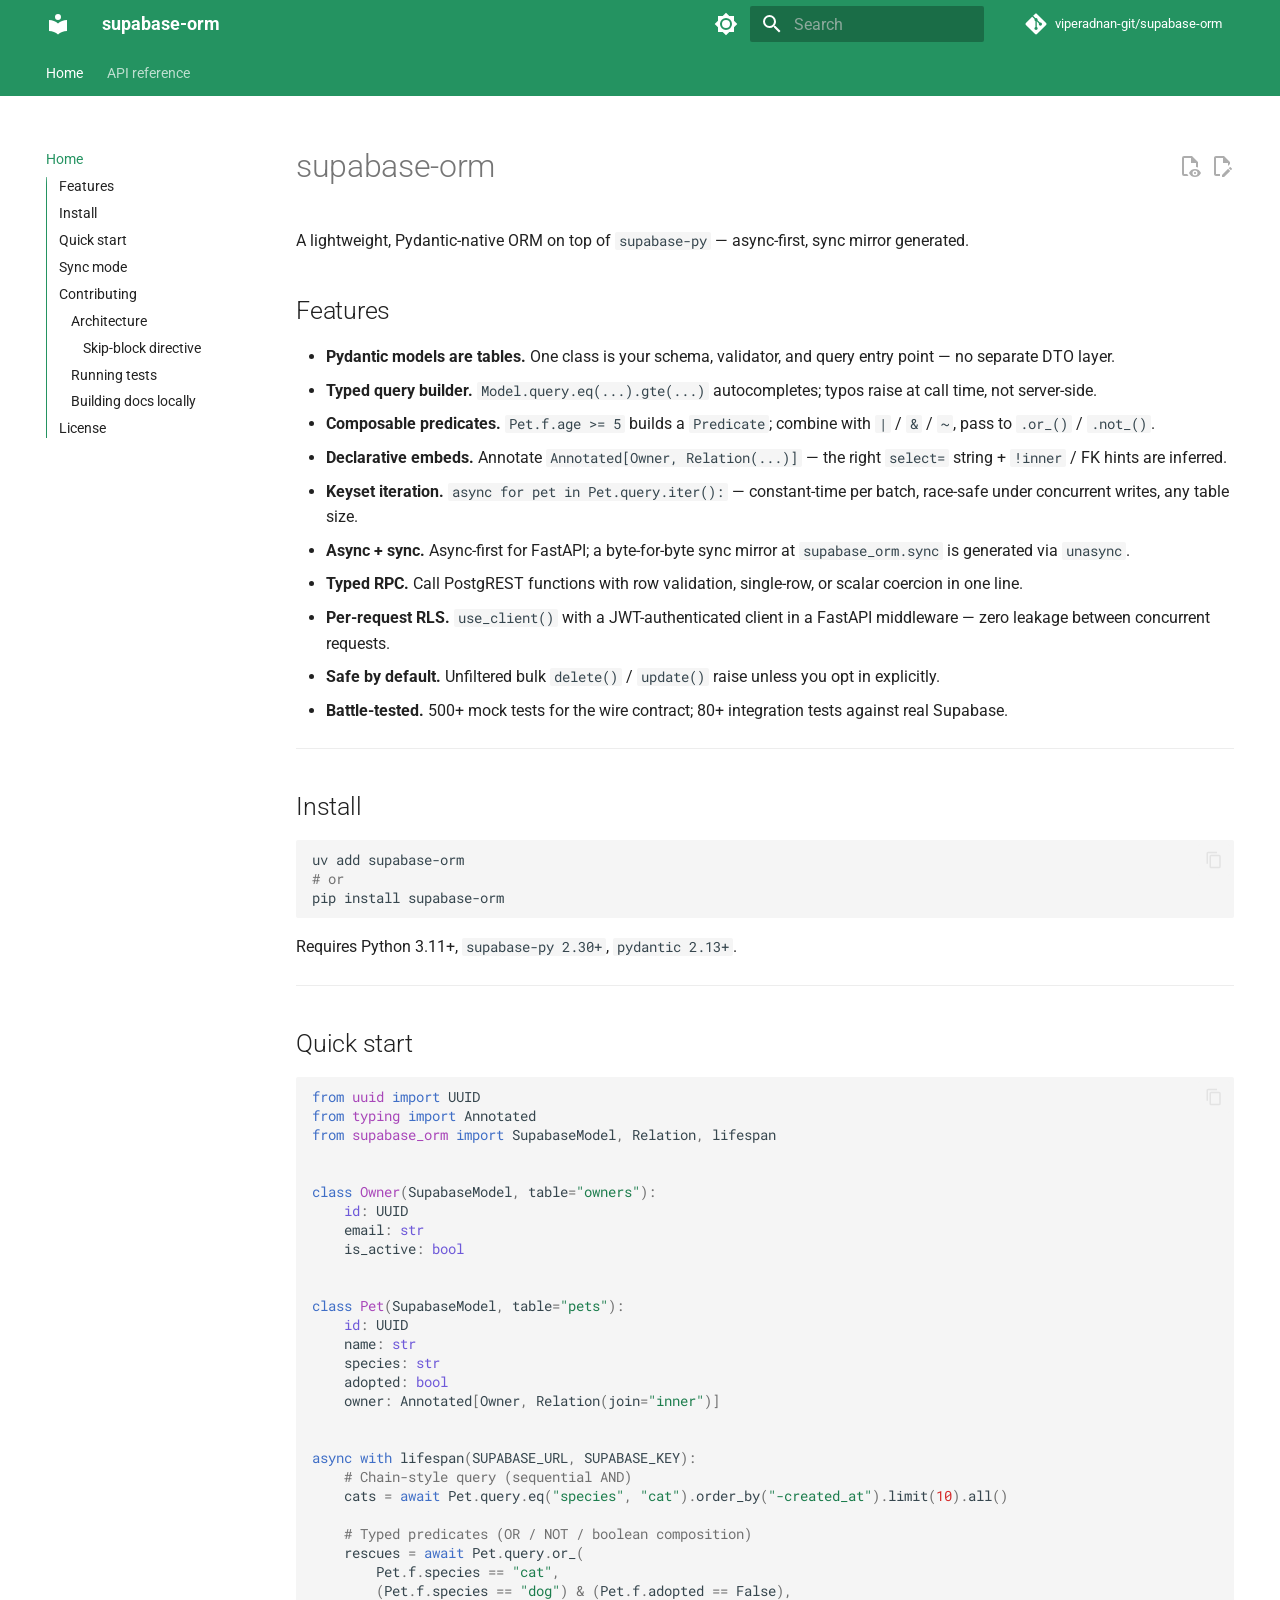
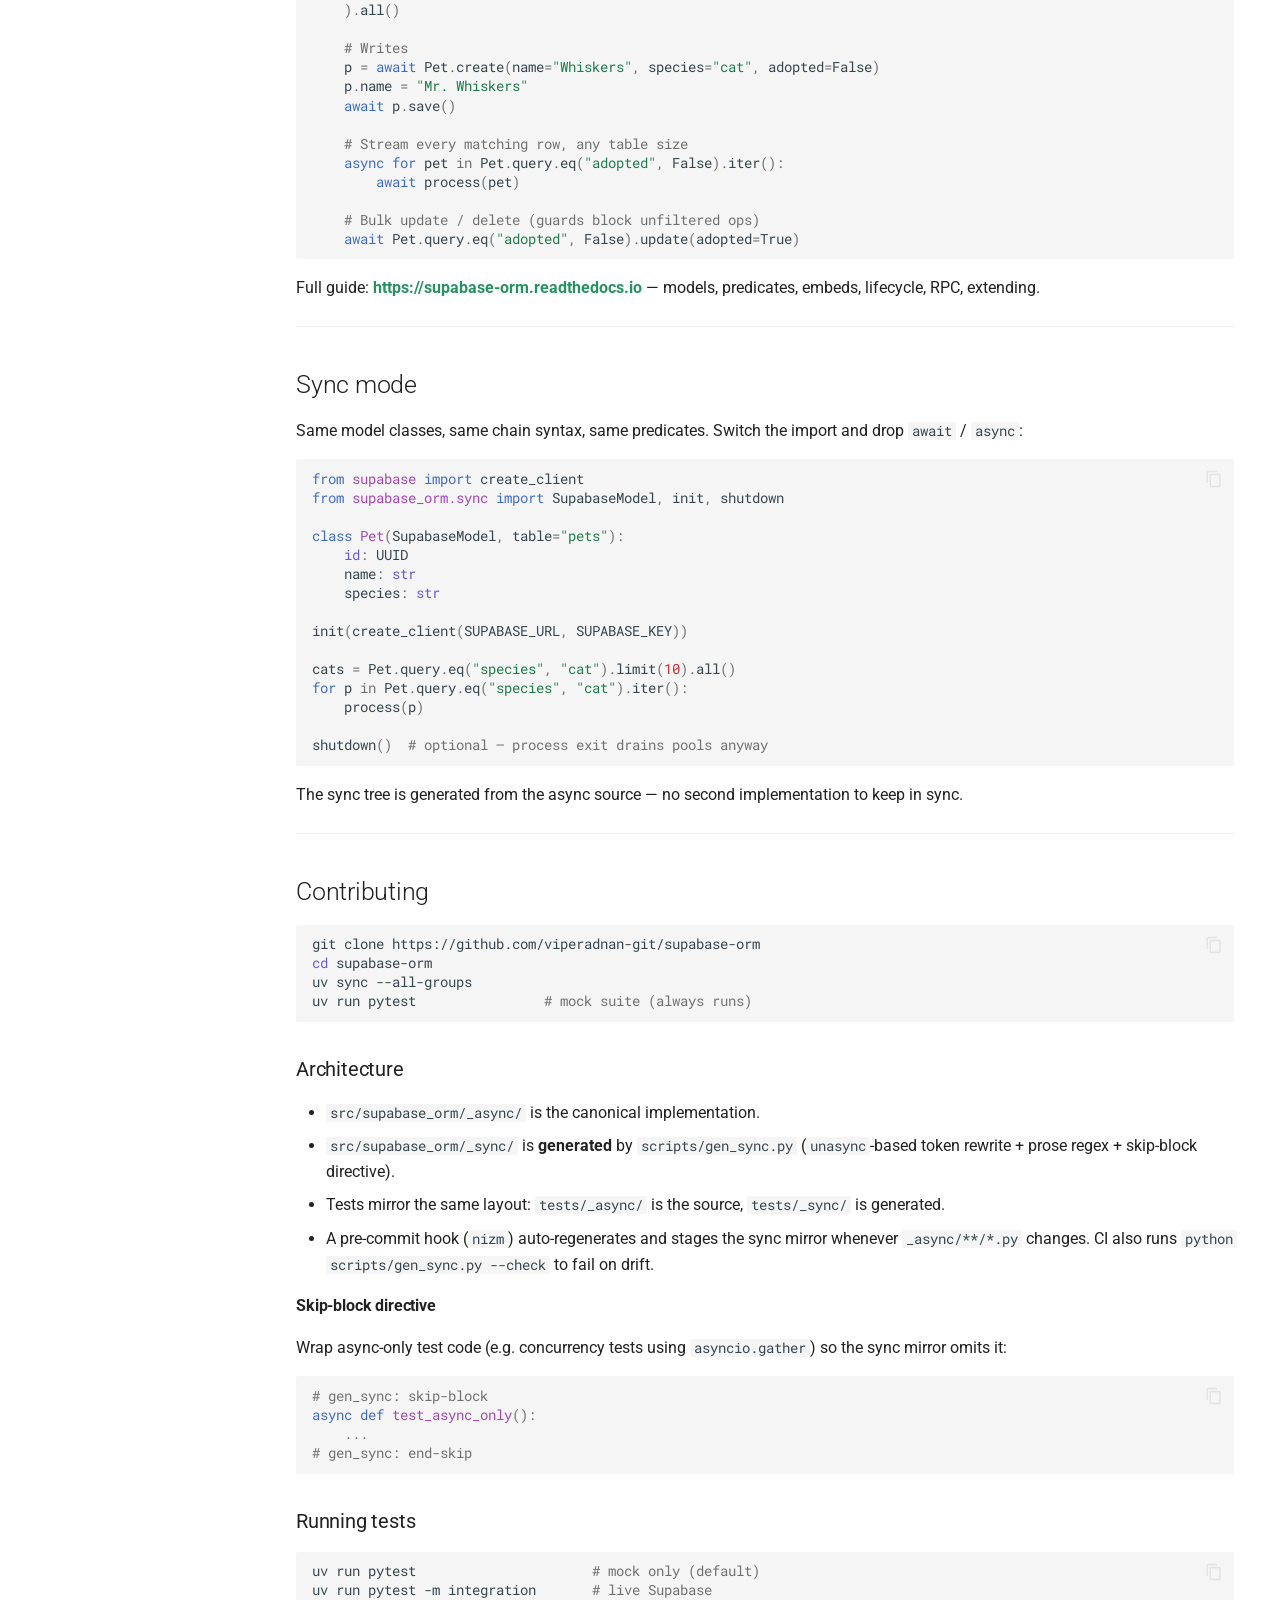
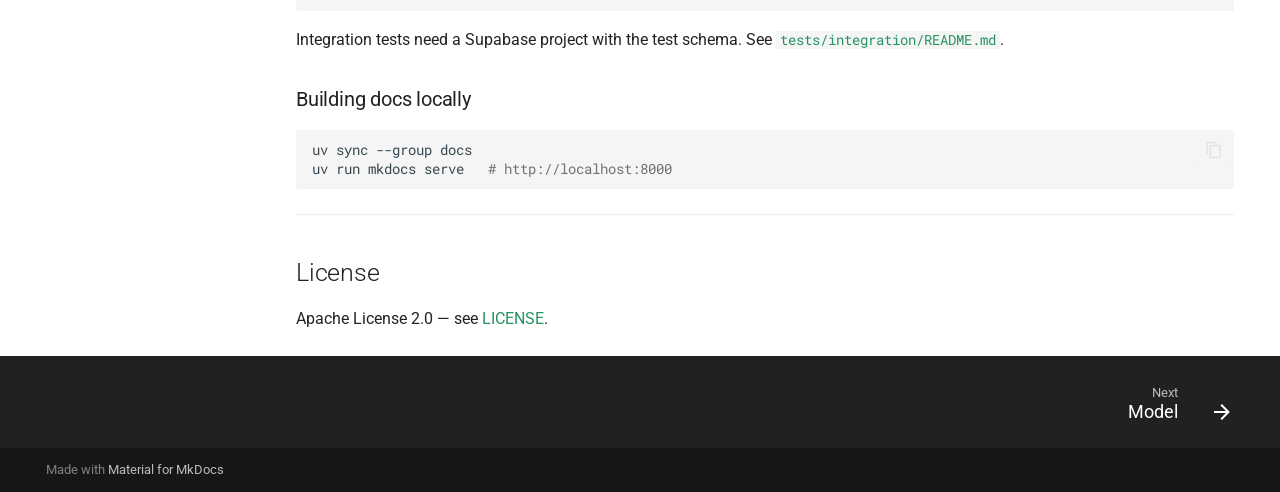
<file: index.html>
<!doctype html>
<html lang="en" class="no-js">
  <head>
    
      <meta charset="utf-8">
      <meta name="viewport" content="width=device-width,initial-scale=1">
      
        <meta name="description" content="Lightweight async ORM on top of supabase-py with Pydantic validation.">
      
      
      
        <link rel="canonical" href="https://viperadnan-git.github.io/supabase-orm/">
      
      
      
        <link rel="next" href="api/model/">
      
      
        
      
      
      <link rel="icon" href="assets/images/favicon.png">
      <meta name="generator" content="mkdocs-1.6.1, mkdocs-material-9.7.6">
    
    
      
        <title>supabase-orm</title>
      
    
    
      <link rel="stylesheet" href="assets/stylesheets/main.484c7ddc.min.css">
      
        
        <link rel="stylesheet" href="assets/stylesheets/palette.ab4e12ef.min.css">
      
      


    
    
      
    
    
      
        
        
        <link rel="preconnect" href="https://fonts.gstatic.com" crossorigin>
        <link rel="stylesheet" href="https://fonts.googleapis.com/css?family=Roboto:300,300i,400,400i,700,700i%7CRoboto+Mono:400,400i,700,700i&display=fallback">
        <style>:root{--md-text-font:"Roboto";--md-code-font:"Roboto Mono"}</style>
      
    
    
      <link rel="stylesheet" href="assets/_mkdocstrings.css">
    
      <link rel="stylesheet" href="stylesheets/extra.css">
    
    <script>__md_scope=new URL(".",location),__md_hash=e=>[...e].reduce(((e,_)=>(e<<5)-e+_.charCodeAt(0)),0),__md_get=(e,_=localStorage,t=__md_scope)=>JSON.parse(_.getItem(t.pathname+"."+e)),__md_set=(e,_,t=localStorage,a=__md_scope)=>{try{t.setItem(a.pathname+"."+e,JSON.stringify(_))}catch(e){}}</script>
    
      

    
    
  </head>
  
  
    
    
      
    
    
    
    
    <body dir="ltr" data-md-color-scheme="default" data-md-color-primary="custom" data-md-color-accent="custom">
  
    
    <input class="md-toggle" data-md-toggle="drawer" type="checkbox" id="__drawer" autocomplete="off">
    <input class="md-toggle" data-md-toggle="search" type="checkbox" id="__search" autocomplete="off">
    <label class="md-overlay" for="__drawer"></label>
    <div data-md-component="skip">
      
        
        <a href="#supabase-orm" class="md-skip">
          Skip to content
        </a>
      
    </div>
    <div data-md-component="announce">
      
    </div>
    
    
      

<header class="md-header" data-md-component="header">
  <nav class="md-header__inner md-grid" aria-label="Header">
    <a href="." title="supabase-orm" class="md-header__button md-logo" aria-label="supabase-orm" data-md-component="logo">
      
  
  <svg xmlns="http://www.w3.org/2000/svg" viewBox="0 0 24 24"><path d="M12 8a3 3 0 0 0 3-3 3 3 0 0 0-3-3 3 3 0 0 0-3 3 3 3 0 0 0 3 3m0 3.54C9.64 9.35 6.5 8 3 8v11c3.5 0 6.64 1.35 9 3.54 2.36-2.19 5.5-3.54 9-3.54V8c-3.5 0-6.64 1.35-9 3.54"/></svg>

    </a>
    <label class="md-header__button md-icon" for="__drawer">
      
      <svg xmlns="http://www.w3.org/2000/svg" viewBox="0 0 24 24"><path d="M3 6h18v2H3zm0 5h18v2H3zm0 5h18v2H3z"/></svg>
    </label>
    <div class="md-header__title" data-md-component="header-title">
      <div class="md-header__ellipsis">
        <div class="md-header__topic">
          <span class="md-ellipsis">
            supabase-orm
          </span>
        </div>
        <div class="md-header__topic" data-md-component="header-topic">
          <span class="md-ellipsis">
            
              Home
            
          </span>
        </div>
      </div>
    </div>
    
      
        <form class="md-header__option" data-md-component="palette">
  
    
    
    
    <input class="md-option" data-md-color-media="(prefers-color-scheme: light)" data-md-color-scheme="default" data-md-color-primary="custom" data-md-color-accent="custom"  aria-label="Switch to dark mode"  type="radio" name="__palette" id="__palette_0">
    
      <label class="md-header__button md-icon" title="Switch to dark mode" for="__palette_1" hidden>
        <svg xmlns="http://www.w3.org/2000/svg" viewBox="0 0 24 24"><path d="M12 8a4 4 0 0 0-4 4 4 4 0 0 0 4 4 4 4 0 0 0 4-4 4 4 0 0 0-4-4m0 10a6 6 0 0 1-6-6 6 6 0 0 1 6-6 6 6 0 0 1 6 6 6 6 0 0 1-6 6m8-9.31V4h-4.69L12 .69 8.69 4H4v4.69L.69 12 4 15.31V20h4.69L12 23.31 15.31 20H20v-4.69L23.31 12z"/></svg>
      </label>
    
  
    
    
    
    <input class="md-option" data-md-color-media="(prefers-color-scheme: dark)" data-md-color-scheme="slate" data-md-color-primary="custom" data-md-color-accent="custom"  aria-label="Switch to light mode"  type="radio" name="__palette" id="__palette_1">
    
      <label class="md-header__button md-icon" title="Switch to light mode" for="__palette_0" hidden>
        <svg xmlns="http://www.w3.org/2000/svg" viewBox="0 0 24 24"><path d="M12 18c-.89 0-1.74-.2-2.5-.55C11.56 16.5 13 14.42 13 12s-1.44-4.5-3.5-5.45C10.26 6.2 11.11 6 12 6a6 6 0 0 1 6 6 6 6 0 0 1-6 6m8-9.31V4h-4.69L12 .69 8.69 4H4v4.69L.69 12 4 15.31V20h4.69L12 23.31 15.31 20H20v-4.69L23.31 12z"/></svg>
      </label>
    
  
</form>
      
    
    
      <script>var palette=__md_get("__palette");if(palette&&palette.color){if("(prefers-color-scheme)"===palette.color.media){var media=matchMedia("(prefers-color-scheme: light)"),input=document.querySelector(media.matches?"[data-md-color-media='(prefers-color-scheme: light)']":"[data-md-color-media='(prefers-color-scheme: dark)']");palette.color.media=input.getAttribute("data-md-color-media"),palette.color.scheme=input.getAttribute("data-md-color-scheme"),palette.color.primary=input.getAttribute("data-md-color-primary"),palette.color.accent=input.getAttribute("data-md-color-accent")}for(var[key,value]of Object.entries(palette.color))document.body.setAttribute("data-md-color-"+key,value)}</script>
    
    
    
      
      
        <label class="md-header__button md-icon" for="__search">
          
          <svg xmlns="http://www.w3.org/2000/svg" viewBox="0 0 24 24"><path d="M9.5 3A6.5 6.5 0 0 1 16 9.5c0 1.61-.59 3.09-1.56 4.23l.27.27h.79l5 5-1.5 1.5-5-5v-.79l-.27-.27A6.52 6.52 0 0 1 9.5 16 6.5 6.5 0 0 1 3 9.5 6.5 6.5 0 0 1 9.5 3m0 2C7 5 5 7 5 9.5S7 14 9.5 14 14 12 14 9.5 12 5 9.5 5"/></svg>
        </label>
        <div class="md-search" data-md-component="search" role="dialog">
  <label class="md-search__overlay" for="__search"></label>
  <div class="md-search__inner" role="search">
    <form class="md-search__form" name="search">
      <input type="text" class="md-search__input" name="query" aria-label="Search" placeholder="Search" autocapitalize="off" autocorrect="off" autocomplete="off" spellcheck="false" data-md-component="search-query" required>
      <label class="md-search__icon md-icon" for="__search">
        
        <svg xmlns="http://www.w3.org/2000/svg" viewBox="0 0 24 24"><path d="M9.5 3A6.5 6.5 0 0 1 16 9.5c0 1.61-.59 3.09-1.56 4.23l.27.27h.79l5 5-1.5 1.5-5-5v-.79l-.27-.27A6.52 6.52 0 0 1 9.5 16 6.5 6.5 0 0 1 3 9.5 6.5 6.5 0 0 1 9.5 3m0 2C7 5 5 7 5 9.5S7 14 9.5 14 14 12 14 9.5 12 5 9.5 5"/></svg>
        
        <svg xmlns="http://www.w3.org/2000/svg" viewBox="0 0 24 24"><path d="M20 11v2H8l5.5 5.5-1.42 1.42L4.16 12l7.92-7.92L13.5 5.5 8 11z"/></svg>
      </label>
      <nav class="md-search__options" aria-label="Search">
        
        <button type="reset" class="md-search__icon md-icon" title="Clear" aria-label="Clear" tabindex="-1">
          
          <svg xmlns="http://www.w3.org/2000/svg" viewBox="0 0 24 24"><path d="M19 6.41 17.59 5 12 10.59 6.41 5 5 6.41 10.59 12 5 17.59 6.41 19 12 13.41 17.59 19 19 17.59 13.41 12z"/></svg>
        </button>
      </nav>
      
        <div class="md-search__suggest" data-md-component="search-suggest"></div>
      
    </form>
    <div class="md-search__output">
      <div class="md-search__scrollwrap" tabindex="0" data-md-scrollfix>
        <div class="md-search-result" data-md-component="search-result">
          <div class="md-search-result__meta">
            Initializing search
          </div>
          <ol class="md-search-result__list" role="presentation"></ol>
        </div>
      </div>
    </div>
  </div>
</div>
      
    
    
      <div class="md-header__source">
        <a href="https://github.com/viperadnan-git/supabase-orm" title="Go to repository" class="md-source" data-md-component="source">
  <div class="md-source__icon md-icon">
    
    <svg xmlns="http://www.w3.org/2000/svg" viewBox="0 0 448 512"><!--! Font Awesome Free 7.1.0 by @fontawesome - https://fontawesome.com License - https://fontawesome.com/license/free (Icons: CC BY 4.0, Fonts: SIL OFL 1.1, Code: MIT License) Copyright 2025 Fonticons, Inc.--><path d="M439.6 236.1 244 40.5c-5.4-5.5-12.8-8.5-20.4-8.5s-15 3-20.4 8.4L162.5 81l51.5 51.5c27.1-9.1 52.7 16.8 43.4 43.7l49.7 49.7c34.2-11.8 61.2 31 35.5 56.7-26.5 26.5-70.2-2.9-56-37.3L240.3 199v121.9c25.3 12.5 22.3 41.8 9.1 55-6.4 6.4-15.2 10.1-24.3 10.1s-17.8-3.6-24.3-10.1c-17.6-17.6-11.1-46.9 11.2-56v-123c-20.8-8.5-24.6-30.7-18.6-45L142.6 101 8.5 235.1C3 240.6 0 247.9 0 255.5s3 15 8.5 20.4l195.6 195.7c5.4 5.4 12.7 8.4 20.4 8.4s15-3 20.4-8.4l194.7-194.7c5.4-5.4 8.4-12.8 8.4-20.4s-3-15-8.4-20.4"/></svg>
  </div>
  <div class="md-source__repository">
    viperadnan-git/supabase-orm
  </div>
</a>
      </div>
    
  </nav>
  
</header>
    
    <div class="md-container" data-md-component="container">
      
      
        
          
            
<nav class="md-tabs" aria-label="Tabs" data-md-component="tabs">
  <div class="md-grid">
    <ul class="md-tabs__list">
      
        
  
  
  
    
  
  
    <li class="md-tabs__item md-tabs__item--active">
      <a href="." class="md-tabs__link">
        
  
  
    
  
  Home

      </a>
    </li>
  

      
        
  
  
  
  
    
    
      <li class="md-tabs__item">
        <a href="api/model/" class="md-tabs__link">
          
  
  
    
  
  API reference

        </a>
      </li>
    
  

      
    </ul>
  </div>
</nav>
          
        
      
      <main class="md-main" data-md-component="main">
        <div class="md-main__inner md-grid">
          
            
              
              <div class="md-sidebar md-sidebar--primary" data-md-component="sidebar" data-md-type="navigation" >
                <div class="md-sidebar__scrollwrap">
                  <div class="md-sidebar__inner">
                    


  


  

<nav class="md-nav md-nav--primary md-nav--lifted md-nav--integrated" aria-label="Navigation" data-md-level="0">
  <label class="md-nav__title" for="__drawer">
    <a href="." title="supabase-orm" class="md-nav__button md-logo" aria-label="supabase-orm" data-md-component="logo">
      
  
  <svg xmlns="http://www.w3.org/2000/svg" viewBox="0 0 24 24"><path d="M12 8a3 3 0 0 0 3-3 3 3 0 0 0-3-3 3 3 0 0 0-3 3 3 3 0 0 0 3 3m0 3.54C9.64 9.35 6.5 8 3 8v11c3.5 0 6.64 1.35 9 3.54 2.36-2.19 5.5-3.54 9-3.54V8c-3.5 0-6.64 1.35-9 3.54"/></svg>

    </a>
    supabase-orm
  </label>
  
    <div class="md-nav__source">
      <a href="https://github.com/viperadnan-git/supabase-orm" title="Go to repository" class="md-source" data-md-component="source">
  <div class="md-source__icon md-icon">
    
    <svg xmlns="http://www.w3.org/2000/svg" viewBox="0 0 448 512"><!--! Font Awesome Free 7.1.0 by @fontawesome - https://fontawesome.com License - https://fontawesome.com/license/free (Icons: CC BY 4.0, Fonts: SIL OFL 1.1, Code: MIT License) Copyright 2025 Fonticons, Inc.--><path d="M439.6 236.1 244 40.5c-5.4-5.5-12.8-8.5-20.4-8.5s-15 3-20.4 8.4L162.5 81l51.5 51.5c27.1-9.1 52.7 16.8 43.4 43.7l49.7 49.7c34.2-11.8 61.2 31 35.5 56.7-26.5 26.5-70.2-2.9-56-37.3L240.3 199v121.9c25.3 12.5 22.3 41.8 9.1 55-6.4 6.4-15.2 10.1-24.3 10.1s-17.8-3.6-24.3-10.1c-17.6-17.6-11.1-46.9 11.2-56v-123c-20.8-8.5-24.6-30.7-18.6-45L142.6 101 8.5 235.1C3 240.6 0 247.9 0 255.5s3 15 8.5 20.4l195.6 195.7c5.4 5.4 12.7 8.4 20.4 8.4s15-3 20.4-8.4l194.7-194.7c5.4-5.4 8.4-12.8 8.4-20.4s-3-15-8.4-20.4"/></svg>
  </div>
  <div class="md-source__repository">
    viperadnan-git/supabase-orm
  </div>
</a>
    </div>
  
  <ul class="md-nav__list" data-md-scrollfix>
    
      
      
  
  
    
  
  
  
    <li class="md-nav__item md-nav__item--active">
      
      <input class="md-nav__toggle md-toggle" type="checkbox" id="__toc">
      
      
        
      
      
        <label class="md-nav__link md-nav__link--active" for="__toc">
          
  
  
  <span class="md-ellipsis">
    
  
    Home
  

    
  </span>
  
  

          <span class="md-nav__icon md-icon"></span>
        </label>
      
      <a href="." class="md-nav__link md-nav__link--active">
        
  
  
  <span class="md-ellipsis">
    
  
    Home
  

    
  </span>
  
  

      </a>
      
        

<nav class="md-nav md-nav--secondary" aria-label="Table of contents">
  
  
  
    
  
  
    <label class="md-nav__title" for="__toc">
      <span class="md-nav__icon md-icon"></span>
      Table of contents
    </label>
    <ul class="md-nav__list" data-md-component="toc" data-md-scrollfix>
      
        <li class="md-nav__item">
  <a href="#features" class="md-nav__link">
    <span class="md-ellipsis">
      
        Features
      
    </span>
  </a>
  
</li>
      
        <li class="md-nav__item">
  <a href="#install" class="md-nav__link">
    <span class="md-ellipsis">
      
        Install
      
    </span>
  </a>
  
</li>
      
        <li class="md-nav__item">
  <a href="#quick-start" class="md-nav__link">
    <span class="md-ellipsis">
      
        Quick start
      
    </span>
  </a>
  
</li>
      
        <li class="md-nav__item">
  <a href="#sync-mode" class="md-nav__link">
    <span class="md-ellipsis">
      
        Sync mode
      
    </span>
  </a>
  
</li>
      
        <li class="md-nav__item">
  <a href="#contributing" class="md-nav__link">
    <span class="md-ellipsis">
      
        Contributing
      
    </span>
  </a>
  
    <nav class="md-nav" aria-label="Contributing">
      <ul class="md-nav__list">
        
          <li class="md-nav__item">
  <a href="#architecture" class="md-nav__link">
    <span class="md-ellipsis">
      
        Architecture
      
    </span>
  </a>
  
    <nav class="md-nav" aria-label="Architecture">
      <ul class="md-nav__list">
        
          <li class="md-nav__item">
  <a href="#skip-block-directive" class="md-nav__link">
    <span class="md-ellipsis">
      
        Skip-block directive
      
    </span>
  </a>
  
</li>
        
      </ul>
    </nav>
  
</li>
        
          <li class="md-nav__item">
  <a href="#running-tests" class="md-nav__link">
    <span class="md-ellipsis">
      
        Running tests
      
    </span>
  </a>
  
</li>
        
          <li class="md-nav__item">
  <a href="#building-docs-locally" class="md-nav__link">
    <span class="md-ellipsis">
      
        Building docs locally
      
    </span>
  </a>
  
</li>
        
      </ul>
    </nav>
  
</li>
      
        <li class="md-nav__item">
  <a href="#license" class="md-nav__link">
    <span class="md-ellipsis">
      
        License
      
    </span>
  </a>
  
</li>
      
    </ul>
  
</nav>
      
    </li>
  

    
      
      
  
  
  
  
    
    
      
        
      
        
      
        
      
        
      
        
      
        
      
        
      
        
      
        
      
    
    
    
      
      
        
      
    
    
    <li class="md-nav__item md-nav__item--nested">
      
        
        
          
        
        <input class="md-nav__toggle md-toggle md-toggle--indeterminate" type="checkbox" id="__nav_2" >
        
          
          <label class="md-nav__link" for="__nav_2" id="__nav_2_label" tabindex="0">
            
  
  
  <span class="md-ellipsis">
    
  
    API reference
  

    
  </span>
  
  

            <span class="md-nav__icon md-icon"></span>
          </label>
        
        <nav class="md-nav" data-md-level="1" aria-labelledby="__nav_2_label" aria-expanded="false">
          <label class="md-nav__title" for="__nav_2">
            <span class="md-nav__icon md-icon"></span>
            
  
    API reference
  

          </label>
          <ul class="md-nav__list" data-md-scrollfix>
            
              
                
  
  
  
  
    <li class="md-nav__item">
      <a href="api/model/" class="md-nav__link">
        
  
  
  <span class="md-ellipsis">
    
  
    Model
  

    
  </span>
  
  

      </a>
    </li>
  

              
            
              
                
  
  
  
  
    <li class="md-nav__item">
      <a href="api/query/" class="md-nav__link">
        
  
  
  <span class="md-ellipsis">
    
  
    QueryBuilder
  

    
  </span>
  
  

      </a>
    </li>
  

              
            
              
                
  
  
  
  
    <li class="md-nav__item">
      <a href="api/relations/" class="md-nav__link">
        
  
  
  <span class="md-ellipsis">
    
  
    Relations & embeds
  

    
  </span>
  
  

      </a>
    </li>
  

              
            
              
                
  
  
  
  
    <li class="md-nav__item">
      <a href="api/predicates/" class="md-nav__link">
        
  
  
  <span class="md-ellipsis">
    
  
    Predicates
  

    
  </span>
  
  

      </a>
    </li>
  

              
            
              
                
  
  
  
  
    <li class="md-nav__item">
      <a href="api/rpc/" class="md-nav__link">
        
  
  
  <span class="md-ellipsis">
    
  
    RPC
  

    
  </span>
  
  

      </a>
    </li>
  

              
            
              
                
  
  
  
  
    <li class="md-nav__item">
      <a href="api/client/" class="md-nav__link">
        
  
  
  <span class="md-ellipsis">
    
  
    Client lifecycle
  

    
  </span>
  
  

      </a>
    </li>
  

              
            
              
                
  
  
  
  
    <li class="md-nav__item">
      <a href="api/extending/" class="md-nav__link">
        
  
  
  <span class="md-ellipsis">
    
  
    Extending
  

    
  </span>
  
  

      </a>
    </li>
  

              
            
              
                
  
  
  
  
    <li class="md-nav__item">
      <a href="api/debug/" class="md-nav__link">
        
  
  
  <span class="md-ellipsis">
    
  
    Debugging
  

    
  </span>
  
  

      </a>
    </li>
  

              
            
              
                
  
  
  
  
    <li class="md-nav__item">
      <a href="api/exceptions/" class="md-nav__link">
        
  
  
  <span class="md-ellipsis">
    
  
    Exceptions
  

    
  </span>
  
  

      </a>
    </li>
  

              
            
          </ul>
        </nav>
      
    </li>
  

    
  </ul>
</nav>
                  </div>
                </div>
              </div>
            
            
          
          
            <div class="md-content" data-md-component="content">
              
              <article class="md-content__inner md-typeset">
                
                  


  
    <a href="https://github.com/viperadnan-git/supabase-orm/edit/main/docs/index.md" title="Edit this page" class="md-content__button md-icon" rel="edit">
      
      <svg xmlns="http://www.w3.org/2000/svg" viewBox="0 0 24 24"><path d="M10 20H6V4h7v5h5v3.1l2-2V8l-6-6H6c-1.1 0-2 .9-2 2v16c0 1.1.9 2 2 2h4zm10.2-7c.1 0 .3.1.4.2l1.3 1.3c.2.2.2.6 0 .8l-1 1-2.1-2.1 1-1c.1-.1.2-.2.4-.2m0 3.9L14.1 23H12v-2.1l6.1-6.1z"/></svg>
    </a>
  
  
    
      
    
    <a href="https://github.com/viperadnan-git/supabase-orm/raw/main/docs/index.md" title="View source of this page" class="md-content__button md-icon">
      
      <svg xmlns="http://www.w3.org/2000/svg" viewBox="0 0 24 24"><path d="M17 18c.56 0 1 .44 1 1s-.44 1-1 1-1-.44-1-1 .44-1 1-1m0-3c-2.73 0-5.06 1.66-6 4 .94 2.34 3.27 4 6 4s5.06-1.66 6-4c-.94-2.34-3.27-4-6-4m0 6.5a2.5 2.5 0 0 1-2.5-2.5 2.5 2.5 0 0 1 2.5-2.5 2.5 2.5 0 0 1 2.5 2.5 2.5 2.5 0 0 1-2.5 2.5M9.27 20H6V4h7v5h5v4.07c.7.08 1.36.25 2 .49V8l-6-6H6a2 2 0 0 0-2 2v16a2 2 0 0 0 2 2h4.5a8.2 8.2 0 0 1-1.23-2"/></svg>
    </a>
  


<h1 id="supabase-orm">supabase-orm<a class="headerlink" href="#supabase-orm" title="Permanent link">&para;</a></h1>
<p>A lightweight, Pydantic-native ORM on top of <code>supabase-py</code> — async-first, sync mirror generated.</p>
<h2 id="features">Features<a class="headerlink" href="#features" title="Permanent link">&para;</a></h2>
<ul>
<li><strong>Pydantic models are tables.</strong> One class is your schema, validator, and query entry point — no separate DTO layer.</li>
<li><strong>Typed query builder.</strong> <code>Model.query.eq(...).gte(...)</code> autocompletes; typos raise at call time, not server-side.</li>
<li><strong>Composable predicates.</strong> <code>Pet.f.age &gt;= 5</code> builds a <code>Predicate</code>; combine with <code>|</code> / <code>&amp;</code> / <code>~</code>, pass to <code>.or_()</code> / <code>.not_()</code>.</li>
<li><strong>Declarative embeds.</strong> Annotate <code>Annotated[Owner, Relation(...)]</code> — the right <code>select=</code> string + <code>!inner</code> / FK hints are inferred.</li>
<li><strong>Keyset iteration.</strong> <code>async for pet in Pet.query.iter():</code> — constant-time per batch, race-safe under concurrent writes, any table size.</li>
<li><strong>Async + sync.</strong> Async-first for FastAPI; a byte-for-byte sync mirror at <code>supabase_orm.sync</code> is generated via <code>unasync</code>.</li>
<li><strong>Typed RPC.</strong> Call PostgREST functions with row validation, single-row, or scalar coercion in one line.</li>
<li><strong>Per-request RLS.</strong> <code>use_client()</code> with a JWT-authenticated client in a FastAPI middleware — zero leakage between concurrent requests.</li>
<li><strong>Safe by default.</strong> Unfiltered bulk <code>delete()</code> / <code>update()</code> raise unless you opt in explicitly.</li>
<li><strong>Battle-tested.</strong> 500+ mock tests for the wire contract; 80+ integration tests against real Supabase.</li>
</ul>
<hr />
<h2 id="install">Install<a class="headerlink" href="#install" title="Permanent link">&para;</a></h2>
<div class="language-bash highlight"><pre><span></span><code><span id="__span-0-1"><a id="__codelineno-0-1" name="__codelineno-0-1" href="#__codelineno-0-1"></a>uv<span class="w"> </span>add<span class="w"> </span>supabase-orm
</span><span id="__span-0-2"><a id="__codelineno-0-2" name="__codelineno-0-2" href="#__codelineno-0-2"></a><span class="c1"># or</span>
</span><span id="__span-0-3"><a id="__codelineno-0-3" name="__codelineno-0-3" href="#__codelineno-0-3"></a>pip<span class="w"> </span>install<span class="w"> </span>supabase-orm
</span></code></pre></div>
<p>Requires Python 3.11+, <code>supabase-py 2.30+</code>, <code>pydantic 2.13+</code>.</p>
<hr />
<h2 id="quick-start">Quick start<a class="headerlink" href="#quick-start" title="Permanent link">&para;</a></h2>
<div class="language-python highlight"><pre><span></span><code><span id="__span-1-1"><a id="__codelineno-1-1" name="__codelineno-1-1" href="#__codelineno-1-1"></a><span class="kn">from</span><span class="w"> </span><span class="nn">uuid</span><span class="w"> </span><span class="kn">import</span> <span class="n">UUID</span>
</span><span id="__span-1-2"><a id="__codelineno-1-2" name="__codelineno-1-2" href="#__codelineno-1-2"></a><span class="kn">from</span><span class="w"> </span><span class="nn">typing</span><span class="w"> </span><span class="kn">import</span> <span class="n">Annotated</span>
</span><span id="__span-1-3"><a id="__codelineno-1-3" name="__codelineno-1-3" href="#__codelineno-1-3"></a><span class="kn">from</span><span class="w"> </span><span class="nn">supabase_orm</span><span class="w"> </span><span class="kn">import</span> <span class="n">SupabaseModel</span><span class="p">,</span> <span class="n">Relation</span><span class="p">,</span> <span class="n">lifespan</span>
</span><span id="__span-1-4"><a id="__codelineno-1-4" name="__codelineno-1-4" href="#__codelineno-1-4"></a>
</span><span id="__span-1-5"><a id="__codelineno-1-5" name="__codelineno-1-5" href="#__codelineno-1-5"></a>
</span><span id="__span-1-6"><a id="__codelineno-1-6" name="__codelineno-1-6" href="#__codelineno-1-6"></a><span class="k">class</span><span class="w"> </span><span class="nc">Owner</span><span class="p">(</span><span class="n">SupabaseModel</span><span class="p">,</span> <span class="n">table</span><span class="o">=</span><span class="s2">&quot;owners&quot;</span><span class="p">):</span>
</span><span id="__span-1-7"><a id="__codelineno-1-7" name="__codelineno-1-7" href="#__codelineno-1-7"></a>    <span class="nb">id</span><span class="p">:</span> <span class="n">UUID</span>
</span><span id="__span-1-8"><a id="__codelineno-1-8" name="__codelineno-1-8" href="#__codelineno-1-8"></a>    <span class="n">email</span><span class="p">:</span> <span class="nb">str</span>
</span><span id="__span-1-9"><a id="__codelineno-1-9" name="__codelineno-1-9" href="#__codelineno-1-9"></a>    <span class="n">is_active</span><span class="p">:</span> <span class="nb">bool</span>
</span><span id="__span-1-10"><a id="__codelineno-1-10" name="__codelineno-1-10" href="#__codelineno-1-10"></a>
</span><span id="__span-1-11"><a id="__codelineno-1-11" name="__codelineno-1-11" href="#__codelineno-1-11"></a>
</span><span id="__span-1-12"><a id="__codelineno-1-12" name="__codelineno-1-12" href="#__codelineno-1-12"></a><span class="k">class</span><span class="w"> </span><span class="nc">Pet</span><span class="p">(</span><span class="n">SupabaseModel</span><span class="p">,</span> <span class="n">table</span><span class="o">=</span><span class="s2">&quot;pets&quot;</span><span class="p">):</span>
</span><span id="__span-1-13"><a id="__codelineno-1-13" name="__codelineno-1-13" href="#__codelineno-1-13"></a>    <span class="nb">id</span><span class="p">:</span> <span class="n">UUID</span>
</span><span id="__span-1-14"><a id="__codelineno-1-14" name="__codelineno-1-14" href="#__codelineno-1-14"></a>    <span class="n">name</span><span class="p">:</span> <span class="nb">str</span>
</span><span id="__span-1-15"><a id="__codelineno-1-15" name="__codelineno-1-15" href="#__codelineno-1-15"></a>    <span class="n">species</span><span class="p">:</span> <span class="nb">str</span>
</span><span id="__span-1-16"><a id="__codelineno-1-16" name="__codelineno-1-16" href="#__codelineno-1-16"></a>    <span class="n">adopted</span><span class="p">:</span> <span class="nb">bool</span>
</span><span id="__span-1-17"><a id="__codelineno-1-17" name="__codelineno-1-17" href="#__codelineno-1-17"></a>    <span class="n">owner</span><span class="p">:</span> <span class="n">Annotated</span><span class="p">[</span><span class="n">Owner</span><span class="p">,</span> <span class="n">Relation</span><span class="p">(</span><span class="n">join</span><span class="o">=</span><span class="s2">&quot;inner&quot;</span><span class="p">)]</span>
</span><span id="__span-1-18"><a id="__codelineno-1-18" name="__codelineno-1-18" href="#__codelineno-1-18"></a>
</span><span id="__span-1-19"><a id="__codelineno-1-19" name="__codelineno-1-19" href="#__codelineno-1-19"></a>
</span><span id="__span-1-20"><a id="__codelineno-1-20" name="__codelineno-1-20" href="#__codelineno-1-20"></a><span class="k">async</span> <span class="k">with</span> <span class="n">lifespan</span><span class="p">(</span><span class="n">SUPABASE_URL</span><span class="p">,</span> <span class="n">SUPABASE_KEY</span><span class="p">):</span>
</span><span id="__span-1-21"><a id="__codelineno-1-21" name="__codelineno-1-21" href="#__codelineno-1-21"></a>    <span class="c1"># Chain-style query (sequential AND)</span>
</span><span id="__span-1-22"><a id="__codelineno-1-22" name="__codelineno-1-22" href="#__codelineno-1-22"></a>    <span class="n">cats</span> <span class="o">=</span> <span class="k">await</span> <span class="n">Pet</span><span class="o">.</span><span class="n">query</span><span class="o">.</span><span class="n">eq</span><span class="p">(</span><span class="s2">&quot;species&quot;</span><span class="p">,</span> <span class="s2">&quot;cat&quot;</span><span class="p">)</span><span class="o">.</span><span class="n">order_by</span><span class="p">(</span><span class="s2">&quot;-created_at&quot;</span><span class="p">)</span><span class="o">.</span><span class="n">limit</span><span class="p">(</span><span class="mi">10</span><span class="p">)</span><span class="o">.</span><span class="n">all</span><span class="p">()</span>
</span><span id="__span-1-23"><a id="__codelineno-1-23" name="__codelineno-1-23" href="#__codelineno-1-23"></a>
</span><span id="__span-1-24"><a id="__codelineno-1-24" name="__codelineno-1-24" href="#__codelineno-1-24"></a>    <span class="c1"># Typed predicates (OR / NOT / boolean composition)</span>
</span><span id="__span-1-25"><a id="__codelineno-1-25" name="__codelineno-1-25" href="#__codelineno-1-25"></a>    <span class="n">rescues</span> <span class="o">=</span> <span class="k">await</span> <span class="n">Pet</span><span class="o">.</span><span class="n">query</span><span class="o">.</span><span class="n">or_</span><span class="p">(</span>
</span><span id="__span-1-26"><a id="__codelineno-1-26" name="__codelineno-1-26" href="#__codelineno-1-26"></a>        <span class="n">Pet</span><span class="o">.</span><span class="n">f</span><span class="o">.</span><span class="n">species</span> <span class="o">==</span> <span class="s2">&quot;cat&quot;</span><span class="p">,</span>
</span><span id="__span-1-27"><a id="__codelineno-1-27" name="__codelineno-1-27" href="#__codelineno-1-27"></a>        <span class="p">(</span><span class="n">Pet</span><span class="o">.</span><span class="n">f</span><span class="o">.</span><span class="n">species</span> <span class="o">==</span> <span class="s2">&quot;dog&quot;</span><span class="p">)</span> <span class="o">&amp;</span> <span class="p">(</span><span class="n">Pet</span><span class="o">.</span><span class="n">f</span><span class="o">.</span><span class="n">adopted</span> <span class="o">==</span> <span class="kc">False</span><span class="p">),</span>
</span><span id="__span-1-28"><a id="__codelineno-1-28" name="__codelineno-1-28" href="#__codelineno-1-28"></a>    <span class="p">)</span><span class="o">.</span><span class="n">all</span><span class="p">()</span>
</span><span id="__span-1-29"><a id="__codelineno-1-29" name="__codelineno-1-29" href="#__codelineno-1-29"></a>
</span><span id="__span-1-30"><a id="__codelineno-1-30" name="__codelineno-1-30" href="#__codelineno-1-30"></a>    <span class="c1"># Writes</span>
</span><span id="__span-1-31"><a id="__codelineno-1-31" name="__codelineno-1-31" href="#__codelineno-1-31"></a>    <span class="n">p</span> <span class="o">=</span> <span class="k">await</span> <span class="n">Pet</span><span class="o">.</span><span class="n">create</span><span class="p">(</span><span class="n">name</span><span class="o">=</span><span class="s2">&quot;Whiskers&quot;</span><span class="p">,</span> <span class="n">species</span><span class="o">=</span><span class="s2">&quot;cat&quot;</span><span class="p">,</span> <span class="n">adopted</span><span class="o">=</span><span class="kc">False</span><span class="p">)</span>
</span><span id="__span-1-32"><a id="__codelineno-1-32" name="__codelineno-1-32" href="#__codelineno-1-32"></a>    <span class="n">p</span><span class="o">.</span><span class="n">name</span> <span class="o">=</span> <span class="s2">&quot;Mr. Whiskers&quot;</span>
</span><span id="__span-1-33"><a id="__codelineno-1-33" name="__codelineno-1-33" href="#__codelineno-1-33"></a>    <span class="k">await</span> <span class="n">p</span><span class="o">.</span><span class="n">save</span><span class="p">()</span>
</span><span id="__span-1-34"><a id="__codelineno-1-34" name="__codelineno-1-34" href="#__codelineno-1-34"></a>
</span><span id="__span-1-35"><a id="__codelineno-1-35" name="__codelineno-1-35" href="#__codelineno-1-35"></a>    <span class="c1"># Stream every matching row, any table size</span>
</span><span id="__span-1-36"><a id="__codelineno-1-36" name="__codelineno-1-36" href="#__codelineno-1-36"></a>    <span class="k">async</span> <span class="k">for</span> <span class="n">pet</span> <span class="ow">in</span> <span class="n">Pet</span><span class="o">.</span><span class="n">query</span><span class="o">.</span><span class="n">eq</span><span class="p">(</span><span class="s2">&quot;adopted&quot;</span><span class="p">,</span> <span class="kc">False</span><span class="p">)</span><span class="o">.</span><span class="n">iter</span><span class="p">():</span>
</span><span id="__span-1-37"><a id="__codelineno-1-37" name="__codelineno-1-37" href="#__codelineno-1-37"></a>        <span class="k">await</span> <span class="n">process</span><span class="p">(</span><span class="n">pet</span><span class="p">)</span>
</span><span id="__span-1-38"><a id="__codelineno-1-38" name="__codelineno-1-38" href="#__codelineno-1-38"></a>
</span><span id="__span-1-39"><a id="__codelineno-1-39" name="__codelineno-1-39" href="#__codelineno-1-39"></a>    <span class="c1"># Bulk update / delete (guards block unfiltered ops)</span>
</span><span id="__span-1-40"><a id="__codelineno-1-40" name="__codelineno-1-40" href="#__codelineno-1-40"></a>    <span class="k">await</span> <span class="n">Pet</span><span class="o">.</span><span class="n">query</span><span class="o">.</span><span class="n">eq</span><span class="p">(</span><span class="s2">&quot;adopted&quot;</span><span class="p">,</span> <span class="kc">False</span><span class="p">)</span><span class="o">.</span><span class="n">update</span><span class="p">(</span><span class="n">adopted</span><span class="o">=</span><span class="kc">True</span><span class="p">)</span>
</span></code></pre></div>
<p>Full guide: <strong><a href="https://supabase-orm.readthedocs.io">https://supabase-orm.readthedocs.io</a></strong> — models, predicates, embeds, lifecycle, RPC, extending.</p>
<hr />
<h2 id="sync-mode">Sync mode<a class="headerlink" href="#sync-mode" title="Permanent link">&para;</a></h2>
<p>Same model classes, same chain syntax, same predicates. Switch the import and drop <code>await</code> / <code>async</code>:</p>
<div class="language-python highlight"><pre><span></span><code><span id="__span-2-1"><a id="__codelineno-2-1" name="__codelineno-2-1" href="#__codelineno-2-1"></a><span class="kn">from</span><span class="w"> </span><span class="nn">supabase</span><span class="w"> </span><span class="kn">import</span> <span class="n">create_client</span>
</span><span id="__span-2-2"><a id="__codelineno-2-2" name="__codelineno-2-2" href="#__codelineno-2-2"></a><span class="kn">from</span><span class="w"> </span><span class="nn">supabase_orm.sync</span><span class="w"> </span><span class="kn">import</span> <span class="n">SupabaseModel</span><span class="p">,</span> <span class="n">init</span><span class="p">,</span> <span class="n">shutdown</span>
</span><span id="__span-2-3"><a id="__codelineno-2-3" name="__codelineno-2-3" href="#__codelineno-2-3"></a>
</span><span id="__span-2-4"><a id="__codelineno-2-4" name="__codelineno-2-4" href="#__codelineno-2-4"></a><span class="k">class</span><span class="w"> </span><span class="nc">Pet</span><span class="p">(</span><span class="n">SupabaseModel</span><span class="p">,</span> <span class="n">table</span><span class="o">=</span><span class="s2">&quot;pets&quot;</span><span class="p">):</span>
</span><span id="__span-2-5"><a id="__codelineno-2-5" name="__codelineno-2-5" href="#__codelineno-2-5"></a>    <span class="nb">id</span><span class="p">:</span> <span class="n">UUID</span>
</span><span id="__span-2-6"><a id="__codelineno-2-6" name="__codelineno-2-6" href="#__codelineno-2-6"></a>    <span class="n">name</span><span class="p">:</span> <span class="nb">str</span>
</span><span id="__span-2-7"><a id="__codelineno-2-7" name="__codelineno-2-7" href="#__codelineno-2-7"></a>    <span class="n">species</span><span class="p">:</span> <span class="nb">str</span>
</span><span id="__span-2-8"><a id="__codelineno-2-8" name="__codelineno-2-8" href="#__codelineno-2-8"></a>
</span><span id="__span-2-9"><a id="__codelineno-2-9" name="__codelineno-2-9" href="#__codelineno-2-9"></a><span class="n">init</span><span class="p">(</span><span class="n">create_client</span><span class="p">(</span><span class="n">SUPABASE_URL</span><span class="p">,</span> <span class="n">SUPABASE_KEY</span><span class="p">))</span>
</span><span id="__span-2-10"><a id="__codelineno-2-10" name="__codelineno-2-10" href="#__codelineno-2-10"></a>
</span><span id="__span-2-11"><a id="__codelineno-2-11" name="__codelineno-2-11" href="#__codelineno-2-11"></a><span class="n">cats</span> <span class="o">=</span> <span class="n">Pet</span><span class="o">.</span><span class="n">query</span><span class="o">.</span><span class="n">eq</span><span class="p">(</span><span class="s2">&quot;species&quot;</span><span class="p">,</span> <span class="s2">&quot;cat&quot;</span><span class="p">)</span><span class="o">.</span><span class="n">limit</span><span class="p">(</span><span class="mi">10</span><span class="p">)</span><span class="o">.</span><span class="n">all</span><span class="p">()</span>
</span><span id="__span-2-12"><a id="__codelineno-2-12" name="__codelineno-2-12" href="#__codelineno-2-12"></a><span class="k">for</span> <span class="n">p</span> <span class="ow">in</span> <span class="n">Pet</span><span class="o">.</span><span class="n">query</span><span class="o">.</span><span class="n">eq</span><span class="p">(</span><span class="s2">&quot;species&quot;</span><span class="p">,</span> <span class="s2">&quot;cat&quot;</span><span class="p">)</span><span class="o">.</span><span class="n">iter</span><span class="p">():</span>
</span><span id="__span-2-13"><a id="__codelineno-2-13" name="__codelineno-2-13" href="#__codelineno-2-13"></a>    <span class="n">process</span><span class="p">(</span><span class="n">p</span><span class="p">)</span>
</span><span id="__span-2-14"><a id="__codelineno-2-14" name="__codelineno-2-14" href="#__codelineno-2-14"></a>
</span><span id="__span-2-15"><a id="__codelineno-2-15" name="__codelineno-2-15" href="#__codelineno-2-15"></a><span class="n">shutdown</span><span class="p">()</span>  <span class="c1"># optional — process exit drains pools anyway</span>
</span></code></pre></div>
<p>The sync tree is generated from the async source — no second implementation to keep in sync.</p>
<hr />
<h2 id="contributing">Contributing<a class="headerlink" href="#contributing" title="Permanent link">&para;</a></h2>
<div class="language-bash highlight"><pre><span></span><code><span id="__span-3-1"><a id="__codelineno-3-1" name="__codelineno-3-1" href="#__codelineno-3-1"></a>git<span class="w"> </span>clone<span class="w"> </span>https://github.com/viperadnan-git/supabase-orm
</span><span id="__span-3-2"><a id="__codelineno-3-2" name="__codelineno-3-2" href="#__codelineno-3-2"></a><span class="nb">cd</span><span class="w"> </span>supabase-orm
</span><span id="__span-3-3"><a id="__codelineno-3-3" name="__codelineno-3-3" href="#__codelineno-3-3"></a>uv<span class="w"> </span>sync<span class="w"> </span>--all-groups
</span><span id="__span-3-4"><a id="__codelineno-3-4" name="__codelineno-3-4" href="#__codelineno-3-4"></a>uv<span class="w"> </span>run<span class="w"> </span>pytest<span class="w">                </span><span class="c1"># mock suite (always runs)</span>
</span></code></pre></div>
<h3 id="architecture">Architecture<a class="headerlink" href="#architecture" title="Permanent link">&para;</a></h3>
<ul>
<li><code>src/supabase_orm/_async/</code> is the canonical implementation.</li>
<li><code>src/supabase_orm/_sync/</code> is <strong>generated</strong> by <code>scripts/gen_sync.py</code> (<code>unasync</code>-based token rewrite + prose regex + skip-block directive).</li>
<li>Tests mirror the same layout: <code>tests/_async/</code> is the source, <code>tests/_sync/</code> is generated.</li>
<li>A pre-commit hook (<code>nizm</code>) auto-regenerates and stages the sync mirror whenever <code>_async/**/*.py</code> changes. CI also runs <code>python scripts/gen_sync.py --check</code> to fail on drift.</li>
</ul>
<h4 id="skip-block-directive">Skip-block directive<a class="headerlink" href="#skip-block-directive" title="Permanent link">&para;</a></h4>
<p>Wrap async-only test code (e.g. concurrency tests using <code>asyncio.gather</code>) so the sync mirror omits it:</p>
<div class="language-python highlight"><pre><span></span><code><span id="__span-4-1"><a id="__codelineno-4-1" name="__codelineno-4-1" href="#__codelineno-4-1"></a><span class="c1"># gen_sync: skip-block</span>
</span><span id="__span-4-2"><a id="__codelineno-4-2" name="__codelineno-4-2" href="#__codelineno-4-2"></a><span class="k">async</span> <span class="k">def</span><span class="w"> </span><span class="nf">test_async_only</span><span class="p">():</span>
</span><span id="__span-4-3"><a id="__codelineno-4-3" name="__codelineno-4-3" href="#__codelineno-4-3"></a>    <span class="o">...</span>
</span><span id="__span-4-4"><a id="__codelineno-4-4" name="__codelineno-4-4" href="#__codelineno-4-4"></a><span class="c1"># gen_sync: end-skip</span>
</span></code></pre></div>
<h3 id="running-tests">Running tests<a class="headerlink" href="#running-tests" title="Permanent link">&para;</a></h3>
<div class="language-bash highlight"><pre><span></span><code><span id="__span-5-1"><a id="__codelineno-5-1" name="__codelineno-5-1" href="#__codelineno-5-1"></a>uv<span class="w"> </span>run<span class="w"> </span>pytest<span class="w">                      </span><span class="c1"># mock only (default)</span>
</span><span id="__span-5-2"><a id="__codelineno-5-2" name="__codelineno-5-2" href="#__codelineno-5-2"></a>uv<span class="w"> </span>run<span class="w"> </span>pytest<span class="w"> </span>-m<span class="w"> </span>integration<span class="w">       </span><span class="c1"># live Supabase</span>
</span></code></pre></div>
<p>Integration tests need a Supabase project with the test schema. See <a href="https://github.com/viperadnan-git/supabase-orm/blob/main/tests/integration/README.md"><code>tests/integration/README.md</code></a>.</p>
<h3 id="building-docs-locally">Building docs locally<a class="headerlink" href="#building-docs-locally" title="Permanent link">&para;</a></h3>
<div class="language-bash highlight"><pre><span></span><code><span id="__span-6-1"><a id="__codelineno-6-1" name="__codelineno-6-1" href="#__codelineno-6-1"></a>uv<span class="w"> </span>sync<span class="w"> </span>--group<span class="w"> </span>docs
</span><span id="__span-6-2"><a id="__codelineno-6-2" name="__codelineno-6-2" href="#__codelineno-6-2"></a>uv<span class="w"> </span>run<span class="w"> </span>mkdocs<span class="w"> </span>serve<span class="w">   </span><span class="c1"># http://localhost:8000</span>
</span></code></pre></div>
<hr />
<h2 id="license">License<a class="headerlink" href="#license" title="Permanent link">&para;</a></h2>
<p>Apache License 2.0 — see <a href="https://github.com/viperadnan-git/supabase-orm/blob/main/LICENSE">LICENSE</a>.</p>












                
              </article>
            </div>
          
          
<script>var target=document.getElementById(location.hash.slice(1));target&&target.name&&(target.checked=target.name.startsWith("__tabbed_"))</script>
        </div>
        
          <button type="button" class="md-top md-icon" data-md-component="top" hidden>
  
  <svg xmlns="http://www.w3.org/2000/svg" viewBox="0 0 24 24"><path d="M13 20h-2V8l-5.5 5.5-1.42-1.42L12 4.16l7.92 7.92-1.42 1.42L13 8z"/></svg>
  Back to top
</button>
        
      </main>
      
        <footer class="md-footer">
  
    
      
      <nav class="md-footer__inner md-grid" aria-label="Footer" >
        
        
          
          <a href="api/model/" class="md-footer__link md-footer__link--next" aria-label="Next: Model">
            <div class="md-footer__title">
              <span class="md-footer__direction">
                Next
              </span>
              <div class="md-ellipsis">
                Model
              </div>
            </div>
            <div class="md-footer__button md-icon">
              
              <svg xmlns="http://www.w3.org/2000/svg" viewBox="0 0 24 24"><path d="M4 11v2h12l-5.5 5.5 1.42 1.42L19.84 12l-7.92-7.92L10.5 5.5 16 11z"/></svg>
            </div>
          </a>
        
      </nav>
    
  
  <div class="md-footer-meta md-typeset">
    <div class="md-footer-meta__inner md-grid">
      <div class="md-copyright">
  
  
    Made with
    <a href="https://squidfunk.github.io/mkdocs-material/" target="_blank" rel="noopener">
      Material for MkDocs
    </a>
  
</div>
      
    </div>
  </div>
</footer>
      
    </div>
    <div class="md-dialog" data-md-component="dialog">
      <div class="md-dialog__inner md-typeset"></div>
    </div>
    
      <div class="md-progress" data-md-component="progress" role="progressbar"></div>
    
    
    
      
      
      <script id="__config" type="application/json">{"annotate": null, "base": ".", "features": ["navigation.tabs", "navigation.sections", "navigation.expand", "navigation.top", "navigation.indexes", "navigation.instant", "navigation.instant.progress", "navigation.tracking", "navigation.footer", "toc.integrate", "toc.follow", "content.code.copy", "content.code.annotate", "content.action.edit", "content.action.view", "search.suggest", "search.highlight"], "search": "assets/javascripts/workers/search.2c215733.min.js", "tags": null, "translations": {"clipboard.copied": "Copied to clipboard", "clipboard.copy": "Copy to clipboard", "search.result.more.one": "1 more on this page", "search.result.more.other": "# more on this page", "search.result.none": "No matching documents", "search.result.one": "1 matching document", "search.result.other": "# matching documents", "search.result.placeholder": "Type to start searching", "search.result.term.missing": "Missing", "select.version": "Select version"}, "version": null}</script>
    
    
      <script src="assets/javascripts/bundle.79ae519e.min.js"></script>
      
    
  </body>
</html>
</file>
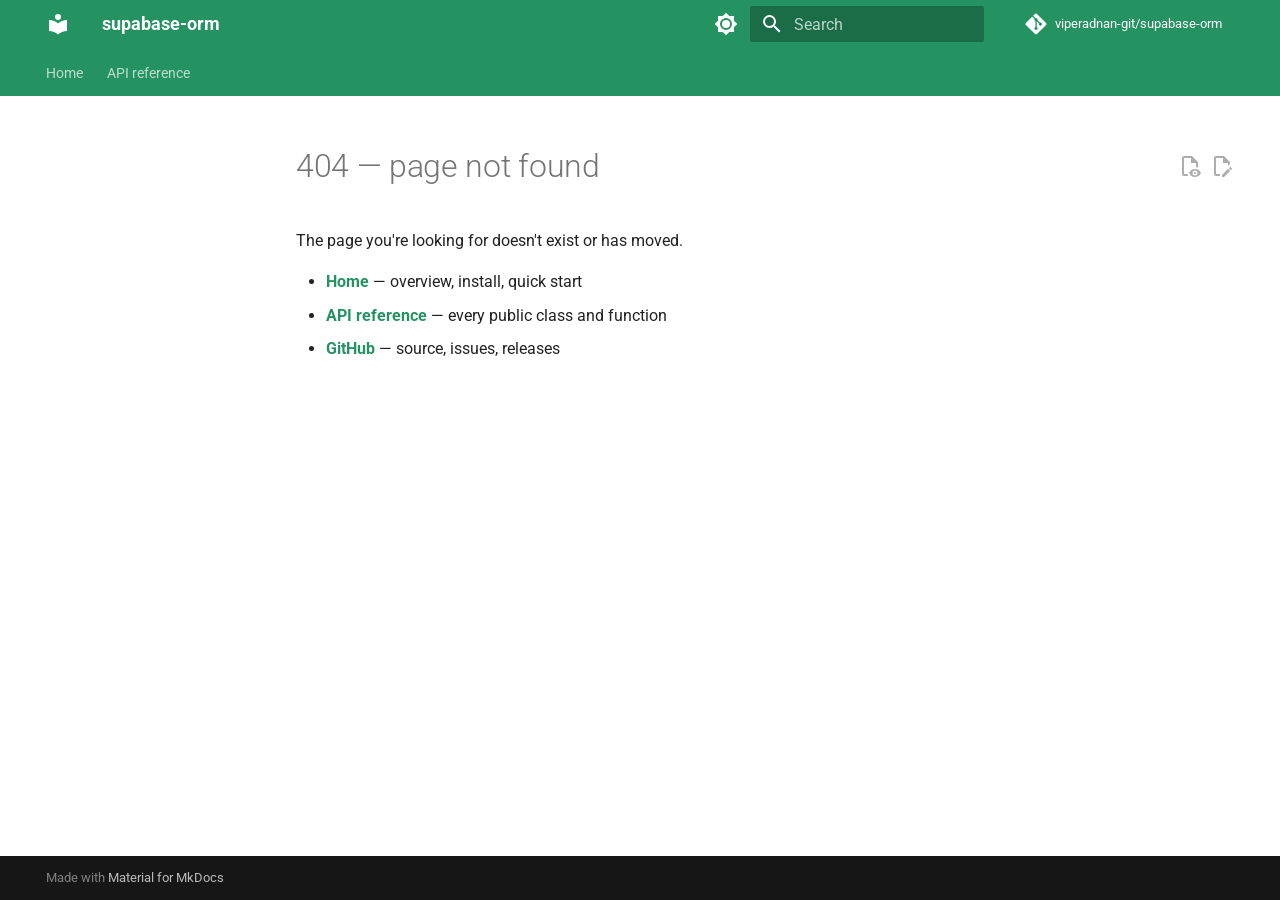
<file: 404/index.html>
<!doctype html>
<html lang="en" class="no-js">
  <head>
    
      <meta charset="utf-8">
      <meta name="viewport" content="width=device-width,initial-scale=1">
      
        <meta name="description" content="Lightweight async ORM on top of supabase-py with Pydantic validation.">
      
      
      
        <link rel="canonical" href="https://viperadnan-git.github.io/supabase-orm/404/">
      
      
      
      
        
      
      
      <link rel="icon" href="../assets/images/favicon.png">
      <meta name="generator" content="mkdocs-1.6.1, mkdocs-material-9.7.6">
    
    
      
        <title>Not found - supabase-orm</title>
      
    
    
      <link rel="stylesheet" href="../assets/stylesheets/main.484c7ddc.min.css">
      
        
        <link rel="stylesheet" href="../assets/stylesheets/palette.ab4e12ef.min.css">
      
      


    
    
      
    
    
      
        
        
        <link rel="preconnect" href="https://fonts.gstatic.com" crossorigin>
        <link rel="stylesheet" href="https://fonts.googleapis.com/css?family=Roboto:300,300i,400,400i,700,700i%7CRoboto+Mono:400,400i,700,700i&display=fallback">
        <style>:root{--md-text-font:"Roboto";--md-code-font:"Roboto Mono"}</style>
      
    
    
      <link rel="stylesheet" href="../assets/_mkdocstrings.css">
    
      <link rel="stylesheet" href="../stylesheets/extra.css">
    
    <script>__md_scope=new URL("..",location),__md_hash=e=>[...e].reduce(((e,_)=>(e<<5)-e+_.charCodeAt(0)),0),__md_get=(e,_=localStorage,t=__md_scope)=>JSON.parse(_.getItem(t.pathname+"."+e)),__md_set=(e,_,t=localStorage,a=__md_scope)=>{try{t.setItem(a.pathname+"."+e,JSON.stringify(_))}catch(e){}}</script>
    
      

    
    
  </head>
  
  
    
    
      
    
    
    
    
    <body dir="ltr" data-md-color-scheme="default" data-md-color-primary="custom" data-md-color-accent="custom">
  
    
    <input class="md-toggle" data-md-toggle="drawer" type="checkbox" id="__drawer" autocomplete="off">
    <input class="md-toggle" data-md-toggle="search" type="checkbox" id="__search" autocomplete="off">
    <label class="md-overlay" for="__drawer"></label>
    <div data-md-component="skip">
      
        
        <a href="#404-page-not-found" class="md-skip">
          Skip to content
        </a>
      
    </div>
    <div data-md-component="announce">
      
    </div>
    
    
      

<header class="md-header" data-md-component="header">
  <nav class="md-header__inner md-grid" aria-label="Header">
    <a href=".." title="supabase-orm" class="md-header__button md-logo" aria-label="supabase-orm" data-md-component="logo">
      
  
  <svg xmlns="http://www.w3.org/2000/svg" viewBox="0 0 24 24"><path d="M12 8a3 3 0 0 0 3-3 3 3 0 0 0-3-3 3 3 0 0 0-3 3 3 3 0 0 0 3 3m0 3.54C9.64 9.35 6.5 8 3 8v11c3.5 0 6.64 1.35 9 3.54 2.36-2.19 5.5-3.54 9-3.54V8c-3.5 0-6.64 1.35-9 3.54"/></svg>

    </a>
    <label class="md-header__button md-icon" for="__drawer">
      
      <svg xmlns="http://www.w3.org/2000/svg" viewBox="0 0 24 24"><path d="M3 6h18v2H3zm0 5h18v2H3zm0 5h18v2H3z"/></svg>
    </label>
    <div class="md-header__title" data-md-component="header-title">
      <div class="md-header__ellipsis">
        <div class="md-header__topic">
          <span class="md-ellipsis">
            supabase-orm
          </span>
        </div>
        <div class="md-header__topic" data-md-component="header-topic">
          <span class="md-ellipsis">
            
              Not found
            
          </span>
        </div>
      </div>
    </div>
    
      
        <form class="md-header__option" data-md-component="palette">
  
    
    
    
    <input class="md-option" data-md-color-media="(prefers-color-scheme: light)" data-md-color-scheme="default" data-md-color-primary="custom" data-md-color-accent="custom"  aria-label="Switch to dark mode"  type="radio" name="__palette" id="__palette_0">
    
      <label class="md-header__button md-icon" title="Switch to dark mode" for="__palette_1" hidden>
        <svg xmlns="http://www.w3.org/2000/svg" viewBox="0 0 24 24"><path d="M12 8a4 4 0 0 0-4 4 4 4 0 0 0 4 4 4 4 0 0 0 4-4 4 4 0 0 0-4-4m0 10a6 6 0 0 1-6-6 6 6 0 0 1 6-6 6 6 0 0 1 6 6 6 6 0 0 1-6 6m8-9.31V4h-4.69L12 .69 8.69 4H4v4.69L.69 12 4 15.31V20h4.69L12 23.31 15.31 20H20v-4.69L23.31 12z"/></svg>
      </label>
    
  
    
    
    
    <input class="md-option" data-md-color-media="(prefers-color-scheme: dark)" data-md-color-scheme="slate" data-md-color-primary="custom" data-md-color-accent="custom"  aria-label="Switch to light mode"  type="radio" name="__palette" id="__palette_1">
    
      <label class="md-header__button md-icon" title="Switch to light mode" for="__palette_0" hidden>
        <svg xmlns="http://www.w3.org/2000/svg" viewBox="0 0 24 24"><path d="M12 18c-.89 0-1.74-.2-2.5-.55C11.56 16.5 13 14.42 13 12s-1.44-4.5-3.5-5.45C10.26 6.2 11.11 6 12 6a6 6 0 0 1 6 6 6 6 0 0 1-6 6m8-9.31V4h-4.69L12 .69 8.69 4H4v4.69L.69 12 4 15.31V20h4.69L12 23.31 15.31 20H20v-4.69L23.31 12z"/></svg>
      </label>
    
  
</form>
      
    
    
      <script>var palette=__md_get("__palette");if(palette&&palette.color){if("(prefers-color-scheme)"===palette.color.media){var media=matchMedia("(prefers-color-scheme: light)"),input=document.querySelector(media.matches?"[data-md-color-media='(prefers-color-scheme: light)']":"[data-md-color-media='(prefers-color-scheme: dark)']");palette.color.media=input.getAttribute("data-md-color-media"),palette.color.scheme=input.getAttribute("data-md-color-scheme"),palette.color.primary=input.getAttribute("data-md-color-primary"),palette.color.accent=input.getAttribute("data-md-color-accent")}for(var[key,value]of Object.entries(palette.color))document.body.setAttribute("data-md-color-"+key,value)}</script>
    
    
    
      
      
        <label class="md-header__button md-icon" for="__search">
          
          <svg xmlns="http://www.w3.org/2000/svg" viewBox="0 0 24 24"><path d="M9.5 3A6.5 6.5 0 0 1 16 9.5c0 1.61-.59 3.09-1.56 4.23l.27.27h.79l5 5-1.5 1.5-5-5v-.79l-.27-.27A6.52 6.52 0 0 1 9.5 16 6.5 6.5 0 0 1 3 9.5 6.5 6.5 0 0 1 9.5 3m0 2C7 5 5 7 5 9.5S7 14 9.5 14 14 12 14 9.5 12 5 9.5 5"/></svg>
        </label>
        <div class="md-search" data-md-component="search" role="dialog">
  <label class="md-search__overlay" for="__search"></label>
  <div class="md-search__inner" role="search">
    <form class="md-search__form" name="search">
      <input type="text" class="md-search__input" name="query" aria-label="Search" placeholder="Search" autocapitalize="off" autocorrect="off" autocomplete="off" spellcheck="false" data-md-component="search-query" required>
      <label class="md-search__icon md-icon" for="__search">
        
        <svg xmlns="http://www.w3.org/2000/svg" viewBox="0 0 24 24"><path d="M9.5 3A6.5 6.5 0 0 1 16 9.5c0 1.61-.59 3.09-1.56 4.23l.27.27h.79l5 5-1.5 1.5-5-5v-.79l-.27-.27A6.52 6.52 0 0 1 9.5 16 6.5 6.5 0 0 1 3 9.5 6.5 6.5 0 0 1 9.5 3m0 2C7 5 5 7 5 9.5S7 14 9.5 14 14 12 14 9.5 12 5 9.5 5"/></svg>
        
        <svg xmlns="http://www.w3.org/2000/svg" viewBox="0 0 24 24"><path d="M20 11v2H8l5.5 5.5-1.42 1.42L4.16 12l7.92-7.92L13.5 5.5 8 11z"/></svg>
      </label>
      <nav class="md-search__options" aria-label="Search">
        
        <button type="reset" class="md-search__icon md-icon" title="Clear" aria-label="Clear" tabindex="-1">
          
          <svg xmlns="http://www.w3.org/2000/svg" viewBox="0 0 24 24"><path d="M19 6.41 17.59 5 12 10.59 6.41 5 5 6.41 10.59 12 5 17.59 6.41 19 12 13.41 17.59 19 19 17.59 13.41 12z"/></svg>
        </button>
      </nav>
      
        <div class="md-search__suggest" data-md-component="search-suggest"></div>
      
    </form>
    <div class="md-search__output">
      <div class="md-search__scrollwrap" tabindex="0" data-md-scrollfix>
        <div class="md-search-result" data-md-component="search-result">
          <div class="md-search-result__meta">
            Initializing search
          </div>
          <ol class="md-search-result__list" role="presentation"></ol>
        </div>
      </div>
    </div>
  </div>
</div>
      
    
    
      <div class="md-header__source">
        <a href="https://github.com/viperadnan-git/supabase-orm" title="Go to repository" class="md-source" data-md-component="source">
  <div class="md-source__icon md-icon">
    
    <svg xmlns="http://www.w3.org/2000/svg" viewBox="0 0 448 512"><!--! Font Awesome Free 7.1.0 by @fontawesome - https://fontawesome.com License - https://fontawesome.com/license/free (Icons: CC BY 4.0, Fonts: SIL OFL 1.1, Code: MIT License) Copyright 2025 Fonticons, Inc.--><path d="M439.6 236.1 244 40.5c-5.4-5.5-12.8-8.5-20.4-8.5s-15 3-20.4 8.4L162.5 81l51.5 51.5c27.1-9.1 52.7 16.8 43.4 43.7l49.7 49.7c34.2-11.8 61.2 31 35.5 56.7-26.5 26.5-70.2-2.9-56-37.3L240.3 199v121.9c25.3 12.5 22.3 41.8 9.1 55-6.4 6.4-15.2 10.1-24.3 10.1s-17.8-3.6-24.3-10.1c-17.6-17.6-11.1-46.9 11.2-56v-123c-20.8-8.5-24.6-30.7-18.6-45L142.6 101 8.5 235.1C3 240.6 0 247.9 0 255.5s3 15 8.5 20.4l195.6 195.7c5.4 5.4 12.7 8.4 20.4 8.4s15-3 20.4-8.4l194.7-194.7c5.4-5.4 8.4-12.8 8.4-20.4s-3-15-8.4-20.4"/></svg>
  </div>
  <div class="md-source__repository">
    viperadnan-git/supabase-orm
  </div>
</a>
      </div>
    
  </nav>
  
</header>
    
    <div class="md-container" data-md-component="container">
      
      
        
          
            
<nav class="md-tabs" aria-label="Tabs" data-md-component="tabs">
  <div class="md-grid">
    <ul class="md-tabs__list">
      
        
  
  
  
  
    <li class="md-tabs__item">
      <a href=".." class="md-tabs__link">
        
  
  
    
  
  Home

      </a>
    </li>
  

      
        
  
  
  
  
    
    
      <li class="md-tabs__item">
        <a href="../api/model/" class="md-tabs__link">
          
  
  
    
  
  API reference

        </a>
      </li>
    
  

      
    </ul>
  </div>
</nav>
          
        
      
      <main class="md-main" data-md-component="main">
        <div class="md-main__inner md-grid">
          
            
              
              <div class="md-sidebar md-sidebar--primary" data-md-component="sidebar" data-md-type="navigation" >
                <div class="md-sidebar__scrollwrap">
                  <div class="md-sidebar__inner">
                    


  


  

<nav class="md-nav md-nav--primary md-nav--lifted md-nav--integrated" aria-label="Navigation" data-md-level="0">
  <label class="md-nav__title" for="__drawer">
    <a href=".." title="supabase-orm" class="md-nav__button md-logo" aria-label="supabase-orm" data-md-component="logo">
      
  
  <svg xmlns="http://www.w3.org/2000/svg" viewBox="0 0 24 24"><path d="M12 8a3 3 0 0 0 3-3 3 3 0 0 0-3-3 3 3 0 0 0-3 3 3 3 0 0 0 3 3m0 3.54C9.64 9.35 6.5 8 3 8v11c3.5 0 6.64 1.35 9 3.54 2.36-2.19 5.5-3.54 9-3.54V8c-3.5 0-6.64 1.35-9 3.54"/></svg>

    </a>
    supabase-orm
  </label>
  
    <div class="md-nav__source">
      <a href="https://github.com/viperadnan-git/supabase-orm" title="Go to repository" class="md-source" data-md-component="source">
  <div class="md-source__icon md-icon">
    
    <svg xmlns="http://www.w3.org/2000/svg" viewBox="0 0 448 512"><!--! Font Awesome Free 7.1.0 by @fontawesome - https://fontawesome.com License - https://fontawesome.com/license/free (Icons: CC BY 4.0, Fonts: SIL OFL 1.1, Code: MIT License) Copyright 2025 Fonticons, Inc.--><path d="M439.6 236.1 244 40.5c-5.4-5.5-12.8-8.5-20.4-8.5s-15 3-20.4 8.4L162.5 81l51.5 51.5c27.1-9.1 52.7 16.8 43.4 43.7l49.7 49.7c34.2-11.8 61.2 31 35.5 56.7-26.5 26.5-70.2-2.9-56-37.3L240.3 199v121.9c25.3 12.5 22.3 41.8 9.1 55-6.4 6.4-15.2 10.1-24.3 10.1s-17.8-3.6-24.3-10.1c-17.6-17.6-11.1-46.9 11.2-56v-123c-20.8-8.5-24.6-30.7-18.6-45L142.6 101 8.5 235.1C3 240.6 0 247.9 0 255.5s3 15 8.5 20.4l195.6 195.7c5.4 5.4 12.7 8.4 20.4 8.4s15-3 20.4-8.4l194.7-194.7c5.4-5.4 8.4-12.8 8.4-20.4s-3-15-8.4-20.4"/></svg>
  </div>
  <div class="md-source__repository">
    viperadnan-git/supabase-orm
  </div>
</a>
    </div>
  
  <ul class="md-nav__list" data-md-scrollfix>
    
      
      
  
  
  
  
    <li class="md-nav__item">
      <a href=".." class="md-nav__link">
        
  
  
  <span class="md-ellipsis">
    
  
    Home
  

    
  </span>
  
  

      </a>
    </li>
  

    
      
      
  
  
  
  
    
    
      
        
      
        
      
        
      
        
      
        
      
        
      
        
      
        
      
        
      
    
    
    
      
      
        
      
    
    
    <li class="md-nav__item md-nav__item--nested">
      
        
        
          
        
        <input class="md-nav__toggle md-toggle md-toggle--indeterminate" type="checkbox" id="__nav_2" >
        
          
          <label class="md-nav__link" for="__nav_2" id="__nav_2_label" tabindex="0">
            
  
  
  <span class="md-ellipsis">
    
  
    API reference
  

    
  </span>
  
  

            <span class="md-nav__icon md-icon"></span>
          </label>
        
        <nav class="md-nav" data-md-level="1" aria-labelledby="__nav_2_label" aria-expanded="false">
          <label class="md-nav__title" for="__nav_2">
            <span class="md-nav__icon md-icon"></span>
            
  
    API reference
  

          </label>
          <ul class="md-nav__list" data-md-scrollfix>
            
              
                
  
  
  
  
    <li class="md-nav__item">
      <a href="../api/model/" class="md-nav__link">
        
  
  
  <span class="md-ellipsis">
    
  
    Model
  

    
  </span>
  
  

      </a>
    </li>
  

              
            
              
                
  
  
  
  
    <li class="md-nav__item">
      <a href="../api/query/" class="md-nav__link">
        
  
  
  <span class="md-ellipsis">
    
  
    QueryBuilder
  

    
  </span>
  
  

      </a>
    </li>
  

              
            
              
                
  
  
  
  
    <li class="md-nav__item">
      <a href="../api/relations/" class="md-nav__link">
        
  
  
  <span class="md-ellipsis">
    
  
    Relations & embeds
  

    
  </span>
  
  

      </a>
    </li>
  

              
            
              
                
  
  
  
  
    <li class="md-nav__item">
      <a href="../api/predicates/" class="md-nav__link">
        
  
  
  <span class="md-ellipsis">
    
  
    Predicates
  

    
  </span>
  
  

      </a>
    </li>
  

              
            
              
                
  
  
  
  
    <li class="md-nav__item">
      <a href="../api/rpc/" class="md-nav__link">
        
  
  
  <span class="md-ellipsis">
    
  
    RPC
  

    
  </span>
  
  

      </a>
    </li>
  

              
            
              
                
  
  
  
  
    <li class="md-nav__item">
      <a href="../api/client/" class="md-nav__link">
        
  
  
  <span class="md-ellipsis">
    
  
    Client lifecycle
  

    
  </span>
  
  

      </a>
    </li>
  

              
            
              
                
  
  
  
  
    <li class="md-nav__item">
      <a href="../api/extending/" class="md-nav__link">
        
  
  
  <span class="md-ellipsis">
    
  
    Extending
  

    
  </span>
  
  

      </a>
    </li>
  

              
            
              
                
  
  
  
  
    <li class="md-nav__item">
      <a href="../api/debug/" class="md-nav__link">
        
  
  
  <span class="md-ellipsis">
    
  
    Debugging
  

    
  </span>
  
  

      </a>
    </li>
  

              
            
              
                
  
  
  
  
    <li class="md-nav__item">
      <a href="../api/exceptions/" class="md-nav__link">
        
  
  
  <span class="md-ellipsis">
    
  
    Exceptions
  

    
  </span>
  
  

      </a>
    </li>
  

              
            
          </ul>
        </nav>
      
    </li>
  

    
  </ul>
</nav>
                  </div>
                </div>
              </div>
            
            
          
          
            <div class="md-content" data-md-component="content">
              
              <article class="md-content__inner md-typeset">
                
                  


  
    <a href="https://github.com/viperadnan-git/supabase-orm/edit/main/docs/404.md" title="Edit this page" class="md-content__button md-icon" rel="edit">
      
      <svg xmlns="http://www.w3.org/2000/svg" viewBox="0 0 24 24"><path d="M10 20H6V4h7v5h5v3.1l2-2V8l-6-6H6c-1.1 0-2 .9-2 2v16c0 1.1.9 2 2 2h4zm10.2-7c.1 0 .3.1.4.2l1.3 1.3c.2.2.2.6 0 .8l-1 1-2.1-2.1 1-1c.1-.1.2-.2.4-.2m0 3.9L14.1 23H12v-2.1l6.1-6.1z"/></svg>
    </a>
  
  
    
      
    
    <a href="https://github.com/viperadnan-git/supabase-orm/raw/main/docs/404.md" title="View source of this page" class="md-content__button md-icon">
      
      <svg xmlns="http://www.w3.org/2000/svg" viewBox="0 0 24 24"><path d="M17 18c.56 0 1 .44 1 1s-.44 1-1 1-1-.44-1-1 .44-1 1-1m0-3c-2.73 0-5.06 1.66-6 4 .94 2.34 3.27 4 6 4s5.06-1.66 6-4c-.94-2.34-3.27-4-6-4m0 6.5a2.5 2.5 0 0 1-2.5-2.5 2.5 2.5 0 0 1 2.5-2.5 2.5 2.5 0 0 1 2.5 2.5 2.5 2.5 0 0 1-2.5 2.5M9.27 20H6V4h7v5h5v4.07c.7.08 1.36.25 2 .49V8l-6-6H6a2 2 0 0 0-2 2v16a2 2 0 0 0 2 2h4.5a8.2 8.2 0 0 1-1.23-2"/></svg>
    </a>
  


<h1 id="404-page-not-found">404 — page not found<a class="headerlink" href="#404-page-not-found" title="Permanent link">&para;</a></h1>
<p>The page you're looking for doesn't exist or has moved.</p>
<ul>
<li><strong><a href="../">Home</a></strong> — overview, install, quick start</li>
<li><strong><a href="../api/model/">API reference</a></strong> — every public class and function</li>
<li><strong><a href="https://github.com/viperadnan-git/supabase-orm">GitHub</a></strong> — source, issues, releases</li>
</ul>







  
  






                
              </article>
            </div>
          
          
<script>var target=document.getElementById(location.hash.slice(1));target&&target.name&&(target.checked=target.name.startsWith("__tabbed_"))</script>
        </div>
        
          <button type="button" class="md-top md-icon" data-md-component="top" hidden>
  
  <svg xmlns="http://www.w3.org/2000/svg" viewBox="0 0 24 24"><path d="M13 20h-2V8l-5.5 5.5-1.42-1.42L12 4.16l7.92 7.92-1.42 1.42L13 8z"/></svg>
  Back to top
</button>
        
      </main>
      
        <footer class="md-footer">
  
    
  
  <div class="md-footer-meta md-typeset">
    <div class="md-footer-meta__inner md-grid">
      <div class="md-copyright">
  
  
    Made with
    <a href="https://squidfunk.github.io/mkdocs-material/" target="_blank" rel="noopener">
      Material for MkDocs
    </a>
  
</div>
      
    </div>
  </div>
</footer>
      
    </div>
    <div class="md-dialog" data-md-component="dialog">
      <div class="md-dialog__inner md-typeset"></div>
    </div>
    
      <div class="md-progress" data-md-component="progress" role="progressbar"></div>
    
    
    
      
      
      <script id="__config" type="application/json">{"annotate": null, "base": "..", "features": ["navigation.tabs", "navigation.sections", "navigation.expand", "navigation.top", "navigation.indexes", "navigation.instant", "navigation.instant.progress", "navigation.tracking", "navigation.footer", "toc.integrate", "toc.follow", "content.code.copy", "content.code.annotate", "content.action.edit", "content.action.view", "search.suggest", "search.highlight"], "search": "../assets/javascripts/workers/search.2c215733.min.js", "tags": null, "translations": {"clipboard.copied": "Copied to clipboard", "clipboard.copy": "Copy to clipboard", "search.result.more.one": "1 more on this page", "search.result.more.other": "# more on this page", "search.result.none": "No matching documents", "search.result.one": "1 matching document", "search.result.other": "# matching documents", "search.result.placeholder": "Type to start searching", "search.result.term.missing": "Missing", "select.version": "Select version"}, "version": null}</script>
    
    
      <script src="../assets/javascripts/bundle.79ae519e.min.js"></script>
      
    
  </body>
</html>
</file>
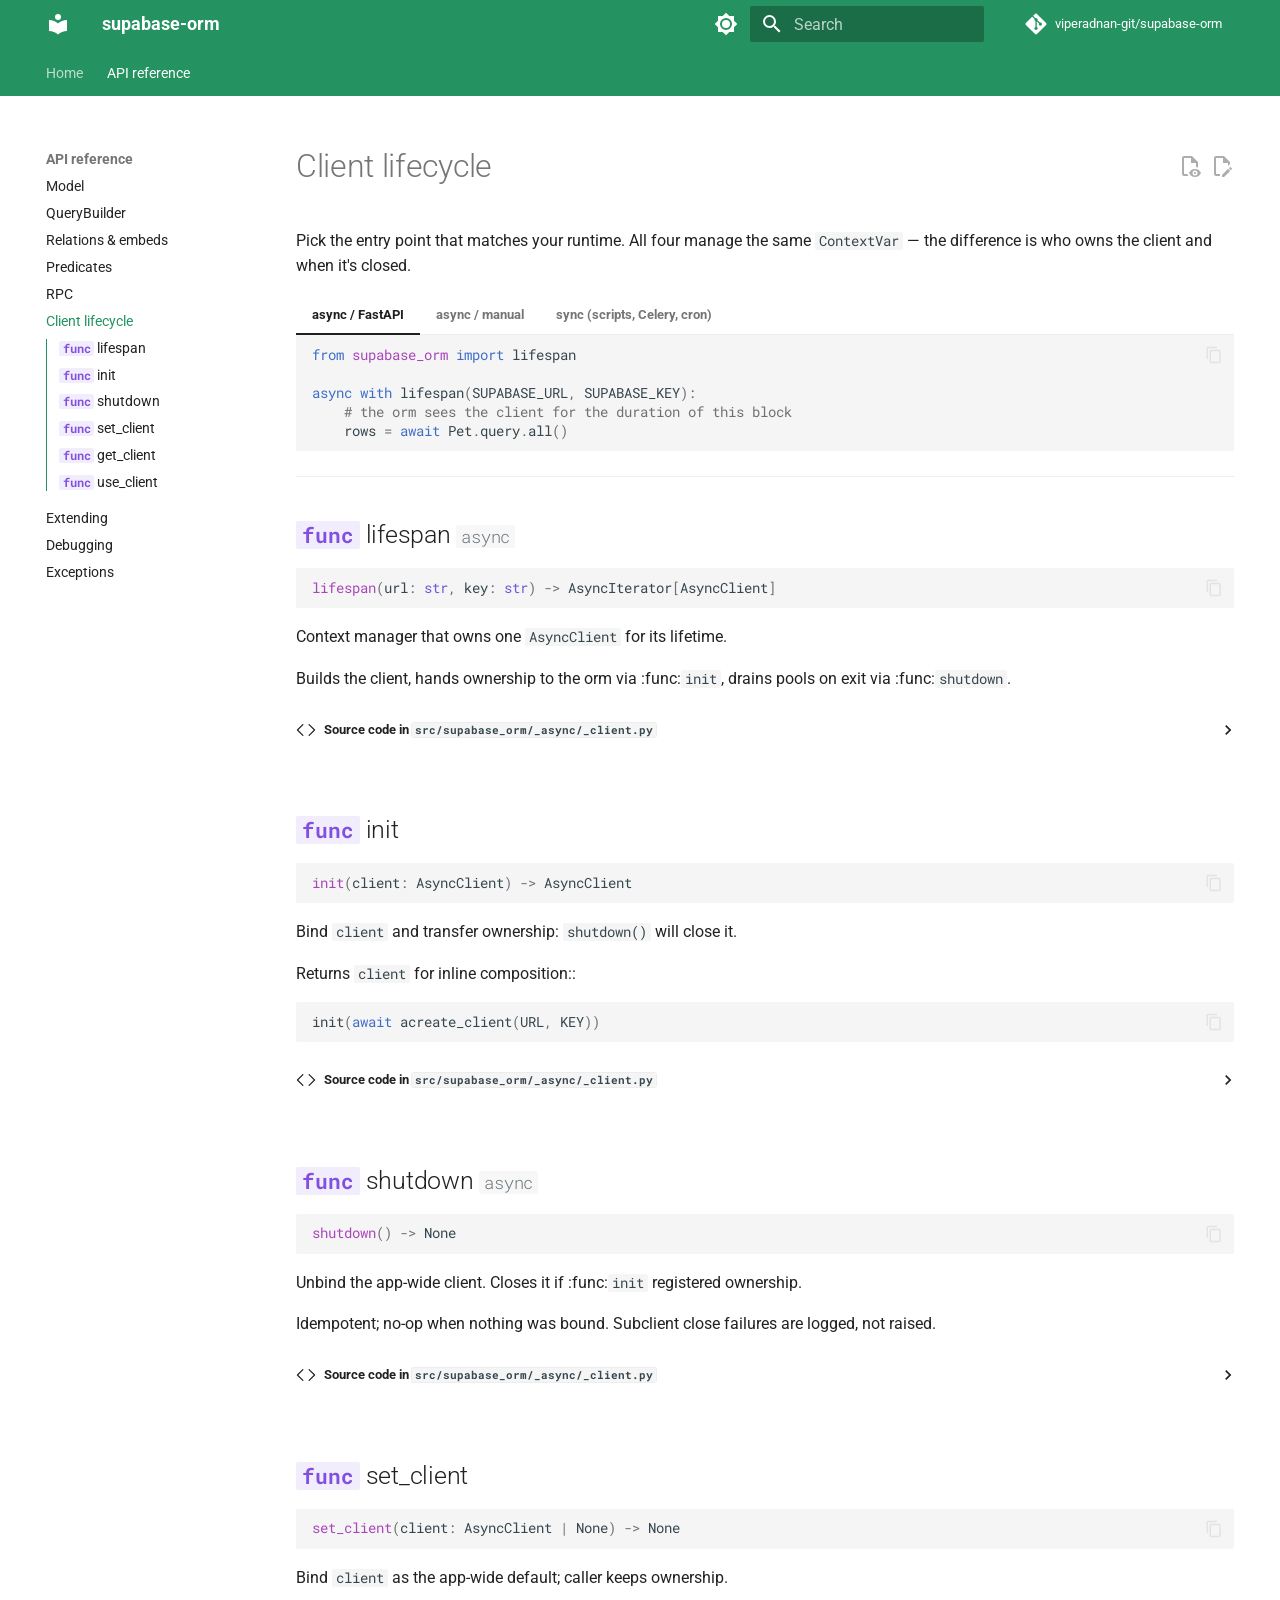
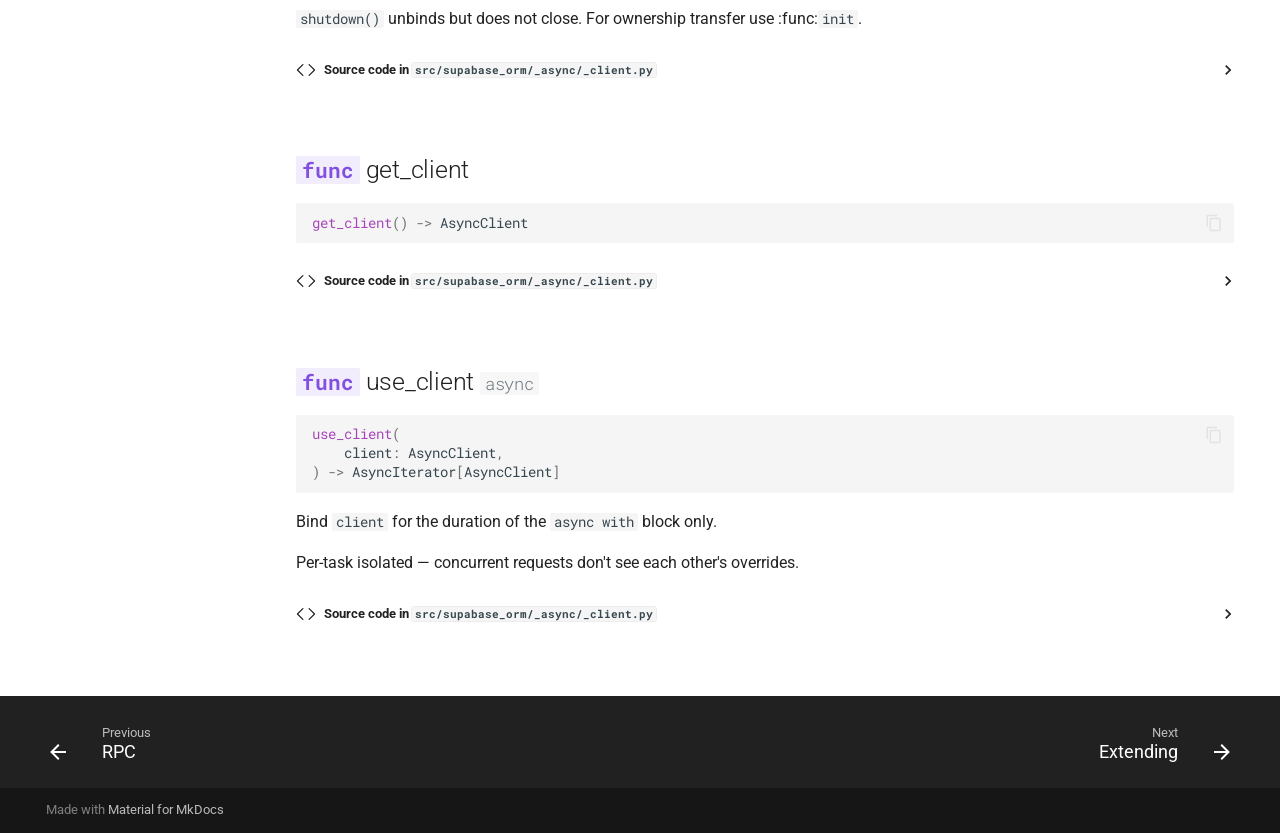
<file: api/client/index.html>
<!doctype html>
<html lang="en" class="no-js">
  <head>
    
      <meta charset="utf-8">
      <meta name="viewport" content="width=device-width,initial-scale=1">
      
        <meta name="description" content="Lightweight async ORM on top of supabase-py with Pydantic validation.">
      
      
      
        <link rel="canonical" href="https://viperadnan-git.github.io/supabase-orm/api/client/">
      
      
        <link rel="prev" href="../rpc/">
      
      
        <link rel="next" href="../extending/">
      
      
        
      
      
      <link rel="icon" href="../../assets/images/favicon.png">
      <meta name="generator" content="mkdocs-1.6.1, mkdocs-material-9.7.6">
    
    
      
        <title>Client lifecycle - supabase-orm</title>
      
    
    
      <link rel="stylesheet" href="../../assets/stylesheets/main.484c7ddc.min.css">
      
        
        <link rel="stylesheet" href="../../assets/stylesheets/palette.ab4e12ef.min.css">
      
      


    
    
      
    
    
      
        
        
        <link rel="preconnect" href="https://fonts.gstatic.com" crossorigin>
        <link rel="stylesheet" href="https://fonts.googleapis.com/css?family=Roboto:300,300i,400,400i,700,700i%7CRoboto+Mono:400,400i,700,700i&display=fallback">
        <style>:root{--md-text-font:"Roboto";--md-code-font:"Roboto Mono"}</style>
      
    
    
      <link rel="stylesheet" href="../../assets/_mkdocstrings.css">
    
      <link rel="stylesheet" href="../../stylesheets/extra.css">
    
    <script>__md_scope=new URL("../..",location),__md_hash=e=>[...e].reduce(((e,_)=>(e<<5)-e+_.charCodeAt(0)),0),__md_get=(e,_=localStorage,t=__md_scope)=>JSON.parse(_.getItem(t.pathname+"."+e)),__md_set=(e,_,t=localStorage,a=__md_scope)=>{try{t.setItem(a.pathname+"."+e,JSON.stringify(_))}catch(e){}}</script>
    
      

    
    
  </head>
  
  
    
    
      
    
    
    
    
    <body dir="ltr" data-md-color-scheme="default" data-md-color-primary="custom" data-md-color-accent="custom">
  
    
    <input class="md-toggle" data-md-toggle="drawer" type="checkbox" id="__drawer" autocomplete="off">
    <input class="md-toggle" data-md-toggle="search" type="checkbox" id="__search" autocomplete="off">
    <label class="md-overlay" for="__drawer"></label>
    <div data-md-component="skip">
      
        
        <a href="#client-lifecycle" class="md-skip">
          Skip to content
        </a>
      
    </div>
    <div data-md-component="announce">
      
    </div>
    
    
      

<header class="md-header" data-md-component="header">
  <nav class="md-header__inner md-grid" aria-label="Header">
    <a href="../.." title="supabase-orm" class="md-header__button md-logo" aria-label="supabase-orm" data-md-component="logo">
      
  
  <svg xmlns="http://www.w3.org/2000/svg" viewBox="0 0 24 24"><path d="M12 8a3 3 0 0 0 3-3 3 3 0 0 0-3-3 3 3 0 0 0-3 3 3 3 0 0 0 3 3m0 3.54C9.64 9.35 6.5 8 3 8v11c3.5 0 6.64 1.35 9 3.54 2.36-2.19 5.5-3.54 9-3.54V8c-3.5 0-6.64 1.35-9 3.54"/></svg>

    </a>
    <label class="md-header__button md-icon" for="__drawer">
      
      <svg xmlns="http://www.w3.org/2000/svg" viewBox="0 0 24 24"><path d="M3 6h18v2H3zm0 5h18v2H3zm0 5h18v2H3z"/></svg>
    </label>
    <div class="md-header__title" data-md-component="header-title">
      <div class="md-header__ellipsis">
        <div class="md-header__topic">
          <span class="md-ellipsis">
            supabase-orm
          </span>
        </div>
        <div class="md-header__topic" data-md-component="header-topic">
          <span class="md-ellipsis">
            
              Client lifecycle
            
          </span>
        </div>
      </div>
    </div>
    
      
        <form class="md-header__option" data-md-component="palette">
  
    
    
    
    <input class="md-option" data-md-color-media="(prefers-color-scheme: light)" data-md-color-scheme="default" data-md-color-primary="custom" data-md-color-accent="custom"  aria-label="Switch to dark mode"  type="radio" name="__palette" id="__palette_0">
    
      <label class="md-header__button md-icon" title="Switch to dark mode" for="__palette_1" hidden>
        <svg xmlns="http://www.w3.org/2000/svg" viewBox="0 0 24 24"><path d="M12 8a4 4 0 0 0-4 4 4 4 0 0 0 4 4 4 4 0 0 0 4-4 4 4 0 0 0-4-4m0 10a6 6 0 0 1-6-6 6 6 0 0 1 6-6 6 6 0 0 1 6 6 6 6 0 0 1-6 6m8-9.31V4h-4.69L12 .69 8.69 4H4v4.69L.69 12 4 15.31V20h4.69L12 23.31 15.31 20H20v-4.69L23.31 12z"/></svg>
      </label>
    
  
    
    
    
    <input class="md-option" data-md-color-media="(prefers-color-scheme: dark)" data-md-color-scheme="slate" data-md-color-primary="custom" data-md-color-accent="custom"  aria-label="Switch to light mode"  type="radio" name="__palette" id="__palette_1">
    
      <label class="md-header__button md-icon" title="Switch to light mode" for="__palette_0" hidden>
        <svg xmlns="http://www.w3.org/2000/svg" viewBox="0 0 24 24"><path d="M12 18c-.89 0-1.74-.2-2.5-.55C11.56 16.5 13 14.42 13 12s-1.44-4.5-3.5-5.45C10.26 6.2 11.11 6 12 6a6 6 0 0 1 6 6 6 6 0 0 1-6 6m8-9.31V4h-4.69L12 .69 8.69 4H4v4.69L.69 12 4 15.31V20h4.69L12 23.31 15.31 20H20v-4.69L23.31 12z"/></svg>
      </label>
    
  
</form>
      
    
    
      <script>var palette=__md_get("__palette");if(palette&&palette.color){if("(prefers-color-scheme)"===palette.color.media){var media=matchMedia("(prefers-color-scheme: light)"),input=document.querySelector(media.matches?"[data-md-color-media='(prefers-color-scheme: light)']":"[data-md-color-media='(prefers-color-scheme: dark)']");palette.color.media=input.getAttribute("data-md-color-media"),palette.color.scheme=input.getAttribute("data-md-color-scheme"),palette.color.primary=input.getAttribute("data-md-color-primary"),palette.color.accent=input.getAttribute("data-md-color-accent")}for(var[key,value]of Object.entries(palette.color))document.body.setAttribute("data-md-color-"+key,value)}</script>
    
    
    
      
      
        <label class="md-header__button md-icon" for="__search">
          
          <svg xmlns="http://www.w3.org/2000/svg" viewBox="0 0 24 24"><path d="M9.5 3A6.5 6.5 0 0 1 16 9.5c0 1.61-.59 3.09-1.56 4.23l.27.27h.79l5 5-1.5 1.5-5-5v-.79l-.27-.27A6.52 6.52 0 0 1 9.5 16 6.5 6.5 0 0 1 3 9.5 6.5 6.5 0 0 1 9.5 3m0 2C7 5 5 7 5 9.5S7 14 9.5 14 14 12 14 9.5 12 5 9.5 5"/></svg>
        </label>
        <div class="md-search" data-md-component="search" role="dialog">
  <label class="md-search__overlay" for="__search"></label>
  <div class="md-search__inner" role="search">
    <form class="md-search__form" name="search">
      <input type="text" class="md-search__input" name="query" aria-label="Search" placeholder="Search" autocapitalize="off" autocorrect="off" autocomplete="off" spellcheck="false" data-md-component="search-query" required>
      <label class="md-search__icon md-icon" for="__search">
        
        <svg xmlns="http://www.w3.org/2000/svg" viewBox="0 0 24 24"><path d="M9.5 3A6.5 6.5 0 0 1 16 9.5c0 1.61-.59 3.09-1.56 4.23l.27.27h.79l5 5-1.5 1.5-5-5v-.79l-.27-.27A6.52 6.52 0 0 1 9.5 16 6.5 6.5 0 0 1 3 9.5 6.5 6.5 0 0 1 9.5 3m0 2C7 5 5 7 5 9.5S7 14 9.5 14 14 12 14 9.5 12 5 9.5 5"/></svg>
        
        <svg xmlns="http://www.w3.org/2000/svg" viewBox="0 0 24 24"><path d="M20 11v2H8l5.5 5.5-1.42 1.42L4.16 12l7.92-7.92L13.5 5.5 8 11z"/></svg>
      </label>
      <nav class="md-search__options" aria-label="Search">
        
        <button type="reset" class="md-search__icon md-icon" title="Clear" aria-label="Clear" tabindex="-1">
          
          <svg xmlns="http://www.w3.org/2000/svg" viewBox="0 0 24 24"><path d="M19 6.41 17.59 5 12 10.59 6.41 5 5 6.41 10.59 12 5 17.59 6.41 19 12 13.41 17.59 19 19 17.59 13.41 12z"/></svg>
        </button>
      </nav>
      
        <div class="md-search__suggest" data-md-component="search-suggest"></div>
      
    </form>
    <div class="md-search__output">
      <div class="md-search__scrollwrap" tabindex="0" data-md-scrollfix>
        <div class="md-search-result" data-md-component="search-result">
          <div class="md-search-result__meta">
            Initializing search
          </div>
          <ol class="md-search-result__list" role="presentation"></ol>
        </div>
      </div>
    </div>
  </div>
</div>
      
    
    
      <div class="md-header__source">
        <a href="https://github.com/viperadnan-git/supabase-orm" title="Go to repository" class="md-source" data-md-component="source">
  <div class="md-source__icon md-icon">
    
    <svg xmlns="http://www.w3.org/2000/svg" viewBox="0 0 448 512"><!--! Font Awesome Free 7.1.0 by @fontawesome - https://fontawesome.com License - https://fontawesome.com/license/free (Icons: CC BY 4.0, Fonts: SIL OFL 1.1, Code: MIT License) Copyright 2025 Fonticons, Inc.--><path d="M439.6 236.1 244 40.5c-5.4-5.5-12.8-8.5-20.4-8.5s-15 3-20.4 8.4L162.5 81l51.5 51.5c27.1-9.1 52.7 16.8 43.4 43.7l49.7 49.7c34.2-11.8 61.2 31 35.5 56.7-26.5 26.5-70.2-2.9-56-37.3L240.3 199v121.9c25.3 12.5 22.3 41.8 9.1 55-6.4 6.4-15.2 10.1-24.3 10.1s-17.8-3.6-24.3-10.1c-17.6-17.6-11.1-46.9 11.2-56v-123c-20.8-8.5-24.6-30.7-18.6-45L142.6 101 8.5 235.1C3 240.6 0 247.9 0 255.5s3 15 8.5 20.4l195.6 195.7c5.4 5.4 12.7 8.4 20.4 8.4s15-3 20.4-8.4l194.7-194.7c5.4-5.4 8.4-12.8 8.4-20.4s-3-15-8.4-20.4"/></svg>
  </div>
  <div class="md-source__repository">
    viperadnan-git/supabase-orm
  </div>
</a>
      </div>
    
  </nav>
  
</header>
    
    <div class="md-container" data-md-component="container">
      
      
        
          
            
<nav class="md-tabs" aria-label="Tabs" data-md-component="tabs">
  <div class="md-grid">
    <ul class="md-tabs__list">
      
        
  
  
  
  
    <li class="md-tabs__item">
      <a href="../.." class="md-tabs__link">
        
  
  
    
  
  Home

      </a>
    </li>
  

      
        
  
  
  
    
  
  
    
    
      <li class="md-tabs__item md-tabs__item--active">
        <a href="../model/" class="md-tabs__link">
          
  
  
    
  
  API reference

        </a>
      </li>
    
  

      
    </ul>
  </div>
</nav>
          
        
      
      <main class="md-main" data-md-component="main">
        <div class="md-main__inner md-grid">
          
            
              
              <div class="md-sidebar md-sidebar--primary" data-md-component="sidebar" data-md-type="navigation" >
                <div class="md-sidebar__scrollwrap">
                  <div class="md-sidebar__inner">
                    


  


  

<nav class="md-nav md-nav--primary md-nav--lifted md-nav--integrated" aria-label="Navigation" data-md-level="0">
  <label class="md-nav__title" for="__drawer">
    <a href="../.." title="supabase-orm" class="md-nav__button md-logo" aria-label="supabase-orm" data-md-component="logo">
      
  
  <svg xmlns="http://www.w3.org/2000/svg" viewBox="0 0 24 24"><path d="M12 8a3 3 0 0 0 3-3 3 3 0 0 0-3-3 3 3 0 0 0-3 3 3 3 0 0 0 3 3m0 3.54C9.64 9.35 6.5 8 3 8v11c3.5 0 6.64 1.35 9 3.54 2.36-2.19 5.5-3.54 9-3.54V8c-3.5 0-6.64 1.35-9 3.54"/></svg>

    </a>
    supabase-orm
  </label>
  
    <div class="md-nav__source">
      <a href="https://github.com/viperadnan-git/supabase-orm" title="Go to repository" class="md-source" data-md-component="source">
  <div class="md-source__icon md-icon">
    
    <svg xmlns="http://www.w3.org/2000/svg" viewBox="0 0 448 512"><!--! Font Awesome Free 7.1.0 by @fontawesome - https://fontawesome.com License - https://fontawesome.com/license/free (Icons: CC BY 4.0, Fonts: SIL OFL 1.1, Code: MIT License) Copyright 2025 Fonticons, Inc.--><path d="M439.6 236.1 244 40.5c-5.4-5.5-12.8-8.5-20.4-8.5s-15 3-20.4 8.4L162.5 81l51.5 51.5c27.1-9.1 52.7 16.8 43.4 43.7l49.7 49.7c34.2-11.8 61.2 31 35.5 56.7-26.5 26.5-70.2-2.9-56-37.3L240.3 199v121.9c25.3 12.5 22.3 41.8 9.1 55-6.4 6.4-15.2 10.1-24.3 10.1s-17.8-3.6-24.3-10.1c-17.6-17.6-11.1-46.9 11.2-56v-123c-20.8-8.5-24.6-30.7-18.6-45L142.6 101 8.5 235.1C3 240.6 0 247.9 0 255.5s3 15 8.5 20.4l195.6 195.7c5.4 5.4 12.7 8.4 20.4 8.4s15-3 20.4-8.4l194.7-194.7c5.4-5.4 8.4-12.8 8.4-20.4s-3-15-8.4-20.4"/></svg>
  </div>
  <div class="md-source__repository">
    viperadnan-git/supabase-orm
  </div>
</a>
    </div>
  
  <ul class="md-nav__list" data-md-scrollfix>
    
      
      
  
  
  
  
    <li class="md-nav__item">
      <a href="../.." class="md-nav__link">
        
  
  
  <span class="md-ellipsis">
    
  
    Home
  

    
  </span>
  
  

      </a>
    </li>
  

    
      
      
  
  
    
  
  
  
    
    
      
        
      
        
      
        
      
        
      
        
      
        
      
        
      
        
      
        
      
    
    
    
      
        
        
      
      
        
      
    
    
    <li class="md-nav__item md-nav__item--active md-nav__item--section md-nav__item--nested">
      
        
        
        <input class="md-nav__toggle md-toggle " type="checkbox" id="__nav_2" checked>
        
          
          <label class="md-nav__link" for="__nav_2" id="__nav_2_label" tabindex="">
            
  
  
  <span class="md-ellipsis">
    
  
    API reference
  

    
  </span>
  
  

            <span class="md-nav__icon md-icon"></span>
          </label>
        
        <nav class="md-nav" data-md-level="1" aria-labelledby="__nav_2_label" aria-expanded="true">
          <label class="md-nav__title" for="__nav_2">
            <span class="md-nav__icon md-icon"></span>
            
  
    API reference
  

          </label>
          <ul class="md-nav__list" data-md-scrollfix>
            
              
                
  
  
  
  
    <li class="md-nav__item">
      <a href="../model/" class="md-nav__link">
        
  
  
  <span class="md-ellipsis">
    
  
    Model
  

    
  </span>
  
  

      </a>
    </li>
  

              
            
              
                
  
  
  
  
    <li class="md-nav__item">
      <a href="../query/" class="md-nav__link">
        
  
  
  <span class="md-ellipsis">
    
  
    QueryBuilder
  

    
  </span>
  
  

      </a>
    </li>
  

              
            
              
                
  
  
  
  
    <li class="md-nav__item">
      <a href="../relations/" class="md-nav__link">
        
  
  
  <span class="md-ellipsis">
    
  
    Relations & embeds
  

    
  </span>
  
  

      </a>
    </li>
  

              
            
              
                
  
  
  
  
    <li class="md-nav__item">
      <a href="../predicates/" class="md-nav__link">
        
  
  
  <span class="md-ellipsis">
    
  
    Predicates
  

    
  </span>
  
  

      </a>
    </li>
  

              
            
              
                
  
  
  
  
    <li class="md-nav__item">
      <a href="../rpc/" class="md-nav__link">
        
  
  
  <span class="md-ellipsis">
    
  
    RPC
  

    
  </span>
  
  

      </a>
    </li>
  

              
            
              
                
  
  
    
  
  
  
    <li class="md-nav__item md-nav__item--active">
      
      <input class="md-nav__toggle md-toggle" type="checkbox" id="__toc">
      
      
        
      
      
        <label class="md-nav__link md-nav__link--active" for="__toc">
          
  
  
  <span class="md-ellipsis">
    
  
    Client lifecycle
  

    
  </span>
  
  

          <span class="md-nav__icon md-icon"></span>
        </label>
      
      <a href="./" class="md-nav__link md-nav__link--active">
        
  
  
  <span class="md-ellipsis">
    
  
    Client lifecycle
  

    
  </span>
  
  

      </a>
      
        

<nav class="md-nav md-nav--secondary" aria-label="Table of contents">
  
  
  
    
  
  
    <label class="md-nav__title" for="__toc">
      <span class="md-nav__icon md-icon"></span>
      Table of contents
    </label>
    <ul class="md-nav__list" data-md-component="toc" data-md-scrollfix>
      
        <li class="md-nav__item">
  <a href="#supabase_orm.lifespan" class="md-nav__link">
    <span class="md-ellipsis">
      
        <code class="doc-symbol doc-symbol-toc doc-symbol-function"></code>&nbsp;lifespan
      
    </span>
  </a>
  
</li>
      
        <li class="md-nav__item">
  <a href="#supabase_orm.init" class="md-nav__link">
    <span class="md-ellipsis">
      
        <code class="doc-symbol doc-symbol-toc doc-symbol-function"></code>&nbsp;init
      
    </span>
  </a>
  
</li>
      
        <li class="md-nav__item">
  <a href="#supabase_orm.shutdown" class="md-nav__link">
    <span class="md-ellipsis">
      
        <code class="doc-symbol doc-symbol-toc doc-symbol-function"></code>&nbsp;shutdown
      
    </span>
  </a>
  
</li>
      
        <li class="md-nav__item">
  <a href="#supabase_orm.set_client" class="md-nav__link">
    <span class="md-ellipsis">
      
        <code class="doc-symbol doc-symbol-toc doc-symbol-function"></code>&nbsp;set_client
      
    </span>
  </a>
  
</li>
      
        <li class="md-nav__item">
  <a href="#supabase_orm.get_client" class="md-nav__link">
    <span class="md-ellipsis">
      
        <code class="doc-symbol doc-symbol-toc doc-symbol-function"></code>&nbsp;get_client
      
    </span>
  </a>
  
</li>
      
        <li class="md-nav__item">
  <a href="#supabase_orm.use_client" class="md-nav__link">
    <span class="md-ellipsis">
      
        <code class="doc-symbol doc-symbol-toc doc-symbol-function"></code>&nbsp;use_client
      
    </span>
  </a>
  
</li>
      
    </ul>
  
</nav>
      
    </li>
  

              
            
              
                
  
  
  
  
    <li class="md-nav__item">
      <a href="../extending/" class="md-nav__link">
        
  
  
  <span class="md-ellipsis">
    
  
    Extending
  

    
  </span>
  
  

      </a>
    </li>
  

              
            
              
                
  
  
  
  
    <li class="md-nav__item">
      <a href="../debug/" class="md-nav__link">
        
  
  
  <span class="md-ellipsis">
    
  
    Debugging
  

    
  </span>
  
  

      </a>
    </li>
  

              
            
              
                
  
  
  
  
    <li class="md-nav__item">
      <a href="../exceptions/" class="md-nav__link">
        
  
  
  <span class="md-ellipsis">
    
  
    Exceptions
  

    
  </span>
  
  

      </a>
    </li>
  

              
            
          </ul>
        </nav>
      
    </li>
  

    
  </ul>
</nav>
                  </div>
                </div>
              </div>
            
            
          
          
            <div class="md-content" data-md-component="content">
              
              <article class="md-content__inner md-typeset">
                
                  


  
    <a href="https://github.com/viperadnan-git/supabase-orm/edit/main/docs/api/client.md" title="Edit this page" class="md-content__button md-icon" rel="edit">
      
      <svg xmlns="http://www.w3.org/2000/svg" viewBox="0 0 24 24"><path d="M10 20H6V4h7v5h5v3.1l2-2V8l-6-6H6c-1.1 0-2 .9-2 2v16c0 1.1.9 2 2 2h4zm10.2-7c.1 0 .3.1.4.2l1.3 1.3c.2.2.2.6 0 .8l-1 1-2.1-2.1 1-1c.1-.1.2-.2.4-.2m0 3.9L14.1 23H12v-2.1l6.1-6.1z"/></svg>
    </a>
  
  
    
      
    
    <a href="https://github.com/viperadnan-git/supabase-orm/raw/main/docs/api/client.md" title="View source of this page" class="md-content__button md-icon">
      
      <svg xmlns="http://www.w3.org/2000/svg" viewBox="0 0 24 24"><path d="M17 18c.56 0 1 .44 1 1s-.44 1-1 1-1-.44-1-1 .44-1 1-1m0-3c-2.73 0-5.06 1.66-6 4 .94 2.34 3.27 4 6 4s5.06-1.66 6-4c-.94-2.34-3.27-4-6-4m0 6.5a2.5 2.5 0 0 1-2.5-2.5 2.5 2.5 0 0 1 2.5-2.5 2.5 2.5 0 0 1 2.5 2.5 2.5 2.5 0 0 1-2.5 2.5M9.27 20H6V4h7v5h5v4.07c.7.08 1.36.25 2 .49V8l-6-6H6a2 2 0 0 0-2 2v16a2 2 0 0 0 2 2h4.5a8.2 8.2 0 0 1-1.23-2"/></svg>
    </a>
  


<h1 id="client-lifecycle">Client lifecycle<a class="headerlink" href="#client-lifecycle" title="Permanent link">&para;</a></h1>
<p>Pick the entry point that matches your runtime. All four manage the same <code>ContextVar</code> — the difference is who owns the client and when it's closed.</p>
<div class="tabbed-set tabbed-alternate" data-tabs="1:3"><input checked="checked" id="__tabbed_1_1" name="__tabbed_1" type="radio" /><input id="__tabbed_1_2" name="__tabbed_1" type="radio" /><input id="__tabbed_1_3" name="__tabbed_1" type="radio" /><div class="tabbed-labels"><label for="__tabbed_1_1">async / FastAPI</label><label for="__tabbed_1_2">async / manual</label><label for="__tabbed_1_3">sync (scripts, Celery, cron)</label></div>
<div class="tabbed-content">
<div class="tabbed-block">
<div class="language-python highlight"><pre><span></span><code><span id="__span-0-1"><a id="__codelineno-0-1" name="__codelineno-0-1" href="#__codelineno-0-1"></a><span class="kn">from</span><span class="w"> </span><span class="nn">supabase_orm</span><span class="w"> </span><span class="kn">import</span> <span class="n">lifespan</span>
</span><span id="__span-0-2"><a id="__codelineno-0-2" name="__codelineno-0-2" href="#__codelineno-0-2"></a>
</span><span id="__span-0-3"><a id="__codelineno-0-3" name="__codelineno-0-3" href="#__codelineno-0-3"></a><span class="k">async</span> <span class="k">with</span> <span class="n">lifespan</span><span class="p">(</span><span class="n">SUPABASE_URL</span><span class="p">,</span> <span class="n">SUPABASE_KEY</span><span class="p">):</span>
</span><span id="__span-0-4"><a id="__codelineno-0-4" name="__codelineno-0-4" href="#__codelineno-0-4"></a>    <span class="c1"># the orm sees the client for the duration of this block</span>
</span><span id="__span-0-5"><a id="__codelineno-0-5" name="__codelineno-0-5" href="#__codelineno-0-5"></a>    <span class="n">rows</span> <span class="o">=</span> <span class="k">await</span> <span class="n">Pet</span><span class="o">.</span><span class="n">query</span><span class="o">.</span><span class="n">all</span><span class="p">()</span>
</span></code></pre></div>
</div>
<div class="tabbed-block">
<div class="language-python highlight"><pre><span></span><code><span id="__span-1-1"><a id="__codelineno-1-1" name="__codelineno-1-1" href="#__codelineno-1-1"></a><span class="kn">from</span><span class="w"> </span><span class="nn">supabase</span><span class="w"> </span><span class="kn">import</span> <span class="n">acreate_client</span>
</span><span id="__span-1-2"><a id="__codelineno-1-2" name="__codelineno-1-2" href="#__codelineno-1-2"></a><span class="kn">from</span><span class="w"> </span><span class="nn">supabase_orm</span><span class="w"> </span><span class="kn">import</span> <span class="n">init</span><span class="p">,</span> <span class="n">shutdown</span>
</span><span id="__span-1-3"><a id="__codelineno-1-3" name="__codelineno-1-3" href="#__codelineno-1-3"></a>
</span><span id="__span-1-4"><a id="__codelineno-1-4" name="__codelineno-1-4" href="#__codelineno-1-4"></a><span class="n">init</span><span class="p">(</span><span class="k">await</span> <span class="n">acreate_client</span><span class="p">(</span><span class="n">SUPABASE_URL</span><span class="p">,</span> <span class="n">SUPABASE_KEY</span><span class="p">))</span>
</span><span id="__span-1-5"><a id="__codelineno-1-5" name="__codelineno-1-5" href="#__codelineno-1-5"></a><span class="k">try</span><span class="p">:</span>
</span><span id="__span-1-6"><a id="__codelineno-1-6" name="__codelineno-1-6" href="#__codelineno-1-6"></a>    <span class="n">rows</span> <span class="o">=</span> <span class="k">await</span> <span class="n">Pet</span><span class="o">.</span><span class="n">query</span><span class="o">.</span><span class="n">all</span><span class="p">()</span>
</span><span id="__span-1-7"><a id="__codelineno-1-7" name="__codelineno-1-7" href="#__codelineno-1-7"></a><span class="k">finally</span><span class="p">:</span>
</span><span id="__span-1-8"><a id="__codelineno-1-8" name="__codelineno-1-8" href="#__codelineno-1-8"></a>    <span class="k">await</span> <span class="n">shutdown</span><span class="p">()</span>
</span></code></pre></div>
</div>
<div class="tabbed-block">
<div class="language-python highlight"><pre><span></span><code><span id="__span-2-1"><a id="__codelineno-2-1" name="__codelineno-2-1" href="#__codelineno-2-1"></a><span class="kn">from</span><span class="w"> </span><span class="nn">supabase</span><span class="w"> </span><span class="kn">import</span> <span class="n">create_client</span>
</span><span id="__span-2-2"><a id="__codelineno-2-2" name="__codelineno-2-2" href="#__codelineno-2-2"></a><span class="kn">from</span><span class="w"> </span><span class="nn">supabase_orm.sync</span><span class="w"> </span><span class="kn">import</span> <span class="n">init</span><span class="p">,</span> <span class="n">shutdown</span>
</span><span id="__span-2-3"><a id="__codelineno-2-3" name="__codelineno-2-3" href="#__codelineno-2-3"></a>
</span><span id="__span-2-4"><a id="__codelineno-2-4" name="__codelineno-2-4" href="#__codelineno-2-4"></a><span class="n">init</span><span class="p">(</span><span class="n">create_client</span><span class="p">(</span><span class="n">SUPABASE_URL</span><span class="p">,</span> <span class="n">SUPABASE_KEY</span><span class="p">))</span>
</span><span id="__span-2-5"><a id="__codelineno-2-5" name="__codelineno-2-5" href="#__codelineno-2-5"></a><span class="k">try</span><span class="p">:</span>
</span><span id="__span-2-6"><a id="__codelineno-2-6" name="__codelineno-2-6" href="#__codelineno-2-6"></a>    <span class="n">rows</span> <span class="o">=</span> <span class="n">Pet</span><span class="o">.</span><span class="n">query</span><span class="o">.</span><span class="n">all</span><span class="p">()</span>
</span><span id="__span-2-7"><a id="__codelineno-2-7" name="__codelineno-2-7" href="#__codelineno-2-7"></a><span class="k">finally</span><span class="p">:</span>
</span><span id="__span-2-8"><a id="__codelineno-2-8" name="__codelineno-2-8" href="#__codelineno-2-8"></a>    <span class="n">shutdown</span><span class="p">()</span>
</span></code></pre></div>
</div>
</div>
</div>
<hr />


<div class="doc doc-object doc-function">


<h2 id="supabase_orm.lifespan" class="doc doc-heading">
<code class="doc-symbol doc-symbol-heading doc-symbol-function"></code>            <span class="doc doc-object-name doc-function-name">lifespan</span>


  <span class="doc doc-labels">
      <small class="doc doc-label doc-label-async"><code>async</code></small>
  </span>

<a href="#supabase_orm.lifespan" class="headerlink" title="Permanent link">&para;</a></h2>
<div class="language-python doc-signature highlight"><pre><span></span><code><span id="__span-0-1"><a id="__codelineno-0-1" name="__codelineno-0-1" href="#__codelineno-0-1"></a><span class="nf">lifespan</span><span class="p">(</span><span class="n">url</span><span class="p">:</span> <span class="nb">str</span><span class="p">,</span> <span class="n">key</span><span class="p">:</span> <span class="nb">str</span><span class="p">)</span> <span class="o">-&gt;</span> <span class="n">AsyncIterator</span><span class="p">[</span><span class="n">AsyncClient</span><span class="p">]</span>
</span></code></pre></div>

    <div class="doc doc-contents first">

        <p>Context manager that owns one <code>AsyncClient</code> for its lifetime.</p>
<p>Builds the client, hands ownership to the orm via :func:<code>init</code>,
drains pools on exit via :func:<code>shutdown</code>.</p>


            <details class="mkdocstrings-source">
              <summary>Source code in <code>src/supabase_orm/_async/_client.py</code></summary>
              <div class="language-python highlight"><table class="highlighttable"><tr><td class="linenos"><div class="linenodiv"><pre><span></span><span class="normal"><a href="#__codelineno-0-128">128</a></span>
<span class="normal"><a href="#__codelineno-0-129">129</a></span>
<span class="normal"><a href="#__codelineno-0-130">130</a></span>
<span class="normal"><a href="#__codelineno-0-131">131</a></span>
<span class="normal"><a href="#__codelineno-0-132">132</a></span>
<span class="normal"><a href="#__codelineno-0-133">133</a></span>
<span class="normal"><a href="#__codelineno-0-134">134</a></span>
<span class="normal"><a href="#__codelineno-0-135">135</a></span>
<span class="normal"><a href="#__codelineno-0-136">136</a></span>
<span class="normal"><a href="#__codelineno-0-137">137</a></span>
<span class="normal"><a href="#__codelineno-0-138">138</a></span>
<span class="normal"><a href="#__codelineno-0-139">139</a></span></pre></div></td><td class="code"><div><pre><span></span><code><span id="__span-0-128"><a id="__codelineno-0-128" name="__codelineno-0-128"></a><span class="nd">@asynccontextmanager</span>
</span><span id="__span-0-129"><a id="__codelineno-0-129" name="__codelineno-0-129"></a><span class="k">async</span> <span class="k">def</span><span class="w"> </span><span class="nf">lifespan</span><span class="p">(</span><span class="n">url</span><span class="p">:</span> <span class="nb">str</span><span class="p">,</span> <span class="n">key</span><span class="p">:</span> <span class="nb">str</span><span class="p">)</span> <span class="o">-&gt;</span> <span class="n">AsyncIterator</span><span class="p">[</span><span class="n">AsyncClient</span><span class="p">]:</span>
</span><span id="__span-0-130"><a id="__codelineno-0-130" name="__codelineno-0-130"></a><span class="w">    </span><span class="sd">&quot;&quot;&quot;Context manager that owns one ``AsyncClient`` for its lifetime.</span>
</span><span id="__span-0-131"><a id="__codelineno-0-131" name="__codelineno-0-131"></a>
</span><span id="__span-0-132"><a id="__codelineno-0-132" name="__codelineno-0-132"></a><span class="sd">    Builds the client, hands ownership to the orm via :func:`init`,</span>
</span><span id="__span-0-133"><a id="__codelineno-0-133" name="__codelineno-0-133"></a><span class="sd">    drains pools on exit via :func:`shutdown`.</span>
</span><span id="__span-0-134"><a id="__codelineno-0-134" name="__codelineno-0-134"></a><span class="sd">    &quot;&quot;&quot;</span>
</span><span id="__span-0-135"><a id="__codelineno-0-135" name="__codelineno-0-135"></a>    <span class="n">client</span> <span class="o">=</span> <span class="n">init</span><span class="p">(</span><span class="k">await</span> <span class="n">acreate_client</span><span class="p">(</span><span class="n">url</span><span class="p">,</span> <span class="n">key</span><span class="p">))</span>
</span><span id="__span-0-136"><a id="__codelineno-0-136" name="__codelineno-0-136"></a>    <span class="k">try</span><span class="p">:</span>
</span><span id="__span-0-137"><a id="__codelineno-0-137" name="__codelineno-0-137"></a>        <span class="k">yield</span> <span class="n">client</span>
</span><span id="__span-0-138"><a id="__codelineno-0-138" name="__codelineno-0-138"></a>    <span class="k">finally</span><span class="p">:</span>
</span><span id="__span-0-139"><a id="__codelineno-0-139" name="__codelineno-0-139"></a>        <span class="k">await</span> <span class="n">shutdown</span><span class="p">()</span>
</span></code></pre></div></td></tr></table></div>
            </details>
    </div>

</div>

<div class="doc doc-object doc-function">


<h2 id="supabase_orm.init" class="doc doc-heading">
<code class="doc-symbol doc-symbol-heading doc-symbol-function"></code>            <span class="doc doc-object-name doc-function-name">init</span>


<a href="#supabase_orm.init" class="headerlink" title="Permanent link">&para;</a></h2>
<div class="language-python doc-signature highlight"><pre><span></span><code><span id="__span-0-1"><a id="__codelineno-0-1" name="__codelineno-0-1" href="#__codelineno-0-1"></a><span class="nf">init</span><span class="p">(</span><span class="n">client</span><span class="p">:</span> <span class="n">AsyncClient</span><span class="p">)</span> <span class="o">-&gt;</span> <span class="n">AsyncClient</span>
</span></code></pre></div>

    <div class="doc doc-contents first">

        <p>Bind <code>client</code> and transfer ownership: <code>shutdown()</code> will close it.</p>
<p>Returns <code>client</code> for inline composition::</p>
<div class="language-python highlight"><pre><span></span><code><span class="n">init</span><span class="p">(</span><span class="k">await</span> <span class="n">acreate_client</span><span class="p">(</span><span class="n">URL</span><span class="p">,</span> <span class="n">KEY</span><span class="p">))</span>
</code></pre></div>


            <details class="mkdocstrings-source">
              <summary>Source code in <code>src/supabase_orm/_async/_client.py</code></summary>
              <div class="language-python highlight"><table class="highlighttable"><tr><td class="linenos"><div class="linenodiv"><pre><span></span><span class="normal"><a href="#__codelineno-0-77">77</a></span>
<span class="normal"><a href="#__codelineno-0-78">78</a></span>
<span class="normal"><a href="#__codelineno-0-79">79</a></span>
<span class="normal"><a href="#__codelineno-0-80">80</a></span>
<span class="normal"><a href="#__codelineno-0-81">81</a></span>
<span class="normal"><a href="#__codelineno-0-82">82</a></span>
<span class="normal"><a href="#__codelineno-0-83">83</a></span>
<span class="normal"><a href="#__codelineno-0-84">84</a></span>
<span class="normal"><a href="#__codelineno-0-85">85</a></span>
<span class="normal"><a href="#__codelineno-0-86">86</a></span>
<span class="normal"><a href="#__codelineno-0-87">87</a></span></pre></div></td><td class="code"><div><pre><span></span><code><span id="__span-0-77"><a id="__codelineno-0-77" name="__codelineno-0-77"></a><span class="k">def</span><span class="w"> </span><span class="nf">init</span><span class="p">(</span><span class="n">client</span><span class="p">:</span> <span class="n">AsyncClient</span><span class="p">)</span> <span class="o">-&gt;</span> <span class="n">AsyncClient</span><span class="p">:</span>
</span><span id="__span-0-78"><a id="__codelineno-0-78" name="__codelineno-0-78"></a><span class="w">    </span><span class="sd">&quot;&quot;&quot;Bind ``client`` and transfer ownership: ``shutdown()`` will close it.</span>
</span><span id="__span-0-79"><a id="__codelineno-0-79" name="__codelineno-0-79"></a>
</span><span id="__span-0-80"><a id="__codelineno-0-80" name="__codelineno-0-80"></a><span class="sd">    Returns ``client`` for inline composition::</span>
</span><span id="__span-0-81"><a id="__codelineno-0-81" name="__codelineno-0-81"></a>
</span><span id="__span-0-82"><a id="__codelineno-0-82" name="__codelineno-0-82"></a><span class="sd">        init(await acreate_client(URL, KEY))</span>
</span><span id="__span-0-83"><a id="__codelineno-0-83" name="__codelineno-0-83"></a><span class="sd">    &quot;&quot;&quot;</span>
</span><span id="__span-0-84"><a id="__codelineno-0-84" name="__codelineno-0-84"></a>    <span class="k">global</span> <span class="n">_owned_client</span>
</span><span id="__span-0-85"><a id="__codelineno-0-85" name="__codelineno-0-85"></a>    <span class="n">_owned_client</span> <span class="o">=</span> <span class="n">client</span>
</span><span id="__span-0-86"><a id="__codelineno-0-86" name="__codelineno-0-86"></a>    <span class="n">set_client</span><span class="p">(</span><span class="n">client</span><span class="p">)</span>
</span><span id="__span-0-87"><a id="__codelineno-0-87" name="__codelineno-0-87"></a>    <span class="k">return</span> <span class="n">client</span>
</span></code></pre></div></td></tr></table></div>
            </details>
    </div>

</div>

<div class="doc doc-object doc-function">


<h2 id="supabase_orm.shutdown" class="doc doc-heading">
<code class="doc-symbol doc-symbol-heading doc-symbol-function"></code>            <span class="doc doc-object-name doc-function-name">shutdown</span>


  <span class="doc doc-labels">
      <small class="doc doc-label doc-label-async"><code>async</code></small>
  </span>

<a href="#supabase_orm.shutdown" class="headerlink" title="Permanent link">&para;</a></h2>
<div class="language-python doc-signature highlight"><pre><span></span><code><span id="__span-0-1"><a id="__codelineno-0-1" name="__codelineno-0-1" href="#__codelineno-0-1"></a><span class="nf">shutdown</span><span class="p">()</span> <span class="o">-&gt;</span> <span class="kc">None</span>
</span></code></pre></div>

    <div class="doc doc-contents first">

        <p>Unbind the app-wide client. Closes it if :func:<code>init</code> registered ownership.</p>
<p>Idempotent; no-op when nothing was bound. Subclient close failures
are logged, not raised.</p>


            <details class="mkdocstrings-source">
              <summary>Source code in <code>src/supabase_orm/_async/_client.py</code></summary>
              <div class="language-python highlight"><table class="highlighttable"><tr><td class="linenos"><div class="linenodiv"><pre><span></span><span class="normal"><a href="#__codelineno-0-90"> 90</a></span>
<span class="normal"><a href="#__codelineno-0-91"> 91</a></span>
<span class="normal"><a href="#__codelineno-0-92"> 92</a></span>
<span class="normal"><a href="#__codelineno-0-93"> 93</a></span>
<span class="normal"><a href="#__codelineno-0-94"> 94</a></span>
<span class="normal"><a href="#__codelineno-0-95"> 95</a></span>
<span class="normal"><a href="#__codelineno-0-96"> 96</a></span>
<span class="normal"><a href="#__codelineno-0-97"> 97</a></span>
<span class="normal"><a href="#__codelineno-0-98"> 98</a></span>
<span class="normal"><a href="#__codelineno-0-99"> 99</a></span>
<span class="normal"><a href="#__codelineno-0-100">100</a></span>
<span class="normal"><a href="#__codelineno-0-101">101</a></span>
<span class="normal"><a href="#__codelineno-0-102">102</a></span>
<span class="normal"><a href="#__codelineno-0-103">103</a></span>
<span class="normal"><a href="#__codelineno-0-104">104</a></span>
<span class="normal"><a href="#__codelineno-0-105">105</a></span>
<span class="normal"><a href="#__codelineno-0-106">106</a></span>
<span class="normal"><a href="#__codelineno-0-107">107</a></span>
<span class="normal"><a href="#__codelineno-0-108">108</a></span>
<span class="normal"><a href="#__codelineno-0-109">109</a></span>
<span class="normal"><a href="#__codelineno-0-110">110</a></span>
<span class="normal"><a href="#__codelineno-0-111">111</a></span></pre></div></td><td class="code"><div><pre><span></span><code><span id="__span-0-90"><a id="__codelineno-0-90" name="__codelineno-0-90"></a><span class="k">async</span> <span class="k">def</span><span class="w"> </span><span class="nf">shutdown</span><span class="p">()</span> <span class="o">-&gt;</span> <span class="kc">None</span><span class="p">:</span>
</span><span id="__span-0-91"><a id="__codelineno-0-91" name="__codelineno-0-91"></a><span class="w">    </span><span class="sd">&quot;&quot;&quot;Unbind the app-wide client. Closes it if :func:`init` registered ownership.</span>
</span><span id="__span-0-92"><a id="__codelineno-0-92" name="__codelineno-0-92"></a>
</span><span id="__span-0-93"><a id="__codelineno-0-93" name="__codelineno-0-93"></a><span class="sd">    Idempotent; no-op when nothing was bound. Subclient close failures</span>
</span><span id="__span-0-94"><a id="__codelineno-0-94" name="__codelineno-0-94"></a><span class="sd">    are logged, not raised.</span>
</span><span id="__span-0-95"><a id="__codelineno-0-95" name="__codelineno-0-95"></a><span class="sd">    &quot;&quot;&quot;</span>
</span><span id="__span-0-96"><a id="__codelineno-0-96" name="__codelineno-0-96"></a>    <span class="k">global</span> <span class="n">_owned_client</span>
</span><span id="__span-0-97"><a id="__codelineno-0-97" name="__codelineno-0-97"></a>    <span class="n">set_client</span><span class="p">(</span><span class="kc">None</span><span class="p">)</span>
</span><span id="__span-0-98"><a id="__codelineno-0-98" name="__codelineno-0-98"></a>    <span class="k">if</span> <span class="n">_owned_client</span> <span class="ow">is</span> <span class="kc">None</span><span class="p">:</span>
</span><span id="__span-0-99"><a id="__codelineno-0-99" name="__codelineno-0-99"></a>        <span class="k">return</span>
</span><span id="__span-0-100"><a id="__codelineno-0-100" name="__codelineno-0-100"></a>    <span class="n">client</span><span class="p">,</span> <span class="n">_owned_client</span> <span class="o">=</span> <span class="n">_owned_client</span><span class="p">,</span> <span class="kc">None</span>
</span><span id="__span-0-101"><a id="__codelineno-0-101" name="__codelineno-0-101"></a>    <span class="c1"># supabase-py&#39;s AsyncClient has no top-level close as of 2.x — drain</span>
</span><span id="__span-0-102"><a id="__codelineno-0-102" name="__codelineno-0-102"></a>    <span class="c1"># each subclient&#39;s httpx pool individually.</span>
</span><span id="__span-0-103"><a id="__codelineno-0-103" name="__codelineno-0-103"></a>    <span class="k">for</span> <span class="n">sub</span> <span class="ow">in</span> <span class="p">(</span><span class="s2">&quot;postgrest&quot;</span><span class="p">,</span> <span class="s2">&quot;auth&quot;</span><span class="p">,</span> <span class="s2">&quot;storage&quot;</span><span class="p">,</span> <span class="s2">&quot;functions&quot;</span><span class="p">):</span>
</span><span id="__span-0-104"><a id="__codelineno-0-104" name="__codelineno-0-104"></a>        <span class="n">obj</span> <span class="o">=</span> <span class="nb">getattr</span><span class="p">(</span><span class="n">client</span><span class="p">,</span> <span class="n">sub</span><span class="p">,</span> <span class="kc">None</span><span class="p">)</span>
</span><span id="__span-0-105"><a id="__codelineno-0-105" name="__codelineno-0-105"></a>        <span class="n">close</span> <span class="o">=</span> <span class="nb">getattr</span><span class="p">(</span><span class="n">obj</span><span class="p">,</span> <span class="s2">&quot;aclose&quot;</span><span class="p">,</span> <span class="kc">None</span><span class="p">)</span>
</span><span id="__span-0-106"><a id="__codelineno-0-106" name="__codelineno-0-106"></a>        <span class="k">if</span> <span class="n">close</span> <span class="ow">is</span> <span class="kc">None</span><span class="p">:</span>
</span><span id="__span-0-107"><a id="__codelineno-0-107" name="__codelineno-0-107"></a>            <span class="k">continue</span>
</span><span id="__span-0-108"><a id="__codelineno-0-108" name="__codelineno-0-108"></a>        <span class="k">try</span><span class="p">:</span>
</span><span id="__span-0-109"><a id="__codelineno-0-109" name="__codelineno-0-109"></a>            <span class="k">await</span> <span class="n">close</span><span class="p">()</span>
</span><span id="__span-0-110"><a id="__codelineno-0-110" name="__codelineno-0-110"></a>        <span class="k">except</span> <span class="ne">Exception</span> <span class="k">as</span> <span class="n">exc</span><span class="p">:</span>  <span class="c1"># noqa: BLE001</span>
</span><span id="__span-0-111"><a id="__codelineno-0-111" name="__codelineno-0-111"></a>            <span class="n">_log</span><span class="o">.</span><span class="n">warning</span><span class="p">(</span><span class="s2">&quot;supabase_orm: failed to close </span><span class="si">%s</span><span class="s2">: </span><span class="si">%r</span><span class="s2">&quot;</span><span class="p">,</span> <span class="n">sub</span><span class="p">,</span> <span class="n">exc</span><span class="p">)</span>
</span></code></pre></div></td></tr></table></div>
            </details>
    </div>

</div>

<div class="doc doc-object doc-function">


<h2 id="supabase_orm.set_client" class="doc doc-heading">
<code class="doc-symbol doc-symbol-heading doc-symbol-function"></code>            <span class="doc doc-object-name doc-function-name">set_client</span>


<a href="#supabase_orm.set_client" class="headerlink" title="Permanent link">&para;</a></h2>
<div class="language-python doc-signature highlight"><pre><span></span><code><span id="__span-0-1"><a id="__codelineno-0-1" name="__codelineno-0-1" href="#__codelineno-0-1"></a><span class="nf">set_client</span><span class="p">(</span><span class="n">client</span><span class="p">:</span> <span class="n">AsyncClient</span> <span class="o">|</span> <span class="kc">None</span><span class="p">)</span> <span class="o">-&gt;</span> <span class="kc">None</span>
</span></code></pre></div>

    <div class="doc doc-contents first">

        <p>Bind <code>client</code> as the app-wide default; caller keeps ownership.</p>
<p><code>shutdown()</code> unbinds but does not close. For ownership transfer use
:func:<code>init</code>.</p>


            <details class="mkdocstrings-source">
              <summary>Source code in <code>src/supabase_orm/_async/_client.py</code></summary>
              <div class="language-python highlight"><table class="highlighttable"><tr><td class="linenos"><div class="linenodiv"><pre><span></span><span class="normal"><a href="#__codelineno-0-67">67</a></span>
<span class="normal"><a href="#__codelineno-0-68">68</a></span>
<span class="normal"><a href="#__codelineno-0-69">69</a></span>
<span class="normal"><a href="#__codelineno-0-70">70</a></span>
<span class="normal"><a href="#__codelineno-0-71">71</a></span>
<span class="normal"><a href="#__codelineno-0-72">72</a></span>
<span class="normal"><a href="#__codelineno-0-73">73</a></span>
<span class="normal"><a href="#__codelineno-0-74">74</a></span></pre></div></td><td class="code"><div><pre><span></span><code><span id="__span-0-67"><a id="__codelineno-0-67" name="__codelineno-0-67"></a><span class="k">def</span><span class="w"> </span><span class="nf">set_client</span><span class="p">(</span><span class="n">client</span><span class="p">:</span> <span class="n">AsyncClient</span> <span class="o">|</span> <span class="kc">None</span><span class="p">)</span> <span class="o">-&gt;</span> <span class="kc">None</span><span class="p">:</span>
</span><span id="__span-0-68"><a id="__codelineno-0-68" name="__codelineno-0-68"></a><span class="w">    </span><span class="sd">&quot;&quot;&quot;Bind ``client`` as the app-wide default; caller keeps ownership.</span>
</span><span id="__span-0-69"><a id="__codelineno-0-69" name="__codelineno-0-69"></a>
</span><span id="__span-0-70"><a id="__codelineno-0-70" name="__codelineno-0-70"></a><span class="sd">    ``shutdown()`` unbinds but does not close. For ownership transfer use</span>
</span><span id="__span-0-71"><a id="__codelineno-0-71" name="__codelineno-0-71"></a><span class="sd">    :func:`init`.</span>
</span><span id="__span-0-72"><a id="__codelineno-0-72" name="__codelineno-0-72"></a><span class="sd">    &quot;&quot;&quot;</span>
</span><span id="__span-0-73"><a id="__codelineno-0-73" name="__codelineno-0-73"></a>    <span class="k">global</span> <span class="n">_default_client</span>
</span><span id="__span-0-74"><a id="__codelineno-0-74" name="__codelineno-0-74"></a>    <span class="n">_default_client</span> <span class="o">=</span> <span class="n">client</span>
</span></code></pre></div></td></tr></table></div>
            </details>
    </div>

</div>

<div class="doc doc-object doc-function">


<h2 id="supabase_orm.get_client" class="doc doc-heading">
<code class="doc-symbol doc-symbol-heading doc-symbol-function"></code>            <span class="doc doc-object-name doc-function-name">get_client</span>


<a href="#supabase_orm.get_client" class="headerlink" title="Permanent link">&para;</a></h2>
<div class="language-python doc-signature highlight"><pre><span></span><code><span id="__span-0-1"><a id="__codelineno-0-1" name="__codelineno-0-1" href="#__codelineno-0-1"></a><span class="nf">get_client</span><span class="p">()</span> <span class="o">-&gt;</span> <span class="n">AsyncClient</span>
</span></code></pre></div>

    <div class="doc doc-contents first">


            <details class="mkdocstrings-source">
              <summary>Source code in <code>src/supabase_orm/_async/_client.py</code></summary>
              <div class="language-python highlight"><table class="highlighttable"><tr><td class="linenos"><div class="linenodiv"><pre><span></span><span class="normal"><a href="#__codelineno-0-56">56</a></span>
<span class="normal"><a href="#__codelineno-0-57">57</a></span>
<span class="normal"><a href="#__codelineno-0-58">58</a></span>
<span class="normal"><a href="#__codelineno-0-59">59</a></span>
<span class="normal"><a href="#__codelineno-0-60">60</a></span>
<span class="normal"><a href="#__codelineno-0-61">61</a></span>
<span class="normal"><a href="#__codelineno-0-62">62</a></span>
<span class="normal"><a href="#__codelineno-0-63">63</a></span>
<span class="normal"><a href="#__codelineno-0-64">64</a></span></pre></div></td><td class="code"><div><pre><span></span><code><span id="__span-0-56"><a id="__codelineno-0-56" name="__codelineno-0-56"></a><span class="k">def</span><span class="w"> </span><span class="nf">get_client</span><span class="p">()</span> <span class="o">-&gt;</span> <span class="n">AsyncClient</span><span class="p">:</span>
</span><span id="__span-0-57"><a id="__codelineno-0-57" name="__codelineno-0-57"></a>    <span class="n">c</span> <span class="o">=</span> <span class="n">_client_override</span><span class="o">.</span><span class="n">get</span><span class="p">()</span> <span class="ow">or</span> <span class="n">_default_client</span>
</span><span id="__span-0-58"><a id="__codelineno-0-58" name="__codelineno-0-58"></a>    <span class="k">if</span> <span class="n">c</span> <span class="ow">is</span> <span class="kc">None</span><span class="p">:</span>
</span><span id="__span-0-59"><a id="__codelineno-0-59" name="__codelineno-0-59"></a>        <span class="k">raise</span> <span class="n">SupabaseORMUsageError</span><span class="p">(</span>
</span><span id="__span-0-60"><a id="__codelineno-0-60" name="__codelineno-0-60"></a>            <span class="s2">&quot;Supabase AsyncClient not initialized. &quot;</span>
</span><span id="__span-0-61"><a id="__codelineno-0-61" name="__codelineno-0-61"></a>            <span class="s2">&quot;Wrap your app startup in `async with lifespan(url, key):` &quot;</span>
</span><span id="__span-0-62"><a id="__codelineno-0-62" name="__codelineno-0-62"></a>            <span class="s2">&quot;or call `set_client(client)` directly.&quot;</span>
</span><span id="__span-0-63"><a id="__codelineno-0-63" name="__codelineno-0-63"></a>        <span class="p">)</span>
</span><span id="__span-0-64"><a id="__codelineno-0-64" name="__codelineno-0-64"></a>    <span class="k">return</span> <span class="n">c</span>
</span></code></pre></div></td></tr></table></div>
            </details>
    </div>

</div>

<div class="doc doc-object doc-function">


<h2 id="supabase_orm.use_client" class="doc doc-heading">
<code class="doc-symbol doc-symbol-heading doc-symbol-function"></code>            <span class="doc doc-object-name doc-function-name">use_client</span>


  <span class="doc doc-labels">
      <small class="doc doc-label doc-label-async"><code>async</code></small>
  </span>

<a href="#supabase_orm.use_client" class="headerlink" title="Permanent link">&para;</a></h2>
<div class="language-python doc-signature highlight"><pre><span></span><code><span id="__span-0-1"><a id="__codelineno-0-1" name="__codelineno-0-1" href="#__codelineno-0-1"></a><span class="nf">use_client</span><span class="p">(</span>
</span><span id="__span-0-2"><a id="__codelineno-0-2" name="__codelineno-0-2" href="#__codelineno-0-2"></a>    <span class="n">client</span><span class="p">:</span> <span class="n">AsyncClient</span><span class="p">,</span>
</span><span id="__span-0-3"><a id="__codelineno-0-3" name="__codelineno-0-3" href="#__codelineno-0-3"></a><span class="p">)</span> <span class="o">-&gt;</span> <span class="n">AsyncIterator</span><span class="p">[</span><span class="n">AsyncClient</span><span class="p">]</span>
</span></code></pre></div>

    <div class="doc doc-contents first">

        <p>Bind <code>client</code> for the duration of the <code>async with</code> block only.</p>
<p>Per-task isolated — concurrent requests don't see each other's
overrides.</p>


            <details class="mkdocstrings-source">
              <summary>Source code in <code>src/supabase_orm/_async/_client.py</code></summary>
              <div class="language-python highlight"><table class="highlighttable"><tr><td class="linenos"><div class="linenodiv"><pre><span></span><span class="normal"><a href="#__codelineno-0-114">114</a></span>
<span class="normal"><a href="#__codelineno-0-115">115</a></span>
<span class="normal"><a href="#__codelineno-0-116">116</a></span>
<span class="normal"><a href="#__codelineno-0-117">117</a></span>
<span class="normal"><a href="#__codelineno-0-118">118</a></span>
<span class="normal"><a href="#__codelineno-0-119">119</a></span>
<span class="normal"><a href="#__codelineno-0-120">120</a></span>
<span class="normal"><a href="#__codelineno-0-121">121</a></span>
<span class="normal"><a href="#__codelineno-0-122">122</a></span>
<span class="normal"><a href="#__codelineno-0-123">123</a></span>
<span class="normal"><a href="#__codelineno-0-124">124</a></span>
<span class="normal"><a href="#__codelineno-0-125">125</a></span></pre></div></td><td class="code"><div><pre><span></span><code><span id="__span-0-114"><a id="__codelineno-0-114" name="__codelineno-0-114"></a><span class="nd">@asynccontextmanager</span>
</span><span id="__span-0-115"><a id="__codelineno-0-115" name="__codelineno-0-115"></a><span class="k">async</span> <span class="k">def</span><span class="w"> </span><span class="nf">use_client</span><span class="p">(</span><span class="n">client</span><span class="p">:</span> <span class="n">AsyncClient</span><span class="p">)</span> <span class="o">-&gt;</span> <span class="n">AsyncIterator</span><span class="p">[</span><span class="n">AsyncClient</span><span class="p">]:</span>
</span><span id="__span-0-116"><a id="__codelineno-0-116" name="__codelineno-0-116"></a><span class="w">    </span><span class="sd">&quot;&quot;&quot;Bind ``client`` for the duration of the ``async with`` block only.</span>
</span><span id="__span-0-117"><a id="__codelineno-0-117" name="__codelineno-0-117"></a>
</span><span id="__span-0-118"><a id="__codelineno-0-118" name="__codelineno-0-118"></a><span class="sd">    Per-task isolated — concurrent requests don&#39;t see each other&#39;s</span>
</span><span id="__span-0-119"><a id="__codelineno-0-119" name="__codelineno-0-119"></a><span class="sd">    overrides.</span>
</span><span id="__span-0-120"><a id="__codelineno-0-120" name="__codelineno-0-120"></a><span class="sd">    &quot;&quot;&quot;</span>
</span><span id="__span-0-121"><a id="__codelineno-0-121" name="__codelineno-0-121"></a>    <span class="n">token</span> <span class="o">=</span> <span class="n">_client_override</span><span class="o">.</span><span class="n">set</span><span class="p">(</span><span class="n">client</span><span class="p">)</span>
</span><span id="__span-0-122"><a id="__codelineno-0-122" name="__codelineno-0-122"></a>    <span class="k">try</span><span class="p">:</span>
</span><span id="__span-0-123"><a id="__codelineno-0-123" name="__codelineno-0-123"></a>        <span class="k">yield</span> <span class="n">client</span>
</span><span id="__span-0-124"><a id="__codelineno-0-124" name="__codelineno-0-124"></a>    <span class="k">finally</span><span class="p">:</span>
</span><span id="__span-0-125"><a id="__codelineno-0-125" name="__codelineno-0-125"></a>        <span class="n">_client_override</span><span class="o">.</span><span class="n">reset</span><span class="p">(</span><span class="n">token</span><span class="p">)</span>
</span></code></pre></div></td></tr></table></div>
            </details>
    </div>

</div>







  
  






                
              </article>
            </div>
          
          
<script>var target=document.getElementById(location.hash.slice(1));target&&target.name&&(target.checked=target.name.startsWith("__tabbed_"))</script>
        </div>
        
          <button type="button" class="md-top md-icon" data-md-component="top" hidden>
  
  <svg xmlns="http://www.w3.org/2000/svg" viewBox="0 0 24 24"><path d="M13 20h-2V8l-5.5 5.5-1.42-1.42L12 4.16l7.92 7.92-1.42 1.42L13 8z"/></svg>
  Back to top
</button>
        
      </main>
      
        <footer class="md-footer">
  
    
      
      <nav class="md-footer__inner md-grid" aria-label="Footer" >
        
          
          <a href="../rpc/" class="md-footer__link md-footer__link--prev" aria-label="Previous: RPC">
            <div class="md-footer__button md-icon">
              
              <svg xmlns="http://www.w3.org/2000/svg" viewBox="0 0 24 24"><path d="M20 11v2H8l5.5 5.5-1.42 1.42L4.16 12l7.92-7.92L13.5 5.5 8 11z"/></svg>
            </div>
            <div class="md-footer__title">
              <span class="md-footer__direction">
                Previous
              </span>
              <div class="md-ellipsis">
                RPC
              </div>
            </div>
          </a>
        
        
          
          <a href="../extending/" class="md-footer__link md-footer__link--next" aria-label="Next: Extending">
            <div class="md-footer__title">
              <span class="md-footer__direction">
                Next
              </span>
              <div class="md-ellipsis">
                Extending
              </div>
            </div>
            <div class="md-footer__button md-icon">
              
              <svg xmlns="http://www.w3.org/2000/svg" viewBox="0 0 24 24"><path d="M4 11v2h12l-5.5 5.5 1.42 1.42L19.84 12l-7.92-7.92L10.5 5.5 16 11z"/></svg>
            </div>
          </a>
        
      </nav>
    
  
  <div class="md-footer-meta md-typeset">
    <div class="md-footer-meta__inner md-grid">
      <div class="md-copyright">
  
  
    Made with
    <a href="https://squidfunk.github.io/mkdocs-material/" target="_blank" rel="noopener">
      Material for MkDocs
    </a>
  
</div>
      
    </div>
  </div>
</footer>
      
    </div>
    <div class="md-dialog" data-md-component="dialog">
      <div class="md-dialog__inner md-typeset"></div>
    </div>
    
      <div class="md-progress" data-md-component="progress" role="progressbar"></div>
    
    
    
      
      
      <script id="__config" type="application/json">{"annotate": null, "base": "../..", "features": ["navigation.tabs", "navigation.sections", "navigation.expand", "navigation.top", "navigation.indexes", "navigation.instant", "navigation.instant.progress", "navigation.tracking", "navigation.footer", "toc.integrate", "toc.follow", "content.code.copy", "content.code.annotate", "content.action.edit", "content.action.view", "search.suggest", "search.highlight"], "search": "../../assets/javascripts/workers/search.2c215733.min.js", "tags": null, "translations": {"clipboard.copied": "Copied to clipboard", "clipboard.copy": "Copy to clipboard", "search.result.more.one": "1 more on this page", "search.result.more.other": "# more on this page", "search.result.none": "No matching documents", "search.result.one": "1 matching document", "search.result.other": "# matching documents", "search.result.placeholder": "Type to start searching", "search.result.term.missing": "Missing", "select.version": "Select version"}, "version": null}</script>
    
    
      <script src="../../assets/javascripts/bundle.79ae519e.min.js"></script>
      
    
  </body>
</html>
</file>
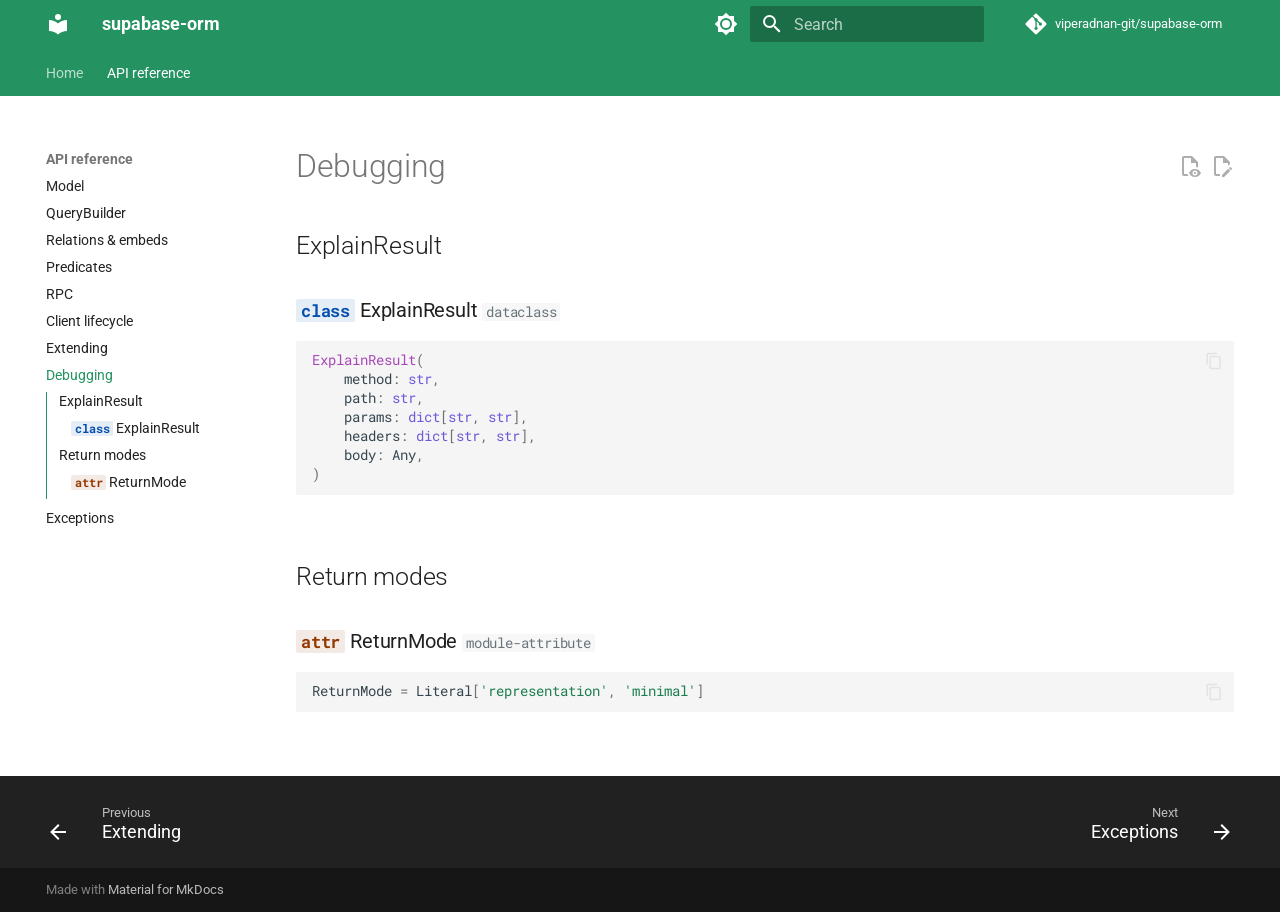
<file: api/debug/index.html>
<!doctype html>
<html lang="en" class="no-js">
  <head>
    
      <meta charset="utf-8">
      <meta name="viewport" content="width=device-width,initial-scale=1">
      
        <meta name="description" content="Lightweight async ORM on top of supabase-py with Pydantic validation.">
      
      
      
        <link rel="canonical" href="https://viperadnan-git.github.io/supabase-orm/api/debug/">
      
      
        <link rel="prev" href="../extending/">
      
      
        <link rel="next" href="../exceptions/">
      
      
        
      
      
      <link rel="icon" href="../../assets/images/favicon.png">
      <meta name="generator" content="mkdocs-1.6.1, mkdocs-material-9.7.6">
    
    
      
        <title>Debugging - supabase-orm</title>
      
    
    
      <link rel="stylesheet" href="../../assets/stylesheets/main.484c7ddc.min.css">
      
        
        <link rel="stylesheet" href="../../assets/stylesheets/palette.ab4e12ef.min.css">
      
      


    
    
      
    
    
      
        
        
        <link rel="preconnect" href="https://fonts.gstatic.com" crossorigin>
        <link rel="stylesheet" href="https://fonts.googleapis.com/css?family=Roboto:300,300i,400,400i,700,700i%7CRoboto+Mono:400,400i,700,700i&display=fallback">
        <style>:root{--md-text-font:"Roboto";--md-code-font:"Roboto Mono"}</style>
      
    
    
      <link rel="stylesheet" href="../../assets/_mkdocstrings.css">
    
      <link rel="stylesheet" href="../../stylesheets/extra.css">
    
    <script>__md_scope=new URL("../..",location),__md_hash=e=>[...e].reduce(((e,_)=>(e<<5)-e+_.charCodeAt(0)),0),__md_get=(e,_=localStorage,t=__md_scope)=>JSON.parse(_.getItem(t.pathname+"."+e)),__md_set=(e,_,t=localStorage,a=__md_scope)=>{try{t.setItem(a.pathname+"."+e,JSON.stringify(_))}catch(e){}}</script>
    
      

    
    
  </head>
  
  
    
    
      
    
    
    
    
    <body dir="ltr" data-md-color-scheme="default" data-md-color-primary="custom" data-md-color-accent="custom">
  
    
    <input class="md-toggle" data-md-toggle="drawer" type="checkbox" id="__drawer" autocomplete="off">
    <input class="md-toggle" data-md-toggle="search" type="checkbox" id="__search" autocomplete="off">
    <label class="md-overlay" for="__drawer"></label>
    <div data-md-component="skip">
      
        
        <a href="#debugging" class="md-skip">
          Skip to content
        </a>
      
    </div>
    <div data-md-component="announce">
      
    </div>
    
    
      

<header class="md-header" data-md-component="header">
  <nav class="md-header__inner md-grid" aria-label="Header">
    <a href="../.." title="supabase-orm" class="md-header__button md-logo" aria-label="supabase-orm" data-md-component="logo">
      
  
  <svg xmlns="http://www.w3.org/2000/svg" viewBox="0 0 24 24"><path d="M12 8a3 3 0 0 0 3-3 3 3 0 0 0-3-3 3 3 0 0 0-3 3 3 3 0 0 0 3 3m0 3.54C9.64 9.35 6.5 8 3 8v11c3.5 0 6.64 1.35 9 3.54 2.36-2.19 5.5-3.54 9-3.54V8c-3.5 0-6.64 1.35-9 3.54"/></svg>

    </a>
    <label class="md-header__button md-icon" for="__drawer">
      
      <svg xmlns="http://www.w3.org/2000/svg" viewBox="0 0 24 24"><path d="M3 6h18v2H3zm0 5h18v2H3zm0 5h18v2H3z"/></svg>
    </label>
    <div class="md-header__title" data-md-component="header-title">
      <div class="md-header__ellipsis">
        <div class="md-header__topic">
          <span class="md-ellipsis">
            supabase-orm
          </span>
        </div>
        <div class="md-header__topic" data-md-component="header-topic">
          <span class="md-ellipsis">
            
              Debugging
            
          </span>
        </div>
      </div>
    </div>
    
      
        <form class="md-header__option" data-md-component="palette">
  
    
    
    
    <input class="md-option" data-md-color-media="(prefers-color-scheme: light)" data-md-color-scheme="default" data-md-color-primary="custom" data-md-color-accent="custom"  aria-label="Switch to dark mode"  type="radio" name="__palette" id="__palette_0">
    
      <label class="md-header__button md-icon" title="Switch to dark mode" for="__palette_1" hidden>
        <svg xmlns="http://www.w3.org/2000/svg" viewBox="0 0 24 24"><path d="M12 8a4 4 0 0 0-4 4 4 4 0 0 0 4 4 4 4 0 0 0 4-4 4 4 0 0 0-4-4m0 10a6 6 0 0 1-6-6 6 6 0 0 1 6-6 6 6 0 0 1 6 6 6 6 0 0 1-6 6m8-9.31V4h-4.69L12 .69 8.69 4H4v4.69L.69 12 4 15.31V20h4.69L12 23.31 15.31 20H20v-4.69L23.31 12z"/></svg>
      </label>
    
  
    
    
    
    <input class="md-option" data-md-color-media="(prefers-color-scheme: dark)" data-md-color-scheme="slate" data-md-color-primary="custom" data-md-color-accent="custom"  aria-label="Switch to light mode"  type="radio" name="__palette" id="__palette_1">
    
      <label class="md-header__button md-icon" title="Switch to light mode" for="__palette_0" hidden>
        <svg xmlns="http://www.w3.org/2000/svg" viewBox="0 0 24 24"><path d="M12 18c-.89 0-1.74-.2-2.5-.55C11.56 16.5 13 14.42 13 12s-1.44-4.5-3.5-5.45C10.26 6.2 11.11 6 12 6a6 6 0 0 1 6 6 6 6 0 0 1-6 6m8-9.31V4h-4.69L12 .69 8.69 4H4v4.69L.69 12 4 15.31V20h4.69L12 23.31 15.31 20H20v-4.69L23.31 12z"/></svg>
      </label>
    
  
</form>
      
    
    
      <script>var palette=__md_get("__palette");if(palette&&palette.color){if("(prefers-color-scheme)"===palette.color.media){var media=matchMedia("(prefers-color-scheme: light)"),input=document.querySelector(media.matches?"[data-md-color-media='(prefers-color-scheme: light)']":"[data-md-color-media='(prefers-color-scheme: dark)']");palette.color.media=input.getAttribute("data-md-color-media"),palette.color.scheme=input.getAttribute("data-md-color-scheme"),palette.color.primary=input.getAttribute("data-md-color-primary"),palette.color.accent=input.getAttribute("data-md-color-accent")}for(var[key,value]of Object.entries(palette.color))document.body.setAttribute("data-md-color-"+key,value)}</script>
    
    
    
      
      
        <label class="md-header__button md-icon" for="__search">
          
          <svg xmlns="http://www.w3.org/2000/svg" viewBox="0 0 24 24"><path d="M9.5 3A6.5 6.5 0 0 1 16 9.5c0 1.61-.59 3.09-1.56 4.23l.27.27h.79l5 5-1.5 1.5-5-5v-.79l-.27-.27A6.52 6.52 0 0 1 9.5 16 6.5 6.5 0 0 1 3 9.5 6.5 6.5 0 0 1 9.5 3m0 2C7 5 5 7 5 9.5S7 14 9.5 14 14 12 14 9.5 12 5 9.5 5"/></svg>
        </label>
        <div class="md-search" data-md-component="search" role="dialog">
  <label class="md-search__overlay" for="__search"></label>
  <div class="md-search__inner" role="search">
    <form class="md-search__form" name="search">
      <input type="text" class="md-search__input" name="query" aria-label="Search" placeholder="Search" autocapitalize="off" autocorrect="off" autocomplete="off" spellcheck="false" data-md-component="search-query" required>
      <label class="md-search__icon md-icon" for="__search">
        
        <svg xmlns="http://www.w3.org/2000/svg" viewBox="0 0 24 24"><path d="M9.5 3A6.5 6.5 0 0 1 16 9.5c0 1.61-.59 3.09-1.56 4.23l.27.27h.79l5 5-1.5 1.5-5-5v-.79l-.27-.27A6.52 6.52 0 0 1 9.5 16 6.5 6.5 0 0 1 3 9.5 6.5 6.5 0 0 1 9.5 3m0 2C7 5 5 7 5 9.5S7 14 9.5 14 14 12 14 9.5 12 5 9.5 5"/></svg>
        
        <svg xmlns="http://www.w3.org/2000/svg" viewBox="0 0 24 24"><path d="M20 11v2H8l5.5 5.5-1.42 1.42L4.16 12l7.92-7.92L13.5 5.5 8 11z"/></svg>
      </label>
      <nav class="md-search__options" aria-label="Search">
        
        <button type="reset" class="md-search__icon md-icon" title="Clear" aria-label="Clear" tabindex="-1">
          
          <svg xmlns="http://www.w3.org/2000/svg" viewBox="0 0 24 24"><path d="M19 6.41 17.59 5 12 10.59 6.41 5 5 6.41 10.59 12 5 17.59 6.41 19 12 13.41 17.59 19 19 17.59 13.41 12z"/></svg>
        </button>
      </nav>
      
        <div class="md-search__suggest" data-md-component="search-suggest"></div>
      
    </form>
    <div class="md-search__output">
      <div class="md-search__scrollwrap" tabindex="0" data-md-scrollfix>
        <div class="md-search-result" data-md-component="search-result">
          <div class="md-search-result__meta">
            Initializing search
          </div>
          <ol class="md-search-result__list" role="presentation"></ol>
        </div>
      </div>
    </div>
  </div>
</div>
      
    
    
      <div class="md-header__source">
        <a href="https://github.com/viperadnan-git/supabase-orm" title="Go to repository" class="md-source" data-md-component="source">
  <div class="md-source__icon md-icon">
    
    <svg xmlns="http://www.w3.org/2000/svg" viewBox="0 0 448 512"><!--! Font Awesome Free 7.1.0 by @fontawesome - https://fontawesome.com License - https://fontawesome.com/license/free (Icons: CC BY 4.0, Fonts: SIL OFL 1.1, Code: MIT License) Copyright 2025 Fonticons, Inc.--><path d="M439.6 236.1 244 40.5c-5.4-5.5-12.8-8.5-20.4-8.5s-15 3-20.4 8.4L162.5 81l51.5 51.5c27.1-9.1 52.7 16.8 43.4 43.7l49.7 49.7c34.2-11.8 61.2 31 35.5 56.7-26.5 26.5-70.2-2.9-56-37.3L240.3 199v121.9c25.3 12.5 22.3 41.8 9.1 55-6.4 6.4-15.2 10.1-24.3 10.1s-17.8-3.6-24.3-10.1c-17.6-17.6-11.1-46.9 11.2-56v-123c-20.8-8.5-24.6-30.7-18.6-45L142.6 101 8.5 235.1C3 240.6 0 247.9 0 255.5s3 15 8.5 20.4l195.6 195.7c5.4 5.4 12.7 8.4 20.4 8.4s15-3 20.4-8.4l194.7-194.7c5.4-5.4 8.4-12.8 8.4-20.4s-3-15-8.4-20.4"/></svg>
  </div>
  <div class="md-source__repository">
    viperadnan-git/supabase-orm
  </div>
</a>
      </div>
    
  </nav>
  
</header>
    
    <div class="md-container" data-md-component="container">
      
      
        
          
            
<nav class="md-tabs" aria-label="Tabs" data-md-component="tabs">
  <div class="md-grid">
    <ul class="md-tabs__list">
      
        
  
  
  
  
    <li class="md-tabs__item">
      <a href="../.." class="md-tabs__link">
        
  
  
    
  
  Home

      </a>
    </li>
  

      
        
  
  
  
    
  
  
    
    
      <li class="md-tabs__item md-tabs__item--active">
        <a href="../model/" class="md-tabs__link">
          
  
  
    
  
  API reference

        </a>
      </li>
    
  

      
    </ul>
  </div>
</nav>
          
        
      
      <main class="md-main" data-md-component="main">
        <div class="md-main__inner md-grid">
          
            
              
              <div class="md-sidebar md-sidebar--primary" data-md-component="sidebar" data-md-type="navigation" >
                <div class="md-sidebar__scrollwrap">
                  <div class="md-sidebar__inner">
                    


  


  

<nav class="md-nav md-nav--primary md-nav--lifted md-nav--integrated" aria-label="Navigation" data-md-level="0">
  <label class="md-nav__title" for="__drawer">
    <a href="../.." title="supabase-orm" class="md-nav__button md-logo" aria-label="supabase-orm" data-md-component="logo">
      
  
  <svg xmlns="http://www.w3.org/2000/svg" viewBox="0 0 24 24"><path d="M12 8a3 3 0 0 0 3-3 3 3 0 0 0-3-3 3 3 0 0 0-3 3 3 3 0 0 0 3 3m0 3.54C9.64 9.35 6.5 8 3 8v11c3.5 0 6.64 1.35 9 3.54 2.36-2.19 5.5-3.54 9-3.54V8c-3.5 0-6.64 1.35-9 3.54"/></svg>

    </a>
    supabase-orm
  </label>
  
    <div class="md-nav__source">
      <a href="https://github.com/viperadnan-git/supabase-orm" title="Go to repository" class="md-source" data-md-component="source">
  <div class="md-source__icon md-icon">
    
    <svg xmlns="http://www.w3.org/2000/svg" viewBox="0 0 448 512"><!--! Font Awesome Free 7.1.0 by @fontawesome - https://fontawesome.com License - https://fontawesome.com/license/free (Icons: CC BY 4.0, Fonts: SIL OFL 1.1, Code: MIT License) Copyright 2025 Fonticons, Inc.--><path d="M439.6 236.1 244 40.5c-5.4-5.5-12.8-8.5-20.4-8.5s-15 3-20.4 8.4L162.5 81l51.5 51.5c27.1-9.1 52.7 16.8 43.4 43.7l49.7 49.7c34.2-11.8 61.2 31 35.5 56.7-26.5 26.5-70.2-2.9-56-37.3L240.3 199v121.9c25.3 12.5 22.3 41.8 9.1 55-6.4 6.4-15.2 10.1-24.3 10.1s-17.8-3.6-24.3-10.1c-17.6-17.6-11.1-46.9 11.2-56v-123c-20.8-8.5-24.6-30.7-18.6-45L142.6 101 8.5 235.1C3 240.6 0 247.9 0 255.5s3 15 8.5 20.4l195.6 195.7c5.4 5.4 12.7 8.4 20.4 8.4s15-3 20.4-8.4l194.7-194.7c5.4-5.4 8.4-12.8 8.4-20.4s-3-15-8.4-20.4"/></svg>
  </div>
  <div class="md-source__repository">
    viperadnan-git/supabase-orm
  </div>
</a>
    </div>
  
  <ul class="md-nav__list" data-md-scrollfix>
    
      
      
  
  
  
  
    <li class="md-nav__item">
      <a href="../.." class="md-nav__link">
        
  
  
  <span class="md-ellipsis">
    
  
    Home
  

    
  </span>
  
  

      </a>
    </li>
  

    
      
      
  
  
    
  
  
  
    
    
      
        
      
        
      
        
      
        
      
        
      
        
      
        
      
        
      
        
      
    
    
    
      
        
        
      
      
        
      
    
    
    <li class="md-nav__item md-nav__item--active md-nav__item--section md-nav__item--nested">
      
        
        
        <input class="md-nav__toggle md-toggle " type="checkbox" id="__nav_2" checked>
        
          
          <label class="md-nav__link" for="__nav_2" id="__nav_2_label" tabindex="">
            
  
  
  <span class="md-ellipsis">
    
  
    API reference
  

    
  </span>
  
  

            <span class="md-nav__icon md-icon"></span>
          </label>
        
        <nav class="md-nav" data-md-level="1" aria-labelledby="__nav_2_label" aria-expanded="true">
          <label class="md-nav__title" for="__nav_2">
            <span class="md-nav__icon md-icon"></span>
            
  
    API reference
  

          </label>
          <ul class="md-nav__list" data-md-scrollfix>
            
              
                
  
  
  
  
    <li class="md-nav__item">
      <a href="../model/" class="md-nav__link">
        
  
  
  <span class="md-ellipsis">
    
  
    Model
  

    
  </span>
  
  

      </a>
    </li>
  

              
            
              
                
  
  
  
  
    <li class="md-nav__item">
      <a href="../query/" class="md-nav__link">
        
  
  
  <span class="md-ellipsis">
    
  
    QueryBuilder
  

    
  </span>
  
  

      </a>
    </li>
  

              
            
              
                
  
  
  
  
    <li class="md-nav__item">
      <a href="../relations/" class="md-nav__link">
        
  
  
  <span class="md-ellipsis">
    
  
    Relations & embeds
  

    
  </span>
  
  

      </a>
    </li>
  

              
            
              
                
  
  
  
  
    <li class="md-nav__item">
      <a href="../predicates/" class="md-nav__link">
        
  
  
  <span class="md-ellipsis">
    
  
    Predicates
  

    
  </span>
  
  

      </a>
    </li>
  

              
            
              
                
  
  
  
  
    <li class="md-nav__item">
      <a href="../rpc/" class="md-nav__link">
        
  
  
  <span class="md-ellipsis">
    
  
    RPC
  

    
  </span>
  
  

      </a>
    </li>
  

              
            
              
                
  
  
  
  
    <li class="md-nav__item">
      <a href="../client/" class="md-nav__link">
        
  
  
  <span class="md-ellipsis">
    
  
    Client lifecycle
  

    
  </span>
  
  

      </a>
    </li>
  

              
            
              
                
  
  
  
  
    <li class="md-nav__item">
      <a href="../extending/" class="md-nav__link">
        
  
  
  <span class="md-ellipsis">
    
  
    Extending
  

    
  </span>
  
  

      </a>
    </li>
  

              
            
              
                
  
  
    
  
  
  
    <li class="md-nav__item md-nav__item--active">
      
      <input class="md-nav__toggle md-toggle" type="checkbox" id="__toc">
      
      
        
      
      
        <label class="md-nav__link md-nav__link--active" for="__toc">
          
  
  
  <span class="md-ellipsis">
    
  
    Debugging
  

    
  </span>
  
  

          <span class="md-nav__icon md-icon"></span>
        </label>
      
      <a href="./" class="md-nav__link md-nav__link--active">
        
  
  
  <span class="md-ellipsis">
    
  
    Debugging
  

    
  </span>
  
  

      </a>
      
        

<nav class="md-nav md-nav--secondary" aria-label="Table of contents">
  
  
  
    
  
  
    <label class="md-nav__title" for="__toc">
      <span class="md-nav__icon md-icon"></span>
      Table of contents
    </label>
    <ul class="md-nav__list" data-md-component="toc" data-md-scrollfix>
      
        <li class="md-nav__item">
  <a href="#explainresult" class="md-nav__link">
    <span class="md-ellipsis">
      
        ExplainResult
      
    </span>
  </a>
  
    <nav class="md-nav" aria-label="ExplainResult">
      <ul class="md-nav__list">
        
          <li class="md-nav__item">
  <a href="#supabase_orm.ExplainResult" class="md-nav__link">
    <span class="md-ellipsis">
      
        <code class="doc-symbol doc-symbol-toc doc-symbol-class"></code>&nbsp;ExplainResult
      
    </span>
  </a>
  
</li>
        
      </ul>
    </nav>
  
</li>
      
        <li class="md-nav__item">
  <a href="#return-modes" class="md-nav__link">
    <span class="md-ellipsis">
      
        Return modes
      
    </span>
  </a>
  
    <nav class="md-nav" aria-label="Return modes">
      <ul class="md-nav__list">
        
          <li class="md-nav__item">
  <a href="#supabase_orm.ReturnMode" class="md-nav__link">
    <span class="md-ellipsis">
      
        <code class="doc-symbol doc-symbol-toc doc-symbol-attribute"></code>&nbsp;ReturnMode
      
    </span>
  </a>
  
</li>
        
      </ul>
    </nav>
  
</li>
      
    </ul>
  
</nav>
      
    </li>
  

              
            
              
                
  
  
  
  
    <li class="md-nav__item">
      <a href="../exceptions/" class="md-nav__link">
        
  
  
  <span class="md-ellipsis">
    
  
    Exceptions
  

    
  </span>
  
  

      </a>
    </li>
  

              
            
          </ul>
        </nav>
      
    </li>
  

    
  </ul>
</nav>
                  </div>
                </div>
              </div>
            
            
          
          
            <div class="md-content" data-md-component="content">
              
              <article class="md-content__inner md-typeset">
                
                  


  
    <a href="https://github.com/viperadnan-git/supabase-orm/edit/main/docs/api/debug.md" title="Edit this page" class="md-content__button md-icon" rel="edit">
      
      <svg xmlns="http://www.w3.org/2000/svg" viewBox="0 0 24 24"><path d="M10 20H6V4h7v5h5v3.1l2-2V8l-6-6H6c-1.1 0-2 .9-2 2v16c0 1.1.9 2 2 2h4zm10.2-7c.1 0 .3.1.4.2l1.3 1.3c.2.2.2.6 0 .8l-1 1-2.1-2.1 1-1c.1-.1.2-.2.4-.2m0 3.9L14.1 23H12v-2.1l6.1-6.1z"/></svg>
    </a>
  
  
    
      
    
    <a href="https://github.com/viperadnan-git/supabase-orm/raw/main/docs/api/debug.md" title="View source of this page" class="md-content__button md-icon">
      
      <svg xmlns="http://www.w3.org/2000/svg" viewBox="0 0 24 24"><path d="M17 18c.56 0 1 .44 1 1s-.44 1-1 1-1-.44-1-1 .44-1 1-1m0-3c-2.73 0-5.06 1.66-6 4 .94 2.34 3.27 4 6 4s5.06-1.66 6-4c-.94-2.34-3.27-4-6-4m0 6.5a2.5 2.5 0 0 1-2.5-2.5 2.5 2.5 0 0 1 2.5-2.5 2.5 2.5 0 0 1 2.5 2.5 2.5 2.5 0 0 1-2.5 2.5M9.27 20H6V4h7v5h5v4.07c.7.08 1.36.25 2 .49V8l-6-6H6a2 2 0 0 0-2 2v16a2 2 0 0 0 2 2h4.5a8.2 8.2 0 0 1-1.23-2"/></svg>
    </a>
  


<h1 id="debugging">Debugging<a class="headerlink" href="#debugging" title="Permanent link">&para;</a></h1>
<h2 id="explainresult">ExplainResult<a class="headerlink" href="#explainresult" title="Permanent link">&para;</a></h2>


<div class="doc doc-object doc-class">



<h3 id="supabase_orm.ExplainResult" class="doc doc-heading">
<code class="doc-symbol doc-symbol-heading doc-symbol-class"></code>            <span class="doc doc-object-name doc-class-name">ExplainResult</span>


  <span class="doc doc-labels">
      <small class="doc doc-label doc-label-dataclass"><code>dataclass</code></small>
  </span>

<a href="#supabase_orm.ExplainResult" class="headerlink" title="Permanent link">&para;</a></h3>
<div class="language-python doc-signature highlight"><pre><span></span><code><span id="__span-0-1"><a id="__codelineno-0-1" name="__codelineno-0-1" href="#__codelineno-0-1"></a><span class="nf">ExplainResult</span><span class="p">(</span>
</span><span id="__span-0-2"><a id="__codelineno-0-2" name="__codelineno-0-2" href="#__codelineno-0-2"></a>    <span class="n">method</span><span class="p">:</span> <span class="nb">str</span><span class="p">,</span>
</span><span id="__span-0-3"><a id="__codelineno-0-3" name="__codelineno-0-3" href="#__codelineno-0-3"></a>    <span class="n">path</span><span class="p">:</span> <span class="nb">str</span><span class="p">,</span>
</span><span id="__span-0-4"><a id="__codelineno-0-4" name="__codelineno-0-4" href="#__codelineno-0-4"></a>    <span class="n">params</span><span class="p">:</span> <span class="nb">dict</span><span class="p">[</span><span class="nb">str</span><span class="p">,</span> <span class="nb">str</span><span class="p">],</span>
</span><span id="__span-0-5"><a id="__codelineno-0-5" name="__codelineno-0-5" href="#__codelineno-0-5"></a>    <span class="n">headers</span><span class="p">:</span> <span class="nb">dict</span><span class="p">[</span><span class="nb">str</span><span class="p">,</span> <span class="nb">str</span><span class="p">],</span>
</span><span id="__span-0-6"><a id="__codelineno-0-6" name="__codelineno-0-6" href="#__codelineno-0-6"></a>    <span class="n">body</span><span class="p">:</span> <span class="n">Any</span><span class="p">,</span>
</span><span id="__span-0-7"><a id="__codelineno-0-7" name="__codelineno-0-7" href="#__codelineno-0-7"></a><span class="p">)</span>
</span></code></pre></div>

    <div class="doc doc-contents first">













<div class="doc doc-children">












  </div>

    </div>

</div><h2 id="return-modes">Return modes<a class="headerlink" href="#return-modes" title="Permanent link">&para;</a></h2>


<div class="doc doc-object doc-attribute">



<h3 id="supabase_orm.ReturnMode" class="doc doc-heading">
<code class="doc-symbol doc-symbol-heading doc-symbol-attribute"></code>            <span class="doc doc-object-name doc-attribute-name">ReturnMode</span>


  <span class="doc doc-labels">
      <small class="doc doc-label doc-label-module-attribute"><code>module-attribute</code></small>
  </span>

<a href="#supabase_orm.ReturnMode" class="headerlink" title="Permanent link">&para;</a></h3>
<div class="language-python doc-signature highlight"><pre><span></span><code><span id="__span-0-1"><a id="__codelineno-0-1" name="__codelineno-0-1" href="#__codelineno-0-1"></a><span class="n">ReturnMode</span> <span class="o">=</span> <span class="n">Literal</span><span class="p">[</span><span class="s1">&#39;representation&#39;</span><span class="p">,</span> <span class="s1">&#39;minimal&#39;</span><span class="p">]</span>
</span></code></pre></div>

    <div class="doc doc-contents first">

    </div>

</div>







  
  






                
              </article>
            </div>
          
          
<script>var target=document.getElementById(location.hash.slice(1));target&&target.name&&(target.checked=target.name.startsWith("__tabbed_"))</script>
        </div>
        
          <button type="button" class="md-top md-icon" data-md-component="top" hidden>
  
  <svg xmlns="http://www.w3.org/2000/svg" viewBox="0 0 24 24"><path d="M13 20h-2V8l-5.5 5.5-1.42-1.42L12 4.16l7.92 7.92-1.42 1.42L13 8z"/></svg>
  Back to top
</button>
        
      </main>
      
        <footer class="md-footer">
  
    
      
      <nav class="md-footer__inner md-grid" aria-label="Footer" >
        
          
          <a href="../extending/" class="md-footer__link md-footer__link--prev" aria-label="Previous: Extending">
            <div class="md-footer__button md-icon">
              
              <svg xmlns="http://www.w3.org/2000/svg" viewBox="0 0 24 24"><path d="M20 11v2H8l5.5 5.5-1.42 1.42L4.16 12l7.92-7.92L13.5 5.5 8 11z"/></svg>
            </div>
            <div class="md-footer__title">
              <span class="md-footer__direction">
                Previous
              </span>
              <div class="md-ellipsis">
                Extending
              </div>
            </div>
          </a>
        
        
          
          <a href="../exceptions/" class="md-footer__link md-footer__link--next" aria-label="Next: Exceptions">
            <div class="md-footer__title">
              <span class="md-footer__direction">
                Next
              </span>
              <div class="md-ellipsis">
                Exceptions
              </div>
            </div>
            <div class="md-footer__button md-icon">
              
              <svg xmlns="http://www.w3.org/2000/svg" viewBox="0 0 24 24"><path d="M4 11v2h12l-5.5 5.5 1.42 1.42L19.84 12l-7.92-7.92L10.5 5.5 16 11z"/></svg>
            </div>
          </a>
        
      </nav>
    
  
  <div class="md-footer-meta md-typeset">
    <div class="md-footer-meta__inner md-grid">
      <div class="md-copyright">
  
  
    Made with
    <a href="https://squidfunk.github.io/mkdocs-material/" target="_blank" rel="noopener">
      Material for MkDocs
    </a>
  
</div>
      
    </div>
  </div>
</footer>
      
    </div>
    <div class="md-dialog" data-md-component="dialog">
      <div class="md-dialog__inner md-typeset"></div>
    </div>
    
      <div class="md-progress" data-md-component="progress" role="progressbar"></div>
    
    
    
      
      
      <script id="__config" type="application/json">{"annotate": null, "base": "../..", "features": ["navigation.tabs", "navigation.sections", "navigation.expand", "navigation.top", "navigation.indexes", "navigation.instant", "navigation.instant.progress", "navigation.tracking", "navigation.footer", "toc.integrate", "toc.follow", "content.code.copy", "content.code.annotate", "content.action.edit", "content.action.view", "search.suggest", "search.highlight"], "search": "../../assets/javascripts/workers/search.2c215733.min.js", "tags": null, "translations": {"clipboard.copied": "Copied to clipboard", "clipboard.copy": "Copy to clipboard", "search.result.more.one": "1 more on this page", "search.result.more.other": "# more on this page", "search.result.none": "No matching documents", "search.result.one": "1 matching document", "search.result.other": "# matching documents", "search.result.placeholder": "Type to start searching", "search.result.term.missing": "Missing", "select.version": "Select version"}, "version": null}</script>
    
    
      <script src="../../assets/javascripts/bundle.79ae519e.min.js"></script>
      
    
  </body>
</html>
</file>
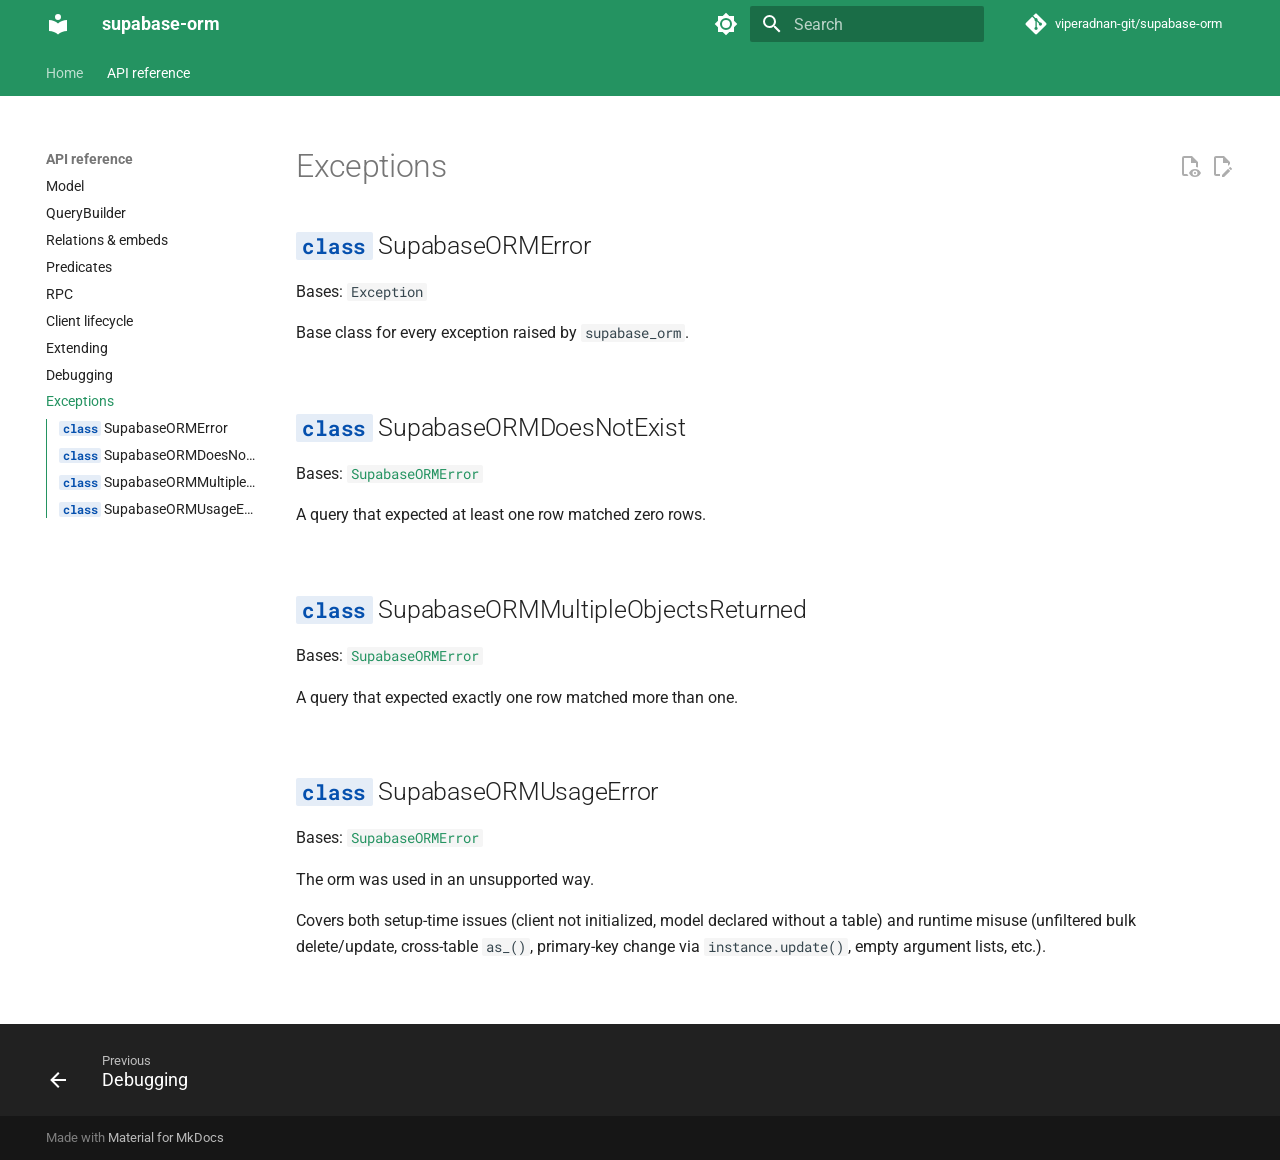
<file: api/exceptions/index.html>
<!doctype html>
<html lang="en" class="no-js">
  <head>
    
      <meta charset="utf-8">
      <meta name="viewport" content="width=device-width,initial-scale=1">
      
        <meta name="description" content="Lightweight async ORM on top of supabase-py with Pydantic validation.">
      
      
      
        <link rel="canonical" href="https://viperadnan-git.github.io/supabase-orm/api/exceptions/">
      
      
        <link rel="prev" href="../debug/">
      
      
      
        
      
      
      <link rel="icon" href="../../assets/images/favicon.png">
      <meta name="generator" content="mkdocs-1.6.1, mkdocs-material-9.7.6">
    
    
      
        <title>Exceptions - supabase-orm</title>
      
    
    
      <link rel="stylesheet" href="../../assets/stylesheets/main.484c7ddc.min.css">
      
        
        <link rel="stylesheet" href="../../assets/stylesheets/palette.ab4e12ef.min.css">
      
      


    
    
      
    
    
      
        
        
        <link rel="preconnect" href="https://fonts.gstatic.com" crossorigin>
        <link rel="stylesheet" href="https://fonts.googleapis.com/css?family=Roboto:300,300i,400,400i,700,700i%7CRoboto+Mono:400,400i,700,700i&display=fallback">
        <style>:root{--md-text-font:"Roboto";--md-code-font:"Roboto Mono"}</style>
      
    
    
      <link rel="stylesheet" href="../../assets/_mkdocstrings.css">
    
      <link rel="stylesheet" href="../../stylesheets/extra.css">
    
    <script>__md_scope=new URL("../..",location),__md_hash=e=>[...e].reduce(((e,_)=>(e<<5)-e+_.charCodeAt(0)),0),__md_get=(e,_=localStorage,t=__md_scope)=>JSON.parse(_.getItem(t.pathname+"."+e)),__md_set=(e,_,t=localStorage,a=__md_scope)=>{try{t.setItem(a.pathname+"."+e,JSON.stringify(_))}catch(e){}}</script>
    
      

    
    
  </head>
  
  
    
    
      
    
    
    
    
    <body dir="ltr" data-md-color-scheme="default" data-md-color-primary="custom" data-md-color-accent="custom">
  
    
    <input class="md-toggle" data-md-toggle="drawer" type="checkbox" id="__drawer" autocomplete="off">
    <input class="md-toggle" data-md-toggle="search" type="checkbox" id="__search" autocomplete="off">
    <label class="md-overlay" for="__drawer"></label>
    <div data-md-component="skip">
      
        
        <a href="#exceptions" class="md-skip">
          Skip to content
        </a>
      
    </div>
    <div data-md-component="announce">
      
    </div>
    
    
      

<header class="md-header" data-md-component="header">
  <nav class="md-header__inner md-grid" aria-label="Header">
    <a href="../.." title="supabase-orm" class="md-header__button md-logo" aria-label="supabase-orm" data-md-component="logo">
      
  
  <svg xmlns="http://www.w3.org/2000/svg" viewBox="0 0 24 24"><path d="M12 8a3 3 0 0 0 3-3 3 3 0 0 0-3-3 3 3 0 0 0-3 3 3 3 0 0 0 3 3m0 3.54C9.64 9.35 6.5 8 3 8v11c3.5 0 6.64 1.35 9 3.54 2.36-2.19 5.5-3.54 9-3.54V8c-3.5 0-6.64 1.35-9 3.54"/></svg>

    </a>
    <label class="md-header__button md-icon" for="__drawer">
      
      <svg xmlns="http://www.w3.org/2000/svg" viewBox="0 0 24 24"><path d="M3 6h18v2H3zm0 5h18v2H3zm0 5h18v2H3z"/></svg>
    </label>
    <div class="md-header__title" data-md-component="header-title">
      <div class="md-header__ellipsis">
        <div class="md-header__topic">
          <span class="md-ellipsis">
            supabase-orm
          </span>
        </div>
        <div class="md-header__topic" data-md-component="header-topic">
          <span class="md-ellipsis">
            
              Exceptions
            
          </span>
        </div>
      </div>
    </div>
    
      
        <form class="md-header__option" data-md-component="palette">
  
    
    
    
    <input class="md-option" data-md-color-media="(prefers-color-scheme: light)" data-md-color-scheme="default" data-md-color-primary="custom" data-md-color-accent="custom"  aria-label="Switch to dark mode"  type="radio" name="__palette" id="__palette_0">
    
      <label class="md-header__button md-icon" title="Switch to dark mode" for="__palette_1" hidden>
        <svg xmlns="http://www.w3.org/2000/svg" viewBox="0 0 24 24"><path d="M12 8a4 4 0 0 0-4 4 4 4 0 0 0 4 4 4 4 0 0 0 4-4 4 4 0 0 0-4-4m0 10a6 6 0 0 1-6-6 6 6 0 0 1 6-6 6 6 0 0 1 6 6 6 6 0 0 1-6 6m8-9.31V4h-4.69L12 .69 8.69 4H4v4.69L.69 12 4 15.31V20h4.69L12 23.31 15.31 20H20v-4.69L23.31 12z"/></svg>
      </label>
    
  
    
    
    
    <input class="md-option" data-md-color-media="(prefers-color-scheme: dark)" data-md-color-scheme="slate" data-md-color-primary="custom" data-md-color-accent="custom"  aria-label="Switch to light mode"  type="radio" name="__palette" id="__palette_1">
    
      <label class="md-header__button md-icon" title="Switch to light mode" for="__palette_0" hidden>
        <svg xmlns="http://www.w3.org/2000/svg" viewBox="0 0 24 24"><path d="M12 18c-.89 0-1.74-.2-2.5-.55C11.56 16.5 13 14.42 13 12s-1.44-4.5-3.5-5.45C10.26 6.2 11.11 6 12 6a6 6 0 0 1 6 6 6 6 0 0 1-6 6m8-9.31V4h-4.69L12 .69 8.69 4H4v4.69L.69 12 4 15.31V20h4.69L12 23.31 15.31 20H20v-4.69L23.31 12z"/></svg>
      </label>
    
  
</form>
      
    
    
      <script>var palette=__md_get("__palette");if(palette&&palette.color){if("(prefers-color-scheme)"===palette.color.media){var media=matchMedia("(prefers-color-scheme: light)"),input=document.querySelector(media.matches?"[data-md-color-media='(prefers-color-scheme: light)']":"[data-md-color-media='(prefers-color-scheme: dark)']");palette.color.media=input.getAttribute("data-md-color-media"),palette.color.scheme=input.getAttribute("data-md-color-scheme"),palette.color.primary=input.getAttribute("data-md-color-primary"),palette.color.accent=input.getAttribute("data-md-color-accent")}for(var[key,value]of Object.entries(palette.color))document.body.setAttribute("data-md-color-"+key,value)}</script>
    
    
    
      
      
        <label class="md-header__button md-icon" for="__search">
          
          <svg xmlns="http://www.w3.org/2000/svg" viewBox="0 0 24 24"><path d="M9.5 3A6.5 6.5 0 0 1 16 9.5c0 1.61-.59 3.09-1.56 4.23l.27.27h.79l5 5-1.5 1.5-5-5v-.79l-.27-.27A6.52 6.52 0 0 1 9.5 16 6.5 6.5 0 0 1 3 9.5 6.5 6.5 0 0 1 9.5 3m0 2C7 5 5 7 5 9.5S7 14 9.5 14 14 12 14 9.5 12 5 9.5 5"/></svg>
        </label>
        <div class="md-search" data-md-component="search" role="dialog">
  <label class="md-search__overlay" for="__search"></label>
  <div class="md-search__inner" role="search">
    <form class="md-search__form" name="search">
      <input type="text" class="md-search__input" name="query" aria-label="Search" placeholder="Search" autocapitalize="off" autocorrect="off" autocomplete="off" spellcheck="false" data-md-component="search-query" required>
      <label class="md-search__icon md-icon" for="__search">
        
        <svg xmlns="http://www.w3.org/2000/svg" viewBox="0 0 24 24"><path d="M9.5 3A6.5 6.5 0 0 1 16 9.5c0 1.61-.59 3.09-1.56 4.23l.27.27h.79l5 5-1.5 1.5-5-5v-.79l-.27-.27A6.52 6.52 0 0 1 9.5 16 6.5 6.5 0 0 1 3 9.5 6.5 6.5 0 0 1 9.5 3m0 2C7 5 5 7 5 9.5S7 14 9.5 14 14 12 14 9.5 12 5 9.5 5"/></svg>
        
        <svg xmlns="http://www.w3.org/2000/svg" viewBox="0 0 24 24"><path d="M20 11v2H8l5.5 5.5-1.42 1.42L4.16 12l7.92-7.92L13.5 5.5 8 11z"/></svg>
      </label>
      <nav class="md-search__options" aria-label="Search">
        
        <button type="reset" class="md-search__icon md-icon" title="Clear" aria-label="Clear" tabindex="-1">
          
          <svg xmlns="http://www.w3.org/2000/svg" viewBox="0 0 24 24"><path d="M19 6.41 17.59 5 12 10.59 6.41 5 5 6.41 10.59 12 5 17.59 6.41 19 12 13.41 17.59 19 19 17.59 13.41 12z"/></svg>
        </button>
      </nav>
      
        <div class="md-search__suggest" data-md-component="search-suggest"></div>
      
    </form>
    <div class="md-search__output">
      <div class="md-search__scrollwrap" tabindex="0" data-md-scrollfix>
        <div class="md-search-result" data-md-component="search-result">
          <div class="md-search-result__meta">
            Initializing search
          </div>
          <ol class="md-search-result__list" role="presentation"></ol>
        </div>
      </div>
    </div>
  </div>
</div>
      
    
    
      <div class="md-header__source">
        <a href="https://github.com/viperadnan-git/supabase-orm" title="Go to repository" class="md-source" data-md-component="source">
  <div class="md-source__icon md-icon">
    
    <svg xmlns="http://www.w3.org/2000/svg" viewBox="0 0 448 512"><!--! Font Awesome Free 7.1.0 by @fontawesome - https://fontawesome.com License - https://fontawesome.com/license/free (Icons: CC BY 4.0, Fonts: SIL OFL 1.1, Code: MIT License) Copyright 2025 Fonticons, Inc.--><path d="M439.6 236.1 244 40.5c-5.4-5.5-12.8-8.5-20.4-8.5s-15 3-20.4 8.4L162.5 81l51.5 51.5c27.1-9.1 52.7 16.8 43.4 43.7l49.7 49.7c34.2-11.8 61.2 31 35.5 56.7-26.5 26.5-70.2-2.9-56-37.3L240.3 199v121.9c25.3 12.5 22.3 41.8 9.1 55-6.4 6.4-15.2 10.1-24.3 10.1s-17.8-3.6-24.3-10.1c-17.6-17.6-11.1-46.9 11.2-56v-123c-20.8-8.5-24.6-30.7-18.6-45L142.6 101 8.5 235.1C3 240.6 0 247.9 0 255.5s3 15 8.5 20.4l195.6 195.7c5.4 5.4 12.7 8.4 20.4 8.4s15-3 20.4-8.4l194.7-194.7c5.4-5.4 8.4-12.8 8.4-20.4s-3-15-8.4-20.4"/></svg>
  </div>
  <div class="md-source__repository">
    viperadnan-git/supabase-orm
  </div>
</a>
      </div>
    
  </nav>
  
</header>
    
    <div class="md-container" data-md-component="container">
      
      
        
          
            
<nav class="md-tabs" aria-label="Tabs" data-md-component="tabs">
  <div class="md-grid">
    <ul class="md-tabs__list">
      
        
  
  
  
  
    <li class="md-tabs__item">
      <a href="../.." class="md-tabs__link">
        
  
  
    
  
  Home

      </a>
    </li>
  

      
        
  
  
  
    
  
  
    
    
      <li class="md-tabs__item md-tabs__item--active">
        <a href="../model/" class="md-tabs__link">
          
  
  
    
  
  API reference

        </a>
      </li>
    
  

      
    </ul>
  </div>
</nav>
          
        
      
      <main class="md-main" data-md-component="main">
        <div class="md-main__inner md-grid">
          
            
              
              <div class="md-sidebar md-sidebar--primary" data-md-component="sidebar" data-md-type="navigation" >
                <div class="md-sidebar__scrollwrap">
                  <div class="md-sidebar__inner">
                    


  


  

<nav class="md-nav md-nav--primary md-nav--lifted md-nav--integrated" aria-label="Navigation" data-md-level="0">
  <label class="md-nav__title" for="__drawer">
    <a href="../.." title="supabase-orm" class="md-nav__button md-logo" aria-label="supabase-orm" data-md-component="logo">
      
  
  <svg xmlns="http://www.w3.org/2000/svg" viewBox="0 0 24 24"><path d="M12 8a3 3 0 0 0 3-3 3 3 0 0 0-3-3 3 3 0 0 0-3 3 3 3 0 0 0 3 3m0 3.54C9.64 9.35 6.5 8 3 8v11c3.5 0 6.64 1.35 9 3.54 2.36-2.19 5.5-3.54 9-3.54V8c-3.5 0-6.64 1.35-9 3.54"/></svg>

    </a>
    supabase-orm
  </label>
  
    <div class="md-nav__source">
      <a href="https://github.com/viperadnan-git/supabase-orm" title="Go to repository" class="md-source" data-md-component="source">
  <div class="md-source__icon md-icon">
    
    <svg xmlns="http://www.w3.org/2000/svg" viewBox="0 0 448 512"><!--! Font Awesome Free 7.1.0 by @fontawesome - https://fontawesome.com License - https://fontawesome.com/license/free (Icons: CC BY 4.0, Fonts: SIL OFL 1.1, Code: MIT License) Copyright 2025 Fonticons, Inc.--><path d="M439.6 236.1 244 40.5c-5.4-5.5-12.8-8.5-20.4-8.5s-15 3-20.4 8.4L162.5 81l51.5 51.5c27.1-9.1 52.7 16.8 43.4 43.7l49.7 49.7c34.2-11.8 61.2 31 35.5 56.7-26.5 26.5-70.2-2.9-56-37.3L240.3 199v121.9c25.3 12.5 22.3 41.8 9.1 55-6.4 6.4-15.2 10.1-24.3 10.1s-17.8-3.6-24.3-10.1c-17.6-17.6-11.1-46.9 11.2-56v-123c-20.8-8.5-24.6-30.7-18.6-45L142.6 101 8.5 235.1C3 240.6 0 247.9 0 255.5s3 15 8.5 20.4l195.6 195.7c5.4 5.4 12.7 8.4 20.4 8.4s15-3 20.4-8.4l194.7-194.7c5.4-5.4 8.4-12.8 8.4-20.4s-3-15-8.4-20.4"/></svg>
  </div>
  <div class="md-source__repository">
    viperadnan-git/supabase-orm
  </div>
</a>
    </div>
  
  <ul class="md-nav__list" data-md-scrollfix>
    
      
      
  
  
  
  
    <li class="md-nav__item">
      <a href="../.." class="md-nav__link">
        
  
  
  <span class="md-ellipsis">
    
  
    Home
  

    
  </span>
  
  

      </a>
    </li>
  

    
      
      
  
  
    
  
  
  
    
    
      
        
      
        
      
        
      
        
      
        
      
        
      
        
      
        
      
        
      
    
    
    
      
        
        
      
      
        
      
    
    
    <li class="md-nav__item md-nav__item--active md-nav__item--section md-nav__item--nested">
      
        
        
        <input class="md-nav__toggle md-toggle " type="checkbox" id="__nav_2" checked>
        
          
          <label class="md-nav__link" for="__nav_2" id="__nav_2_label" tabindex="">
            
  
  
  <span class="md-ellipsis">
    
  
    API reference
  

    
  </span>
  
  

            <span class="md-nav__icon md-icon"></span>
          </label>
        
        <nav class="md-nav" data-md-level="1" aria-labelledby="__nav_2_label" aria-expanded="true">
          <label class="md-nav__title" for="__nav_2">
            <span class="md-nav__icon md-icon"></span>
            
  
    API reference
  

          </label>
          <ul class="md-nav__list" data-md-scrollfix>
            
              
                
  
  
  
  
    <li class="md-nav__item">
      <a href="../model/" class="md-nav__link">
        
  
  
  <span class="md-ellipsis">
    
  
    Model
  

    
  </span>
  
  

      </a>
    </li>
  

              
            
              
                
  
  
  
  
    <li class="md-nav__item">
      <a href="../query/" class="md-nav__link">
        
  
  
  <span class="md-ellipsis">
    
  
    QueryBuilder
  

    
  </span>
  
  

      </a>
    </li>
  

              
            
              
                
  
  
  
  
    <li class="md-nav__item">
      <a href="../relations/" class="md-nav__link">
        
  
  
  <span class="md-ellipsis">
    
  
    Relations & embeds
  

    
  </span>
  
  

      </a>
    </li>
  

              
            
              
                
  
  
  
  
    <li class="md-nav__item">
      <a href="../predicates/" class="md-nav__link">
        
  
  
  <span class="md-ellipsis">
    
  
    Predicates
  

    
  </span>
  
  

      </a>
    </li>
  

              
            
              
                
  
  
  
  
    <li class="md-nav__item">
      <a href="../rpc/" class="md-nav__link">
        
  
  
  <span class="md-ellipsis">
    
  
    RPC
  

    
  </span>
  
  

      </a>
    </li>
  

              
            
              
                
  
  
  
  
    <li class="md-nav__item">
      <a href="../client/" class="md-nav__link">
        
  
  
  <span class="md-ellipsis">
    
  
    Client lifecycle
  

    
  </span>
  
  

      </a>
    </li>
  

              
            
              
                
  
  
  
  
    <li class="md-nav__item">
      <a href="../extending/" class="md-nav__link">
        
  
  
  <span class="md-ellipsis">
    
  
    Extending
  

    
  </span>
  
  

      </a>
    </li>
  

              
            
              
                
  
  
  
  
    <li class="md-nav__item">
      <a href="../debug/" class="md-nav__link">
        
  
  
  <span class="md-ellipsis">
    
  
    Debugging
  

    
  </span>
  
  

      </a>
    </li>
  

              
            
              
                
  
  
    
  
  
  
    <li class="md-nav__item md-nav__item--active">
      
      <input class="md-nav__toggle md-toggle" type="checkbox" id="__toc">
      
      
        
      
      
        <label class="md-nav__link md-nav__link--active" for="__toc">
          
  
  
  <span class="md-ellipsis">
    
  
    Exceptions
  

    
  </span>
  
  

          <span class="md-nav__icon md-icon"></span>
        </label>
      
      <a href="./" class="md-nav__link md-nav__link--active">
        
  
  
  <span class="md-ellipsis">
    
  
    Exceptions
  

    
  </span>
  
  

      </a>
      
        

<nav class="md-nav md-nav--secondary" aria-label="Table of contents">
  
  
  
    
  
  
    <label class="md-nav__title" for="__toc">
      <span class="md-nav__icon md-icon"></span>
      Table of contents
    </label>
    <ul class="md-nav__list" data-md-component="toc" data-md-scrollfix>
      
        <li class="md-nav__item">
  <a href="#supabase_orm.SupabaseORMError" class="md-nav__link">
    <span class="md-ellipsis">
      
        <code class="doc-symbol doc-symbol-toc doc-symbol-class"></code>&nbsp;SupabaseORMError
      
    </span>
  </a>
  
</li>
      
        <li class="md-nav__item">
  <a href="#supabase_orm.SupabaseORMDoesNotExist" class="md-nav__link">
    <span class="md-ellipsis">
      
        <code class="doc-symbol doc-symbol-toc doc-symbol-class"></code>&nbsp;SupabaseORMDoesNotExist
      
    </span>
  </a>
  
</li>
      
        <li class="md-nav__item">
  <a href="#supabase_orm.SupabaseORMMultipleObjectsReturned" class="md-nav__link">
    <span class="md-ellipsis">
      
        <code class="doc-symbol doc-symbol-toc doc-symbol-class"></code>&nbsp;SupabaseORMMultipleObjectsReturned
      
    </span>
  </a>
  
</li>
      
        <li class="md-nav__item">
  <a href="#supabase_orm.SupabaseORMUsageError" class="md-nav__link">
    <span class="md-ellipsis">
      
        <code class="doc-symbol doc-symbol-toc doc-symbol-class"></code>&nbsp;SupabaseORMUsageError
      
    </span>
  </a>
  
</li>
      
    </ul>
  
</nav>
      
    </li>
  

              
            
          </ul>
        </nav>
      
    </li>
  

    
  </ul>
</nav>
                  </div>
                </div>
              </div>
            
            
          
          
            <div class="md-content" data-md-component="content">
              
              <article class="md-content__inner md-typeset">
                
                  


  
    <a href="https://github.com/viperadnan-git/supabase-orm/edit/main/docs/api/exceptions.md" title="Edit this page" class="md-content__button md-icon" rel="edit">
      
      <svg xmlns="http://www.w3.org/2000/svg" viewBox="0 0 24 24"><path d="M10 20H6V4h7v5h5v3.1l2-2V8l-6-6H6c-1.1 0-2 .9-2 2v16c0 1.1.9 2 2 2h4zm10.2-7c.1 0 .3.1.4.2l1.3 1.3c.2.2.2.6 0 .8l-1 1-2.1-2.1 1-1c.1-.1.2-.2.4-.2m0 3.9L14.1 23H12v-2.1l6.1-6.1z"/></svg>
    </a>
  
  
    
      
    
    <a href="https://github.com/viperadnan-git/supabase-orm/raw/main/docs/api/exceptions.md" title="View source of this page" class="md-content__button md-icon">
      
      <svg xmlns="http://www.w3.org/2000/svg" viewBox="0 0 24 24"><path d="M17 18c.56 0 1 .44 1 1s-.44 1-1 1-1-.44-1-1 .44-1 1-1m0-3c-2.73 0-5.06 1.66-6 4 .94 2.34 3.27 4 6 4s5.06-1.66 6-4c-.94-2.34-3.27-4-6-4m0 6.5a2.5 2.5 0 0 1-2.5-2.5 2.5 2.5 0 0 1 2.5-2.5 2.5 2.5 0 0 1 2.5 2.5 2.5 2.5 0 0 1-2.5 2.5M9.27 20H6V4h7v5h5v4.07c.7.08 1.36.25 2 .49V8l-6-6H6a2 2 0 0 0-2 2v16a2 2 0 0 0 2 2h4.5a8.2 8.2 0 0 1-1.23-2"/></svg>
    </a>
  


<h1 id="exceptions">Exceptions<a class="headerlink" href="#exceptions" title="Permanent link">&para;</a></h1>


<div class="doc doc-object doc-class">



<h2 id="supabase_orm.SupabaseORMError" class="doc doc-heading">
<code class="doc-symbol doc-symbol-heading doc-symbol-class"></code>            <span class="doc doc-object-name doc-class-name">SupabaseORMError</span>


<a href="#supabase_orm.SupabaseORMError" class="headerlink" title="Permanent link">&para;</a></h2>


    <div class="doc doc-contents first">
            <p class="doc doc-class-bases">
              Bases: <code><span title="Exception">Exception</span></code></p>



        <p>Base class for every exception raised by <code>supabase_orm</code>.</p>









    </div>

</div>

<div class="doc doc-object doc-class">



<h2 id="supabase_orm.SupabaseORMDoesNotExist" class="doc doc-heading">
<code class="doc-symbol doc-symbol-heading doc-symbol-class"></code>            <span class="doc doc-object-name doc-class-name">SupabaseORMDoesNotExist</span>


<a href="#supabase_orm.SupabaseORMDoesNotExist" class="headerlink" title="Permanent link">&para;</a></h2>


    <div class="doc doc-contents first">
            <p class="doc doc-class-bases">
              Bases: <code><a class="autorefs autorefs-internal" title="            SupabaseORMError (supabase_orm._exceptions.SupabaseORMError)" href="#supabase_orm.SupabaseORMError">SupabaseORMError</a></code></p>



        <p>A query that expected at least one row matched zero rows.</p>









    </div>

</div>

<div class="doc doc-object doc-class">



<h2 id="supabase_orm.SupabaseORMMultipleObjectsReturned" class="doc doc-heading">
<code class="doc-symbol doc-symbol-heading doc-symbol-class"></code>            <span class="doc doc-object-name doc-class-name">SupabaseORMMultipleObjectsReturned</span>


<a href="#supabase_orm.SupabaseORMMultipleObjectsReturned" class="headerlink" title="Permanent link">&para;</a></h2>


    <div class="doc doc-contents first">
            <p class="doc doc-class-bases">
              Bases: <code><a class="autorefs autorefs-internal" title="            SupabaseORMError (supabase_orm._exceptions.SupabaseORMError)" href="#supabase_orm.SupabaseORMError">SupabaseORMError</a></code></p>



        <p>A query that expected exactly one row matched more than one.</p>









    </div>

</div>

<div class="doc doc-object doc-class">



<h2 id="supabase_orm.SupabaseORMUsageError" class="doc doc-heading">
<code class="doc-symbol doc-symbol-heading doc-symbol-class"></code>            <span class="doc doc-object-name doc-class-name">SupabaseORMUsageError</span>


<a href="#supabase_orm.SupabaseORMUsageError" class="headerlink" title="Permanent link">&para;</a></h2>


    <div class="doc doc-contents first">
            <p class="doc doc-class-bases">
              Bases: <code><a class="autorefs autorefs-internal" title="            SupabaseORMError (supabase_orm._exceptions.SupabaseORMError)" href="#supabase_orm.SupabaseORMError">SupabaseORMError</a></code></p>



        <p>The orm was used in an unsupported way.</p>
<p>Covers both setup-time issues (client not initialized, model declared
without a table) and runtime misuse (unfiltered bulk delete/update,
cross-table <code>as_()</code>, primary-key change via <code>instance.update()</code>,
empty argument lists, etc.).</p>









    </div>

</div>







  
  






                
              </article>
            </div>
          
          
<script>var target=document.getElementById(location.hash.slice(1));target&&target.name&&(target.checked=target.name.startsWith("__tabbed_"))</script>
        </div>
        
          <button type="button" class="md-top md-icon" data-md-component="top" hidden>
  
  <svg xmlns="http://www.w3.org/2000/svg" viewBox="0 0 24 24"><path d="M13 20h-2V8l-5.5 5.5-1.42-1.42L12 4.16l7.92 7.92-1.42 1.42L13 8z"/></svg>
  Back to top
</button>
        
      </main>
      
        <footer class="md-footer">
  
    
      
      <nav class="md-footer__inner md-grid" aria-label="Footer" >
        
          
          <a href="../debug/" class="md-footer__link md-footer__link--prev" aria-label="Previous: Debugging">
            <div class="md-footer__button md-icon">
              
              <svg xmlns="http://www.w3.org/2000/svg" viewBox="0 0 24 24"><path d="M20 11v2H8l5.5 5.5-1.42 1.42L4.16 12l7.92-7.92L13.5 5.5 8 11z"/></svg>
            </div>
            <div class="md-footer__title">
              <span class="md-footer__direction">
                Previous
              </span>
              <div class="md-ellipsis">
                Debugging
              </div>
            </div>
          </a>
        
        
      </nav>
    
  
  <div class="md-footer-meta md-typeset">
    <div class="md-footer-meta__inner md-grid">
      <div class="md-copyright">
  
  
    Made with
    <a href="https://squidfunk.github.io/mkdocs-material/" target="_blank" rel="noopener">
      Material for MkDocs
    </a>
  
</div>
      
    </div>
  </div>
</footer>
      
    </div>
    <div class="md-dialog" data-md-component="dialog">
      <div class="md-dialog__inner md-typeset"></div>
    </div>
    
      <div class="md-progress" data-md-component="progress" role="progressbar"></div>
    
    
    
      
      
      <script id="__config" type="application/json">{"annotate": null, "base": "../..", "features": ["navigation.tabs", "navigation.sections", "navigation.expand", "navigation.top", "navigation.indexes", "navigation.instant", "navigation.instant.progress", "navigation.tracking", "navigation.footer", "toc.integrate", "toc.follow", "content.code.copy", "content.code.annotate", "content.action.edit", "content.action.view", "search.suggest", "search.highlight"], "search": "../../assets/javascripts/workers/search.2c215733.min.js", "tags": null, "translations": {"clipboard.copied": "Copied to clipboard", "clipboard.copy": "Copy to clipboard", "search.result.more.one": "1 more on this page", "search.result.more.other": "# more on this page", "search.result.none": "No matching documents", "search.result.one": "1 matching document", "search.result.other": "# matching documents", "search.result.placeholder": "Type to start searching", "search.result.term.missing": "Missing", "select.version": "Select version"}, "version": null}</script>
    
    
      <script src="../../assets/javascripts/bundle.79ae519e.min.js"></script>
      
    
  </body>
</html>
</file>
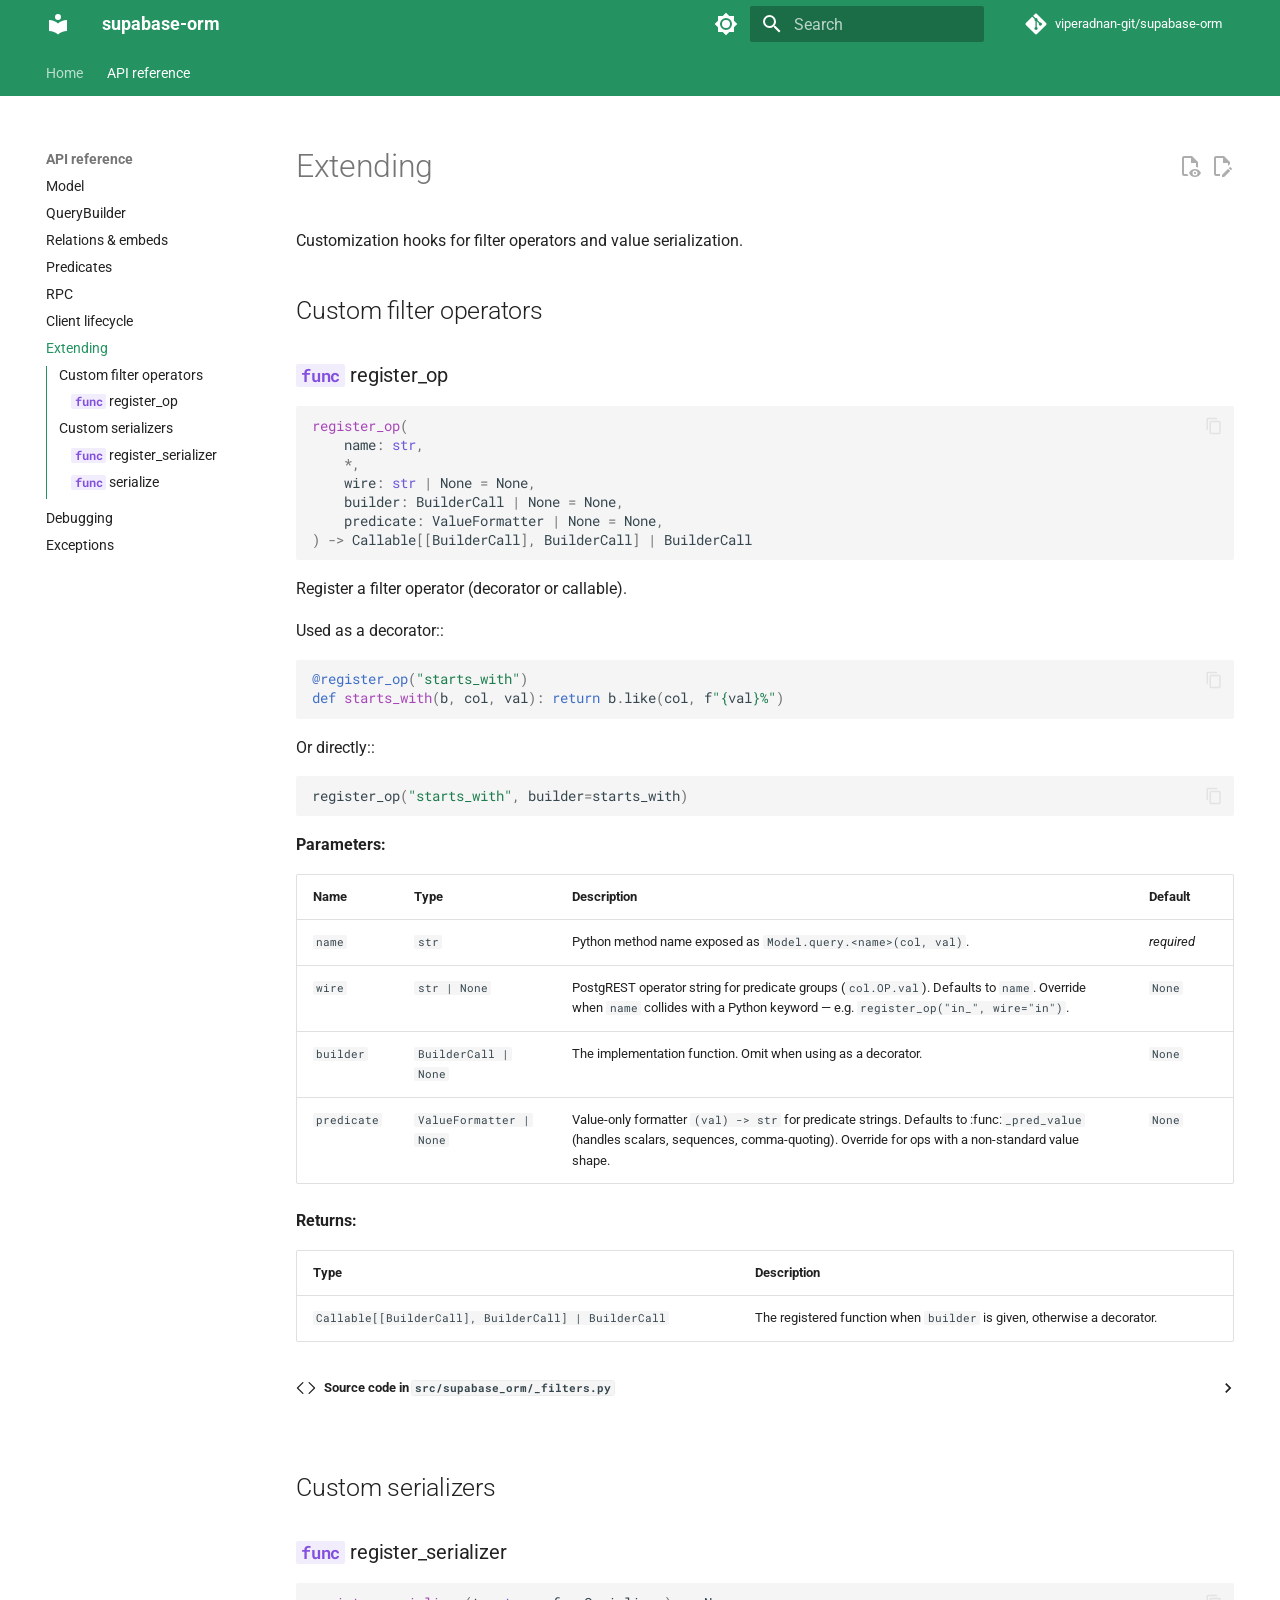
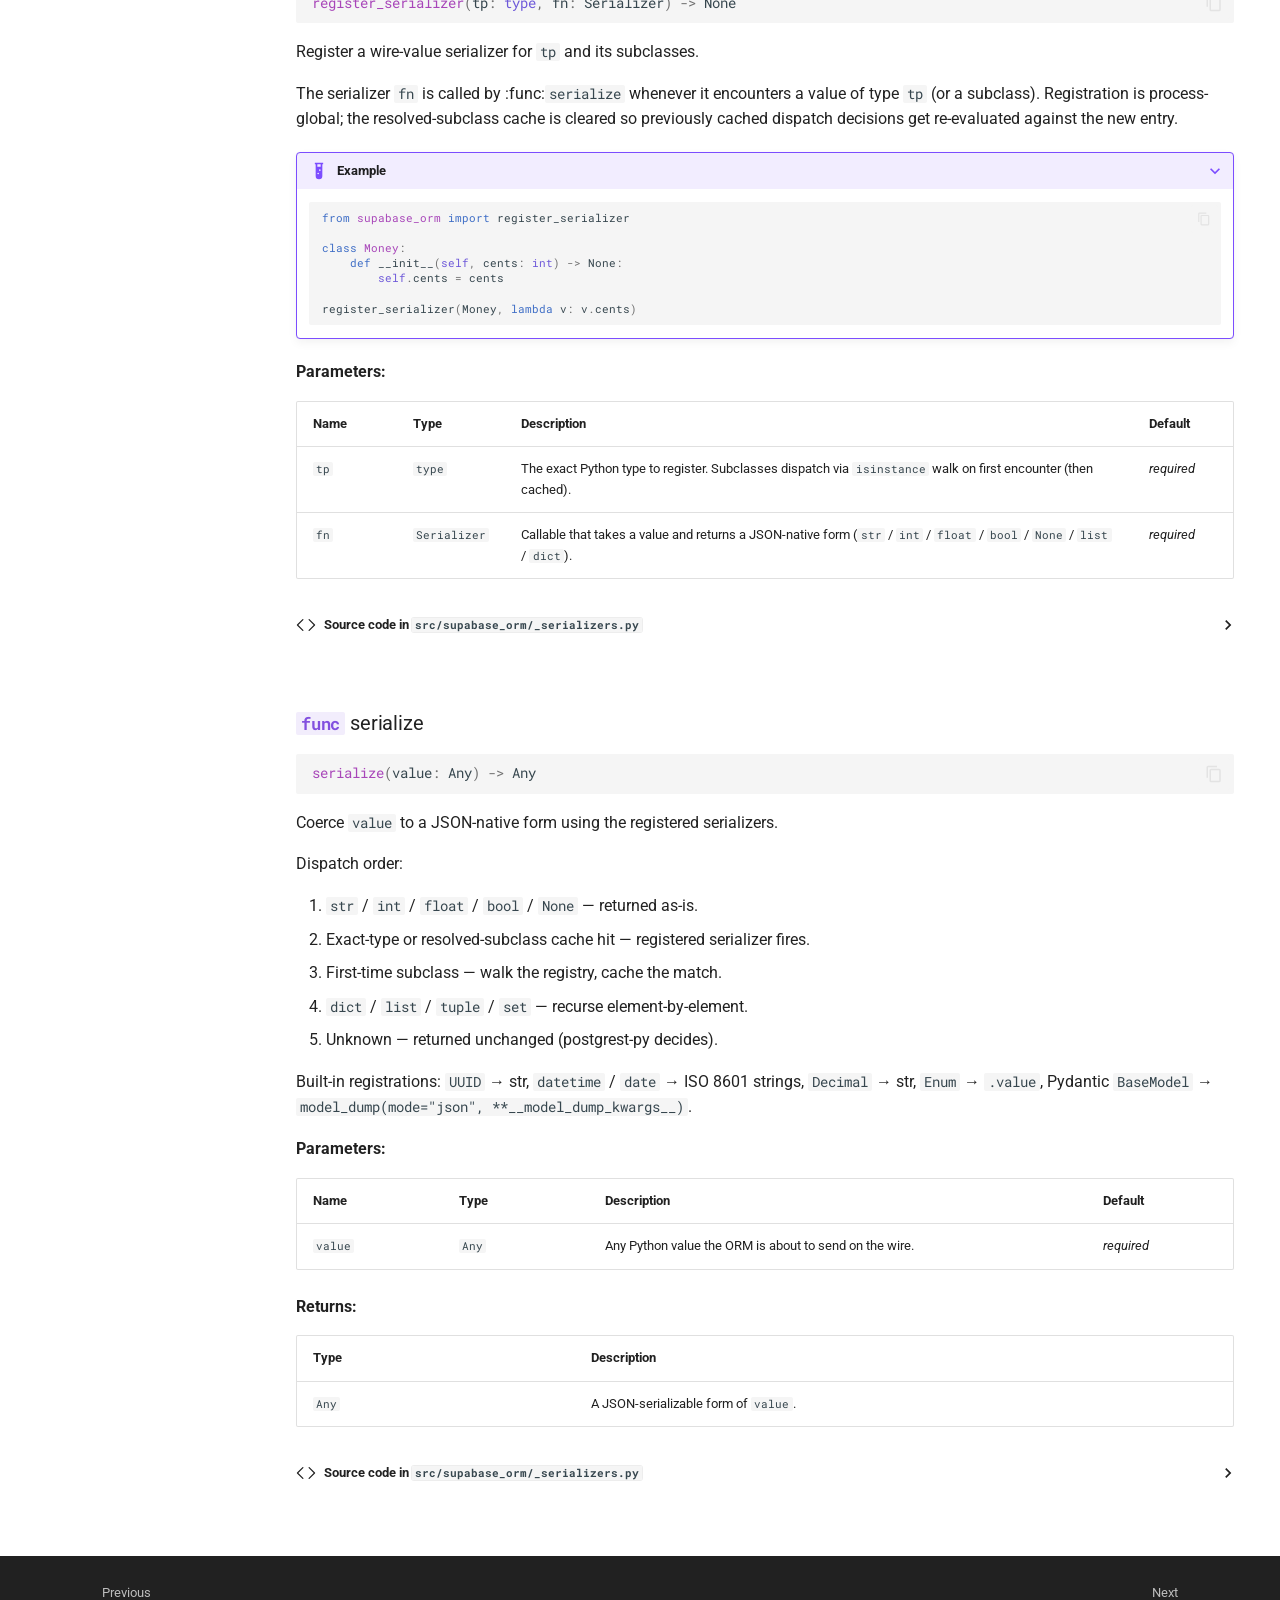
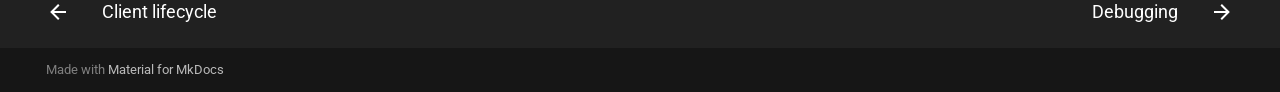
<file: api/extending/index.html>
<!doctype html>
<html lang="en" class="no-js">
  <head>
    
      <meta charset="utf-8">
      <meta name="viewport" content="width=device-width,initial-scale=1">
      
        <meta name="description" content="Lightweight async ORM on top of supabase-py with Pydantic validation.">
      
      
      
        <link rel="canonical" href="https://viperadnan-git.github.io/supabase-orm/api/extending/">
      
      
        <link rel="prev" href="../client/">
      
      
        <link rel="next" href="../debug/">
      
      
        
      
      
      <link rel="icon" href="../../assets/images/favicon.png">
      <meta name="generator" content="mkdocs-1.6.1, mkdocs-material-9.7.6">
    
    
      
        <title>Extending - supabase-orm</title>
      
    
    
      <link rel="stylesheet" href="../../assets/stylesheets/main.484c7ddc.min.css">
      
        
        <link rel="stylesheet" href="../../assets/stylesheets/palette.ab4e12ef.min.css">
      
      


    
    
      
    
    
      
        
        
        <link rel="preconnect" href="https://fonts.gstatic.com" crossorigin>
        <link rel="stylesheet" href="https://fonts.googleapis.com/css?family=Roboto:300,300i,400,400i,700,700i%7CRoboto+Mono:400,400i,700,700i&display=fallback">
        <style>:root{--md-text-font:"Roboto";--md-code-font:"Roboto Mono"}</style>
      
    
    
      <link rel="stylesheet" href="../../assets/_mkdocstrings.css">
    
      <link rel="stylesheet" href="../../stylesheets/extra.css">
    
    <script>__md_scope=new URL("../..",location),__md_hash=e=>[...e].reduce(((e,_)=>(e<<5)-e+_.charCodeAt(0)),0),__md_get=(e,_=localStorage,t=__md_scope)=>JSON.parse(_.getItem(t.pathname+"."+e)),__md_set=(e,_,t=localStorage,a=__md_scope)=>{try{t.setItem(a.pathname+"."+e,JSON.stringify(_))}catch(e){}}</script>
    
      

    
    
  </head>
  
  
    
    
      
    
    
    
    
    <body dir="ltr" data-md-color-scheme="default" data-md-color-primary="custom" data-md-color-accent="custom">
  
    
    <input class="md-toggle" data-md-toggle="drawer" type="checkbox" id="__drawer" autocomplete="off">
    <input class="md-toggle" data-md-toggle="search" type="checkbox" id="__search" autocomplete="off">
    <label class="md-overlay" for="__drawer"></label>
    <div data-md-component="skip">
      
        
        <a href="#extending" class="md-skip">
          Skip to content
        </a>
      
    </div>
    <div data-md-component="announce">
      
    </div>
    
    
      

<header class="md-header" data-md-component="header">
  <nav class="md-header__inner md-grid" aria-label="Header">
    <a href="../.." title="supabase-orm" class="md-header__button md-logo" aria-label="supabase-orm" data-md-component="logo">
      
  
  <svg xmlns="http://www.w3.org/2000/svg" viewBox="0 0 24 24"><path d="M12 8a3 3 0 0 0 3-3 3 3 0 0 0-3-3 3 3 0 0 0-3 3 3 3 0 0 0 3 3m0 3.54C9.64 9.35 6.5 8 3 8v11c3.5 0 6.64 1.35 9 3.54 2.36-2.19 5.5-3.54 9-3.54V8c-3.5 0-6.64 1.35-9 3.54"/></svg>

    </a>
    <label class="md-header__button md-icon" for="__drawer">
      
      <svg xmlns="http://www.w3.org/2000/svg" viewBox="0 0 24 24"><path d="M3 6h18v2H3zm0 5h18v2H3zm0 5h18v2H3z"/></svg>
    </label>
    <div class="md-header__title" data-md-component="header-title">
      <div class="md-header__ellipsis">
        <div class="md-header__topic">
          <span class="md-ellipsis">
            supabase-orm
          </span>
        </div>
        <div class="md-header__topic" data-md-component="header-topic">
          <span class="md-ellipsis">
            
              Extending
            
          </span>
        </div>
      </div>
    </div>
    
      
        <form class="md-header__option" data-md-component="palette">
  
    
    
    
    <input class="md-option" data-md-color-media="(prefers-color-scheme: light)" data-md-color-scheme="default" data-md-color-primary="custom" data-md-color-accent="custom"  aria-label="Switch to dark mode"  type="radio" name="__palette" id="__palette_0">
    
      <label class="md-header__button md-icon" title="Switch to dark mode" for="__palette_1" hidden>
        <svg xmlns="http://www.w3.org/2000/svg" viewBox="0 0 24 24"><path d="M12 8a4 4 0 0 0-4 4 4 4 0 0 0 4 4 4 4 0 0 0 4-4 4 4 0 0 0-4-4m0 10a6 6 0 0 1-6-6 6 6 0 0 1 6-6 6 6 0 0 1 6 6 6 6 0 0 1-6 6m8-9.31V4h-4.69L12 .69 8.69 4H4v4.69L.69 12 4 15.31V20h4.69L12 23.31 15.31 20H20v-4.69L23.31 12z"/></svg>
      </label>
    
  
    
    
    
    <input class="md-option" data-md-color-media="(prefers-color-scheme: dark)" data-md-color-scheme="slate" data-md-color-primary="custom" data-md-color-accent="custom"  aria-label="Switch to light mode"  type="radio" name="__palette" id="__palette_1">
    
      <label class="md-header__button md-icon" title="Switch to light mode" for="__palette_0" hidden>
        <svg xmlns="http://www.w3.org/2000/svg" viewBox="0 0 24 24"><path d="M12 18c-.89 0-1.74-.2-2.5-.55C11.56 16.5 13 14.42 13 12s-1.44-4.5-3.5-5.45C10.26 6.2 11.11 6 12 6a6 6 0 0 1 6 6 6 6 0 0 1-6 6m8-9.31V4h-4.69L12 .69 8.69 4H4v4.69L.69 12 4 15.31V20h4.69L12 23.31 15.31 20H20v-4.69L23.31 12z"/></svg>
      </label>
    
  
</form>
      
    
    
      <script>var palette=__md_get("__palette");if(palette&&palette.color){if("(prefers-color-scheme)"===palette.color.media){var media=matchMedia("(prefers-color-scheme: light)"),input=document.querySelector(media.matches?"[data-md-color-media='(prefers-color-scheme: light)']":"[data-md-color-media='(prefers-color-scheme: dark)']");palette.color.media=input.getAttribute("data-md-color-media"),palette.color.scheme=input.getAttribute("data-md-color-scheme"),palette.color.primary=input.getAttribute("data-md-color-primary"),palette.color.accent=input.getAttribute("data-md-color-accent")}for(var[key,value]of Object.entries(palette.color))document.body.setAttribute("data-md-color-"+key,value)}</script>
    
    
    
      
      
        <label class="md-header__button md-icon" for="__search">
          
          <svg xmlns="http://www.w3.org/2000/svg" viewBox="0 0 24 24"><path d="M9.5 3A6.5 6.5 0 0 1 16 9.5c0 1.61-.59 3.09-1.56 4.23l.27.27h.79l5 5-1.5 1.5-5-5v-.79l-.27-.27A6.52 6.52 0 0 1 9.5 16 6.5 6.5 0 0 1 3 9.5 6.5 6.5 0 0 1 9.5 3m0 2C7 5 5 7 5 9.5S7 14 9.5 14 14 12 14 9.5 12 5 9.5 5"/></svg>
        </label>
        <div class="md-search" data-md-component="search" role="dialog">
  <label class="md-search__overlay" for="__search"></label>
  <div class="md-search__inner" role="search">
    <form class="md-search__form" name="search">
      <input type="text" class="md-search__input" name="query" aria-label="Search" placeholder="Search" autocapitalize="off" autocorrect="off" autocomplete="off" spellcheck="false" data-md-component="search-query" required>
      <label class="md-search__icon md-icon" for="__search">
        
        <svg xmlns="http://www.w3.org/2000/svg" viewBox="0 0 24 24"><path d="M9.5 3A6.5 6.5 0 0 1 16 9.5c0 1.61-.59 3.09-1.56 4.23l.27.27h.79l5 5-1.5 1.5-5-5v-.79l-.27-.27A6.52 6.52 0 0 1 9.5 16 6.5 6.5 0 0 1 3 9.5 6.5 6.5 0 0 1 9.5 3m0 2C7 5 5 7 5 9.5S7 14 9.5 14 14 12 14 9.5 12 5 9.5 5"/></svg>
        
        <svg xmlns="http://www.w3.org/2000/svg" viewBox="0 0 24 24"><path d="M20 11v2H8l5.5 5.5-1.42 1.42L4.16 12l7.92-7.92L13.5 5.5 8 11z"/></svg>
      </label>
      <nav class="md-search__options" aria-label="Search">
        
        <button type="reset" class="md-search__icon md-icon" title="Clear" aria-label="Clear" tabindex="-1">
          
          <svg xmlns="http://www.w3.org/2000/svg" viewBox="0 0 24 24"><path d="M19 6.41 17.59 5 12 10.59 6.41 5 5 6.41 10.59 12 5 17.59 6.41 19 12 13.41 17.59 19 19 17.59 13.41 12z"/></svg>
        </button>
      </nav>
      
        <div class="md-search__suggest" data-md-component="search-suggest"></div>
      
    </form>
    <div class="md-search__output">
      <div class="md-search__scrollwrap" tabindex="0" data-md-scrollfix>
        <div class="md-search-result" data-md-component="search-result">
          <div class="md-search-result__meta">
            Initializing search
          </div>
          <ol class="md-search-result__list" role="presentation"></ol>
        </div>
      </div>
    </div>
  </div>
</div>
      
    
    
      <div class="md-header__source">
        <a href="https://github.com/viperadnan-git/supabase-orm" title="Go to repository" class="md-source" data-md-component="source">
  <div class="md-source__icon md-icon">
    
    <svg xmlns="http://www.w3.org/2000/svg" viewBox="0 0 448 512"><!--! Font Awesome Free 7.1.0 by @fontawesome - https://fontawesome.com License - https://fontawesome.com/license/free (Icons: CC BY 4.0, Fonts: SIL OFL 1.1, Code: MIT License) Copyright 2025 Fonticons, Inc.--><path d="M439.6 236.1 244 40.5c-5.4-5.5-12.8-8.5-20.4-8.5s-15 3-20.4 8.4L162.5 81l51.5 51.5c27.1-9.1 52.7 16.8 43.4 43.7l49.7 49.7c34.2-11.8 61.2 31 35.5 56.7-26.5 26.5-70.2-2.9-56-37.3L240.3 199v121.9c25.3 12.5 22.3 41.8 9.1 55-6.4 6.4-15.2 10.1-24.3 10.1s-17.8-3.6-24.3-10.1c-17.6-17.6-11.1-46.9 11.2-56v-123c-20.8-8.5-24.6-30.7-18.6-45L142.6 101 8.5 235.1C3 240.6 0 247.9 0 255.5s3 15 8.5 20.4l195.6 195.7c5.4 5.4 12.7 8.4 20.4 8.4s15-3 20.4-8.4l194.7-194.7c5.4-5.4 8.4-12.8 8.4-20.4s-3-15-8.4-20.4"/></svg>
  </div>
  <div class="md-source__repository">
    viperadnan-git/supabase-orm
  </div>
</a>
      </div>
    
  </nav>
  
</header>
    
    <div class="md-container" data-md-component="container">
      
      
        
          
            
<nav class="md-tabs" aria-label="Tabs" data-md-component="tabs">
  <div class="md-grid">
    <ul class="md-tabs__list">
      
        
  
  
  
  
    <li class="md-tabs__item">
      <a href="../.." class="md-tabs__link">
        
  
  
    
  
  Home

      </a>
    </li>
  

      
        
  
  
  
    
  
  
    
    
      <li class="md-tabs__item md-tabs__item--active">
        <a href="../model/" class="md-tabs__link">
          
  
  
    
  
  API reference

        </a>
      </li>
    
  

      
    </ul>
  </div>
</nav>
          
        
      
      <main class="md-main" data-md-component="main">
        <div class="md-main__inner md-grid">
          
            
              
              <div class="md-sidebar md-sidebar--primary" data-md-component="sidebar" data-md-type="navigation" >
                <div class="md-sidebar__scrollwrap">
                  <div class="md-sidebar__inner">
                    


  


  

<nav class="md-nav md-nav--primary md-nav--lifted md-nav--integrated" aria-label="Navigation" data-md-level="0">
  <label class="md-nav__title" for="__drawer">
    <a href="../.." title="supabase-orm" class="md-nav__button md-logo" aria-label="supabase-orm" data-md-component="logo">
      
  
  <svg xmlns="http://www.w3.org/2000/svg" viewBox="0 0 24 24"><path d="M12 8a3 3 0 0 0 3-3 3 3 0 0 0-3-3 3 3 0 0 0-3 3 3 3 0 0 0 3 3m0 3.54C9.64 9.35 6.5 8 3 8v11c3.5 0 6.64 1.35 9 3.54 2.36-2.19 5.5-3.54 9-3.54V8c-3.5 0-6.64 1.35-9 3.54"/></svg>

    </a>
    supabase-orm
  </label>
  
    <div class="md-nav__source">
      <a href="https://github.com/viperadnan-git/supabase-orm" title="Go to repository" class="md-source" data-md-component="source">
  <div class="md-source__icon md-icon">
    
    <svg xmlns="http://www.w3.org/2000/svg" viewBox="0 0 448 512"><!--! Font Awesome Free 7.1.0 by @fontawesome - https://fontawesome.com License - https://fontawesome.com/license/free (Icons: CC BY 4.0, Fonts: SIL OFL 1.1, Code: MIT License) Copyright 2025 Fonticons, Inc.--><path d="M439.6 236.1 244 40.5c-5.4-5.5-12.8-8.5-20.4-8.5s-15 3-20.4 8.4L162.5 81l51.5 51.5c27.1-9.1 52.7 16.8 43.4 43.7l49.7 49.7c34.2-11.8 61.2 31 35.5 56.7-26.5 26.5-70.2-2.9-56-37.3L240.3 199v121.9c25.3 12.5 22.3 41.8 9.1 55-6.4 6.4-15.2 10.1-24.3 10.1s-17.8-3.6-24.3-10.1c-17.6-17.6-11.1-46.9 11.2-56v-123c-20.8-8.5-24.6-30.7-18.6-45L142.6 101 8.5 235.1C3 240.6 0 247.9 0 255.5s3 15 8.5 20.4l195.6 195.7c5.4 5.4 12.7 8.4 20.4 8.4s15-3 20.4-8.4l194.7-194.7c5.4-5.4 8.4-12.8 8.4-20.4s-3-15-8.4-20.4"/></svg>
  </div>
  <div class="md-source__repository">
    viperadnan-git/supabase-orm
  </div>
</a>
    </div>
  
  <ul class="md-nav__list" data-md-scrollfix>
    
      
      
  
  
  
  
    <li class="md-nav__item">
      <a href="../.." class="md-nav__link">
        
  
  
  <span class="md-ellipsis">
    
  
    Home
  

    
  </span>
  
  

      </a>
    </li>
  

    
      
      
  
  
    
  
  
  
    
    
      
        
      
        
      
        
      
        
      
        
      
        
      
        
      
        
      
        
      
    
    
    
      
        
        
      
      
        
      
    
    
    <li class="md-nav__item md-nav__item--active md-nav__item--section md-nav__item--nested">
      
        
        
        <input class="md-nav__toggle md-toggle " type="checkbox" id="__nav_2" checked>
        
          
          <label class="md-nav__link" for="__nav_2" id="__nav_2_label" tabindex="">
            
  
  
  <span class="md-ellipsis">
    
  
    API reference
  

    
  </span>
  
  

            <span class="md-nav__icon md-icon"></span>
          </label>
        
        <nav class="md-nav" data-md-level="1" aria-labelledby="__nav_2_label" aria-expanded="true">
          <label class="md-nav__title" for="__nav_2">
            <span class="md-nav__icon md-icon"></span>
            
  
    API reference
  

          </label>
          <ul class="md-nav__list" data-md-scrollfix>
            
              
                
  
  
  
  
    <li class="md-nav__item">
      <a href="../model/" class="md-nav__link">
        
  
  
  <span class="md-ellipsis">
    
  
    Model
  

    
  </span>
  
  

      </a>
    </li>
  

              
            
              
                
  
  
  
  
    <li class="md-nav__item">
      <a href="../query/" class="md-nav__link">
        
  
  
  <span class="md-ellipsis">
    
  
    QueryBuilder
  

    
  </span>
  
  

      </a>
    </li>
  

              
            
              
                
  
  
  
  
    <li class="md-nav__item">
      <a href="../relations/" class="md-nav__link">
        
  
  
  <span class="md-ellipsis">
    
  
    Relations & embeds
  

    
  </span>
  
  

      </a>
    </li>
  

              
            
              
                
  
  
  
  
    <li class="md-nav__item">
      <a href="../predicates/" class="md-nav__link">
        
  
  
  <span class="md-ellipsis">
    
  
    Predicates
  

    
  </span>
  
  

      </a>
    </li>
  

              
            
              
                
  
  
  
  
    <li class="md-nav__item">
      <a href="../rpc/" class="md-nav__link">
        
  
  
  <span class="md-ellipsis">
    
  
    RPC
  

    
  </span>
  
  

      </a>
    </li>
  

              
            
              
                
  
  
  
  
    <li class="md-nav__item">
      <a href="../client/" class="md-nav__link">
        
  
  
  <span class="md-ellipsis">
    
  
    Client lifecycle
  

    
  </span>
  
  

      </a>
    </li>
  

              
            
              
                
  
  
    
  
  
  
    <li class="md-nav__item md-nav__item--active">
      
      <input class="md-nav__toggle md-toggle" type="checkbox" id="__toc">
      
      
        
      
      
        <label class="md-nav__link md-nav__link--active" for="__toc">
          
  
  
  <span class="md-ellipsis">
    
  
    Extending
  

    
  </span>
  
  

          <span class="md-nav__icon md-icon"></span>
        </label>
      
      <a href="./" class="md-nav__link md-nav__link--active">
        
  
  
  <span class="md-ellipsis">
    
  
    Extending
  

    
  </span>
  
  

      </a>
      
        

<nav class="md-nav md-nav--secondary" aria-label="Table of contents">
  
  
  
    
  
  
    <label class="md-nav__title" for="__toc">
      <span class="md-nav__icon md-icon"></span>
      Table of contents
    </label>
    <ul class="md-nav__list" data-md-component="toc" data-md-scrollfix>
      
        <li class="md-nav__item">
  <a href="#custom-filter-operators" class="md-nav__link">
    <span class="md-ellipsis">
      
        Custom filter operators
      
    </span>
  </a>
  
    <nav class="md-nav" aria-label="Custom filter operators">
      <ul class="md-nav__list">
        
          <li class="md-nav__item">
  <a href="#supabase_orm.register_op" class="md-nav__link">
    <span class="md-ellipsis">
      
        <code class="doc-symbol doc-symbol-toc doc-symbol-function"></code>&nbsp;register_op
      
    </span>
  </a>
  
</li>
        
      </ul>
    </nav>
  
</li>
      
        <li class="md-nav__item">
  <a href="#custom-serializers" class="md-nav__link">
    <span class="md-ellipsis">
      
        Custom serializers
      
    </span>
  </a>
  
    <nav class="md-nav" aria-label="Custom serializers">
      <ul class="md-nav__list">
        
          <li class="md-nav__item">
  <a href="#supabase_orm.register_serializer" class="md-nav__link">
    <span class="md-ellipsis">
      
        <code class="doc-symbol doc-symbol-toc doc-symbol-function"></code>&nbsp;register_serializer
      
    </span>
  </a>
  
</li>
        
          <li class="md-nav__item">
  <a href="#supabase_orm.serialize" class="md-nav__link">
    <span class="md-ellipsis">
      
        <code class="doc-symbol doc-symbol-toc doc-symbol-function"></code>&nbsp;serialize
      
    </span>
  </a>
  
</li>
        
      </ul>
    </nav>
  
</li>
      
    </ul>
  
</nav>
      
    </li>
  

              
            
              
                
  
  
  
  
    <li class="md-nav__item">
      <a href="../debug/" class="md-nav__link">
        
  
  
  <span class="md-ellipsis">
    
  
    Debugging
  

    
  </span>
  
  

      </a>
    </li>
  

              
            
              
                
  
  
  
  
    <li class="md-nav__item">
      <a href="../exceptions/" class="md-nav__link">
        
  
  
  <span class="md-ellipsis">
    
  
    Exceptions
  

    
  </span>
  
  

      </a>
    </li>
  

              
            
          </ul>
        </nav>
      
    </li>
  

    
  </ul>
</nav>
                  </div>
                </div>
              </div>
            
            
          
          
            <div class="md-content" data-md-component="content">
              
              <article class="md-content__inner md-typeset">
                
                  


  
    <a href="https://github.com/viperadnan-git/supabase-orm/edit/main/docs/api/extending.md" title="Edit this page" class="md-content__button md-icon" rel="edit">
      
      <svg xmlns="http://www.w3.org/2000/svg" viewBox="0 0 24 24"><path d="M10 20H6V4h7v5h5v3.1l2-2V8l-6-6H6c-1.1 0-2 .9-2 2v16c0 1.1.9 2 2 2h4zm10.2-7c.1 0 .3.1.4.2l1.3 1.3c.2.2.2.6 0 .8l-1 1-2.1-2.1 1-1c.1-.1.2-.2.4-.2m0 3.9L14.1 23H12v-2.1l6.1-6.1z"/></svg>
    </a>
  
  
    
      
    
    <a href="https://github.com/viperadnan-git/supabase-orm/raw/main/docs/api/extending.md" title="View source of this page" class="md-content__button md-icon">
      
      <svg xmlns="http://www.w3.org/2000/svg" viewBox="0 0 24 24"><path d="M17 18c.56 0 1 .44 1 1s-.44 1-1 1-1-.44-1-1 .44-1 1-1m0-3c-2.73 0-5.06 1.66-6 4 .94 2.34 3.27 4 6 4s5.06-1.66 6-4c-.94-2.34-3.27-4-6-4m0 6.5a2.5 2.5 0 0 1-2.5-2.5 2.5 2.5 0 0 1 2.5-2.5 2.5 2.5 0 0 1 2.5 2.5 2.5 2.5 0 0 1-2.5 2.5M9.27 20H6V4h7v5h5v4.07c.7.08 1.36.25 2 .49V8l-6-6H6a2 2 0 0 0-2 2v16a2 2 0 0 0 2 2h4.5a8.2 8.2 0 0 1-1.23-2"/></svg>
    </a>
  


<h1 id="extending">Extending<a class="headerlink" href="#extending" title="Permanent link">&para;</a></h1>
<p>Customization hooks for filter operators and value serialization.</p>
<h2 id="custom-filter-operators">Custom filter operators<a class="headerlink" href="#custom-filter-operators" title="Permanent link">&para;</a></h2>


<div class="doc doc-object doc-function">


<h3 id="supabase_orm.register_op" class="doc doc-heading">
<code class="doc-symbol doc-symbol-heading doc-symbol-function"></code>            <span class="doc doc-object-name doc-function-name">register_op</span>


<a href="#supabase_orm.register_op" class="headerlink" title="Permanent link">&para;</a></h3>
<div class="language-python doc-signature highlight"><pre><span></span><code><span id="__span-0-1"><a id="__codelineno-0-1" name="__codelineno-0-1" href="#__codelineno-0-1"></a><span class="nf">register_op</span><span class="p">(</span>
</span><span id="__span-0-2"><a id="__codelineno-0-2" name="__codelineno-0-2" href="#__codelineno-0-2"></a>    <span class="n">name</span><span class="p">:</span> <span class="nb">str</span><span class="p">,</span>
</span><span id="__span-0-3"><a id="__codelineno-0-3" name="__codelineno-0-3" href="#__codelineno-0-3"></a>    <span class="o">*</span><span class="p">,</span>
</span><span id="__span-0-4"><a id="__codelineno-0-4" name="__codelineno-0-4" href="#__codelineno-0-4"></a>    <span class="n">wire</span><span class="p">:</span> <span class="nb">str</span> <span class="o">|</span> <span class="kc">None</span> <span class="o">=</span> <span class="kc">None</span><span class="p">,</span>
</span><span id="__span-0-5"><a id="__codelineno-0-5" name="__codelineno-0-5" href="#__codelineno-0-5"></a>    <span class="n">builder</span><span class="p">:</span> <span class="n">BuilderCall</span> <span class="o">|</span> <span class="kc">None</span> <span class="o">=</span> <span class="kc">None</span><span class="p">,</span>
</span><span id="__span-0-6"><a id="__codelineno-0-6" name="__codelineno-0-6" href="#__codelineno-0-6"></a>    <span class="n">predicate</span><span class="p">:</span> <span class="n">ValueFormatter</span> <span class="o">|</span> <span class="kc">None</span> <span class="o">=</span> <span class="kc">None</span><span class="p">,</span>
</span><span id="__span-0-7"><a id="__codelineno-0-7" name="__codelineno-0-7" href="#__codelineno-0-7"></a><span class="p">)</span> <span class="o">-&gt;</span> <span class="n">Callable</span><span class="p">[[</span><span class="n">BuilderCall</span><span class="p">],</span> <span class="n">BuilderCall</span><span class="p">]</span> <span class="o">|</span> <span class="n">BuilderCall</span>
</span></code></pre></div>

    <div class="doc doc-contents first">

        <p>Register a filter operator (decorator or callable).</p>
<p>Used as a decorator::</p>
<div class="language-python highlight"><pre><span></span><code><span class="nd">@register_op</span><span class="p">(</span><span class="s2">&quot;starts_with&quot;</span><span class="p">)</span>
<span class="k">def</span><span class="w"> </span><span class="nf">starts_with</span><span class="p">(</span><span class="n">b</span><span class="p">,</span> <span class="n">col</span><span class="p">,</span> <span class="n">val</span><span class="p">):</span> <span class="k">return</span> <span class="n">b</span><span class="o">.</span><span class="n">like</span><span class="p">(</span><span class="n">col</span><span class="p">,</span> <span class="sa">f</span><span class="s2">&quot;</span><span class="si">{</span><span class="n">val</span><span class="si">}</span><span class="s2">%&quot;</span><span class="p">)</span>
</code></pre></div>
<p>Or directly::</p>
<div class="language-python highlight"><pre><span></span><code><span class="n">register_op</span><span class="p">(</span><span class="s2">&quot;starts_with&quot;</span><span class="p">,</span> <span class="n">builder</span><span class="o">=</span><span class="n">starts_with</span><span class="p">)</span>
</code></pre></div>


<p><span class="doc-section-title">Parameters:</span></p>
    <table>
      <thead>
        <tr>
          <th>Name</th>
          <th>Type</th>
          <th>Description</th>
          <th>Default</th>
        </tr>
      </thead>
      <tbody>
          <tr class="doc-section-item">
            <td>
                <code>name</code>
            </td>
            <td>
                  <code><span title="str">str</span></code>
            </td>
            <td>
              <div class="doc-md-description">
                <p>Python method name exposed as <code>Model.query.&lt;name&gt;(col, val)</code>.</p>
              </div>
            </td>
            <td>
                <em>required</em>
            </td>
          </tr>
          <tr class="doc-section-item">
            <td>
                <code>wire</code>
            </td>
            <td>
                  <code><span title="str">str</span> | None</code>
            </td>
            <td>
              <div class="doc-md-description">
                <p>PostgREST operator string for predicate groups (<code>col.OP.val</code>).
Defaults to <code>name</code>. Override when <code>name</code> collides with a Python
keyword — e.g. <code>register_op("in_", wire="in")</code>.</p>
              </div>
            </td>
            <td>
                  <code>None</code>
            </td>
          </tr>
          <tr class="doc-section-item">
            <td>
                <code>builder</code>
            </td>
            <td>
                  <code><span title="supabase_orm._filters.BuilderCall">BuilderCall</span> | None</code>
            </td>
            <td>
              <div class="doc-md-description">
                <p>The implementation function. Omit when using as a decorator.</p>
              </div>
            </td>
            <td>
                  <code>None</code>
            </td>
          </tr>
          <tr class="doc-section-item">
            <td>
                <code>predicate</code>
            </td>
            <td>
                  <code><span title="supabase_orm._filters.ValueFormatter">ValueFormatter</span> | None</code>
            </td>
            <td>
              <div class="doc-md-description">
                <p>Value-only formatter <code>(val) -&gt; str</code> for predicate strings.
Defaults to :func:<code>_pred_value</code> (handles scalars, sequences,
comma-quoting). Override for ops with a non-standard value shape.</p>
              </div>
            </td>
            <td>
                  <code>None</code>
            </td>
          </tr>
      </tbody>
    </table>


    <p><span class="doc-section-title">Returns:</span></p>
    <table>
      <thead>
        <tr>
          <th>Type</th>
          <th>Description</th>
        </tr>
      </thead>
      <tbody>
          <tr class="doc-section-item">
            <td>
                  <code><span title="typing.Callable">Callable</span>[[<span title="supabase_orm._filters.BuilderCall">BuilderCall</span>], <span title="supabase_orm._filters.BuilderCall">BuilderCall</span>] | <span title="supabase_orm._filters.BuilderCall">BuilderCall</span></code>
            </td>
            <td>
              <div class="doc-md-description">
                <p>The registered function when <code>builder</code> is given, otherwise a decorator.</p>
              </div>
            </td>
          </tr>
      </tbody>
    </table>


            <details class="mkdocstrings-source">
              <summary>Source code in <code>src/supabase_orm/_filters.py</code></summary>
              <div class="language-python highlight"><table class="highlighttable"><tr><td class="linenos"><div class="linenodiv"><pre><span></span><span class="normal"><a href="#__codelineno-0-37">37</a></span>
<span class="normal"><a href="#__codelineno-0-38">38</a></span>
<span class="normal"><a href="#__codelineno-0-39">39</a></span>
<span class="normal"><a href="#__codelineno-0-40">40</a></span>
<span class="normal"><a href="#__codelineno-0-41">41</a></span>
<span class="normal"><a href="#__codelineno-0-42">42</a></span>
<span class="normal"><a href="#__codelineno-0-43">43</a></span>
<span class="normal"><a href="#__codelineno-0-44">44</a></span>
<span class="normal"><a href="#__codelineno-0-45">45</a></span>
<span class="normal"><a href="#__codelineno-0-46">46</a></span>
<span class="normal"><a href="#__codelineno-0-47">47</a></span>
<span class="normal"><a href="#__codelineno-0-48">48</a></span>
<span class="normal"><a href="#__codelineno-0-49">49</a></span>
<span class="normal"><a href="#__codelineno-0-50">50</a></span>
<span class="normal"><a href="#__codelineno-0-51">51</a></span>
<span class="normal"><a href="#__codelineno-0-52">52</a></span>
<span class="normal"><a href="#__codelineno-0-53">53</a></span>
<span class="normal"><a href="#__codelineno-0-54">54</a></span>
<span class="normal"><a href="#__codelineno-0-55">55</a></span>
<span class="normal"><a href="#__codelineno-0-56">56</a></span>
<span class="normal"><a href="#__codelineno-0-57">57</a></span>
<span class="normal"><a href="#__codelineno-0-58">58</a></span>
<span class="normal"><a href="#__codelineno-0-59">59</a></span>
<span class="normal"><a href="#__codelineno-0-60">60</a></span>
<span class="normal"><a href="#__codelineno-0-61">61</a></span>
<span class="normal"><a href="#__codelineno-0-62">62</a></span>
<span class="normal"><a href="#__codelineno-0-63">63</a></span>
<span class="normal"><a href="#__codelineno-0-64">64</a></span>
<span class="normal"><a href="#__codelineno-0-65">65</a></span>
<span class="normal"><a href="#__codelineno-0-66">66</a></span>
<span class="normal"><a href="#__codelineno-0-67">67</a></span>
<span class="normal"><a href="#__codelineno-0-68">68</a></span>
<span class="normal"><a href="#__codelineno-0-69">69</a></span>
<span class="normal"><a href="#__codelineno-0-70">70</a></span>
<span class="normal"><a href="#__codelineno-0-71">71</a></span>
<span class="normal"><a href="#__codelineno-0-72">72</a></span>
<span class="normal"><a href="#__codelineno-0-73">73</a></span>
<span class="normal"><a href="#__codelineno-0-74">74</a></span>
<span class="normal"><a href="#__codelineno-0-75">75</a></span>
<span class="normal"><a href="#__codelineno-0-76">76</a></span>
<span class="normal"><a href="#__codelineno-0-77">77</a></span>
<span class="normal"><a href="#__codelineno-0-78">78</a></span>
<span class="normal"><a href="#__codelineno-0-79">79</a></span></pre></div></td><td class="code"><div><pre><span></span><code><span id="__span-0-37"><a id="__codelineno-0-37" name="__codelineno-0-37"></a><span class="k">def</span><span class="w"> </span><span class="nf">register_op</span><span class="p">(</span>
</span><span id="__span-0-38"><a id="__codelineno-0-38" name="__codelineno-0-38"></a>    <span class="n">name</span><span class="p">:</span> <span class="nb">str</span><span class="p">,</span>
</span><span id="__span-0-39"><a id="__codelineno-0-39" name="__codelineno-0-39"></a>    <span class="o">*</span><span class="p">,</span>
</span><span id="__span-0-40"><a id="__codelineno-0-40" name="__codelineno-0-40"></a>    <span class="n">wire</span><span class="p">:</span> <span class="nb">str</span> <span class="o">|</span> <span class="kc">None</span> <span class="o">=</span> <span class="kc">None</span><span class="p">,</span>
</span><span id="__span-0-41"><a id="__codelineno-0-41" name="__codelineno-0-41"></a>    <span class="n">builder</span><span class="p">:</span> <span class="n">BuilderCall</span> <span class="o">|</span> <span class="kc">None</span> <span class="o">=</span> <span class="kc">None</span><span class="p">,</span>
</span><span id="__span-0-42"><a id="__codelineno-0-42" name="__codelineno-0-42"></a>    <span class="n">predicate</span><span class="p">:</span> <span class="n">ValueFormatter</span> <span class="o">|</span> <span class="kc">None</span> <span class="o">=</span> <span class="kc">None</span><span class="p">,</span>
</span><span id="__span-0-43"><a id="__codelineno-0-43" name="__codelineno-0-43"></a><span class="p">)</span> <span class="o">-&gt;</span> <span class="n">Callable</span><span class="p">[[</span><span class="n">BuilderCall</span><span class="p">],</span> <span class="n">BuilderCall</span><span class="p">]</span> <span class="o">|</span> <span class="n">BuilderCall</span><span class="p">:</span>
</span><span id="__span-0-44"><a id="__codelineno-0-44" name="__codelineno-0-44"></a><span class="w">    </span><span class="sd">&quot;&quot;&quot;Register a filter operator (decorator or callable).</span>
</span><span id="__span-0-45"><a id="__codelineno-0-45" name="__codelineno-0-45"></a>
</span><span id="__span-0-46"><a id="__codelineno-0-46" name="__codelineno-0-46"></a><span class="sd">    Used as a decorator::</span>
</span><span id="__span-0-47"><a id="__codelineno-0-47" name="__codelineno-0-47"></a>
</span><span id="__span-0-48"><a id="__codelineno-0-48" name="__codelineno-0-48"></a><span class="sd">        @register_op(&quot;starts_with&quot;)</span>
</span><span id="__span-0-49"><a id="__codelineno-0-49" name="__codelineno-0-49"></a><span class="sd">        def starts_with(b, col, val): return b.like(col, f&quot;{val}%&quot;)</span>
</span><span id="__span-0-50"><a id="__codelineno-0-50" name="__codelineno-0-50"></a>
</span><span id="__span-0-51"><a id="__codelineno-0-51" name="__codelineno-0-51"></a><span class="sd">    Or directly::</span>
</span><span id="__span-0-52"><a id="__codelineno-0-52" name="__codelineno-0-52"></a>
</span><span id="__span-0-53"><a id="__codelineno-0-53" name="__codelineno-0-53"></a><span class="sd">        register_op(&quot;starts_with&quot;, builder=starts_with)</span>
</span><span id="__span-0-54"><a id="__codelineno-0-54" name="__codelineno-0-54"></a>
</span><span id="__span-0-55"><a id="__codelineno-0-55" name="__codelineno-0-55"></a><span class="sd">    Args:</span>
</span><span id="__span-0-56"><a id="__codelineno-0-56" name="__codelineno-0-56"></a><span class="sd">        name: Python method name exposed as ``Model.query.&lt;name&gt;(col, val)``.</span>
</span><span id="__span-0-57"><a id="__codelineno-0-57" name="__codelineno-0-57"></a><span class="sd">        wire: PostgREST operator string for predicate groups (``col.OP.val``).</span>
</span><span id="__span-0-58"><a id="__codelineno-0-58" name="__codelineno-0-58"></a><span class="sd">            Defaults to ``name``. Override when ``name`` collides with a Python</span>
</span><span id="__span-0-59"><a id="__codelineno-0-59" name="__codelineno-0-59"></a><span class="sd">            keyword — e.g. ``register_op(&quot;in_&quot;, wire=&quot;in&quot;)``.</span>
</span><span id="__span-0-60"><a id="__codelineno-0-60" name="__codelineno-0-60"></a><span class="sd">        builder: The implementation function. Omit when using as a decorator.</span>
</span><span id="__span-0-61"><a id="__codelineno-0-61" name="__codelineno-0-61"></a><span class="sd">        predicate: Value-only formatter ``(val) -&gt; str`` for predicate strings.</span>
</span><span id="__span-0-62"><a id="__codelineno-0-62" name="__codelineno-0-62"></a><span class="sd">            Defaults to :func:`_pred_value` (handles scalars, sequences,</span>
</span><span id="__span-0-63"><a id="__codelineno-0-63" name="__codelineno-0-63"></a><span class="sd">            comma-quoting). Override for ops with a non-standard value shape.</span>
</span><span id="__span-0-64"><a id="__codelineno-0-64" name="__codelineno-0-64"></a>
</span><span id="__span-0-65"><a id="__codelineno-0-65" name="__codelineno-0-65"></a><span class="sd">    Returns:</span>
</span><span id="__span-0-66"><a id="__codelineno-0-66" name="__codelineno-0-66"></a><span class="sd">        The registered function when ``builder`` is given, otherwise a decorator.</span>
</span><span id="__span-0-67"><a id="__codelineno-0-67" name="__codelineno-0-67"></a><span class="sd">    &quot;&quot;&quot;</span>
</span><span id="__span-0-68"><a id="__codelineno-0-68" name="__codelineno-0-68"></a>    <span class="n">wire_name</span> <span class="o">=</span> <span class="n">wire</span> <span class="ow">or</span> <span class="n">name</span>
</span><span id="__span-0-69"><a id="__codelineno-0-69" name="__codelineno-0-69"></a>
</span><span id="__span-0-70"><a id="__codelineno-0-70" name="__codelineno-0-70"></a>    <span class="k">def</span><span class="w"> </span><span class="nf">_do</span><span class="p">(</span><span class="n">fn</span><span class="p">:</span> <span class="n">BuilderCall</span><span class="p">)</span> <span class="o">-&gt;</span> <span class="n">BuilderCall</span><span class="p">:</span>
</span><span id="__span-0-71"><a id="__codelineno-0-71" name="__codelineno-0-71"></a>        <span class="n">OPERATORS</span><span class="p">[</span><span class="n">name</span><span class="p">]</span> <span class="o">=</span> <span class="n">fn</span>
</span><span id="__span-0-72"><a id="__codelineno-0-72" name="__codelineno-0-72"></a>        <span class="n">WIRE_NAMES</span><span class="p">[</span><span class="n">name</span><span class="p">]</span> <span class="o">=</span> <span class="n">wire_name</span>
</span><span id="__span-0-73"><a id="__codelineno-0-73" name="__codelineno-0-73"></a>        <span class="n">VALUE_FORMATTERS</span><span class="p">[</span><span class="n">name</span><span class="p">]</span> <span class="o">=</span> <span class="n">predicate</span> <span class="ow">or</span> <span class="n">_pred_value</span>
</span><span id="__span-0-74"><a id="__codelineno-0-74" name="__codelineno-0-74"></a>        <span class="k">return</span> <span class="n">fn</span>
</span><span id="__span-0-75"><a id="__codelineno-0-75" name="__codelineno-0-75"></a>
</span><span id="__span-0-76"><a id="__codelineno-0-76" name="__codelineno-0-76"></a>    <span class="k">if</span> <span class="n">builder</span> <span class="ow">is</span> <span class="ow">not</span> <span class="kc">None</span><span class="p">:</span>
</span><span id="__span-0-77"><a id="__codelineno-0-77" name="__codelineno-0-77"></a>        <span class="n">_do</span><span class="p">(</span><span class="n">builder</span><span class="p">)</span>
</span><span id="__span-0-78"><a id="__codelineno-0-78" name="__codelineno-0-78"></a>        <span class="k">return</span> <span class="n">builder</span>
</span><span id="__span-0-79"><a id="__codelineno-0-79" name="__codelineno-0-79"></a>    <span class="k">return</span> <span class="n">_do</span>
</span></code></pre></div></td></tr></table></div>
            </details>
    </div>

</div><h2 id="custom-serializers">Custom serializers<a class="headerlink" href="#custom-serializers" title="Permanent link">&para;</a></h2>


<div class="doc doc-object doc-function">


<h3 id="supabase_orm.register_serializer" class="doc doc-heading">
<code class="doc-symbol doc-symbol-heading doc-symbol-function"></code>            <span class="doc doc-object-name doc-function-name">register_serializer</span>


<a href="#supabase_orm.register_serializer" class="headerlink" title="Permanent link">&para;</a></h3>
<div class="language-python doc-signature highlight"><pre><span></span><code><span id="__span-0-1"><a id="__codelineno-0-1" name="__codelineno-0-1" href="#__codelineno-0-1"></a><span class="nf">register_serializer</span><span class="p">(</span><span class="n">tp</span><span class="p">:</span> <span class="nb">type</span><span class="p">,</span> <span class="n">fn</span><span class="p">:</span> <span class="n">Serializer</span><span class="p">)</span> <span class="o">-&gt;</span> <span class="kc">None</span>
</span></code></pre></div>

    <div class="doc doc-contents first">

        <p>Register a wire-value serializer for <code>tp</code> and its subclasses.</p>
<p>The serializer <code>fn</code> is called by :func:<code>serialize</code> whenever it
encounters a value of type <code>tp</code> (or a subclass). Registration is
process-global; the resolved-subclass cache is cleared so previously
cached dispatch decisions get re-evaluated against the new entry.</p>


<details class="example" open>
  <summary>Example</summary>
  <div class="language-python highlight"><pre><span></span><code><span id="__span-0-1"><a id="__codelineno-0-1" name="__codelineno-0-1" href="#__codelineno-0-1"></a><span class="kn">from</span><span class="w"> </span><span class="nn">supabase_orm</span><span class="w"> </span><span class="kn">import</span> <span class="n">register_serializer</span>
</span><span id="__span-0-2"><a id="__codelineno-0-2" name="__codelineno-0-2" href="#__codelineno-0-2"></a>
</span><span id="__span-0-3"><a id="__codelineno-0-3" name="__codelineno-0-3" href="#__codelineno-0-3"></a><span class="k">class</span><span class="w"> </span><span class="nc">Money</span><span class="p">:</span>
</span><span id="__span-0-4"><a id="__codelineno-0-4" name="__codelineno-0-4" href="#__codelineno-0-4"></a>    <span class="k">def</span><span class="w"> </span><span class="fm">__init__</span><span class="p">(</span><span class="bp">self</span><span class="p">,</span> <span class="n">cents</span><span class="p">:</span> <span class="nb">int</span><span class="p">)</span> <span class="o">-&gt;</span> <span class="kc">None</span><span class="p">:</span>
</span><span id="__span-0-5"><a id="__codelineno-0-5" name="__codelineno-0-5" href="#__codelineno-0-5"></a>        <span class="bp">self</span><span class="o">.</span><span class="n">cents</span> <span class="o">=</span> <span class="n">cents</span>
</span><span id="__span-0-6"><a id="__codelineno-0-6" name="__codelineno-0-6" href="#__codelineno-0-6"></a>
</span><span id="__span-0-7"><a id="__codelineno-0-7" name="__codelineno-0-7" href="#__codelineno-0-7"></a><span class="n">register_serializer</span><span class="p">(</span><span class="n">Money</span><span class="p">,</span> <span class="k">lambda</span> <span class="n">v</span><span class="p">:</span> <span class="n">v</span><span class="o">.</span><span class="n">cents</span><span class="p">)</span>
</span></code></pre></div>
</details>

<p><span class="doc-section-title">Parameters:</span></p>
    <table>
      <thead>
        <tr>
          <th>Name</th>
          <th>Type</th>
          <th>Description</th>
          <th>Default</th>
        </tr>
      </thead>
      <tbody>
          <tr class="doc-section-item">
            <td>
                <code>tp</code>
            </td>
            <td>
                  <code><span title="type">type</span></code>
            </td>
            <td>
              <div class="doc-md-description">
                <p>The exact Python type to register. Subclasses dispatch via
<code>isinstance</code> walk on first encounter (then cached).</p>
              </div>
            </td>
            <td>
                <em>required</em>
            </td>
          </tr>
          <tr class="doc-section-item">
            <td>
                <code>fn</code>
            </td>
            <td>
                  <code><span title="supabase_orm._serializers.Serializer">Serializer</span></code>
            </td>
            <td>
              <div class="doc-md-description">
                <p>Callable that takes a value and returns a JSON-native form
(<code>str</code> / <code>int</code> / <code>float</code> / <code>bool</code> / <code>None</code> / <code>list</code> /
<code>dict</code>).</p>
              </div>
            </td>
            <td>
                <em>required</em>
            </td>
          </tr>
      </tbody>
    </table>


            <details class="mkdocstrings-source">
              <summary>Source code in <code>src/supabase_orm/_serializers.py</code></summary>
              <div class="language-python highlight"><table class="highlighttable"><tr><td class="linenos"><div class="linenodiv"><pre><span></span><span class="normal"><a href="#__codelineno-0-34">34</a></span>
<span class="normal"><a href="#__codelineno-0-35">35</a></span>
<span class="normal"><a href="#__codelineno-0-36">36</a></span>
<span class="normal"><a href="#__codelineno-0-37">37</a></span>
<span class="normal"><a href="#__codelineno-0-38">38</a></span>
<span class="normal"><a href="#__codelineno-0-39">39</a></span>
<span class="normal"><a href="#__codelineno-0-40">40</a></span>
<span class="normal"><a href="#__codelineno-0-41">41</a></span>
<span class="normal"><a href="#__codelineno-0-42">42</a></span>
<span class="normal"><a href="#__codelineno-0-43">43</a></span>
<span class="normal"><a href="#__codelineno-0-44">44</a></span>
<span class="normal"><a href="#__codelineno-0-45">45</a></span>
<span class="normal"><a href="#__codelineno-0-46">46</a></span>
<span class="normal"><a href="#__codelineno-0-47">47</a></span>
<span class="normal"><a href="#__codelineno-0-48">48</a></span>
<span class="normal"><a href="#__codelineno-0-49">49</a></span>
<span class="normal"><a href="#__codelineno-0-50">50</a></span>
<span class="normal"><a href="#__codelineno-0-51">51</a></span>
<span class="normal"><a href="#__codelineno-0-52">52</a></span>
<span class="normal"><a href="#__codelineno-0-53">53</a></span>
<span class="normal"><a href="#__codelineno-0-54">54</a></span>
<span class="normal"><a href="#__codelineno-0-55">55</a></span>
<span class="normal"><a href="#__codelineno-0-56">56</a></span>
<span class="normal"><a href="#__codelineno-0-57">57</a></span>
<span class="normal"><a href="#__codelineno-0-58">58</a></span>
<span class="normal"><a href="#__codelineno-0-59">59</a></span>
<span class="normal"><a href="#__codelineno-0-60">60</a></span>
<span class="normal"><a href="#__codelineno-0-61">61</a></span></pre></div></td><td class="code"><div><pre><span></span><code><span id="__span-0-34"><a id="__codelineno-0-34" name="__codelineno-0-34"></a><span class="k">def</span><span class="w"> </span><span class="nf">register_serializer</span><span class="p">(</span><span class="n">tp</span><span class="p">:</span> <span class="nb">type</span><span class="p">,</span> <span class="n">fn</span><span class="p">:</span> <span class="n">Serializer</span><span class="p">)</span> <span class="o">-&gt;</span> <span class="kc">None</span><span class="p">:</span>
</span><span id="__span-0-35"><a id="__codelineno-0-35" name="__codelineno-0-35"></a><span class="w">    </span><span class="sd">&quot;&quot;&quot;Register a wire-value serializer for ``tp`` and its subclasses.</span>
</span><span id="__span-0-36"><a id="__codelineno-0-36" name="__codelineno-0-36"></a>
</span><span id="__span-0-37"><a id="__codelineno-0-37" name="__codelineno-0-37"></a><span class="sd">    The serializer ``fn`` is called by :func:`serialize` whenever it</span>
</span><span id="__span-0-38"><a id="__codelineno-0-38" name="__codelineno-0-38"></a><span class="sd">    encounters a value of type ``tp`` (or a subclass). Registration is</span>
</span><span id="__span-0-39"><a id="__codelineno-0-39" name="__codelineno-0-39"></a><span class="sd">    process-global; the resolved-subclass cache is cleared so previously</span>
</span><span id="__span-0-40"><a id="__codelineno-0-40" name="__codelineno-0-40"></a><span class="sd">    cached dispatch decisions get re-evaluated against the new entry.</span>
</span><span id="__span-0-41"><a id="__codelineno-0-41" name="__codelineno-0-41"></a>
</span><span id="__span-0-42"><a id="__codelineno-0-42" name="__codelineno-0-42"></a><span class="sd">    Example:</span>
</span><span id="__span-0-43"><a id="__codelineno-0-43" name="__codelineno-0-43"></a><span class="sd">        ```python</span>
</span><span id="__span-0-44"><a id="__codelineno-0-44" name="__codelineno-0-44"></a><span class="sd">        from supabase_orm import register_serializer</span>
</span><span id="__span-0-45"><a id="__codelineno-0-45" name="__codelineno-0-45"></a>
</span><span id="__span-0-46"><a id="__codelineno-0-46" name="__codelineno-0-46"></a><span class="sd">        class Money:</span>
</span><span id="__span-0-47"><a id="__codelineno-0-47" name="__codelineno-0-47"></a><span class="sd">            def __init__(self, cents: int) -&gt; None:</span>
</span><span id="__span-0-48"><a id="__codelineno-0-48" name="__codelineno-0-48"></a><span class="sd">                self.cents = cents</span>
</span><span id="__span-0-49"><a id="__codelineno-0-49" name="__codelineno-0-49"></a>
</span><span id="__span-0-50"><a id="__codelineno-0-50" name="__codelineno-0-50"></a><span class="sd">        register_serializer(Money, lambda v: v.cents)</span>
</span><span id="__span-0-51"><a id="__codelineno-0-51" name="__codelineno-0-51"></a><span class="sd">        ```</span>
</span><span id="__span-0-52"><a id="__codelineno-0-52" name="__codelineno-0-52"></a>
</span><span id="__span-0-53"><a id="__codelineno-0-53" name="__codelineno-0-53"></a><span class="sd">    Args:</span>
</span><span id="__span-0-54"><a id="__codelineno-0-54" name="__codelineno-0-54"></a><span class="sd">        tp: The exact Python type to register. Subclasses dispatch via</span>
</span><span id="__span-0-55"><a id="__codelineno-0-55" name="__codelineno-0-55"></a><span class="sd">            ``isinstance`` walk on first encounter (then cached).</span>
</span><span id="__span-0-56"><a id="__codelineno-0-56" name="__codelineno-0-56"></a><span class="sd">        fn: Callable that takes a value and returns a JSON-native form</span>
</span><span id="__span-0-57"><a id="__codelineno-0-57" name="__codelineno-0-57"></a><span class="sd">            (``str`` / ``int`` / ``float`` / ``bool`` / ``None`` / ``list`` /</span>
</span><span id="__span-0-58"><a id="__codelineno-0-58" name="__codelineno-0-58"></a><span class="sd">            ``dict``).</span>
</span><span id="__span-0-59"><a id="__codelineno-0-59" name="__codelineno-0-59"></a><span class="sd">    &quot;&quot;&quot;</span>
</span><span id="__span-0-60"><a id="__codelineno-0-60" name="__codelineno-0-60"></a>    <span class="n">_REGISTRY</span><span class="p">[</span><span class="n">tp</span><span class="p">]</span> <span class="o">=</span> <span class="n">fn</span>
</span><span id="__span-0-61"><a id="__codelineno-0-61" name="__codelineno-0-61"></a>    <span class="n">_RESOLVED</span><span class="o">.</span><span class="n">clear</span><span class="p">()</span>
</span></code></pre></div></td></tr></table></div>
            </details>
    </div>

</div>

<div class="doc doc-object doc-function">


<h3 id="supabase_orm.serialize" class="doc doc-heading">
<code class="doc-symbol doc-symbol-heading doc-symbol-function"></code>            <span class="doc doc-object-name doc-function-name">serialize</span>


<a href="#supabase_orm.serialize" class="headerlink" title="Permanent link">&para;</a></h3>
<div class="language-python doc-signature highlight"><pre><span></span><code><span id="__span-0-1"><a id="__codelineno-0-1" name="__codelineno-0-1" href="#__codelineno-0-1"></a><span class="nf">serialize</span><span class="p">(</span><span class="n">value</span><span class="p">:</span> <span class="n">Any</span><span class="p">)</span> <span class="o">-&gt;</span> <span class="n">Any</span>
</span></code></pre></div>

    <div class="doc doc-contents first">

        <p>Coerce <code>value</code> to a JSON-native form using the registered serializers.</p>
<p>Dispatch order:</p>
<ol>
<li><code>str</code> / <code>int</code> / <code>float</code> / <code>bool</code> / <code>None</code> — returned as-is.</li>
<li>Exact-type or resolved-subclass cache hit — registered serializer fires.</li>
<li>First-time subclass — walk the registry, cache the match.</li>
<li><code>dict</code> / <code>list</code> / <code>tuple</code> / <code>set</code> — recurse element-by-element.</li>
<li>Unknown — returned unchanged (postgrest-py decides).</li>
</ol>
<p>Built-in registrations: <code>UUID</code> → str, <code>datetime</code> / <code>date</code> →
ISO 8601 strings, <code>Decimal</code> → str, <code>Enum</code> → <code>.value</code>,
Pydantic <code>BaseModel</code> → <code>model_dump(mode="json", **__model_dump_kwargs__)</code>.</p>


<p><span class="doc-section-title">Parameters:</span></p>
    <table>
      <thead>
        <tr>
          <th>Name</th>
          <th>Type</th>
          <th>Description</th>
          <th>Default</th>
        </tr>
      </thead>
      <tbody>
          <tr class="doc-section-item">
            <td>
                <code>value</code>
            </td>
            <td>
                  <code><span title="typing.Any">Any</span></code>
            </td>
            <td>
              <div class="doc-md-description">
                <p>Any Python value the ORM is about to send on the wire.</p>
              </div>
            </td>
            <td>
                <em>required</em>
            </td>
          </tr>
      </tbody>
    </table>


    <p><span class="doc-section-title">Returns:</span></p>
    <table>
      <thead>
        <tr>
          <th>Type</th>
          <th>Description</th>
        </tr>
      </thead>
      <tbody>
          <tr class="doc-section-item">
            <td>
                  <code><span title="typing.Any">Any</span></code>
            </td>
            <td>
              <div class="doc-md-description">
                <p>A JSON-serializable form of <code>value</code>.</p>
              </div>
            </td>
          </tr>
      </tbody>
    </table>


            <details class="mkdocstrings-source">
              <summary>Source code in <code>src/supabase_orm/_serializers.py</code></summary>
              <div class="language-python highlight"><table class="highlighttable"><tr><td class="linenos"><div class="linenodiv"><pre><span></span><span class="normal"><a href="#__codelineno-0-67"> 67</a></span>
<span class="normal"><a href="#__codelineno-0-68"> 68</a></span>
<span class="normal"><a href="#__codelineno-0-69"> 69</a></span>
<span class="normal"><a href="#__codelineno-0-70"> 70</a></span>
<span class="normal"><a href="#__codelineno-0-71"> 71</a></span>
<span class="normal"><a href="#__codelineno-0-72"> 72</a></span>
<span class="normal"><a href="#__codelineno-0-73"> 73</a></span>
<span class="normal"><a href="#__codelineno-0-74"> 74</a></span>
<span class="normal"><a href="#__codelineno-0-75"> 75</a></span>
<span class="normal"><a href="#__codelineno-0-76"> 76</a></span>
<span class="normal"><a href="#__codelineno-0-77"> 77</a></span>
<span class="normal"><a href="#__codelineno-0-78"> 78</a></span>
<span class="normal"><a href="#__codelineno-0-79"> 79</a></span>
<span class="normal"><a href="#__codelineno-0-80"> 80</a></span>
<span class="normal"><a href="#__codelineno-0-81"> 81</a></span>
<span class="normal"><a href="#__codelineno-0-82"> 82</a></span>
<span class="normal"><a href="#__codelineno-0-83"> 83</a></span>
<span class="normal"><a href="#__codelineno-0-84"> 84</a></span>
<span class="normal"><a href="#__codelineno-0-85"> 85</a></span>
<span class="normal"><a href="#__codelineno-0-86"> 86</a></span>
<span class="normal"><a href="#__codelineno-0-87"> 87</a></span>
<span class="normal"><a href="#__codelineno-0-88"> 88</a></span>
<span class="normal"><a href="#__codelineno-0-89"> 89</a></span>
<span class="normal"><a href="#__codelineno-0-90"> 90</a></span>
<span class="normal"><a href="#__codelineno-0-91"> 91</a></span>
<span class="normal"><a href="#__codelineno-0-92"> 92</a></span>
<span class="normal"><a href="#__codelineno-0-93"> 93</a></span>
<span class="normal"><a href="#__codelineno-0-94"> 94</a></span>
<span class="normal"><a href="#__codelineno-0-95"> 95</a></span>
<span class="normal"><a href="#__codelineno-0-96"> 96</a></span>
<span class="normal"><a href="#__codelineno-0-97"> 97</a></span>
<span class="normal"><a href="#__codelineno-0-98"> 98</a></span>
<span class="normal"><a href="#__codelineno-0-99"> 99</a></span>
<span class="normal"><a href="#__codelineno-0-100">100</a></span>
<span class="normal"><a href="#__codelineno-0-101">101</a></span>
<span class="normal"><a href="#__codelineno-0-102">102</a></span>
<span class="normal"><a href="#__codelineno-0-103">103</a></span>
<span class="normal"><a href="#__codelineno-0-104">104</a></span>
<span class="normal"><a href="#__codelineno-0-105">105</a></span>
<span class="normal"><a href="#__codelineno-0-106">106</a></span></pre></div></td><td class="code"><div><pre><span></span><code><span id="__span-0-67"><a id="__codelineno-0-67" name="__codelineno-0-67"></a><span class="k">def</span><span class="w"> </span><span class="nf">serialize</span><span class="p">(</span><span class="n">value</span><span class="p">:</span> <span class="n">Any</span><span class="p">)</span> <span class="o">-&gt;</span> <span class="n">Any</span><span class="p">:</span>
</span><span id="__span-0-68"><a id="__codelineno-0-68" name="__codelineno-0-68"></a><span class="w">    </span><span class="sd">&quot;&quot;&quot;Coerce ``value`` to a JSON-native form using the registered serializers.</span>
</span><span id="__span-0-69"><a id="__codelineno-0-69" name="__codelineno-0-69"></a>
</span><span id="__span-0-70"><a id="__codelineno-0-70" name="__codelineno-0-70"></a><span class="sd">    Dispatch order:</span>
</span><span id="__span-0-71"><a id="__codelineno-0-71" name="__codelineno-0-71"></a>
</span><span id="__span-0-72"><a id="__codelineno-0-72" name="__codelineno-0-72"></a><span class="sd">    1. ``str`` / ``int`` / ``float`` / ``bool`` / ``None`` — returned as-is.</span>
</span><span id="__span-0-73"><a id="__codelineno-0-73" name="__codelineno-0-73"></a><span class="sd">    2. Exact-type or resolved-subclass cache hit — registered serializer fires.</span>
</span><span id="__span-0-74"><a id="__codelineno-0-74" name="__codelineno-0-74"></a><span class="sd">    3. First-time subclass — walk the registry, cache the match.</span>
</span><span id="__span-0-75"><a id="__codelineno-0-75" name="__codelineno-0-75"></a><span class="sd">    4. ``dict`` / ``list`` / ``tuple`` / ``set`` — recurse element-by-element.</span>
</span><span id="__span-0-76"><a id="__codelineno-0-76" name="__codelineno-0-76"></a><span class="sd">    5. Unknown — returned unchanged (postgrest-py decides).</span>
</span><span id="__span-0-77"><a id="__codelineno-0-77" name="__codelineno-0-77"></a>
</span><span id="__span-0-78"><a id="__codelineno-0-78" name="__codelineno-0-78"></a><span class="sd">    Built-in registrations: ``UUID`` → str, ``datetime`` / ``date`` →</span>
</span><span id="__span-0-79"><a id="__codelineno-0-79" name="__codelineno-0-79"></a><span class="sd">    ISO 8601 strings, ``Decimal`` → str, ``Enum`` → ``.value``,</span>
</span><span id="__span-0-80"><a id="__codelineno-0-80" name="__codelineno-0-80"></a><span class="sd">    Pydantic ``BaseModel`` → ``model_dump(mode=&quot;json&quot;, **__model_dump_kwargs__)``.</span>
</span><span id="__span-0-81"><a id="__codelineno-0-81" name="__codelineno-0-81"></a>
</span><span id="__span-0-82"><a id="__codelineno-0-82" name="__codelineno-0-82"></a><span class="sd">    Args:</span>
</span><span id="__span-0-83"><a id="__codelineno-0-83" name="__codelineno-0-83"></a><span class="sd">        value: Any Python value the ORM is about to send on the wire.</span>
</span><span id="__span-0-84"><a id="__codelineno-0-84" name="__codelineno-0-84"></a>
</span><span id="__span-0-85"><a id="__codelineno-0-85" name="__codelineno-0-85"></a><span class="sd">    Returns:</span>
</span><span id="__span-0-86"><a id="__codelineno-0-86" name="__codelineno-0-86"></a><span class="sd">        A JSON-serializable form of ``value``.</span>
</span><span id="__span-0-87"><a id="__codelineno-0-87" name="__codelineno-0-87"></a><span class="sd">    &quot;&quot;&quot;</span>
</span><span id="__span-0-88"><a id="__codelineno-0-88" name="__codelineno-0-88"></a>    <span class="n">tp</span> <span class="o">=</span> <span class="nb">type</span><span class="p">(</span><span class="n">value</span><span class="p">)</span>
</span><span id="__span-0-89"><a id="__codelineno-0-89" name="__codelineno-0-89"></a>    <span class="c1"># Fast-path: JSON-native scalars are by far the most common values</span>
</span><span id="__span-0-90"><a id="__codelineno-0-90" name="__codelineno-0-90"></a>    <span class="c1"># flowing through filter operators and write payloads.</span>
</span><span id="__span-0-91"><a id="__codelineno-0-91" name="__codelineno-0-91"></a>    <span class="k">if</span> <span class="n">tp</span> <span class="ow">in</span> <span class="n">_JSON_NATIVE</span><span class="p">:</span>
</span><span id="__span-0-92"><a id="__codelineno-0-92" name="__codelineno-0-92"></a>        <span class="k">return</span> <span class="n">value</span>
</span><span id="__span-0-93"><a id="__codelineno-0-93" name="__codelineno-0-93"></a>    <span class="c1"># Exact-type and resolved-subclass caches — both O(1) dict lookups.</span>
</span><span id="__span-0-94"><a id="__codelineno-0-94" name="__codelineno-0-94"></a>    <span class="n">fn</span> <span class="o">=</span> <span class="n">_REGISTRY</span><span class="o">.</span><span class="n">get</span><span class="p">(</span><span class="n">tp</span><span class="p">)</span> <span class="ow">or</span> <span class="n">_RESOLVED</span><span class="o">.</span><span class="n">get</span><span class="p">(</span><span class="n">tp</span><span class="p">)</span>
</span><span id="__span-0-95"><a id="__codelineno-0-95" name="__codelineno-0-95"></a>    <span class="k">if</span> <span class="n">fn</span> <span class="ow">is</span> <span class="ow">not</span> <span class="kc">None</span><span class="p">:</span>
</span><span id="__span-0-96"><a id="__codelineno-0-96" name="__codelineno-0-96"></a>        <span class="k">return</span> <span class="n">fn</span><span class="p">(</span><span class="n">value</span><span class="p">)</span>
</span><span id="__span-0-97"><a id="__codelineno-0-97" name="__codelineno-0-97"></a>    <span class="c1"># First time we see this type: walk the registry once, cache the result.</span>
</span><span id="__span-0-98"><a id="__codelineno-0-98" name="__codelineno-0-98"></a>    <span class="k">for</span> <span class="n">base</span><span class="p">,</span> <span class="n">fn</span> <span class="ow">in</span> <span class="n">_REGISTRY</span><span class="o">.</span><span class="n">items</span><span class="p">():</span>
</span><span id="__span-0-99"><a id="__codelineno-0-99" name="__codelineno-0-99"></a>        <span class="k">if</span> <span class="nb">isinstance</span><span class="p">(</span><span class="n">value</span><span class="p">,</span> <span class="n">base</span><span class="p">):</span>
</span><span id="__span-0-100"><a id="__codelineno-0-100" name="__codelineno-0-100"></a>            <span class="n">_RESOLVED</span><span class="p">[</span><span class="n">tp</span><span class="p">]</span> <span class="o">=</span> <span class="n">fn</span>
</span><span id="__span-0-101"><a id="__codelineno-0-101" name="__codelineno-0-101"></a>            <span class="k">return</span> <span class="n">fn</span><span class="p">(</span><span class="n">value</span><span class="p">)</span>
</span><span id="__span-0-102"><a id="__codelineno-0-102" name="__codelineno-0-102"></a>    <span class="k">if</span> <span class="nb">isinstance</span><span class="p">(</span><span class="n">value</span><span class="p">,</span> <span class="nb">dict</span><span class="p">):</span>
</span><span id="__span-0-103"><a id="__codelineno-0-103" name="__codelineno-0-103"></a>        <span class="k">return</span> <span class="p">{</span><span class="n">k</span><span class="p">:</span> <span class="n">serialize</span><span class="p">(</span><span class="n">v</span><span class="p">)</span> <span class="k">for</span> <span class="n">k</span><span class="p">,</span> <span class="n">v</span> <span class="ow">in</span> <span class="n">value</span><span class="o">.</span><span class="n">items</span><span class="p">()}</span>
</span><span id="__span-0-104"><a id="__codelineno-0-104" name="__codelineno-0-104"></a>    <span class="k">if</span> <span class="nb">isinstance</span><span class="p">(</span><span class="n">value</span><span class="p">,</span> <span class="p">(</span><span class="nb">list</span><span class="p">,</span> <span class="nb">tuple</span><span class="p">,</span> <span class="nb">set</span><span class="p">)):</span>
</span><span id="__span-0-105"><a id="__codelineno-0-105" name="__codelineno-0-105"></a>        <span class="k">return</span> <span class="p">[</span><span class="n">serialize</span><span class="p">(</span><span class="n">v</span><span class="p">)</span> <span class="k">for</span> <span class="n">v</span> <span class="ow">in</span> <span class="n">value</span><span class="p">]</span>
</span><span id="__span-0-106"><a id="__codelineno-0-106" name="__codelineno-0-106"></a>    <span class="k">return</span> <span class="n">value</span>
</span></code></pre></div></td></tr></table></div>
            </details>
    </div>

</div>







  
  






                
              </article>
            </div>
          
          
<script>var target=document.getElementById(location.hash.slice(1));target&&target.name&&(target.checked=target.name.startsWith("__tabbed_"))</script>
        </div>
        
          <button type="button" class="md-top md-icon" data-md-component="top" hidden>
  
  <svg xmlns="http://www.w3.org/2000/svg" viewBox="0 0 24 24"><path d="M13 20h-2V8l-5.5 5.5-1.42-1.42L12 4.16l7.92 7.92-1.42 1.42L13 8z"/></svg>
  Back to top
</button>
        
      </main>
      
        <footer class="md-footer">
  
    
      
      <nav class="md-footer__inner md-grid" aria-label="Footer" >
        
          
          <a href="../client/" class="md-footer__link md-footer__link--prev" aria-label="Previous: Client lifecycle">
            <div class="md-footer__button md-icon">
              
              <svg xmlns="http://www.w3.org/2000/svg" viewBox="0 0 24 24"><path d="M20 11v2H8l5.5 5.5-1.42 1.42L4.16 12l7.92-7.92L13.5 5.5 8 11z"/></svg>
            </div>
            <div class="md-footer__title">
              <span class="md-footer__direction">
                Previous
              </span>
              <div class="md-ellipsis">
                Client lifecycle
              </div>
            </div>
          </a>
        
        
          
          <a href="../debug/" class="md-footer__link md-footer__link--next" aria-label="Next: Debugging">
            <div class="md-footer__title">
              <span class="md-footer__direction">
                Next
              </span>
              <div class="md-ellipsis">
                Debugging
              </div>
            </div>
            <div class="md-footer__button md-icon">
              
              <svg xmlns="http://www.w3.org/2000/svg" viewBox="0 0 24 24"><path d="M4 11v2h12l-5.5 5.5 1.42 1.42L19.84 12l-7.92-7.92L10.5 5.5 16 11z"/></svg>
            </div>
          </a>
        
      </nav>
    
  
  <div class="md-footer-meta md-typeset">
    <div class="md-footer-meta__inner md-grid">
      <div class="md-copyright">
  
  
    Made with
    <a href="https://squidfunk.github.io/mkdocs-material/" target="_blank" rel="noopener">
      Material for MkDocs
    </a>
  
</div>
      
    </div>
  </div>
</footer>
      
    </div>
    <div class="md-dialog" data-md-component="dialog">
      <div class="md-dialog__inner md-typeset"></div>
    </div>
    
      <div class="md-progress" data-md-component="progress" role="progressbar"></div>
    
    
    
      
      
      <script id="__config" type="application/json">{"annotate": null, "base": "../..", "features": ["navigation.tabs", "navigation.sections", "navigation.expand", "navigation.top", "navigation.indexes", "navigation.instant", "navigation.instant.progress", "navigation.tracking", "navigation.footer", "toc.integrate", "toc.follow", "content.code.copy", "content.code.annotate", "content.action.edit", "content.action.view", "search.suggest", "search.highlight"], "search": "../../assets/javascripts/workers/search.2c215733.min.js", "tags": null, "translations": {"clipboard.copied": "Copied to clipboard", "clipboard.copy": "Copy to clipboard", "search.result.more.one": "1 more on this page", "search.result.more.other": "# more on this page", "search.result.none": "No matching documents", "search.result.one": "1 matching document", "search.result.other": "# matching documents", "search.result.placeholder": "Type to start searching", "search.result.term.missing": "Missing", "select.version": "Select version"}, "version": null}</script>
    
    
      <script src="../../assets/javascripts/bundle.79ae519e.min.js"></script>
      
    
  </body>
</html>
</file>
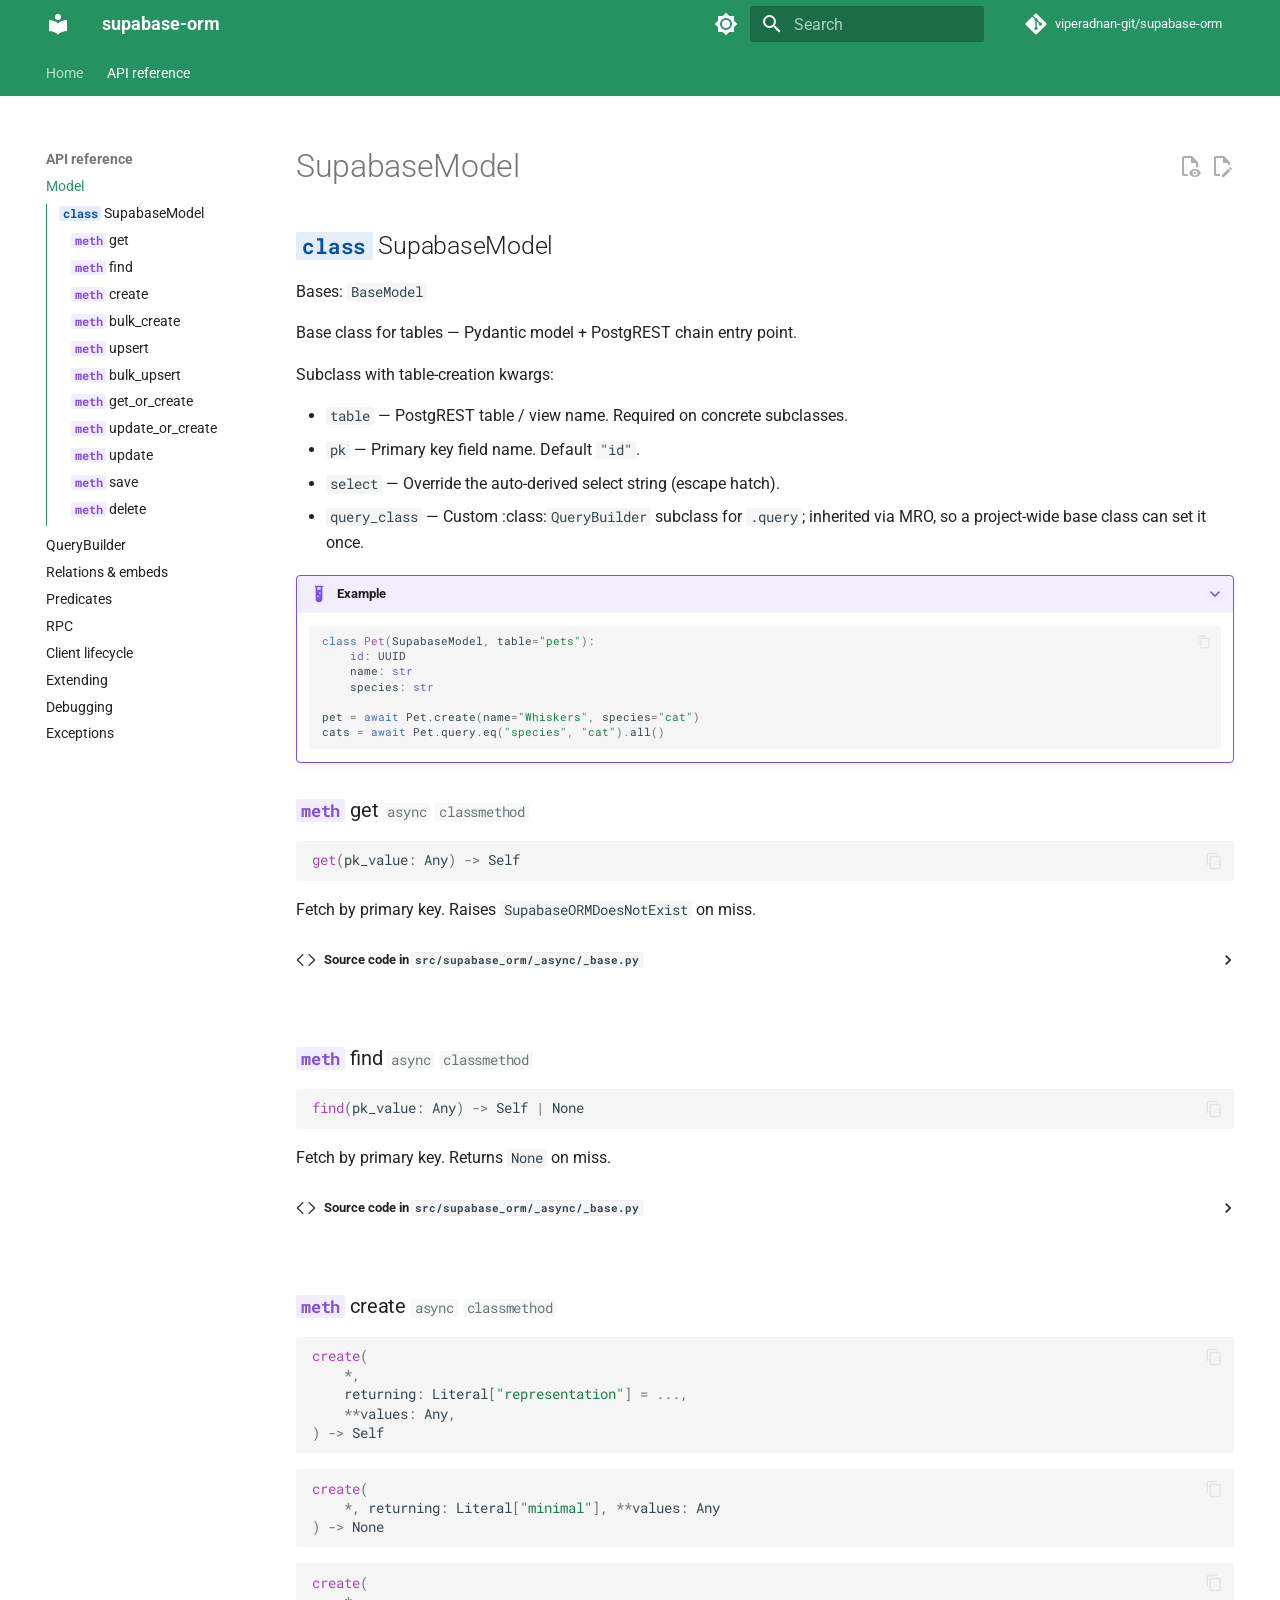
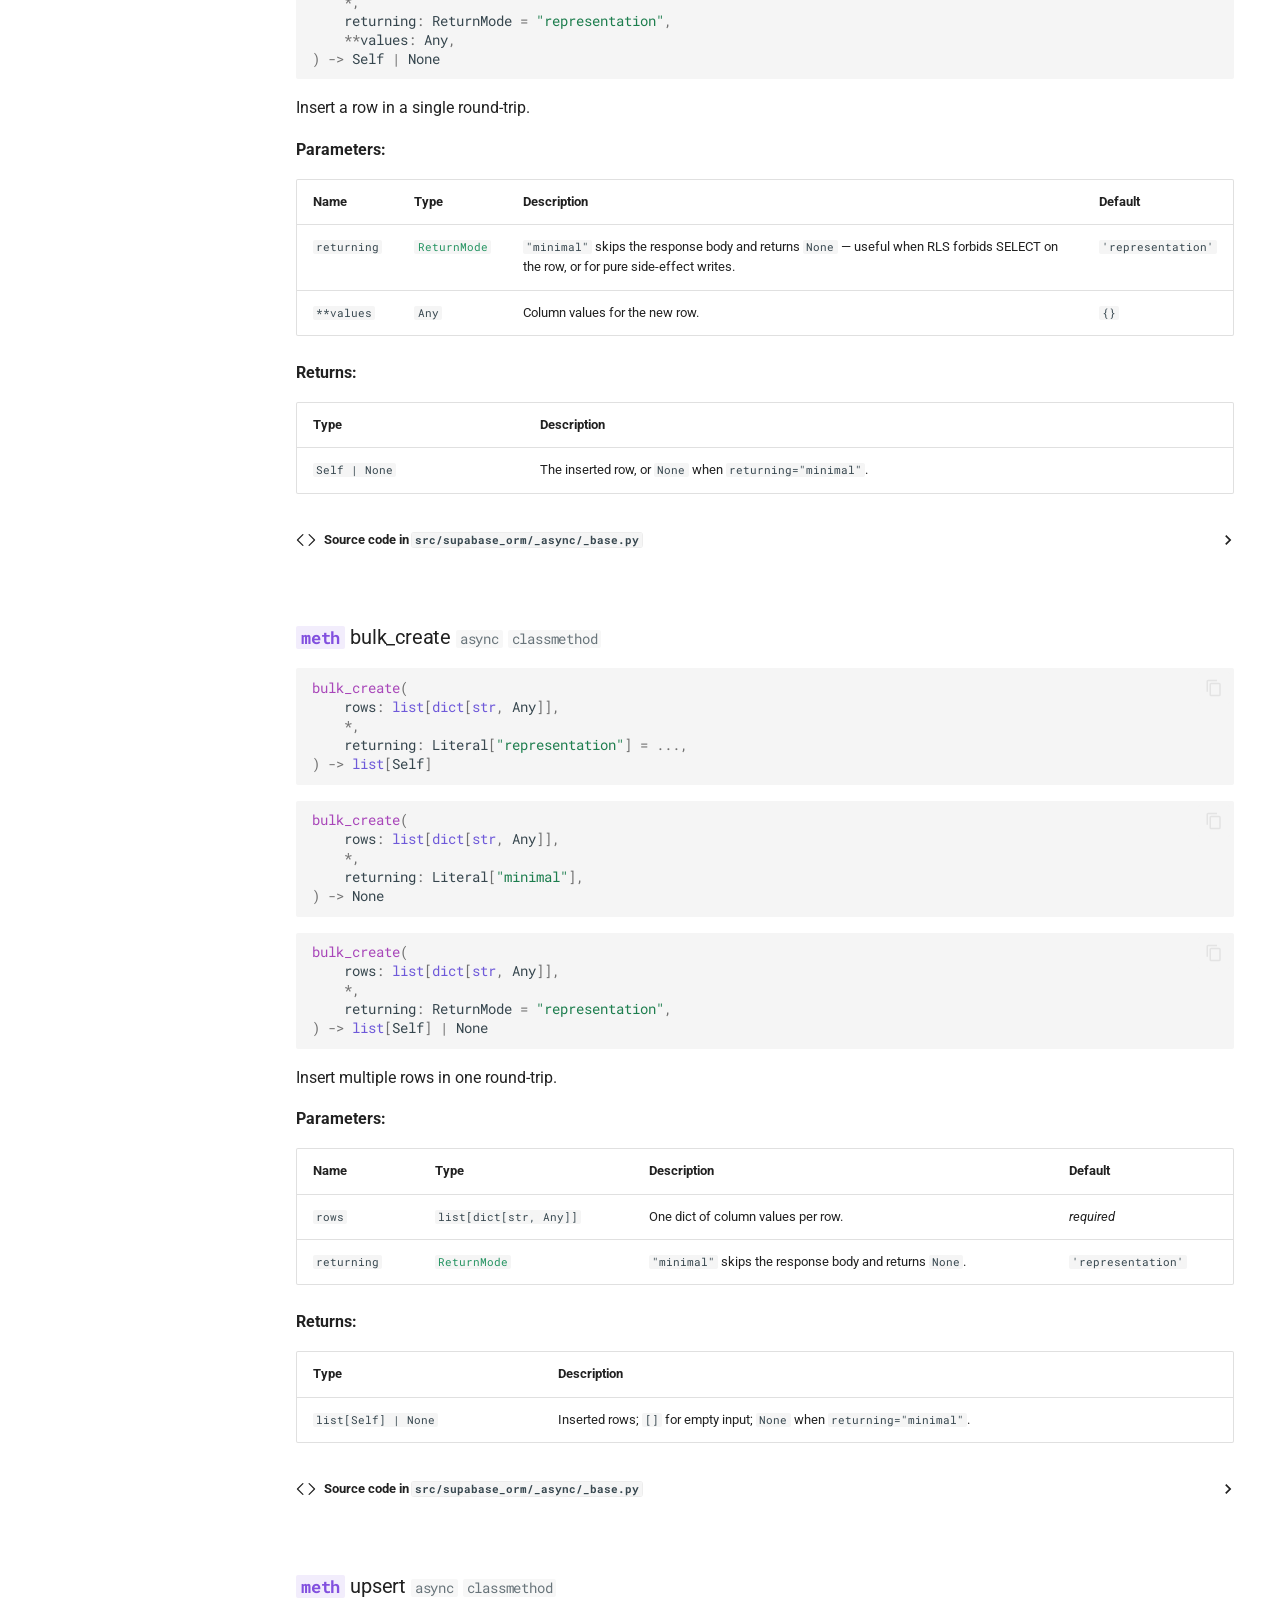
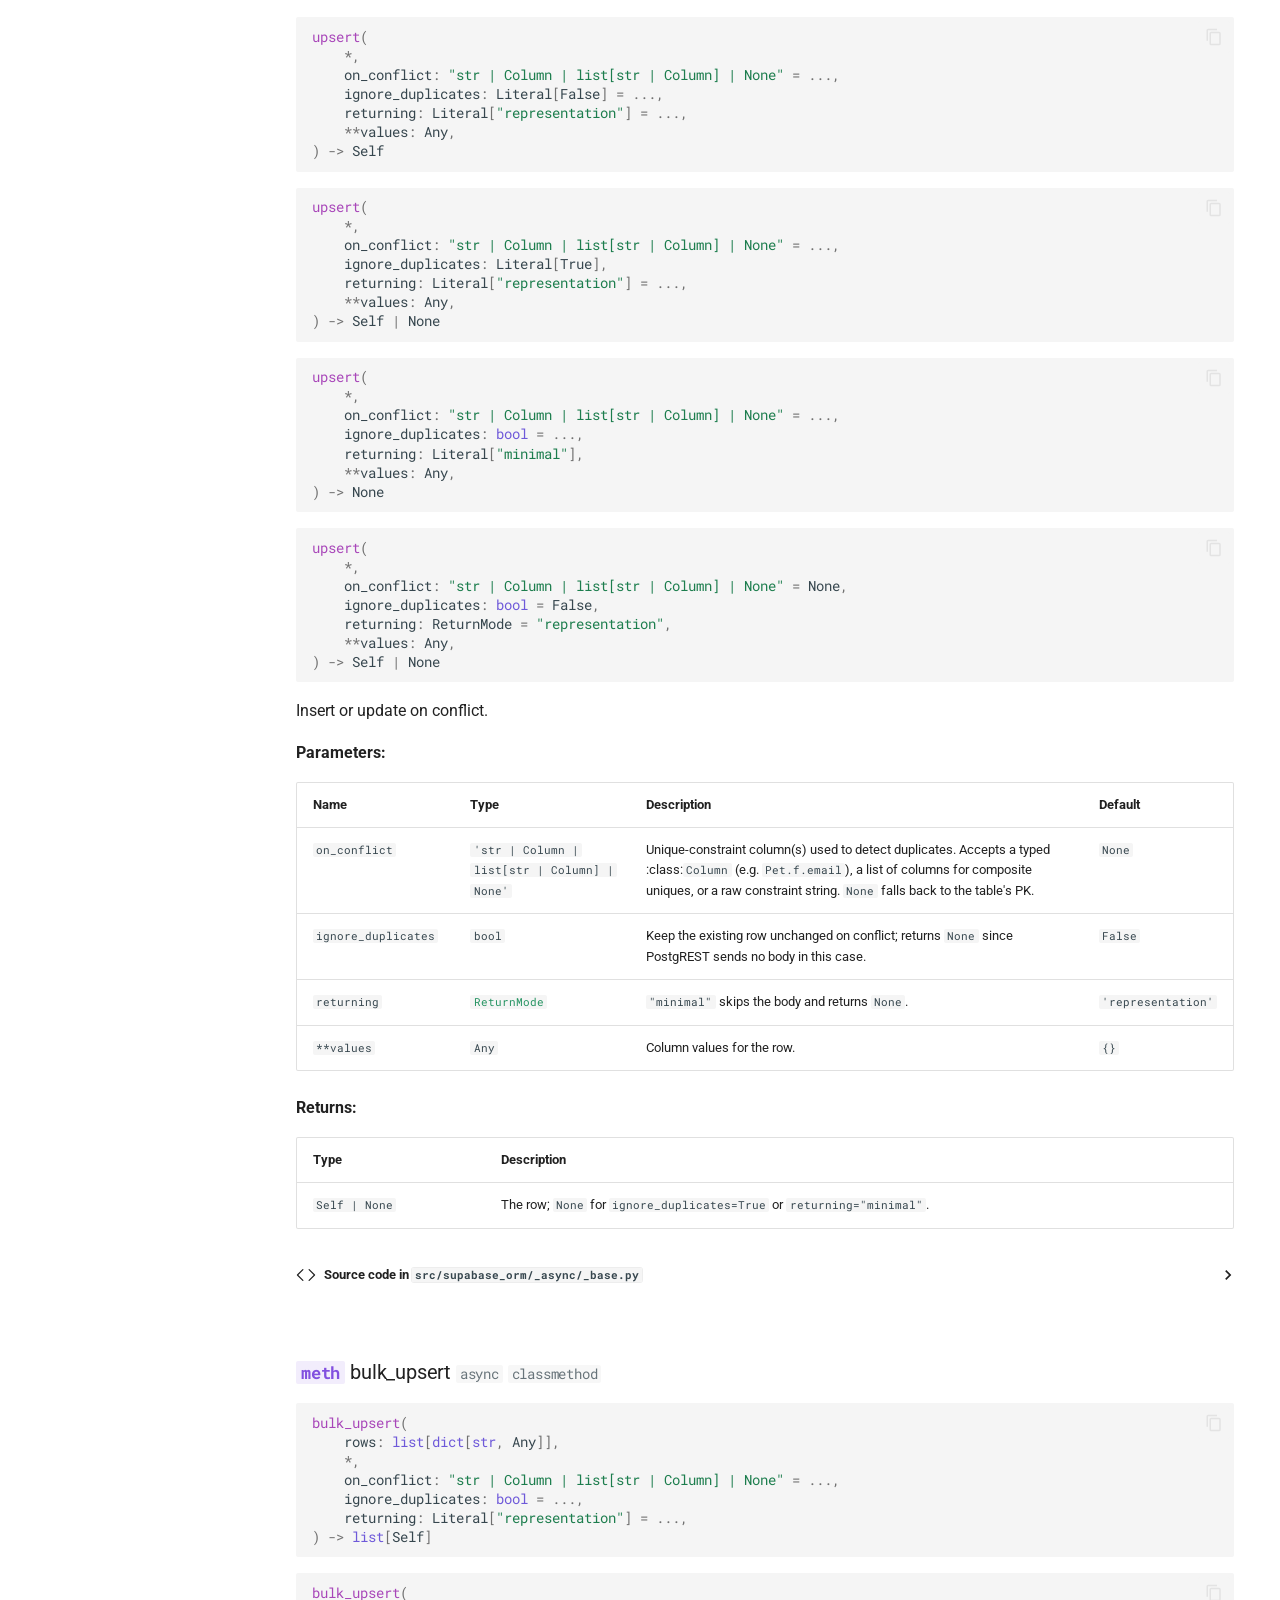
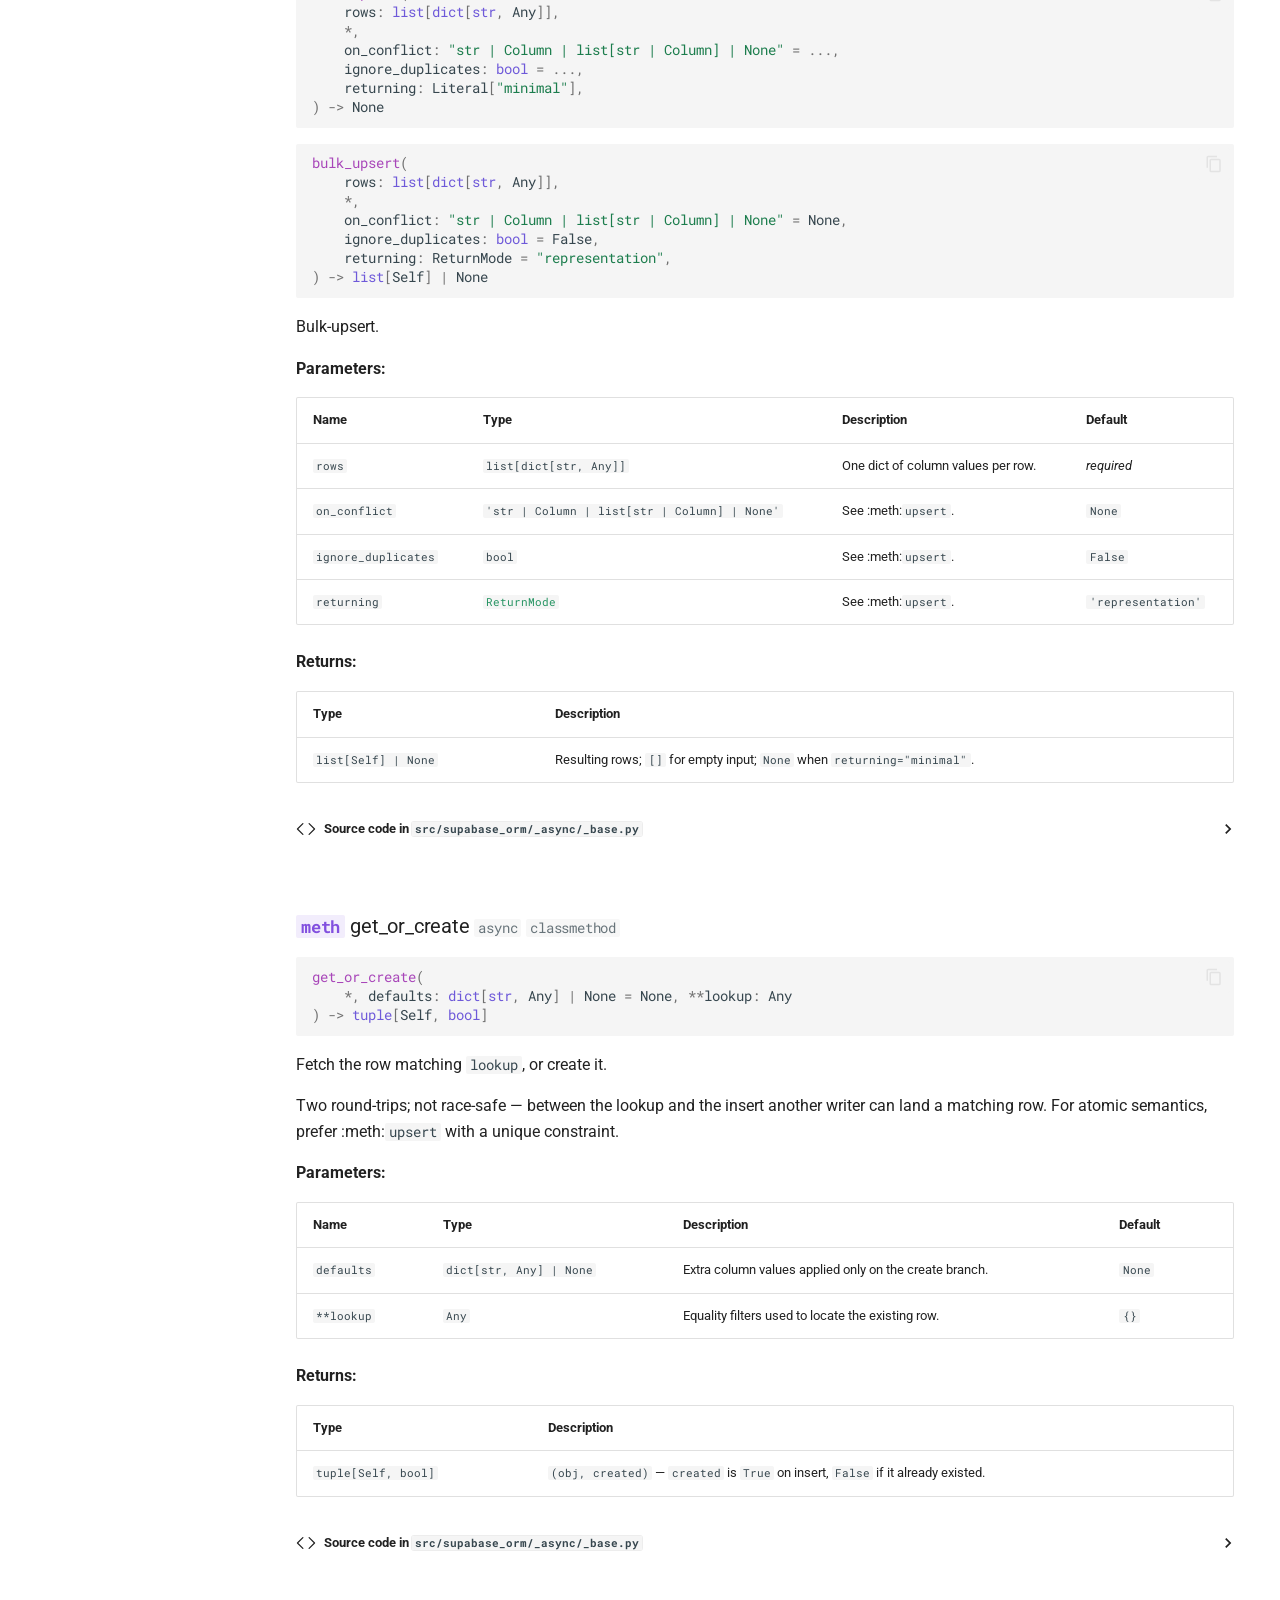
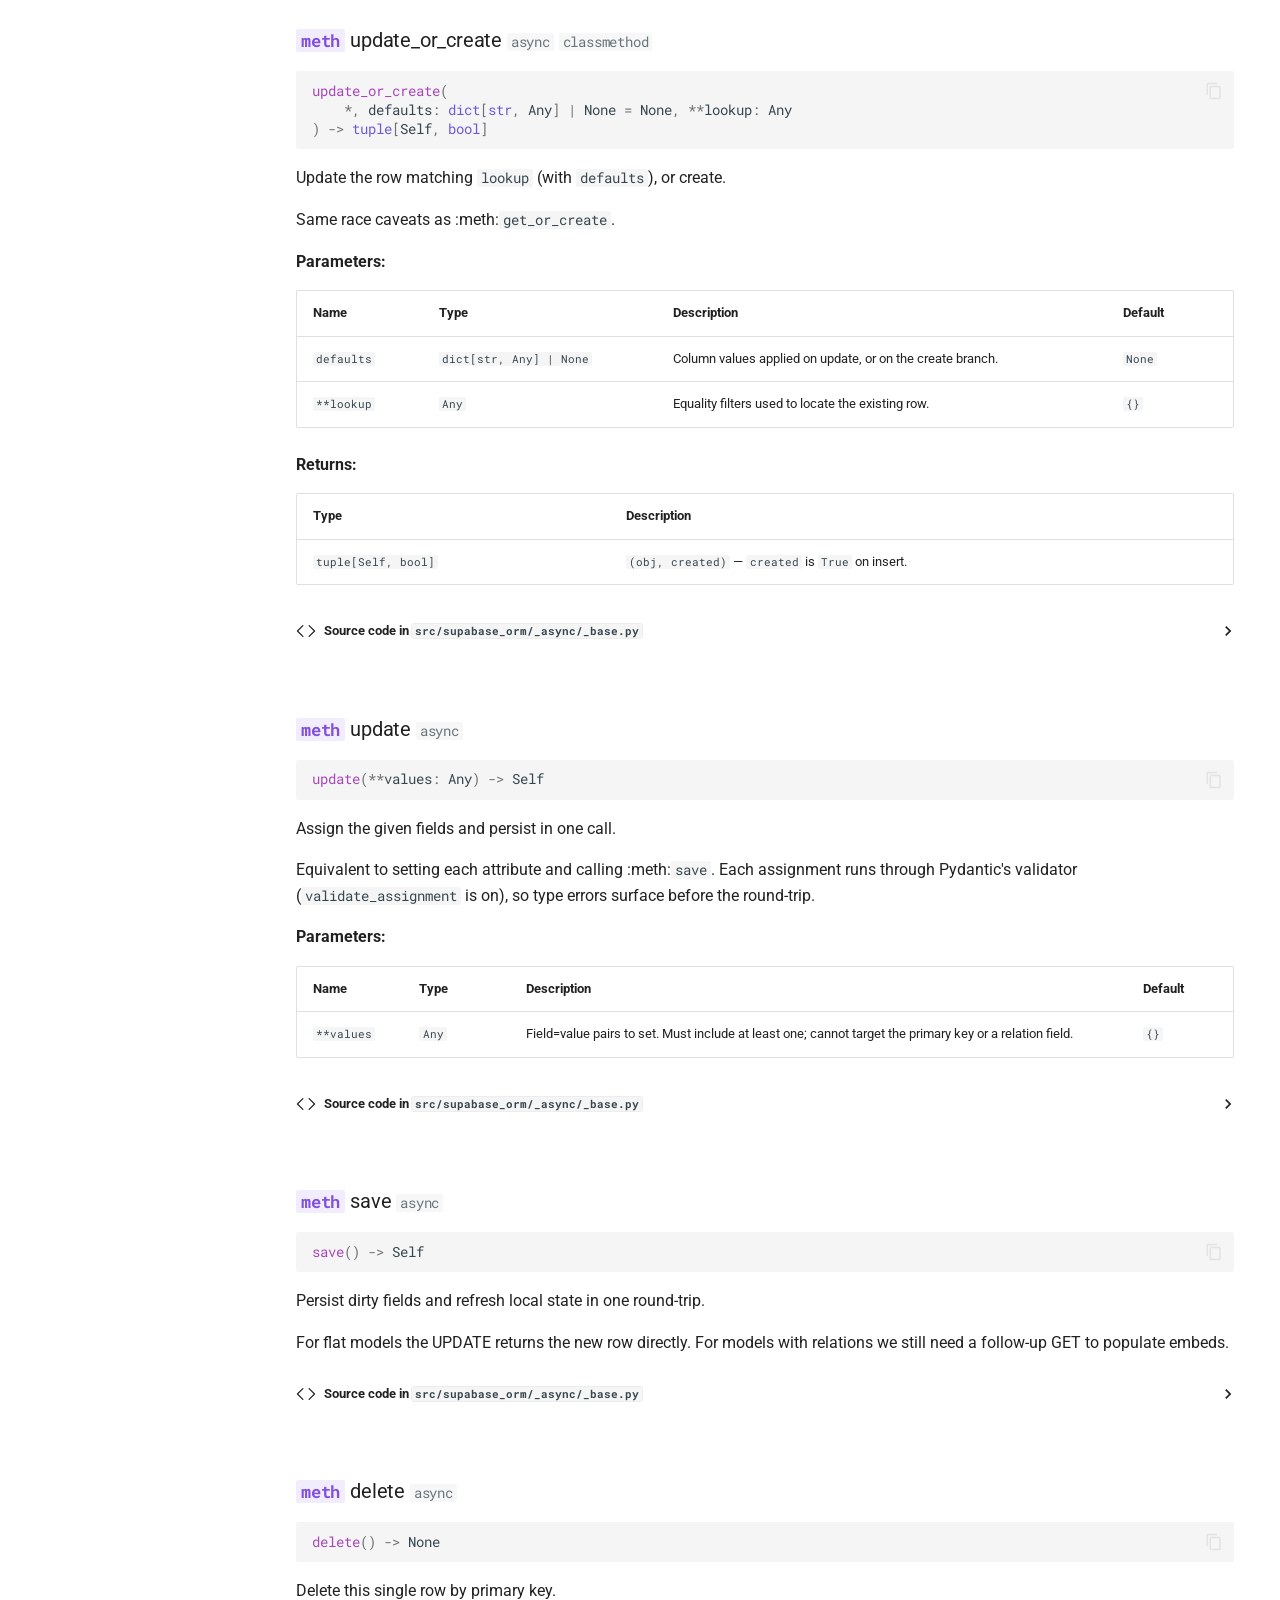
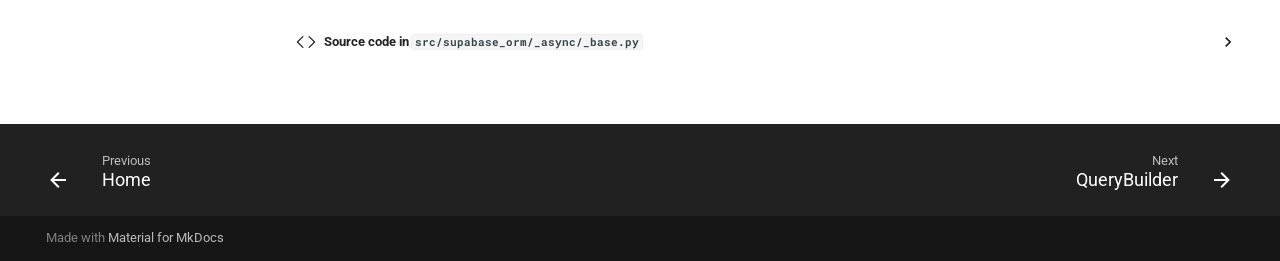
<file: api/model/index.html>
<!doctype html>
<html lang="en" class="no-js">
  <head>
    
      <meta charset="utf-8">
      <meta name="viewport" content="width=device-width,initial-scale=1">
      
        <meta name="description" content="Lightweight async ORM on top of supabase-py with Pydantic validation.">
      
      
      
        <link rel="canonical" href="https://viperadnan-git.github.io/supabase-orm/api/model/">
      
      
        <link rel="prev" href="../..">
      
      
        <link rel="next" href="../query/">
      
      
        
      
      
      <link rel="icon" href="../../assets/images/favicon.png">
      <meta name="generator" content="mkdocs-1.6.1, mkdocs-material-9.7.6">
    
    
      
        <title>Model - supabase-orm</title>
      
    
    
      <link rel="stylesheet" href="../../assets/stylesheets/main.484c7ddc.min.css">
      
        
        <link rel="stylesheet" href="../../assets/stylesheets/palette.ab4e12ef.min.css">
      
      


    
    
      
    
    
      
        
        
        <link rel="preconnect" href="https://fonts.gstatic.com" crossorigin>
        <link rel="stylesheet" href="https://fonts.googleapis.com/css?family=Roboto:300,300i,400,400i,700,700i%7CRoboto+Mono:400,400i,700,700i&display=fallback">
        <style>:root{--md-text-font:"Roboto";--md-code-font:"Roboto Mono"}</style>
      
    
    
      <link rel="stylesheet" href="../../assets/_mkdocstrings.css">
    
      <link rel="stylesheet" href="../../stylesheets/extra.css">
    
    <script>__md_scope=new URL("../..",location),__md_hash=e=>[...e].reduce(((e,_)=>(e<<5)-e+_.charCodeAt(0)),0),__md_get=(e,_=localStorage,t=__md_scope)=>JSON.parse(_.getItem(t.pathname+"."+e)),__md_set=(e,_,t=localStorage,a=__md_scope)=>{try{t.setItem(a.pathname+"."+e,JSON.stringify(_))}catch(e){}}</script>
    
      

    
    
  </head>
  
  
    
    
      
    
    
    
    
    <body dir="ltr" data-md-color-scheme="default" data-md-color-primary="custom" data-md-color-accent="custom">
  
    
    <input class="md-toggle" data-md-toggle="drawer" type="checkbox" id="__drawer" autocomplete="off">
    <input class="md-toggle" data-md-toggle="search" type="checkbox" id="__search" autocomplete="off">
    <label class="md-overlay" for="__drawer"></label>
    <div data-md-component="skip">
      
        
        <a href="#supabasemodel" class="md-skip">
          Skip to content
        </a>
      
    </div>
    <div data-md-component="announce">
      
    </div>
    
    
      

<header class="md-header" data-md-component="header">
  <nav class="md-header__inner md-grid" aria-label="Header">
    <a href="../.." title="supabase-orm" class="md-header__button md-logo" aria-label="supabase-orm" data-md-component="logo">
      
  
  <svg xmlns="http://www.w3.org/2000/svg" viewBox="0 0 24 24"><path d="M12 8a3 3 0 0 0 3-3 3 3 0 0 0-3-3 3 3 0 0 0-3 3 3 3 0 0 0 3 3m0 3.54C9.64 9.35 6.5 8 3 8v11c3.5 0 6.64 1.35 9 3.54 2.36-2.19 5.5-3.54 9-3.54V8c-3.5 0-6.64 1.35-9 3.54"/></svg>

    </a>
    <label class="md-header__button md-icon" for="__drawer">
      
      <svg xmlns="http://www.w3.org/2000/svg" viewBox="0 0 24 24"><path d="M3 6h18v2H3zm0 5h18v2H3zm0 5h18v2H3z"/></svg>
    </label>
    <div class="md-header__title" data-md-component="header-title">
      <div class="md-header__ellipsis">
        <div class="md-header__topic">
          <span class="md-ellipsis">
            supabase-orm
          </span>
        </div>
        <div class="md-header__topic" data-md-component="header-topic">
          <span class="md-ellipsis">
            
              Model
            
          </span>
        </div>
      </div>
    </div>
    
      
        <form class="md-header__option" data-md-component="palette">
  
    
    
    
    <input class="md-option" data-md-color-media="(prefers-color-scheme: light)" data-md-color-scheme="default" data-md-color-primary="custom" data-md-color-accent="custom"  aria-label="Switch to dark mode"  type="radio" name="__palette" id="__palette_0">
    
      <label class="md-header__button md-icon" title="Switch to dark mode" for="__palette_1" hidden>
        <svg xmlns="http://www.w3.org/2000/svg" viewBox="0 0 24 24"><path d="M12 8a4 4 0 0 0-4 4 4 4 0 0 0 4 4 4 4 0 0 0 4-4 4 4 0 0 0-4-4m0 10a6 6 0 0 1-6-6 6 6 0 0 1 6-6 6 6 0 0 1 6 6 6 6 0 0 1-6 6m8-9.31V4h-4.69L12 .69 8.69 4H4v4.69L.69 12 4 15.31V20h4.69L12 23.31 15.31 20H20v-4.69L23.31 12z"/></svg>
      </label>
    
  
    
    
    
    <input class="md-option" data-md-color-media="(prefers-color-scheme: dark)" data-md-color-scheme="slate" data-md-color-primary="custom" data-md-color-accent="custom"  aria-label="Switch to light mode"  type="radio" name="__palette" id="__palette_1">
    
      <label class="md-header__button md-icon" title="Switch to light mode" for="__palette_0" hidden>
        <svg xmlns="http://www.w3.org/2000/svg" viewBox="0 0 24 24"><path d="M12 18c-.89 0-1.74-.2-2.5-.55C11.56 16.5 13 14.42 13 12s-1.44-4.5-3.5-5.45C10.26 6.2 11.11 6 12 6a6 6 0 0 1 6 6 6 6 0 0 1-6 6m8-9.31V4h-4.69L12 .69 8.69 4H4v4.69L.69 12 4 15.31V20h4.69L12 23.31 15.31 20H20v-4.69L23.31 12z"/></svg>
      </label>
    
  
</form>
      
    
    
      <script>var palette=__md_get("__palette");if(palette&&palette.color){if("(prefers-color-scheme)"===palette.color.media){var media=matchMedia("(prefers-color-scheme: light)"),input=document.querySelector(media.matches?"[data-md-color-media='(prefers-color-scheme: light)']":"[data-md-color-media='(prefers-color-scheme: dark)']");palette.color.media=input.getAttribute("data-md-color-media"),palette.color.scheme=input.getAttribute("data-md-color-scheme"),palette.color.primary=input.getAttribute("data-md-color-primary"),palette.color.accent=input.getAttribute("data-md-color-accent")}for(var[key,value]of Object.entries(palette.color))document.body.setAttribute("data-md-color-"+key,value)}</script>
    
    
    
      
      
        <label class="md-header__button md-icon" for="__search">
          
          <svg xmlns="http://www.w3.org/2000/svg" viewBox="0 0 24 24"><path d="M9.5 3A6.5 6.5 0 0 1 16 9.5c0 1.61-.59 3.09-1.56 4.23l.27.27h.79l5 5-1.5 1.5-5-5v-.79l-.27-.27A6.52 6.52 0 0 1 9.5 16 6.5 6.5 0 0 1 3 9.5 6.5 6.5 0 0 1 9.5 3m0 2C7 5 5 7 5 9.5S7 14 9.5 14 14 12 14 9.5 12 5 9.5 5"/></svg>
        </label>
        <div class="md-search" data-md-component="search" role="dialog">
  <label class="md-search__overlay" for="__search"></label>
  <div class="md-search__inner" role="search">
    <form class="md-search__form" name="search">
      <input type="text" class="md-search__input" name="query" aria-label="Search" placeholder="Search" autocapitalize="off" autocorrect="off" autocomplete="off" spellcheck="false" data-md-component="search-query" required>
      <label class="md-search__icon md-icon" for="__search">
        
        <svg xmlns="http://www.w3.org/2000/svg" viewBox="0 0 24 24"><path d="M9.5 3A6.5 6.5 0 0 1 16 9.5c0 1.61-.59 3.09-1.56 4.23l.27.27h.79l5 5-1.5 1.5-5-5v-.79l-.27-.27A6.52 6.52 0 0 1 9.5 16 6.5 6.5 0 0 1 3 9.5 6.5 6.5 0 0 1 9.5 3m0 2C7 5 5 7 5 9.5S7 14 9.5 14 14 12 14 9.5 12 5 9.5 5"/></svg>
        
        <svg xmlns="http://www.w3.org/2000/svg" viewBox="0 0 24 24"><path d="M20 11v2H8l5.5 5.5-1.42 1.42L4.16 12l7.92-7.92L13.5 5.5 8 11z"/></svg>
      </label>
      <nav class="md-search__options" aria-label="Search">
        
        <button type="reset" class="md-search__icon md-icon" title="Clear" aria-label="Clear" tabindex="-1">
          
          <svg xmlns="http://www.w3.org/2000/svg" viewBox="0 0 24 24"><path d="M19 6.41 17.59 5 12 10.59 6.41 5 5 6.41 10.59 12 5 17.59 6.41 19 12 13.41 17.59 19 19 17.59 13.41 12z"/></svg>
        </button>
      </nav>
      
        <div class="md-search__suggest" data-md-component="search-suggest"></div>
      
    </form>
    <div class="md-search__output">
      <div class="md-search__scrollwrap" tabindex="0" data-md-scrollfix>
        <div class="md-search-result" data-md-component="search-result">
          <div class="md-search-result__meta">
            Initializing search
          </div>
          <ol class="md-search-result__list" role="presentation"></ol>
        </div>
      </div>
    </div>
  </div>
</div>
      
    
    
      <div class="md-header__source">
        <a href="https://github.com/viperadnan-git/supabase-orm" title="Go to repository" class="md-source" data-md-component="source">
  <div class="md-source__icon md-icon">
    
    <svg xmlns="http://www.w3.org/2000/svg" viewBox="0 0 448 512"><!--! Font Awesome Free 7.1.0 by @fontawesome - https://fontawesome.com License - https://fontawesome.com/license/free (Icons: CC BY 4.0, Fonts: SIL OFL 1.1, Code: MIT License) Copyright 2025 Fonticons, Inc.--><path d="M439.6 236.1 244 40.5c-5.4-5.5-12.8-8.5-20.4-8.5s-15 3-20.4 8.4L162.5 81l51.5 51.5c27.1-9.1 52.7 16.8 43.4 43.7l49.7 49.7c34.2-11.8 61.2 31 35.5 56.7-26.5 26.5-70.2-2.9-56-37.3L240.3 199v121.9c25.3 12.5 22.3 41.8 9.1 55-6.4 6.4-15.2 10.1-24.3 10.1s-17.8-3.6-24.3-10.1c-17.6-17.6-11.1-46.9 11.2-56v-123c-20.8-8.5-24.6-30.7-18.6-45L142.6 101 8.5 235.1C3 240.6 0 247.9 0 255.5s3 15 8.5 20.4l195.6 195.7c5.4 5.4 12.7 8.4 20.4 8.4s15-3 20.4-8.4l194.7-194.7c5.4-5.4 8.4-12.8 8.4-20.4s-3-15-8.4-20.4"/></svg>
  </div>
  <div class="md-source__repository">
    viperadnan-git/supabase-orm
  </div>
</a>
      </div>
    
  </nav>
  
</header>
    
    <div class="md-container" data-md-component="container">
      
      
        
          
            
<nav class="md-tabs" aria-label="Tabs" data-md-component="tabs">
  <div class="md-grid">
    <ul class="md-tabs__list">
      
        
  
  
  
  
    <li class="md-tabs__item">
      <a href="../.." class="md-tabs__link">
        
  
  
    
  
  Home

      </a>
    </li>
  

      
        
  
  
  
    
  
  
    
    
      <li class="md-tabs__item md-tabs__item--active">
        <a href="./" class="md-tabs__link">
          
  
  
    
  
  API reference

        </a>
      </li>
    
  

      
    </ul>
  </div>
</nav>
          
        
      
      <main class="md-main" data-md-component="main">
        <div class="md-main__inner md-grid">
          
            
              
              <div class="md-sidebar md-sidebar--primary" data-md-component="sidebar" data-md-type="navigation" >
                <div class="md-sidebar__scrollwrap">
                  <div class="md-sidebar__inner">
                    


  


  

<nav class="md-nav md-nav--primary md-nav--lifted md-nav--integrated" aria-label="Navigation" data-md-level="0">
  <label class="md-nav__title" for="__drawer">
    <a href="../.." title="supabase-orm" class="md-nav__button md-logo" aria-label="supabase-orm" data-md-component="logo">
      
  
  <svg xmlns="http://www.w3.org/2000/svg" viewBox="0 0 24 24"><path d="M12 8a3 3 0 0 0 3-3 3 3 0 0 0-3-3 3 3 0 0 0-3 3 3 3 0 0 0 3 3m0 3.54C9.64 9.35 6.5 8 3 8v11c3.5 0 6.64 1.35 9 3.54 2.36-2.19 5.5-3.54 9-3.54V8c-3.5 0-6.64 1.35-9 3.54"/></svg>

    </a>
    supabase-orm
  </label>
  
    <div class="md-nav__source">
      <a href="https://github.com/viperadnan-git/supabase-orm" title="Go to repository" class="md-source" data-md-component="source">
  <div class="md-source__icon md-icon">
    
    <svg xmlns="http://www.w3.org/2000/svg" viewBox="0 0 448 512"><!--! Font Awesome Free 7.1.0 by @fontawesome - https://fontawesome.com License - https://fontawesome.com/license/free (Icons: CC BY 4.0, Fonts: SIL OFL 1.1, Code: MIT License) Copyright 2025 Fonticons, Inc.--><path d="M439.6 236.1 244 40.5c-5.4-5.5-12.8-8.5-20.4-8.5s-15 3-20.4 8.4L162.5 81l51.5 51.5c27.1-9.1 52.7 16.8 43.4 43.7l49.7 49.7c34.2-11.8 61.2 31 35.5 56.7-26.5 26.5-70.2-2.9-56-37.3L240.3 199v121.9c25.3 12.5 22.3 41.8 9.1 55-6.4 6.4-15.2 10.1-24.3 10.1s-17.8-3.6-24.3-10.1c-17.6-17.6-11.1-46.9 11.2-56v-123c-20.8-8.5-24.6-30.7-18.6-45L142.6 101 8.5 235.1C3 240.6 0 247.9 0 255.5s3 15 8.5 20.4l195.6 195.7c5.4 5.4 12.7 8.4 20.4 8.4s15-3 20.4-8.4l194.7-194.7c5.4-5.4 8.4-12.8 8.4-20.4s-3-15-8.4-20.4"/></svg>
  </div>
  <div class="md-source__repository">
    viperadnan-git/supabase-orm
  </div>
</a>
    </div>
  
  <ul class="md-nav__list" data-md-scrollfix>
    
      
      
  
  
  
  
    <li class="md-nav__item">
      <a href="../.." class="md-nav__link">
        
  
  
  <span class="md-ellipsis">
    
  
    Home
  

    
  </span>
  
  

      </a>
    </li>
  

    
      
      
  
  
    
  
  
  
    
    
      
        
      
        
      
        
      
        
      
        
      
        
      
        
      
        
      
        
      
    
    
    
      
        
        
      
      
        
      
    
    
    <li class="md-nav__item md-nav__item--active md-nav__item--section md-nav__item--nested">
      
        
        
        <input class="md-nav__toggle md-toggle " type="checkbox" id="__nav_2" checked>
        
          
          <label class="md-nav__link" for="__nav_2" id="__nav_2_label" tabindex="">
            
  
  
  <span class="md-ellipsis">
    
  
    API reference
  

    
  </span>
  
  

            <span class="md-nav__icon md-icon"></span>
          </label>
        
        <nav class="md-nav" data-md-level="1" aria-labelledby="__nav_2_label" aria-expanded="true">
          <label class="md-nav__title" for="__nav_2">
            <span class="md-nav__icon md-icon"></span>
            
  
    API reference
  

          </label>
          <ul class="md-nav__list" data-md-scrollfix>
            
              
                
  
  
    
  
  
  
    <li class="md-nav__item md-nav__item--active">
      
      <input class="md-nav__toggle md-toggle" type="checkbox" id="__toc">
      
      
        
      
      
        <label class="md-nav__link md-nav__link--active" for="__toc">
          
  
  
  <span class="md-ellipsis">
    
  
    Model
  

    
  </span>
  
  

          <span class="md-nav__icon md-icon"></span>
        </label>
      
      <a href="./" class="md-nav__link md-nav__link--active">
        
  
  
  <span class="md-ellipsis">
    
  
    Model
  

    
  </span>
  
  

      </a>
      
        

<nav class="md-nav md-nav--secondary" aria-label="Table of contents">
  
  
  
    
  
  
    <label class="md-nav__title" for="__toc">
      <span class="md-nav__icon md-icon"></span>
      Table of contents
    </label>
    <ul class="md-nav__list" data-md-component="toc" data-md-scrollfix>
      
        <li class="md-nav__item">
  <a href="#supabase_orm.SupabaseModel" class="md-nav__link">
    <span class="md-ellipsis">
      
        <code class="doc-symbol doc-symbol-toc doc-symbol-class"></code>&nbsp;SupabaseModel
      
    </span>
  </a>
  
    <nav class="md-nav" aria-label=" SupabaseModel">
      <ul class="md-nav__list">
        
          <li class="md-nav__item">
  <a href="#supabase_orm.SupabaseModel.get" class="md-nav__link">
    <span class="md-ellipsis">
      
        <code class="doc-symbol doc-symbol-toc doc-symbol-method"></code>&nbsp;get
      
    </span>
  </a>
  
</li>
        
          <li class="md-nav__item">
  <a href="#supabase_orm.SupabaseModel.find" class="md-nav__link">
    <span class="md-ellipsis">
      
        <code class="doc-symbol doc-symbol-toc doc-symbol-method"></code>&nbsp;find
      
    </span>
  </a>
  
</li>
        
          <li class="md-nav__item">
  <a href="#supabase_orm.SupabaseModel.create" class="md-nav__link">
    <span class="md-ellipsis">
      
        <code class="doc-symbol doc-symbol-toc doc-symbol-method"></code>&nbsp;create
      
    </span>
  </a>
  
</li>
        
          <li class="md-nav__item">
  <a href="#supabase_orm.SupabaseModel.bulk_create" class="md-nav__link">
    <span class="md-ellipsis">
      
        <code class="doc-symbol doc-symbol-toc doc-symbol-method"></code>&nbsp;bulk_create
      
    </span>
  </a>
  
</li>
        
          <li class="md-nav__item">
  <a href="#supabase_orm.SupabaseModel.upsert" class="md-nav__link">
    <span class="md-ellipsis">
      
        <code class="doc-symbol doc-symbol-toc doc-symbol-method"></code>&nbsp;upsert
      
    </span>
  </a>
  
</li>
        
          <li class="md-nav__item">
  <a href="#supabase_orm.SupabaseModel.bulk_upsert" class="md-nav__link">
    <span class="md-ellipsis">
      
        <code class="doc-symbol doc-symbol-toc doc-symbol-method"></code>&nbsp;bulk_upsert
      
    </span>
  </a>
  
</li>
        
          <li class="md-nav__item">
  <a href="#supabase_orm.SupabaseModel.get_or_create" class="md-nav__link">
    <span class="md-ellipsis">
      
        <code class="doc-symbol doc-symbol-toc doc-symbol-method"></code>&nbsp;get_or_create
      
    </span>
  </a>
  
</li>
        
          <li class="md-nav__item">
  <a href="#supabase_orm.SupabaseModel.update_or_create" class="md-nav__link">
    <span class="md-ellipsis">
      
        <code class="doc-symbol doc-symbol-toc doc-symbol-method"></code>&nbsp;update_or_create
      
    </span>
  </a>
  
</li>
        
          <li class="md-nav__item">
  <a href="#supabase_orm.SupabaseModel.update" class="md-nav__link">
    <span class="md-ellipsis">
      
        <code class="doc-symbol doc-symbol-toc doc-symbol-method"></code>&nbsp;update
      
    </span>
  </a>
  
</li>
        
          <li class="md-nav__item">
  <a href="#supabase_orm.SupabaseModel.save" class="md-nav__link">
    <span class="md-ellipsis">
      
        <code class="doc-symbol doc-symbol-toc doc-symbol-method"></code>&nbsp;save
      
    </span>
  </a>
  
</li>
        
          <li class="md-nav__item">
  <a href="#supabase_orm.SupabaseModel.delete" class="md-nav__link">
    <span class="md-ellipsis">
      
        <code class="doc-symbol doc-symbol-toc doc-symbol-method"></code>&nbsp;delete
      
    </span>
  </a>
  
</li>
        
      </ul>
    </nav>
  
</li>
      
    </ul>
  
</nav>
      
    </li>
  

              
            
              
                
  
  
  
  
    <li class="md-nav__item">
      <a href="../query/" class="md-nav__link">
        
  
  
  <span class="md-ellipsis">
    
  
    QueryBuilder
  

    
  </span>
  
  

      </a>
    </li>
  

              
            
              
                
  
  
  
  
    <li class="md-nav__item">
      <a href="../relations/" class="md-nav__link">
        
  
  
  <span class="md-ellipsis">
    
  
    Relations & embeds
  

    
  </span>
  
  

      </a>
    </li>
  

              
            
              
                
  
  
  
  
    <li class="md-nav__item">
      <a href="../predicates/" class="md-nav__link">
        
  
  
  <span class="md-ellipsis">
    
  
    Predicates
  

    
  </span>
  
  

      </a>
    </li>
  

              
            
              
                
  
  
  
  
    <li class="md-nav__item">
      <a href="../rpc/" class="md-nav__link">
        
  
  
  <span class="md-ellipsis">
    
  
    RPC
  

    
  </span>
  
  

      </a>
    </li>
  

              
            
              
                
  
  
  
  
    <li class="md-nav__item">
      <a href="../client/" class="md-nav__link">
        
  
  
  <span class="md-ellipsis">
    
  
    Client lifecycle
  

    
  </span>
  
  

      </a>
    </li>
  

              
            
              
                
  
  
  
  
    <li class="md-nav__item">
      <a href="../extending/" class="md-nav__link">
        
  
  
  <span class="md-ellipsis">
    
  
    Extending
  

    
  </span>
  
  

      </a>
    </li>
  

              
            
              
                
  
  
  
  
    <li class="md-nav__item">
      <a href="../debug/" class="md-nav__link">
        
  
  
  <span class="md-ellipsis">
    
  
    Debugging
  

    
  </span>
  
  

      </a>
    </li>
  

              
            
              
                
  
  
  
  
    <li class="md-nav__item">
      <a href="../exceptions/" class="md-nav__link">
        
  
  
  <span class="md-ellipsis">
    
  
    Exceptions
  

    
  </span>
  
  

      </a>
    </li>
  

              
            
          </ul>
        </nav>
      
    </li>
  

    
  </ul>
</nav>
                  </div>
                </div>
              </div>
            
            
          
          
            <div class="md-content" data-md-component="content">
              
              <article class="md-content__inner md-typeset">
                
                  


  
    <a href="https://github.com/viperadnan-git/supabase-orm/edit/main/docs/api/model.md" title="Edit this page" class="md-content__button md-icon" rel="edit">
      
      <svg xmlns="http://www.w3.org/2000/svg" viewBox="0 0 24 24"><path d="M10 20H6V4h7v5h5v3.1l2-2V8l-6-6H6c-1.1 0-2 .9-2 2v16c0 1.1.9 2 2 2h4zm10.2-7c.1 0 .3.1.4.2l1.3 1.3c.2.2.2.6 0 .8l-1 1-2.1-2.1 1-1c.1-.1.2-.2.4-.2m0 3.9L14.1 23H12v-2.1l6.1-6.1z"/></svg>
    </a>
  
  
    
      
    
    <a href="https://github.com/viperadnan-git/supabase-orm/raw/main/docs/api/model.md" title="View source of this page" class="md-content__button md-icon">
      
      <svg xmlns="http://www.w3.org/2000/svg" viewBox="0 0 24 24"><path d="M17 18c.56 0 1 .44 1 1s-.44 1-1 1-1-.44-1-1 .44-1 1-1m0-3c-2.73 0-5.06 1.66-6 4 .94 2.34 3.27 4 6 4s5.06-1.66 6-4c-.94-2.34-3.27-4-6-4m0 6.5a2.5 2.5 0 0 1-2.5-2.5 2.5 2.5 0 0 1 2.5-2.5 2.5 2.5 0 0 1 2.5 2.5 2.5 2.5 0 0 1-2.5 2.5M9.27 20H6V4h7v5h5v4.07c.7.08 1.36.25 2 .49V8l-6-6H6a2 2 0 0 0-2 2v16a2 2 0 0 0 2 2h4.5a8.2 8.2 0 0 1-1.23-2"/></svg>
    </a>
  


<h1 id="supabasemodel">SupabaseModel<a class="headerlink" href="#supabasemodel" title="Permanent link">&para;</a></h1>


<div class="doc doc-object doc-class">



<h2 id="supabase_orm.SupabaseModel" class="doc doc-heading">
<code class="doc-symbol doc-symbol-heading doc-symbol-class"></code>            <span class="doc doc-object-name doc-class-name">SupabaseModel</span>


<a href="#supabase_orm.SupabaseModel" class="headerlink" title="Permanent link">&para;</a></h2>


    <div class="doc doc-contents first">
            <p class="doc doc-class-bases">
              Bases: <code><span title="pydantic.BaseModel">BaseModel</span></code></p>



        <p>Base class for tables — Pydantic model + PostgREST chain entry point.</p>
<p>Subclass with table-creation kwargs:</p>
<ul>
<li><code>table</code> — PostgREST table / view name. Required on concrete subclasses.</li>
<li><code>pk</code> — Primary key field name. Default <code>"id"</code>.</li>
<li><code>select</code> — Override the auto-derived select string (escape hatch).</li>
<li><code>query_class</code> — Custom :class:<code>QueryBuilder</code> subclass for <code>.query</code>;
  inherited via MRO, so a project-wide base class can set it once.</li>
</ul>


<details class="example" open>
  <summary>Example</summary>
  <div class="language-python highlight"><pre><span></span><code><span id="__span-0-1"><a id="__codelineno-0-1" name="__codelineno-0-1" href="#__codelineno-0-1"></a><span class="k">class</span><span class="w"> </span><span class="nc">Pet</span><span class="p">(</span><span class="n">SupabaseModel</span><span class="p">,</span> <span class="n">table</span><span class="o">=</span><span class="s2">&quot;pets&quot;</span><span class="p">):</span>
</span><span id="__span-0-2"><a id="__codelineno-0-2" name="__codelineno-0-2" href="#__codelineno-0-2"></a>    <span class="nb">id</span><span class="p">:</span> <span class="n">UUID</span>
</span><span id="__span-0-3"><a id="__codelineno-0-3" name="__codelineno-0-3" href="#__codelineno-0-3"></a>    <span class="n">name</span><span class="p">:</span> <span class="nb">str</span>
</span><span id="__span-0-4"><a id="__codelineno-0-4" name="__codelineno-0-4" href="#__codelineno-0-4"></a>    <span class="n">species</span><span class="p">:</span> <span class="nb">str</span>
</span><span id="__span-0-5"><a id="__codelineno-0-5" name="__codelineno-0-5" href="#__codelineno-0-5"></a>
</span><span id="__span-0-6"><a id="__codelineno-0-6" name="__codelineno-0-6" href="#__codelineno-0-6"></a><span class="n">pet</span> <span class="o">=</span> <span class="k">await</span> <span class="n">Pet</span><span class="o">.</span><span class="n">create</span><span class="p">(</span><span class="n">name</span><span class="o">=</span><span class="s2">&quot;Whiskers&quot;</span><span class="p">,</span> <span class="n">species</span><span class="o">=</span><span class="s2">&quot;cat&quot;</span><span class="p">)</span>
</span><span id="__span-0-7"><a id="__codelineno-0-7" name="__codelineno-0-7" href="#__codelineno-0-7"></a><span class="n">cats</span> <span class="o">=</span> <span class="k">await</span> <span class="n">Pet</span><span class="o">.</span><span class="n">query</span><span class="o">.</span><span class="n">eq</span><span class="p">(</span><span class="s2">&quot;species&quot;</span><span class="p">,</span> <span class="s2">&quot;cat&quot;</span><span class="p">)</span><span class="o">.</span><span class="n">all</span><span class="p">()</span>
</span></code></pre></div>
</details>










<div class="doc doc-children">










<div class="doc doc-object doc-function">


<h3 id="supabase_orm.SupabaseModel.get" class="doc doc-heading">
<code class="doc-symbol doc-symbol-heading doc-symbol-method"></code>            <span class="doc doc-object-name doc-function-name">get</span>


  <span class="doc doc-labels">
      <small class="doc doc-label doc-label-async"><code>async</code></small>
      <small class="doc doc-label doc-label-classmethod"><code>classmethod</code></small>
  </span>

<a href="#supabase_orm.SupabaseModel.get" class="headerlink" title="Permanent link">&para;</a></h3>
<div class="language-python doc-signature highlight"><pre><span></span><code><span id="__span-0-1"><a id="__codelineno-0-1" name="__codelineno-0-1" href="#__codelineno-0-1"></a><span class="nf">get</span><span class="p">(</span><span class="n">pk_value</span><span class="p">:</span> <span class="n">Any</span><span class="p">)</span> <span class="o">-&gt;</span> <span class="n">Self</span>
</span></code></pre></div>

    <div class="doc doc-contents ">

        <p>Fetch by primary key. Raises <code>SupabaseORMDoesNotExist</code> on miss.</p>


            <details class="mkdocstrings-source">
              <summary>Source code in <code>src/supabase_orm/_async/_base.py</code></summary>
              <div class="language-python highlight"><table class="highlighttable"><tr><td class="linenos"><div class="linenodiv"><pre><span></span><span class="normal"><a href="#__codelineno-0-187">187</a></span>
<span class="normal"><a href="#__codelineno-0-188">188</a></span>
<span class="normal"><a href="#__codelineno-0-189">189</a></span>
<span class="normal"><a href="#__codelineno-0-190">190</a></span>
<span class="normal"><a href="#__codelineno-0-191">191</a></span>
<span class="normal"><a href="#__codelineno-0-192">192</a></span>
<span class="normal"><a href="#__codelineno-0-193">193</a></span>
<span class="normal"><a href="#__codelineno-0-194">194</a></span>
<span class="normal"><a href="#__codelineno-0-195">195</a></span></pre></div></td><td class="code"><div><pre><span></span><code><span id="__span-0-187"><a id="__codelineno-0-187" name="__codelineno-0-187"></a><span class="nd">@classmethod</span>
</span><span id="__span-0-188"><a id="__codelineno-0-188" name="__codelineno-0-188"></a><span class="k">async</span> <span class="k">def</span><span class="w"> </span><span class="nf">get</span><span class="p">(</span><span class="bp">cls</span><span class="p">,</span> <span class="n">pk_value</span><span class="p">:</span> <span class="n">Any</span><span class="p">)</span> <span class="o">-&gt;</span> <span class="n">Self</span><span class="p">:</span>
</span><span id="__span-0-189"><a id="__codelineno-0-189" name="__codelineno-0-189"></a><span class="w">    </span><span class="sd">&quot;&quot;&quot;Fetch by primary key. Raises ``SupabaseORMDoesNotExist`` on miss.&quot;&quot;&quot;</span>
</span><span id="__span-0-190"><a id="__codelineno-0-190" name="__codelineno-0-190"></a>    <span class="n">row</span> <span class="o">=</span> <span class="k">await</span> <span class="bp">cls</span><span class="o">.</span><span class="n">query</span><span class="o">.</span><span class="n">eq</span><span class="p">(</span><span class="bp">cls</span><span class="o">.</span><span class="n">__pk__</span><span class="p">,</span> <span class="n">pk_value</span><span class="p">)</span><span class="o">.</span><span class="n">maybe_one</span><span class="p">()</span>
</span><span id="__span-0-191"><a id="__codelineno-0-191" name="__codelineno-0-191"></a>    <span class="k">if</span> <span class="n">row</span> <span class="ow">is</span> <span class="kc">None</span><span class="p">:</span>
</span><span id="__span-0-192"><a id="__codelineno-0-192" name="__codelineno-0-192"></a>        <span class="k">raise</span> <span class="n">SupabaseORMDoesNotExist</span><span class="p">(</span>
</span><span id="__span-0-193"><a id="__codelineno-0-193" name="__codelineno-0-193"></a>            <span class="sa">f</span><span class="s2">&quot;</span><span class="si">{</span><span class="bp">cls</span><span class="o">.</span><span class="vm">__name__</span><span class="si">}</span><span class="s2">(</span><span class="si">{</span><span class="bp">cls</span><span class="o">.</span><span class="n">__pk__</span><span class="si">}</span><span class="s2">=</span><span class="si">{</span><span class="n">pk_value</span><span class="si">!r}</span><span class="s2">) not found&quot;</span>
</span><span id="__span-0-194"><a id="__codelineno-0-194" name="__codelineno-0-194"></a>        <span class="p">)</span>
</span><span id="__span-0-195"><a id="__codelineno-0-195" name="__codelineno-0-195"></a>    <span class="k">return</span> <span class="n">row</span>
</span></code></pre></div></td></tr></table></div>
            </details>
    </div>

</div>

<div class="doc doc-object doc-function">


<h3 id="supabase_orm.SupabaseModel.find" class="doc doc-heading">
<code class="doc-symbol doc-symbol-heading doc-symbol-method"></code>            <span class="doc doc-object-name doc-function-name">find</span>


  <span class="doc doc-labels">
      <small class="doc doc-label doc-label-async"><code>async</code></small>
      <small class="doc doc-label doc-label-classmethod"><code>classmethod</code></small>
  </span>

<a href="#supabase_orm.SupabaseModel.find" class="headerlink" title="Permanent link">&para;</a></h3>
<div class="language-python doc-signature highlight"><pre><span></span><code><span id="__span-0-1"><a id="__codelineno-0-1" name="__codelineno-0-1" href="#__codelineno-0-1"></a><span class="nf">find</span><span class="p">(</span><span class="n">pk_value</span><span class="p">:</span> <span class="n">Any</span><span class="p">)</span> <span class="o">-&gt;</span> <span class="n">Self</span> <span class="o">|</span> <span class="kc">None</span>
</span></code></pre></div>

    <div class="doc doc-contents ">

        <p>Fetch by primary key. Returns <code>None</code> on miss.</p>


            <details class="mkdocstrings-source">
              <summary>Source code in <code>src/supabase_orm/_async/_base.py</code></summary>
              <div class="language-python highlight"><table class="highlighttable"><tr><td class="linenos"><div class="linenodiv"><pre><span></span><span class="normal"><a href="#__codelineno-0-197">197</a></span>
<span class="normal"><a href="#__codelineno-0-198">198</a></span>
<span class="normal"><a href="#__codelineno-0-199">199</a></span>
<span class="normal"><a href="#__codelineno-0-200">200</a></span></pre></div></td><td class="code"><div><pre><span></span><code><span id="__span-0-197"><a id="__codelineno-0-197" name="__codelineno-0-197"></a><span class="nd">@classmethod</span>
</span><span id="__span-0-198"><a id="__codelineno-0-198" name="__codelineno-0-198"></a><span class="k">async</span> <span class="k">def</span><span class="w"> </span><span class="nf">find</span><span class="p">(</span><span class="bp">cls</span><span class="p">,</span> <span class="n">pk_value</span><span class="p">:</span> <span class="n">Any</span><span class="p">)</span> <span class="o">-&gt;</span> <span class="n">Self</span> <span class="o">|</span> <span class="kc">None</span><span class="p">:</span>
</span><span id="__span-0-199"><a id="__codelineno-0-199" name="__codelineno-0-199"></a><span class="w">    </span><span class="sd">&quot;&quot;&quot;Fetch by primary key. Returns ``None`` on miss.&quot;&quot;&quot;</span>
</span><span id="__span-0-200"><a id="__codelineno-0-200" name="__codelineno-0-200"></a>    <span class="k">return</span> <span class="k">await</span> <span class="bp">cls</span><span class="o">.</span><span class="n">query</span><span class="o">.</span><span class="n">eq</span><span class="p">(</span><span class="bp">cls</span><span class="o">.</span><span class="n">__pk__</span><span class="p">,</span> <span class="n">pk_value</span><span class="p">)</span><span class="o">.</span><span class="n">maybe_one</span><span class="p">()</span>
</span></code></pre></div></td></tr></table></div>
            </details>
    </div>

</div>

<div class="doc doc-object doc-function">


<h3 id="supabase_orm.SupabaseModel.create" class="doc doc-heading">
<code class="doc-symbol doc-symbol-heading doc-symbol-method"></code>            <span class="doc doc-object-name doc-function-name">create</span>


  <span class="doc doc-labels">
      <small class="doc doc-label doc-label-async"><code>async</code></small>
      <small class="doc doc-label doc-label-classmethod"><code>classmethod</code></small>
  </span>

<a href="#supabase_orm.SupabaseModel.create" class="headerlink" title="Permanent link">&para;</a></h3>
          <div class="doc-overloads">
<div class="language-python doc-signature highlight"><pre><span></span><code><span id="__span-0-1"><a id="__codelineno-0-1" name="__codelineno-0-1" href="#__codelineno-0-1"></a><span class="nf">create</span><span class="p">(</span>
</span><span id="__span-0-2"><a id="__codelineno-0-2" name="__codelineno-0-2" href="#__codelineno-0-2"></a>    <span class="o">*</span><span class="p">,</span>
</span><span id="__span-0-3"><a id="__codelineno-0-3" name="__codelineno-0-3" href="#__codelineno-0-3"></a>    <span class="n">returning</span><span class="p">:</span> <span class="n">Literal</span><span class="p">[</span><span class="s2">&quot;representation&quot;</span><span class="p">]</span> <span class="o">=</span> <span class="o">...</span><span class="p">,</span>
</span><span id="__span-0-4"><a id="__codelineno-0-4" name="__codelineno-0-4" href="#__codelineno-0-4"></a>    <span class="o">**</span><span class="n">values</span><span class="p">:</span> <span class="n">Any</span><span class="p">,</span>
</span><span id="__span-0-5"><a id="__codelineno-0-5" name="__codelineno-0-5" href="#__codelineno-0-5"></a><span class="p">)</span> <span class="o">-&gt;</span> <span class="n">Self</span>
</span></code></pre></div><div class="language-python doc-signature highlight"><pre><span></span><code><span id="__span-0-1"><a id="__codelineno-0-1" name="__codelineno-0-1" href="#__codelineno-0-1"></a><span class="nf">create</span><span class="p">(</span>
</span><span id="__span-0-2"><a id="__codelineno-0-2" name="__codelineno-0-2" href="#__codelineno-0-2"></a>    <span class="o">*</span><span class="p">,</span> <span class="n">returning</span><span class="p">:</span> <span class="n">Literal</span><span class="p">[</span><span class="s2">&quot;minimal&quot;</span><span class="p">],</span> <span class="o">**</span><span class="n">values</span><span class="p">:</span> <span class="n">Any</span>
</span><span id="__span-0-3"><a id="__codelineno-0-3" name="__codelineno-0-3" href="#__codelineno-0-3"></a><span class="p">)</span> <span class="o">-&gt;</span> <span class="kc">None</span>
</span></code></pre></div>          </div>
<div class="language-python doc-signature highlight"><pre><span></span><code><span id="__span-0-1"><a id="__codelineno-0-1" name="__codelineno-0-1" href="#__codelineno-0-1"></a><span class="nf">create</span><span class="p">(</span>
</span><span id="__span-0-2"><a id="__codelineno-0-2" name="__codelineno-0-2" href="#__codelineno-0-2"></a>    <span class="o">*</span><span class="p">,</span>
</span><span id="__span-0-3"><a id="__codelineno-0-3" name="__codelineno-0-3" href="#__codelineno-0-3"></a>    <span class="n">returning</span><span class="p">:</span> <span class="n">ReturnMode</span> <span class="o">=</span> <span class="s2">&quot;representation&quot;</span><span class="p">,</span>
</span><span id="__span-0-4"><a id="__codelineno-0-4" name="__codelineno-0-4" href="#__codelineno-0-4"></a>    <span class="o">**</span><span class="n">values</span><span class="p">:</span> <span class="n">Any</span><span class="p">,</span>
</span><span id="__span-0-5"><a id="__codelineno-0-5" name="__codelineno-0-5" href="#__codelineno-0-5"></a><span class="p">)</span> <span class="o">-&gt;</span> <span class="n">Self</span> <span class="o">|</span> <span class="kc">None</span>
</span></code></pre></div>

    <div class="doc doc-contents ">

        <p>Insert a row in a single round-trip.</p>


<p><span class="doc-section-title">Parameters:</span></p>
    <table>
      <thead>
        <tr>
          <th>Name</th>
          <th>Type</th>
          <th>Description</th>
          <th>Default</th>
        </tr>
      </thead>
      <tbody>
          <tr class="doc-section-item">
            <td>
                <code>returning</code>
            </td>
            <td>
                  <code><a class="autorefs autorefs-internal" title="            ReturnMode


  
      module-attribute
   (supabase_orm._returning.ReturnMode)" href="../debug/#supabase_orm.ReturnMode">ReturnMode</a></code>
            </td>
            <td>
              <div class="doc-md-description">
                <p><code>"minimal"</code> skips the response body and returns
<code>None</code> — useful when RLS forbids SELECT on the row, or
for pure side-effect writes.</p>
              </div>
            </td>
            <td>
                  <code>&#39;representation&#39;</code>
            </td>
          </tr>
          <tr class="doc-section-item">
            <td>
                <code>**values</code>
            </td>
            <td>
                  <code><span title="typing.Any">Any</span></code>
            </td>
            <td>
              <div class="doc-md-description">
                <p>Column values for the new row.</p>
              </div>
            </td>
            <td>
                  <code>{}</code>
            </td>
          </tr>
      </tbody>
    </table>


    <p><span class="doc-section-title">Returns:</span></p>
    <table>
      <thead>
        <tr>
          <th>Type</th>
          <th>Description</th>
        </tr>
      </thead>
      <tbody>
          <tr class="doc-section-item">
            <td>
                  <code><span title="typing.Self">Self</span> | None</code>
            </td>
            <td>
              <div class="doc-md-description">
                <p>The inserted row, or <code>None</code> when <code>returning="minimal"</code>.</p>
              </div>
            </td>
          </tr>
      </tbody>
    </table>


            <details class="mkdocstrings-source">
              <summary>Source code in <code>src/supabase_orm/_async/_base.py</code></summary>
              <div class="language-python highlight"><table class="highlighttable"><tr><td class="linenos"><div class="linenodiv"><pre><span></span><span class="normal"><a href="#__codelineno-0-212">212</a></span>
<span class="normal"><a href="#__codelineno-0-213">213</a></span>
<span class="normal"><a href="#__codelineno-0-214">214</a></span>
<span class="normal"><a href="#__codelineno-0-215">215</a></span>
<span class="normal"><a href="#__codelineno-0-216">216</a></span>
<span class="normal"><a href="#__codelineno-0-217">217</a></span>
<span class="normal"><a href="#__codelineno-0-218">218</a></span>
<span class="normal"><a href="#__codelineno-0-219">219</a></span>
<span class="normal"><a href="#__codelineno-0-220">220</a></span>
<span class="normal"><a href="#__codelineno-0-221">221</a></span>
<span class="normal"><a href="#__codelineno-0-222">222</a></span>
<span class="normal"><a href="#__codelineno-0-223">223</a></span>
<span class="normal"><a href="#__codelineno-0-224">224</a></span>
<span class="normal"><a href="#__codelineno-0-225">225</a></span>
<span class="normal"><a href="#__codelineno-0-226">226</a></span>
<span class="normal"><a href="#__codelineno-0-227">227</a></span>
<span class="normal"><a href="#__codelineno-0-228">228</a></span>
<span class="normal"><a href="#__codelineno-0-229">229</a></span>
<span class="normal"><a href="#__codelineno-0-230">230</a></span>
<span class="normal"><a href="#__codelineno-0-231">231</a></span>
<span class="normal"><a href="#__codelineno-0-232">232</a></span>
<span class="normal"><a href="#__codelineno-0-233">233</a></span>
<span class="normal"><a href="#__codelineno-0-234">234</a></span>
<span class="normal"><a href="#__codelineno-0-235">235</a></span>
<span class="normal"><a href="#__codelineno-0-236">236</a></span>
<span class="normal"><a href="#__codelineno-0-237">237</a></span>
<span class="normal"><a href="#__codelineno-0-238">238</a></span>
<span class="normal"><a href="#__codelineno-0-239">239</a></span></pre></div></td><td class="code"><div><pre><span></span><code><span id="__span-0-212"><a id="__codelineno-0-212" name="__codelineno-0-212"></a><span class="nd">@classmethod</span>
</span><span id="__span-0-213"><a id="__codelineno-0-213" name="__codelineno-0-213"></a><span class="k">async</span> <span class="k">def</span><span class="w"> </span><span class="nf">create</span><span class="p">(</span>
</span><span id="__span-0-214"><a id="__codelineno-0-214" name="__codelineno-0-214"></a>    <span class="bp">cls</span><span class="p">,</span> <span class="o">*</span><span class="p">,</span> <span class="n">returning</span><span class="p">:</span> <span class="n">ReturnMode</span> <span class="o">=</span> <span class="s2">&quot;representation&quot;</span><span class="p">,</span> <span class="o">**</span><span class="n">values</span><span class="p">:</span> <span class="n">Any</span>
</span><span id="__span-0-215"><a id="__codelineno-0-215" name="__codelineno-0-215"></a><span class="p">)</span> <span class="o">-&gt;</span> <span class="n">Self</span> <span class="o">|</span> <span class="kc">None</span><span class="p">:</span>
</span><span id="__span-0-216"><a id="__codelineno-0-216" name="__codelineno-0-216"></a><span class="w">    </span><span class="sd">&quot;&quot;&quot;Insert a row in a single round-trip.</span>
</span><span id="__span-0-217"><a id="__codelineno-0-217" name="__codelineno-0-217"></a>
</span><span id="__span-0-218"><a id="__codelineno-0-218" name="__codelineno-0-218"></a><span class="sd">    Args:</span>
</span><span id="__span-0-219"><a id="__codelineno-0-219" name="__codelineno-0-219"></a><span class="sd">        returning: ``&quot;minimal&quot;`` skips the response body and returns</span>
</span><span id="__span-0-220"><a id="__codelineno-0-220" name="__codelineno-0-220"></a><span class="sd">            ``None`` — useful when RLS forbids SELECT on the row, or</span>
</span><span id="__span-0-221"><a id="__codelineno-0-221" name="__codelineno-0-221"></a><span class="sd">            for pure side-effect writes.</span>
</span><span id="__span-0-222"><a id="__codelineno-0-222" name="__codelineno-0-222"></a><span class="sd">        **values: Column values for the new row.</span>
</span><span id="__span-0-223"><a id="__codelineno-0-223" name="__codelineno-0-223"></a>
</span><span id="__span-0-224"><a id="__codelineno-0-224" name="__codelineno-0-224"></a><span class="sd">    Returns:</span>
</span><span id="__span-0-225"><a id="__codelineno-0-225" name="__codelineno-0-225"></a><span class="sd">        The inserted row, or ``None`` when ``returning=&quot;minimal&quot;``.</span>
</span><span id="__span-0-226"><a id="__codelineno-0-226" name="__codelineno-0-226"></a><span class="sd">    &quot;&quot;&quot;</span>
</span><span id="__span-0-227"><a id="__codelineno-0-227" name="__codelineno-0-227"></a>    <span class="n">validate_returning</span><span class="p">(</span><span class="n">returning</span><span class="p">)</span>
</span><span id="__span-0-228"><a id="__codelineno-0-228" name="__codelineno-0-228"></a>    <span class="n">payload</span> <span class="o">=</span> <span class="p">{</span><span class="n">k</span><span class="p">:</span> <span class="n">serialize</span><span class="p">(</span><span class="n">v</span><span class="p">)</span> <span class="k">for</span> <span class="n">k</span><span class="p">,</span> <span class="n">v</span> <span class="ow">in</span> <span class="n">values</span><span class="o">.</span><span class="n">items</span><span class="p">()}</span>
</span><span id="__span-0-229"><a id="__codelineno-0-229" name="__codelineno-0-229"></a>    <span class="n">client</span> <span class="o">=</span> <span class="n">get_client</span><span class="p">()</span>
</span><span id="__span-0-230"><a id="__codelineno-0-230" name="__codelineno-0-230"></a>    <span class="n">ins</span> <span class="o">=</span> <span class="k">await</span> <span class="n">execute_logged</span><span class="p">(</span>
</span><span id="__span-0-231"><a id="__codelineno-0-231" name="__codelineno-0-231"></a>        <span class="n">client</span><span class="o">.</span><span class="n">table</span><span class="p">(</span><span class="bp">cls</span><span class="o">.</span><span class="n">__table__</span><span class="p">)</span><span class="o">.</span><span class="n">insert</span><span class="p">(</span><span class="n">payload</span><span class="p">,</span> <span class="n">returning</span><span class="o">=</span><span class="n">returning</span><span class="p">)</span>
</span><span id="__span-0-232"><a id="__codelineno-0-232" name="__codelineno-0-232"></a>    <span class="p">)</span>
</span><span id="__span-0-233"><a id="__codelineno-0-233" name="__codelineno-0-233"></a>    <span class="k">if</span> <span class="n">returning</span> <span class="o">==</span> <span class="s2">&quot;minimal&quot;</span><span class="p">:</span>
</span><span id="__span-0-234"><a id="__codelineno-0-234" name="__codelineno-0-234"></a>        <span class="k">return</span> <span class="kc">None</span>
</span><span id="__span-0-235"><a id="__codelineno-0-235" name="__codelineno-0-235"></a>    <span class="k">if</span> <span class="ow">not</span> <span class="n">ins</span><span class="o">.</span><span class="n">data</span><span class="p">:</span>
</span><span id="__span-0-236"><a id="__codelineno-0-236" name="__codelineno-0-236"></a>        <span class="k">raise</span> <span class="ne">ValueError</span><span class="p">(</span><span class="sa">f</span><span class="s2">&quot;</span><span class="si">{</span><span class="bp">cls</span><span class="o">.</span><span class="vm">__name__</span><span class="si">}</span><span class="s2">.create returned no rows&quot;</span><span class="p">)</span>
</span><span id="__span-0-237"><a id="__codelineno-0-237" name="__codelineno-0-237"></a>    <span class="k">if</span> <span class="bp">cls</span><span class="o">.</span><span class="n">__relations__</span><span class="p">:</span>
</span><span id="__span-0-238"><a id="__codelineno-0-238" name="__codelineno-0-238"></a>        <span class="k">return</span> <span class="k">await</span> <span class="bp">cls</span><span class="o">.</span><span class="n">get</span><span class="p">(</span><span class="n">ins</span><span class="o">.</span><span class="n">data</span><span class="p">[</span><span class="mi">0</span><span class="p">][</span><span class="bp">cls</span><span class="o">.</span><span class="n">__pk__</span><span class="p">])</span>
</span><span id="__span-0-239"><a id="__codelineno-0-239" name="__codelineno-0-239"></a>    <span class="k">return</span> <span class="bp">cls</span><span class="o">.</span><span class="n">model_validate</span><span class="p">(</span><span class="n">ins</span><span class="o">.</span><span class="n">data</span><span class="p">[</span><span class="mi">0</span><span class="p">])</span>
</span></code></pre></div></td></tr></table></div>
            </details>
    </div>

</div>

<div class="doc doc-object doc-function">


<h3 id="supabase_orm.SupabaseModel.bulk_create" class="doc doc-heading">
<code class="doc-symbol doc-symbol-heading doc-symbol-method"></code>            <span class="doc doc-object-name doc-function-name">bulk_create</span>


  <span class="doc doc-labels">
      <small class="doc doc-label doc-label-async"><code>async</code></small>
      <small class="doc doc-label doc-label-classmethod"><code>classmethod</code></small>
  </span>

<a href="#supabase_orm.SupabaseModel.bulk_create" class="headerlink" title="Permanent link">&para;</a></h3>
          <div class="doc-overloads">
<div class="language-python doc-signature highlight"><pre><span></span><code><span id="__span-0-1"><a id="__codelineno-0-1" name="__codelineno-0-1" href="#__codelineno-0-1"></a><span class="nf">bulk_create</span><span class="p">(</span>
</span><span id="__span-0-2"><a id="__codelineno-0-2" name="__codelineno-0-2" href="#__codelineno-0-2"></a>    <span class="n">rows</span><span class="p">:</span> <span class="nb">list</span><span class="p">[</span><span class="nb">dict</span><span class="p">[</span><span class="nb">str</span><span class="p">,</span> <span class="n">Any</span><span class="p">]],</span>
</span><span id="__span-0-3"><a id="__codelineno-0-3" name="__codelineno-0-3" href="#__codelineno-0-3"></a>    <span class="o">*</span><span class="p">,</span>
</span><span id="__span-0-4"><a id="__codelineno-0-4" name="__codelineno-0-4" href="#__codelineno-0-4"></a>    <span class="n">returning</span><span class="p">:</span> <span class="n">Literal</span><span class="p">[</span><span class="s2">&quot;representation&quot;</span><span class="p">]</span> <span class="o">=</span> <span class="o">...</span><span class="p">,</span>
</span><span id="__span-0-5"><a id="__codelineno-0-5" name="__codelineno-0-5" href="#__codelineno-0-5"></a><span class="p">)</span> <span class="o">-&gt;</span> <span class="nb">list</span><span class="p">[</span><span class="n">Self</span><span class="p">]</span>
</span></code></pre></div><div class="language-python doc-signature highlight"><pre><span></span><code><span id="__span-0-1"><a id="__codelineno-0-1" name="__codelineno-0-1" href="#__codelineno-0-1"></a><span class="nf">bulk_create</span><span class="p">(</span>
</span><span id="__span-0-2"><a id="__codelineno-0-2" name="__codelineno-0-2" href="#__codelineno-0-2"></a>    <span class="n">rows</span><span class="p">:</span> <span class="nb">list</span><span class="p">[</span><span class="nb">dict</span><span class="p">[</span><span class="nb">str</span><span class="p">,</span> <span class="n">Any</span><span class="p">]],</span>
</span><span id="__span-0-3"><a id="__codelineno-0-3" name="__codelineno-0-3" href="#__codelineno-0-3"></a>    <span class="o">*</span><span class="p">,</span>
</span><span id="__span-0-4"><a id="__codelineno-0-4" name="__codelineno-0-4" href="#__codelineno-0-4"></a>    <span class="n">returning</span><span class="p">:</span> <span class="n">Literal</span><span class="p">[</span><span class="s2">&quot;minimal&quot;</span><span class="p">],</span>
</span><span id="__span-0-5"><a id="__codelineno-0-5" name="__codelineno-0-5" href="#__codelineno-0-5"></a><span class="p">)</span> <span class="o">-&gt;</span> <span class="kc">None</span>
</span></code></pre></div>          </div>
<div class="language-python doc-signature highlight"><pre><span></span><code><span id="__span-0-1"><a id="__codelineno-0-1" name="__codelineno-0-1" href="#__codelineno-0-1"></a><span class="nf">bulk_create</span><span class="p">(</span>
</span><span id="__span-0-2"><a id="__codelineno-0-2" name="__codelineno-0-2" href="#__codelineno-0-2"></a>    <span class="n">rows</span><span class="p">:</span> <span class="nb">list</span><span class="p">[</span><span class="nb">dict</span><span class="p">[</span><span class="nb">str</span><span class="p">,</span> <span class="n">Any</span><span class="p">]],</span>
</span><span id="__span-0-3"><a id="__codelineno-0-3" name="__codelineno-0-3" href="#__codelineno-0-3"></a>    <span class="o">*</span><span class="p">,</span>
</span><span id="__span-0-4"><a id="__codelineno-0-4" name="__codelineno-0-4" href="#__codelineno-0-4"></a>    <span class="n">returning</span><span class="p">:</span> <span class="n">ReturnMode</span> <span class="o">=</span> <span class="s2">&quot;representation&quot;</span><span class="p">,</span>
</span><span id="__span-0-5"><a id="__codelineno-0-5" name="__codelineno-0-5" href="#__codelineno-0-5"></a><span class="p">)</span> <span class="o">-&gt;</span> <span class="nb">list</span><span class="p">[</span><span class="n">Self</span><span class="p">]</span> <span class="o">|</span> <span class="kc">None</span>
</span></code></pre></div>

    <div class="doc doc-contents ">

        <p>Insert multiple rows in one round-trip.</p>


<p><span class="doc-section-title">Parameters:</span></p>
    <table>
      <thead>
        <tr>
          <th>Name</th>
          <th>Type</th>
          <th>Description</th>
          <th>Default</th>
        </tr>
      </thead>
      <tbody>
          <tr class="doc-section-item">
            <td>
                <code>rows</code>
            </td>
            <td>
                  <code><span title="list">list</span>[<span title="dict">dict</span>[<span title="str">str</span>, <span title="typing.Any">Any</span>]]</code>
            </td>
            <td>
              <div class="doc-md-description">
                <p>One dict of column values per row.</p>
              </div>
            </td>
            <td>
                <em>required</em>
            </td>
          </tr>
          <tr class="doc-section-item">
            <td>
                <code>returning</code>
            </td>
            <td>
                  <code><a class="autorefs autorefs-internal" title="            ReturnMode


  
      module-attribute
   (supabase_orm._returning.ReturnMode)" href="../debug/#supabase_orm.ReturnMode">ReturnMode</a></code>
            </td>
            <td>
              <div class="doc-md-description">
                <p><code>"minimal"</code> skips the response body and returns <code>None</code>.</p>
              </div>
            </td>
            <td>
                  <code>&#39;representation&#39;</code>
            </td>
          </tr>
      </tbody>
    </table>


    <p><span class="doc-section-title">Returns:</span></p>
    <table>
      <thead>
        <tr>
          <th>Type</th>
          <th>Description</th>
        </tr>
      </thead>
      <tbody>
          <tr class="doc-section-item">
            <td>
                  <code><span title="list">list</span>[<span title="typing.Self">Self</span>] | None</code>
            </td>
            <td>
              <div class="doc-md-description">
                <p>Inserted rows; <code>[]</code> for empty input; <code>None</code> when <code>returning="minimal"</code>.</p>
              </div>
            </td>
          </tr>
      </tbody>
    </table>


            <details class="mkdocstrings-source">
              <summary>Source code in <code>src/supabase_orm/_async/_base.py</code></summary>
              <div class="language-python highlight"><table class="highlighttable"><tr><td class="linenos"><div class="linenodiv"><pre><span></span><span class="normal"><a href="#__codelineno-0-254">254</a></span>
<span class="normal"><a href="#__codelineno-0-255">255</a></span>
<span class="normal"><a href="#__codelineno-0-256">256</a></span>
<span class="normal"><a href="#__codelineno-0-257">257</a></span>
<span class="normal"><a href="#__codelineno-0-258">258</a></span>
<span class="normal"><a href="#__codelineno-0-259">259</a></span>
<span class="normal"><a href="#__codelineno-0-260">260</a></span>
<span class="normal"><a href="#__codelineno-0-261">261</a></span>
<span class="normal"><a href="#__codelineno-0-262">262</a></span>
<span class="normal"><a href="#__codelineno-0-263">263</a></span>
<span class="normal"><a href="#__codelineno-0-264">264</a></span>
<span class="normal"><a href="#__codelineno-0-265">265</a></span>
<span class="normal"><a href="#__codelineno-0-266">266</a></span>
<span class="normal"><a href="#__codelineno-0-267">267</a></span>
<span class="normal"><a href="#__codelineno-0-268">268</a></span>
<span class="normal"><a href="#__codelineno-0-269">269</a></span>
<span class="normal"><a href="#__codelineno-0-270">270</a></span>
<span class="normal"><a href="#__codelineno-0-271">271</a></span>
<span class="normal"><a href="#__codelineno-0-272">272</a></span>
<span class="normal"><a href="#__codelineno-0-273">273</a></span>
<span class="normal"><a href="#__codelineno-0-274">274</a></span>
<span class="normal"><a href="#__codelineno-0-275">275</a></span>
<span class="normal"><a href="#__codelineno-0-276">276</a></span>
<span class="normal"><a href="#__codelineno-0-277">277</a></span>
<span class="normal"><a href="#__codelineno-0-278">278</a></span>
<span class="normal"><a href="#__codelineno-0-279">279</a></span>
<span class="normal"><a href="#__codelineno-0-280">280</a></span>
<span class="normal"><a href="#__codelineno-0-281">281</a></span>
<span class="normal"><a href="#__codelineno-0-282">282</a></span>
<span class="normal"><a href="#__codelineno-0-283">283</a></span>
<span class="normal"><a href="#__codelineno-0-284">284</a></span>
<span class="normal"><a href="#__codelineno-0-285">285</a></span>
<span class="normal"><a href="#__codelineno-0-286">286</a></span>
<span class="normal"><a href="#__codelineno-0-287">287</a></span>
<span class="normal"><a href="#__codelineno-0-288">288</a></span>
<span class="normal"><a href="#__codelineno-0-289">289</a></span>
<span class="normal"><a href="#__codelineno-0-290">290</a></span>
<span class="normal"><a href="#__codelineno-0-291">291</a></span></pre></div></td><td class="code"><div><pre><span></span><code><span id="__span-0-254"><a id="__codelineno-0-254" name="__codelineno-0-254"></a><span class="nd">@classmethod</span>
</span><span id="__span-0-255"><a id="__codelineno-0-255" name="__codelineno-0-255"></a><span class="k">async</span> <span class="k">def</span><span class="w"> </span><span class="nf">bulk_create</span><span class="p">(</span>
</span><span id="__span-0-256"><a id="__codelineno-0-256" name="__codelineno-0-256"></a>    <span class="bp">cls</span><span class="p">,</span>
</span><span id="__span-0-257"><a id="__codelineno-0-257" name="__codelineno-0-257"></a>    <span class="n">rows</span><span class="p">:</span> <span class="nb">list</span><span class="p">[</span><span class="nb">dict</span><span class="p">[</span><span class="nb">str</span><span class="p">,</span> <span class="n">Any</span><span class="p">]],</span>
</span><span id="__span-0-258"><a id="__codelineno-0-258" name="__codelineno-0-258"></a>    <span class="o">*</span><span class="p">,</span>
</span><span id="__span-0-259"><a id="__codelineno-0-259" name="__codelineno-0-259"></a>    <span class="n">returning</span><span class="p">:</span> <span class="n">ReturnMode</span> <span class="o">=</span> <span class="s2">&quot;representation&quot;</span><span class="p">,</span>
</span><span id="__span-0-260"><a id="__codelineno-0-260" name="__codelineno-0-260"></a><span class="p">)</span> <span class="o">-&gt;</span> <span class="nb">list</span><span class="p">[</span><span class="n">Self</span><span class="p">]</span> <span class="o">|</span> <span class="kc">None</span><span class="p">:</span>
</span><span id="__span-0-261"><a id="__codelineno-0-261" name="__codelineno-0-261"></a><span class="w">    </span><span class="sd">&quot;&quot;&quot;Insert multiple rows in one round-trip.</span>
</span><span id="__span-0-262"><a id="__codelineno-0-262" name="__codelineno-0-262"></a>
</span><span id="__span-0-263"><a id="__codelineno-0-263" name="__codelineno-0-263"></a><span class="sd">    Args:</span>
</span><span id="__span-0-264"><a id="__codelineno-0-264" name="__codelineno-0-264"></a><span class="sd">        rows: One dict of column values per row.</span>
</span><span id="__span-0-265"><a id="__codelineno-0-265" name="__codelineno-0-265"></a><span class="sd">        returning: ``&quot;minimal&quot;`` skips the response body and returns ``None``.</span>
</span><span id="__span-0-266"><a id="__codelineno-0-266" name="__codelineno-0-266"></a>
</span><span id="__span-0-267"><a id="__codelineno-0-267" name="__codelineno-0-267"></a><span class="sd">    Returns:</span>
</span><span id="__span-0-268"><a id="__codelineno-0-268" name="__codelineno-0-268"></a><span class="sd">        Inserted rows; ``[]`` for empty input; ``None`` when ``returning=&quot;minimal&quot;``.</span>
</span><span id="__span-0-269"><a id="__codelineno-0-269" name="__codelineno-0-269"></a><span class="sd">    &quot;&quot;&quot;</span>
</span><span id="__span-0-270"><a id="__codelineno-0-270" name="__codelineno-0-270"></a>    <span class="n">validate_returning</span><span class="p">(</span><span class="n">returning</span><span class="p">)</span>
</span><span id="__span-0-271"><a id="__codelineno-0-271" name="__codelineno-0-271"></a>    <span class="k">if</span> <span class="ow">not</span> <span class="n">rows</span><span class="p">:</span>
</span><span id="__span-0-272"><a id="__codelineno-0-272" name="__codelineno-0-272"></a>        <span class="k">return</span> <span class="kc">None</span> <span class="k">if</span> <span class="n">returning</span> <span class="o">==</span> <span class="s2">&quot;minimal&quot;</span> <span class="k">else</span> <span class="p">[]</span>
</span><span id="__span-0-273"><a id="__codelineno-0-273" name="__codelineno-0-273"></a>    <span class="n">payload</span> <span class="o">=</span> <span class="p">[{</span><span class="n">k</span><span class="p">:</span> <span class="n">serialize</span><span class="p">(</span><span class="n">v</span><span class="p">)</span> <span class="k">for</span> <span class="n">k</span><span class="p">,</span> <span class="n">v</span> <span class="ow">in</span> <span class="n">r</span><span class="o">.</span><span class="n">items</span><span class="p">()}</span> <span class="k">for</span> <span class="n">r</span> <span class="ow">in</span> <span class="n">rows</span><span class="p">]</span>
</span><span id="__span-0-274"><a id="__codelineno-0-274" name="__codelineno-0-274"></a>    <span class="n">client</span> <span class="o">=</span> <span class="n">get_client</span><span class="p">()</span>
</span><span id="__span-0-275"><a id="__codelineno-0-275" name="__codelineno-0-275"></a>    <span class="n">ins</span> <span class="o">=</span> <span class="k">await</span> <span class="n">execute_logged</span><span class="p">(</span>
</span><span id="__span-0-276"><a id="__codelineno-0-276" name="__codelineno-0-276"></a>        <span class="n">client</span><span class="o">.</span><span class="n">table</span><span class="p">(</span><span class="bp">cls</span><span class="o">.</span><span class="n">__table__</span><span class="p">)</span><span class="o">.</span><span class="n">insert</span><span class="p">(</span><span class="n">payload</span><span class="p">,</span> <span class="n">returning</span><span class="o">=</span><span class="n">returning</span><span class="p">)</span>
</span><span id="__span-0-277"><a id="__codelineno-0-277" name="__codelineno-0-277"></a>    <span class="p">)</span>
</span><span id="__span-0-278"><a id="__codelineno-0-278" name="__codelineno-0-278"></a>    <span class="k">if</span> <span class="n">returning</span> <span class="o">==</span> <span class="s2">&quot;minimal&quot;</span><span class="p">:</span>
</span><span id="__span-0-279"><a id="__codelineno-0-279" name="__codelineno-0-279"></a>        <span class="k">return</span> <span class="kc">None</span>
</span><span id="__span-0-280"><a id="__codelineno-0-280" name="__codelineno-0-280"></a>    <span class="n">data</span> <span class="o">=</span> <span class="n">ins</span><span class="o">.</span><span class="n">data</span> <span class="ow">or</span> <span class="p">[]</span>
</span><span id="__span-0-281"><a id="__codelineno-0-281" name="__codelineno-0-281"></a>    <span class="k">if</span> <span class="ow">not</span> <span class="n">data</span><span class="p">:</span>
</span><span id="__span-0-282"><a id="__codelineno-0-282" name="__codelineno-0-282"></a>        <span class="k">return</span> <span class="p">[]</span>
</span><span id="__span-0-283"><a id="__codelineno-0-283" name="__codelineno-0-283"></a>    <span class="k">if</span> <span class="bp">cls</span><span class="o">.</span><span class="n">__relations__</span><span class="p">:</span>
</span><span id="__span-0-284"><a id="__codelineno-0-284" name="__codelineno-0-284"></a>        <span class="n">ids</span> <span class="o">=</span> <span class="p">[</span><span class="n">r</span><span class="p">[</span><span class="bp">cls</span><span class="o">.</span><span class="n">__pk__</span><span class="p">]</span> <span class="k">for</span> <span class="n">r</span> <span class="ow">in</span> <span class="n">data</span><span class="p">]</span>
</span><span id="__span-0-285"><a id="__codelineno-0-285" name="__codelineno-0-285"></a>        <span class="k">return</span> <span class="k">await</span> <span class="bp">cls</span><span class="o">.</span><span class="n">query</span><span class="o">.</span><span class="n">in_</span><span class="p">(</span><span class="bp">cls</span><span class="o">.</span><span class="n">__pk__</span><span class="p">,</span> <span class="n">ids</span><span class="p">)</span><span class="o">.</span><span class="n">all</span><span class="p">()</span>
</span><span id="__span-0-286"><a id="__codelineno-0-286" name="__codelineno-0-286"></a>    <span class="n">adapter</span> <span class="o">=</span> <span class="bp">cls</span><span class="o">.</span><span class="n">__list_adapter__</span>
</span><span id="__span-0-287"><a id="__codelineno-0-287" name="__codelineno-0-287"></a>    <span class="k">return</span> <span class="p">(</span>
</span><span id="__span-0-288"><a id="__codelineno-0-288" name="__codelineno-0-288"></a>        <span class="n">adapter</span><span class="o">.</span><span class="n">validate_python</span><span class="p">(</span><span class="n">data</span><span class="p">)</span>
</span><span id="__span-0-289"><a id="__codelineno-0-289" name="__codelineno-0-289"></a>        <span class="k">if</span> <span class="n">adapter</span>
</span><span id="__span-0-290"><a id="__codelineno-0-290" name="__codelineno-0-290"></a>        <span class="k">else</span> <span class="p">[</span><span class="bp">cls</span><span class="o">.</span><span class="n">model_validate</span><span class="p">(</span><span class="n">r</span><span class="p">)</span> <span class="k">for</span> <span class="n">r</span> <span class="ow">in</span> <span class="n">data</span><span class="p">]</span>
</span><span id="__span-0-291"><a id="__codelineno-0-291" name="__codelineno-0-291"></a>    <span class="p">)</span>
</span></code></pre></div></td></tr></table></div>
            </details>
    </div>

</div>

<div class="doc doc-object doc-function">


<h3 id="supabase_orm.SupabaseModel.upsert" class="doc doc-heading">
<code class="doc-symbol doc-symbol-heading doc-symbol-method"></code>            <span class="doc doc-object-name doc-function-name">upsert</span>


  <span class="doc doc-labels">
      <small class="doc doc-label doc-label-async"><code>async</code></small>
      <small class="doc doc-label doc-label-classmethod"><code>classmethod</code></small>
  </span>

<a href="#supabase_orm.SupabaseModel.upsert" class="headerlink" title="Permanent link">&para;</a></h3>
          <div class="doc-overloads">
<div class="language-python doc-signature highlight"><pre><span></span><code><span id="__span-0-1"><a id="__codelineno-0-1" name="__codelineno-0-1" href="#__codelineno-0-1"></a><span class="nf">upsert</span><span class="p">(</span>
</span><span id="__span-0-2"><a id="__codelineno-0-2" name="__codelineno-0-2" href="#__codelineno-0-2"></a>    <span class="o">*</span><span class="p">,</span>
</span><span id="__span-0-3"><a id="__codelineno-0-3" name="__codelineno-0-3" href="#__codelineno-0-3"></a>    <span class="n">on_conflict</span><span class="p">:</span> <span class="s2">&quot;str | Column | list[str | Column] | None&quot;</span> <span class="o">=</span> <span class="o">...</span><span class="p">,</span>
</span><span id="__span-0-4"><a id="__codelineno-0-4" name="__codelineno-0-4" href="#__codelineno-0-4"></a>    <span class="n">ignore_duplicates</span><span class="p">:</span> <span class="n">Literal</span><span class="p">[</span><span class="kc">False</span><span class="p">]</span> <span class="o">=</span> <span class="o">...</span><span class="p">,</span>
</span><span id="__span-0-5"><a id="__codelineno-0-5" name="__codelineno-0-5" href="#__codelineno-0-5"></a>    <span class="n">returning</span><span class="p">:</span> <span class="n">Literal</span><span class="p">[</span><span class="s2">&quot;representation&quot;</span><span class="p">]</span> <span class="o">=</span> <span class="o">...</span><span class="p">,</span>
</span><span id="__span-0-6"><a id="__codelineno-0-6" name="__codelineno-0-6" href="#__codelineno-0-6"></a>    <span class="o">**</span><span class="n">values</span><span class="p">:</span> <span class="n">Any</span><span class="p">,</span>
</span><span id="__span-0-7"><a id="__codelineno-0-7" name="__codelineno-0-7" href="#__codelineno-0-7"></a><span class="p">)</span> <span class="o">-&gt;</span> <span class="n">Self</span>
</span></code></pre></div><div class="language-python doc-signature highlight"><pre><span></span><code><span id="__span-0-1"><a id="__codelineno-0-1" name="__codelineno-0-1" href="#__codelineno-0-1"></a><span class="nf">upsert</span><span class="p">(</span>
</span><span id="__span-0-2"><a id="__codelineno-0-2" name="__codelineno-0-2" href="#__codelineno-0-2"></a>    <span class="o">*</span><span class="p">,</span>
</span><span id="__span-0-3"><a id="__codelineno-0-3" name="__codelineno-0-3" href="#__codelineno-0-3"></a>    <span class="n">on_conflict</span><span class="p">:</span> <span class="s2">&quot;str | Column | list[str | Column] | None&quot;</span> <span class="o">=</span> <span class="o">...</span><span class="p">,</span>
</span><span id="__span-0-4"><a id="__codelineno-0-4" name="__codelineno-0-4" href="#__codelineno-0-4"></a>    <span class="n">ignore_duplicates</span><span class="p">:</span> <span class="n">Literal</span><span class="p">[</span><span class="kc">True</span><span class="p">],</span>
</span><span id="__span-0-5"><a id="__codelineno-0-5" name="__codelineno-0-5" href="#__codelineno-0-5"></a>    <span class="n">returning</span><span class="p">:</span> <span class="n">Literal</span><span class="p">[</span><span class="s2">&quot;representation&quot;</span><span class="p">]</span> <span class="o">=</span> <span class="o">...</span><span class="p">,</span>
</span><span id="__span-0-6"><a id="__codelineno-0-6" name="__codelineno-0-6" href="#__codelineno-0-6"></a>    <span class="o">**</span><span class="n">values</span><span class="p">:</span> <span class="n">Any</span><span class="p">,</span>
</span><span id="__span-0-7"><a id="__codelineno-0-7" name="__codelineno-0-7" href="#__codelineno-0-7"></a><span class="p">)</span> <span class="o">-&gt;</span> <span class="n">Self</span> <span class="o">|</span> <span class="kc">None</span>
</span></code></pre></div><div class="language-python doc-signature highlight"><pre><span></span><code><span id="__span-0-1"><a id="__codelineno-0-1" name="__codelineno-0-1" href="#__codelineno-0-1"></a><span class="nf">upsert</span><span class="p">(</span>
</span><span id="__span-0-2"><a id="__codelineno-0-2" name="__codelineno-0-2" href="#__codelineno-0-2"></a>    <span class="o">*</span><span class="p">,</span>
</span><span id="__span-0-3"><a id="__codelineno-0-3" name="__codelineno-0-3" href="#__codelineno-0-3"></a>    <span class="n">on_conflict</span><span class="p">:</span> <span class="s2">&quot;str | Column | list[str | Column] | None&quot;</span> <span class="o">=</span> <span class="o">...</span><span class="p">,</span>
</span><span id="__span-0-4"><a id="__codelineno-0-4" name="__codelineno-0-4" href="#__codelineno-0-4"></a>    <span class="n">ignore_duplicates</span><span class="p">:</span> <span class="nb">bool</span> <span class="o">=</span> <span class="o">...</span><span class="p">,</span>
</span><span id="__span-0-5"><a id="__codelineno-0-5" name="__codelineno-0-5" href="#__codelineno-0-5"></a>    <span class="n">returning</span><span class="p">:</span> <span class="n">Literal</span><span class="p">[</span><span class="s2">&quot;minimal&quot;</span><span class="p">],</span>
</span><span id="__span-0-6"><a id="__codelineno-0-6" name="__codelineno-0-6" href="#__codelineno-0-6"></a>    <span class="o">**</span><span class="n">values</span><span class="p">:</span> <span class="n">Any</span><span class="p">,</span>
</span><span id="__span-0-7"><a id="__codelineno-0-7" name="__codelineno-0-7" href="#__codelineno-0-7"></a><span class="p">)</span> <span class="o">-&gt;</span> <span class="kc">None</span>
</span></code></pre></div>          </div>
<div class="language-python doc-signature highlight"><pre><span></span><code><span id="__span-0-1"><a id="__codelineno-0-1" name="__codelineno-0-1" href="#__codelineno-0-1"></a><span class="nf">upsert</span><span class="p">(</span>
</span><span id="__span-0-2"><a id="__codelineno-0-2" name="__codelineno-0-2" href="#__codelineno-0-2"></a>    <span class="o">*</span><span class="p">,</span>
</span><span id="__span-0-3"><a id="__codelineno-0-3" name="__codelineno-0-3" href="#__codelineno-0-3"></a>    <span class="n">on_conflict</span><span class="p">:</span> <span class="s2">&quot;str | Column | list[str | Column] | None&quot;</span> <span class="o">=</span> <span class="kc">None</span><span class="p">,</span>
</span><span id="__span-0-4"><a id="__codelineno-0-4" name="__codelineno-0-4" href="#__codelineno-0-4"></a>    <span class="n">ignore_duplicates</span><span class="p">:</span> <span class="nb">bool</span> <span class="o">=</span> <span class="kc">False</span><span class="p">,</span>
</span><span id="__span-0-5"><a id="__codelineno-0-5" name="__codelineno-0-5" href="#__codelineno-0-5"></a>    <span class="n">returning</span><span class="p">:</span> <span class="n">ReturnMode</span> <span class="o">=</span> <span class="s2">&quot;representation&quot;</span><span class="p">,</span>
</span><span id="__span-0-6"><a id="__codelineno-0-6" name="__codelineno-0-6" href="#__codelineno-0-6"></a>    <span class="o">**</span><span class="n">values</span><span class="p">:</span> <span class="n">Any</span><span class="p">,</span>
</span><span id="__span-0-7"><a id="__codelineno-0-7" name="__codelineno-0-7" href="#__codelineno-0-7"></a><span class="p">)</span> <span class="o">-&gt;</span> <span class="n">Self</span> <span class="o">|</span> <span class="kc">None</span>
</span></code></pre></div>

    <div class="doc doc-contents ">

        <p>Insert or update on conflict.</p>


<p><span class="doc-section-title">Parameters:</span></p>
    <table>
      <thead>
        <tr>
          <th>Name</th>
          <th>Type</th>
          <th>Description</th>
          <th>Default</th>
        </tr>
      </thead>
      <tbody>
          <tr class="doc-section-item">
            <td>
                <code>on_conflict</code>
            </td>
            <td>
                  <code>&#39;str | Column | list[str | Column] | None&#39;</code>
            </td>
            <td>
              <div class="doc-md-description">
                <p>Unique-constraint column(s) used to detect duplicates.
Accepts a typed :class:<code>Column</code> (e.g. <code>Pet.f.email</code>), a list
of columns for composite uniques, or a raw constraint string.
<code>None</code> falls back to the table's PK.</p>
              </div>
            </td>
            <td>
                  <code>None</code>
            </td>
          </tr>
          <tr class="doc-section-item">
            <td>
                <code>ignore_duplicates</code>
            </td>
            <td>
                  <code><span title="bool">bool</span></code>
            </td>
            <td>
              <div class="doc-md-description">
                <p>Keep the existing row unchanged on conflict;
returns <code>None</code> since PostgREST sends no body in this case.</p>
              </div>
            </td>
            <td>
                  <code>False</code>
            </td>
          </tr>
          <tr class="doc-section-item">
            <td>
                <code>returning</code>
            </td>
            <td>
                  <code><a class="autorefs autorefs-internal" title="            ReturnMode


  
      module-attribute
   (supabase_orm._returning.ReturnMode)" href="../debug/#supabase_orm.ReturnMode">ReturnMode</a></code>
            </td>
            <td>
              <div class="doc-md-description">
                <p><code>"minimal"</code> skips the body and returns <code>None</code>.</p>
              </div>
            </td>
            <td>
                  <code>&#39;representation&#39;</code>
            </td>
          </tr>
          <tr class="doc-section-item">
            <td>
                <code>**values</code>
            </td>
            <td>
                  <code><span title="typing.Any">Any</span></code>
            </td>
            <td>
              <div class="doc-md-description">
                <p>Column values for the row.</p>
              </div>
            </td>
            <td>
                  <code>{}</code>
            </td>
          </tr>
      </tbody>
    </table>


    <p><span class="doc-section-title">Returns:</span></p>
    <table>
      <thead>
        <tr>
          <th>Type</th>
          <th>Description</th>
        </tr>
      </thead>
      <tbody>
          <tr class="doc-section-item">
            <td>
                  <code><span title="typing.Self">Self</span> | None</code>
            </td>
            <td>
              <div class="doc-md-description">
                <p>The row; <code>None</code> for <code>ignore_duplicates=True</code> or <code>returning="minimal"</code>.</p>
              </div>
            </td>
          </tr>
      </tbody>
    </table>


            <details class="mkdocstrings-source">
              <summary>Source code in <code>src/supabase_orm/_async/_base.py</code></summary>
              <div class="language-python highlight"><table class="highlighttable"><tr><td class="linenos"><div class="linenodiv"><pre><span></span><span class="normal"><a href="#__codelineno-0-323">323</a></span>
<span class="normal"><a href="#__codelineno-0-324">324</a></span>
<span class="normal"><a href="#__codelineno-0-325">325</a></span>
<span class="normal"><a href="#__codelineno-0-326">326</a></span>
<span class="normal"><a href="#__codelineno-0-327">327</a></span>
<span class="normal"><a href="#__codelineno-0-328">328</a></span>
<span class="normal"><a href="#__codelineno-0-329">329</a></span>
<span class="normal"><a href="#__codelineno-0-330">330</a></span>
<span class="normal"><a href="#__codelineno-0-331">331</a></span>
<span class="normal"><a href="#__codelineno-0-332">332</a></span>
<span class="normal"><a href="#__codelineno-0-333">333</a></span>
<span class="normal"><a href="#__codelineno-0-334">334</a></span>
<span class="normal"><a href="#__codelineno-0-335">335</a></span>
<span class="normal"><a href="#__codelineno-0-336">336</a></span>
<span class="normal"><a href="#__codelineno-0-337">337</a></span>
<span class="normal"><a href="#__codelineno-0-338">338</a></span>
<span class="normal"><a href="#__codelineno-0-339">339</a></span>
<span class="normal"><a href="#__codelineno-0-340">340</a></span>
<span class="normal"><a href="#__codelineno-0-341">341</a></span>
<span class="normal"><a href="#__codelineno-0-342">342</a></span>
<span class="normal"><a href="#__codelineno-0-343">343</a></span>
<span class="normal"><a href="#__codelineno-0-344">344</a></span>
<span class="normal"><a href="#__codelineno-0-345">345</a></span>
<span class="normal"><a href="#__codelineno-0-346">346</a></span>
<span class="normal"><a href="#__codelineno-0-347">347</a></span>
<span class="normal"><a href="#__codelineno-0-348">348</a></span>
<span class="normal"><a href="#__codelineno-0-349">349</a></span>
<span class="normal"><a href="#__codelineno-0-350">350</a></span>
<span class="normal"><a href="#__codelineno-0-351">351</a></span>
<span class="normal"><a href="#__codelineno-0-352">352</a></span>
<span class="normal"><a href="#__codelineno-0-353">353</a></span>
<span class="normal"><a href="#__codelineno-0-354">354</a></span>
<span class="normal"><a href="#__codelineno-0-355">355</a></span>
<span class="normal"><a href="#__codelineno-0-356">356</a></span>
<span class="normal"><a href="#__codelineno-0-357">357</a></span>
<span class="normal"><a href="#__codelineno-0-358">358</a></span>
<span class="normal"><a href="#__codelineno-0-359">359</a></span>
<span class="normal"><a href="#__codelineno-0-360">360</a></span>
<span class="normal"><a href="#__codelineno-0-361">361</a></span>
<span class="normal"><a href="#__codelineno-0-362">362</a></span>
<span class="normal"><a href="#__codelineno-0-363">363</a></span>
<span class="normal"><a href="#__codelineno-0-364">364</a></span>
<span class="normal"><a href="#__codelineno-0-365">365</a></span>
<span class="normal"><a href="#__codelineno-0-366">366</a></span>
<span class="normal"><a href="#__codelineno-0-367">367</a></span></pre></div></td><td class="code"><div><pre><span></span><code><span id="__span-0-323"><a id="__codelineno-0-323" name="__codelineno-0-323"></a><span class="nd">@classmethod</span>
</span><span id="__span-0-324"><a id="__codelineno-0-324" name="__codelineno-0-324"></a><span class="k">async</span> <span class="k">def</span><span class="w"> </span><span class="nf">upsert</span><span class="p">(</span>
</span><span id="__span-0-325"><a id="__codelineno-0-325" name="__codelineno-0-325"></a>    <span class="bp">cls</span><span class="p">,</span>
</span><span id="__span-0-326"><a id="__codelineno-0-326" name="__codelineno-0-326"></a>    <span class="o">*</span><span class="p">,</span>
</span><span id="__span-0-327"><a id="__codelineno-0-327" name="__codelineno-0-327"></a>    <span class="n">on_conflict</span><span class="p">:</span> <span class="s2">&quot;str | Column | list[str | Column] | None&quot;</span> <span class="o">=</span> <span class="kc">None</span><span class="p">,</span>
</span><span id="__span-0-328"><a id="__codelineno-0-328" name="__codelineno-0-328"></a>    <span class="n">ignore_duplicates</span><span class="p">:</span> <span class="nb">bool</span> <span class="o">=</span> <span class="kc">False</span><span class="p">,</span>
</span><span id="__span-0-329"><a id="__codelineno-0-329" name="__codelineno-0-329"></a>    <span class="n">returning</span><span class="p">:</span> <span class="n">ReturnMode</span> <span class="o">=</span> <span class="s2">&quot;representation&quot;</span><span class="p">,</span>
</span><span id="__span-0-330"><a id="__codelineno-0-330" name="__codelineno-0-330"></a>    <span class="o">**</span><span class="n">values</span><span class="p">:</span> <span class="n">Any</span><span class="p">,</span>
</span><span id="__span-0-331"><a id="__codelineno-0-331" name="__codelineno-0-331"></a><span class="p">)</span> <span class="o">-&gt;</span> <span class="n">Self</span> <span class="o">|</span> <span class="kc">None</span><span class="p">:</span>
</span><span id="__span-0-332"><a id="__codelineno-0-332" name="__codelineno-0-332"></a><span class="w">    </span><span class="sd">&quot;&quot;&quot;Insert or update on conflict.</span>
</span><span id="__span-0-333"><a id="__codelineno-0-333" name="__codelineno-0-333"></a>
</span><span id="__span-0-334"><a id="__codelineno-0-334" name="__codelineno-0-334"></a><span class="sd">    Args:</span>
</span><span id="__span-0-335"><a id="__codelineno-0-335" name="__codelineno-0-335"></a><span class="sd">        on_conflict: Unique-constraint column(s) used to detect duplicates.</span>
</span><span id="__span-0-336"><a id="__codelineno-0-336" name="__codelineno-0-336"></a><span class="sd">            Accepts a typed :class:`Column` (e.g. ``Pet.f.email``), a list</span>
</span><span id="__span-0-337"><a id="__codelineno-0-337" name="__codelineno-0-337"></a><span class="sd">            of columns for composite uniques, or a raw constraint string.</span>
</span><span id="__span-0-338"><a id="__codelineno-0-338" name="__codelineno-0-338"></a><span class="sd">            ``None`` falls back to the table&#39;s PK.</span>
</span><span id="__span-0-339"><a id="__codelineno-0-339" name="__codelineno-0-339"></a><span class="sd">        ignore_duplicates: Keep the existing row unchanged on conflict;</span>
</span><span id="__span-0-340"><a id="__codelineno-0-340" name="__codelineno-0-340"></a><span class="sd">            returns ``None`` since PostgREST sends no body in this case.</span>
</span><span id="__span-0-341"><a id="__codelineno-0-341" name="__codelineno-0-341"></a><span class="sd">        returning: ``&quot;minimal&quot;`` skips the body and returns ``None``.</span>
</span><span id="__span-0-342"><a id="__codelineno-0-342" name="__codelineno-0-342"></a><span class="sd">        **values: Column values for the row.</span>
</span><span id="__span-0-343"><a id="__codelineno-0-343" name="__codelineno-0-343"></a>
</span><span id="__span-0-344"><a id="__codelineno-0-344" name="__codelineno-0-344"></a><span class="sd">    Returns:</span>
</span><span id="__span-0-345"><a id="__codelineno-0-345" name="__codelineno-0-345"></a><span class="sd">        The row; ``None`` for ``ignore_duplicates=True`` or ``returning=&quot;minimal&quot;``.</span>
</span><span id="__span-0-346"><a id="__codelineno-0-346" name="__codelineno-0-346"></a><span class="sd">    &quot;&quot;&quot;</span>
</span><span id="__span-0-347"><a id="__codelineno-0-347" name="__codelineno-0-347"></a>    <span class="n">validate_returning</span><span class="p">(</span><span class="n">returning</span><span class="p">)</span>
</span><span id="__span-0-348"><a id="__codelineno-0-348" name="__codelineno-0-348"></a>    <span class="n">payload</span> <span class="o">=</span> <span class="p">{</span><span class="n">k</span><span class="p">:</span> <span class="n">serialize</span><span class="p">(</span><span class="n">v</span><span class="p">)</span> <span class="k">for</span> <span class="n">k</span><span class="p">,</span> <span class="n">v</span> <span class="ow">in</span> <span class="n">values</span><span class="o">.</span><span class="n">items</span><span class="p">()}</span>
</span><span id="__span-0-349"><a id="__codelineno-0-349" name="__codelineno-0-349"></a>    <span class="n">kw</span><span class="p">:</span> <span class="nb">dict</span><span class="p">[</span><span class="nb">str</span><span class="p">,</span> <span class="n">Any</span><span class="p">]</span> <span class="o">=</span> <span class="p">{</span>
</span><span id="__span-0-350"><a id="__codelineno-0-350" name="__codelineno-0-350"></a>        <span class="s2">&quot;ignore_duplicates&quot;</span><span class="p">:</span> <span class="n">ignore_duplicates</span><span class="p">,</span>
</span><span id="__span-0-351"><a id="__codelineno-0-351" name="__codelineno-0-351"></a>        <span class="s2">&quot;returning&quot;</span><span class="p">:</span> <span class="n">returning</span><span class="p">,</span>
</span><span id="__span-0-352"><a id="__codelineno-0-352" name="__codelineno-0-352"></a>    <span class="p">}</span>
</span><span id="__span-0-353"><a id="__codelineno-0-353" name="__codelineno-0-353"></a>    <span class="n">normalized</span> <span class="o">=</span> <span class="n">_coerce_on_conflict</span><span class="p">(</span><span class="n">on_conflict</span><span class="p">)</span>
</span><span id="__span-0-354"><a id="__codelineno-0-354" name="__codelineno-0-354"></a>    <span class="k">if</span> <span class="n">normalized</span> <span class="ow">is</span> <span class="ow">not</span> <span class="kc">None</span><span class="p">:</span>
</span><span id="__span-0-355"><a id="__codelineno-0-355" name="__codelineno-0-355"></a>        <span class="n">kw</span><span class="p">[</span><span class="s2">&quot;on_conflict&quot;</span><span class="p">]</span> <span class="o">=</span> <span class="n">normalized</span>
</span><span id="__span-0-356"><a id="__codelineno-0-356" name="__codelineno-0-356"></a>    <span class="n">resp</span> <span class="o">=</span> <span class="k">await</span> <span class="n">execute_logged</span><span class="p">(</span>
</span><span id="__span-0-357"><a id="__codelineno-0-357" name="__codelineno-0-357"></a>        <span class="n">get_client</span><span class="p">()</span><span class="o">.</span><span class="n">table</span><span class="p">(</span><span class="bp">cls</span><span class="o">.</span><span class="n">__table__</span><span class="p">)</span><span class="o">.</span><span class="n">upsert</span><span class="p">(</span><span class="n">payload</span><span class="p">,</span> <span class="o">**</span><span class="n">kw</span><span class="p">)</span>
</span><span id="__span-0-358"><a id="__codelineno-0-358" name="__codelineno-0-358"></a>    <span class="p">)</span>
</span><span id="__span-0-359"><a id="__codelineno-0-359" name="__codelineno-0-359"></a>    <span class="k">if</span> <span class="n">returning</span> <span class="o">==</span> <span class="s2">&quot;minimal&quot;</span><span class="p">:</span>
</span><span id="__span-0-360"><a id="__codelineno-0-360" name="__codelineno-0-360"></a>        <span class="k">return</span> <span class="kc">None</span>
</span><span id="__span-0-361"><a id="__codelineno-0-361" name="__codelineno-0-361"></a>    <span class="k">if</span> <span class="ow">not</span> <span class="n">resp</span><span class="o">.</span><span class="n">data</span><span class="p">:</span>
</span><span id="__span-0-362"><a id="__codelineno-0-362" name="__codelineno-0-362"></a>        <span class="k">if</span> <span class="n">ignore_duplicates</span><span class="p">:</span>
</span><span id="__span-0-363"><a id="__codelineno-0-363" name="__codelineno-0-363"></a>            <span class="k">return</span> <span class="kc">None</span>
</span><span id="__span-0-364"><a id="__codelineno-0-364" name="__codelineno-0-364"></a>        <span class="k">raise</span> <span class="ne">ValueError</span><span class="p">(</span><span class="sa">f</span><span class="s2">&quot;</span><span class="si">{</span><span class="bp">cls</span><span class="o">.</span><span class="vm">__name__</span><span class="si">}</span><span class="s2">.upsert returned no rows&quot;</span><span class="p">)</span>
</span><span id="__span-0-365"><a id="__codelineno-0-365" name="__codelineno-0-365"></a>    <span class="k">if</span> <span class="bp">cls</span><span class="o">.</span><span class="n">__relations__</span><span class="p">:</span>
</span><span id="__span-0-366"><a id="__codelineno-0-366" name="__codelineno-0-366"></a>        <span class="k">return</span> <span class="k">await</span> <span class="bp">cls</span><span class="o">.</span><span class="n">get</span><span class="p">(</span><span class="n">resp</span><span class="o">.</span><span class="n">data</span><span class="p">[</span><span class="mi">0</span><span class="p">][</span><span class="bp">cls</span><span class="o">.</span><span class="n">__pk__</span><span class="p">])</span>
</span><span id="__span-0-367"><a id="__codelineno-0-367" name="__codelineno-0-367"></a>    <span class="k">return</span> <span class="bp">cls</span><span class="o">.</span><span class="n">model_validate</span><span class="p">(</span><span class="n">resp</span><span class="o">.</span><span class="n">data</span><span class="p">[</span><span class="mi">0</span><span class="p">])</span>
</span></code></pre></div></td></tr></table></div>
            </details>
    </div>

</div>

<div class="doc doc-object doc-function">


<h3 id="supabase_orm.SupabaseModel.bulk_upsert" class="doc doc-heading">
<code class="doc-symbol doc-symbol-heading doc-symbol-method"></code>            <span class="doc doc-object-name doc-function-name">bulk_upsert</span>


  <span class="doc doc-labels">
      <small class="doc doc-label doc-label-async"><code>async</code></small>
      <small class="doc doc-label doc-label-classmethod"><code>classmethod</code></small>
  </span>

<a href="#supabase_orm.SupabaseModel.bulk_upsert" class="headerlink" title="Permanent link">&para;</a></h3>
          <div class="doc-overloads">
<div class="language-python doc-signature highlight"><pre><span></span><code><span id="__span-0-1"><a id="__codelineno-0-1" name="__codelineno-0-1" href="#__codelineno-0-1"></a><span class="nf">bulk_upsert</span><span class="p">(</span>
</span><span id="__span-0-2"><a id="__codelineno-0-2" name="__codelineno-0-2" href="#__codelineno-0-2"></a>    <span class="n">rows</span><span class="p">:</span> <span class="nb">list</span><span class="p">[</span><span class="nb">dict</span><span class="p">[</span><span class="nb">str</span><span class="p">,</span> <span class="n">Any</span><span class="p">]],</span>
</span><span id="__span-0-3"><a id="__codelineno-0-3" name="__codelineno-0-3" href="#__codelineno-0-3"></a>    <span class="o">*</span><span class="p">,</span>
</span><span id="__span-0-4"><a id="__codelineno-0-4" name="__codelineno-0-4" href="#__codelineno-0-4"></a>    <span class="n">on_conflict</span><span class="p">:</span> <span class="s2">&quot;str | Column | list[str | Column] | None&quot;</span> <span class="o">=</span> <span class="o">...</span><span class="p">,</span>
</span><span id="__span-0-5"><a id="__codelineno-0-5" name="__codelineno-0-5" href="#__codelineno-0-5"></a>    <span class="n">ignore_duplicates</span><span class="p">:</span> <span class="nb">bool</span> <span class="o">=</span> <span class="o">...</span><span class="p">,</span>
</span><span id="__span-0-6"><a id="__codelineno-0-6" name="__codelineno-0-6" href="#__codelineno-0-6"></a>    <span class="n">returning</span><span class="p">:</span> <span class="n">Literal</span><span class="p">[</span><span class="s2">&quot;representation&quot;</span><span class="p">]</span> <span class="o">=</span> <span class="o">...</span><span class="p">,</span>
</span><span id="__span-0-7"><a id="__codelineno-0-7" name="__codelineno-0-7" href="#__codelineno-0-7"></a><span class="p">)</span> <span class="o">-&gt;</span> <span class="nb">list</span><span class="p">[</span><span class="n">Self</span><span class="p">]</span>
</span></code></pre></div><div class="language-python doc-signature highlight"><pre><span></span><code><span id="__span-0-1"><a id="__codelineno-0-1" name="__codelineno-0-1" href="#__codelineno-0-1"></a><span class="nf">bulk_upsert</span><span class="p">(</span>
</span><span id="__span-0-2"><a id="__codelineno-0-2" name="__codelineno-0-2" href="#__codelineno-0-2"></a>    <span class="n">rows</span><span class="p">:</span> <span class="nb">list</span><span class="p">[</span><span class="nb">dict</span><span class="p">[</span><span class="nb">str</span><span class="p">,</span> <span class="n">Any</span><span class="p">]],</span>
</span><span id="__span-0-3"><a id="__codelineno-0-3" name="__codelineno-0-3" href="#__codelineno-0-3"></a>    <span class="o">*</span><span class="p">,</span>
</span><span id="__span-0-4"><a id="__codelineno-0-4" name="__codelineno-0-4" href="#__codelineno-0-4"></a>    <span class="n">on_conflict</span><span class="p">:</span> <span class="s2">&quot;str | Column | list[str | Column] | None&quot;</span> <span class="o">=</span> <span class="o">...</span><span class="p">,</span>
</span><span id="__span-0-5"><a id="__codelineno-0-5" name="__codelineno-0-5" href="#__codelineno-0-5"></a>    <span class="n">ignore_duplicates</span><span class="p">:</span> <span class="nb">bool</span> <span class="o">=</span> <span class="o">...</span><span class="p">,</span>
</span><span id="__span-0-6"><a id="__codelineno-0-6" name="__codelineno-0-6" href="#__codelineno-0-6"></a>    <span class="n">returning</span><span class="p">:</span> <span class="n">Literal</span><span class="p">[</span><span class="s2">&quot;minimal&quot;</span><span class="p">],</span>
</span><span id="__span-0-7"><a id="__codelineno-0-7" name="__codelineno-0-7" href="#__codelineno-0-7"></a><span class="p">)</span> <span class="o">-&gt;</span> <span class="kc">None</span>
</span></code></pre></div>          </div>
<div class="language-python doc-signature highlight"><pre><span></span><code><span id="__span-0-1"><a id="__codelineno-0-1" name="__codelineno-0-1" href="#__codelineno-0-1"></a><span class="nf">bulk_upsert</span><span class="p">(</span>
</span><span id="__span-0-2"><a id="__codelineno-0-2" name="__codelineno-0-2" href="#__codelineno-0-2"></a>    <span class="n">rows</span><span class="p">:</span> <span class="nb">list</span><span class="p">[</span><span class="nb">dict</span><span class="p">[</span><span class="nb">str</span><span class="p">,</span> <span class="n">Any</span><span class="p">]],</span>
</span><span id="__span-0-3"><a id="__codelineno-0-3" name="__codelineno-0-3" href="#__codelineno-0-3"></a>    <span class="o">*</span><span class="p">,</span>
</span><span id="__span-0-4"><a id="__codelineno-0-4" name="__codelineno-0-4" href="#__codelineno-0-4"></a>    <span class="n">on_conflict</span><span class="p">:</span> <span class="s2">&quot;str | Column | list[str | Column] | None&quot;</span> <span class="o">=</span> <span class="kc">None</span><span class="p">,</span>
</span><span id="__span-0-5"><a id="__codelineno-0-5" name="__codelineno-0-5" href="#__codelineno-0-5"></a>    <span class="n">ignore_duplicates</span><span class="p">:</span> <span class="nb">bool</span> <span class="o">=</span> <span class="kc">False</span><span class="p">,</span>
</span><span id="__span-0-6"><a id="__codelineno-0-6" name="__codelineno-0-6" href="#__codelineno-0-6"></a>    <span class="n">returning</span><span class="p">:</span> <span class="n">ReturnMode</span> <span class="o">=</span> <span class="s2">&quot;representation&quot;</span><span class="p">,</span>
</span><span id="__span-0-7"><a id="__codelineno-0-7" name="__codelineno-0-7" href="#__codelineno-0-7"></a><span class="p">)</span> <span class="o">-&gt;</span> <span class="nb">list</span><span class="p">[</span><span class="n">Self</span><span class="p">]</span> <span class="o">|</span> <span class="kc">None</span>
</span></code></pre></div>

    <div class="doc doc-contents ">

        <p>Bulk-upsert.</p>


<p><span class="doc-section-title">Parameters:</span></p>
    <table>
      <thead>
        <tr>
          <th>Name</th>
          <th>Type</th>
          <th>Description</th>
          <th>Default</th>
        </tr>
      </thead>
      <tbody>
          <tr class="doc-section-item">
            <td>
                <code>rows</code>
            </td>
            <td>
                  <code><span title="list">list</span>[<span title="dict">dict</span>[<span title="str">str</span>, <span title="typing.Any">Any</span>]]</code>
            </td>
            <td>
              <div class="doc-md-description">
                <p>One dict of column values per row.</p>
              </div>
            </td>
            <td>
                <em>required</em>
            </td>
          </tr>
          <tr class="doc-section-item">
            <td>
                <code>on_conflict</code>
            </td>
            <td>
                  <code>&#39;str | Column | list[str | Column] | None&#39;</code>
            </td>
            <td>
              <div class="doc-md-description">
                <p>See :meth:<code>upsert</code>.</p>
              </div>
            </td>
            <td>
                  <code>None</code>
            </td>
          </tr>
          <tr class="doc-section-item">
            <td>
                <code>ignore_duplicates</code>
            </td>
            <td>
                  <code><span title="bool">bool</span></code>
            </td>
            <td>
              <div class="doc-md-description">
                <p>See :meth:<code>upsert</code>.</p>
              </div>
            </td>
            <td>
                  <code>False</code>
            </td>
          </tr>
          <tr class="doc-section-item">
            <td>
                <code>returning</code>
            </td>
            <td>
                  <code><a class="autorefs autorefs-internal" title="            ReturnMode


  
      module-attribute
   (supabase_orm._returning.ReturnMode)" href="../debug/#supabase_orm.ReturnMode">ReturnMode</a></code>
            </td>
            <td>
              <div class="doc-md-description">
                <p>See :meth:<code>upsert</code>.</p>
              </div>
            </td>
            <td>
                  <code>&#39;representation&#39;</code>
            </td>
          </tr>
      </tbody>
    </table>


    <p><span class="doc-section-title">Returns:</span></p>
    <table>
      <thead>
        <tr>
          <th>Type</th>
          <th>Description</th>
        </tr>
      </thead>
      <tbody>
          <tr class="doc-section-item">
            <td>
                  <code><span title="list">list</span>[<span title="typing.Self">Self</span>] | None</code>
            </td>
            <td>
              <div class="doc-md-description">
                <p>Resulting rows; <code>[]</code> for empty input; <code>None</code> when <code>returning="minimal"</code>.</p>
              </div>
            </td>
          </tr>
      </tbody>
    </table>


            <details class="mkdocstrings-source">
              <summary>Source code in <code>src/supabase_orm/_async/_base.py</code></summary>
              <div class="language-python highlight"><table class="highlighttable"><tr><td class="linenos"><div class="linenodiv"><pre><span></span><span class="normal"><a href="#__codelineno-0-389">389</a></span>
<span class="normal"><a href="#__codelineno-0-390">390</a></span>
<span class="normal"><a href="#__codelineno-0-391">391</a></span>
<span class="normal"><a href="#__codelineno-0-392">392</a></span>
<span class="normal"><a href="#__codelineno-0-393">393</a></span>
<span class="normal"><a href="#__codelineno-0-394">394</a></span>
<span class="normal"><a href="#__codelineno-0-395">395</a></span>
<span class="normal"><a href="#__codelineno-0-396">396</a></span>
<span class="normal"><a href="#__codelineno-0-397">397</a></span>
<span class="normal"><a href="#__codelineno-0-398">398</a></span>
<span class="normal"><a href="#__codelineno-0-399">399</a></span>
<span class="normal"><a href="#__codelineno-0-400">400</a></span>
<span class="normal"><a href="#__codelineno-0-401">401</a></span>
<span class="normal"><a href="#__codelineno-0-402">402</a></span>
<span class="normal"><a href="#__codelineno-0-403">403</a></span>
<span class="normal"><a href="#__codelineno-0-404">404</a></span>
<span class="normal"><a href="#__codelineno-0-405">405</a></span>
<span class="normal"><a href="#__codelineno-0-406">406</a></span>
<span class="normal"><a href="#__codelineno-0-407">407</a></span>
<span class="normal"><a href="#__codelineno-0-408">408</a></span>
<span class="normal"><a href="#__codelineno-0-409">409</a></span>
<span class="normal"><a href="#__codelineno-0-410">410</a></span>
<span class="normal"><a href="#__codelineno-0-411">411</a></span>
<span class="normal"><a href="#__codelineno-0-412">412</a></span>
<span class="normal"><a href="#__codelineno-0-413">413</a></span>
<span class="normal"><a href="#__codelineno-0-414">414</a></span>
<span class="normal"><a href="#__codelineno-0-415">415</a></span>
<span class="normal"><a href="#__codelineno-0-416">416</a></span>
<span class="normal"><a href="#__codelineno-0-417">417</a></span>
<span class="normal"><a href="#__codelineno-0-418">418</a></span>
<span class="normal"><a href="#__codelineno-0-419">419</a></span>
<span class="normal"><a href="#__codelineno-0-420">420</a></span>
<span class="normal"><a href="#__codelineno-0-421">421</a></span>
<span class="normal"><a href="#__codelineno-0-422">422</a></span>
<span class="normal"><a href="#__codelineno-0-423">423</a></span>
<span class="normal"><a href="#__codelineno-0-424">424</a></span>
<span class="normal"><a href="#__codelineno-0-425">425</a></span>
<span class="normal"><a href="#__codelineno-0-426">426</a></span>
<span class="normal"><a href="#__codelineno-0-427">427</a></span>
<span class="normal"><a href="#__codelineno-0-428">428</a></span>
<span class="normal"><a href="#__codelineno-0-429">429</a></span>
<span class="normal"><a href="#__codelineno-0-430">430</a></span>
<span class="normal"><a href="#__codelineno-0-431">431</a></span>
<span class="normal"><a href="#__codelineno-0-432">432</a></span>
<span class="normal"><a href="#__codelineno-0-433">433</a></span>
<span class="normal"><a href="#__codelineno-0-434">434</a></span>
<span class="normal"><a href="#__codelineno-0-435">435</a></span>
<span class="normal"><a href="#__codelineno-0-436">436</a></span></pre></div></td><td class="code"><div><pre><span></span><code><span id="__span-0-389"><a id="__codelineno-0-389" name="__codelineno-0-389"></a><span class="nd">@classmethod</span>
</span><span id="__span-0-390"><a id="__codelineno-0-390" name="__codelineno-0-390"></a><span class="k">async</span> <span class="k">def</span><span class="w"> </span><span class="nf">bulk_upsert</span><span class="p">(</span>
</span><span id="__span-0-391"><a id="__codelineno-0-391" name="__codelineno-0-391"></a>    <span class="bp">cls</span><span class="p">,</span>
</span><span id="__span-0-392"><a id="__codelineno-0-392" name="__codelineno-0-392"></a>    <span class="n">rows</span><span class="p">:</span> <span class="nb">list</span><span class="p">[</span><span class="nb">dict</span><span class="p">[</span><span class="nb">str</span><span class="p">,</span> <span class="n">Any</span><span class="p">]],</span>
</span><span id="__span-0-393"><a id="__codelineno-0-393" name="__codelineno-0-393"></a>    <span class="o">*</span><span class="p">,</span>
</span><span id="__span-0-394"><a id="__codelineno-0-394" name="__codelineno-0-394"></a>    <span class="n">on_conflict</span><span class="p">:</span> <span class="s2">&quot;str | Column | list[str | Column] | None&quot;</span> <span class="o">=</span> <span class="kc">None</span><span class="p">,</span>
</span><span id="__span-0-395"><a id="__codelineno-0-395" name="__codelineno-0-395"></a>    <span class="n">ignore_duplicates</span><span class="p">:</span> <span class="nb">bool</span> <span class="o">=</span> <span class="kc">False</span><span class="p">,</span>
</span><span id="__span-0-396"><a id="__codelineno-0-396" name="__codelineno-0-396"></a>    <span class="n">returning</span><span class="p">:</span> <span class="n">ReturnMode</span> <span class="o">=</span> <span class="s2">&quot;representation&quot;</span><span class="p">,</span>
</span><span id="__span-0-397"><a id="__codelineno-0-397" name="__codelineno-0-397"></a><span class="p">)</span> <span class="o">-&gt;</span> <span class="nb">list</span><span class="p">[</span><span class="n">Self</span><span class="p">]</span> <span class="o">|</span> <span class="kc">None</span><span class="p">:</span>
</span><span id="__span-0-398"><a id="__codelineno-0-398" name="__codelineno-0-398"></a><span class="w">    </span><span class="sd">&quot;&quot;&quot;Bulk-upsert.</span>
</span><span id="__span-0-399"><a id="__codelineno-0-399" name="__codelineno-0-399"></a>
</span><span id="__span-0-400"><a id="__codelineno-0-400" name="__codelineno-0-400"></a><span class="sd">    Args:</span>
</span><span id="__span-0-401"><a id="__codelineno-0-401" name="__codelineno-0-401"></a><span class="sd">        rows: One dict of column values per row.</span>
</span><span id="__span-0-402"><a id="__codelineno-0-402" name="__codelineno-0-402"></a><span class="sd">        on_conflict: See :meth:`upsert`.</span>
</span><span id="__span-0-403"><a id="__codelineno-0-403" name="__codelineno-0-403"></a><span class="sd">        ignore_duplicates: See :meth:`upsert`.</span>
</span><span id="__span-0-404"><a id="__codelineno-0-404" name="__codelineno-0-404"></a><span class="sd">        returning: See :meth:`upsert`.</span>
</span><span id="__span-0-405"><a id="__codelineno-0-405" name="__codelineno-0-405"></a>
</span><span id="__span-0-406"><a id="__codelineno-0-406" name="__codelineno-0-406"></a><span class="sd">    Returns:</span>
</span><span id="__span-0-407"><a id="__codelineno-0-407" name="__codelineno-0-407"></a><span class="sd">        Resulting rows; ``[]`` for empty input; ``None`` when ``returning=&quot;minimal&quot;``.</span>
</span><span id="__span-0-408"><a id="__codelineno-0-408" name="__codelineno-0-408"></a><span class="sd">    &quot;&quot;&quot;</span>
</span><span id="__span-0-409"><a id="__codelineno-0-409" name="__codelineno-0-409"></a>    <span class="n">validate_returning</span><span class="p">(</span><span class="n">returning</span><span class="p">)</span>
</span><span id="__span-0-410"><a id="__codelineno-0-410" name="__codelineno-0-410"></a>    <span class="k">if</span> <span class="ow">not</span> <span class="n">rows</span><span class="p">:</span>
</span><span id="__span-0-411"><a id="__codelineno-0-411" name="__codelineno-0-411"></a>        <span class="k">return</span> <span class="kc">None</span> <span class="k">if</span> <span class="n">returning</span> <span class="o">==</span> <span class="s2">&quot;minimal&quot;</span> <span class="k">else</span> <span class="p">[]</span>
</span><span id="__span-0-412"><a id="__codelineno-0-412" name="__codelineno-0-412"></a>    <span class="n">payload</span> <span class="o">=</span> <span class="p">[{</span><span class="n">k</span><span class="p">:</span> <span class="n">serialize</span><span class="p">(</span><span class="n">v</span><span class="p">)</span> <span class="k">for</span> <span class="n">k</span><span class="p">,</span> <span class="n">v</span> <span class="ow">in</span> <span class="n">r</span><span class="o">.</span><span class="n">items</span><span class="p">()}</span> <span class="k">for</span> <span class="n">r</span> <span class="ow">in</span> <span class="n">rows</span><span class="p">]</span>
</span><span id="__span-0-413"><a id="__codelineno-0-413" name="__codelineno-0-413"></a>    <span class="n">kw</span><span class="p">:</span> <span class="nb">dict</span><span class="p">[</span><span class="nb">str</span><span class="p">,</span> <span class="n">Any</span><span class="p">]</span> <span class="o">=</span> <span class="p">{</span>
</span><span id="__span-0-414"><a id="__codelineno-0-414" name="__codelineno-0-414"></a>        <span class="s2">&quot;ignore_duplicates&quot;</span><span class="p">:</span> <span class="n">ignore_duplicates</span><span class="p">,</span>
</span><span id="__span-0-415"><a id="__codelineno-0-415" name="__codelineno-0-415"></a>        <span class="s2">&quot;returning&quot;</span><span class="p">:</span> <span class="n">returning</span><span class="p">,</span>
</span><span id="__span-0-416"><a id="__codelineno-0-416" name="__codelineno-0-416"></a>    <span class="p">}</span>
</span><span id="__span-0-417"><a id="__codelineno-0-417" name="__codelineno-0-417"></a>    <span class="n">normalized</span> <span class="o">=</span> <span class="n">_coerce_on_conflict</span><span class="p">(</span><span class="n">on_conflict</span><span class="p">)</span>
</span><span id="__span-0-418"><a id="__codelineno-0-418" name="__codelineno-0-418"></a>    <span class="k">if</span> <span class="n">normalized</span> <span class="ow">is</span> <span class="ow">not</span> <span class="kc">None</span><span class="p">:</span>
</span><span id="__span-0-419"><a id="__codelineno-0-419" name="__codelineno-0-419"></a>        <span class="n">kw</span><span class="p">[</span><span class="s2">&quot;on_conflict&quot;</span><span class="p">]</span> <span class="o">=</span> <span class="n">normalized</span>
</span><span id="__span-0-420"><a id="__codelineno-0-420" name="__codelineno-0-420"></a>    <span class="n">resp</span> <span class="o">=</span> <span class="k">await</span> <span class="n">execute_logged</span><span class="p">(</span>
</span><span id="__span-0-421"><a id="__codelineno-0-421" name="__codelineno-0-421"></a>        <span class="n">get_client</span><span class="p">()</span><span class="o">.</span><span class="n">table</span><span class="p">(</span><span class="bp">cls</span><span class="o">.</span><span class="n">__table__</span><span class="p">)</span><span class="o">.</span><span class="n">upsert</span><span class="p">(</span><span class="n">payload</span><span class="p">,</span> <span class="o">**</span><span class="n">kw</span><span class="p">)</span>
</span><span id="__span-0-422"><a id="__codelineno-0-422" name="__codelineno-0-422"></a>    <span class="p">)</span>
</span><span id="__span-0-423"><a id="__codelineno-0-423" name="__codelineno-0-423"></a>    <span class="k">if</span> <span class="n">returning</span> <span class="o">==</span> <span class="s2">&quot;minimal&quot;</span><span class="p">:</span>
</span><span id="__span-0-424"><a id="__codelineno-0-424" name="__codelineno-0-424"></a>        <span class="k">return</span> <span class="kc">None</span>
</span><span id="__span-0-425"><a id="__codelineno-0-425" name="__codelineno-0-425"></a>    <span class="n">data</span> <span class="o">=</span> <span class="n">resp</span><span class="o">.</span><span class="n">data</span> <span class="ow">or</span> <span class="p">[]</span>
</span><span id="__span-0-426"><a id="__codelineno-0-426" name="__codelineno-0-426"></a>    <span class="k">if</span> <span class="ow">not</span> <span class="n">data</span><span class="p">:</span>
</span><span id="__span-0-427"><a id="__codelineno-0-427" name="__codelineno-0-427"></a>        <span class="k">return</span> <span class="p">[]</span>
</span><span id="__span-0-428"><a id="__codelineno-0-428" name="__codelineno-0-428"></a>    <span class="k">if</span> <span class="bp">cls</span><span class="o">.</span><span class="n">__relations__</span><span class="p">:</span>
</span><span id="__span-0-429"><a id="__codelineno-0-429" name="__codelineno-0-429"></a>        <span class="n">ids</span> <span class="o">=</span> <span class="p">[</span><span class="n">r</span><span class="p">[</span><span class="bp">cls</span><span class="o">.</span><span class="n">__pk__</span><span class="p">]</span> <span class="k">for</span> <span class="n">r</span> <span class="ow">in</span> <span class="n">data</span><span class="p">]</span>
</span><span id="__span-0-430"><a id="__codelineno-0-430" name="__codelineno-0-430"></a>        <span class="k">return</span> <span class="k">await</span> <span class="bp">cls</span><span class="o">.</span><span class="n">query</span><span class="o">.</span><span class="n">in_</span><span class="p">(</span><span class="bp">cls</span><span class="o">.</span><span class="n">__pk__</span><span class="p">,</span> <span class="n">ids</span><span class="p">)</span><span class="o">.</span><span class="n">all</span><span class="p">()</span>
</span><span id="__span-0-431"><a id="__codelineno-0-431" name="__codelineno-0-431"></a>    <span class="n">adapter</span> <span class="o">=</span> <span class="bp">cls</span><span class="o">.</span><span class="n">__list_adapter__</span>
</span><span id="__span-0-432"><a id="__codelineno-0-432" name="__codelineno-0-432"></a>    <span class="k">return</span> <span class="p">(</span>
</span><span id="__span-0-433"><a id="__codelineno-0-433" name="__codelineno-0-433"></a>        <span class="n">adapter</span><span class="o">.</span><span class="n">validate_python</span><span class="p">(</span><span class="n">data</span><span class="p">)</span>
</span><span id="__span-0-434"><a id="__codelineno-0-434" name="__codelineno-0-434"></a>        <span class="k">if</span> <span class="n">adapter</span>
</span><span id="__span-0-435"><a id="__codelineno-0-435" name="__codelineno-0-435"></a>        <span class="k">else</span> <span class="p">[</span><span class="bp">cls</span><span class="o">.</span><span class="n">model_validate</span><span class="p">(</span><span class="n">r</span><span class="p">)</span> <span class="k">for</span> <span class="n">r</span> <span class="ow">in</span> <span class="n">data</span><span class="p">]</span>
</span><span id="__span-0-436"><a id="__codelineno-0-436" name="__codelineno-0-436"></a>    <span class="p">)</span>
</span></code></pre></div></td></tr></table></div>
            </details>
    </div>

</div>

<div class="doc doc-object doc-function">


<h3 id="supabase_orm.SupabaseModel.get_or_create" class="doc doc-heading">
<code class="doc-symbol doc-symbol-heading doc-symbol-method"></code>            <span class="doc doc-object-name doc-function-name">get_or_create</span>


  <span class="doc doc-labels">
      <small class="doc doc-label doc-label-async"><code>async</code></small>
      <small class="doc doc-label doc-label-classmethod"><code>classmethod</code></small>
  </span>

<a href="#supabase_orm.SupabaseModel.get_or_create" class="headerlink" title="Permanent link">&para;</a></h3>
<div class="language-python doc-signature highlight"><pre><span></span><code><span id="__span-0-1"><a id="__codelineno-0-1" name="__codelineno-0-1" href="#__codelineno-0-1"></a><span class="nf">get_or_create</span><span class="p">(</span>
</span><span id="__span-0-2"><a id="__codelineno-0-2" name="__codelineno-0-2" href="#__codelineno-0-2"></a>    <span class="o">*</span><span class="p">,</span> <span class="n">defaults</span><span class="p">:</span> <span class="nb">dict</span><span class="p">[</span><span class="nb">str</span><span class="p">,</span> <span class="n">Any</span><span class="p">]</span> <span class="o">|</span> <span class="kc">None</span> <span class="o">=</span> <span class="kc">None</span><span class="p">,</span> <span class="o">**</span><span class="n">lookup</span><span class="p">:</span> <span class="n">Any</span>
</span><span id="__span-0-3"><a id="__codelineno-0-3" name="__codelineno-0-3" href="#__codelineno-0-3"></a><span class="p">)</span> <span class="o">-&gt;</span> <span class="nb">tuple</span><span class="p">[</span><span class="n">Self</span><span class="p">,</span> <span class="nb">bool</span><span class="p">]</span>
</span></code></pre></div>

    <div class="doc doc-contents ">

        <p>Fetch the row matching <code>lookup</code>, or create it.</p>
<p>Two round-trips; not race-safe — between the lookup and the insert
another writer can land a matching row. For atomic semantics, prefer
:meth:<code>upsert</code> with a unique constraint.</p>


<p><span class="doc-section-title">Parameters:</span></p>
    <table>
      <thead>
        <tr>
          <th>Name</th>
          <th>Type</th>
          <th>Description</th>
          <th>Default</th>
        </tr>
      </thead>
      <tbody>
          <tr class="doc-section-item">
            <td>
                <code>defaults</code>
            </td>
            <td>
                  <code><span title="dict">dict</span>[<span title="str">str</span>, <span title="typing.Any">Any</span>] | None</code>
            </td>
            <td>
              <div class="doc-md-description">
                <p>Extra column values applied only on the create branch.</p>
              </div>
            </td>
            <td>
                  <code>None</code>
            </td>
          </tr>
          <tr class="doc-section-item">
            <td>
                <code>**lookup</code>
            </td>
            <td>
                  <code><span title="typing.Any">Any</span></code>
            </td>
            <td>
              <div class="doc-md-description">
                <p>Equality filters used to locate the existing row.</p>
              </div>
            </td>
            <td>
                  <code>{}</code>
            </td>
          </tr>
      </tbody>
    </table>


    <p><span class="doc-section-title">Returns:</span></p>
    <table>
      <thead>
        <tr>
          <th>Type</th>
          <th>Description</th>
        </tr>
      </thead>
      <tbody>
          <tr class="doc-section-item">
            <td>
                  <code><span title="tuple">tuple</span>[<span title="typing.Self">Self</span>, <span title="bool">bool</span>]</code>
            </td>
            <td>
              <div class="doc-md-description">
                <p><code>(obj, created)</code> — <code>created</code> is <code>True</code> on insert, <code>False</code> if it already existed.</p>
              </div>
            </td>
          </tr>
      </tbody>
    </table>


            <details class="mkdocstrings-source">
              <summary>Source code in <code>src/supabase_orm/_async/_base.py</code></summary>
              <div class="language-python highlight"><table class="highlighttable"><tr><td class="linenos"><div class="linenodiv"><pre><span></span><span class="normal"><a href="#__codelineno-0-438">438</a></span>
<span class="normal"><a href="#__codelineno-0-439">439</a></span>
<span class="normal"><a href="#__codelineno-0-440">440</a></span>
<span class="normal"><a href="#__codelineno-0-441">441</a></span>
<span class="normal"><a href="#__codelineno-0-442">442</a></span>
<span class="normal"><a href="#__codelineno-0-443">443</a></span>
<span class="normal"><a href="#__codelineno-0-444">444</a></span>
<span class="normal"><a href="#__codelineno-0-445">445</a></span>
<span class="normal"><a href="#__codelineno-0-446">446</a></span>
<span class="normal"><a href="#__codelineno-0-447">447</a></span>
<span class="normal"><a href="#__codelineno-0-448">448</a></span>
<span class="normal"><a href="#__codelineno-0-449">449</a></span>
<span class="normal"><a href="#__codelineno-0-450">450</a></span>
<span class="normal"><a href="#__codelineno-0-451">451</a></span>
<span class="normal"><a href="#__codelineno-0-452">452</a></span>
<span class="normal"><a href="#__codelineno-0-453">453</a></span>
<span class="normal"><a href="#__codelineno-0-454">454</a></span>
<span class="normal"><a href="#__codelineno-0-455">455</a></span>
<span class="normal"><a href="#__codelineno-0-456">456</a></span>
<span class="normal"><a href="#__codelineno-0-457">457</a></span>
<span class="normal"><a href="#__codelineno-0-458">458</a></span>
<span class="normal"><a href="#__codelineno-0-459">459</a></span>
<span class="normal"><a href="#__codelineno-0-460">460</a></span>
<span class="normal"><a href="#__codelineno-0-461">461</a></span>
<span class="normal"><a href="#__codelineno-0-462">462</a></span>
<span class="normal"><a href="#__codelineno-0-463">463</a></span>
<span class="normal"><a href="#__codelineno-0-464">464</a></span></pre></div></td><td class="code"><div><pre><span></span><code><span id="__span-0-438"><a id="__codelineno-0-438" name="__codelineno-0-438"></a><span class="nd">@classmethod</span>
</span><span id="__span-0-439"><a id="__codelineno-0-439" name="__codelineno-0-439"></a><span class="k">async</span> <span class="k">def</span><span class="w"> </span><span class="nf">get_or_create</span><span class="p">(</span>
</span><span id="__span-0-440"><a id="__codelineno-0-440" name="__codelineno-0-440"></a>    <span class="bp">cls</span><span class="p">,</span>
</span><span id="__span-0-441"><a id="__codelineno-0-441" name="__codelineno-0-441"></a>    <span class="o">*</span><span class="p">,</span>
</span><span id="__span-0-442"><a id="__codelineno-0-442" name="__codelineno-0-442"></a>    <span class="n">defaults</span><span class="p">:</span> <span class="nb">dict</span><span class="p">[</span><span class="nb">str</span><span class="p">,</span> <span class="n">Any</span><span class="p">]</span> <span class="o">|</span> <span class="kc">None</span> <span class="o">=</span> <span class="kc">None</span><span class="p">,</span>
</span><span id="__span-0-443"><a id="__codelineno-0-443" name="__codelineno-0-443"></a>    <span class="o">**</span><span class="n">lookup</span><span class="p">:</span> <span class="n">Any</span><span class="p">,</span>
</span><span id="__span-0-444"><a id="__codelineno-0-444" name="__codelineno-0-444"></a><span class="p">)</span> <span class="o">-&gt;</span> <span class="nb">tuple</span><span class="p">[</span><span class="n">Self</span><span class="p">,</span> <span class="nb">bool</span><span class="p">]:</span>
</span><span id="__span-0-445"><a id="__codelineno-0-445" name="__codelineno-0-445"></a><span class="w">    </span><span class="sd">&quot;&quot;&quot;Fetch the row matching ``lookup``, or create it.</span>
</span><span id="__span-0-446"><a id="__codelineno-0-446" name="__codelineno-0-446"></a>
</span><span id="__span-0-447"><a id="__codelineno-0-447" name="__codelineno-0-447"></a><span class="sd">    Two round-trips; not race-safe — between the lookup and the insert</span>
</span><span id="__span-0-448"><a id="__codelineno-0-448" name="__codelineno-0-448"></a><span class="sd">    another writer can land a matching row. For atomic semantics, prefer</span>
</span><span id="__span-0-449"><a id="__codelineno-0-449" name="__codelineno-0-449"></a><span class="sd">    :meth:`upsert` with a unique constraint.</span>
</span><span id="__span-0-450"><a id="__codelineno-0-450" name="__codelineno-0-450"></a>
</span><span id="__span-0-451"><a id="__codelineno-0-451" name="__codelineno-0-451"></a><span class="sd">    Args:</span>
</span><span id="__span-0-452"><a id="__codelineno-0-452" name="__codelineno-0-452"></a><span class="sd">        defaults: Extra column values applied only on the create branch.</span>
</span><span id="__span-0-453"><a id="__codelineno-0-453" name="__codelineno-0-453"></a><span class="sd">        **lookup: Equality filters used to locate the existing row.</span>
</span><span id="__span-0-454"><a id="__codelineno-0-454" name="__codelineno-0-454"></a>
</span><span id="__span-0-455"><a id="__codelineno-0-455" name="__codelineno-0-455"></a><span class="sd">    Returns:</span>
</span><span id="__span-0-456"><a id="__codelineno-0-456" name="__codelineno-0-456"></a><span class="sd">        ``(obj, created)`` — ``created`` is ``True`` on insert, ``False`` if it already existed.</span>
</span><span id="__span-0-457"><a id="__codelineno-0-457" name="__codelineno-0-457"></a><span class="sd">    &quot;&quot;&quot;</span>
</span><span id="__span-0-458"><a id="__codelineno-0-458" name="__codelineno-0-458"></a>    <span class="n">q</span> <span class="o">=</span> <span class="bp">cls</span><span class="o">.</span><span class="n">query</span>
</span><span id="__span-0-459"><a id="__codelineno-0-459" name="__codelineno-0-459"></a>    <span class="k">for</span> <span class="n">col</span><span class="p">,</span> <span class="n">val</span> <span class="ow">in</span> <span class="n">lookup</span><span class="o">.</span><span class="n">items</span><span class="p">():</span>
</span><span id="__span-0-460"><a id="__codelineno-0-460" name="__codelineno-0-460"></a>        <span class="n">q</span> <span class="o">=</span> <span class="n">q</span><span class="o">.</span><span class="n">eq</span><span class="p">(</span><span class="n">col</span><span class="p">,</span> <span class="n">val</span><span class="p">)</span>
</span><span id="__span-0-461"><a id="__codelineno-0-461" name="__codelineno-0-461"></a>    <span class="n">existing</span> <span class="o">=</span> <span class="k">await</span> <span class="n">q</span><span class="o">.</span><span class="n">maybe_one</span><span class="p">()</span>
</span><span id="__span-0-462"><a id="__codelineno-0-462" name="__codelineno-0-462"></a>    <span class="k">if</span> <span class="n">existing</span> <span class="ow">is</span> <span class="ow">not</span> <span class="kc">None</span><span class="p">:</span>
</span><span id="__span-0-463"><a id="__codelineno-0-463" name="__codelineno-0-463"></a>        <span class="k">return</span> <span class="n">existing</span><span class="p">,</span> <span class="kc">False</span>
</span><span id="__span-0-464"><a id="__codelineno-0-464" name="__codelineno-0-464"></a>    <span class="k">return</span> <span class="k">await</span> <span class="bp">cls</span><span class="o">.</span><span class="n">create</span><span class="p">(</span><span class="o">**</span><span class="p">{</span><span class="o">**</span><span class="n">lookup</span><span class="p">,</span> <span class="o">**</span><span class="p">(</span><span class="n">defaults</span> <span class="ow">or</span> <span class="p">{})}),</span> <span class="kc">True</span>
</span></code></pre></div></td></tr></table></div>
            </details>
    </div>

</div>

<div class="doc doc-object doc-function">


<h3 id="supabase_orm.SupabaseModel.update_or_create" class="doc doc-heading">
<code class="doc-symbol doc-symbol-heading doc-symbol-method"></code>            <span class="doc doc-object-name doc-function-name">update_or_create</span>


  <span class="doc doc-labels">
      <small class="doc doc-label doc-label-async"><code>async</code></small>
      <small class="doc doc-label doc-label-classmethod"><code>classmethod</code></small>
  </span>

<a href="#supabase_orm.SupabaseModel.update_or_create" class="headerlink" title="Permanent link">&para;</a></h3>
<div class="language-python doc-signature highlight"><pre><span></span><code><span id="__span-0-1"><a id="__codelineno-0-1" name="__codelineno-0-1" href="#__codelineno-0-1"></a><span class="nf">update_or_create</span><span class="p">(</span>
</span><span id="__span-0-2"><a id="__codelineno-0-2" name="__codelineno-0-2" href="#__codelineno-0-2"></a>    <span class="o">*</span><span class="p">,</span> <span class="n">defaults</span><span class="p">:</span> <span class="nb">dict</span><span class="p">[</span><span class="nb">str</span><span class="p">,</span> <span class="n">Any</span><span class="p">]</span> <span class="o">|</span> <span class="kc">None</span> <span class="o">=</span> <span class="kc">None</span><span class="p">,</span> <span class="o">**</span><span class="n">lookup</span><span class="p">:</span> <span class="n">Any</span>
</span><span id="__span-0-3"><a id="__codelineno-0-3" name="__codelineno-0-3" href="#__codelineno-0-3"></a><span class="p">)</span> <span class="o">-&gt;</span> <span class="nb">tuple</span><span class="p">[</span><span class="n">Self</span><span class="p">,</span> <span class="nb">bool</span><span class="p">]</span>
</span></code></pre></div>

    <div class="doc doc-contents ">

        <p>Update the row matching <code>lookup</code> (with <code>defaults</code>), or create.</p>
<p>Same race caveats as :meth:<code>get_or_create</code>.</p>


<p><span class="doc-section-title">Parameters:</span></p>
    <table>
      <thead>
        <tr>
          <th>Name</th>
          <th>Type</th>
          <th>Description</th>
          <th>Default</th>
        </tr>
      </thead>
      <tbody>
          <tr class="doc-section-item">
            <td>
                <code>defaults</code>
            </td>
            <td>
                  <code><span title="dict">dict</span>[<span title="str">str</span>, <span title="typing.Any">Any</span>] | None</code>
            </td>
            <td>
              <div class="doc-md-description">
                <p>Column values applied on update, or on the create branch.</p>
              </div>
            </td>
            <td>
                  <code>None</code>
            </td>
          </tr>
          <tr class="doc-section-item">
            <td>
                <code>**lookup</code>
            </td>
            <td>
                  <code><span title="typing.Any">Any</span></code>
            </td>
            <td>
              <div class="doc-md-description">
                <p>Equality filters used to locate the existing row.</p>
              </div>
            </td>
            <td>
                  <code>{}</code>
            </td>
          </tr>
      </tbody>
    </table>


    <p><span class="doc-section-title">Returns:</span></p>
    <table>
      <thead>
        <tr>
          <th>Type</th>
          <th>Description</th>
        </tr>
      </thead>
      <tbody>
          <tr class="doc-section-item">
            <td>
                  <code><span title="tuple">tuple</span>[<span title="typing.Self">Self</span>, <span title="bool">bool</span>]</code>
            </td>
            <td>
              <div class="doc-md-description">
                <p><code>(obj, created)</code> — <code>created</code> is <code>True</code> on insert.</p>
              </div>
            </td>
          </tr>
      </tbody>
    </table>


            <details class="mkdocstrings-source">
              <summary>Source code in <code>src/supabase_orm/_async/_base.py</code></summary>
              <div class="language-python highlight"><table class="highlighttable"><tr><td class="linenos"><div class="linenodiv"><pre><span></span><span class="normal"><a href="#__codelineno-0-466">466</a></span>
<span class="normal"><a href="#__codelineno-0-467">467</a></span>
<span class="normal"><a href="#__codelineno-0-468">468</a></span>
<span class="normal"><a href="#__codelineno-0-469">469</a></span>
<span class="normal"><a href="#__codelineno-0-470">470</a></span>
<span class="normal"><a href="#__codelineno-0-471">471</a></span>
<span class="normal"><a href="#__codelineno-0-472">472</a></span>
<span class="normal"><a href="#__codelineno-0-473">473</a></span>
<span class="normal"><a href="#__codelineno-0-474">474</a></span>
<span class="normal"><a href="#__codelineno-0-475">475</a></span>
<span class="normal"><a href="#__codelineno-0-476">476</a></span>
<span class="normal"><a href="#__codelineno-0-477">477</a></span>
<span class="normal"><a href="#__codelineno-0-478">478</a></span>
<span class="normal"><a href="#__codelineno-0-479">479</a></span>
<span class="normal"><a href="#__codelineno-0-480">480</a></span>
<span class="normal"><a href="#__codelineno-0-481">481</a></span>
<span class="normal"><a href="#__codelineno-0-482">482</a></span>
<span class="normal"><a href="#__codelineno-0-483">483</a></span>
<span class="normal"><a href="#__codelineno-0-484">484</a></span>
<span class="normal"><a href="#__codelineno-0-485">485</a></span>
<span class="normal"><a href="#__codelineno-0-486">486</a></span>
<span class="normal"><a href="#__codelineno-0-487">487</a></span>
<span class="normal"><a href="#__codelineno-0-488">488</a></span>
<span class="normal"><a href="#__codelineno-0-489">489</a></span>
<span class="normal"><a href="#__codelineno-0-490">490</a></span>
<span class="normal"><a href="#__codelineno-0-491">491</a></span>
<span class="normal"><a href="#__codelineno-0-492">492</a></span></pre></div></td><td class="code"><div><pre><span></span><code><span id="__span-0-466"><a id="__codelineno-0-466" name="__codelineno-0-466"></a><span class="nd">@classmethod</span>
</span><span id="__span-0-467"><a id="__codelineno-0-467" name="__codelineno-0-467"></a><span class="k">async</span> <span class="k">def</span><span class="w"> </span><span class="nf">update_or_create</span><span class="p">(</span>
</span><span id="__span-0-468"><a id="__codelineno-0-468" name="__codelineno-0-468"></a>    <span class="bp">cls</span><span class="p">,</span>
</span><span id="__span-0-469"><a id="__codelineno-0-469" name="__codelineno-0-469"></a>    <span class="o">*</span><span class="p">,</span>
</span><span id="__span-0-470"><a id="__codelineno-0-470" name="__codelineno-0-470"></a>    <span class="n">defaults</span><span class="p">:</span> <span class="nb">dict</span><span class="p">[</span><span class="nb">str</span><span class="p">,</span> <span class="n">Any</span><span class="p">]</span> <span class="o">|</span> <span class="kc">None</span> <span class="o">=</span> <span class="kc">None</span><span class="p">,</span>
</span><span id="__span-0-471"><a id="__codelineno-0-471" name="__codelineno-0-471"></a>    <span class="o">**</span><span class="n">lookup</span><span class="p">:</span> <span class="n">Any</span><span class="p">,</span>
</span><span id="__span-0-472"><a id="__codelineno-0-472" name="__codelineno-0-472"></a><span class="p">)</span> <span class="o">-&gt;</span> <span class="nb">tuple</span><span class="p">[</span><span class="n">Self</span><span class="p">,</span> <span class="nb">bool</span><span class="p">]:</span>
</span><span id="__span-0-473"><a id="__codelineno-0-473" name="__codelineno-0-473"></a><span class="w">    </span><span class="sd">&quot;&quot;&quot;Update the row matching ``lookup`` (with ``defaults``), or create.</span>
</span><span id="__span-0-474"><a id="__codelineno-0-474" name="__codelineno-0-474"></a>
</span><span id="__span-0-475"><a id="__codelineno-0-475" name="__codelineno-0-475"></a><span class="sd">    Same race caveats as :meth:`get_or_create`.</span>
</span><span id="__span-0-476"><a id="__codelineno-0-476" name="__codelineno-0-476"></a>
</span><span id="__span-0-477"><a id="__codelineno-0-477" name="__codelineno-0-477"></a><span class="sd">    Args:</span>
</span><span id="__span-0-478"><a id="__codelineno-0-478" name="__codelineno-0-478"></a><span class="sd">        defaults: Column values applied on update, or on the create branch.</span>
</span><span id="__span-0-479"><a id="__codelineno-0-479" name="__codelineno-0-479"></a><span class="sd">        **lookup: Equality filters used to locate the existing row.</span>
</span><span id="__span-0-480"><a id="__codelineno-0-480" name="__codelineno-0-480"></a>
</span><span id="__span-0-481"><a id="__codelineno-0-481" name="__codelineno-0-481"></a><span class="sd">    Returns:</span>
</span><span id="__span-0-482"><a id="__codelineno-0-482" name="__codelineno-0-482"></a><span class="sd">        ``(obj, created)`` — ``created`` is ``True`` on insert.</span>
</span><span id="__span-0-483"><a id="__codelineno-0-483" name="__codelineno-0-483"></a><span class="sd">    &quot;&quot;&quot;</span>
</span><span id="__span-0-484"><a id="__codelineno-0-484" name="__codelineno-0-484"></a>    <span class="n">q</span> <span class="o">=</span> <span class="bp">cls</span><span class="o">.</span><span class="n">query</span>
</span><span id="__span-0-485"><a id="__codelineno-0-485" name="__codelineno-0-485"></a>    <span class="k">for</span> <span class="n">col</span><span class="p">,</span> <span class="n">val</span> <span class="ow">in</span> <span class="n">lookup</span><span class="o">.</span><span class="n">items</span><span class="p">():</span>
</span><span id="__span-0-486"><a id="__codelineno-0-486" name="__codelineno-0-486"></a>        <span class="n">q</span> <span class="o">=</span> <span class="n">q</span><span class="o">.</span><span class="n">eq</span><span class="p">(</span><span class="n">col</span><span class="p">,</span> <span class="n">val</span><span class="p">)</span>
</span><span id="__span-0-487"><a id="__codelineno-0-487" name="__codelineno-0-487"></a>    <span class="n">existing</span> <span class="o">=</span> <span class="k">await</span> <span class="n">q</span><span class="o">.</span><span class="n">maybe_one</span><span class="p">()</span>
</span><span id="__span-0-488"><a id="__codelineno-0-488" name="__codelineno-0-488"></a>    <span class="k">if</span> <span class="n">existing</span> <span class="ow">is</span> <span class="ow">not</span> <span class="kc">None</span><span class="p">:</span>
</span><span id="__span-0-489"><a id="__codelineno-0-489" name="__codelineno-0-489"></a>        <span class="k">if</span> <span class="n">defaults</span><span class="p">:</span>
</span><span id="__span-0-490"><a id="__codelineno-0-490" name="__codelineno-0-490"></a>            <span class="k">await</span> <span class="n">existing</span><span class="o">.</span><span class="n">update</span><span class="p">(</span><span class="o">**</span><span class="n">defaults</span><span class="p">)</span>
</span><span id="__span-0-491"><a id="__codelineno-0-491" name="__codelineno-0-491"></a>        <span class="k">return</span> <span class="n">existing</span><span class="p">,</span> <span class="kc">False</span>
</span><span id="__span-0-492"><a id="__codelineno-0-492" name="__codelineno-0-492"></a>    <span class="k">return</span> <span class="k">await</span> <span class="bp">cls</span><span class="o">.</span><span class="n">create</span><span class="p">(</span><span class="o">**</span><span class="p">{</span><span class="o">**</span><span class="n">lookup</span><span class="p">,</span> <span class="o">**</span><span class="p">(</span><span class="n">defaults</span> <span class="ow">or</span> <span class="p">{})}),</span> <span class="kc">True</span>
</span></code></pre></div></td></tr></table></div>
            </details>
    </div>

</div>

<div class="doc doc-object doc-function">


<h3 id="supabase_orm.SupabaseModel.update" class="doc doc-heading">
<code class="doc-symbol doc-symbol-heading doc-symbol-method"></code>            <span class="doc doc-object-name doc-function-name">update</span>


  <span class="doc doc-labels">
      <small class="doc doc-label doc-label-async"><code>async</code></small>
  </span>

<a href="#supabase_orm.SupabaseModel.update" class="headerlink" title="Permanent link">&para;</a></h3>
<div class="language-python doc-signature highlight"><pre><span></span><code><span id="__span-0-1"><a id="__codelineno-0-1" name="__codelineno-0-1" href="#__codelineno-0-1"></a><span class="nf">update</span><span class="p">(</span><span class="o">**</span><span class="n">values</span><span class="p">:</span> <span class="n">Any</span><span class="p">)</span> <span class="o">-&gt;</span> <span class="n">Self</span>
</span></code></pre></div>

    <div class="doc doc-contents ">

        <p>Assign the given fields and persist in one call.</p>
<p>Equivalent to setting each attribute and calling :meth:<code>save</code>. Each
assignment runs through Pydantic's validator (<code>validate_assignment</code>
is on), so type errors surface before the round-trip.</p>


<p><span class="doc-section-title">Parameters:</span></p>
    <table>
      <thead>
        <tr>
          <th>Name</th>
          <th>Type</th>
          <th>Description</th>
          <th>Default</th>
        </tr>
      </thead>
      <tbody>
          <tr class="doc-section-item">
            <td>
                <code>**values</code>
            </td>
            <td>
                  <code><span title="typing.Any">Any</span></code>
            </td>
            <td>
              <div class="doc-md-description">
                <p>Field=value pairs to set. Must include at least one;
cannot target the primary key or a relation field.</p>
              </div>
            </td>
            <td>
                  <code>{}</code>
            </td>
          </tr>
      </tbody>
    </table>


            <details class="mkdocstrings-source">
              <summary>Source code in <code>src/supabase_orm/_async/_base.py</code></summary>
              <div class="language-python highlight"><table class="highlighttable"><tr><td class="linenos"><div class="linenodiv"><pre><span></span><span class="normal"><a href="#__codelineno-0-494">494</a></span>
<span class="normal"><a href="#__codelineno-0-495">495</a></span>
<span class="normal"><a href="#__codelineno-0-496">496</a></span>
<span class="normal"><a href="#__codelineno-0-497">497</a></span>
<span class="normal"><a href="#__codelineno-0-498">498</a></span>
<span class="normal"><a href="#__codelineno-0-499">499</a></span>
<span class="normal"><a href="#__codelineno-0-500">500</a></span>
<span class="normal"><a href="#__codelineno-0-501">501</a></span>
<span class="normal"><a href="#__codelineno-0-502">502</a></span>
<span class="normal"><a href="#__codelineno-0-503">503</a></span>
<span class="normal"><a href="#__codelineno-0-504">504</a></span>
<span class="normal"><a href="#__codelineno-0-505">505</a></span>
<span class="normal"><a href="#__codelineno-0-506">506</a></span>
<span class="normal"><a href="#__codelineno-0-507">507</a></span>
<span class="normal"><a href="#__codelineno-0-508">508</a></span>
<span class="normal"><a href="#__codelineno-0-509">509</a></span>
<span class="normal"><a href="#__codelineno-0-510">510</a></span>
<span class="normal"><a href="#__codelineno-0-511">511</a></span>
<span class="normal"><a href="#__codelineno-0-512">512</a></span>
<span class="normal"><a href="#__codelineno-0-513">513</a></span>
<span class="normal"><a href="#__codelineno-0-514">514</a></span>
<span class="normal"><a href="#__codelineno-0-515">515</a></span>
<span class="normal"><a href="#__codelineno-0-516">516</a></span>
<span class="normal"><a href="#__codelineno-0-517">517</a></span>
<span class="normal"><a href="#__codelineno-0-518">518</a></span>
<span class="normal"><a href="#__codelineno-0-519">519</a></span>
<span class="normal"><a href="#__codelineno-0-520">520</a></span>
<span class="normal"><a href="#__codelineno-0-521">521</a></span></pre></div></td><td class="code"><div><pre><span></span><code><span id="__span-0-494"><a id="__codelineno-0-494" name="__codelineno-0-494"></a><span class="k">async</span> <span class="k">def</span><span class="w"> </span><span class="nf">update</span><span class="p">(</span><span class="bp">self</span><span class="p">,</span> <span class="o">**</span><span class="n">values</span><span class="p">:</span> <span class="n">Any</span><span class="p">)</span> <span class="o">-&gt;</span> <span class="n">Self</span><span class="p">:</span>
</span><span id="__span-0-495"><a id="__codelineno-0-495" name="__codelineno-0-495"></a><span class="w">    </span><span class="sd">&quot;&quot;&quot;Assign the given fields and persist in one call.</span>
</span><span id="__span-0-496"><a id="__codelineno-0-496" name="__codelineno-0-496"></a>
</span><span id="__span-0-497"><a id="__codelineno-0-497" name="__codelineno-0-497"></a><span class="sd">    Equivalent to setting each attribute and calling :meth:`save`. Each</span>
</span><span id="__span-0-498"><a id="__codelineno-0-498" name="__codelineno-0-498"></a><span class="sd">    assignment runs through Pydantic&#39;s validator (``validate_assignment``</span>
</span><span id="__span-0-499"><a id="__codelineno-0-499" name="__codelineno-0-499"></a><span class="sd">    is on), so type errors surface before the round-trip.</span>
</span><span id="__span-0-500"><a id="__codelineno-0-500" name="__codelineno-0-500"></a>
</span><span id="__span-0-501"><a id="__codelineno-0-501" name="__codelineno-0-501"></a><span class="sd">    Args:</span>
</span><span id="__span-0-502"><a id="__codelineno-0-502" name="__codelineno-0-502"></a><span class="sd">        **values: Field=value pairs to set. Must include at least one;</span>
</span><span id="__span-0-503"><a id="__codelineno-0-503" name="__codelineno-0-503"></a><span class="sd">            cannot target the primary key or a relation field.</span>
</span><span id="__span-0-504"><a id="__codelineno-0-504" name="__codelineno-0-504"></a><span class="sd">    &quot;&quot;&quot;</span>
</span><span id="__span-0-505"><a id="__codelineno-0-505" name="__codelineno-0-505"></a>    <span class="k">if</span> <span class="ow">not</span> <span class="n">values</span><span class="p">:</span>
</span><span id="__span-0-506"><a id="__codelineno-0-506" name="__codelineno-0-506"></a>        <span class="k">raise</span> <span class="n">SupabaseORMUsageError</span><span class="p">(</span>
</span><span id="__span-0-507"><a id="__codelineno-0-507" name="__codelineno-0-507"></a>            <span class="s2">&quot;instance.update() requires at least one key=value.&quot;</span>
</span><span id="__span-0-508"><a id="__codelineno-0-508" name="__codelineno-0-508"></a>        <span class="p">)</span>
</span><span id="__span-0-509"><a id="__codelineno-0-509" name="__codelineno-0-509"></a>    <span class="bp">cls</span> <span class="o">=</span> <span class="nb">type</span><span class="p">(</span><span class="bp">self</span><span class="p">)</span>
</span><span id="__span-0-510"><a id="__codelineno-0-510" name="__codelineno-0-510"></a>    <span class="k">for</span> <span class="n">k</span> <span class="ow">in</span> <span class="n">values</span><span class="p">:</span>
</span><span id="__span-0-511"><a id="__codelineno-0-511" name="__codelineno-0-511"></a>        <span class="k">if</span> <span class="n">k</span> <span class="o">==</span> <span class="bp">cls</span><span class="o">.</span><span class="n">__pk__</span><span class="p">:</span>
</span><span id="__span-0-512"><a id="__codelineno-0-512" name="__codelineno-0-512"></a>            <span class="k">raise</span> <span class="n">SupabaseORMUsageError</span><span class="p">(</span>
</span><span id="__span-0-513"><a id="__codelineno-0-513" name="__codelineno-0-513"></a>                <span class="sa">f</span><span class="s2">&quot;Cannot update primary key </span><span class="si">{</span><span class="bp">cls</span><span class="o">.</span><span class="n">__pk__</span><span class="si">!r}</span><span class="s2"> via .update().&quot;</span>
</span><span id="__span-0-514"><a id="__codelineno-0-514" name="__codelineno-0-514"></a>            <span class="p">)</span>
</span><span id="__span-0-515"><a id="__codelineno-0-515" name="__codelineno-0-515"></a>        <span class="k">if</span> <span class="n">k</span> <span class="ow">in</span> <span class="bp">cls</span><span class="o">.</span><span class="n">__relations__</span><span class="p">:</span>
</span><span id="__span-0-516"><a id="__codelineno-0-516" name="__codelineno-0-516"></a>            <span class="k">raise</span> <span class="n">SupabaseORMUsageError</span><span class="p">(</span>
</span><span id="__span-0-517"><a id="__codelineno-0-517" name="__codelineno-0-517"></a>                <span class="sa">f</span><span class="s2">&quot;</span><span class="si">{</span><span class="n">k</span><span class="si">!r}</span><span class="s2"> is a relation, not a column on </span><span class="si">{</span><span class="bp">cls</span><span class="o">.</span><span class="n">__table__</span><span class="si">!r}</span><span class="s2">.&quot;</span>
</span><span id="__span-0-518"><a id="__codelineno-0-518" name="__codelineno-0-518"></a>            <span class="p">)</span>
</span><span id="__span-0-519"><a id="__codelineno-0-519" name="__codelineno-0-519"></a>    <span class="k">for</span> <span class="n">k</span><span class="p">,</span> <span class="n">v</span> <span class="ow">in</span> <span class="n">values</span><span class="o">.</span><span class="n">items</span><span class="p">():</span>
</span><span id="__span-0-520"><a id="__codelineno-0-520" name="__codelineno-0-520"></a>        <span class="nb">setattr</span><span class="p">(</span><span class="bp">self</span><span class="p">,</span> <span class="n">k</span><span class="p">,</span> <span class="n">v</span><span class="p">)</span>
</span><span id="__span-0-521"><a id="__codelineno-0-521" name="__codelineno-0-521"></a>    <span class="k">return</span> <span class="k">await</span> <span class="bp">self</span><span class="o">.</span><span class="n">save</span><span class="p">()</span>
</span></code></pre></div></td></tr></table></div>
            </details>
    </div>

</div>

<div class="doc doc-object doc-function">


<h3 id="supabase_orm.SupabaseModel.save" class="doc doc-heading">
<code class="doc-symbol doc-symbol-heading doc-symbol-method"></code>            <span class="doc doc-object-name doc-function-name">save</span>


  <span class="doc doc-labels">
      <small class="doc doc-label doc-label-async"><code>async</code></small>
  </span>

<a href="#supabase_orm.SupabaseModel.save" class="headerlink" title="Permanent link">&para;</a></h3>
<div class="language-python doc-signature highlight"><pre><span></span><code><span id="__span-0-1"><a id="__codelineno-0-1" name="__codelineno-0-1" href="#__codelineno-0-1"></a><span class="nf">save</span><span class="p">()</span> <span class="o">-&gt;</span> <span class="n">Self</span>
</span></code></pre></div>

    <div class="doc doc-contents ">

        <p>Persist dirty fields and refresh local state in one round-trip.</p>
<p>For flat models the UPDATE returns the new row directly. For models
with relations we still need a follow-up GET to populate embeds.</p>


            <details class="mkdocstrings-source">
              <summary>Source code in <code>src/supabase_orm/_async/_base.py</code></summary>
              <div class="language-python highlight"><table class="highlighttable"><tr><td class="linenos"><div class="linenodiv"><pre><span></span><span class="normal"><a href="#__codelineno-0-523">523</a></span>
<span class="normal"><a href="#__codelineno-0-524">524</a></span>
<span class="normal"><a href="#__codelineno-0-525">525</a></span>
<span class="normal"><a href="#__codelineno-0-526">526</a></span>
<span class="normal"><a href="#__codelineno-0-527">527</a></span>
<span class="normal"><a href="#__codelineno-0-528">528</a></span>
<span class="normal"><a href="#__codelineno-0-529">529</a></span>
<span class="normal"><a href="#__codelineno-0-530">530</a></span>
<span class="normal"><a href="#__codelineno-0-531">531</a></span>
<span class="normal"><a href="#__codelineno-0-532">532</a></span>
<span class="normal"><a href="#__codelineno-0-533">533</a></span>
<span class="normal"><a href="#__codelineno-0-534">534</a></span>
<span class="normal"><a href="#__codelineno-0-535">535</a></span>
<span class="normal"><a href="#__codelineno-0-536">536</a></span>
<span class="normal"><a href="#__codelineno-0-537">537</a></span>
<span class="normal"><a href="#__codelineno-0-538">538</a></span>
<span class="normal"><a href="#__codelineno-0-539">539</a></span>
<span class="normal"><a href="#__codelineno-0-540">540</a></span>
<span class="normal"><a href="#__codelineno-0-541">541</a></span>
<span class="normal"><a href="#__codelineno-0-542">542</a></span>
<span class="normal"><a href="#__codelineno-0-543">543</a></span>
<span class="normal"><a href="#__codelineno-0-544">544</a></span>
<span class="normal"><a href="#__codelineno-0-545">545</a></span>
<span class="normal"><a href="#__codelineno-0-546">546</a></span>
<span class="normal"><a href="#__codelineno-0-547">547</a></span>
<span class="normal"><a href="#__codelineno-0-548">548</a></span>
<span class="normal"><a href="#__codelineno-0-549">549</a></span>
<span class="normal"><a href="#__codelineno-0-550">550</a></span></pre></div></td><td class="code"><div><pre><span></span><code><span id="__span-0-523"><a id="__codelineno-0-523" name="__codelineno-0-523"></a><span class="k">async</span> <span class="k">def</span><span class="w"> </span><span class="nf">save</span><span class="p">(</span><span class="bp">self</span><span class="p">)</span> <span class="o">-&gt;</span> <span class="n">Self</span><span class="p">:</span>
</span><span id="__span-0-524"><a id="__codelineno-0-524" name="__codelineno-0-524"></a><span class="w">    </span><span class="sd">&quot;&quot;&quot;Persist dirty fields and refresh local state in one round-trip.</span>
</span><span id="__span-0-525"><a id="__codelineno-0-525" name="__codelineno-0-525"></a>
</span><span id="__span-0-526"><a id="__codelineno-0-526" name="__codelineno-0-526"></a><span class="sd">    For flat models the UPDATE returns the new row directly. For models</span>
</span><span id="__span-0-527"><a id="__codelineno-0-527" name="__codelineno-0-527"></a><span class="sd">    with relations we still need a follow-up GET to populate embeds.</span>
</span><span id="__span-0-528"><a id="__codelineno-0-528" name="__codelineno-0-528"></a><span class="sd">    &quot;&quot;&quot;</span>
</span><span id="__span-0-529"><a id="__codelineno-0-529" name="__codelineno-0-529"></a>    <span class="bp">cls</span> <span class="o">=</span> <span class="nb">type</span><span class="p">(</span><span class="bp">self</span><span class="p">)</span>
</span><span id="__span-0-530"><a id="__codelineno-0-530" name="__codelineno-0-530"></a>    <span class="n">dirty</span> <span class="o">=</span> <span class="bp">self</span><span class="o">.</span><span class="n">__pydantic_fields_set__</span> <span class="o">-</span> <span class="p">{</span><span class="bp">cls</span><span class="o">.</span><span class="n">__pk__</span><span class="p">}</span> <span class="o">-</span> <span class="bp">cls</span><span class="o">.</span><span class="n">__relations__</span><span class="o">.</span><span class="n">keys</span><span class="p">()</span>
</span><span id="__span-0-531"><a id="__codelineno-0-531" name="__codelineno-0-531"></a>    <span class="k">if</span> <span class="ow">not</span> <span class="n">dirty</span><span class="p">:</span>
</span><span id="__span-0-532"><a id="__codelineno-0-532" name="__codelineno-0-532"></a>        <span class="k">return</span> <span class="bp">self</span>
</span><span id="__span-0-533"><a id="__codelineno-0-533" name="__codelineno-0-533"></a>    <span class="n">payload</span> <span class="o">=</span> <span class="p">{</span><span class="n">f</span><span class="p">:</span> <span class="n">serialize</span><span class="p">(</span><span class="nb">getattr</span><span class="p">(</span><span class="bp">self</span><span class="p">,</span> <span class="n">f</span><span class="p">))</span> <span class="k">for</span> <span class="n">f</span> <span class="ow">in</span> <span class="n">dirty</span><span class="p">}</span>
</span><span id="__span-0-534"><a id="__codelineno-0-534" name="__codelineno-0-534"></a>    <span class="n">client</span> <span class="o">=</span> <span class="n">get_client</span><span class="p">()</span>
</span><span id="__span-0-535"><a id="__codelineno-0-535" name="__codelineno-0-535"></a>    <span class="n">pk_val</span> <span class="o">=</span> <span class="n">serialize</span><span class="p">(</span><span class="nb">getattr</span><span class="p">(</span><span class="bp">self</span><span class="p">,</span> <span class="bp">cls</span><span class="o">.</span><span class="n">__pk__</span><span class="p">))</span>
</span><span id="__span-0-536"><a id="__codelineno-0-536" name="__codelineno-0-536"></a>    <span class="n">resp</span> <span class="o">=</span> <span class="k">await</span> <span class="n">execute_logged</span><span class="p">(</span>
</span><span id="__span-0-537"><a id="__codelineno-0-537" name="__codelineno-0-537"></a>        <span class="n">client</span><span class="o">.</span><span class="n">table</span><span class="p">(</span><span class="bp">cls</span><span class="o">.</span><span class="n">__table__</span><span class="p">)</span><span class="o">.</span><span class="n">update</span><span class="p">(</span><span class="n">payload</span><span class="p">)</span><span class="o">.</span><span class="n">eq</span><span class="p">(</span><span class="bp">cls</span><span class="o">.</span><span class="n">__pk__</span><span class="p">,</span> <span class="n">pk_val</span><span class="p">)</span>
</span><span id="__span-0-538"><a id="__codelineno-0-538" name="__codelineno-0-538"></a>    <span class="p">)</span>
</span><span id="__span-0-539"><a id="__codelineno-0-539" name="__codelineno-0-539"></a>    <span class="k">if</span> <span class="ow">not</span> <span class="n">resp</span><span class="o">.</span><span class="n">data</span><span class="p">:</span>
</span><span id="__span-0-540"><a id="__codelineno-0-540" name="__codelineno-0-540"></a>        <span class="k">raise</span> <span class="n">SupabaseORMDoesNotExist</span><span class="p">(</span>
</span><span id="__span-0-541"><a id="__codelineno-0-541" name="__codelineno-0-541"></a>            <span class="sa">f</span><span class="s2">&quot;</span><span class="si">{</span><span class="bp">cls</span><span class="o">.</span><span class="vm">__name__</span><span class="si">}</span><span class="s2">(</span><span class="si">{</span><span class="bp">cls</span><span class="o">.</span><span class="n">__pk__</span><span class="si">}</span><span class="s2">=</span><span class="si">{</span><span class="nb">getattr</span><span class="p">(</span><span class="bp">self</span><span class="p">,</span><span class="w"> </span><span class="bp">cls</span><span class="o">.</span><span class="n">__pk__</span><span class="p">)</span><span class="si">!r}</span><span class="s2">) &quot;</span>
</span><span id="__span-0-542"><a id="__codelineno-0-542" name="__codelineno-0-542"></a>            <span class="s2">&quot;not found during save&quot;</span>
</span><span id="__span-0-543"><a id="__codelineno-0-543" name="__codelineno-0-543"></a>        <span class="p">)</span>
</span><span id="__span-0-544"><a id="__codelineno-0-544" name="__codelineno-0-544"></a>    <span class="k">if</span> <span class="bp">cls</span><span class="o">.</span><span class="n">__relations__</span><span class="p">:</span>
</span><span id="__span-0-545"><a id="__codelineno-0-545" name="__codelineno-0-545"></a>        <span class="n">fresh</span> <span class="o">=</span> <span class="k">await</span> <span class="bp">cls</span><span class="o">.</span><span class="n">get</span><span class="p">(</span><span class="nb">getattr</span><span class="p">(</span><span class="bp">self</span><span class="p">,</span> <span class="bp">cls</span><span class="o">.</span><span class="n">__pk__</span><span class="p">))</span>
</span><span id="__span-0-546"><a id="__codelineno-0-546" name="__codelineno-0-546"></a>    <span class="k">else</span><span class="p">:</span>
</span><span id="__span-0-547"><a id="__codelineno-0-547" name="__codelineno-0-547"></a>        <span class="n">fresh</span> <span class="o">=</span> <span class="bp">cls</span><span class="o">.</span><span class="n">model_validate</span><span class="p">(</span><span class="n">resp</span><span class="o">.</span><span class="n">data</span><span class="p">[</span><span class="mi">0</span><span class="p">])</span>
</span><span id="__span-0-548"><a id="__codelineno-0-548" name="__codelineno-0-548"></a>    <span class="bp">self</span><span class="o">.</span><span class="vm">__dict__</span><span class="o">.</span><span class="n">update</span><span class="p">(</span><span class="n">fresh</span><span class="o">.</span><span class="vm">__dict__</span><span class="p">)</span>
</span><span id="__span-0-549"><a id="__codelineno-0-549" name="__codelineno-0-549"></a>    <span class="nb">object</span><span class="o">.</span><span class="fm">__setattr__</span><span class="p">(</span><span class="bp">self</span><span class="p">,</span> <span class="s2">&quot;__pydantic_fields_set__&quot;</span><span class="p">,</span> <span class="nb">set</span><span class="p">())</span>
</span><span id="__span-0-550"><a id="__codelineno-0-550" name="__codelineno-0-550"></a>    <span class="k">return</span> <span class="bp">self</span>
</span></code></pre></div></td></tr></table></div>
            </details>
    </div>

</div>

<div class="doc doc-object doc-function">


<h3 id="supabase_orm.SupabaseModel.delete" class="doc doc-heading">
<code class="doc-symbol doc-symbol-heading doc-symbol-method"></code>            <span class="doc doc-object-name doc-function-name">delete</span>


  <span class="doc doc-labels">
      <small class="doc doc-label doc-label-async"><code>async</code></small>
  </span>

<a href="#supabase_orm.SupabaseModel.delete" class="headerlink" title="Permanent link">&para;</a></h3>
<div class="language-python doc-signature highlight"><pre><span></span><code><span id="__span-0-1"><a id="__codelineno-0-1" name="__codelineno-0-1" href="#__codelineno-0-1"></a><span class="nf">delete</span><span class="p">()</span> <span class="o">-&gt;</span> <span class="kc">None</span>
</span></code></pre></div>

    <div class="doc doc-contents ">

        <p>Delete this single row by primary key.</p>


            <details class="mkdocstrings-source">
              <summary>Source code in <code>src/supabase_orm/_async/_base.py</code></summary>
              <div class="language-python highlight"><table class="highlighttable"><tr><td class="linenos"><div class="linenodiv"><pre><span></span><span class="normal"><a href="#__codelineno-0-552">552</a></span>
<span class="normal"><a href="#__codelineno-0-553">553</a></span>
<span class="normal"><a href="#__codelineno-0-554">554</a></span>
<span class="normal"><a href="#__codelineno-0-555">555</a></span>
<span class="normal"><a href="#__codelineno-0-556">556</a></span>
<span class="normal"><a href="#__codelineno-0-557">557</a></span>
<span class="normal"><a href="#__codelineno-0-558">558</a></span>
<span class="normal"><a href="#__codelineno-0-559">559</a></span>
<span class="normal"><a href="#__codelineno-0-560">560</a></span></pre></div></td><td class="code"><div><pre><span></span><code><span id="__span-0-552"><a id="__codelineno-0-552" name="__codelineno-0-552"></a><span class="k">async</span> <span class="k">def</span><span class="w"> </span><span class="nf">delete</span><span class="p">(</span><span class="bp">self</span><span class="p">)</span> <span class="o">-&gt;</span> <span class="kc">None</span><span class="p">:</span>
</span><span id="__span-0-553"><a id="__codelineno-0-553" name="__codelineno-0-553"></a><span class="w">    </span><span class="sd">&quot;&quot;&quot;Delete this single row by primary key.&quot;&quot;&quot;</span>
</span><span id="__span-0-554"><a id="__codelineno-0-554" name="__codelineno-0-554"></a>    <span class="bp">cls</span> <span class="o">=</span> <span class="nb">type</span><span class="p">(</span><span class="bp">self</span><span class="p">)</span>
</span><span id="__span-0-555"><a id="__codelineno-0-555" name="__codelineno-0-555"></a>    <span class="n">client</span> <span class="o">=</span> <span class="n">get_client</span><span class="p">()</span>
</span><span id="__span-0-556"><a id="__codelineno-0-556" name="__codelineno-0-556"></a>    <span class="k">await</span> <span class="n">execute_logged</span><span class="p">(</span>
</span><span id="__span-0-557"><a id="__codelineno-0-557" name="__codelineno-0-557"></a>        <span class="n">client</span><span class="o">.</span><span class="n">table</span><span class="p">(</span><span class="bp">cls</span><span class="o">.</span><span class="n">__table__</span><span class="p">)</span>
</span><span id="__span-0-558"><a id="__codelineno-0-558" name="__codelineno-0-558"></a>        <span class="o">.</span><span class="n">delete</span><span class="p">(</span><span class="n">returning</span><span class="o">=</span><span class="s2">&quot;minimal&quot;</span><span class="p">)</span>
</span><span id="__span-0-559"><a id="__codelineno-0-559" name="__codelineno-0-559"></a>        <span class="o">.</span><span class="n">eq</span><span class="p">(</span><span class="bp">cls</span><span class="o">.</span><span class="n">__pk__</span><span class="p">,</span> <span class="n">serialize</span><span class="p">(</span><span class="nb">getattr</span><span class="p">(</span><span class="bp">self</span><span class="p">,</span> <span class="bp">cls</span><span class="o">.</span><span class="n">__pk__</span><span class="p">)))</span>
</span><span id="__span-0-560"><a id="__codelineno-0-560" name="__codelineno-0-560"></a>    <span class="p">)</span>
</span></code></pre></div></td></tr></table></div>
            </details>
    </div>

</div>



  </div>

    </div>

</div>







  
  






                
              </article>
            </div>
          
          
<script>var target=document.getElementById(location.hash.slice(1));target&&target.name&&(target.checked=target.name.startsWith("__tabbed_"))</script>
        </div>
        
          <button type="button" class="md-top md-icon" data-md-component="top" hidden>
  
  <svg xmlns="http://www.w3.org/2000/svg" viewBox="0 0 24 24"><path d="M13 20h-2V8l-5.5 5.5-1.42-1.42L12 4.16l7.92 7.92-1.42 1.42L13 8z"/></svg>
  Back to top
</button>
        
      </main>
      
        <footer class="md-footer">
  
    
      
      <nav class="md-footer__inner md-grid" aria-label="Footer" >
        
          
          <a href="../.." class="md-footer__link md-footer__link--prev" aria-label="Previous: Home">
            <div class="md-footer__button md-icon">
              
              <svg xmlns="http://www.w3.org/2000/svg" viewBox="0 0 24 24"><path d="M20 11v2H8l5.5 5.5-1.42 1.42L4.16 12l7.92-7.92L13.5 5.5 8 11z"/></svg>
            </div>
            <div class="md-footer__title">
              <span class="md-footer__direction">
                Previous
              </span>
              <div class="md-ellipsis">
                Home
              </div>
            </div>
          </a>
        
        
          
          <a href="../query/" class="md-footer__link md-footer__link--next" aria-label="Next: QueryBuilder">
            <div class="md-footer__title">
              <span class="md-footer__direction">
                Next
              </span>
              <div class="md-ellipsis">
                QueryBuilder
              </div>
            </div>
            <div class="md-footer__button md-icon">
              
              <svg xmlns="http://www.w3.org/2000/svg" viewBox="0 0 24 24"><path d="M4 11v2h12l-5.5 5.5 1.42 1.42L19.84 12l-7.92-7.92L10.5 5.5 16 11z"/></svg>
            </div>
          </a>
        
      </nav>
    
  
  <div class="md-footer-meta md-typeset">
    <div class="md-footer-meta__inner md-grid">
      <div class="md-copyright">
  
  
    Made with
    <a href="https://squidfunk.github.io/mkdocs-material/" target="_blank" rel="noopener">
      Material for MkDocs
    </a>
  
</div>
      
    </div>
  </div>
</footer>
      
    </div>
    <div class="md-dialog" data-md-component="dialog">
      <div class="md-dialog__inner md-typeset"></div>
    </div>
    
      <div class="md-progress" data-md-component="progress" role="progressbar"></div>
    
    
    
      
      
      <script id="__config" type="application/json">{"annotate": null, "base": "../..", "features": ["navigation.tabs", "navigation.sections", "navigation.expand", "navigation.top", "navigation.indexes", "navigation.instant", "navigation.instant.progress", "navigation.tracking", "navigation.footer", "toc.integrate", "toc.follow", "content.code.copy", "content.code.annotate", "content.action.edit", "content.action.view", "search.suggest", "search.highlight"], "search": "../../assets/javascripts/workers/search.2c215733.min.js", "tags": null, "translations": {"clipboard.copied": "Copied to clipboard", "clipboard.copy": "Copy to clipboard", "search.result.more.one": "1 more on this page", "search.result.more.other": "# more on this page", "search.result.none": "No matching documents", "search.result.one": "1 matching document", "search.result.other": "# matching documents", "search.result.placeholder": "Type to start searching", "search.result.term.missing": "Missing", "select.version": "Select version"}, "version": null}</script>
    
    
      <script src="../../assets/javascripts/bundle.79ae519e.min.js"></script>
      
    
  </body>
</html>
</file>
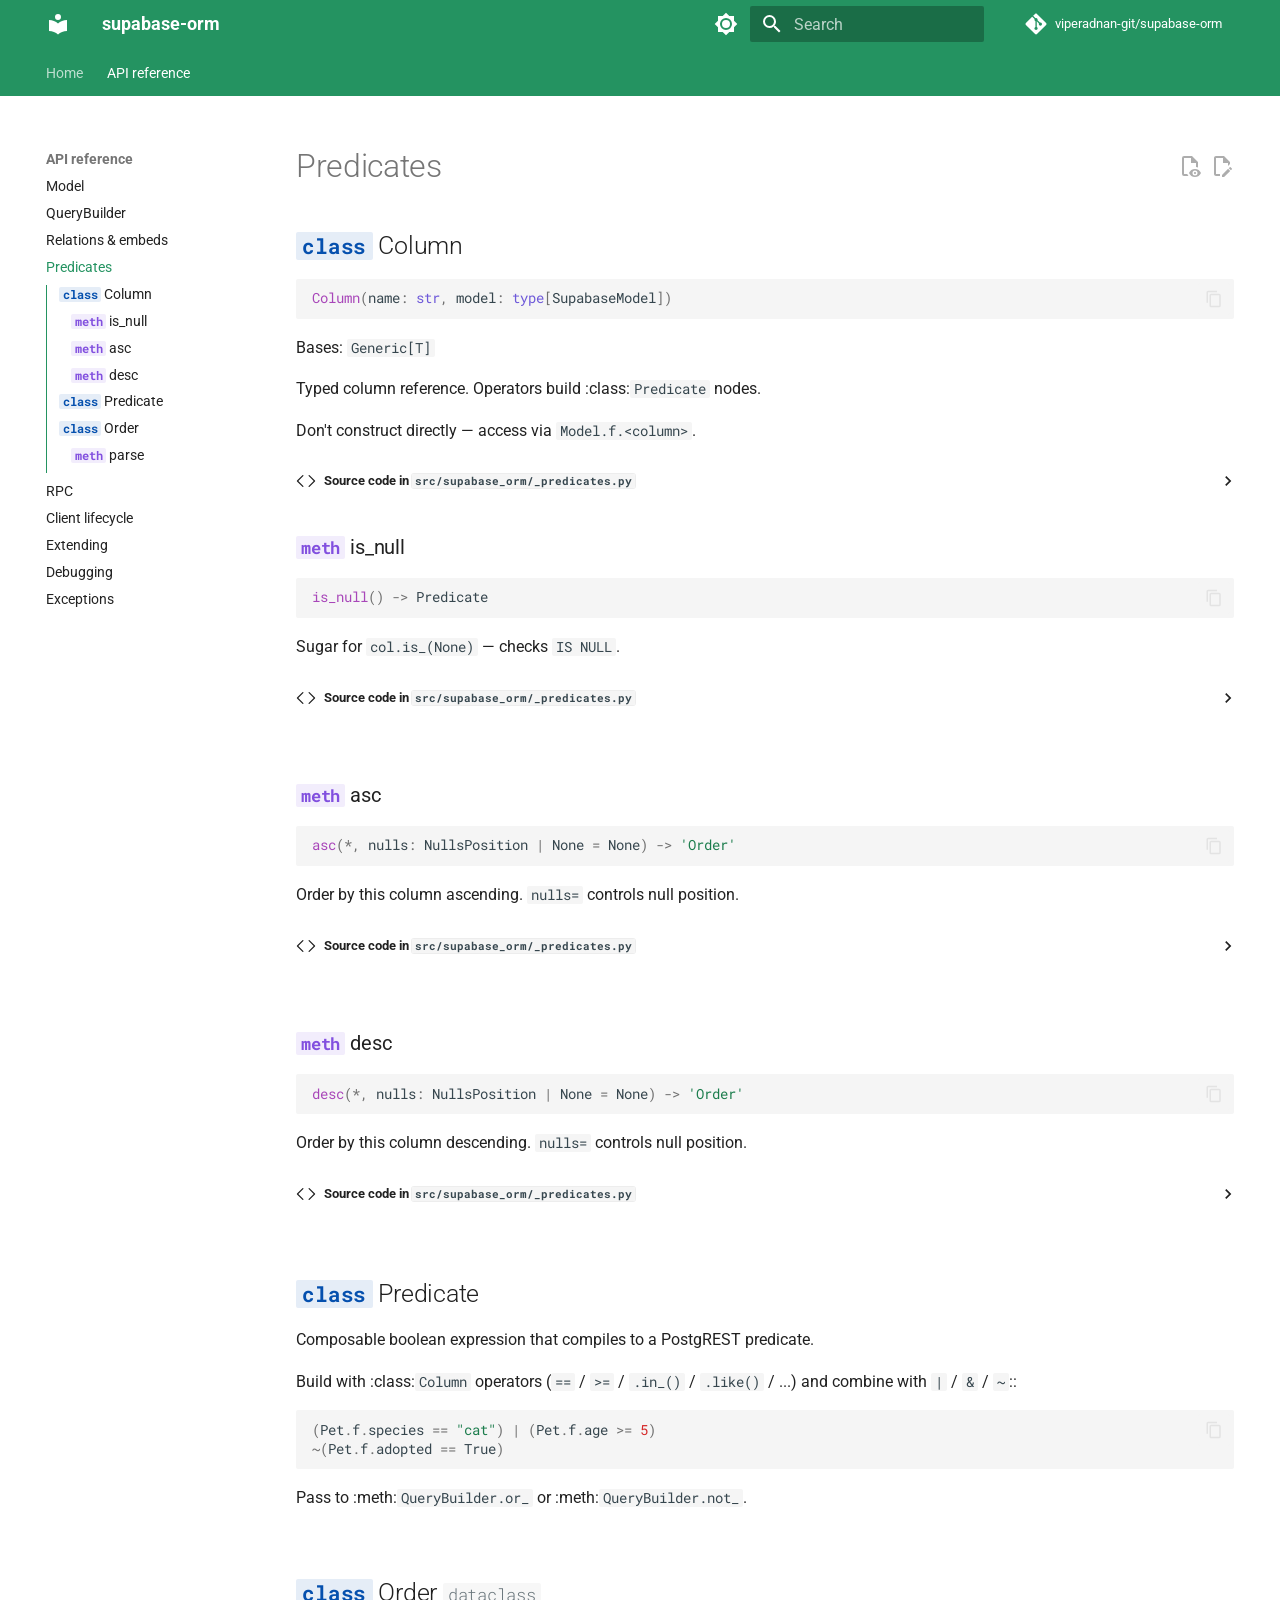
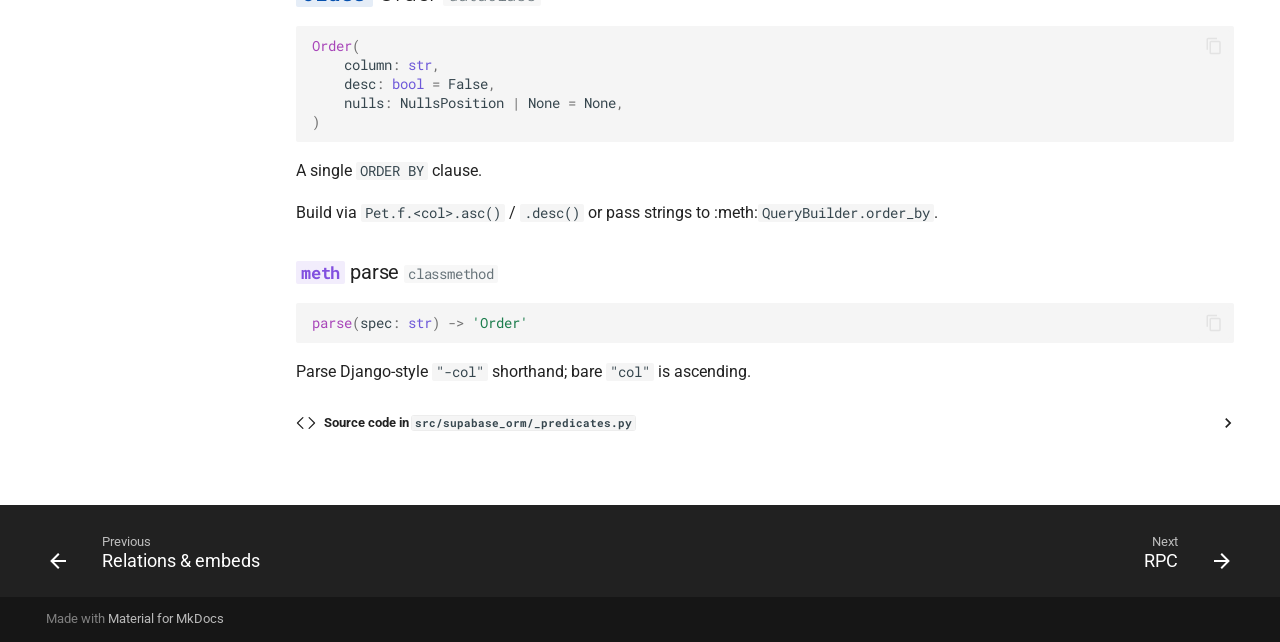
<file: api/predicates/index.html>
<!doctype html>
<html lang="en" class="no-js">
  <head>
    
      <meta charset="utf-8">
      <meta name="viewport" content="width=device-width,initial-scale=1">
      
        <meta name="description" content="Lightweight async ORM on top of supabase-py with Pydantic validation.">
      
      
      
        <link rel="canonical" href="https://viperadnan-git.github.io/supabase-orm/api/predicates/">
      
      
        <link rel="prev" href="../relations/">
      
      
        <link rel="next" href="../rpc/">
      
      
        
      
      
      <link rel="icon" href="../../assets/images/favicon.png">
      <meta name="generator" content="mkdocs-1.6.1, mkdocs-material-9.7.6">
    
    
      
        <title>Predicates - supabase-orm</title>
      
    
    
      <link rel="stylesheet" href="../../assets/stylesheets/main.484c7ddc.min.css">
      
        
        <link rel="stylesheet" href="../../assets/stylesheets/palette.ab4e12ef.min.css">
      
      


    
    
      
    
    
      
        
        
        <link rel="preconnect" href="https://fonts.gstatic.com" crossorigin>
        <link rel="stylesheet" href="https://fonts.googleapis.com/css?family=Roboto:300,300i,400,400i,700,700i%7CRoboto+Mono:400,400i,700,700i&display=fallback">
        <style>:root{--md-text-font:"Roboto";--md-code-font:"Roboto Mono"}</style>
      
    
    
      <link rel="stylesheet" href="../../assets/_mkdocstrings.css">
    
      <link rel="stylesheet" href="../../stylesheets/extra.css">
    
    <script>__md_scope=new URL("../..",location),__md_hash=e=>[...e].reduce(((e,_)=>(e<<5)-e+_.charCodeAt(0)),0),__md_get=(e,_=localStorage,t=__md_scope)=>JSON.parse(_.getItem(t.pathname+"."+e)),__md_set=(e,_,t=localStorage,a=__md_scope)=>{try{t.setItem(a.pathname+"."+e,JSON.stringify(_))}catch(e){}}</script>
    
      

    
    
  </head>
  
  
    
    
      
    
    
    
    
    <body dir="ltr" data-md-color-scheme="default" data-md-color-primary="custom" data-md-color-accent="custom">
  
    
    <input class="md-toggle" data-md-toggle="drawer" type="checkbox" id="__drawer" autocomplete="off">
    <input class="md-toggle" data-md-toggle="search" type="checkbox" id="__search" autocomplete="off">
    <label class="md-overlay" for="__drawer"></label>
    <div data-md-component="skip">
      
        
        <a href="#predicates" class="md-skip">
          Skip to content
        </a>
      
    </div>
    <div data-md-component="announce">
      
    </div>
    
    
      

<header class="md-header" data-md-component="header">
  <nav class="md-header__inner md-grid" aria-label="Header">
    <a href="../.." title="supabase-orm" class="md-header__button md-logo" aria-label="supabase-orm" data-md-component="logo">
      
  
  <svg xmlns="http://www.w3.org/2000/svg" viewBox="0 0 24 24"><path d="M12 8a3 3 0 0 0 3-3 3 3 0 0 0-3-3 3 3 0 0 0-3 3 3 3 0 0 0 3 3m0 3.54C9.64 9.35 6.5 8 3 8v11c3.5 0 6.64 1.35 9 3.54 2.36-2.19 5.5-3.54 9-3.54V8c-3.5 0-6.64 1.35-9 3.54"/></svg>

    </a>
    <label class="md-header__button md-icon" for="__drawer">
      
      <svg xmlns="http://www.w3.org/2000/svg" viewBox="0 0 24 24"><path d="M3 6h18v2H3zm0 5h18v2H3zm0 5h18v2H3z"/></svg>
    </label>
    <div class="md-header__title" data-md-component="header-title">
      <div class="md-header__ellipsis">
        <div class="md-header__topic">
          <span class="md-ellipsis">
            supabase-orm
          </span>
        </div>
        <div class="md-header__topic" data-md-component="header-topic">
          <span class="md-ellipsis">
            
              Predicates
            
          </span>
        </div>
      </div>
    </div>
    
      
        <form class="md-header__option" data-md-component="palette">
  
    
    
    
    <input class="md-option" data-md-color-media="(prefers-color-scheme: light)" data-md-color-scheme="default" data-md-color-primary="custom" data-md-color-accent="custom"  aria-label="Switch to dark mode"  type="radio" name="__palette" id="__palette_0">
    
      <label class="md-header__button md-icon" title="Switch to dark mode" for="__palette_1" hidden>
        <svg xmlns="http://www.w3.org/2000/svg" viewBox="0 0 24 24"><path d="M12 8a4 4 0 0 0-4 4 4 4 0 0 0 4 4 4 4 0 0 0 4-4 4 4 0 0 0-4-4m0 10a6 6 0 0 1-6-6 6 6 0 0 1 6-6 6 6 0 0 1 6 6 6 6 0 0 1-6 6m8-9.31V4h-4.69L12 .69 8.69 4H4v4.69L.69 12 4 15.31V20h4.69L12 23.31 15.31 20H20v-4.69L23.31 12z"/></svg>
      </label>
    
  
    
    
    
    <input class="md-option" data-md-color-media="(prefers-color-scheme: dark)" data-md-color-scheme="slate" data-md-color-primary="custom" data-md-color-accent="custom"  aria-label="Switch to light mode"  type="radio" name="__palette" id="__palette_1">
    
      <label class="md-header__button md-icon" title="Switch to light mode" for="__palette_0" hidden>
        <svg xmlns="http://www.w3.org/2000/svg" viewBox="0 0 24 24"><path d="M12 18c-.89 0-1.74-.2-2.5-.55C11.56 16.5 13 14.42 13 12s-1.44-4.5-3.5-5.45C10.26 6.2 11.11 6 12 6a6 6 0 0 1 6 6 6 6 0 0 1-6 6m8-9.31V4h-4.69L12 .69 8.69 4H4v4.69L.69 12 4 15.31V20h4.69L12 23.31 15.31 20H20v-4.69L23.31 12z"/></svg>
      </label>
    
  
</form>
      
    
    
      <script>var palette=__md_get("__palette");if(palette&&palette.color){if("(prefers-color-scheme)"===palette.color.media){var media=matchMedia("(prefers-color-scheme: light)"),input=document.querySelector(media.matches?"[data-md-color-media='(prefers-color-scheme: light)']":"[data-md-color-media='(prefers-color-scheme: dark)']");palette.color.media=input.getAttribute("data-md-color-media"),palette.color.scheme=input.getAttribute("data-md-color-scheme"),palette.color.primary=input.getAttribute("data-md-color-primary"),palette.color.accent=input.getAttribute("data-md-color-accent")}for(var[key,value]of Object.entries(palette.color))document.body.setAttribute("data-md-color-"+key,value)}</script>
    
    
    
      
      
        <label class="md-header__button md-icon" for="__search">
          
          <svg xmlns="http://www.w3.org/2000/svg" viewBox="0 0 24 24"><path d="M9.5 3A6.5 6.5 0 0 1 16 9.5c0 1.61-.59 3.09-1.56 4.23l.27.27h.79l5 5-1.5 1.5-5-5v-.79l-.27-.27A6.52 6.52 0 0 1 9.5 16 6.5 6.5 0 0 1 3 9.5 6.5 6.5 0 0 1 9.5 3m0 2C7 5 5 7 5 9.5S7 14 9.5 14 14 12 14 9.5 12 5 9.5 5"/></svg>
        </label>
        <div class="md-search" data-md-component="search" role="dialog">
  <label class="md-search__overlay" for="__search"></label>
  <div class="md-search__inner" role="search">
    <form class="md-search__form" name="search">
      <input type="text" class="md-search__input" name="query" aria-label="Search" placeholder="Search" autocapitalize="off" autocorrect="off" autocomplete="off" spellcheck="false" data-md-component="search-query" required>
      <label class="md-search__icon md-icon" for="__search">
        
        <svg xmlns="http://www.w3.org/2000/svg" viewBox="0 0 24 24"><path d="M9.5 3A6.5 6.5 0 0 1 16 9.5c0 1.61-.59 3.09-1.56 4.23l.27.27h.79l5 5-1.5 1.5-5-5v-.79l-.27-.27A6.52 6.52 0 0 1 9.5 16 6.5 6.5 0 0 1 3 9.5 6.5 6.5 0 0 1 9.5 3m0 2C7 5 5 7 5 9.5S7 14 9.5 14 14 12 14 9.5 12 5 9.5 5"/></svg>
        
        <svg xmlns="http://www.w3.org/2000/svg" viewBox="0 0 24 24"><path d="M20 11v2H8l5.5 5.5-1.42 1.42L4.16 12l7.92-7.92L13.5 5.5 8 11z"/></svg>
      </label>
      <nav class="md-search__options" aria-label="Search">
        
        <button type="reset" class="md-search__icon md-icon" title="Clear" aria-label="Clear" tabindex="-1">
          
          <svg xmlns="http://www.w3.org/2000/svg" viewBox="0 0 24 24"><path d="M19 6.41 17.59 5 12 10.59 6.41 5 5 6.41 10.59 12 5 17.59 6.41 19 12 13.41 17.59 19 19 17.59 13.41 12z"/></svg>
        </button>
      </nav>
      
        <div class="md-search__suggest" data-md-component="search-suggest"></div>
      
    </form>
    <div class="md-search__output">
      <div class="md-search__scrollwrap" tabindex="0" data-md-scrollfix>
        <div class="md-search-result" data-md-component="search-result">
          <div class="md-search-result__meta">
            Initializing search
          </div>
          <ol class="md-search-result__list" role="presentation"></ol>
        </div>
      </div>
    </div>
  </div>
</div>
      
    
    
      <div class="md-header__source">
        <a href="https://github.com/viperadnan-git/supabase-orm" title="Go to repository" class="md-source" data-md-component="source">
  <div class="md-source__icon md-icon">
    
    <svg xmlns="http://www.w3.org/2000/svg" viewBox="0 0 448 512"><!--! Font Awesome Free 7.1.0 by @fontawesome - https://fontawesome.com License - https://fontawesome.com/license/free (Icons: CC BY 4.0, Fonts: SIL OFL 1.1, Code: MIT License) Copyright 2025 Fonticons, Inc.--><path d="M439.6 236.1 244 40.5c-5.4-5.5-12.8-8.5-20.4-8.5s-15 3-20.4 8.4L162.5 81l51.5 51.5c27.1-9.1 52.7 16.8 43.4 43.7l49.7 49.7c34.2-11.8 61.2 31 35.5 56.7-26.5 26.5-70.2-2.9-56-37.3L240.3 199v121.9c25.3 12.5 22.3 41.8 9.1 55-6.4 6.4-15.2 10.1-24.3 10.1s-17.8-3.6-24.3-10.1c-17.6-17.6-11.1-46.9 11.2-56v-123c-20.8-8.5-24.6-30.7-18.6-45L142.6 101 8.5 235.1C3 240.6 0 247.9 0 255.5s3 15 8.5 20.4l195.6 195.7c5.4 5.4 12.7 8.4 20.4 8.4s15-3 20.4-8.4l194.7-194.7c5.4-5.4 8.4-12.8 8.4-20.4s-3-15-8.4-20.4"/></svg>
  </div>
  <div class="md-source__repository">
    viperadnan-git/supabase-orm
  </div>
</a>
      </div>
    
  </nav>
  
</header>
    
    <div class="md-container" data-md-component="container">
      
      
        
          
            
<nav class="md-tabs" aria-label="Tabs" data-md-component="tabs">
  <div class="md-grid">
    <ul class="md-tabs__list">
      
        
  
  
  
  
    <li class="md-tabs__item">
      <a href="../.." class="md-tabs__link">
        
  
  
    
  
  Home

      </a>
    </li>
  

      
        
  
  
  
    
  
  
    
    
      <li class="md-tabs__item md-tabs__item--active">
        <a href="../model/" class="md-tabs__link">
          
  
  
    
  
  API reference

        </a>
      </li>
    
  

      
    </ul>
  </div>
</nav>
          
        
      
      <main class="md-main" data-md-component="main">
        <div class="md-main__inner md-grid">
          
            
              
              <div class="md-sidebar md-sidebar--primary" data-md-component="sidebar" data-md-type="navigation" >
                <div class="md-sidebar__scrollwrap">
                  <div class="md-sidebar__inner">
                    


  


  

<nav class="md-nav md-nav--primary md-nav--lifted md-nav--integrated" aria-label="Navigation" data-md-level="0">
  <label class="md-nav__title" for="__drawer">
    <a href="../.." title="supabase-orm" class="md-nav__button md-logo" aria-label="supabase-orm" data-md-component="logo">
      
  
  <svg xmlns="http://www.w3.org/2000/svg" viewBox="0 0 24 24"><path d="M12 8a3 3 0 0 0 3-3 3 3 0 0 0-3-3 3 3 0 0 0-3 3 3 3 0 0 0 3 3m0 3.54C9.64 9.35 6.5 8 3 8v11c3.5 0 6.64 1.35 9 3.54 2.36-2.19 5.5-3.54 9-3.54V8c-3.5 0-6.64 1.35-9 3.54"/></svg>

    </a>
    supabase-orm
  </label>
  
    <div class="md-nav__source">
      <a href="https://github.com/viperadnan-git/supabase-orm" title="Go to repository" class="md-source" data-md-component="source">
  <div class="md-source__icon md-icon">
    
    <svg xmlns="http://www.w3.org/2000/svg" viewBox="0 0 448 512"><!--! Font Awesome Free 7.1.0 by @fontawesome - https://fontawesome.com License - https://fontawesome.com/license/free (Icons: CC BY 4.0, Fonts: SIL OFL 1.1, Code: MIT License) Copyright 2025 Fonticons, Inc.--><path d="M439.6 236.1 244 40.5c-5.4-5.5-12.8-8.5-20.4-8.5s-15 3-20.4 8.4L162.5 81l51.5 51.5c27.1-9.1 52.7 16.8 43.4 43.7l49.7 49.7c34.2-11.8 61.2 31 35.5 56.7-26.5 26.5-70.2-2.9-56-37.3L240.3 199v121.9c25.3 12.5 22.3 41.8 9.1 55-6.4 6.4-15.2 10.1-24.3 10.1s-17.8-3.6-24.3-10.1c-17.6-17.6-11.1-46.9 11.2-56v-123c-20.8-8.5-24.6-30.7-18.6-45L142.6 101 8.5 235.1C3 240.6 0 247.9 0 255.5s3 15 8.5 20.4l195.6 195.7c5.4 5.4 12.7 8.4 20.4 8.4s15-3 20.4-8.4l194.7-194.7c5.4-5.4 8.4-12.8 8.4-20.4s-3-15-8.4-20.4"/></svg>
  </div>
  <div class="md-source__repository">
    viperadnan-git/supabase-orm
  </div>
</a>
    </div>
  
  <ul class="md-nav__list" data-md-scrollfix>
    
      
      
  
  
  
  
    <li class="md-nav__item">
      <a href="../.." class="md-nav__link">
        
  
  
  <span class="md-ellipsis">
    
  
    Home
  

    
  </span>
  
  

      </a>
    </li>
  

    
      
      
  
  
    
  
  
  
    
    
      
        
      
        
      
        
      
        
      
        
      
        
      
        
      
        
      
        
      
    
    
    
      
        
        
      
      
        
      
    
    
    <li class="md-nav__item md-nav__item--active md-nav__item--section md-nav__item--nested">
      
        
        
        <input class="md-nav__toggle md-toggle " type="checkbox" id="__nav_2" checked>
        
          
          <label class="md-nav__link" for="__nav_2" id="__nav_2_label" tabindex="">
            
  
  
  <span class="md-ellipsis">
    
  
    API reference
  

    
  </span>
  
  

            <span class="md-nav__icon md-icon"></span>
          </label>
        
        <nav class="md-nav" data-md-level="1" aria-labelledby="__nav_2_label" aria-expanded="true">
          <label class="md-nav__title" for="__nav_2">
            <span class="md-nav__icon md-icon"></span>
            
  
    API reference
  

          </label>
          <ul class="md-nav__list" data-md-scrollfix>
            
              
                
  
  
  
  
    <li class="md-nav__item">
      <a href="../model/" class="md-nav__link">
        
  
  
  <span class="md-ellipsis">
    
  
    Model
  

    
  </span>
  
  

      </a>
    </li>
  

              
            
              
                
  
  
  
  
    <li class="md-nav__item">
      <a href="../query/" class="md-nav__link">
        
  
  
  <span class="md-ellipsis">
    
  
    QueryBuilder
  

    
  </span>
  
  

      </a>
    </li>
  

              
            
              
                
  
  
  
  
    <li class="md-nav__item">
      <a href="../relations/" class="md-nav__link">
        
  
  
  <span class="md-ellipsis">
    
  
    Relations & embeds
  

    
  </span>
  
  

      </a>
    </li>
  

              
            
              
                
  
  
    
  
  
  
    <li class="md-nav__item md-nav__item--active">
      
      <input class="md-nav__toggle md-toggle" type="checkbox" id="__toc">
      
      
        
      
      
        <label class="md-nav__link md-nav__link--active" for="__toc">
          
  
  
  <span class="md-ellipsis">
    
  
    Predicates
  

    
  </span>
  
  

          <span class="md-nav__icon md-icon"></span>
        </label>
      
      <a href="./" class="md-nav__link md-nav__link--active">
        
  
  
  <span class="md-ellipsis">
    
  
    Predicates
  

    
  </span>
  
  

      </a>
      
        

<nav class="md-nav md-nav--secondary" aria-label="Table of contents">
  
  
  
    
  
  
    <label class="md-nav__title" for="__toc">
      <span class="md-nav__icon md-icon"></span>
      Table of contents
    </label>
    <ul class="md-nav__list" data-md-component="toc" data-md-scrollfix>
      
        <li class="md-nav__item">
  <a href="#supabase_orm.Column" class="md-nav__link">
    <span class="md-ellipsis">
      
        <code class="doc-symbol doc-symbol-toc doc-symbol-class"></code>&nbsp;Column
      
    </span>
  </a>
  
    <nav class="md-nav" aria-label=" Column">
      <ul class="md-nav__list">
        
          <li class="md-nav__item">
  <a href="#supabase_orm.Column.is_null" class="md-nav__link">
    <span class="md-ellipsis">
      
        <code class="doc-symbol doc-symbol-toc doc-symbol-method"></code>&nbsp;is_null
      
    </span>
  </a>
  
</li>
        
          <li class="md-nav__item">
  <a href="#supabase_orm.Column.asc" class="md-nav__link">
    <span class="md-ellipsis">
      
        <code class="doc-symbol doc-symbol-toc doc-symbol-method"></code>&nbsp;asc
      
    </span>
  </a>
  
</li>
        
          <li class="md-nav__item">
  <a href="#supabase_orm.Column.desc" class="md-nav__link">
    <span class="md-ellipsis">
      
        <code class="doc-symbol doc-symbol-toc doc-symbol-method"></code>&nbsp;desc
      
    </span>
  </a>
  
</li>
        
      </ul>
    </nav>
  
</li>
      
        <li class="md-nav__item">
  <a href="#supabase_orm.Predicate" class="md-nav__link">
    <span class="md-ellipsis">
      
        <code class="doc-symbol doc-symbol-toc doc-symbol-class"></code>&nbsp;Predicate
      
    </span>
  </a>
  
</li>
      
        <li class="md-nav__item">
  <a href="#supabase_orm.Order" class="md-nav__link">
    <span class="md-ellipsis">
      
        <code class="doc-symbol doc-symbol-toc doc-symbol-class"></code>&nbsp;Order
      
    </span>
  </a>
  
    <nav class="md-nav" aria-label=" Order">
      <ul class="md-nav__list">
        
          <li class="md-nav__item">
  <a href="#supabase_orm.Order.parse" class="md-nav__link">
    <span class="md-ellipsis">
      
        <code class="doc-symbol doc-symbol-toc doc-symbol-method"></code>&nbsp;parse
      
    </span>
  </a>
  
</li>
        
      </ul>
    </nav>
  
</li>
      
    </ul>
  
</nav>
      
    </li>
  

              
            
              
                
  
  
  
  
    <li class="md-nav__item">
      <a href="../rpc/" class="md-nav__link">
        
  
  
  <span class="md-ellipsis">
    
  
    RPC
  

    
  </span>
  
  

      </a>
    </li>
  

              
            
              
                
  
  
  
  
    <li class="md-nav__item">
      <a href="../client/" class="md-nav__link">
        
  
  
  <span class="md-ellipsis">
    
  
    Client lifecycle
  

    
  </span>
  
  

      </a>
    </li>
  

              
            
              
                
  
  
  
  
    <li class="md-nav__item">
      <a href="../extending/" class="md-nav__link">
        
  
  
  <span class="md-ellipsis">
    
  
    Extending
  

    
  </span>
  
  

      </a>
    </li>
  

              
            
              
                
  
  
  
  
    <li class="md-nav__item">
      <a href="../debug/" class="md-nav__link">
        
  
  
  <span class="md-ellipsis">
    
  
    Debugging
  

    
  </span>
  
  

      </a>
    </li>
  

              
            
              
                
  
  
  
  
    <li class="md-nav__item">
      <a href="../exceptions/" class="md-nav__link">
        
  
  
  <span class="md-ellipsis">
    
  
    Exceptions
  

    
  </span>
  
  

      </a>
    </li>
  

              
            
          </ul>
        </nav>
      
    </li>
  

    
  </ul>
</nav>
                  </div>
                </div>
              </div>
            
            
          
          
            <div class="md-content" data-md-component="content">
              
              <article class="md-content__inner md-typeset">
                
                  


  
    <a href="https://github.com/viperadnan-git/supabase-orm/edit/main/docs/api/predicates.md" title="Edit this page" class="md-content__button md-icon" rel="edit">
      
      <svg xmlns="http://www.w3.org/2000/svg" viewBox="0 0 24 24"><path d="M10 20H6V4h7v5h5v3.1l2-2V8l-6-6H6c-1.1 0-2 .9-2 2v16c0 1.1.9 2 2 2h4zm10.2-7c.1 0 .3.1.4.2l1.3 1.3c.2.2.2.6 0 .8l-1 1-2.1-2.1 1-1c.1-.1.2-.2.4-.2m0 3.9L14.1 23H12v-2.1l6.1-6.1z"/></svg>
    </a>
  
  
    
      
    
    <a href="https://github.com/viperadnan-git/supabase-orm/raw/main/docs/api/predicates.md" title="View source of this page" class="md-content__button md-icon">
      
      <svg xmlns="http://www.w3.org/2000/svg" viewBox="0 0 24 24"><path d="M17 18c.56 0 1 .44 1 1s-.44 1-1 1-1-.44-1-1 .44-1 1-1m0-3c-2.73 0-5.06 1.66-6 4 .94 2.34 3.27 4 6 4s5.06-1.66 6-4c-.94-2.34-3.27-4-6-4m0 6.5a2.5 2.5 0 0 1-2.5-2.5 2.5 2.5 0 0 1 2.5-2.5 2.5 2.5 0 0 1 2.5 2.5 2.5 2.5 0 0 1-2.5 2.5M9.27 20H6V4h7v5h5v4.07c.7.08 1.36.25 2 .49V8l-6-6H6a2 2 0 0 0-2 2v16a2 2 0 0 0 2 2h4.5a8.2 8.2 0 0 1-1.23-2"/></svg>
    </a>
  


<h1 id="predicates">Predicates<a class="headerlink" href="#predicates" title="Permanent link">&para;</a></h1>


<div class="doc doc-object doc-class">



<h2 id="supabase_orm.Column" class="doc doc-heading">
<code class="doc-symbol doc-symbol-heading doc-symbol-class"></code>            <span class="doc doc-object-name doc-class-name">Column</span>


<a href="#supabase_orm.Column" class="headerlink" title="Permanent link">&para;</a></h2>
<div class="language-python doc-signature highlight"><pre><span></span><code><span id="__span-0-1"><a id="__codelineno-0-1" name="__codelineno-0-1" href="#__codelineno-0-1"></a><span class="nf">Column</span><span class="p">(</span><span class="n">name</span><span class="p">:</span> <span class="nb">str</span><span class="p">,</span> <span class="n">model</span><span class="p">:</span> <span class="nb">type</span><span class="p">[</span><span class="n">SupabaseModel</span><span class="p">])</span>
</span></code></pre></div>

    <div class="doc doc-contents first">
            <p class="doc doc-class-bases">
              Bases: <code><span title="typing.Generic">Generic</span>[<span title="supabase_orm._predicates.T">T</span>]</code></p>



        <p>Typed column reference. Operators build :class:<code>Predicate</code> nodes.</p>
<p>Don't construct directly — access via <code>Model.f.&lt;column&gt;</code>.</p>








                  <details class="mkdocstrings-source">
                    <summary>Source code in <code>src/supabase_orm/_predicates.py</code></summary>
                    <div class="language-python highlight"><table class="highlighttable"><tr><td class="linenos"><div class="linenodiv"><pre><span></span><span class="normal"><a href="#__codelineno-0-164">164</a></span>
<span class="normal"><a href="#__codelineno-0-165">165</a></span>
<span class="normal"><a href="#__codelineno-0-166">166</a></span></pre></div></td><td class="code"><div><pre><span></span><code><span id="__span-0-164"><a id="__codelineno-0-164" name="__codelineno-0-164"></a><span class="k">def</span><span class="w"> </span><span class="fm">__init__</span><span class="p">(</span><span class="bp">self</span><span class="p">,</span> <span class="n">name</span><span class="p">:</span> <span class="nb">str</span><span class="p">,</span> <span class="n">model</span><span class="p">:</span> <span class="nb">type</span><span class="p">[</span><span class="n">SupabaseModel</span><span class="p">])</span> <span class="o">-&gt;</span> <span class="kc">None</span><span class="p">:</span>
</span><span id="__span-0-165"><a id="__codelineno-0-165" name="__codelineno-0-165"></a>    <span class="bp">self</span><span class="o">.</span><span class="n">_name</span> <span class="o">=</span> <span class="n">name</span>
</span><span id="__span-0-166"><a id="__codelineno-0-166" name="__codelineno-0-166"></a>    <span class="bp">self</span><span class="o">.</span><span class="n">_model</span> <span class="o">=</span> <span class="n">model</span>
</span></code></pre></div></td></tr></table></div>
                  </details>



<div class="doc doc-children">










<div class="doc doc-object doc-function">


<h3 id="supabase_orm.Column.is_null" class="doc doc-heading">
<code class="doc-symbol doc-symbol-heading doc-symbol-method"></code>            <span class="doc doc-object-name doc-function-name">is_null</span>


<a href="#supabase_orm.Column.is_null" class="headerlink" title="Permanent link">&para;</a></h3>
<div class="language-python doc-signature highlight"><pre><span></span><code><span id="__span-0-1"><a id="__codelineno-0-1" name="__codelineno-0-1" href="#__codelineno-0-1"></a><span class="nf">is_null</span><span class="p">()</span> <span class="o">-&gt;</span> <span class="n">Predicate</span>
</span></code></pre></div>

    <div class="doc doc-contents ">

        <p>Sugar for <code>col.is_(None)</code> — checks <code>IS NULL</code>.</p>


            <details class="mkdocstrings-source">
              <summary>Source code in <code>src/supabase_orm/_predicates.py</code></summary>
              <div class="language-python highlight"><table class="highlighttable"><tr><td class="linenos"><div class="linenodiv"><pre><span></span><span class="normal"><a href="#__codelineno-0-210">210</a></span>
<span class="normal"><a href="#__codelineno-0-211">211</a></span>
<span class="normal"><a href="#__codelineno-0-212">212</a></span></pre></div></td><td class="code"><div><pre><span></span><code><span id="__span-0-210"><a id="__codelineno-0-210" name="__codelineno-0-210"></a><span class="k">def</span><span class="w"> </span><span class="nf">is_null</span><span class="p">(</span><span class="bp">self</span><span class="p">)</span> <span class="o">-&gt;</span> <span class="n">Predicate</span><span class="p">:</span>
</span><span id="__span-0-211"><a id="__codelineno-0-211" name="__codelineno-0-211"></a><span class="w">    </span><span class="sd">&quot;&quot;&quot;Sugar for ``col.is_(None)`` — checks ``IS NULL``.&quot;&quot;&quot;</span>
</span><span id="__span-0-212"><a id="__codelineno-0-212" name="__codelineno-0-212"></a>    <span class="k">return</span> <span class="bp">self</span><span class="o">.</span><span class="n">_atom</span><span class="p">(</span><span class="s2">&quot;is_&quot;</span><span class="p">,</span> <span class="kc">None</span><span class="p">)</span>
</span></code></pre></div></td></tr></table></div>
            </details>
    </div>

</div>

<div class="doc doc-object doc-function">


<h3 id="supabase_orm.Column.asc" class="doc doc-heading">
<code class="doc-symbol doc-symbol-heading doc-symbol-method"></code>            <span class="doc doc-object-name doc-function-name">asc</span>


<a href="#supabase_orm.Column.asc" class="headerlink" title="Permanent link">&para;</a></h3>
<div class="language-python doc-signature highlight"><pre><span></span><code><span id="__span-0-1"><a id="__codelineno-0-1" name="__codelineno-0-1" href="#__codelineno-0-1"></a><span class="nf">asc</span><span class="p">(</span><span class="o">*</span><span class="p">,</span> <span class="n">nulls</span><span class="p">:</span> <span class="n">NullsPosition</span> <span class="o">|</span> <span class="kc">None</span> <span class="o">=</span> <span class="kc">None</span><span class="p">)</span> <span class="o">-&gt;</span> <span class="s1">&#39;Order&#39;</span>
</span></code></pre></div>

    <div class="doc doc-contents ">

        <p>Order by this column ascending. <code>nulls=</code> controls null position.</p>


            <details class="mkdocstrings-source">
              <summary>Source code in <code>src/supabase_orm/_predicates.py</code></summary>
              <div class="language-python highlight"><table class="highlighttable"><tr><td class="linenos"><div class="linenodiv"><pre><span></span><span class="normal"><a href="#__codelineno-0-243">243</a></span>
<span class="normal"><a href="#__codelineno-0-244">244</a></span>
<span class="normal"><a href="#__codelineno-0-245">245</a></span></pre></div></td><td class="code"><div><pre><span></span><code><span id="__span-0-243"><a id="__codelineno-0-243" name="__codelineno-0-243"></a><span class="k">def</span><span class="w"> </span><span class="nf">asc</span><span class="p">(</span><span class="bp">self</span><span class="p">,</span> <span class="o">*</span><span class="p">,</span> <span class="n">nulls</span><span class="p">:</span> <span class="n">NullsPosition</span> <span class="o">|</span> <span class="kc">None</span> <span class="o">=</span> <span class="kc">None</span><span class="p">)</span> <span class="o">-&gt;</span> <span class="s2">&quot;Order&quot;</span><span class="p">:</span>
</span><span id="__span-0-244"><a id="__codelineno-0-244" name="__codelineno-0-244"></a><span class="w">    </span><span class="sd">&quot;&quot;&quot;Order by this column ascending. ``nulls=`` controls null position.&quot;&quot;&quot;</span>
</span><span id="__span-0-245"><a id="__codelineno-0-245" name="__codelineno-0-245"></a>    <span class="k">return</span> <span class="n">Order</span><span class="p">(</span><span class="bp">self</span><span class="o">.</span><span class="n">_name</span><span class="p">,</span> <span class="n">desc</span><span class="o">=</span><span class="kc">False</span><span class="p">,</span> <span class="n">nulls</span><span class="o">=</span><span class="n">nulls</span><span class="p">)</span>
</span></code></pre></div></td></tr></table></div>
            </details>
    </div>

</div>

<div class="doc doc-object doc-function">


<h3 id="supabase_orm.Column.desc" class="doc doc-heading">
<code class="doc-symbol doc-symbol-heading doc-symbol-method"></code>            <span class="doc doc-object-name doc-function-name">desc</span>


<a href="#supabase_orm.Column.desc" class="headerlink" title="Permanent link">&para;</a></h3>
<div class="language-python doc-signature highlight"><pre><span></span><code><span id="__span-0-1"><a id="__codelineno-0-1" name="__codelineno-0-1" href="#__codelineno-0-1"></a><span class="nf">desc</span><span class="p">(</span><span class="o">*</span><span class="p">,</span> <span class="n">nulls</span><span class="p">:</span> <span class="n">NullsPosition</span> <span class="o">|</span> <span class="kc">None</span> <span class="o">=</span> <span class="kc">None</span><span class="p">)</span> <span class="o">-&gt;</span> <span class="s1">&#39;Order&#39;</span>
</span></code></pre></div>

    <div class="doc doc-contents ">

        <p>Order by this column descending. <code>nulls=</code> controls null position.</p>


            <details class="mkdocstrings-source">
              <summary>Source code in <code>src/supabase_orm/_predicates.py</code></summary>
              <div class="language-python highlight"><table class="highlighttable"><tr><td class="linenos"><div class="linenodiv"><pre><span></span><span class="normal"><a href="#__codelineno-0-247">247</a></span>
<span class="normal"><a href="#__codelineno-0-248">248</a></span>
<span class="normal"><a href="#__codelineno-0-249">249</a></span></pre></div></td><td class="code"><div><pre><span></span><code><span id="__span-0-247"><a id="__codelineno-0-247" name="__codelineno-0-247"></a><span class="k">def</span><span class="w"> </span><span class="nf">desc</span><span class="p">(</span><span class="bp">self</span><span class="p">,</span> <span class="o">*</span><span class="p">,</span> <span class="n">nulls</span><span class="p">:</span> <span class="n">NullsPosition</span> <span class="o">|</span> <span class="kc">None</span> <span class="o">=</span> <span class="kc">None</span><span class="p">)</span> <span class="o">-&gt;</span> <span class="s2">&quot;Order&quot;</span><span class="p">:</span>
</span><span id="__span-0-248"><a id="__codelineno-0-248" name="__codelineno-0-248"></a><span class="w">    </span><span class="sd">&quot;&quot;&quot;Order by this column descending. ``nulls=`` controls null position.&quot;&quot;&quot;</span>
</span><span id="__span-0-249"><a id="__codelineno-0-249" name="__codelineno-0-249"></a>    <span class="k">return</span> <span class="n">Order</span><span class="p">(</span><span class="bp">self</span><span class="o">.</span><span class="n">_name</span><span class="p">,</span> <span class="n">desc</span><span class="o">=</span><span class="kc">True</span><span class="p">,</span> <span class="n">nulls</span><span class="o">=</span><span class="n">nulls</span><span class="p">)</span>
</span></code></pre></div></td></tr></table></div>
            </details>
    </div>

</div>



  </div>

    </div>

</div>

<div class="doc doc-object doc-class">



<h2 id="supabase_orm.Predicate" class="doc doc-heading">
<code class="doc-symbol doc-symbol-heading doc-symbol-class"></code>            <span class="doc doc-object-name doc-class-name">Predicate</span>


<a href="#supabase_orm.Predicate" class="headerlink" title="Permanent link">&para;</a></h2>


    <div class="doc doc-contents first">



        <p>Composable boolean expression that compiles to a PostgREST predicate.</p>
<p>Build with :class:<code>Column</code> operators (<code>==</code> / <code>&gt;=</code> / <code>.in_()</code> /
<code>.like()</code> / ...) and combine with <code>|</code> / <code>&amp;</code> / <code>~</code>::</p>
<div class="language-python highlight"><pre><span></span><code><span class="p">(</span><span class="n">Pet</span><span class="o">.</span><span class="n">f</span><span class="o">.</span><span class="n">species</span> <span class="o">==</span> <span class="s2">&quot;cat&quot;</span><span class="p">)</span> <span class="o">|</span> <span class="p">(</span><span class="n">Pet</span><span class="o">.</span><span class="n">f</span><span class="o">.</span><span class="n">age</span> <span class="o">&gt;=</span> <span class="mi">5</span><span class="p">)</span>
<span class="o">~</span><span class="p">(</span><span class="n">Pet</span><span class="o">.</span><span class="n">f</span><span class="o">.</span><span class="n">adopted</span> <span class="o">==</span> <span class="kc">True</span><span class="p">)</span>
</code></pre></div>
<p>Pass to :meth:<code>QueryBuilder.or_</code> or :meth:<code>QueryBuilder.not_</code>.</p>











<div class="doc doc-children">












  </div>

    </div>

</div>

<div class="doc doc-object doc-class">



<h2 id="supabase_orm.Order" class="doc doc-heading">
<code class="doc-symbol doc-symbol-heading doc-symbol-class"></code>            <span class="doc doc-object-name doc-class-name">Order</span>


  <span class="doc doc-labels">
      <small class="doc doc-label doc-label-dataclass"><code>dataclass</code></small>
  </span>

<a href="#supabase_orm.Order" class="headerlink" title="Permanent link">&para;</a></h2>
<div class="language-python doc-signature highlight"><pre><span></span><code><span id="__span-0-1"><a id="__codelineno-0-1" name="__codelineno-0-1" href="#__codelineno-0-1"></a><span class="nf">Order</span><span class="p">(</span>
</span><span id="__span-0-2"><a id="__codelineno-0-2" name="__codelineno-0-2" href="#__codelineno-0-2"></a>    <span class="n">column</span><span class="p">:</span> <span class="nb">str</span><span class="p">,</span>
</span><span id="__span-0-3"><a id="__codelineno-0-3" name="__codelineno-0-3" href="#__codelineno-0-3"></a>    <span class="n">desc</span><span class="p">:</span> <span class="nb">bool</span> <span class="o">=</span> <span class="kc">False</span><span class="p">,</span>
</span><span id="__span-0-4"><a id="__codelineno-0-4" name="__codelineno-0-4" href="#__codelineno-0-4"></a>    <span class="n">nulls</span><span class="p">:</span> <span class="n">NullsPosition</span> <span class="o">|</span> <span class="kc">None</span> <span class="o">=</span> <span class="kc">None</span><span class="p">,</span>
</span><span id="__span-0-5"><a id="__codelineno-0-5" name="__codelineno-0-5" href="#__codelineno-0-5"></a><span class="p">)</span>
</span></code></pre></div>

    <div class="doc doc-contents first">



        <p>A single <code>ORDER BY</code> clause.</p>
<p>Build via <code>Pet.f.&lt;col&gt;.asc()</code> / <code>.desc()</code> or pass strings to
:meth:<code>QueryBuilder.order_by</code>.</p>











<div class="doc doc-children">










<div class="doc doc-object doc-function">


<h3 id="supabase_orm.Order.parse" class="doc doc-heading">
<code class="doc-symbol doc-symbol-heading doc-symbol-method"></code>            <span class="doc doc-object-name doc-function-name">parse</span>


  <span class="doc doc-labels">
      <small class="doc doc-label doc-label-classmethod"><code>classmethod</code></small>
  </span>

<a href="#supabase_orm.Order.parse" class="headerlink" title="Permanent link">&para;</a></h3>
<div class="language-python doc-signature highlight"><pre><span></span><code><span id="__span-0-1"><a id="__codelineno-0-1" name="__codelineno-0-1" href="#__codelineno-0-1"></a><span class="nf">parse</span><span class="p">(</span><span class="n">spec</span><span class="p">:</span> <span class="nb">str</span><span class="p">)</span> <span class="o">-&gt;</span> <span class="s1">&#39;Order&#39;</span>
</span></code></pre></div>

    <div class="doc doc-contents ">

        <p>Parse Django-style <code>"-col"</code> shorthand; bare <code>"col"</code> is ascending.</p>


            <details class="mkdocstrings-source">
              <summary>Source code in <code>src/supabase_orm/_predicates.py</code></summary>
              <div class="language-python highlight"><table class="highlighttable"><tr><td class="linenos"><div class="linenodiv"><pre><span></span><span class="normal"><a href="#__codelineno-0-267">267</a></span>
<span class="normal"><a href="#__codelineno-0-268">268</a></span>
<span class="normal"><a href="#__codelineno-0-269">269</a></span>
<span class="normal"><a href="#__codelineno-0-270">270</a></span>
<span class="normal"><a href="#__codelineno-0-271">271</a></span>
<span class="normal"><a href="#__codelineno-0-272">272</a></span>
<span class="normal"><a href="#__codelineno-0-273">273</a></span></pre></div></td><td class="code"><div><pre><span></span><code><span id="__span-0-267"><a id="__codelineno-0-267" name="__codelineno-0-267"></a><span class="nd">@classmethod</span>
</span><span id="__span-0-268"><a id="__codelineno-0-268" name="__codelineno-0-268"></a><span class="k">def</span><span class="w"> </span><span class="nf">parse</span><span class="p">(</span><span class="bp">cls</span><span class="p">,</span> <span class="n">spec</span><span class="p">:</span> <span class="nb">str</span><span class="p">)</span> <span class="o">-&gt;</span> <span class="s2">&quot;Order&quot;</span><span class="p">:</span>
</span><span id="__span-0-269"><a id="__codelineno-0-269" name="__codelineno-0-269"></a><span class="w">    </span><span class="sd">&quot;&quot;&quot;Parse Django-style ``&quot;-col&quot;`` shorthand; bare ``&quot;col&quot;`` is ascending.&quot;&quot;&quot;</span>
</span><span id="__span-0-270"><a id="__codelineno-0-270" name="__codelineno-0-270"></a>    <span class="n">spec</span> <span class="o">=</span> <span class="n">spec</span><span class="o">.</span><span class="n">strip</span><span class="p">()</span>
</span><span id="__span-0-271"><a id="__codelineno-0-271" name="__codelineno-0-271"></a>    <span class="k">if</span> <span class="n">spec</span><span class="o">.</span><span class="n">startswith</span><span class="p">(</span><span class="s2">&quot;-&quot;</span><span class="p">):</span>
</span><span id="__span-0-272"><a id="__codelineno-0-272" name="__codelineno-0-272"></a>        <span class="k">return</span> <span class="bp">cls</span><span class="p">(</span><span class="n">spec</span><span class="p">[</span><span class="mi">1</span><span class="p">:],</span> <span class="n">desc</span><span class="o">=</span><span class="kc">True</span><span class="p">)</span>
</span><span id="__span-0-273"><a id="__codelineno-0-273" name="__codelineno-0-273"></a>    <span class="k">return</span> <span class="bp">cls</span><span class="p">(</span><span class="n">spec</span><span class="p">,</span> <span class="n">desc</span><span class="o">=</span><span class="kc">False</span><span class="p">)</span>
</span></code></pre></div></td></tr></table></div>
            </details>
    </div>

</div>



  </div>

    </div>

</div>







  
  






                
              </article>
            </div>
          
          
<script>var target=document.getElementById(location.hash.slice(1));target&&target.name&&(target.checked=target.name.startsWith("__tabbed_"))</script>
        </div>
        
          <button type="button" class="md-top md-icon" data-md-component="top" hidden>
  
  <svg xmlns="http://www.w3.org/2000/svg" viewBox="0 0 24 24"><path d="M13 20h-2V8l-5.5 5.5-1.42-1.42L12 4.16l7.92 7.92-1.42 1.42L13 8z"/></svg>
  Back to top
</button>
        
      </main>
      
        <footer class="md-footer">
  
    
      
      <nav class="md-footer__inner md-grid" aria-label="Footer" >
        
          
          <a href="../relations/" class="md-footer__link md-footer__link--prev" aria-label="Previous: Relations &amp; embeds">
            <div class="md-footer__button md-icon">
              
              <svg xmlns="http://www.w3.org/2000/svg" viewBox="0 0 24 24"><path d="M20 11v2H8l5.5 5.5-1.42 1.42L4.16 12l7.92-7.92L13.5 5.5 8 11z"/></svg>
            </div>
            <div class="md-footer__title">
              <span class="md-footer__direction">
                Previous
              </span>
              <div class="md-ellipsis">
                Relations & embeds
              </div>
            </div>
          </a>
        
        
          
          <a href="../rpc/" class="md-footer__link md-footer__link--next" aria-label="Next: RPC">
            <div class="md-footer__title">
              <span class="md-footer__direction">
                Next
              </span>
              <div class="md-ellipsis">
                RPC
              </div>
            </div>
            <div class="md-footer__button md-icon">
              
              <svg xmlns="http://www.w3.org/2000/svg" viewBox="0 0 24 24"><path d="M4 11v2h12l-5.5 5.5 1.42 1.42L19.84 12l-7.92-7.92L10.5 5.5 16 11z"/></svg>
            </div>
          </a>
        
      </nav>
    
  
  <div class="md-footer-meta md-typeset">
    <div class="md-footer-meta__inner md-grid">
      <div class="md-copyright">
  
  
    Made with
    <a href="https://squidfunk.github.io/mkdocs-material/" target="_blank" rel="noopener">
      Material for MkDocs
    </a>
  
</div>
      
    </div>
  </div>
</footer>
      
    </div>
    <div class="md-dialog" data-md-component="dialog">
      <div class="md-dialog__inner md-typeset"></div>
    </div>
    
      <div class="md-progress" data-md-component="progress" role="progressbar"></div>
    
    
    
      
      
      <script id="__config" type="application/json">{"annotate": null, "base": "../..", "features": ["navigation.tabs", "navigation.sections", "navigation.expand", "navigation.top", "navigation.indexes", "navigation.instant", "navigation.instant.progress", "navigation.tracking", "navigation.footer", "toc.integrate", "toc.follow", "content.code.copy", "content.code.annotate", "content.action.edit", "content.action.view", "search.suggest", "search.highlight"], "search": "../../assets/javascripts/workers/search.2c215733.min.js", "tags": null, "translations": {"clipboard.copied": "Copied to clipboard", "clipboard.copy": "Copy to clipboard", "search.result.more.one": "1 more on this page", "search.result.more.other": "# more on this page", "search.result.none": "No matching documents", "search.result.one": "1 matching document", "search.result.other": "# matching documents", "search.result.placeholder": "Type to start searching", "search.result.term.missing": "Missing", "select.version": "Select version"}, "version": null}</script>
    
    
      <script src="../../assets/javascripts/bundle.79ae519e.min.js"></script>
      
    
  </body>
</html>
</file>
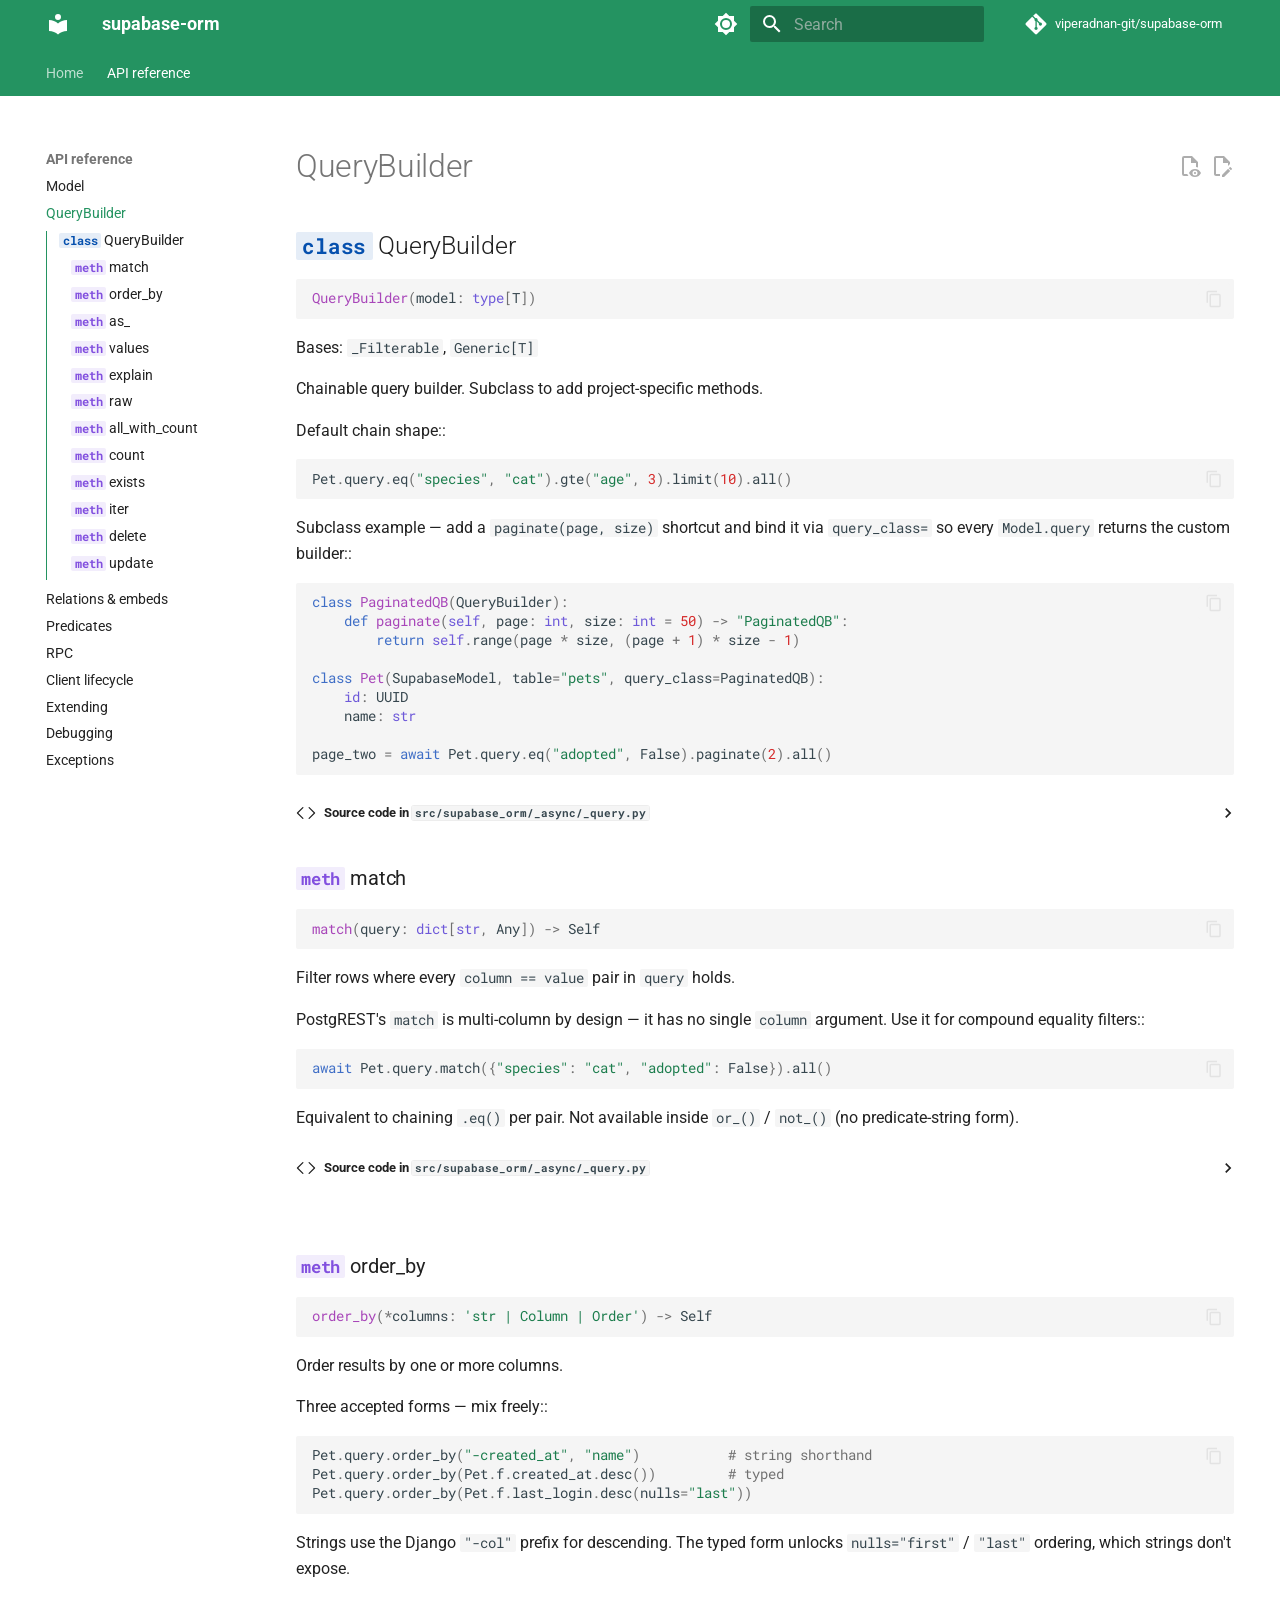
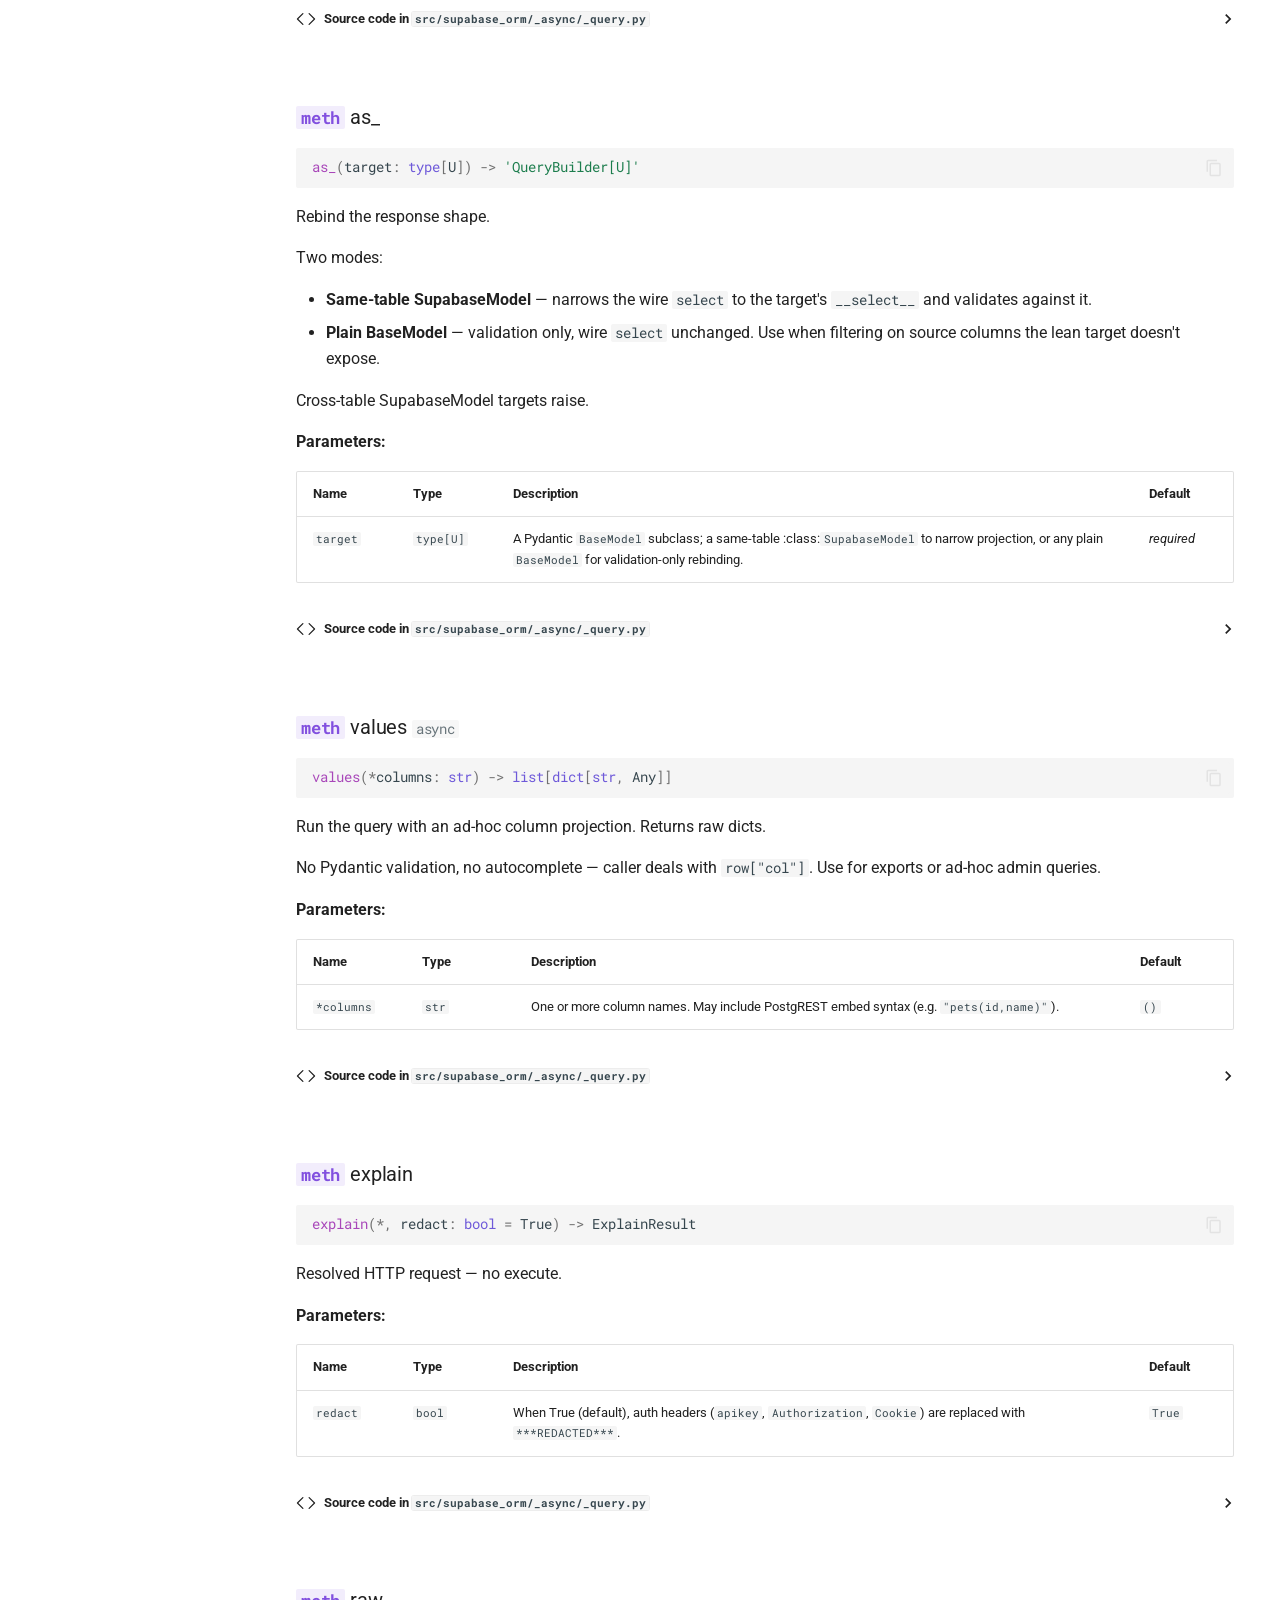
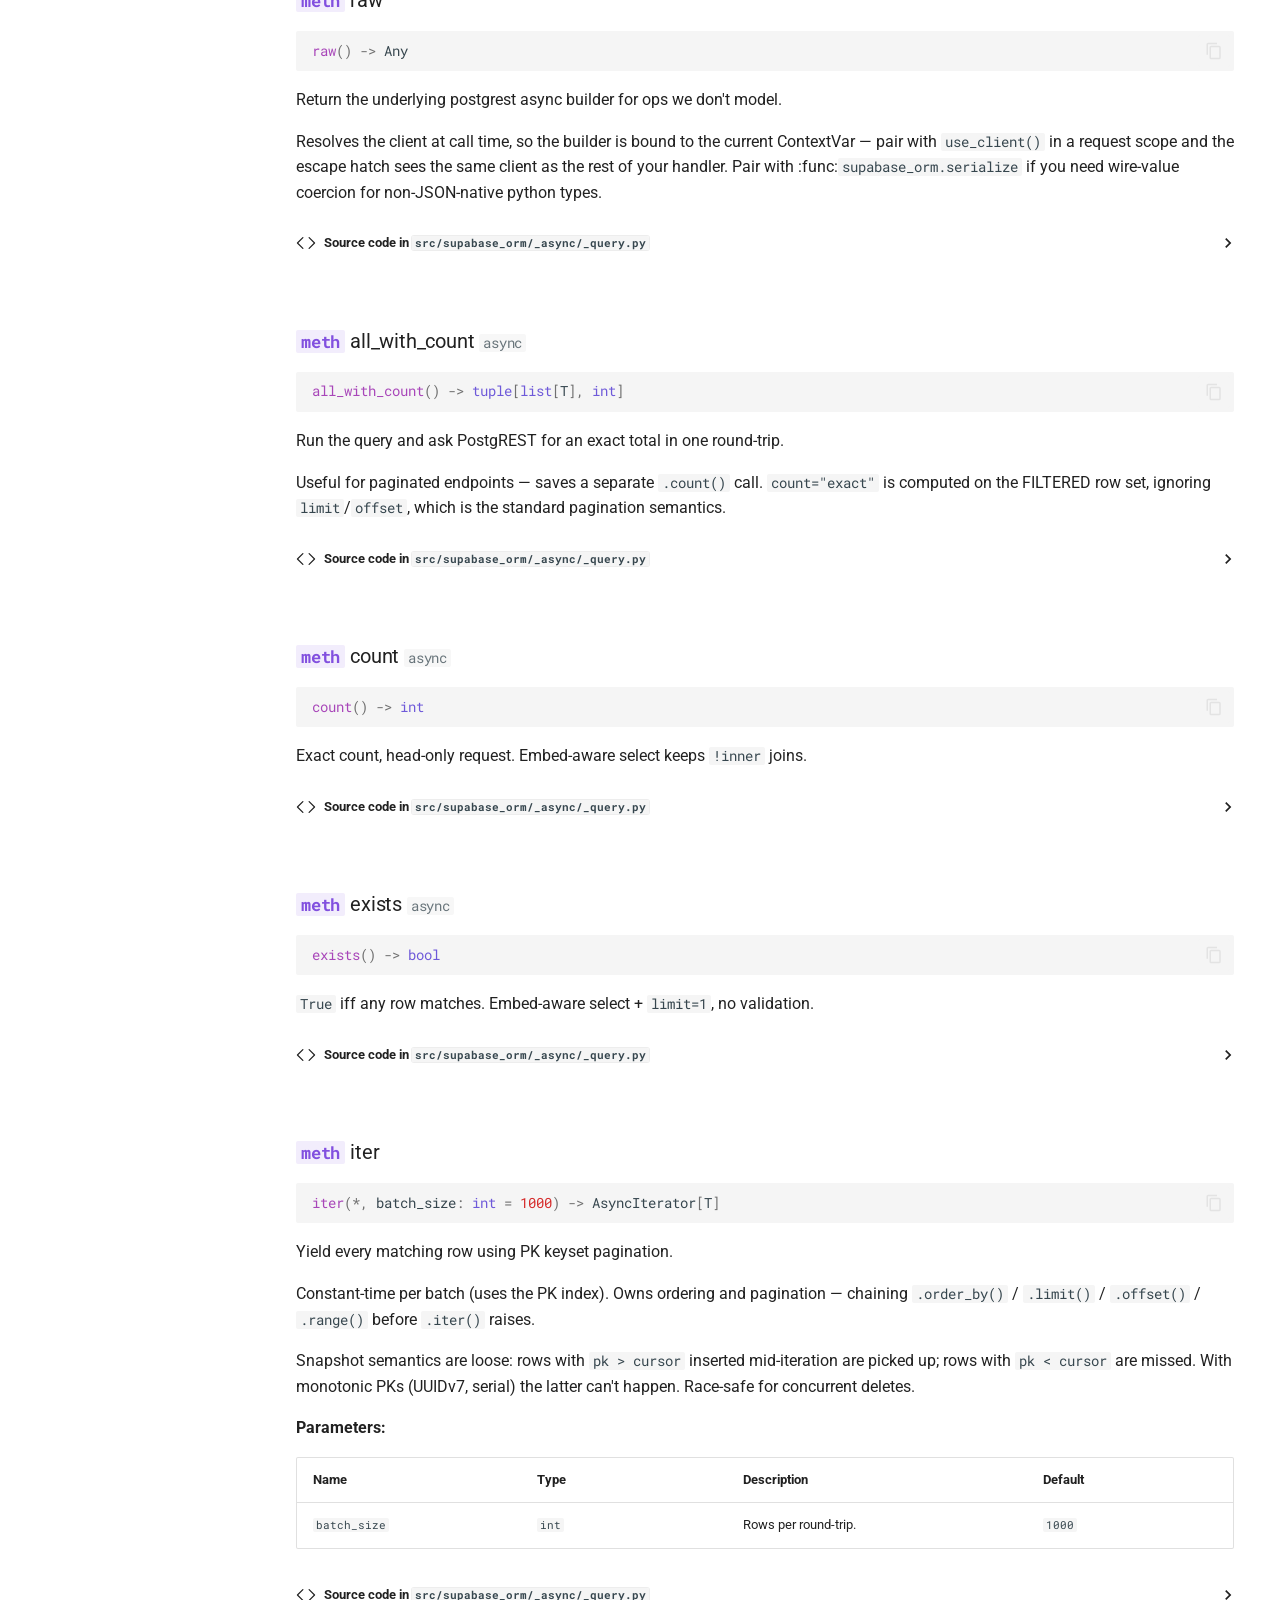
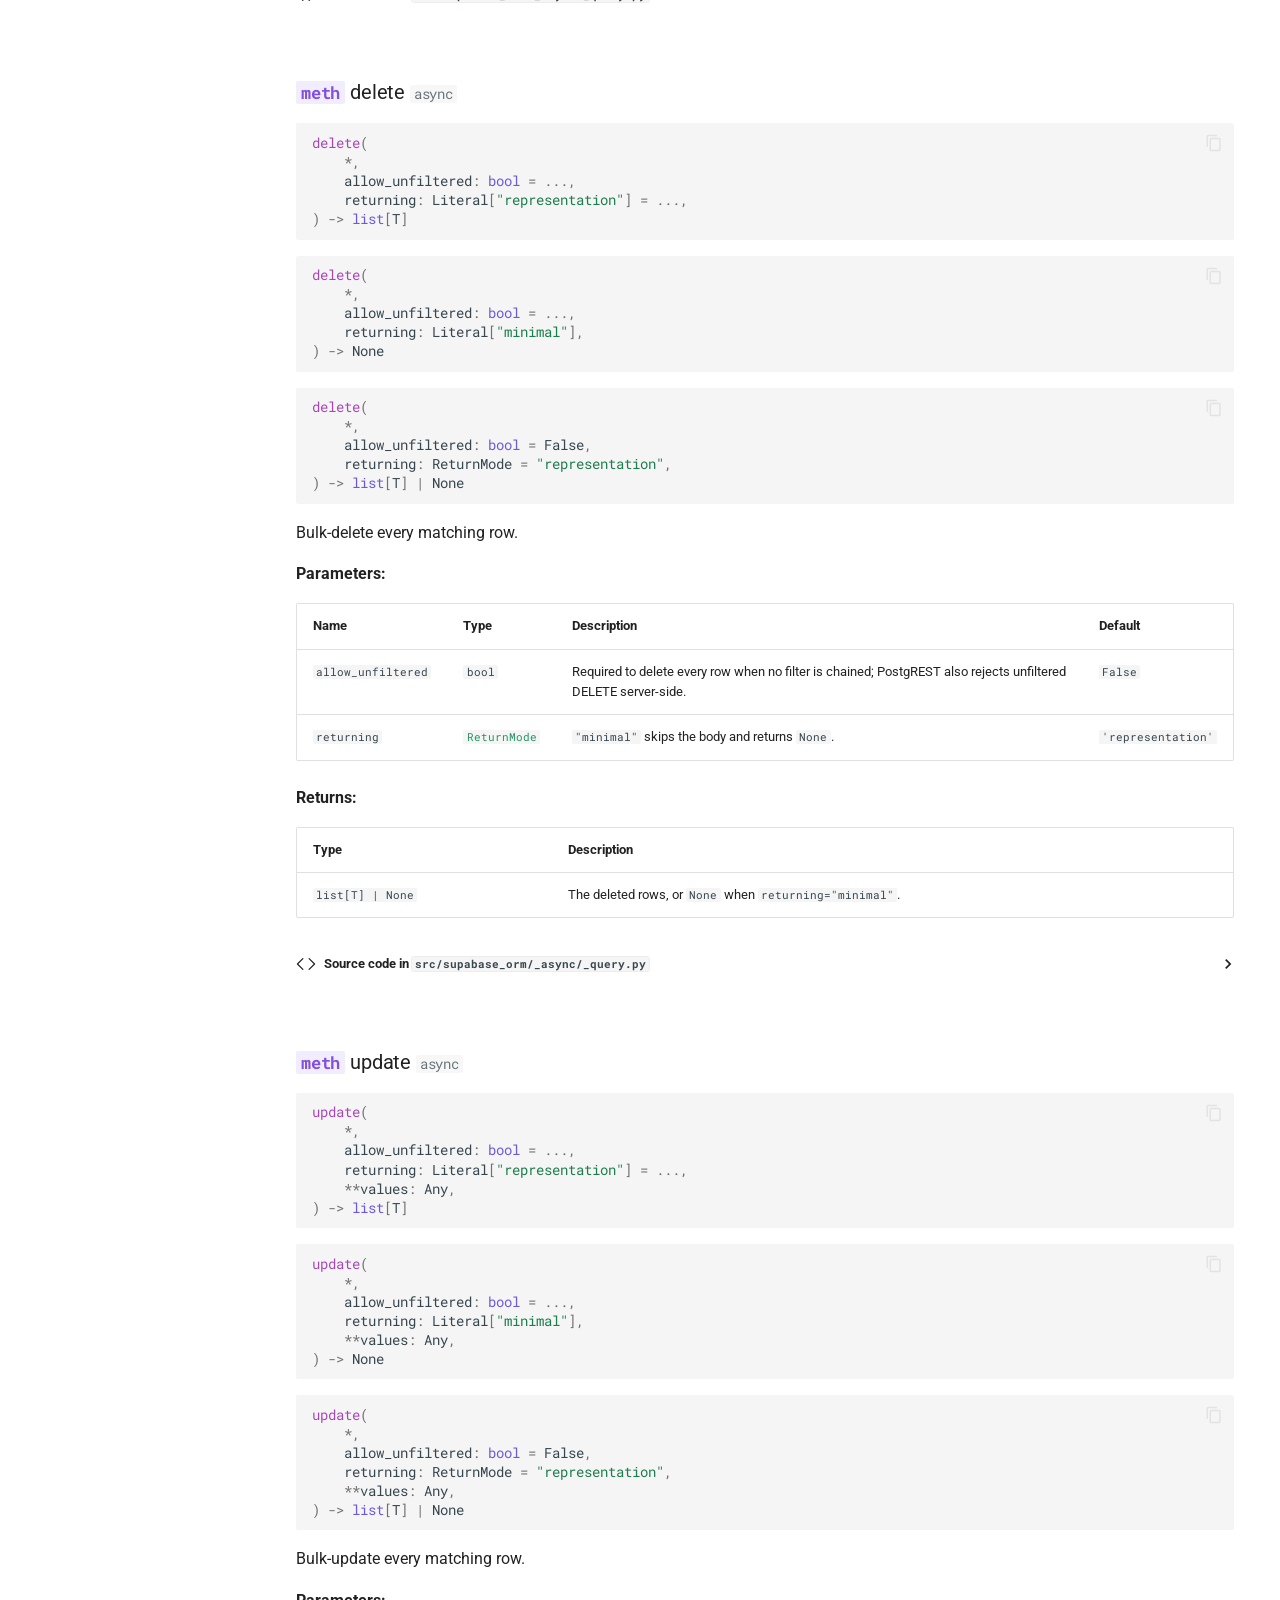
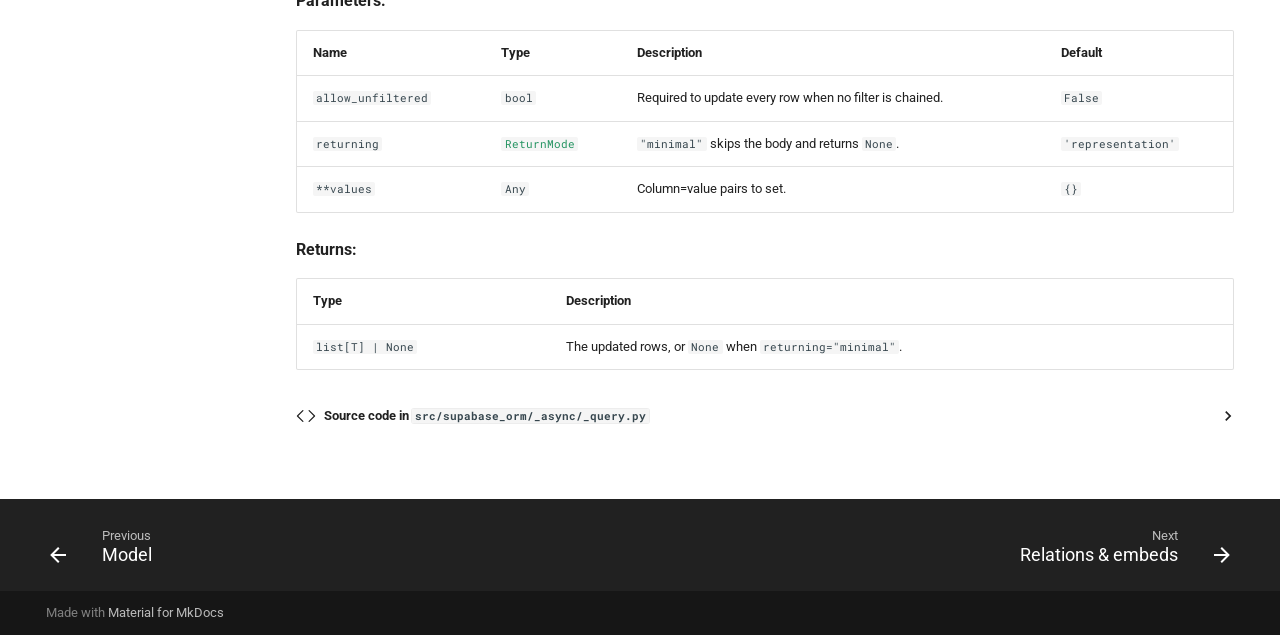
<file: api/query/index.html>
<!doctype html>
<html lang="en" class="no-js">
  <head>
    
      <meta charset="utf-8">
      <meta name="viewport" content="width=device-width,initial-scale=1">
      
        <meta name="description" content="Lightweight async ORM on top of supabase-py with Pydantic validation.">
      
      
      
        <link rel="canonical" href="https://viperadnan-git.github.io/supabase-orm/api/query/">
      
      
        <link rel="prev" href="../model/">
      
      
        <link rel="next" href="../relations/">
      
      
        
      
      
      <link rel="icon" href="../../assets/images/favicon.png">
      <meta name="generator" content="mkdocs-1.6.1, mkdocs-material-9.7.6">
    
    
      
        <title>QueryBuilder - supabase-orm</title>
      
    
    
      <link rel="stylesheet" href="../../assets/stylesheets/main.484c7ddc.min.css">
      
        
        <link rel="stylesheet" href="../../assets/stylesheets/palette.ab4e12ef.min.css">
      
      


    
    
      
    
    
      
        
        
        <link rel="preconnect" href="https://fonts.gstatic.com" crossorigin>
        <link rel="stylesheet" href="https://fonts.googleapis.com/css?family=Roboto:300,300i,400,400i,700,700i%7CRoboto+Mono:400,400i,700,700i&display=fallback">
        <style>:root{--md-text-font:"Roboto";--md-code-font:"Roboto Mono"}</style>
      
    
    
      <link rel="stylesheet" href="../../assets/_mkdocstrings.css">
    
      <link rel="stylesheet" href="../../stylesheets/extra.css">
    
    <script>__md_scope=new URL("../..",location),__md_hash=e=>[...e].reduce(((e,_)=>(e<<5)-e+_.charCodeAt(0)),0),__md_get=(e,_=localStorage,t=__md_scope)=>JSON.parse(_.getItem(t.pathname+"."+e)),__md_set=(e,_,t=localStorage,a=__md_scope)=>{try{t.setItem(a.pathname+"."+e,JSON.stringify(_))}catch(e){}}</script>
    
      

    
    
  </head>
  
  
    
    
      
    
    
    
    
    <body dir="ltr" data-md-color-scheme="default" data-md-color-primary="custom" data-md-color-accent="custom">
  
    
    <input class="md-toggle" data-md-toggle="drawer" type="checkbox" id="__drawer" autocomplete="off">
    <input class="md-toggle" data-md-toggle="search" type="checkbox" id="__search" autocomplete="off">
    <label class="md-overlay" for="__drawer"></label>
    <div data-md-component="skip">
      
        
        <a href="#querybuilder" class="md-skip">
          Skip to content
        </a>
      
    </div>
    <div data-md-component="announce">
      
    </div>
    
    
      

<header class="md-header" data-md-component="header">
  <nav class="md-header__inner md-grid" aria-label="Header">
    <a href="../.." title="supabase-orm" class="md-header__button md-logo" aria-label="supabase-orm" data-md-component="logo">
      
  
  <svg xmlns="http://www.w3.org/2000/svg" viewBox="0 0 24 24"><path d="M12 8a3 3 0 0 0 3-3 3 3 0 0 0-3-3 3 3 0 0 0-3 3 3 3 0 0 0 3 3m0 3.54C9.64 9.35 6.5 8 3 8v11c3.5 0 6.64 1.35 9 3.54 2.36-2.19 5.5-3.54 9-3.54V8c-3.5 0-6.64 1.35-9 3.54"/></svg>

    </a>
    <label class="md-header__button md-icon" for="__drawer">
      
      <svg xmlns="http://www.w3.org/2000/svg" viewBox="0 0 24 24"><path d="M3 6h18v2H3zm0 5h18v2H3zm0 5h18v2H3z"/></svg>
    </label>
    <div class="md-header__title" data-md-component="header-title">
      <div class="md-header__ellipsis">
        <div class="md-header__topic">
          <span class="md-ellipsis">
            supabase-orm
          </span>
        </div>
        <div class="md-header__topic" data-md-component="header-topic">
          <span class="md-ellipsis">
            
              QueryBuilder
            
          </span>
        </div>
      </div>
    </div>
    
      
        <form class="md-header__option" data-md-component="palette">
  
    
    
    
    <input class="md-option" data-md-color-media="(prefers-color-scheme: light)" data-md-color-scheme="default" data-md-color-primary="custom" data-md-color-accent="custom"  aria-label="Switch to dark mode"  type="radio" name="__palette" id="__palette_0">
    
      <label class="md-header__button md-icon" title="Switch to dark mode" for="__palette_1" hidden>
        <svg xmlns="http://www.w3.org/2000/svg" viewBox="0 0 24 24"><path d="M12 8a4 4 0 0 0-4 4 4 4 0 0 0 4 4 4 4 0 0 0 4-4 4 4 0 0 0-4-4m0 10a6 6 0 0 1-6-6 6 6 0 0 1 6-6 6 6 0 0 1 6 6 6 6 0 0 1-6 6m8-9.31V4h-4.69L12 .69 8.69 4H4v4.69L.69 12 4 15.31V20h4.69L12 23.31 15.31 20H20v-4.69L23.31 12z"/></svg>
      </label>
    
  
    
    
    
    <input class="md-option" data-md-color-media="(prefers-color-scheme: dark)" data-md-color-scheme="slate" data-md-color-primary="custom" data-md-color-accent="custom"  aria-label="Switch to light mode"  type="radio" name="__palette" id="__palette_1">
    
      <label class="md-header__button md-icon" title="Switch to light mode" for="__palette_0" hidden>
        <svg xmlns="http://www.w3.org/2000/svg" viewBox="0 0 24 24"><path d="M12 18c-.89 0-1.74-.2-2.5-.55C11.56 16.5 13 14.42 13 12s-1.44-4.5-3.5-5.45C10.26 6.2 11.11 6 12 6a6 6 0 0 1 6 6 6 6 0 0 1-6 6m8-9.31V4h-4.69L12 .69 8.69 4H4v4.69L.69 12 4 15.31V20h4.69L12 23.31 15.31 20H20v-4.69L23.31 12z"/></svg>
      </label>
    
  
</form>
      
    
    
      <script>var palette=__md_get("__palette");if(palette&&palette.color){if("(prefers-color-scheme)"===palette.color.media){var media=matchMedia("(prefers-color-scheme: light)"),input=document.querySelector(media.matches?"[data-md-color-media='(prefers-color-scheme: light)']":"[data-md-color-media='(prefers-color-scheme: dark)']");palette.color.media=input.getAttribute("data-md-color-media"),palette.color.scheme=input.getAttribute("data-md-color-scheme"),palette.color.primary=input.getAttribute("data-md-color-primary"),palette.color.accent=input.getAttribute("data-md-color-accent")}for(var[key,value]of Object.entries(palette.color))document.body.setAttribute("data-md-color-"+key,value)}</script>
    
    
    
      
      
        <label class="md-header__button md-icon" for="__search">
          
          <svg xmlns="http://www.w3.org/2000/svg" viewBox="0 0 24 24"><path d="M9.5 3A6.5 6.5 0 0 1 16 9.5c0 1.61-.59 3.09-1.56 4.23l.27.27h.79l5 5-1.5 1.5-5-5v-.79l-.27-.27A6.52 6.52 0 0 1 9.5 16 6.5 6.5 0 0 1 3 9.5 6.5 6.5 0 0 1 9.5 3m0 2C7 5 5 7 5 9.5S7 14 9.5 14 14 12 14 9.5 12 5 9.5 5"/></svg>
        </label>
        <div class="md-search" data-md-component="search" role="dialog">
  <label class="md-search__overlay" for="__search"></label>
  <div class="md-search__inner" role="search">
    <form class="md-search__form" name="search">
      <input type="text" class="md-search__input" name="query" aria-label="Search" placeholder="Search" autocapitalize="off" autocorrect="off" autocomplete="off" spellcheck="false" data-md-component="search-query" required>
      <label class="md-search__icon md-icon" for="__search">
        
        <svg xmlns="http://www.w3.org/2000/svg" viewBox="0 0 24 24"><path d="M9.5 3A6.5 6.5 0 0 1 16 9.5c0 1.61-.59 3.09-1.56 4.23l.27.27h.79l5 5-1.5 1.5-5-5v-.79l-.27-.27A6.52 6.52 0 0 1 9.5 16 6.5 6.5 0 0 1 3 9.5 6.5 6.5 0 0 1 9.5 3m0 2C7 5 5 7 5 9.5S7 14 9.5 14 14 12 14 9.5 12 5 9.5 5"/></svg>
        
        <svg xmlns="http://www.w3.org/2000/svg" viewBox="0 0 24 24"><path d="M20 11v2H8l5.5 5.5-1.42 1.42L4.16 12l7.92-7.92L13.5 5.5 8 11z"/></svg>
      </label>
      <nav class="md-search__options" aria-label="Search">
        
        <button type="reset" class="md-search__icon md-icon" title="Clear" aria-label="Clear" tabindex="-1">
          
          <svg xmlns="http://www.w3.org/2000/svg" viewBox="0 0 24 24"><path d="M19 6.41 17.59 5 12 10.59 6.41 5 5 6.41 10.59 12 5 17.59 6.41 19 12 13.41 17.59 19 19 17.59 13.41 12z"/></svg>
        </button>
      </nav>
      
        <div class="md-search__suggest" data-md-component="search-suggest"></div>
      
    </form>
    <div class="md-search__output">
      <div class="md-search__scrollwrap" tabindex="0" data-md-scrollfix>
        <div class="md-search-result" data-md-component="search-result">
          <div class="md-search-result__meta">
            Initializing search
          </div>
          <ol class="md-search-result__list" role="presentation"></ol>
        </div>
      </div>
    </div>
  </div>
</div>
      
    
    
      <div class="md-header__source">
        <a href="https://github.com/viperadnan-git/supabase-orm" title="Go to repository" class="md-source" data-md-component="source">
  <div class="md-source__icon md-icon">
    
    <svg xmlns="http://www.w3.org/2000/svg" viewBox="0 0 448 512"><!--! Font Awesome Free 7.1.0 by @fontawesome - https://fontawesome.com License - https://fontawesome.com/license/free (Icons: CC BY 4.0, Fonts: SIL OFL 1.1, Code: MIT License) Copyright 2025 Fonticons, Inc.--><path d="M439.6 236.1 244 40.5c-5.4-5.5-12.8-8.5-20.4-8.5s-15 3-20.4 8.4L162.5 81l51.5 51.5c27.1-9.1 52.7 16.8 43.4 43.7l49.7 49.7c34.2-11.8 61.2 31 35.5 56.7-26.5 26.5-70.2-2.9-56-37.3L240.3 199v121.9c25.3 12.5 22.3 41.8 9.1 55-6.4 6.4-15.2 10.1-24.3 10.1s-17.8-3.6-24.3-10.1c-17.6-17.6-11.1-46.9 11.2-56v-123c-20.8-8.5-24.6-30.7-18.6-45L142.6 101 8.5 235.1C3 240.6 0 247.9 0 255.5s3 15 8.5 20.4l195.6 195.7c5.4 5.4 12.7 8.4 20.4 8.4s15-3 20.4-8.4l194.7-194.7c5.4-5.4 8.4-12.8 8.4-20.4s-3-15-8.4-20.4"/></svg>
  </div>
  <div class="md-source__repository">
    viperadnan-git/supabase-orm
  </div>
</a>
      </div>
    
  </nav>
  
</header>
    
    <div class="md-container" data-md-component="container">
      
      
        
          
            
<nav class="md-tabs" aria-label="Tabs" data-md-component="tabs">
  <div class="md-grid">
    <ul class="md-tabs__list">
      
        
  
  
  
  
    <li class="md-tabs__item">
      <a href="../.." class="md-tabs__link">
        
  
  
    
  
  Home

      </a>
    </li>
  

      
        
  
  
  
    
  
  
    
    
      <li class="md-tabs__item md-tabs__item--active">
        <a href="../model/" class="md-tabs__link">
          
  
  
    
  
  API reference

        </a>
      </li>
    
  

      
    </ul>
  </div>
</nav>
          
        
      
      <main class="md-main" data-md-component="main">
        <div class="md-main__inner md-grid">
          
            
              
              <div class="md-sidebar md-sidebar--primary" data-md-component="sidebar" data-md-type="navigation" >
                <div class="md-sidebar__scrollwrap">
                  <div class="md-sidebar__inner">
                    


  


  

<nav class="md-nav md-nav--primary md-nav--lifted md-nav--integrated" aria-label="Navigation" data-md-level="0">
  <label class="md-nav__title" for="__drawer">
    <a href="../.." title="supabase-orm" class="md-nav__button md-logo" aria-label="supabase-orm" data-md-component="logo">
      
  
  <svg xmlns="http://www.w3.org/2000/svg" viewBox="0 0 24 24"><path d="M12 8a3 3 0 0 0 3-3 3 3 0 0 0-3-3 3 3 0 0 0-3 3 3 3 0 0 0 3 3m0 3.54C9.64 9.35 6.5 8 3 8v11c3.5 0 6.64 1.35 9 3.54 2.36-2.19 5.5-3.54 9-3.54V8c-3.5 0-6.64 1.35-9 3.54"/></svg>

    </a>
    supabase-orm
  </label>
  
    <div class="md-nav__source">
      <a href="https://github.com/viperadnan-git/supabase-orm" title="Go to repository" class="md-source" data-md-component="source">
  <div class="md-source__icon md-icon">
    
    <svg xmlns="http://www.w3.org/2000/svg" viewBox="0 0 448 512"><!--! Font Awesome Free 7.1.0 by @fontawesome - https://fontawesome.com License - https://fontawesome.com/license/free (Icons: CC BY 4.0, Fonts: SIL OFL 1.1, Code: MIT License) Copyright 2025 Fonticons, Inc.--><path d="M439.6 236.1 244 40.5c-5.4-5.5-12.8-8.5-20.4-8.5s-15 3-20.4 8.4L162.5 81l51.5 51.5c27.1-9.1 52.7 16.8 43.4 43.7l49.7 49.7c34.2-11.8 61.2 31 35.5 56.7-26.5 26.5-70.2-2.9-56-37.3L240.3 199v121.9c25.3 12.5 22.3 41.8 9.1 55-6.4 6.4-15.2 10.1-24.3 10.1s-17.8-3.6-24.3-10.1c-17.6-17.6-11.1-46.9 11.2-56v-123c-20.8-8.5-24.6-30.7-18.6-45L142.6 101 8.5 235.1C3 240.6 0 247.9 0 255.5s3 15 8.5 20.4l195.6 195.7c5.4 5.4 12.7 8.4 20.4 8.4s15-3 20.4-8.4l194.7-194.7c5.4-5.4 8.4-12.8 8.4-20.4s-3-15-8.4-20.4"/></svg>
  </div>
  <div class="md-source__repository">
    viperadnan-git/supabase-orm
  </div>
</a>
    </div>
  
  <ul class="md-nav__list" data-md-scrollfix>
    
      
      
  
  
  
  
    <li class="md-nav__item">
      <a href="../.." class="md-nav__link">
        
  
  
  <span class="md-ellipsis">
    
  
    Home
  

    
  </span>
  
  

      </a>
    </li>
  

    
      
      
  
  
    
  
  
  
    
    
      
        
      
        
      
        
      
        
      
        
      
        
      
        
      
        
      
        
      
    
    
    
      
        
        
      
      
        
      
    
    
    <li class="md-nav__item md-nav__item--active md-nav__item--section md-nav__item--nested">
      
        
        
        <input class="md-nav__toggle md-toggle " type="checkbox" id="__nav_2" checked>
        
          
          <label class="md-nav__link" for="__nav_2" id="__nav_2_label" tabindex="">
            
  
  
  <span class="md-ellipsis">
    
  
    API reference
  

    
  </span>
  
  

            <span class="md-nav__icon md-icon"></span>
          </label>
        
        <nav class="md-nav" data-md-level="1" aria-labelledby="__nav_2_label" aria-expanded="true">
          <label class="md-nav__title" for="__nav_2">
            <span class="md-nav__icon md-icon"></span>
            
  
    API reference
  

          </label>
          <ul class="md-nav__list" data-md-scrollfix>
            
              
                
  
  
  
  
    <li class="md-nav__item">
      <a href="../model/" class="md-nav__link">
        
  
  
  <span class="md-ellipsis">
    
  
    Model
  

    
  </span>
  
  

      </a>
    </li>
  

              
            
              
                
  
  
    
  
  
  
    <li class="md-nav__item md-nav__item--active">
      
      <input class="md-nav__toggle md-toggle" type="checkbox" id="__toc">
      
      
        
      
      
        <label class="md-nav__link md-nav__link--active" for="__toc">
          
  
  
  <span class="md-ellipsis">
    
  
    QueryBuilder
  

    
  </span>
  
  

          <span class="md-nav__icon md-icon"></span>
        </label>
      
      <a href="./" class="md-nav__link md-nav__link--active">
        
  
  
  <span class="md-ellipsis">
    
  
    QueryBuilder
  

    
  </span>
  
  

      </a>
      
        

<nav class="md-nav md-nav--secondary" aria-label="Table of contents">
  
  
  
    
  
  
    <label class="md-nav__title" for="__toc">
      <span class="md-nav__icon md-icon"></span>
      Table of contents
    </label>
    <ul class="md-nav__list" data-md-component="toc" data-md-scrollfix>
      
        <li class="md-nav__item">
  <a href="#supabase_orm.QueryBuilder" class="md-nav__link">
    <span class="md-ellipsis">
      
        <code class="doc-symbol doc-symbol-toc doc-symbol-class"></code>&nbsp;QueryBuilder
      
    </span>
  </a>
  
    <nav class="md-nav" aria-label=" QueryBuilder">
      <ul class="md-nav__list">
        
          <li class="md-nav__item">
  <a href="#supabase_orm.QueryBuilder.match" class="md-nav__link">
    <span class="md-ellipsis">
      
        <code class="doc-symbol doc-symbol-toc doc-symbol-method"></code>&nbsp;match
      
    </span>
  </a>
  
</li>
        
          <li class="md-nav__item">
  <a href="#supabase_orm.QueryBuilder.order_by" class="md-nav__link">
    <span class="md-ellipsis">
      
        <code class="doc-symbol doc-symbol-toc doc-symbol-method"></code>&nbsp;order_by
      
    </span>
  </a>
  
</li>
        
          <li class="md-nav__item">
  <a href="#supabase_orm.QueryBuilder.as_" class="md-nav__link">
    <span class="md-ellipsis">
      
        <code class="doc-symbol doc-symbol-toc doc-symbol-method"></code>&nbsp;as_
      
    </span>
  </a>
  
</li>
        
          <li class="md-nav__item">
  <a href="#supabase_orm.QueryBuilder.values" class="md-nav__link">
    <span class="md-ellipsis">
      
        <code class="doc-symbol doc-symbol-toc doc-symbol-method"></code>&nbsp;values
      
    </span>
  </a>
  
</li>
        
          <li class="md-nav__item">
  <a href="#supabase_orm.QueryBuilder.explain" class="md-nav__link">
    <span class="md-ellipsis">
      
        <code class="doc-symbol doc-symbol-toc doc-symbol-method"></code>&nbsp;explain
      
    </span>
  </a>
  
</li>
        
          <li class="md-nav__item">
  <a href="#supabase_orm.QueryBuilder.raw" class="md-nav__link">
    <span class="md-ellipsis">
      
        <code class="doc-symbol doc-symbol-toc doc-symbol-method"></code>&nbsp;raw
      
    </span>
  </a>
  
</li>
        
          <li class="md-nav__item">
  <a href="#supabase_orm.QueryBuilder.all_with_count" class="md-nav__link">
    <span class="md-ellipsis">
      
        <code class="doc-symbol doc-symbol-toc doc-symbol-method"></code>&nbsp;all_with_count
      
    </span>
  </a>
  
</li>
        
          <li class="md-nav__item">
  <a href="#supabase_orm.QueryBuilder.count" class="md-nav__link">
    <span class="md-ellipsis">
      
        <code class="doc-symbol doc-symbol-toc doc-symbol-method"></code>&nbsp;count
      
    </span>
  </a>
  
</li>
        
          <li class="md-nav__item">
  <a href="#supabase_orm.QueryBuilder.exists" class="md-nav__link">
    <span class="md-ellipsis">
      
        <code class="doc-symbol doc-symbol-toc doc-symbol-method"></code>&nbsp;exists
      
    </span>
  </a>
  
</li>
        
          <li class="md-nav__item">
  <a href="#supabase_orm.QueryBuilder.iter" class="md-nav__link">
    <span class="md-ellipsis">
      
        <code class="doc-symbol doc-symbol-toc doc-symbol-method"></code>&nbsp;iter
      
    </span>
  </a>
  
</li>
        
          <li class="md-nav__item">
  <a href="#supabase_orm.QueryBuilder.delete" class="md-nav__link">
    <span class="md-ellipsis">
      
        <code class="doc-symbol doc-symbol-toc doc-symbol-method"></code>&nbsp;delete
      
    </span>
  </a>
  
</li>
        
          <li class="md-nav__item">
  <a href="#supabase_orm.QueryBuilder.update" class="md-nav__link">
    <span class="md-ellipsis">
      
        <code class="doc-symbol doc-symbol-toc doc-symbol-method"></code>&nbsp;update
      
    </span>
  </a>
  
</li>
        
      </ul>
    </nav>
  
</li>
      
    </ul>
  
</nav>
      
    </li>
  

              
            
              
                
  
  
  
  
    <li class="md-nav__item">
      <a href="../relations/" class="md-nav__link">
        
  
  
  <span class="md-ellipsis">
    
  
    Relations & embeds
  

    
  </span>
  
  

      </a>
    </li>
  

              
            
              
                
  
  
  
  
    <li class="md-nav__item">
      <a href="../predicates/" class="md-nav__link">
        
  
  
  <span class="md-ellipsis">
    
  
    Predicates
  

    
  </span>
  
  

      </a>
    </li>
  

              
            
              
                
  
  
  
  
    <li class="md-nav__item">
      <a href="../rpc/" class="md-nav__link">
        
  
  
  <span class="md-ellipsis">
    
  
    RPC
  

    
  </span>
  
  

      </a>
    </li>
  

              
            
              
                
  
  
  
  
    <li class="md-nav__item">
      <a href="../client/" class="md-nav__link">
        
  
  
  <span class="md-ellipsis">
    
  
    Client lifecycle
  

    
  </span>
  
  

      </a>
    </li>
  

              
            
              
                
  
  
  
  
    <li class="md-nav__item">
      <a href="../extending/" class="md-nav__link">
        
  
  
  <span class="md-ellipsis">
    
  
    Extending
  

    
  </span>
  
  

      </a>
    </li>
  

              
            
              
                
  
  
  
  
    <li class="md-nav__item">
      <a href="../debug/" class="md-nav__link">
        
  
  
  <span class="md-ellipsis">
    
  
    Debugging
  

    
  </span>
  
  

      </a>
    </li>
  

              
            
              
                
  
  
  
  
    <li class="md-nav__item">
      <a href="../exceptions/" class="md-nav__link">
        
  
  
  <span class="md-ellipsis">
    
  
    Exceptions
  

    
  </span>
  
  

      </a>
    </li>
  

              
            
          </ul>
        </nav>
      
    </li>
  

    
  </ul>
</nav>
                  </div>
                </div>
              </div>
            
            
          
          
            <div class="md-content" data-md-component="content">
              
              <article class="md-content__inner md-typeset">
                
                  


  
    <a href="https://github.com/viperadnan-git/supabase-orm/edit/main/docs/api/query.md" title="Edit this page" class="md-content__button md-icon" rel="edit">
      
      <svg xmlns="http://www.w3.org/2000/svg" viewBox="0 0 24 24"><path d="M10 20H6V4h7v5h5v3.1l2-2V8l-6-6H6c-1.1 0-2 .9-2 2v16c0 1.1.9 2 2 2h4zm10.2-7c.1 0 .3.1.4.2l1.3 1.3c.2.2.2.6 0 .8l-1 1-2.1-2.1 1-1c.1-.1.2-.2.4-.2m0 3.9L14.1 23H12v-2.1l6.1-6.1z"/></svg>
    </a>
  
  
    
      
    
    <a href="https://github.com/viperadnan-git/supabase-orm/raw/main/docs/api/query.md" title="View source of this page" class="md-content__button md-icon">
      
      <svg xmlns="http://www.w3.org/2000/svg" viewBox="0 0 24 24"><path d="M17 18c.56 0 1 .44 1 1s-.44 1-1 1-1-.44-1-1 .44-1 1-1m0-3c-2.73 0-5.06 1.66-6 4 .94 2.34 3.27 4 6 4s5.06-1.66 6-4c-.94-2.34-3.27-4-6-4m0 6.5a2.5 2.5 0 0 1-2.5-2.5 2.5 2.5 0 0 1 2.5-2.5 2.5 2.5 0 0 1 2.5 2.5 2.5 2.5 0 0 1-2.5 2.5M9.27 20H6V4h7v5h5v4.07c.7.08 1.36.25 2 .49V8l-6-6H6a2 2 0 0 0-2 2v16a2 2 0 0 0 2 2h4.5a8.2 8.2 0 0 1-1.23-2"/></svg>
    </a>
  


<h1 id="querybuilder">QueryBuilder<a class="headerlink" href="#querybuilder" title="Permanent link">&para;</a></h1>


<div class="doc doc-object doc-class">



<h2 id="supabase_orm.QueryBuilder" class="doc doc-heading">
<code class="doc-symbol doc-symbol-heading doc-symbol-class"></code>            <span class="doc doc-object-name doc-class-name">QueryBuilder</span>


<a href="#supabase_orm.QueryBuilder" class="headerlink" title="Permanent link">&para;</a></h2>
<div class="language-python doc-signature highlight"><pre><span></span><code><span id="__span-0-1"><a id="__codelineno-0-1" name="__codelineno-0-1" href="#__codelineno-0-1"></a><span class="nf">QueryBuilder</span><span class="p">(</span><span class="n">model</span><span class="p">:</span> <span class="nb">type</span><span class="p">[</span><span class="n">T</span><span class="p">])</span>
</span></code></pre></div>

    <div class="doc doc-contents first">
            <p class="doc doc-class-bases">
              Bases: <code><span title="supabase_orm._async._query._Filterable">_Filterable</span></code>, <code><span title="typing.Generic">Generic</span>[<span title="supabase_orm._async._query.T">T</span>]</code></p>



        <p>Chainable query builder. Subclass to add project-specific methods.</p>
<p>Default chain shape::</p>
<div class="language-python highlight"><pre><span></span><code><span class="n">Pet</span><span class="o">.</span><span class="n">query</span><span class="o">.</span><span class="n">eq</span><span class="p">(</span><span class="s2">&quot;species&quot;</span><span class="p">,</span> <span class="s2">&quot;cat&quot;</span><span class="p">)</span><span class="o">.</span><span class="n">gte</span><span class="p">(</span><span class="s2">&quot;age&quot;</span><span class="p">,</span> <span class="mi">3</span><span class="p">)</span><span class="o">.</span><span class="n">limit</span><span class="p">(</span><span class="mi">10</span><span class="p">)</span><span class="o">.</span><span class="n">all</span><span class="p">()</span>
</code></pre></div>
<p>Subclass example — add a <code>paginate(page, size)</code> shortcut and bind it via
<code>query_class=</code> so every <code>Model.query</code> returns the custom builder::</p>
<div class="language-python highlight"><pre><span></span><code><span class="k">class</span><span class="w"> </span><span class="nc">PaginatedQB</span><span class="p">(</span><span class="n">QueryBuilder</span><span class="p">):</span>
    <span class="k">def</span><span class="w"> </span><span class="nf">paginate</span><span class="p">(</span><span class="bp">self</span><span class="p">,</span> <span class="n">page</span><span class="p">:</span> <span class="nb">int</span><span class="p">,</span> <span class="n">size</span><span class="p">:</span> <span class="nb">int</span> <span class="o">=</span> <span class="mi">50</span><span class="p">)</span> <span class="o">-&gt;</span> <span class="s2">&quot;PaginatedQB&quot;</span><span class="p">:</span>
        <span class="k">return</span> <span class="bp">self</span><span class="o">.</span><span class="n">range</span><span class="p">(</span><span class="n">page</span> <span class="o">*</span> <span class="n">size</span><span class="p">,</span> <span class="p">(</span><span class="n">page</span> <span class="o">+</span> <span class="mi">1</span><span class="p">)</span> <span class="o">*</span> <span class="n">size</span> <span class="o">-</span> <span class="mi">1</span><span class="p">)</span>

<span class="k">class</span><span class="w"> </span><span class="nc">Pet</span><span class="p">(</span><span class="n">SupabaseModel</span><span class="p">,</span> <span class="n">table</span><span class="o">=</span><span class="s2">&quot;pets&quot;</span><span class="p">,</span> <span class="n">query_class</span><span class="o">=</span><span class="n">PaginatedQB</span><span class="p">):</span>
    <span class="nb">id</span><span class="p">:</span> <span class="n">UUID</span>
    <span class="n">name</span><span class="p">:</span> <span class="nb">str</span>

<span class="n">page_two</span> <span class="o">=</span> <span class="k">await</span> <span class="n">Pet</span><span class="o">.</span><span class="n">query</span><span class="o">.</span><span class="n">eq</span><span class="p">(</span><span class="s2">&quot;adopted&quot;</span><span class="p">,</span> <span class="kc">False</span><span class="p">)</span><span class="o">.</span><span class="n">paginate</span><span class="p">(</span><span class="mi">2</span><span class="p">)</span><span class="o">.</span><span class="n">all</span><span class="p">()</span>
</code></pre></div>








                  <details class="mkdocstrings-source">
                    <summary>Source code in <code>src/supabase_orm/_async/_query.py</code></summary>
                    <div class="language-python highlight"><table class="highlighttable"><tr><td class="linenos"><div class="linenodiv"><pre><span></span><span class="normal"><a href="#__codelineno-0-363">363</a></span>
<span class="normal"><a href="#__codelineno-0-364">364</a></span>
<span class="normal"><a href="#__codelineno-0-365">365</a></span>
<span class="normal"><a href="#__codelineno-0-366">366</a></span>
<span class="normal"><a href="#__codelineno-0-367">367</a></span>
<span class="normal"><a href="#__codelineno-0-368">368</a></span>
<span class="normal"><a href="#__codelineno-0-369">369</a></span>
<span class="normal"><a href="#__codelineno-0-370">370</a></span>
<span class="normal"><a href="#__codelineno-0-371">371</a></span>
<span class="normal"><a href="#__codelineno-0-372">372</a></span></pre></div></td><td class="code"><div><pre><span></span><code><span id="__span-0-363"><a id="__codelineno-0-363" name="__codelineno-0-363"></a><span class="k">def</span><span class="w"> </span><span class="fm">__init__</span><span class="p">(</span><span class="bp">self</span><span class="p">,</span> <span class="n">model</span><span class="p">:</span> <span class="nb">type</span><span class="p">[</span><span class="n">T</span><span class="p">])</span> <span class="o">-&gt;</span> <span class="kc">None</span><span class="p">:</span>
</span><span id="__span-0-364"><a id="__codelineno-0-364" name="__codelineno-0-364"></a>    <span class="bp">self</span><span class="o">.</span><span class="n">_model</span> <span class="o">=</span> <span class="n">model</span>
</span><span id="__span-0-365"><a id="__codelineno-0-365" name="__codelineno-0-365"></a>    <span class="bp">self</span><span class="o">.</span><span class="n">_select</span><span class="p">:</span> <span class="nb">str</span> <span class="o">=</span> <span class="n">model</span><span class="o">.</span><span class="n">__select__</span>
</span><span id="__span-0-366"><a id="__codelineno-0-366" name="__codelineno-0-366"></a>    <span class="c1"># When set by ``as_(plain BaseModel)``, overrides row validation —</span>
</span><span id="__span-0-367"><a id="__codelineno-0-367" name="__codelineno-0-367"></a>    <span class="c1"># source still owns table/predicates/select/iter PK.</span>
</span><span id="__span-0-368"><a id="__codelineno-0-368" name="__codelineno-0-368"></a>    <span class="bp">self</span><span class="o">.</span><span class="n">_validator</span><span class="p">:</span> <span class="n">TypeAdapter</span> <span class="o">|</span> <span class="kc">None</span> <span class="o">=</span> <span class="kc">None</span>
</span><span id="__span-0-369"><a id="__codelineno-0-369" name="__codelineno-0-369"></a>    <span class="c1"># Chain calls only append here. Terminals resolve ``get_client()``</span>
</span><span id="__span-0-370"><a id="__codelineno-0-370" name="__codelineno-0-370"></a>    <span class="c1"># fresh and replay this log — so chains built before a</span>
</span><span id="__span-0-371"><a id="__codelineno-0-371" name="__codelineno-0-371"></a>    <span class="c1"># ``use_client()`` block still see the current binding at execute time.</span>
</span><span id="__span-0-372"><a id="__codelineno-0-372" name="__codelineno-0-372"></a>    <span class="bp">self</span><span class="o">.</span><span class="n">_ops</span><span class="p">:</span> <span class="nb">list</span><span class="p">[</span><span class="nb">tuple</span><span class="p">]</span> <span class="o">=</span> <span class="p">[]</span>
</span></code></pre></div></td></tr></table></div>
                  </details>



<div class="doc doc-children">










<div class="doc doc-object doc-function">


<h3 id="supabase_orm.QueryBuilder.match" class="doc doc-heading">
<code class="doc-symbol doc-symbol-heading doc-symbol-method"></code>            <span class="doc doc-object-name doc-function-name">match</span>


<a href="#supabase_orm.QueryBuilder.match" class="headerlink" title="Permanent link">&para;</a></h3>
<div class="language-python doc-signature highlight"><pre><span></span><code><span id="__span-0-1"><a id="__codelineno-0-1" name="__codelineno-0-1" href="#__codelineno-0-1"></a><span class="nf">match</span><span class="p">(</span><span class="n">query</span><span class="p">:</span> <span class="nb">dict</span><span class="p">[</span><span class="nb">str</span><span class="p">,</span> <span class="n">Any</span><span class="p">])</span> <span class="o">-&gt;</span> <span class="n">Self</span>
</span></code></pre></div>

    <div class="doc doc-contents ">

        <p>Filter rows where every <code>column == value</code> pair in <code>query</code> holds.</p>
<p>PostgREST's <code>match</code> is multi-column by design — it has no single
<code>column</code> argument. Use it for compound equality filters::</p>
<div class="language-python highlight"><pre><span></span><code><span class="k">await</span> <span class="n">Pet</span><span class="o">.</span><span class="n">query</span><span class="o">.</span><span class="n">match</span><span class="p">({</span><span class="s2">&quot;species&quot;</span><span class="p">:</span> <span class="s2">&quot;cat&quot;</span><span class="p">,</span> <span class="s2">&quot;adopted&quot;</span><span class="p">:</span> <span class="kc">False</span><span class="p">})</span><span class="o">.</span><span class="n">all</span><span class="p">()</span>
</code></pre></div>
<p>Equivalent to chaining <code>.eq()</code> per pair. Not available inside
<code>or_()</code> / <code>not_()</code> (no predicate-string form).</p>


            <details class="mkdocstrings-source">
              <summary>Source code in <code>src/supabase_orm/_async/_query.py</code></summary>
              <div class="language-python highlight"><table class="highlighttable"><tr><td class="linenos"><div class="linenodiv"><pre><span></span><span class="normal"><a href="#__codelineno-0-396">396</a></span>
<span class="normal"><a href="#__codelineno-0-397">397</a></span>
<span class="normal"><a href="#__codelineno-0-398">398</a></span>
<span class="normal"><a href="#__codelineno-0-399">399</a></span>
<span class="normal"><a href="#__codelineno-0-400">400</a></span>
<span class="normal"><a href="#__codelineno-0-401">401</a></span>
<span class="normal"><a href="#__codelineno-0-402">402</a></span>
<span class="normal"><a href="#__codelineno-0-403">403</a></span>
<span class="normal"><a href="#__codelineno-0-404">404</a></span>
<span class="normal"><a href="#__codelineno-0-405">405</a></span>
<span class="normal"><a href="#__codelineno-0-406">406</a></span>
<span class="normal"><a href="#__codelineno-0-407">407</a></span>
<span class="normal"><a href="#__codelineno-0-408">408</a></span>
<span class="normal"><a href="#__codelineno-0-409">409</a></span>
<span class="normal"><a href="#__codelineno-0-410">410</a></span>
<span class="normal"><a href="#__codelineno-0-411">411</a></span></pre></div></td><td class="code"><div><pre><span></span><code><span id="__span-0-396"><a id="__codelineno-0-396" name="__codelineno-0-396"></a><span class="k">def</span><span class="w"> </span><span class="nf">match</span><span class="p">(</span><span class="bp">self</span><span class="p">,</span> <span class="n">query</span><span class="p">:</span> <span class="nb">dict</span><span class="p">[</span><span class="nb">str</span><span class="p">,</span> <span class="n">Any</span><span class="p">])</span> <span class="o">-&gt;</span> <span class="n">Self</span><span class="p">:</span>
</span><span id="__span-0-397"><a id="__codelineno-0-397" name="__codelineno-0-397"></a><span class="w">    </span><span class="sd">&quot;&quot;&quot;Filter rows where every ``column == value`` pair in ``query`` holds.</span>
</span><span id="__span-0-398"><a id="__codelineno-0-398" name="__codelineno-0-398"></a>
</span><span id="__span-0-399"><a id="__codelineno-0-399" name="__codelineno-0-399"></a><span class="sd">    PostgREST&#39;s ``match`` is multi-column by design — it has no single</span>
</span><span id="__span-0-400"><a id="__codelineno-0-400" name="__codelineno-0-400"></a><span class="sd">    ``column`` argument. Use it for compound equality filters::</span>
</span><span id="__span-0-401"><a id="__codelineno-0-401" name="__codelineno-0-401"></a>
</span><span id="__span-0-402"><a id="__codelineno-0-402" name="__codelineno-0-402"></a><span class="sd">        await Pet.query.match({&quot;species&quot;: &quot;cat&quot;, &quot;adopted&quot;: False}).all()</span>
</span><span id="__span-0-403"><a id="__codelineno-0-403" name="__codelineno-0-403"></a>
</span><span id="__span-0-404"><a id="__codelineno-0-404" name="__codelineno-0-404"></a><span class="sd">    Equivalent to chaining ``.eq()`` per pair. Not available inside</span>
</span><span id="__span-0-405"><a id="__codelineno-0-405" name="__codelineno-0-405"></a><span class="sd">    ``or_()`` / ``not_()`` (no predicate-string form).</span>
</span><span id="__span-0-406"><a id="__codelineno-0-406" name="__codelineno-0-406"></a><span class="sd">    &quot;&quot;&quot;</span>
</span><span id="__span-0-407"><a id="__codelineno-0-407" name="__codelineno-0-407"></a>    <span class="k">for</span> <span class="n">col</span> <span class="ow">in</span> <span class="n">query</span><span class="p">:</span>
</span><span id="__span-0-408"><a id="__codelineno-0-408" name="__codelineno-0-408"></a>        <span class="bp">self</span><span class="o">.</span><span class="n">_model</span><span class="o">.</span><span class="n">_validate_column</span><span class="p">(</span><span class="n">col</span><span class="p">)</span>
</span><span id="__span-0-409"><a id="__codelineno-0-409" name="__codelineno-0-409"></a>    <span class="n">serialized</span> <span class="o">=</span> <span class="p">{</span><span class="n">k</span><span class="p">:</span> <span class="n">serialize</span><span class="p">(</span><span class="n">v</span><span class="p">)</span> <span class="k">for</span> <span class="n">k</span><span class="p">,</span> <span class="n">v</span> <span class="ow">in</span> <span class="n">query</span><span class="o">.</span><span class="n">items</span><span class="p">()}</span>
</span><span id="__span-0-410"><a id="__codelineno-0-410" name="__codelineno-0-410"></a>    <span class="bp">self</span><span class="o">.</span><span class="n">_ops</span><span class="o">.</span><span class="n">append</span><span class="p">((</span><span class="n">_Op</span><span class="o">.</span><span class="n">MATCH</span><span class="p">,</span> <span class="n">serialized</span><span class="p">))</span>
</span><span id="__span-0-411"><a id="__codelineno-0-411" name="__codelineno-0-411"></a>    <span class="k">return</span> <span class="bp">self</span>
</span></code></pre></div></td></tr></table></div>
            </details>
    </div>

</div>

<div class="doc doc-object doc-function">


<h3 id="supabase_orm.QueryBuilder.order_by" class="doc doc-heading">
<code class="doc-symbol doc-symbol-heading doc-symbol-method"></code>            <span class="doc doc-object-name doc-function-name">order_by</span>


<a href="#supabase_orm.QueryBuilder.order_by" class="headerlink" title="Permanent link">&para;</a></h3>
<div class="language-python doc-signature highlight"><pre><span></span><code><span id="__span-0-1"><a id="__codelineno-0-1" name="__codelineno-0-1" href="#__codelineno-0-1"></a><span class="nf">order_by</span><span class="p">(</span><span class="o">*</span><span class="n">columns</span><span class="p">:</span> <span class="s1">&#39;str | Column | Order&#39;</span><span class="p">)</span> <span class="o">-&gt;</span> <span class="n">Self</span>
</span></code></pre></div>

    <div class="doc doc-contents ">

        <p>Order results by one or more columns.</p>
<p>Three accepted forms — mix freely::</p>
<div class="language-python highlight"><pre><span></span><code><span class="n">Pet</span><span class="o">.</span><span class="n">query</span><span class="o">.</span><span class="n">order_by</span><span class="p">(</span><span class="s2">&quot;-created_at&quot;</span><span class="p">,</span> <span class="s2">&quot;name&quot;</span><span class="p">)</span>           <span class="c1"># string shorthand</span>
<span class="n">Pet</span><span class="o">.</span><span class="n">query</span><span class="o">.</span><span class="n">order_by</span><span class="p">(</span><span class="n">Pet</span><span class="o">.</span><span class="n">f</span><span class="o">.</span><span class="n">created_at</span><span class="o">.</span><span class="n">desc</span><span class="p">())</span>         <span class="c1"># typed</span>
<span class="n">Pet</span><span class="o">.</span><span class="n">query</span><span class="o">.</span><span class="n">order_by</span><span class="p">(</span><span class="n">Pet</span><span class="o">.</span><span class="n">f</span><span class="o">.</span><span class="n">last_login</span><span class="o">.</span><span class="n">desc</span><span class="p">(</span><span class="n">nulls</span><span class="o">=</span><span class="s2">&quot;last&quot;</span><span class="p">))</span>
</code></pre></div>
<p>Strings use the Django <code>"-col"</code> prefix for descending. The typed
form unlocks <code>nulls="first"</code> / <code>"last"</code> ordering, which strings
don't expose.</p>


            <details class="mkdocstrings-source">
              <summary>Source code in <code>src/supabase_orm/_async/_query.py</code></summary>
              <div class="language-python highlight"><table class="highlighttable"><tr><td class="linenos"><div class="linenodiv"><pre><span></span><span class="normal"><a href="#__codelineno-0-413">413</a></span>
<span class="normal"><a href="#__codelineno-0-414">414</a></span>
<span class="normal"><a href="#__codelineno-0-415">415</a></span>
<span class="normal"><a href="#__codelineno-0-416">416</a></span>
<span class="normal"><a href="#__codelineno-0-417">417</a></span>
<span class="normal"><a href="#__codelineno-0-418">418</a></span>
<span class="normal"><a href="#__codelineno-0-419">419</a></span>
<span class="normal"><a href="#__codelineno-0-420">420</a></span>
<span class="normal"><a href="#__codelineno-0-421">421</a></span>
<span class="normal"><a href="#__codelineno-0-422">422</a></span>
<span class="normal"><a href="#__codelineno-0-423">423</a></span>
<span class="normal"><a href="#__codelineno-0-424">424</a></span>
<span class="normal"><a href="#__codelineno-0-425">425</a></span>
<span class="normal"><a href="#__codelineno-0-426">426</a></span>
<span class="normal"><a href="#__codelineno-0-427">427</a></span>
<span class="normal"><a href="#__codelineno-0-428">428</a></span>
<span class="normal"><a href="#__codelineno-0-429">429</a></span>
<span class="normal"><a href="#__codelineno-0-430">430</a></span></pre></div></td><td class="code"><div><pre><span></span><code><span id="__span-0-413"><a id="__codelineno-0-413" name="__codelineno-0-413"></a><span class="k">def</span><span class="w"> </span><span class="nf">order_by</span><span class="p">(</span><span class="bp">self</span><span class="p">,</span> <span class="o">*</span><span class="n">columns</span><span class="p">:</span> <span class="s2">&quot;str | Column | Order&quot;</span><span class="p">)</span> <span class="o">-&gt;</span> <span class="n">Self</span><span class="p">:</span>
</span><span id="__span-0-414"><a id="__codelineno-0-414" name="__codelineno-0-414"></a><span class="w">    </span><span class="sd">&quot;&quot;&quot;Order results by one or more columns.</span>
</span><span id="__span-0-415"><a id="__codelineno-0-415" name="__codelineno-0-415"></a>
</span><span id="__span-0-416"><a id="__codelineno-0-416" name="__codelineno-0-416"></a><span class="sd">    Three accepted forms — mix freely::</span>
</span><span id="__span-0-417"><a id="__codelineno-0-417" name="__codelineno-0-417"></a>
</span><span id="__span-0-418"><a id="__codelineno-0-418" name="__codelineno-0-418"></a><span class="sd">        Pet.query.order_by(&quot;-created_at&quot;, &quot;name&quot;)           # string shorthand</span>
</span><span id="__span-0-419"><a id="__codelineno-0-419" name="__codelineno-0-419"></a><span class="sd">        Pet.query.order_by(Pet.f.created_at.desc())         # typed</span>
</span><span id="__span-0-420"><a id="__codelineno-0-420" name="__codelineno-0-420"></a><span class="sd">        Pet.query.order_by(Pet.f.last_login.desc(nulls=&quot;last&quot;))</span>
</span><span id="__span-0-421"><a id="__codelineno-0-421" name="__codelineno-0-421"></a>
</span><span id="__span-0-422"><a id="__codelineno-0-422" name="__codelineno-0-422"></a><span class="sd">    Strings use the Django ``&quot;-col&quot;`` prefix for descending. The typed</span>
</span><span id="__span-0-423"><a id="__codelineno-0-423" name="__codelineno-0-423"></a><span class="sd">    form unlocks ``nulls=&quot;first&quot;`` / ``&quot;last&quot;`` ordering, which strings</span>
</span><span id="__span-0-424"><a id="__codelineno-0-424" name="__codelineno-0-424"></a><span class="sd">    don&#39;t expose.</span>
</span><span id="__span-0-425"><a id="__codelineno-0-425" name="__codelineno-0-425"></a><span class="sd">    &quot;&quot;&quot;</span>
</span><span id="__span-0-426"><a id="__codelineno-0-426" name="__codelineno-0-426"></a>    <span class="k">for</span> <span class="n">c</span> <span class="ow">in</span> <span class="n">columns</span><span class="p">:</span>
</span><span id="__span-0-427"><a id="__codelineno-0-427" name="__codelineno-0-427"></a>        <span class="n">order</span> <span class="o">=</span> <span class="n">_coerce_order</span><span class="p">(</span><span class="n">c</span><span class="p">)</span>
</span><span id="__span-0-428"><a id="__codelineno-0-428" name="__codelineno-0-428"></a>        <span class="bp">self</span><span class="o">.</span><span class="n">_model</span><span class="o">.</span><span class="n">_validate_column</span><span class="p">(</span><span class="n">order</span><span class="o">.</span><span class="n">column</span><span class="p">)</span>
</span><span id="__span-0-429"><a id="__codelineno-0-429" name="__codelineno-0-429"></a>        <span class="bp">self</span><span class="o">.</span><span class="n">_ops</span><span class="o">.</span><span class="n">append</span><span class="p">((</span><span class="n">_Op</span><span class="o">.</span><span class="n">ORDER</span><span class="p">,</span> <span class="bp">self</span><span class="o">.</span><span class="n">_order_for_relation</span><span class="p">(</span><span class="n">order</span><span class="p">)))</span>
</span><span id="__span-0-430"><a id="__codelineno-0-430" name="__codelineno-0-430"></a>    <span class="k">return</span> <span class="bp">self</span>
</span></code></pre></div></td></tr></table></div>
            </details>
    </div>

</div>

<div class="doc doc-object doc-function">


<h3 id="supabase_orm.QueryBuilder.as_" class="doc doc-heading">
<code class="doc-symbol doc-symbol-heading doc-symbol-method"></code>            <span class="doc doc-object-name doc-function-name">as_</span>


<a href="#supabase_orm.QueryBuilder.as_" class="headerlink" title="Permanent link">&para;</a></h3>
<div class="language-python doc-signature highlight"><pre><span></span><code><span id="__span-0-1"><a id="__codelineno-0-1" name="__codelineno-0-1" href="#__codelineno-0-1"></a><span class="nf">as_</span><span class="p">(</span><span class="n">target</span><span class="p">:</span> <span class="nb">type</span><span class="p">[</span><span class="n">U</span><span class="p">])</span> <span class="o">-&gt;</span> <span class="s1">&#39;QueryBuilder[U]&#39;</span>
</span></code></pre></div>

    <div class="doc doc-contents ">

        <p>Rebind the response shape.</p>
<p>Two modes:</p>
<ul>
<li><strong>Same-table SupabaseModel</strong> — narrows the wire <code>select</code> to the
  target's <code>__select__</code> and validates against it.</li>
<li><strong>Plain BaseModel</strong> — validation only, wire <code>select</code> unchanged.
  Use when filtering on source columns the lean target doesn't expose.</li>
</ul>
<p>Cross-table SupabaseModel targets raise.</p>


<p><span class="doc-section-title">Parameters:</span></p>
    <table>
      <thead>
        <tr>
          <th>Name</th>
          <th>Type</th>
          <th>Description</th>
          <th>Default</th>
        </tr>
      </thead>
      <tbody>
          <tr class="doc-section-item">
            <td>
                <code>target</code>
            </td>
            <td>
                  <code><span title="type">type</span>[<span title="supabase_orm._async._query.U">U</span>]</code>
            </td>
            <td>
              <div class="doc-md-description">
                <p>A Pydantic <code>BaseModel</code> subclass; a same-table
:class:<code>SupabaseModel</code> to narrow projection, or any plain
<code>BaseModel</code> for validation-only rebinding.</p>
              </div>
            </td>
            <td>
                <em>required</em>
            </td>
          </tr>
      </tbody>
    </table>


            <details class="mkdocstrings-source">
              <summary>Source code in <code>src/supabase_orm/_async/_query.py</code></summary>
              <div class="language-python highlight"><table class="highlighttable"><tr><td class="linenos"><div class="linenodiv"><pre><span></span><span class="normal"><a href="#__codelineno-0-457">457</a></span>
<span class="normal"><a href="#__codelineno-0-458">458</a></span>
<span class="normal"><a href="#__codelineno-0-459">459</a></span>
<span class="normal"><a href="#__codelineno-0-460">460</a></span>
<span class="normal"><a href="#__codelineno-0-461">461</a></span>
<span class="normal"><a href="#__codelineno-0-462">462</a></span>
<span class="normal"><a href="#__codelineno-0-463">463</a></span>
<span class="normal"><a href="#__codelineno-0-464">464</a></span>
<span class="normal"><a href="#__codelineno-0-465">465</a></span>
<span class="normal"><a href="#__codelineno-0-466">466</a></span>
<span class="normal"><a href="#__codelineno-0-467">467</a></span>
<span class="normal"><a href="#__codelineno-0-468">468</a></span>
<span class="normal"><a href="#__codelineno-0-469">469</a></span>
<span class="normal"><a href="#__codelineno-0-470">470</a></span>
<span class="normal"><a href="#__codelineno-0-471">471</a></span>
<span class="normal"><a href="#__codelineno-0-472">472</a></span>
<span class="normal"><a href="#__codelineno-0-473">473</a></span>
<span class="normal"><a href="#__codelineno-0-474">474</a></span>
<span class="normal"><a href="#__codelineno-0-475">475</a></span>
<span class="normal"><a href="#__codelineno-0-476">476</a></span>
<span class="normal"><a href="#__codelineno-0-477">477</a></span>
<span class="normal"><a href="#__codelineno-0-478">478</a></span>
<span class="normal"><a href="#__codelineno-0-479">479</a></span>
<span class="normal"><a href="#__codelineno-0-480">480</a></span>
<span class="normal"><a href="#__codelineno-0-481">481</a></span>
<span class="normal"><a href="#__codelineno-0-482">482</a></span>
<span class="normal"><a href="#__codelineno-0-483">483</a></span>
<span class="normal"><a href="#__codelineno-0-484">484</a></span>
<span class="normal"><a href="#__codelineno-0-485">485</a></span>
<span class="normal"><a href="#__codelineno-0-486">486</a></span>
<span class="normal"><a href="#__codelineno-0-487">487</a></span>
<span class="normal"><a href="#__codelineno-0-488">488</a></span>
<span class="normal"><a href="#__codelineno-0-489">489</a></span>
<span class="normal"><a href="#__codelineno-0-490">490</a></span>
<span class="normal"><a href="#__codelineno-0-491">491</a></span>
<span class="normal"><a href="#__codelineno-0-492">492</a></span>
<span class="normal"><a href="#__codelineno-0-493">493</a></span>
<span class="normal"><a href="#__codelineno-0-494">494</a></span>
<span class="normal"><a href="#__codelineno-0-495">495</a></span>
<span class="normal"><a href="#__codelineno-0-496">496</a></span>
<span class="normal"><a href="#__codelineno-0-497">497</a></span></pre></div></td><td class="code"><div><pre><span></span><code><span id="__span-0-457"><a id="__codelineno-0-457" name="__codelineno-0-457"></a><span class="k">def</span><span class="w"> </span><span class="nf">as_</span><span class="p">(</span><span class="bp">self</span><span class="p">,</span> <span class="n">target</span><span class="p">:</span> <span class="nb">type</span><span class="p">[</span><span class="n">U</span><span class="p">])</span> <span class="o">-&gt;</span> <span class="s2">&quot;QueryBuilder[U]&quot;</span><span class="p">:</span>
</span><span id="__span-0-458"><a id="__codelineno-0-458" name="__codelineno-0-458"></a><span class="w">    </span><span class="sd">&quot;&quot;&quot;Rebind the response shape.</span>
</span><span id="__span-0-459"><a id="__codelineno-0-459" name="__codelineno-0-459"></a>
</span><span id="__span-0-460"><a id="__codelineno-0-460" name="__codelineno-0-460"></a><span class="sd">    Two modes:</span>
</span><span id="__span-0-461"><a id="__codelineno-0-461" name="__codelineno-0-461"></a>
</span><span id="__span-0-462"><a id="__codelineno-0-462" name="__codelineno-0-462"></a><span class="sd">    - **Same-table SupabaseModel** — narrows the wire ``select`` to the</span>
</span><span id="__span-0-463"><a id="__codelineno-0-463" name="__codelineno-0-463"></a><span class="sd">      target&#39;s ``__select__`` and validates against it.</span>
</span><span id="__span-0-464"><a id="__codelineno-0-464" name="__codelineno-0-464"></a><span class="sd">    - **Plain BaseModel** — validation only, wire ``select`` unchanged.</span>
</span><span id="__span-0-465"><a id="__codelineno-0-465" name="__codelineno-0-465"></a><span class="sd">      Use when filtering on source columns the lean target doesn&#39;t expose.</span>
</span><span id="__span-0-466"><a id="__codelineno-0-466" name="__codelineno-0-466"></a>
</span><span id="__span-0-467"><a id="__codelineno-0-467" name="__codelineno-0-467"></a><span class="sd">    Cross-table SupabaseModel targets raise.</span>
</span><span id="__span-0-468"><a id="__codelineno-0-468" name="__codelineno-0-468"></a>
</span><span id="__span-0-469"><a id="__codelineno-0-469" name="__codelineno-0-469"></a><span class="sd">    Args:</span>
</span><span id="__span-0-470"><a id="__codelineno-0-470" name="__codelineno-0-470"></a><span class="sd">        target: A Pydantic ``BaseModel`` subclass; a same-table</span>
</span><span id="__span-0-471"><a id="__codelineno-0-471" name="__codelineno-0-471"></a><span class="sd">            :class:`SupabaseModel` to narrow projection, or any plain</span>
</span><span id="__span-0-472"><a id="__codelineno-0-472" name="__codelineno-0-472"></a><span class="sd">            ``BaseModel`` for validation-only rebinding.</span>
</span><span id="__span-0-473"><a id="__codelineno-0-473" name="__codelineno-0-473"></a><span class="sd">    &quot;&quot;&quot;</span>
</span><span id="__span-0-474"><a id="__codelineno-0-474" name="__codelineno-0-474"></a>    <span class="c1"># Late import — _base imports from _query, so we can&#39;t import at</span>
</span><span id="__span-0-475"><a id="__codelineno-0-475" name="__codelineno-0-475"></a>    <span class="c1"># module load.</span>
</span><span id="__span-0-476"><a id="__codelineno-0-476" name="__codelineno-0-476"></a>    <span class="kn">from</span><span class="w"> </span><span class="nn">._base</span><span class="w"> </span><span class="kn">import</span> <span class="n">SupabaseModel</span>
</span><span id="__span-0-477"><a id="__codelineno-0-477" name="__codelineno-0-477"></a>
</span><span id="__span-0-478"><a id="__codelineno-0-478" name="__codelineno-0-478"></a>    <span class="k">if</span> <span class="ow">not</span> <span class="p">(</span><span class="nb">isinstance</span><span class="p">(</span><span class="n">target</span><span class="p">,</span> <span class="nb">type</span><span class="p">)</span> <span class="ow">and</span> <span class="nb">issubclass</span><span class="p">(</span><span class="n">target</span><span class="p">,</span> <span class="n">BaseModel</span><span class="p">)):</span>
</span><span id="__span-0-479"><a id="__codelineno-0-479" name="__codelineno-0-479"></a>        <span class="k">raise</span> <span class="n">SupabaseORMUsageError</span><span class="p">(</span>
</span><span id="__span-0-480"><a id="__codelineno-0-480" name="__codelineno-0-480"></a>            <span class="sa">f</span><span class="s2">&quot;as_(</span><span class="si">{</span><span class="n">target</span><span class="si">!r}</span><span class="s2">) requires a Pydantic BaseModel subclass.&quot;</span>
</span><span id="__span-0-481"><a id="__codelineno-0-481" name="__codelineno-0-481"></a>        <span class="p">)</span>
</span><span id="__span-0-482"><a id="__codelineno-0-482" name="__codelineno-0-482"></a>
</span><span id="__span-0-483"><a id="__codelineno-0-483" name="__codelineno-0-483"></a>    <span class="k">if</span> <span class="nb">issubclass</span><span class="p">(</span><span class="n">target</span><span class="p">,</span> <span class="n">SupabaseModel</span><span class="p">):</span>
</span><span id="__span-0-484"><a id="__codelineno-0-484" name="__codelineno-0-484"></a>        <span class="k">if</span> <span class="n">target</span><span class="o">.</span><span class="n">__table__</span> <span class="o">!=</span> <span class="bp">self</span><span class="o">.</span><span class="n">_model</span><span class="o">.</span><span class="n">__table__</span><span class="p">:</span>
</span><span id="__span-0-485"><a id="__codelineno-0-485" name="__codelineno-0-485"></a>            <span class="k">raise</span> <span class="n">SupabaseORMUsageError</span><span class="p">(</span>
</span><span id="__span-0-486"><a id="__codelineno-0-486" name="__codelineno-0-486"></a>                <span class="sa">f</span><span class="s2">&quot;as_(</span><span class="si">{</span><span class="n">target</span><span class="o">.</span><span class="vm">__name__</span><span class="si">}</span><span class="s2">): different table &quot;</span>
</span><span id="__span-0-487"><a id="__codelineno-0-487" name="__codelineno-0-487"></a>                <span class="sa">f</span><span class="s2">&quot;(</span><span class="si">{</span><span class="n">target</span><span class="o">.</span><span class="n">__table__</span><span class="si">!r}</span><span class="s2"> != </span><span class="si">{</span><span class="bp">self</span><span class="o">.</span><span class="n">_model</span><span class="o">.</span><span class="n">__table__</span><span class="si">!r}</span><span class="s2">). &quot;</span>
</span><span id="__span-0-488"><a id="__codelineno-0-488" name="__codelineno-0-488"></a>                <span class="s2">&quot;Either point both SupabaseModels at the same __table__, &quot;</span>
</span><span id="__span-0-489"><a id="__codelineno-0-489" name="__codelineno-0-489"></a>                <span class="s2">&quot;or pass a plain BaseModel for validation-only rebinding.&quot;</span>
</span><span id="__span-0-490"><a id="__codelineno-0-490" name="__codelineno-0-490"></a>            <span class="p">)</span>
</span><span id="__span-0-491"><a id="__codelineno-0-491" name="__codelineno-0-491"></a>        <span class="bp">self</span><span class="o">.</span><span class="n">_model</span> <span class="o">=</span> <span class="n">cast</span><span class="p">(</span><span class="s2">&quot;type[T]&quot;</span><span class="p">,</span> <span class="n">target</span><span class="p">)</span>
</span><span id="__span-0-492"><a id="__codelineno-0-492" name="__codelineno-0-492"></a>        <span class="bp">self</span><span class="o">.</span><span class="n">_select</span> <span class="o">=</span> <span class="n">target</span><span class="o">.</span><span class="n">__select__</span>
</span><span id="__span-0-493"><a id="__codelineno-0-493" name="__codelineno-0-493"></a>        <span class="bp">self</span><span class="o">.</span><span class="n">_validator</span> <span class="o">=</span> <span class="kc">None</span>
</span><span id="__span-0-494"><a id="__codelineno-0-494" name="__codelineno-0-494"></a>        <span class="k">return</span> <span class="n">cast</span><span class="p">(</span><span class="s2">&quot;QueryBuilder[U]&quot;</span><span class="p">,</span> <span class="bp">self</span><span class="p">)</span>
</span><span id="__span-0-495"><a id="__codelineno-0-495" name="__codelineno-0-495"></a>
</span><span id="__span-0-496"><a id="__codelineno-0-496" name="__codelineno-0-496"></a>    <span class="bp">self</span><span class="o">.</span><span class="n">_validator</span> <span class="o">=</span> <span class="n">_adapter_for</span><span class="p">(</span><span class="n">target</span><span class="p">)</span>
</span><span id="__span-0-497"><a id="__codelineno-0-497" name="__codelineno-0-497"></a>    <span class="k">return</span> <span class="n">cast</span><span class="p">(</span><span class="s2">&quot;QueryBuilder[U]&quot;</span><span class="p">,</span> <span class="bp">self</span><span class="p">)</span>
</span></code></pre></div></td></tr></table></div>
            </details>
    </div>

</div>

<div class="doc doc-object doc-function">


<h3 id="supabase_orm.QueryBuilder.values" class="doc doc-heading">
<code class="doc-symbol doc-symbol-heading doc-symbol-method"></code>            <span class="doc doc-object-name doc-function-name">values</span>


  <span class="doc doc-labels">
      <small class="doc doc-label doc-label-async"><code>async</code></small>
  </span>

<a href="#supabase_orm.QueryBuilder.values" class="headerlink" title="Permanent link">&para;</a></h3>
<div class="language-python doc-signature highlight"><pre><span></span><code><span id="__span-0-1"><a id="__codelineno-0-1" name="__codelineno-0-1" href="#__codelineno-0-1"></a><span class="nf">values</span><span class="p">(</span><span class="o">*</span><span class="n">columns</span><span class="p">:</span> <span class="nb">str</span><span class="p">)</span> <span class="o">-&gt;</span> <span class="nb">list</span><span class="p">[</span><span class="nb">dict</span><span class="p">[</span><span class="nb">str</span><span class="p">,</span> <span class="n">Any</span><span class="p">]]</span>
</span></code></pre></div>

    <div class="doc doc-contents ">

        <p>Run the query with an ad-hoc column projection. Returns raw dicts.</p>
<p>No Pydantic validation, no autocomplete — caller deals with
<code>row["col"]</code>. Use for exports or ad-hoc admin queries.</p>


<p><span class="doc-section-title">Parameters:</span></p>
    <table>
      <thead>
        <tr>
          <th>Name</th>
          <th>Type</th>
          <th>Description</th>
          <th>Default</th>
        </tr>
      </thead>
      <tbody>
          <tr class="doc-section-item">
            <td>
                <code>*columns</code>
            </td>
            <td>
                  <code><span title="str">str</span></code>
            </td>
            <td>
              <div class="doc-md-description">
                <p>One or more column names. May include PostgREST embed
syntax (e.g. <code>"pets(id,name)"</code>).</p>
              </div>
            </td>
            <td>
                  <code>()</code>
            </td>
          </tr>
      </tbody>
    </table>


            <details class="mkdocstrings-source">
              <summary>Source code in <code>src/supabase_orm/_async/_query.py</code></summary>
              <div class="language-python highlight"><table class="highlighttable"><tr><td class="linenos"><div class="linenodiv"><pre><span></span><span class="normal"><a href="#__codelineno-0-499">499</a></span>
<span class="normal"><a href="#__codelineno-0-500">500</a></span>
<span class="normal"><a href="#__codelineno-0-501">501</a></span>
<span class="normal"><a href="#__codelineno-0-502">502</a></span>
<span class="normal"><a href="#__codelineno-0-503">503</a></span>
<span class="normal"><a href="#__codelineno-0-504">504</a></span>
<span class="normal"><a href="#__codelineno-0-505">505</a></span>
<span class="normal"><a href="#__codelineno-0-506">506</a></span>
<span class="normal"><a href="#__codelineno-0-507">507</a></span>
<span class="normal"><a href="#__codelineno-0-508">508</a></span>
<span class="normal"><a href="#__codelineno-0-509">509</a></span>
<span class="normal"><a href="#__codelineno-0-510">510</a></span>
<span class="normal"><a href="#__codelineno-0-511">511</a></span>
<span class="normal"><a href="#__codelineno-0-512">512</a></span>
<span class="normal"><a href="#__codelineno-0-513">513</a></span></pre></div></td><td class="code"><div><pre><span></span><code><span id="__span-0-499"><a id="__codelineno-0-499" name="__codelineno-0-499"></a><span class="k">async</span> <span class="k">def</span><span class="w"> </span><span class="nf">values</span><span class="p">(</span><span class="bp">self</span><span class="p">,</span> <span class="o">*</span><span class="n">columns</span><span class="p">:</span> <span class="nb">str</span><span class="p">)</span> <span class="o">-&gt;</span> <span class="nb">list</span><span class="p">[</span><span class="nb">dict</span><span class="p">[</span><span class="nb">str</span><span class="p">,</span> <span class="n">Any</span><span class="p">]]:</span>
</span><span id="__span-0-500"><a id="__codelineno-0-500" name="__codelineno-0-500"></a><span class="w">    </span><span class="sd">&quot;&quot;&quot;Run the query with an ad-hoc column projection. Returns raw dicts.</span>
</span><span id="__span-0-501"><a id="__codelineno-0-501" name="__codelineno-0-501"></a>
</span><span id="__span-0-502"><a id="__codelineno-0-502" name="__codelineno-0-502"></a><span class="sd">    No Pydantic validation, no autocomplete — caller deals with</span>
</span><span id="__span-0-503"><a id="__codelineno-0-503" name="__codelineno-0-503"></a><span class="sd">    ``row[&quot;col&quot;]``. Use for exports or ad-hoc admin queries.</span>
</span><span id="__span-0-504"><a id="__codelineno-0-504" name="__codelineno-0-504"></a>
</span><span id="__span-0-505"><a id="__codelineno-0-505" name="__codelineno-0-505"></a><span class="sd">    Args:</span>
</span><span id="__span-0-506"><a id="__codelineno-0-506" name="__codelineno-0-506"></a><span class="sd">        *columns: One or more column names. May include PostgREST embed</span>
</span><span id="__span-0-507"><a id="__codelineno-0-507" name="__codelineno-0-507"></a><span class="sd">            syntax (e.g. ``&quot;pets(id,name)&quot;``).</span>
</span><span id="__span-0-508"><a id="__codelineno-0-508" name="__codelineno-0-508"></a><span class="sd">    &quot;&quot;&quot;</span>
</span><span id="__span-0-509"><a id="__codelineno-0-509" name="__codelineno-0-509"></a>    <span class="k">if</span> <span class="ow">not</span> <span class="n">columns</span><span class="p">:</span>
</span><span id="__span-0-510"><a id="__codelineno-0-510" name="__codelineno-0-510"></a>        <span class="k">raise</span> <span class="n">SupabaseORMUsageError</span><span class="p">(</span><span class="s2">&quot;.values() requires at least one column.&quot;</span><span class="p">)</span>
</span><span id="__span-0-511"><a id="__codelineno-0-511" name="__codelineno-0-511"></a>    <span class="n">b</span> <span class="o">=</span> <span class="bp">self</span><span class="o">.</span><span class="n">_make_select</span><span class="p">(</span><span class="n">select</span><span class="o">=</span><span class="s2">&quot;,&quot;</span><span class="o">.</span><span class="n">join</span><span class="p">(</span><span class="n">columns</span><span class="p">))</span>
</span><span id="__span-0-512"><a id="__codelineno-0-512" name="__codelineno-0-512"></a>    <span class="n">resp</span> <span class="o">=</span> <span class="k">await</span> <span class="n">execute_logged</span><span class="p">(</span><span class="n">b</span><span class="p">)</span>
</span><span id="__span-0-513"><a id="__codelineno-0-513" name="__codelineno-0-513"></a>    <span class="k">return</span> <span class="n">resp</span><span class="o">.</span><span class="n">data</span> <span class="ow">or</span> <span class="p">[]</span>
</span></code></pre></div></td></tr></table></div>
            </details>
    </div>

</div>

<div class="doc doc-object doc-function">


<h3 id="supabase_orm.QueryBuilder.explain" class="doc doc-heading">
<code class="doc-symbol doc-symbol-heading doc-symbol-method"></code>            <span class="doc doc-object-name doc-function-name">explain</span>


<a href="#supabase_orm.QueryBuilder.explain" class="headerlink" title="Permanent link">&para;</a></h3>
<div class="language-python doc-signature highlight"><pre><span></span><code><span id="__span-0-1"><a id="__codelineno-0-1" name="__codelineno-0-1" href="#__codelineno-0-1"></a><span class="nf">explain</span><span class="p">(</span><span class="o">*</span><span class="p">,</span> <span class="n">redact</span><span class="p">:</span> <span class="nb">bool</span> <span class="o">=</span> <span class="kc">True</span><span class="p">)</span> <span class="o">-&gt;</span> <span class="n">ExplainResult</span>
</span></code></pre></div>

    <div class="doc doc-contents ">

        <p>Resolved HTTP request — no execute.</p>


<p><span class="doc-section-title">Parameters:</span></p>
    <table>
      <thead>
        <tr>
          <th>Name</th>
          <th>Type</th>
          <th>Description</th>
          <th>Default</th>
        </tr>
      </thead>
      <tbody>
          <tr class="doc-section-item">
            <td>
                <code>redact</code>
            </td>
            <td>
                  <code><span title="bool">bool</span></code>
            </td>
            <td>
              <div class="doc-md-description">
                <p>When True (default), auth headers (<code>apikey</code>,
<code>Authorization</code>, <code>Cookie</code>) are replaced with
<code>***REDACTED***</code>.</p>
              </div>
            </td>
            <td>
                  <code>True</code>
            </td>
          </tr>
      </tbody>
    </table>


            <details class="mkdocstrings-source">
              <summary>Source code in <code>src/supabase_orm/_async/_query.py</code></summary>
              <div class="language-python highlight"><table class="highlighttable"><tr><td class="linenos"><div class="linenodiv"><pre><span></span><span class="normal"><a href="#__codelineno-0-517">517</a></span>
<span class="normal"><a href="#__codelineno-0-518">518</a></span>
<span class="normal"><a href="#__codelineno-0-519">519</a></span>
<span class="normal"><a href="#__codelineno-0-520">520</a></span>
<span class="normal"><a href="#__codelineno-0-521">521</a></span>
<span class="normal"><a href="#__codelineno-0-522">522</a></span>
<span class="normal"><a href="#__codelineno-0-523">523</a></span>
<span class="normal"><a href="#__codelineno-0-524">524</a></span>
<span class="normal"><a href="#__codelineno-0-525">525</a></span></pre></div></td><td class="code"><div><pre><span></span><code><span id="__span-0-517"><a id="__codelineno-0-517" name="__codelineno-0-517"></a><span class="k">def</span><span class="w"> </span><span class="nf">explain</span><span class="p">(</span><span class="bp">self</span><span class="p">,</span> <span class="o">*</span><span class="p">,</span> <span class="n">redact</span><span class="p">:</span> <span class="nb">bool</span> <span class="o">=</span> <span class="kc">True</span><span class="p">)</span> <span class="o">-&gt;</span> <span class="n">ExplainResult</span><span class="p">:</span>
</span><span id="__span-0-518"><a id="__codelineno-0-518" name="__codelineno-0-518"></a><span class="w">    </span><span class="sd">&quot;&quot;&quot;Resolved HTTP request — no execute.</span>
</span><span id="__span-0-519"><a id="__codelineno-0-519" name="__codelineno-0-519"></a>
</span><span id="__span-0-520"><a id="__codelineno-0-520" name="__codelineno-0-520"></a><span class="sd">    Args:</span>
</span><span id="__span-0-521"><a id="__codelineno-0-521" name="__codelineno-0-521"></a><span class="sd">        redact: When True (default), auth headers (``apikey``,</span>
</span><span id="__span-0-522"><a id="__codelineno-0-522" name="__codelineno-0-522"></a><span class="sd">            ``Authorization``, ``Cookie``) are replaced with</span>
</span><span id="__span-0-523"><a id="__codelineno-0-523" name="__codelineno-0-523"></a><span class="sd">            ``***REDACTED***``.</span>
</span><span id="__span-0-524"><a id="__codelineno-0-524" name="__codelineno-0-524"></a><span class="sd">    &quot;&quot;&quot;</span>
</span><span id="__span-0-525"><a id="__codelineno-0-525" name="__codelineno-0-525"></a>    <span class="k">return</span> <span class="n">_explain_from_builder</span><span class="p">(</span><span class="bp">self</span><span class="o">.</span><span class="n">_make_select</span><span class="p">(),</span> <span class="n">redact</span><span class="o">=</span><span class="n">redact</span><span class="p">)</span>
</span></code></pre></div></td></tr></table></div>
            </details>
    </div>

</div>

<div class="doc doc-object doc-function">


<h3 id="supabase_orm.QueryBuilder.raw" class="doc doc-heading">
<code class="doc-symbol doc-symbol-heading doc-symbol-method"></code>            <span class="doc doc-object-name doc-function-name">raw</span>


<a href="#supabase_orm.QueryBuilder.raw" class="headerlink" title="Permanent link">&para;</a></h3>
<div class="language-python doc-signature highlight"><pre><span></span><code><span id="__span-0-1"><a id="__codelineno-0-1" name="__codelineno-0-1" href="#__codelineno-0-1"></a><span class="nf">raw</span><span class="p">()</span> <span class="o">-&gt;</span> <span class="n">Any</span>
</span></code></pre></div>

    <div class="doc doc-contents ">

        <p>Return the underlying postgrest async builder for ops we don't model.</p>
<p>Resolves the client at call time, so the builder is bound to the
current ContextVar — pair with <code>use_client()</code> in a request
scope and the escape hatch sees the same client as the rest of
your handler. Pair with :func:<code>supabase_orm.serialize</code> if you
need wire-value coercion for non-JSON-native python types.</p>


            <details class="mkdocstrings-source">
              <summary>Source code in <code>src/supabase_orm/_async/_query.py</code></summary>
              <div class="language-python highlight"><table class="highlighttable"><tr><td class="linenos"><div class="linenodiv"><pre><span></span><span class="normal"><a href="#__codelineno-0-529">529</a></span>
<span class="normal"><a href="#__codelineno-0-530">530</a></span>
<span class="normal"><a href="#__codelineno-0-531">531</a></span>
<span class="normal"><a href="#__codelineno-0-532">532</a></span>
<span class="normal"><a href="#__codelineno-0-533">533</a></span>
<span class="normal"><a href="#__codelineno-0-534">534</a></span>
<span class="normal"><a href="#__codelineno-0-535">535</a></span>
<span class="normal"><a href="#__codelineno-0-536">536</a></span>
<span class="normal"><a href="#__codelineno-0-537">537</a></span>
<span class="normal"><a href="#__codelineno-0-538">538</a></span></pre></div></td><td class="code"><div><pre><span></span><code><span id="__span-0-529"><a id="__codelineno-0-529" name="__codelineno-0-529"></a><span class="k">def</span><span class="w"> </span><span class="nf">raw</span><span class="p">(</span><span class="bp">self</span><span class="p">)</span> <span class="o">-&gt;</span> <span class="n">Any</span><span class="p">:</span>
</span><span id="__span-0-530"><a id="__codelineno-0-530" name="__codelineno-0-530"></a><span class="w">    </span><span class="sd">&quot;&quot;&quot;Return the underlying postgrest async builder for ops we don&#39;t model.</span>
</span><span id="__span-0-531"><a id="__codelineno-0-531" name="__codelineno-0-531"></a>
</span><span id="__span-0-532"><a id="__codelineno-0-532" name="__codelineno-0-532"></a><span class="sd">    Resolves the client at call time, so the builder is bound to the</span>
</span><span id="__span-0-533"><a id="__codelineno-0-533" name="__codelineno-0-533"></a><span class="sd">    current ContextVar — pair with ``use_client()`` in a request</span>
</span><span id="__span-0-534"><a id="__codelineno-0-534" name="__codelineno-0-534"></a><span class="sd">    scope and the escape hatch sees the same client as the rest of</span>
</span><span id="__span-0-535"><a id="__codelineno-0-535" name="__codelineno-0-535"></a><span class="sd">    your handler. Pair with :func:`supabase_orm.serialize` if you</span>
</span><span id="__span-0-536"><a id="__codelineno-0-536" name="__codelineno-0-536"></a><span class="sd">    need wire-value coercion for non-JSON-native python types.</span>
</span><span id="__span-0-537"><a id="__codelineno-0-537" name="__codelineno-0-537"></a><span class="sd">    &quot;&quot;&quot;</span>
</span><span id="__span-0-538"><a id="__codelineno-0-538" name="__codelineno-0-538"></a>    <span class="k">return</span> <span class="bp">self</span><span class="o">.</span><span class="n">_make_select</span><span class="p">()</span>
</span></code></pre></div></td></tr></table></div>
            </details>
    </div>

</div>

<div class="doc doc-object doc-function">


<h3 id="supabase_orm.QueryBuilder.all_with_count" class="doc doc-heading">
<code class="doc-symbol doc-symbol-heading doc-symbol-method"></code>            <span class="doc doc-object-name doc-function-name">all_with_count</span>


  <span class="doc doc-labels">
      <small class="doc doc-label doc-label-async"><code>async</code></small>
  </span>

<a href="#supabase_orm.QueryBuilder.all_with_count" class="headerlink" title="Permanent link">&para;</a></h3>
<div class="language-python doc-signature highlight"><pre><span></span><code><span id="__span-0-1"><a id="__codelineno-0-1" name="__codelineno-0-1" href="#__codelineno-0-1"></a><span class="nf">all_with_count</span><span class="p">()</span> <span class="o">-&gt;</span> <span class="nb">tuple</span><span class="p">[</span><span class="nb">list</span><span class="p">[</span><span class="n">T</span><span class="p">],</span> <span class="nb">int</span><span class="p">]</span>
</span></code></pre></div>

    <div class="doc doc-contents ">

        <p>Run the query and ask PostgREST for an exact total in one round-trip.</p>
<p>Useful for paginated endpoints — saves a separate <code>.count()</code> call.
<code>count="exact"</code> is computed on the FILTERED row set, ignoring
<code>limit</code>/<code>offset</code>, which is the standard pagination semantics.</p>


            <details class="mkdocstrings-source">
              <summary>Source code in <code>src/supabase_orm/_async/_query.py</code></summary>
              <div class="language-python highlight"><table class="highlighttable"><tr><td class="linenos"><div class="linenodiv"><pre><span></span><span class="normal"><a href="#__codelineno-0-619">619</a></span>
<span class="normal"><a href="#__codelineno-0-620">620</a></span>
<span class="normal"><a href="#__codelineno-0-621">621</a></span>
<span class="normal"><a href="#__codelineno-0-622">622</a></span>
<span class="normal"><a href="#__codelineno-0-623">623</a></span>
<span class="normal"><a href="#__codelineno-0-624">624</a></span>
<span class="normal"><a href="#__codelineno-0-625">625</a></span>
<span class="normal"><a href="#__codelineno-0-626">626</a></span>
<span class="normal"><a href="#__codelineno-0-627">627</a></span>
<span class="normal"><a href="#__codelineno-0-628">628</a></span></pre></div></td><td class="code"><div><pre><span></span><code><span id="__span-0-619"><a id="__codelineno-0-619" name="__codelineno-0-619"></a><span class="k">async</span> <span class="k">def</span><span class="w"> </span><span class="nf">all_with_count</span><span class="p">(</span><span class="bp">self</span><span class="p">)</span> <span class="o">-&gt;</span> <span class="nb">tuple</span><span class="p">[</span><span class="nb">list</span><span class="p">[</span><span class="n">T</span><span class="p">],</span> <span class="nb">int</span><span class="p">]:</span>
</span><span id="__span-0-620"><a id="__codelineno-0-620" name="__codelineno-0-620"></a><span class="w">    </span><span class="sd">&quot;&quot;&quot;Run the query and ask PostgREST for an exact total in one round-trip.</span>
</span><span id="__span-0-621"><a id="__codelineno-0-621" name="__codelineno-0-621"></a>
</span><span id="__span-0-622"><a id="__codelineno-0-622" name="__codelineno-0-622"></a><span class="sd">    Useful for paginated endpoints — saves a separate ``.count()`` call.</span>
</span><span id="__span-0-623"><a id="__codelineno-0-623" name="__codelineno-0-623"></a><span class="sd">    ``count=&quot;exact&quot;`` is computed on the FILTERED row set, ignoring</span>
</span><span id="__span-0-624"><a id="__codelineno-0-624" name="__codelineno-0-624"></a><span class="sd">    ``limit``/``offset``, which is the standard pagination semantics.</span>
</span><span id="__span-0-625"><a id="__codelineno-0-625" name="__codelineno-0-625"></a><span class="sd">    &quot;&quot;&quot;</span>
</span><span id="__span-0-626"><a id="__codelineno-0-626" name="__codelineno-0-626"></a>    <span class="n">resp</span> <span class="o">=</span> <span class="k">await</span> <span class="n">execute_logged</span><span class="p">(</span><span class="bp">self</span><span class="o">.</span><span class="n">_make_select</span><span class="p">(</span><span class="n">count</span><span class="o">=</span><span class="s2">&quot;exact&quot;</span><span class="p">))</span>
</span><span id="__span-0-627"><a id="__codelineno-0-627" name="__codelineno-0-627"></a>    <span class="n">rows</span> <span class="o">=</span> <span class="bp">self</span><span class="o">.</span><span class="n">_validate_rows</span><span class="p">(</span><span class="n">resp</span><span class="o">.</span><span class="n">data</span> <span class="ow">or</span> <span class="p">[])</span>
</span><span id="__span-0-628"><a id="__codelineno-0-628" name="__codelineno-0-628"></a>    <span class="k">return</span> <span class="n">rows</span><span class="p">,</span> <span class="nb">getattr</span><span class="p">(</span><span class="n">resp</span><span class="p">,</span> <span class="s2">&quot;count&quot;</span><span class="p">,</span> <span class="kc">None</span><span class="p">)</span> <span class="ow">or</span> <span class="mi">0</span>
</span></code></pre></div></td></tr></table></div>
            </details>
    </div>

</div>

<div class="doc doc-object doc-function">


<h3 id="supabase_orm.QueryBuilder.count" class="doc doc-heading">
<code class="doc-symbol doc-symbol-heading doc-symbol-method"></code>            <span class="doc doc-object-name doc-function-name">count</span>


  <span class="doc doc-labels">
      <small class="doc doc-label doc-label-async"><code>async</code></small>
  </span>

<a href="#supabase_orm.QueryBuilder.count" class="headerlink" title="Permanent link">&para;</a></h3>
<div class="language-python doc-signature highlight"><pre><span></span><code><span id="__span-0-1"><a id="__codelineno-0-1" name="__codelineno-0-1" href="#__codelineno-0-1"></a><span class="nf">count</span><span class="p">()</span> <span class="o">-&gt;</span> <span class="nb">int</span>
</span></code></pre></div>

    <div class="doc doc-contents ">

        <p>Exact count, head-only request. Embed-aware select keeps <code>!inner</code> joins.</p>


            <details class="mkdocstrings-source">
              <summary>Source code in <code>src/supabase_orm/_async/_query.py</code></summary>
              <div class="language-python highlight"><table class="highlighttable"><tr><td class="linenos"><div class="linenodiv"><pre><span></span><span class="normal"><a href="#__codelineno-0-660">660</a></span>
<span class="normal"><a href="#__codelineno-0-661">661</a></span>
<span class="normal"><a href="#__codelineno-0-662">662</a></span>
<span class="normal"><a href="#__codelineno-0-663">663</a></span>
<span class="normal"><a href="#__codelineno-0-664">664</a></span></pre></div></td><td class="code"><div><pre><span></span><code><span id="__span-0-660"><a id="__codelineno-0-660" name="__codelineno-0-660"></a><span class="k">async</span> <span class="k">def</span><span class="w"> </span><span class="nf">count</span><span class="p">(</span><span class="bp">self</span><span class="p">)</span> <span class="o">-&gt;</span> <span class="nb">int</span><span class="p">:</span>
</span><span id="__span-0-661"><a id="__codelineno-0-661" name="__codelineno-0-661"></a><span class="w">    </span><span class="sd">&quot;&quot;&quot;Exact count, head-only request. Embed-aware select keeps ``!inner`` joins.&quot;&quot;&quot;</span>
</span><span id="__span-0-662"><a id="__codelineno-0-662" name="__codelineno-0-662"></a>    <span class="n">b</span> <span class="o">=</span> <span class="bp">self</span><span class="o">.</span><span class="n">_make_select</span><span class="p">(</span><span class="n">count</span><span class="o">=</span><span class="s2">&quot;exact&quot;</span><span class="p">,</span> <span class="n">head</span><span class="o">=</span><span class="kc">True</span><span class="p">)</span>
</span><span id="__span-0-663"><a id="__codelineno-0-663" name="__codelineno-0-663"></a>    <span class="n">resp</span> <span class="o">=</span> <span class="k">await</span> <span class="n">execute_logged</span><span class="p">(</span><span class="n">b</span><span class="p">)</span>
</span><span id="__span-0-664"><a id="__codelineno-0-664" name="__codelineno-0-664"></a>    <span class="k">return</span> <span class="nb">getattr</span><span class="p">(</span><span class="n">resp</span><span class="p">,</span> <span class="s2">&quot;count&quot;</span><span class="p">,</span> <span class="kc">None</span><span class="p">)</span> <span class="ow">or</span> <span class="mi">0</span>
</span></code></pre></div></td></tr></table></div>
            </details>
    </div>

</div>

<div class="doc doc-object doc-function">


<h3 id="supabase_orm.QueryBuilder.exists" class="doc doc-heading">
<code class="doc-symbol doc-symbol-heading doc-symbol-method"></code>            <span class="doc doc-object-name doc-function-name">exists</span>


  <span class="doc doc-labels">
      <small class="doc doc-label doc-label-async"><code>async</code></small>
  </span>

<a href="#supabase_orm.QueryBuilder.exists" class="headerlink" title="Permanent link">&para;</a></h3>
<div class="language-python doc-signature highlight"><pre><span></span><code><span id="__span-0-1"><a id="__codelineno-0-1" name="__codelineno-0-1" href="#__codelineno-0-1"></a><span class="nf">exists</span><span class="p">()</span> <span class="o">-&gt;</span> <span class="nb">bool</span>
</span></code></pre></div>

    <div class="doc doc-contents ">

        <p><code>True</code> iff any row matches. Embed-aware select + <code>limit=1</code>, no validation.</p>


            <details class="mkdocstrings-source">
              <summary>Source code in <code>src/supabase_orm/_async/_query.py</code></summary>
              <div class="language-python highlight"><table class="highlighttable"><tr><td class="linenos"><div class="linenodiv"><pre><span></span><span class="normal"><a href="#__codelineno-0-666">666</a></span>
<span class="normal"><a href="#__codelineno-0-667">667</a></span>
<span class="normal"><a href="#__codelineno-0-668">668</a></span>
<span class="normal"><a href="#__codelineno-0-669">669</a></span>
<span class="normal"><a href="#__codelineno-0-670">670</a></span></pre></div></td><td class="code"><div><pre><span></span><code><span id="__span-0-666"><a id="__codelineno-0-666" name="__codelineno-0-666"></a><span class="k">async</span> <span class="k">def</span><span class="w"> </span><span class="nf">exists</span><span class="p">(</span><span class="bp">self</span><span class="p">)</span> <span class="o">-&gt;</span> <span class="nb">bool</span><span class="p">:</span>
</span><span id="__span-0-667"><a id="__codelineno-0-667" name="__codelineno-0-667"></a><span class="w">    </span><span class="sd">&quot;&quot;&quot;``True`` iff any row matches. Embed-aware select + ``limit=1``, no validation.&quot;&quot;&quot;</span>
</span><span id="__span-0-668"><a id="__codelineno-0-668" name="__codelineno-0-668"></a>    <span class="n">b</span> <span class="o">=</span> <span class="bp">self</span><span class="o">.</span><span class="n">_make_select</span><span class="p">(</span><span class="n">limit_cap</span><span class="o">=</span><span class="mi">1</span><span class="p">)</span>
</span><span id="__span-0-669"><a id="__codelineno-0-669" name="__codelineno-0-669"></a>    <span class="n">resp</span> <span class="o">=</span> <span class="k">await</span> <span class="n">execute_logged</span><span class="p">(</span><span class="n">b</span><span class="p">)</span>
</span><span id="__span-0-670"><a id="__codelineno-0-670" name="__codelineno-0-670"></a>    <span class="k">return</span> <span class="nb">bool</span><span class="p">(</span><span class="n">resp</span><span class="o">.</span><span class="n">data</span><span class="p">)</span>
</span></code></pre></div></td></tr></table></div>
            </details>
    </div>

</div>

<div class="doc doc-object doc-function">


<h3 id="supabase_orm.QueryBuilder.iter" class="doc doc-heading">
<code class="doc-symbol doc-symbol-heading doc-symbol-method"></code>            <span class="doc doc-object-name doc-function-name">iter</span>


<a href="#supabase_orm.QueryBuilder.iter" class="headerlink" title="Permanent link">&para;</a></h3>
<div class="language-python doc-signature highlight"><pre><span></span><code><span id="__span-0-1"><a id="__codelineno-0-1" name="__codelineno-0-1" href="#__codelineno-0-1"></a><span class="nf">iter</span><span class="p">(</span><span class="o">*</span><span class="p">,</span> <span class="n">batch_size</span><span class="p">:</span> <span class="nb">int</span> <span class="o">=</span> <span class="mi">1000</span><span class="p">)</span> <span class="o">-&gt;</span> <span class="n">AsyncIterator</span><span class="p">[</span><span class="n">T</span><span class="p">]</span>
</span></code></pre></div>

    <div class="doc doc-contents ">

        <p>Yield every matching row using PK keyset pagination.</p>
<p>Constant-time per batch (uses the PK index). Owns ordering and
pagination — chaining <code>.order_by()</code> / <code>.limit()</code> / <code>.offset()</code>
/ <code>.range()</code> before <code>.iter()</code> raises.</p>
<p>Snapshot semantics are loose: rows with <code>pk &gt; cursor</code> inserted
mid-iteration are picked up; rows with <code>pk &lt; cursor</code> are missed.
With monotonic PKs (UUIDv7, serial) the latter can't happen.
Race-safe for concurrent deletes.</p>


<p><span class="doc-section-title">Parameters:</span></p>
    <table>
      <thead>
        <tr>
          <th>Name</th>
          <th>Type</th>
          <th>Description</th>
          <th>Default</th>
        </tr>
      </thead>
      <tbody>
          <tr class="doc-section-item">
            <td>
                <code>batch_size</code>
            </td>
            <td>
                  <code><span title="int">int</span></code>
            </td>
            <td>
              <div class="doc-md-description">
                <p>Rows per round-trip.</p>
              </div>
            </td>
            <td>
                  <code>1000</code>
            </td>
          </tr>
      </tbody>
    </table>


            <details class="mkdocstrings-source">
              <summary>Source code in <code>src/supabase_orm/_async/_query.py</code></summary>
              <div class="language-python highlight"><table class="highlighttable"><tr><td class="linenos"><div class="linenodiv"><pre><span></span><span class="normal"><a href="#__codelineno-0-672">672</a></span>
<span class="normal"><a href="#__codelineno-0-673">673</a></span>
<span class="normal"><a href="#__codelineno-0-674">674</a></span>
<span class="normal"><a href="#__codelineno-0-675">675</a></span>
<span class="normal"><a href="#__codelineno-0-676">676</a></span>
<span class="normal"><a href="#__codelineno-0-677">677</a></span>
<span class="normal"><a href="#__codelineno-0-678">678</a></span>
<span class="normal"><a href="#__codelineno-0-679">679</a></span>
<span class="normal"><a href="#__codelineno-0-680">680</a></span>
<span class="normal"><a href="#__codelineno-0-681">681</a></span>
<span class="normal"><a href="#__codelineno-0-682">682</a></span>
<span class="normal"><a href="#__codelineno-0-683">683</a></span>
<span class="normal"><a href="#__codelineno-0-684">684</a></span>
<span class="normal"><a href="#__codelineno-0-685">685</a></span>
<span class="normal"><a href="#__codelineno-0-686">686</a></span>
<span class="normal"><a href="#__codelineno-0-687">687</a></span>
<span class="normal"><a href="#__codelineno-0-688">688</a></span>
<span class="normal"><a href="#__codelineno-0-689">689</a></span>
<span class="normal"><a href="#__codelineno-0-690">690</a></span>
<span class="normal"><a href="#__codelineno-0-691">691</a></span>
<span class="normal"><a href="#__codelineno-0-692">692</a></span>
<span class="normal"><a href="#__codelineno-0-693">693</a></span>
<span class="normal"><a href="#__codelineno-0-694">694</a></span>
<span class="normal"><a href="#__codelineno-0-695">695</a></span>
<span class="normal"><a href="#__codelineno-0-696">696</a></span>
<span class="normal"><a href="#__codelineno-0-697">697</a></span>
<span class="normal"><a href="#__codelineno-0-698">698</a></span>
<span class="normal"><a href="#__codelineno-0-699">699</a></span></pre></div></td><td class="code"><div><pre><span></span><code><span id="__span-0-672"><a id="__codelineno-0-672" name="__codelineno-0-672"></a><span class="k">def</span><span class="w"> </span><span class="nf">iter</span><span class="p">(</span><span class="bp">self</span><span class="p">,</span> <span class="o">*</span><span class="p">,</span> <span class="n">batch_size</span><span class="p">:</span> <span class="nb">int</span> <span class="o">=</span> <span class="mi">1000</span><span class="p">)</span> <span class="o">-&gt;</span> <span class="n">AsyncIterator</span><span class="p">[</span><span class="n">T</span><span class="p">]:</span>
</span><span id="__span-0-673"><a id="__codelineno-0-673" name="__codelineno-0-673"></a><span class="w">    </span><span class="sd">&quot;&quot;&quot;Yield every matching row using PK keyset pagination.</span>
</span><span id="__span-0-674"><a id="__codelineno-0-674" name="__codelineno-0-674"></a>
</span><span id="__span-0-675"><a id="__codelineno-0-675" name="__codelineno-0-675"></a><span class="sd">    Constant-time per batch (uses the PK index). Owns ordering and</span>
</span><span id="__span-0-676"><a id="__codelineno-0-676" name="__codelineno-0-676"></a><span class="sd">    pagination — chaining ``.order_by()`` / ``.limit()`` / ``.offset()``</span>
</span><span id="__span-0-677"><a id="__codelineno-0-677" name="__codelineno-0-677"></a><span class="sd">    / ``.range()`` before ``.iter()`` raises.</span>
</span><span id="__span-0-678"><a id="__codelineno-0-678" name="__codelineno-0-678"></a>
</span><span id="__span-0-679"><a id="__codelineno-0-679" name="__codelineno-0-679"></a><span class="sd">    Snapshot semantics are loose: rows with ``pk &gt; cursor`` inserted</span>
</span><span id="__span-0-680"><a id="__codelineno-0-680" name="__codelineno-0-680"></a><span class="sd">    mid-iteration are picked up; rows with ``pk &lt; cursor`` are missed.</span>
</span><span id="__span-0-681"><a id="__codelineno-0-681" name="__codelineno-0-681"></a><span class="sd">    With monotonic PKs (UUIDv7, serial) the latter can&#39;t happen.</span>
</span><span id="__span-0-682"><a id="__codelineno-0-682" name="__codelineno-0-682"></a><span class="sd">    Race-safe for concurrent deletes.</span>
</span><span id="__span-0-683"><a id="__codelineno-0-683" name="__codelineno-0-683"></a>
</span><span id="__span-0-684"><a id="__codelineno-0-684" name="__codelineno-0-684"></a><span class="sd">    Args:</span>
</span><span id="__span-0-685"><a id="__codelineno-0-685" name="__codelineno-0-685"></a><span class="sd">        batch_size: Rows per round-trip.</span>
</span><span id="__span-0-686"><a id="__codelineno-0-686" name="__codelineno-0-686"></a><span class="sd">    &quot;&quot;&quot;</span>
</span><span id="__span-0-687"><a id="__codelineno-0-687" name="__codelineno-0-687"></a>    <span class="n">model</span> <span class="o">=</span> <span class="bp">self</span><span class="o">.</span><span class="n">_model</span>
</span><span id="__span-0-688"><a id="__codelineno-0-688" name="__codelineno-0-688"></a>    <span class="n">pk</span> <span class="o">=</span> <span class="n">model</span><span class="o">.</span><span class="n">__pk__</span>
</span><span id="__span-0-689"><a id="__codelineno-0-689" name="__codelineno-0-689"></a>    <span class="k">if</span> <span class="n">pk</span> <span class="ow">not</span> <span class="ow">in</span> <span class="n">model</span><span class="o">.</span><span class="n">model_fields</span><span class="p">:</span>
</span><span id="__span-0-690"><a id="__codelineno-0-690" name="__codelineno-0-690"></a>        <span class="k">raise</span> <span class="n">SupabaseORMUsageError</span><span class="p">(</span>
</span><span id="__span-0-691"><a id="__codelineno-0-691" name="__codelineno-0-691"></a>            <span class="sa">f</span><span class="s2">&quot;</span><span class="si">{</span><span class="n">model</span><span class="o">.</span><span class="vm">__name__</span><span class="si">}</span><span class="s2">.iter() needs __pk__ </span><span class="si">{</span><span class="n">pk</span><span class="si">!r}</span><span class="s2"> to be a model field.&quot;</span>
</span><span id="__span-0-692"><a id="__codelineno-0-692" name="__codelineno-0-692"></a>        <span class="p">)</span>
</span><span id="__span-0-693"><a id="__codelineno-0-693" name="__codelineno-0-693"></a>    <span class="k">for</span> <span class="n">op</span> <span class="ow">in</span> <span class="bp">self</span><span class="o">.</span><span class="n">_ops</span><span class="p">:</span>
</span><span id="__span-0-694"><a id="__codelineno-0-694" name="__codelineno-0-694"></a>        <span class="k">if</span> <span class="n">op</span><span class="p">[</span><span class="mi">0</span><span class="p">]</span> <span class="ow">in</span> <span class="n">_ITER_FORBIDDEN_OPS</span><span class="p">:</span>
</span><span id="__span-0-695"><a id="__codelineno-0-695" name="__codelineno-0-695"></a>            <span class="k">raise</span> <span class="n">SupabaseORMUsageError</span><span class="p">(</span>
</span><span id="__span-0-696"><a id="__codelineno-0-696" name="__codelineno-0-696"></a>                <span class="sa">f</span><span class="s2">&quot;iter() owns ordering and pagination — drop the chained &quot;</span>
</span><span id="__span-0-697"><a id="__codelineno-0-697" name="__codelineno-0-697"></a>                <span class="sa">f</span><span class="s2">&quot;.</span><span class="si">{</span><span class="n">op</span><span class="p">[</span><span class="mi">0</span><span class="p">]</span><span class="o">.</span><span class="n">value</span><span class="si">}</span><span class="s2">() call.&quot;</span>
</span><span id="__span-0-698"><a id="__codelineno-0-698" name="__codelineno-0-698"></a>            <span class="p">)</span>
</span><span id="__span-0-699"><a id="__codelineno-0-699" name="__codelineno-0-699"></a>    <span class="k">return</span> <span class="bp">self</span><span class="o">.</span><span class="n">_iter_impl</span><span class="p">(</span><span class="n">pk</span><span class="p">,</span> <span class="n">batch_size</span><span class="p">)</span>
</span></code></pre></div></td></tr></table></div>
            </details>
    </div>

</div>

<div class="doc doc-object doc-function">


<h3 id="supabase_orm.QueryBuilder.delete" class="doc doc-heading">
<code class="doc-symbol doc-symbol-heading doc-symbol-method"></code>            <span class="doc doc-object-name doc-function-name">delete</span>


  <span class="doc doc-labels">
      <small class="doc doc-label doc-label-async"><code>async</code></small>
  </span>

<a href="#supabase_orm.QueryBuilder.delete" class="headerlink" title="Permanent link">&para;</a></h3>
          <div class="doc-overloads">
<div class="language-python doc-signature highlight"><pre><span></span><code><span id="__span-0-1"><a id="__codelineno-0-1" name="__codelineno-0-1" href="#__codelineno-0-1"></a><span class="nf">delete</span><span class="p">(</span>
</span><span id="__span-0-2"><a id="__codelineno-0-2" name="__codelineno-0-2" href="#__codelineno-0-2"></a>    <span class="o">*</span><span class="p">,</span>
</span><span id="__span-0-3"><a id="__codelineno-0-3" name="__codelineno-0-3" href="#__codelineno-0-3"></a>    <span class="n">allow_unfiltered</span><span class="p">:</span> <span class="nb">bool</span> <span class="o">=</span> <span class="o">...</span><span class="p">,</span>
</span><span id="__span-0-4"><a id="__codelineno-0-4" name="__codelineno-0-4" href="#__codelineno-0-4"></a>    <span class="n">returning</span><span class="p">:</span> <span class="n">Literal</span><span class="p">[</span><span class="s2">&quot;representation&quot;</span><span class="p">]</span> <span class="o">=</span> <span class="o">...</span><span class="p">,</span>
</span><span id="__span-0-5"><a id="__codelineno-0-5" name="__codelineno-0-5" href="#__codelineno-0-5"></a><span class="p">)</span> <span class="o">-&gt;</span> <span class="nb">list</span><span class="p">[</span><span class="n">T</span><span class="p">]</span>
</span></code></pre></div><div class="language-python doc-signature highlight"><pre><span></span><code><span id="__span-0-1"><a id="__codelineno-0-1" name="__codelineno-0-1" href="#__codelineno-0-1"></a><span class="nf">delete</span><span class="p">(</span>
</span><span id="__span-0-2"><a id="__codelineno-0-2" name="__codelineno-0-2" href="#__codelineno-0-2"></a>    <span class="o">*</span><span class="p">,</span>
</span><span id="__span-0-3"><a id="__codelineno-0-3" name="__codelineno-0-3" href="#__codelineno-0-3"></a>    <span class="n">allow_unfiltered</span><span class="p">:</span> <span class="nb">bool</span> <span class="o">=</span> <span class="o">...</span><span class="p">,</span>
</span><span id="__span-0-4"><a id="__codelineno-0-4" name="__codelineno-0-4" href="#__codelineno-0-4"></a>    <span class="n">returning</span><span class="p">:</span> <span class="n">Literal</span><span class="p">[</span><span class="s2">&quot;minimal&quot;</span><span class="p">],</span>
</span><span id="__span-0-5"><a id="__codelineno-0-5" name="__codelineno-0-5" href="#__codelineno-0-5"></a><span class="p">)</span> <span class="o">-&gt;</span> <span class="kc">None</span>
</span></code></pre></div>          </div>
<div class="language-python doc-signature highlight"><pre><span></span><code><span id="__span-0-1"><a id="__codelineno-0-1" name="__codelineno-0-1" href="#__codelineno-0-1"></a><span class="nf">delete</span><span class="p">(</span>
</span><span id="__span-0-2"><a id="__codelineno-0-2" name="__codelineno-0-2" href="#__codelineno-0-2"></a>    <span class="o">*</span><span class="p">,</span>
</span><span id="__span-0-3"><a id="__codelineno-0-3" name="__codelineno-0-3" href="#__codelineno-0-3"></a>    <span class="n">allow_unfiltered</span><span class="p">:</span> <span class="nb">bool</span> <span class="o">=</span> <span class="kc">False</span><span class="p">,</span>
</span><span id="__span-0-4"><a id="__codelineno-0-4" name="__codelineno-0-4" href="#__codelineno-0-4"></a>    <span class="n">returning</span><span class="p">:</span> <span class="n">ReturnMode</span> <span class="o">=</span> <span class="s2">&quot;representation&quot;</span><span class="p">,</span>
</span><span id="__span-0-5"><a id="__codelineno-0-5" name="__codelineno-0-5" href="#__codelineno-0-5"></a><span class="p">)</span> <span class="o">-&gt;</span> <span class="nb">list</span><span class="p">[</span><span class="n">T</span><span class="p">]</span> <span class="o">|</span> <span class="kc">None</span>
</span></code></pre></div>

    <div class="doc doc-contents ">

        <p>Bulk-delete every matching row.</p>


<p><span class="doc-section-title">Parameters:</span></p>
    <table>
      <thead>
        <tr>
          <th>Name</th>
          <th>Type</th>
          <th>Description</th>
          <th>Default</th>
        </tr>
      </thead>
      <tbody>
          <tr class="doc-section-item">
            <td>
                <code>allow_unfiltered</code>
            </td>
            <td>
                  <code><span title="bool">bool</span></code>
            </td>
            <td>
              <div class="doc-md-description">
                <p>Required to delete every row when no filter is
chained; PostgREST also rejects unfiltered DELETE server-side.</p>
              </div>
            </td>
            <td>
                  <code>False</code>
            </td>
          </tr>
          <tr class="doc-section-item">
            <td>
                <code>returning</code>
            </td>
            <td>
                  <code><a class="autorefs autorefs-internal" title="            ReturnMode


  
      module-attribute
   (supabase_orm._returning.ReturnMode)" href="../debug/#supabase_orm.ReturnMode">ReturnMode</a></code>
            </td>
            <td>
              <div class="doc-md-description">
                <p><code>"minimal"</code> skips the body and returns <code>None</code>.</p>
              </div>
            </td>
            <td>
                  <code>&#39;representation&#39;</code>
            </td>
          </tr>
      </tbody>
    </table>


    <p><span class="doc-section-title">Returns:</span></p>
    <table>
      <thead>
        <tr>
          <th>Type</th>
          <th>Description</th>
        </tr>
      </thead>
      <tbody>
          <tr class="doc-section-item">
            <td>
                  <code><span title="list">list</span>[<span title="supabase_orm._async._query.T">T</span>] | None</code>
            </td>
            <td>
              <div class="doc-md-description">
                <p>The deleted rows, or <code>None</code> when <code>returning="minimal"</code>.</p>
              </div>
            </td>
          </tr>
      </tbody>
    </table>


            <details class="mkdocstrings-source">
              <summary>Source code in <code>src/supabase_orm/_async/_query.py</code></summary>
              <div class="language-python highlight"><table class="highlighttable"><tr><td class="linenos"><div class="linenodiv"><pre><span></span><span class="normal"><a href="#__codelineno-0-734">734</a></span>
<span class="normal"><a href="#__codelineno-0-735">735</a></span>
<span class="normal"><a href="#__codelineno-0-736">736</a></span>
<span class="normal"><a href="#__codelineno-0-737">737</a></span>
<span class="normal"><a href="#__codelineno-0-738">738</a></span>
<span class="normal"><a href="#__codelineno-0-739">739</a></span>
<span class="normal"><a href="#__codelineno-0-740">740</a></span>
<span class="normal"><a href="#__codelineno-0-741">741</a></span>
<span class="normal"><a href="#__codelineno-0-742">742</a></span>
<span class="normal"><a href="#__codelineno-0-743">743</a></span>
<span class="normal"><a href="#__codelineno-0-744">744</a></span>
<span class="normal"><a href="#__codelineno-0-745">745</a></span>
<span class="normal"><a href="#__codelineno-0-746">746</a></span>
<span class="normal"><a href="#__codelineno-0-747">747</a></span>
<span class="normal"><a href="#__codelineno-0-748">748</a></span>
<span class="normal"><a href="#__codelineno-0-749">749</a></span>
<span class="normal"><a href="#__codelineno-0-750">750</a></span>
<span class="normal"><a href="#__codelineno-0-751">751</a></span>
<span class="normal"><a href="#__codelineno-0-752">752</a></span>
<span class="normal"><a href="#__codelineno-0-753">753</a></span>
<span class="normal"><a href="#__codelineno-0-754">754</a></span>
<span class="normal"><a href="#__codelineno-0-755">755</a></span>
<span class="normal"><a href="#__codelineno-0-756">756</a></span>
<span class="normal"><a href="#__codelineno-0-757">757</a></span>
<span class="normal"><a href="#__codelineno-0-758">758</a></span>
<span class="normal"><a href="#__codelineno-0-759">759</a></span>
<span class="normal"><a href="#__codelineno-0-760">760</a></span>
<span class="normal"><a href="#__codelineno-0-761">761</a></span>
<span class="normal"><a href="#__codelineno-0-762">762</a></span></pre></div></td><td class="code"><div><pre><span></span><code><span id="__span-0-734"><a id="__codelineno-0-734" name="__codelineno-0-734"></a><span class="k">async</span> <span class="k">def</span><span class="w"> </span><span class="nf">delete</span><span class="p">(</span>
</span><span id="__span-0-735"><a id="__codelineno-0-735" name="__codelineno-0-735"></a>    <span class="bp">self</span><span class="p">,</span>
</span><span id="__span-0-736"><a id="__codelineno-0-736" name="__codelineno-0-736"></a>    <span class="o">*</span><span class="p">,</span>
</span><span id="__span-0-737"><a id="__codelineno-0-737" name="__codelineno-0-737"></a>    <span class="n">allow_unfiltered</span><span class="p">:</span> <span class="nb">bool</span> <span class="o">=</span> <span class="kc">False</span><span class="p">,</span>
</span><span id="__span-0-738"><a id="__codelineno-0-738" name="__codelineno-0-738"></a>    <span class="n">returning</span><span class="p">:</span> <span class="n">ReturnMode</span> <span class="o">=</span> <span class="s2">&quot;representation&quot;</span><span class="p">,</span>
</span><span id="__span-0-739"><a id="__codelineno-0-739" name="__codelineno-0-739"></a><span class="p">)</span> <span class="o">-&gt;</span> <span class="nb">list</span><span class="p">[</span><span class="n">T</span><span class="p">]</span> <span class="o">|</span> <span class="kc">None</span><span class="p">:</span>
</span><span id="__span-0-740"><a id="__codelineno-0-740" name="__codelineno-0-740"></a><span class="w">    </span><span class="sd">&quot;&quot;&quot;Bulk-delete every matching row.</span>
</span><span id="__span-0-741"><a id="__codelineno-0-741" name="__codelineno-0-741"></a>
</span><span id="__span-0-742"><a id="__codelineno-0-742" name="__codelineno-0-742"></a><span class="sd">    Args:</span>
</span><span id="__span-0-743"><a id="__codelineno-0-743" name="__codelineno-0-743"></a><span class="sd">        allow_unfiltered: Required to delete every row when no filter is</span>
</span><span id="__span-0-744"><a id="__codelineno-0-744" name="__codelineno-0-744"></a><span class="sd">            chained; PostgREST also rejects unfiltered DELETE server-side.</span>
</span><span id="__span-0-745"><a id="__codelineno-0-745" name="__codelineno-0-745"></a><span class="sd">        returning: ``&quot;minimal&quot;`` skips the body and returns ``None``.</span>
</span><span id="__span-0-746"><a id="__codelineno-0-746" name="__codelineno-0-746"></a>
</span><span id="__span-0-747"><a id="__codelineno-0-747" name="__codelineno-0-747"></a><span class="sd">    Returns:</span>
</span><span id="__span-0-748"><a id="__codelineno-0-748" name="__codelineno-0-748"></a><span class="sd">        The deleted rows, or ``None`` when ``returning=&quot;minimal&quot;``.</span>
</span><span id="__span-0-749"><a id="__codelineno-0-749" name="__codelineno-0-749"></a><span class="sd">    &quot;&quot;&quot;</span>
</span><span id="__span-0-750"><a id="__codelineno-0-750" name="__codelineno-0-750"></a>    <span class="n">validate_returning</span><span class="p">(</span><span class="n">returning</span><span class="p">)</span>
</span><span id="__span-0-751"><a id="__codelineno-0-751" name="__codelineno-0-751"></a>    <span class="k">if</span> <span class="ow">not</span> <span class="n">allow_unfiltered</span> <span class="ow">and</span> <span class="ow">not</span> <span class="bp">self</span><span class="o">.</span><span class="n">_has_filter</span><span class="p">():</span>
</span><span id="__span-0-752"><a id="__codelineno-0-752" name="__codelineno-0-752"></a>        <span class="k">raise</span> <span class="n">SupabaseORMUsageError</span><span class="p">(</span>
</span><span id="__span-0-753"><a id="__codelineno-0-753" name="__codelineno-0-753"></a>            <span class="s2">&quot;Refusing unfiltered .delete() — chain at least one filter or &quot;</span>
</span><span id="__span-0-754"><a id="__codelineno-0-754" name="__codelineno-0-754"></a>            <span class="s2">&quot;pass allow_unfiltered=True to wipe the table.&quot;</span>
</span><span id="__span-0-755"><a id="__codelineno-0-755" name="__codelineno-0-755"></a>        <span class="p">)</span>
</span><span id="__span-0-756"><a id="__codelineno-0-756" name="__codelineno-0-756"></a>    <span class="n">b</span> <span class="o">=</span> <span class="n">get_client</span><span class="p">()</span><span class="o">.</span><span class="n">table</span><span class="p">(</span><span class="bp">self</span><span class="o">.</span><span class="n">_model</span><span class="o">.</span><span class="n">__table__</span><span class="p">)</span><span class="o">.</span><span class="n">delete</span><span class="p">(</span><span class="n">returning</span><span class="o">=</span><span class="n">returning</span><span class="p">)</span>
</span><span id="__span-0-757"><a id="__codelineno-0-757" name="__codelineno-0-757"></a>    <span class="n">b</span> <span class="o">=</span> <span class="bp">self</span><span class="o">.</span><span class="n">_replay</span><span class="p">(</span><span class="n">b</span><span class="p">)</span>
</span><span id="__span-0-758"><a id="__codelineno-0-758" name="__codelineno-0-758"></a>    <span class="n">b</span> <span class="o">=</span> <span class="bp">self</span><span class="o">.</span><span class="n">_apply_relation_filters_on</span><span class="p">(</span><span class="n">b</span><span class="p">)</span>
</span><span id="__span-0-759"><a id="__codelineno-0-759" name="__codelineno-0-759"></a>    <span class="n">resp</span> <span class="o">=</span> <span class="k">await</span> <span class="n">execute_logged</span><span class="p">(</span><span class="n">b</span><span class="p">)</span>
</span><span id="__span-0-760"><a id="__codelineno-0-760" name="__codelineno-0-760"></a>    <span class="k">if</span> <span class="n">returning</span> <span class="o">==</span> <span class="s2">&quot;minimal&quot;</span><span class="p">:</span>
</span><span id="__span-0-761"><a id="__codelineno-0-761" name="__codelineno-0-761"></a>        <span class="k">return</span> <span class="kc">None</span>
</span><span id="__span-0-762"><a id="__codelineno-0-762" name="__codelineno-0-762"></a>    <span class="k">return</span> <span class="bp">self</span><span class="o">.</span><span class="n">_validate_rows</span><span class="p">(</span><span class="n">resp</span><span class="o">.</span><span class="n">data</span> <span class="ow">or</span> <span class="p">[])</span>
</span></code></pre></div></td></tr></table></div>
            </details>
    </div>

</div>

<div class="doc doc-object doc-function">


<h3 id="supabase_orm.QueryBuilder.update" class="doc doc-heading">
<code class="doc-symbol doc-symbol-heading doc-symbol-method"></code>            <span class="doc doc-object-name doc-function-name">update</span>


  <span class="doc doc-labels">
      <small class="doc doc-label doc-label-async"><code>async</code></small>
  </span>

<a href="#supabase_orm.QueryBuilder.update" class="headerlink" title="Permanent link">&para;</a></h3>
          <div class="doc-overloads">
<div class="language-python doc-signature highlight"><pre><span></span><code><span id="__span-0-1"><a id="__codelineno-0-1" name="__codelineno-0-1" href="#__codelineno-0-1"></a><span class="nf">update</span><span class="p">(</span>
</span><span id="__span-0-2"><a id="__codelineno-0-2" name="__codelineno-0-2" href="#__codelineno-0-2"></a>    <span class="o">*</span><span class="p">,</span>
</span><span id="__span-0-3"><a id="__codelineno-0-3" name="__codelineno-0-3" href="#__codelineno-0-3"></a>    <span class="n">allow_unfiltered</span><span class="p">:</span> <span class="nb">bool</span> <span class="o">=</span> <span class="o">...</span><span class="p">,</span>
</span><span id="__span-0-4"><a id="__codelineno-0-4" name="__codelineno-0-4" href="#__codelineno-0-4"></a>    <span class="n">returning</span><span class="p">:</span> <span class="n">Literal</span><span class="p">[</span><span class="s2">&quot;representation&quot;</span><span class="p">]</span> <span class="o">=</span> <span class="o">...</span><span class="p">,</span>
</span><span id="__span-0-5"><a id="__codelineno-0-5" name="__codelineno-0-5" href="#__codelineno-0-5"></a>    <span class="o">**</span><span class="n">values</span><span class="p">:</span> <span class="n">Any</span><span class="p">,</span>
</span><span id="__span-0-6"><a id="__codelineno-0-6" name="__codelineno-0-6" href="#__codelineno-0-6"></a><span class="p">)</span> <span class="o">-&gt;</span> <span class="nb">list</span><span class="p">[</span><span class="n">T</span><span class="p">]</span>
</span></code></pre></div><div class="language-python doc-signature highlight"><pre><span></span><code><span id="__span-0-1"><a id="__codelineno-0-1" name="__codelineno-0-1" href="#__codelineno-0-1"></a><span class="nf">update</span><span class="p">(</span>
</span><span id="__span-0-2"><a id="__codelineno-0-2" name="__codelineno-0-2" href="#__codelineno-0-2"></a>    <span class="o">*</span><span class="p">,</span>
</span><span id="__span-0-3"><a id="__codelineno-0-3" name="__codelineno-0-3" href="#__codelineno-0-3"></a>    <span class="n">allow_unfiltered</span><span class="p">:</span> <span class="nb">bool</span> <span class="o">=</span> <span class="o">...</span><span class="p">,</span>
</span><span id="__span-0-4"><a id="__codelineno-0-4" name="__codelineno-0-4" href="#__codelineno-0-4"></a>    <span class="n">returning</span><span class="p">:</span> <span class="n">Literal</span><span class="p">[</span><span class="s2">&quot;minimal&quot;</span><span class="p">],</span>
</span><span id="__span-0-5"><a id="__codelineno-0-5" name="__codelineno-0-5" href="#__codelineno-0-5"></a>    <span class="o">**</span><span class="n">values</span><span class="p">:</span> <span class="n">Any</span><span class="p">,</span>
</span><span id="__span-0-6"><a id="__codelineno-0-6" name="__codelineno-0-6" href="#__codelineno-0-6"></a><span class="p">)</span> <span class="o">-&gt;</span> <span class="kc">None</span>
</span></code></pre></div>          </div>
<div class="language-python doc-signature highlight"><pre><span></span><code><span id="__span-0-1"><a id="__codelineno-0-1" name="__codelineno-0-1" href="#__codelineno-0-1"></a><span class="nf">update</span><span class="p">(</span>
</span><span id="__span-0-2"><a id="__codelineno-0-2" name="__codelineno-0-2" href="#__codelineno-0-2"></a>    <span class="o">*</span><span class="p">,</span>
</span><span id="__span-0-3"><a id="__codelineno-0-3" name="__codelineno-0-3" href="#__codelineno-0-3"></a>    <span class="n">allow_unfiltered</span><span class="p">:</span> <span class="nb">bool</span> <span class="o">=</span> <span class="kc">False</span><span class="p">,</span>
</span><span id="__span-0-4"><a id="__codelineno-0-4" name="__codelineno-0-4" href="#__codelineno-0-4"></a>    <span class="n">returning</span><span class="p">:</span> <span class="n">ReturnMode</span> <span class="o">=</span> <span class="s2">&quot;representation&quot;</span><span class="p">,</span>
</span><span id="__span-0-5"><a id="__codelineno-0-5" name="__codelineno-0-5" href="#__codelineno-0-5"></a>    <span class="o">**</span><span class="n">values</span><span class="p">:</span> <span class="n">Any</span><span class="p">,</span>
</span><span id="__span-0-6"><a id="__codelineno-0-6" name="__codelineno-0-6" href="#__codelineno-0-6"></a><span class="p">)</span> <span class="o">-&gt;</span> <span class="nb">list</span><span class="p">[</span><span class="n">T</span><span class="p">]</span> <span class="o">|</span> <span class="kc">None</span>
</span></code></pre></div>

    <div class="doc doc-contents ">

        <p>Bulk-update every matching row.</p>


<p><span class="doc-section-title">Parameters:</span></p>
    <table>
      <thead>
        <tr>
          <th>Name</th>
          <th>Type</th>
          <th>Description</th>
          <th>Default</th>
        </tr>
      </thead>
      <tbody>
          <tr class="doc-section-item">
            <td>
                <code>allow_unfiltered</code>
            </td>
            <td>
                  <code><span title="bool">bool</span></code>
            </td>
            <td>
              <div class="doc-md-description">
                <p>Required to update every row when no filter is
chained.</p>
              </div>
            </td>
            <td>
                  <code>False</code>
            </td>
          </tr>
          <tr class="doc-section-item">
            <td>
                <code>returning</code>
            </td>
            <td>
                  <code><a class="autorefs autorefs-internal" title="            ReturnMode


  
      module-attribute
   (supabase_orm._returning.ReturnMode)" href="../debug/#supabase_orm.ReturnMode">ReturnMode</a></code>
            </td>
            <td>
              <div class="doc-md-description">
                <p><code>"minimal"</code> skips the body and returns <code>None</code>.</p>
              </div>
            </td>
            <td>
                  <code>&#39;representation&#39;</code>
            </td>
          </tr>
          <tr class="doc-section-item">
            <td>
                <code>**values</code>
            </td>
            <td>
                  <code><span title="typing.Any">Any</span></code>
            </td>
            <td>
              <div class="doc-md-description">
                <p>Column=value pairs to set.</p>
              </div>
            </td>
            <td>
                  <code>{}</code>
            </td>
          </tr>
      </tbody>
    </table>


    <p><span class="doc-section-title">Returns:</span></p>
    <table>
      <thead>
        <tr>
          <th>Type</th>
          <th>Description</th>
        </tr>
      </thead>
      <tbody>
          <tr class="doc-section-item">
            <td>
                  <code><span title="list">list</span>[<span title="supabase_orm._async._query.T">T</span>] | None</code>
            </td>
            <td>
              <div class="doc-md-description">
                <p>The updated rows, or <code>None</code> when <code>returning="minimal"</code>.</p>
              </div>
            </td>
          </tr>
      </tbody>
    </table>


            <details class="mkdocstrings-source">
              <summary>Source code in <code>src/supabase_orm/_async/_query.py</code></summary>
              <div class="language-python highlight"><table class="highlighttable"><tr><td class="linenos"><div class="linenodiv"><pre><span></span><span class="normal"><a href="#__codelineno-0-780">780</a></span>
<span class="normal"><a href="#__codelineno-0-781">781</a></span>
<span class="normal"><a href="#__codelineno-0-782">782</a></span>
<span class="normal"><a href="#__codelineno-0-783">783</a></span>
<span class="normal"><a href="#__codelineno-0-784">784</a></span>
<span class="normal"><a href="#__codelineno-0-785">785</a></span>
<span class="normal"><a href="#__codelineno-0-786">786</a></span>
<span class="normal"><a href="#__codelineno-0-787">787</a></span>
<span class="normal"><a href="#__codelineno-0-788">788</a></span>
<span class="normal"><a href="#__codelineno-0-789">789</a></span>
<span class="normal"><a href="#__codelineno-0-790">790</a></span>
<span class="normal"><a href="#__codelineno-0-791">791</a></span>
<span class="normal"><a href="#__codelineno-0-792">792</a></span>
<span class="normal"><a href="#__codelineno-0-793">793</a></span>
<span class="normal"><a href="#__codelineno-0-794">794</a></span>
<span class="normal"><a href="#__codelineno-0-795">795</a></span>
<span class="normal"><a href="#__codelineno-0-796">796</a></span>
<span class="normal"><a href="#__codelineno-0-797">797</a></span>
<span class="normal"><a href="#__codelineno-0-798">798</a></span>
<span class="normal"><a href="#__codelineno-0-799">799</a></span>
<span class="normal"><a href="#__codelineno-0-800">800</a></span>
<span class="normal"><a href="#__codelineno-0-801">801</a></span>
<span class="normal"><a href="#__codelineno-0-802">802</a></span>
<span class="normal"><a href="#__codelineno-0-803">803</a></span>
<span class="normal"><a href="#__codelineno-0-804">804</a></span>
<span class="normal"><a href="#__codelineno-0-805">805</a></span>
<span class="normal"><a href="#__codelineno-0-806">806</a></span>
<span class="normal"><a href="#__codelineno-0-807">807</a></span>
<span class="normal"><a href="#__codelineno-0-808">808</a></span>
<span class="normal"><a href="#__codelineno-0-809">809</a></span>
<span class="normal"><a href="#__codelineno-0-810">810</a></span>
<span class="normal"><a href="#__codelineno-0-811">811</a></span>
<span class="normal"><a href="#__codelineno-0-812">812</a></span>
<span class="normal"><a href="#__codelineno-0-813">813</a></span>
<span class="normal"><a href="#__codelineno-0-814">814</a></span>
<span class="normal"><a href="#__codelineno-0-815">815</a></span>
<span class="normal"><a href="#__codelineno-0-816">816</a></span>
<span class="normal"><a href="#__codelineno-0-817">817</a></span>
<span class="normal"><a href="#__codelineno-0-818">818</a></span>
<span class="normal"><a href="#__codelineno-0-819">819</a></span></pre></div></td><td class="code"><div><pre><span></span><code><span id="__span-0-780"><a id="__codelineno-0-780" name="__codelineno-0-780"></a><span class="k">async</span> <span class="k">def</span><span class="w"> </span><span class="nf">update</span><span class="p">(</span>
</span><span id="__span-0-781"><a id="__codelineno-0-781" name="__codelineno-0-781"></a>    <span class="bp">self</span><span class="p">,</span>
</span><span id="__span-0-782"><a id="__codelineno-0-782" name="__codelineno-0-782"></a>    <span class="o">*</span><span class="p">,</span>
</span><span id="__span-0-783"><a id="__codelineno-0-783" name="__codelineno-0-783"></a>    <span class="n">allow_unfiltered</span><span class="p">:</span> <span class="nb">bool</span> <span class="o">=</span> <span class="kc">False</span><span class="p">,</span>
</span><span id="__span-0-784"><a id="__codelineno-0-784" name="__codelineno-0-784"></a>    <span class="n">returning</span><span class="p">:</span> <span class="n">ReturnMode</span> <span class="o">=</span> <span class="s2">&quot;representation&quot;</span><span class="p">,</span>
</span><span id="__span-0-785"><a id="__codelineno-0-785" name="__codelineno-0-785"></a>    <span class="o">**</span><span class="n">values</span><span class="p">:</span> <span class="n">Any</span><span class="p">,</span>
</span><span id="__span-0-786"><a id="__codelineno-0-786" name="__codelineno-0-786"></a><span class="p">)</span> <span class="o">-&gt;</span> <span class="nb">list</span><span class="p">[</span><span class="n">T</span><span class="p">]</span> <span class="o">|</span> <span class="kc">None</span><span class="p">:</span>
</span><span id="__span-0-787"><a id="__codelineno-0-787" name="__codelineno-0-787"></a><span class="w">    </span><span class="sd">&quot;&quot;&quot;Bulk-update every matching row.</span>
</span><span id="__span-0-788"><a id="__codelineno-0-788" name="__codelineno-0-788"></a>
</span><span id="__span-0-789"><a id="__codelineno-0-789" name="__codelineno-0-789"></a><span class="sd">    Args:</span>
</span><span id="__span-0-790"><a id="__codelineno-0-790" name="__codelineno-0-790"></a><span class="sd">        allow_unfiltered: Required to update every row when no filter is</span>
</span><span id="__span-0-791"><a id="__codelineno-0-791" name="__codelineno-0-791"></a><span class="sd">            chained.</span>
</span><span id="__span-0-792"><a id="__codelineno-0-792" name="__codelineno-0-792"></a><span class="sd">        returning: ``&quot;minimal&quot;`` skips the body and returns ``None``.</span>
</span><span id="__span-0-793"><a id="__codelineno-0-793" name="__codelineno-0-793"></a><span class="sd">        **values: Column=value pairs to set.</span>
</span><span id="__span-0-794"><a id="__codelineno-0-794" name="__codelineno-0-794"></a>
</span><span id="__span-0-795"><a id="__codelineno-0-795" name="__codelineno-0-795"></a><span class="sd">    Returns:</span>
</span><span id="__span-0-796"><a id="__codelineno-0-796" name="__codelineno-0-796"></a><span class="sd">        The updated rows, or ``None`` when ``returning=&quot;minimal&quot;``.</span>
</span><span id="__span-0-797"><a id="__codelineno-0-797" name="__codelineno-0-797"></a><span class="sd">    &quot;&quot;&quot;</span>
</span><span id="__span-0-798"><a id="__codelineno-0-798" name="__codelineno-0-798"></a>    <span class="n">validate_returning</span><span class="p">(</span><span class="n">returning</span><span class="p">)</span>
</span><span id="__span-0-799"><a id="__codelineno-0-799" name="__codelineno-0-799"></a>    <span class="k">if</span> <span class="ow">not</span> <span class="n">allow_unfiltered</span> <span class="ow">and</span> <span class="ow">not</span> <span class="bp">self</span><span class="o">.</span><span class="n">_has_filter</span><span class="p">():</span>
</span><span id="__span-0-800"><a id="__codelineno-0-800" name="__codelineno-0-800"></a>        <span class="k">raise</span> <span class="n">SupabaseORMUsageError</span><span class="p">(</span>
</span><span id="__span-0-801"><a id="__codelineno-0-801" name="__codelineno-0-801"></a>            <span class="s2">&quot;Refusing unfiltered .update() — chain at least one filter or &quot;</span>
</span><span id="__span-0-802"><a id="__codelineno-0-802" name="__codelineno-0-802"></a>            <span class="s2">&quot;pass allow_unfiltered=True to update every row.&quot;</span>
</span><span id="__span-0-803"><a id="__codelineno-0-803" name="__codelineno-0-803"></a>        <span class="p">)</span>
</span><span id="__span-0-804"><a id="__codelineno-0-804" name="__codelineno-0-804"></a>    <span class="k">if</span> <span class="ow">not</span> <span class="n">values</span><span class="p">:</span>
</span><span id="__span-0-805"><a id="__codelineno-0-805" name="__codelineno-0-805"></a>        <span class="k">raise</span> <span class="n">SupabaseORMUsageError</span><span class="p">(</span>
</span><span id="__span-0-806"><a id="__codelineno-0-806" name="__codelineno-0-806"></a>            <span class="s2">&quot;update() requires at least one key=value to set.&quot;</span>
</span><span id="__span-0-807"><a id="__codelineno-0-807" name="__codelineno-0-807"></a>        <span class="p">)</span>
</span><span id="__span-0-808"><a id="__codelineno-0-808" name="__codelineno-0-808"></a>    <span class="n">payload</span> <span class="o">=</span> <span class="p">{</span><span class="n">k</span><span class="p">:</span> <span class="n">serialize</span><span class="p">(</span><span class="n">v</span><span class="p">)</span> <span class="k">for</span> <span class="n">k</span><span class="p">,</span> <span class="n">v</span> <span class="ow">in</span> <span class="n">values</span><span class="o">.</span><span class="n">items</span><span class="p">()}</span>
</span><span id="__span-0-809"><a id="__codelineno-0-809" name="__codelineno-0-809"></a>    <span class="n">b</span> <span class="o">=</span> <span class="p">(</span>
</span><span id="__span-0-810"><a id="__codelineno-0-810" name="__codelineno-0-810"></a>        <span class="n">get_client</span><span class="p">()</span>
</span><span id="__span-0-811"><a id="__codelineno-0-811" name="__codelineno-0-811"></a>        <span class="o">.</span><span class="n">table</span><span class="p">(</span><span class="bp">self</span><span class="o">.</span><span class="n">_model</span><span class="o">.</span><span class="n">__table__</span><span class="p">)</span>
</span><span id="__span-0-812"><a id="__codelineno-0-812" name="__codelineno-0-812"></a>        <span class="o">.</span><span class="n">update</span><span class="p">(</span><span class="n">payload</span><span class="p">,</span> <span class="n">returning</span><span class="o">=</span><span class="n">returning</span><span class="p">)</span>
</span><span id="__span-0-813"><a id="__codelineno-0-813" name="__codelineno-0-813"></a>    <span class="p">)</span>
</span><span id="__span-0-814"><a id="__codelineno-0-814" name="__codelineno-0-814"></a>    <span class="n">b</span> <span class="o">=</span> <span class="bp">self</span><span class="o">.</span><span class="n">_replay</span><span class="p">(</span><span class="n">b</span><span class="p">)</span>
</span><span id="__span-0-815"><a id="__codelineno-0-815" name="__codelineno-0-815"></a>    <span class="n">b</span> <span class="o">=</span> <span class="bp">self</span><span class="o">.</span><span class="n">_apply_relation_filters_on</span><span class="p">(</span><span class="n">b</span><span class="p">)</span>
</span><span id="__span-0-816"><a id="__codelineno-0-816" name="__codelineno-0-816"></a>    <span class="n">resp</span> <span class="o">=</span> <span class="k">await</span> <span class="n">execute_logged</span><span class="p">(</span><span class="n">b</span><span class="p">)</span>
</span><span id="__span-0-817"><a id="__codelineno-0-817" name="__codelineno-0-817"></a>    <span class="k">if</span> <span class="n">returning</span> <span class="o">==</span> <span class="s2">&quot;minimal&quot;</span><span class="p">:</span>
</span><span id="__span-0-818"><a id="__codelineno-0-818" name="__codelineno-0-818"></a>        <span class="k">return</span> <span class="kc">None</span>
</span><span id="__span-0-819"><a id="__codelineno-0-819" name="__codelineno-0-819"></a>    <span class="k">return</span> <span class="bp">self</span><span class="o">.</span><span class="n">_validate_rows</span><span class="p">(</span><span class="n">resp</span><span class="o">.</span><span class="n">data</span> <span class="ow">or</span> <span class="p">[])</span>
</span></code></pre></div></td></tr></table></div>
            </details>
    </div>

</div>



  </div>

    </div>

</div>







  
  






                
              </article>
            </div>
          
          
<script>var target=document.getElementById(location.hash.slice(1));target&&target.name&&(target.checked=target.name.startsWith("__tabbed_"))</script>
        </div>
        
          <button type="button" class="md-top md-icon" data-md-component="top" hidden>
  
  <svg xmlns="http://www.w3.org/2000/svg" viewBox="0 0 24 24"><path d="M13 20h-2V8l-5.5 5.5-1.42-1.42L12 4.16l7.92 7.92-1.42 1.42L13 8z"/></svg>
  Back to top
</button>
        
      </main>
      
        <footer class="md-footer">
  
    
      
      <nav class="md-footer__inner md-grid" aria-label="Footer" >
        
          
          <a href="../model/" class="md-footer__link md-footer__link--prev" aria-label="Previous: Model">
            <div class="md-footer__button md-icon">
              
              <svg xmlns="http://www.w3.org/2000/svg" viewBox="0 0 24 24"><path d="M20 11v2H8l5.5 5.5-1.42 1.42L4.16 12l7.92-7.92L13.5 5.5 8 11z"/></svg>
            </div>
            <div class="md-footer__title">
              <span class="md-footer__direction">
                Previous
              </span>
              <div class="md-ellipsis">
                Model
              </div>
            </div>
          </a>
        
        
          
          <a href="../relations/" class="md-footer__link md-footer__link--next" aria-label="Next: Relations &amp; embeds">
            <div class="md-footer__title">
              <span class="md-footer__direction">
                Next
              </span>
              <div class="md-ellipsis">
                Relations & embeds
              </div>
            </div>
            <div class="md-footer__button md-icon">
              
              <svg xmlns="http://www.w3.org/2000/svg" viewBox="0 0 24 24"><path d="M4 11v2h12l-5.5 5.5 1.42 1.42L19.84 12l-7.92-7.92L10.5 5.5 16 11z"/></svg>
            </div>
          </a>
        
      </nav>
    
  
  <div class="md-footer-meta md-typeset">
    <div class="md-footer-meta__inner md-grid">
      <div class="md-copyright">
  
  
    Made with
    <a href="https://squidfunk.github.io/mkdocs-material/" target="_blank" rel="noopener">
      Material for MkDocs
    </a>
  
</div>
      
    </div>
  </div>
</footer>
      
    </div>
    <div class="md-dialog" data-md-component="dialog">
      <div class="md-dialog__inner md-typeset"></div>
    </div>
    
      <div class="md-progress" data-md-component="progress" role="progressbar"></div>
    
    
    
      
      
      <script id="__config" type="application/json">{"annotate": null, "base": "../..", "features": ["navigation.tabs", "navigation.sections", "navigation.expand", "navigation.top", "navigation.indexes", "navigation.instant", "navigation.instant.progress", "navigation.tracking", "navigation.footer", "toc.integrate", "toc.follow", "content.code.copy", "content.code.annotate", "content.action.edit", "content.action.view", "search.suggest", "search.highlight"], "search": "../../assets/javascripts/workers/search.2c215733.min.js", "tags": null, "translations": {"clipboard.copied": "Copied to clipboard", "clipboard.copy": "Copy to clipboard", "search.result.more.one": "1 more on this page", "search.result.more.other": "# more on this page", "search.result.none": "No matching documents", "search.result.one": "1 matching document", "search.result.other": "# matching documents", "search.result.placeholder": "Type to start searching", "search.result.term.missing": "Missing", "select.version": "Select version"}, "version": null}</script>
    
    
      <script src="../../assets/javascripts/bundle.79ae519e.min.js"></script>
      
    
  </body>
</html>
</file>
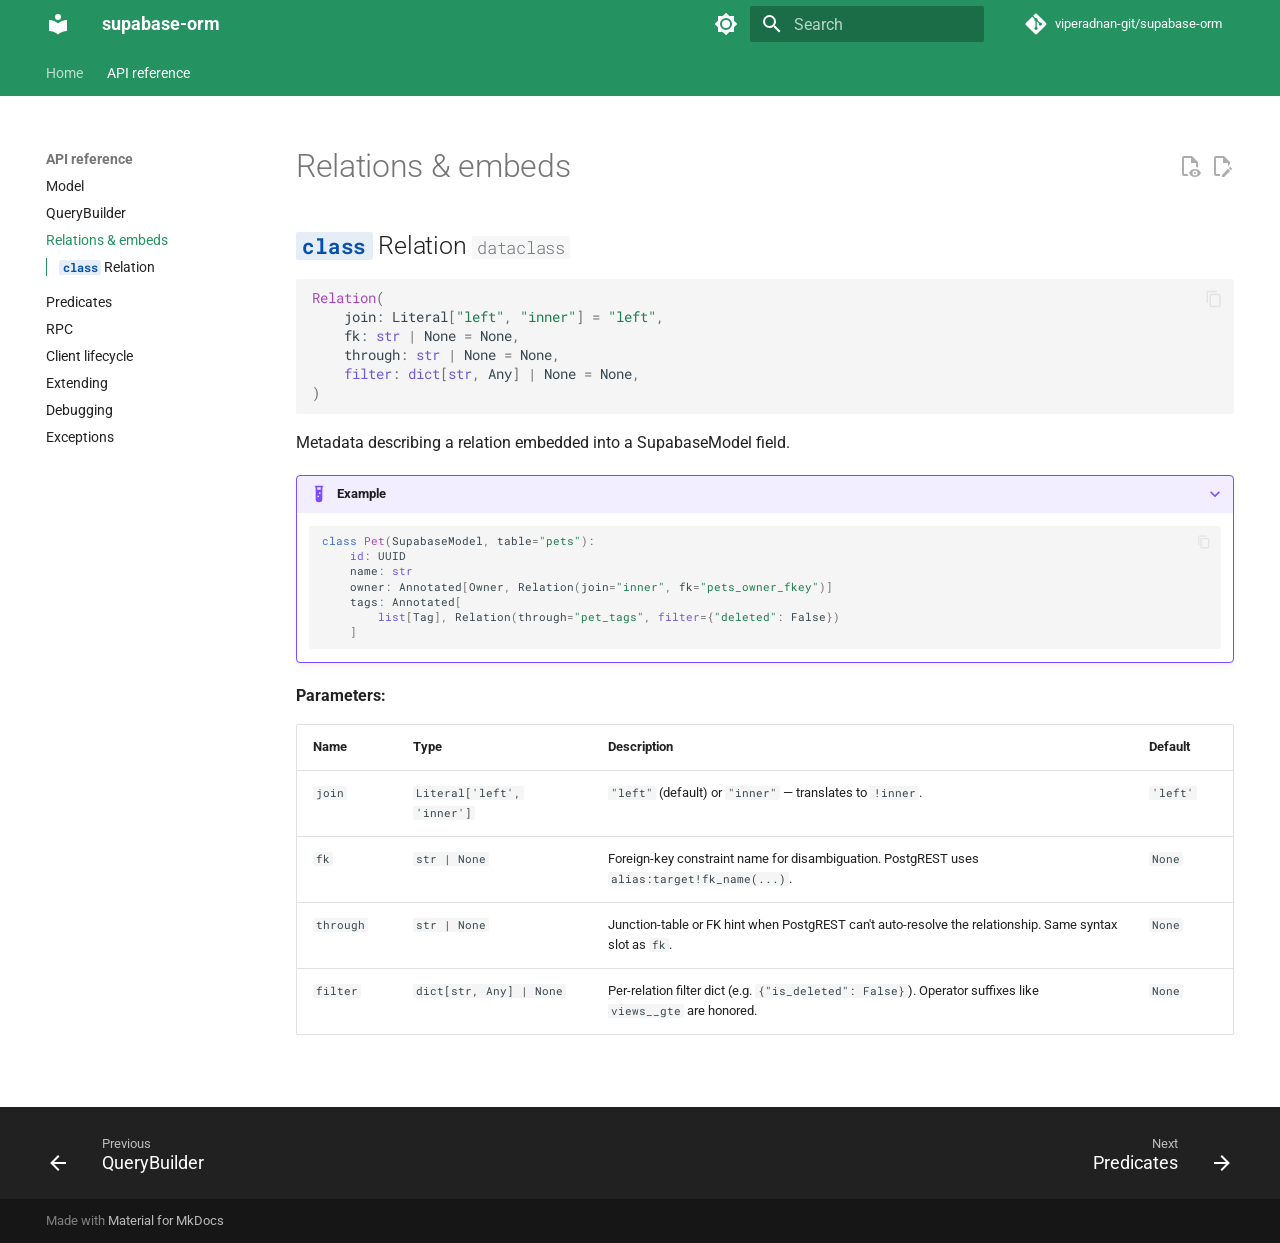
<file: api/relations/index.html>
<!doctype html>
<html lang="en" class="no-js">
  <head>
    
      <meta charset="utf-8">
      <meta name="viewport" content="width=device-width,initial-scale=1">
      
        <meta name="description" content="Lightweight async ORM on top of supabase-py with Pydantic validation.">
      
      
      
        <link rel="canonical" href="https://viperadnan-git.github.io/supabase-orm/api/relations/">
      
      
        <link rel="prev" href="../query/">
      
      
        <link rel="next" href="../predicates/">
      
      
        
      
      
      <link rel="icon" href="../../assets/images/favicon.png">
      <meta name="generator" content="mkdocs-1.6.1, mkdocs-material-9.7.6">
    
    
      
        <title>Relations & embeds - supabase-orm</title>
      
    
    
      <link rel="stylesheet" href="../../assets/stylesheets/main.484c7ddc.min.css">
      
        
        <link rel="stylesheet" href="../../assets/stylesheets/palette.ab4e12ef.min.css">
      
      


    
    
      
    
    
      
        
        
        <link rel="preconnect" href="https://fonts.gstatic.com" crossorigin>
        <link rel="stylesheet" href="https://fonts.googleapis.com/css?family=Roboto:300,300i,400,400i,700,700i%7CRoboto+Mono:400,400i,700,700i&display=fallback">
        <style>:root{--md-text-font:"Roboto";--md-code-font:"Roboto Mono"}</style>
      
    
    
      <link rel="stylesheet" href="../../assets/_mkdocstrings.css">
    
      <link rel="stylesheet" href="../../stylesheets/extra.css">
    
    <script>__md_scope=new URL("../..",location),__md_hash=e=>[...e].reduce(((e,_)=>(e<<5)-e+_.charCodeAt(0)),0),__md_get=(e,_=localStorage,t=__md_scope)=>JSON.parse(_.getItem(t.pathname+"."+e)),__md_set=(e,_,t=localStorage,a=__md_scope)=>{try{t.setItem(a.pathname+"."+e,JSON.stringify(_))}catch(e){}}</script>
    
      

    
    
  </head>
  
  
    
    
      
    
    
    
    
    <body dir="ltr" data-md-color-scheme="default" data-md-color-primary="custom" data-md-color-accent="custom">
  
    
    <input class="md-toggle" data-md-toggle="drawer" type="checkbox" id="__drawer" autocomplete="off">
    <input class="md-toggle" data-md-toggle="search" type="checkbox" id="__search" autocomplete="off">
    <label class="md-overlay" for="__drawer"></label>
    <div data-md-component="skip">
      
        
        <a href="#relations-embeds" class="md-skip">
          Skip to content
        </a>
      
    </div>
    <div data-md-component="announce">
      
    </div>
    
    
      

<header class="md-header" data-md-component="header">
  <nav class="md-header__inner md-grid" aria-label="Header">
    <a href="../.." title="supabase-orm" class="md-header__button md-logo" aria-label="supabase-orm" data-md-component="logo">
      
  
  <svg xmlns="http://www.w3.org/2000/svg" viewBox="0 0 24 24"><path d="M12 8a3 3 0 0 0 3-3 3 3 0 0 0-3-3 3 3 0 0 0-3 3 3 3 0 0 0 3 3m0 3.54C9.64 9.35 6.5 8 3 8v11c3.5 0 6.64 1.35 9 3.54 2.36-2.19 5.5-3.54 9-3.54V8c-3.5 0-6.64 1.35-9 3.54"/></svg>

    </a>
    <label class="md-header__button md-icon" for="__drawer">
      
      <svg xmlns="http://www.w3.org/2000/svg" viewBox="0 0 24 24"><path d="M3 6h18v2H3zm0 5h18v2H3zm0 5h18v2H3z"/></svg>
    </label>
    <div class="md-header__title" data-md-component="header-title">
      <div class="md-header__ellipsis">
        <div class="md-header__topic">
          <span class="md-ellipsis">
            supabase-orm
          </span>
        </div>
        <div class="md-header__topic" data-md-component="header-topic">
          <span class="md-ellipsis">
            
              Relations & embeds
            
          </span>
        </div>
      </div>
    </div>
    
      
        <form class="md-header__option" data-md-component="palette">
  
    
    
    
    <input class="md-option" data-md-color-media="(prefers-color-scheme: light)" data-md-color-scheme="default" data-md-color-primary="custom" data-md-color-accent="custom"  aria-label="Switch to dark mode"  type="radio" name="__palette" id="__palette_0">
    
      <label class="md-header__button md-icon" title="Switch to dark mode" for="__palette_1" hidden>
        <svg xmlns="http://www.w3.org/2000/svg" viewBox="0 0 24 24"><path d="M12 8a4 4 0 0 0-4 4 4 4 0 0 0 4 4 4 4 0 0 0 4-4 4 4 0 0 0-4-4m0 10a6 6 0 0 1-6-6 6 6 0 0 1 6-6 6 6 0 0 1 6 6 6 6 0 0 1-6 6m8-9.31V4h-4.69L12 .69 8.69 4H4v4.69L.69 12 4 15.31V20h4.69L12 23.31 15.31 20H20v-4.69L23.31 12z"/></svg>
      </label>
    
  
    
    
    
    <input class="md-option" data-md-color-media="(prefers-color-scheme: dark)" data-md-color-scheme="slate" data-md-color-primary="custom" data-md-color-accent="custom"  aria-label="Switch to light mode"  type="radio" name="__palette" id="__palette_1">
    
      <label class="md-header__button md-icon" title="Switch to light mode" for="__palette_0" hidden>
        <svg xmlns="http://www.w3.org/2000/svg" viewBox="0 0 24 24"><path d="M12 18c-.89 0-1.74-.2-2.5-.55C11.56 16.5 13 14.42 13 12s-1.44-4.5-3.5-5.45C10.26 6.2 11.11 6 12 6a6 6 0 0 1 6 6 6 6 0 0 1-6 6m8-9.31V4h-4.69L12 .69 8.69 4H4v4.69L.69 12 4 15.31V20h4.69L12 23.31 15.31 20H20v-4.69L23.31 12z"/></svg>
      </label>
    
  
</form>
      
    
    
      <script>var palette=__md_get("__palette");if(palette&&palette.color){if("(prefers-color-scheme)"===palette.color.media){var media=matchMedia("(prefers-color-scheme: light)"),input=document.querySelector(media.matches?"[data-md-color-media='(prefers-color-scheme: light)']":"[data-md-color-media='(prefers-color-scheme: dark)']");palette.color.media=input.getAttribute("data-md-color-media"),palette.color.scheme=input.getAttribute("data-md-color-scheme"),palette.color.primary=input.getAttribute("data-md-color-primary"),palette.color.accent=input.getAttribute("data-md-color-accent")}for(var[key,value]of Object.entries(palette.color))document.body.setAttribute("data-md-color-"+key,value)}</script>
    
    
    
      
      
        <label class="md-header__button md-icon" for="__search">
          
          <svg xmlns="http://www.w3.org/2000/svg" viewBox="0 0 24 24"><path d="M9.5 3A6.5 6.5 0 0 1 16 9.5c0 1.61-.59 3.09-1.56 4.23l.27.27h.79l5 5-1.5 1.5-5-5v-.79l-.27-.27A6.52 6.52 0 0 1 9.5 16 6.5 6.5 0 0 1 3 9.5 6.5 6.5 0 0 1 9.5 3m0 2C7 5 5 7 5 9.5S7 14 9.5 14 14 12 14 9.5 12 5 9.5 5"/></svg>
        </label>
        <div class="md-search" data-md-component="search" role="dialog">
  <label class="md-search__overlay" for="__search"></label>
  <div class="md-search__inner" role="search">
    <form class="md-search__form" name="search">
      <input type="text" class="md-search__input" name="query" aria-label="Search" placeholder="Search" autocapitalize="off" autocorrect="off" autocomplete="off" spellcheck="false" data-md-component="search-query" required>
      <label class="md-search__icon md-icon" for="__search">
        
        <svg xmlns="http://www.w3.org/2000/svg" viewBox="0 0 24 24"><path d="M9.5 3A6.5 6.5 0 0 1 16 9.5c0 1.61-.59 3.09-1.56 4.23l.27.27h.79l5 5-1.5 1.5-5-5v-.79l-.27-.27A6.52 6.52 0 0 1 9.5 16 6.5 6.5 0 0 1 3 9.5 6.5 6.5 0 0 1 9.5 3m0 2C7 5 5 7 5 9.5S7 14 9.5 14 14 12 14 9.5 12 5 9.5 5"/></svg>
        
        <svg xmlns="http://www.w3.org/2000/svg" viewBox="0 0 24 24"><path d="M20 11v2H8l5.5 5.5-1.42 1.42L4.16 12l7.92-7.92L13.5 5.5 8 11z"/></svg>
      </label>
      <nav class="md-search__options" aria-label="Search">
        
        <button type="reset" class="md-search__icon md-icon" title="Clear" aria-label="Clear" tabindex="-1">
          
          <svg xmlns="http://www.w3.org/2000/svg" viewBox="0 0 24 24"><path d="M19 6.41 17.59 5 12 10.59 6.41 5 5 6.41 10.59 12 5 17.59 6.41 19 12 13.41 17.59 19 19 17.59 13.41 12z"/></svg>
        </button>
      </nav>
      
        <div class="md-search__suggest" data-md-component="search-suggest"></div>
      
    </form>
    <div class="md-search__output">
      <div class="md-search__scrollwrap" tabindex="0" data-md-scrollfix>
        <div class="md-search-result" data-md-component="search-result">
          <div class="md-search-result__meta">
            Initializing search
          </div>
          <ol class="md-search-result__list" role="presentation"></ol>
        </div>
      </div>
    </div>
  </div>
</div>
      
    
    
      <div class="md-header__source">
        <a href="https://github.com/viperadnan-git/supabase-orm" title="Go to repository" class="md-source" data-md-component="source">
  <div class="md-source__icon md-icon">
    
    <svg xmlns="http://www.w3.org/2000/svg" viewBox="0 0 448 512"><!--! Font Awesome Free 7.1.0 by @fontawesome - https://fontawesome.com License - https://fontawesome.com/license/free (Icons: CC BY 4.0, Fonts: SIL OFL 1.1, Code: MIT License) Copyright 2025 Fonticons, Inc.--><path d="M439.6 236.1 244 40.5c-5.4-5.5-12.8-8.5-20.4-8.5s-15 3-20.4 8.4L162.5 81l51.5 51.5c27.1-9.1 52.7 16.8 43.4 43.7l49.7 49.7c34.2-11.8 61.2 31 35.5 56.7-26.5 26.5-70.2-2.9-56-37.3L240.3 199v121.9c25.3 12.5 22.3 41.8 9.1 55-6.4 6.4-15.2 10.1-24.3 10.1s-17.8-3.6-24.3-10.1c-17.6-17.6-11.1-46.9 11.2-56v-123c-20.8-8.5-24.6-30.7-18.6-45L142.6 101 8.5 235.1C3 240.6 0 247.9 0 255.5s3 15 8.5 20.4l195.6 195.7c5.4 5.4 12.7 8.4 20.4 8.4s15-3 20.4-8.4l194.7-194.7c5.4-5.4 8.4-12.8 8.4-20.4s-3-15-8.4-20.4"/></svg>
  </div>
  <div class="md-source__repository">
    viperadnan-git/supabase-orm
  </div>
</a>
      </div>
    
  </nav>
  
</header>
    
    <div class="md-container" data-md-component="container">
      
      
        
          
            
<nav class="md-tabs" aria-label="Tabs" data-md-component="tabs">
  <div class="md-grid">
    <ul class="md-tabs__list">
      
        
  
  
  
  
    <li class="md-tabs__item">
      <a href="../.." class="md-tabs__link">
        
  
  
    
  
  Home

      </a>
    </li>
  

      
        
  
  
  
    
  
  
    
    
      <li class="md-tabs__item md-tabs__item--active">
        <a href="../model/" class="md-tabs__link">
          
  
  
    
  
  API reference

        </a>
      </li>
    
  

      
    </ul>
  </div>
</nav>
          
        
      
      <main class="md-main" data-md-component="main">
        <div class="md-main__inner md-grid">
          
            
              
              <div class="md-sidebar md-sidebar--primary" data-md-component="sidebar" data-md-type="navigation" >
                <div class="md-sidebar__scrollwrap">
                  <div class="md-sidebar__inner">
                    


  


  

<nav class="md-nav md-nav--primary md-nav--lifted md-nav--integrated" aria-label="Navigation" data-md-level="0">
  <label class="md-nav__title" for="__drawer">
    <a href="../.." title="supabase-orm" class="md-nav__button md-logo" aria-label="supabase-orm" data-md-component="logo">
      
  
  <svg xmlns="http://www.w3.org/2000/svg" viewBox="0 0 24 24"><path d="M12 8a3 3 0 0 0 3-3 3 3 0 0 0-3-3 3 3 0 0 0-3 3 3 3 0 0 0 3 3m0 3.54C9.64 9.35 6.5 8 3 8v11c3.5 0 6.64 1.35 9 3.54 2.36-2.19 5.5-3.54 9-3.54V8c-3.5 0-6.64 1.35-9 3.54"/></svg>

    </a>
    supabase-orm
  </label>
  
    <div class="md-nav__source">
      <a href="https://github.com/viperadnan-git/supabase-orm" title="Go to repository" class="md-source" data-md-component="source">
  <div class="md-source__icon md-icon">
    
    <svg xmlns="http://www.w3.org/2000/svg" viewBox="0 0 448 512"><!--! Font Awesome Free 7.1.0 by @fontawesome - https://fontawesome.com License - https://fontawesome.com/license/free (Icons: CC BY 4.0, Fonts: SIL OFL 1.1, Code: MIT License) Copyright 2025 Fonticons, Inc.--><path d="M439.6 236.1 244 40.5c-5.4-5.5-12.8-8.5-20.4-8.5s-15 3-20.4 8.4L162.5 81l51.5 51.5c27.1-9.1 52.7 16.8 43.4 43.7l49.7 49.7c34.2-11.8 61.2 31 35.5 56.7-26.5 26.5-70.2-2.9-56-37.3L240.3 199v121.9c25.3 12.5 22.3 41.8 9.1 55-6.4 6.4-15.2 10.1-24.3 10.1s-17.8-3.6-24.3-10.1c-17.6-17.6-11.1-46.9 11.2-56v-123c-20.8-8.5-24.6-30.7-18.6-45L142.6 101 8.5 235.1C3 240.6 0 247.9 0 255.5s3 15 8.5 20.4l195.6 195.7c5.4 5.4 12.7 8.4 20.4 8.4s15-3 20.4-8.4l194.7-194.7c5.4-5.4 8.4-12.8 8.4-20.4s-3-15-8.4-20.4"/></svg>
  </div>
  <div class="md-source__repository">
    viperadnan-git/supabase-orm
  </div>
</a>
    </div>
  
  <ul class="md-nav__list" data-md-scrollfix>
    
      
      
  
  
  
  
    <li class="md-nav__item">
      <a href="../.." class="md-nav__link">
        
  
  
  <span class="md-ellipsis">
    
  
    Home
  

    
  </span>
  
  

      </a>
    </li>
  

    
      
      
  
  
    
  
  
  
    
    
      
        
      
        
      
        
      
        
      
        
      
        
      
        
      
        
      
        
      
    
    
    
      
        
        
      
      
        
      
    
    
    <li class="md-nav__item md-nav__item--active md-nav__item--section md-nav__item--nested">
      
        
        
        <input class="md-nav__toggle md-toggle " type="checkbox" id="__nav_2" checked>
        
          
          <label class="md-nav__link" for="__nav_2" id="__nav_2_label" tabindex="">
            
  
  
  <span class="md-ellipsis">
    
  
    API reference
  

    
  </span>
  
  

            <span class="md-nav__icon md-icon"></span>
          </label>
        
        <nav class="md-nav" data-md-level="1" aria-labelledby="__nav_2_label" aria-expanded="true">
          <label class="md-nav__title" for="__nav_2">
            <span class="md-nav__icon md-icon"></span>
            
  
    API reference
  

          </label>
          <ul class="md-nav__list" data-md-scrollfix>
            
              
                
  
  
  
  
    <li class="md-nav__item">
      <a href="../model/" class="md-nav__link">
        
  
  
  <span class="md-ellipsis">
    
  
    Model
  

    
  </span>
  
  

      </a>
    </li>
  

              
            
              
                
  
  
  
  
    <li class="md-nav__item">
      <a href="../query/" class="md-nav__link">
        
  
  
  <span class="md-ellipsis">
    
  
    QueryBuilder
  

    
  </span>
  
  

      </a>
    </li>
  

              
            
              
                
  
  
    
  
  
  
    <li class="md-nav__item md-nav__item--active">
      
      <input class="md-nav__toggle md-toggle" type="checkbox" id="__toc">
      
      
        
      
      
        <label class="md-nav__link md-nav__link--active" for="__toc">
          
  
  
  <span class="md-ellipsis">
    
  
    Relations & embeds
  

    
  </span>
  
  

          <span class="md-nav__icon md-icon"></span>
        </label>
      
      <a href="./" class="md-nav__link md-nav__link--active">
        
  
  
  <span class="md-ellipsis">
    
  
    Relations & embeds
  

    
  </span>
  
  

      </a>
      
        

<nav class="md-nav md-nav--secondary" aria-label="Table of contents">
  
  
  
    
  
  
    <label class="md-nav__title" for="__toc">
      <span class="md-nav__icon md-icon"></span>
      Table of contents
    </label>
    <ul class="md-nav__list" data-md-component="toc" data-md-scrollfix>
      
        <li class="md-nav__item">
  <a href="#supabase_orm.Relation" class="md-nav__link">
    <span class="md-ellipsis">
      
        <code class="doc-symbol doc-symbol-toc doc-symbol-class"></code>&nbsp;Relation
      
    </span>
  </a>
  
</li>
      
    </ul>
  
</nav>
      
    </li>
  

              
            
              
                
  
  
  
  
    <li class="md-nav__item">
      <a href="../predicates/" class="md-nav__link">
        
  
  
  <span class="md-ellipsis">
    
  
    Predicates
  

    
  </span>
  
  

      </a>
    </li>
  

              
            
              
                
  
  
  
  
    <li class="md-nav__item">
      <a href="../rpc/" class="md-nav__link">
        
  
  
  <span class="md-ellipsis">
    
  
    RPC
  

    
  </span>
  
  

      </a>
    </li>
  

              
            
              
                
  
  
  
  
    <li class="md-nav__item">
      <a href="../client/" class="md-nav__link">
        
  
  
  <span class="md-ellipsis">
    
  
    Client lifecycle
  

    
  </span>
  
  

      </a>
    </li>
  

              
            
              
                
  
  
  
  
    <li class="md-nav__item">
      <a href="../extending/" class="md-nav__link">
        
  
  
  <span class="md-ellipsis">
    
  
    Extending
  

    
  </span>
  
  

      </a>
    </li>
  

              
            
              
                
  
  
  
  
    <li class="md-nav__item">
      <a href="../debug/" class="md-nav__link">
        
  
  
  <span class="md-ellipsis">
    
  
    Debugging
  

    
  </span>
  
  

      </a>
    </li>
  

              
            
              
                
  
  
  
  
    <li class="md-nav__item">
      <a href="../exceptions/" class="md-nav__link">
        
  
  
  <span class="md-ellipsis">
    
  
    Exceptions
  

    
  </span>
  
  

      </a>
    </li>
  

              
            
          </ul>
        </nav>
      
    </li>
  

    
  </ul>
</nav>
                  </div>
                </div>
              </div>
            
            
          
          
            <div class="md-content" data-md-component="content">
              
              <article class="md-content__inner md-typeset">
                
                  


  
    <a href="https://github.com/viperadnan-git/supabase-orm/edit/main/docs/api/relations.md" title="Edit this page" class="md-content__button md-icon" rel="edit">
      
      <svg xmlns="http://www.w3.org/2000/svg" viewBox="0 0 24 24"><path d="M10 20H6V4h7v5h5v3.1l2-2V8l-6-6H6c-1.1 0-2 .9-2 2v16c0 1.1.9 2 2 2h4zm10.2-7c.1 0 .3.1.4.2l1.3 1.3c.2.2.2.6 0 .8l-1 1-2.1-2.1 1-1c.1-.1.2-.2.4-.2m0 3.9L14.1 23H12v-2.1l6.1-6.1z"/></svg>
    </a>
  
  
    
      
    
    <a href="https://github.com/viperadnan-git/supabase-orm/raw/main/docs/api/relations.md" title="View source of this page" class="md-content__button md-icon">
      
      <svg xmlns="http://www.w3.org/2000/svg" viewBox="0 0 24 24"><path d="M17 18c.56 0 1 .44 1 1s-.44 1-1 1-1-.44-1-1 .44-1 1-1m0-3c-2.73 0-5.06 1.66-6 4 .94 2.34 3.27 4 6 4s5.06-1.66 6-4c-.94-2.34-3.27-4-6-4m0 6.5a2.5 2.5 0 0 1-2.5-2.5 2.5 2.5 0 0 1 2.5-2.5 2.5 2.5 0 0 1 2.5 2.5 2.5 2.5 0 0 1-2.5 2.5M9.27 20H6V4h7v5h5v4.07c.7.08 1.36.25 2 .49V8l-6-6H6a2 2 0 0 0-2 2v16a2 2 0 0 0 2 2h4.5a8.2 8.2 0 0 1-1.23-2"/></svg>
    </a>
  


<h1 id="relations-embeds">Relations &amp; embeds<a class="headerlink" href="#relations-embeds" title="Permanent link">&para;</a></h1>


<div class="doc doc-object doc-class">



<h2 id="supabase_orm.Relation" class="doc doc-heading">
<code class="doc-symbol doc-symbol-heading doc-symbol-class"></code>            <span class="doc doc-object-name doc-class-name">Relation</span>


  <span class="doc doc-labels">
      <small class="doc doc-label doc-label-dataclass"><code>dataclass</code></small>
  </span>

<a href="#supabase_orm.Relation" class="headerlink" title="Permanent link">&para;</a></h2>
<div class="language-python doc-signature highlight"><pre><span></span><code><span id="__span-0-1"><a id="__codelineno-0-1" name="__codelineno-0-1" href="#__codelineno-0-1"></a><span class="nf">Relation</span><span class="p">(</span>
</span><span id="__span-0-2"><a id="__codelineno-0-2" name="__codelineno-0-2" href="#__codelineno-0-2"></a>    <span class="n">join</span><span class="p">:</span> <span class="n">Literal</span><span class="p">[</span><span class="s2">&quot;left&quot;</span><span class="p">,</span> <span class="s2">&quot;inner&quot;</span><span class="p">]</span> <span class="o">=</span> <span class="s2">&quot;left&quot;</span><span class="p">,</span>
</span><span id="__span-0-3"><a id="__codelineno-0-3" name="__codelineno-0-3" href="#__codelineno-0-3"></a>    <span class="n">fk</span><span class="p">:</span> <span class="nb">str</span> <span class="o">|</span> <span class="kc">None</span> <span class="o">=</span> <span class="kc">None</span><span class="p">,</span>
</span><span id="__span-0-4"><a id="__codelineno-0-4" name="__codelineno-0-4" href="#__codelineno-0-4"></a>    <span class="n">through</span><span class="p">:</span> <span class="nb">str</span> <span class="o">|</span> <span class="kc">None</span> <span class="o">=</span> <span class="kc">None</span><span class="p">,</span>
</span><span id="__span-0-5"><a id="__codelineno-0-5" name="__codelineno-0-5" href="#__codelineno-0-5"></a>    <span class="nb">filter</span><span class="p">:</span> <span class="nb">dict</span><span class="p">[</span><span class="nb">str</span><span class="p">,</span> <span class="n">Any</span><span class="p">]</span> <span class="o">|</span> <span class="kc">None</span> <span class="o">=</span> <span class="kc">None</span><span class="p">,</span>
</span><span id="__span-0-6"><a id="__codelineno-0-6" name="__codelineno-0-6" href="#__codelineno-0-6"></a><span class="p">)</span>
</span></code></pre></div>

    <div class="doc doc-contents first">



        <p>Metadata describing a relation embedded into a SupabaseModel field.</p>


<details class="example" open>
  <summary>Example</summary>
  <div class="language-python highlight"><pre><span></span><code><span id="__span-0-1"><a id="__codelineno-0-1" name="__codelineno-0-1" href="#__codelineno-0-1"></a><span class="k">class</span><span class="w"> </span><span class="nc">Pet</span><span class="p">(</span><span class="n">SupabaseModel</span><span class="p">,</span> <span class="n">table</span><span class="o">=</span><span class="s2">&quot;pets&quot;</span><span class="p">):</span>
</span><span id="__span-0-2"><a id="__codelineno-0-2" name="__codelineno-0-2" href="#__codelineno-0-2"></a>    <span class="nb">id</span><span class="p">:</span> <span class="n">UUID</span>
</span><span id="__span-0-3"><a id="__codelineno-0-3" name="__codelineno-0-3" href="#__codelineno-0-3"></a>    <span class="n">name</span><span class="p">:</span> <span class="nb">str</span>
</span><span id="__span-0-4"><a id="__codelineno-0-4" name="__codelineno-0-4" href="#__codelineno-0-4"></a>    <span class="n">owner</span><span class="p">:</span> <span class="n">Annotated</span><span class="p">[</span><span class="n">Owner</span><span class="p">,</span> <span class="n">Relation</span><span class="p">(</span><span class="n">join</span><span class="o">=</span><span class="s2">&quot;inner&quot;</span><span class="p">,</span> <span class="n">fk</span><span class="o">=</span><span class="s2">&quot;pets_owner_fkey&quot;</span><span class="p">)]</span>
</span><span id="__span-0-5"><a id="__codelineno-0-5" name="__codelineno-0-5" href="#__codelineno-0-5"></a>    <span class="n">tags</span><span class="p">:</span> <span class="n">Annotated</span><span class="p">[</span>
</span><span id="__span-0-6"><a id="__codelineno-0-6" name="__codelineno-0-6" href="#__codelineno-0-6"></a>        <span class="nb">list</span><span class="p">[</span><span class="n">Tag</span><span class="p">],</span> <span class="n">Relation</span><span class="p">(</span><span class="n">through</span><span class="o">=</span><span class="s2">&quot;pet_tags&quot;</span><span class="p">,</span> <span class="nb">filter</span><span class="o">=</span><span class="p">{</span><span class="s2">&quot;deleted&quot;</span><span class="p">:</span> <span class="kc">False</span><span class="p">})</span>
</span><span id="__span-0-7"><a id="__codelineno-0-7" name="__codelineno-0-7" href="#__codelineno-0-7"></a>    <span class="p">]</span>
</span></code></pre></div>
</details>

<p><span class="doc-section-title">Parameters:</span></p>
    <table>
      <thead>
        <tr>
          <th>Name</th>
          <th>Type</th>
          <th>Description</th>
          <th>Default</th>
        </tr>
      </thead>
      <tbody>
          <tr class="doc-section-item">
            <td>
                <code>join</code>
            </td>
            <td>
                  <code><span title="typing.Literal">Literal</span>[&#39;left&#39;, &#39;inner&#39;]</code>
            </td>
            <td>
              <div class="doc-md-description">
                <p><code>"left"</code> (default) or <code>"inner"</code> — translates to <code>!inner</code>.</p>
              </div>
            </td>
            <td>
                  <code>&#39;left&#39;</code>
            </td>
          </tr>
          <tr class="doc-section-item">
            <td>
                <code>fk</code>
            </td>
            <td>
                  <code><span title="str">str</span> | None</code>
            </td>
            <td>
              <div class="doc-md-description">
                <p>Foreign-key constraint name for disambiguation. PostgREST uses
<code>alias:target!fk_name(...)</code>.</p>
              </div>
            </td>
            <td>
                  <code>None</code>
            </td>
          </tr>
          <tr class="doc-section-item">
            <td>
                <code>through</code>
            </td>
            <td>
                  <code><span title="str">str</span> | None</code>
            </td>
            <td>
              <div class="doc-md-description">
                <p>Junction-table or FK hint when PostgREST can't auto-resolve
the relationship. Same syntax slot as <code>fk</code>.</p>
              </div>
            </td>
            <td>
                  <code>None</code>
            </td>
          </tr>
          <tr class="doc-section-item">
            <td>
                <code>filter</code>
            </td>
            <td>
                  <code><span title="dict">dict</span>[<span title="str">str</span>, <span title="typing.Any">Any</span>] | None</code>
            </td>
            <td>
              <div class="doc-md-description">
                <p>Per-relation filter dict (e.g. <code>{"is_deleted": False}</code>).
Operator suffixes like <code>views__gte</code> are honored.</p>
              </div>
            </td>
            <td>
                  <code>None</code>
            </td>
          </tr>
      </tbody>
    </table>











<div class="doc doc-children">












  </div>

    </div>

</div>







  
  






                
              </article>
            </div>
          
          
<script>var target=document.getElementById(location.hash.slice(1));target&&target.name&&(target.checked=target.name.startsWith("__tabbed_"))</script>
        </div>
        
          <button type="button" class="md-top md-icon" data-md-component="top" hidden>
  
  <svg xmlns="http://www.w3.org/2000/svg" viewBox="0 0 24 24"><path d="M13 20h-2V8l-5.5 5.5-1.42-1.42L12 4.16l7.92 7.92-1.42 1.42L13 8z"/></svg>
  Back to top
</button>
        
      </main>
      
        <footer class="md-footer">
  
    
      
      <nav class="md-footer__inner md-grid" aria-label="Footer" >
        
          
          <a href="../query/" class="md-footer__link md-footer__link--prev" aria-label="Previous: QueryBuilder">
            <div class="md-footer__button md-icon">
              
              <svg xmlns="http://www.w3.org/2000/svg" viewBox="0 0 24 24"><path d="M20 11v2H8l5.5 5.5-1.42 1.42L4.16 12l7.92-7.92L13.5 5.5 8 11z"/></svg>
            </div>
            <div class="md-footer__title">
              <span class="md-footer__direction">
                Previous
              </span>
              <div class="md-ellipsis">
                QueryBuilder
              </div>
            </div>
          </a>
        
        
          
          <a href="../predicates/" class="md-footer__link md-footer__link--next" aria-label="Next: Predicates">
            <div class="md-footer__title">
              <span class="md-footer__direction">
                Next
              </span>
              <div class="md-ellipsis">
                Predicates
              </div>
            </div>
            <div class="md-footer__button md-icon">
              
              <svg xmlns="http://www.w3.org/2000/svg" viewBox="0 0 24 24"><path d="M4 11v2h12l-5.5 5.5 1.42 1.42L19.84 12l-7.92-7.92L10.5 5.5 16 11z"/></svg>
            </div>
          </a>
        
      </nav>
    
  
  <div class="md-footer-meta md-typeset">
    <div class="md-footer-meta__inner md-grid">
      <div class="md-copyright">
  
  
    Made with
    <a href="https://squidfunk.github.io/mkdocs-material/" target="_blank" rel="noopener">
      Material for MkDocs
    </a>
  
</div>
      
    </div>
  </div>
</footer>
      
    </div>
    <div class="md-dialog" data-md-component="dialog">
      <div class="md-dialog__inner md-typeset"></div>
    </div>
    
      <div class="md-progress" data-md-component="progress" role="progressbar"></div>
    
    
    
      
      
      <script id="__config" type="application/json">{"annotate": null, "base": "../..", "features": ["navigation.tabs", "navigation.sections", "navigation.expand", "navigation.top", "navigation.indexes", "navigation.instant", "navigation.instant.progress", "navigation.tracking", "navigation.footer", "toc.integrate", "toc.follow", "content.code.copy", "content.code.annotate", "content.action.edit", "content.action.view", "search.suggest", "search.highlight"], "search": "../../assets/javascripts/workers/search.2c215733.min.js", "tags": null, "translations": {"clipboard.copied": "Copied to clipboard", "clipboard.copy": "Copy to clipboard", "search.result.more.one": "1 more on this page", "search.result.more.other": "# more on this page", "search.result.none": "No matching documents", "search.result.one": "1 matching document", "search.result.other": "# matching documents", "search.result.placeholder": "Type to start searching", "search.result.term.missing": "Missing", "select.version": "Select version"}, "version": null}</script>
    
    
      <script src="../../assets/javascripts/bundle.79ae519e.min.js"></script>
      
    
  </body>
</html>
</file>
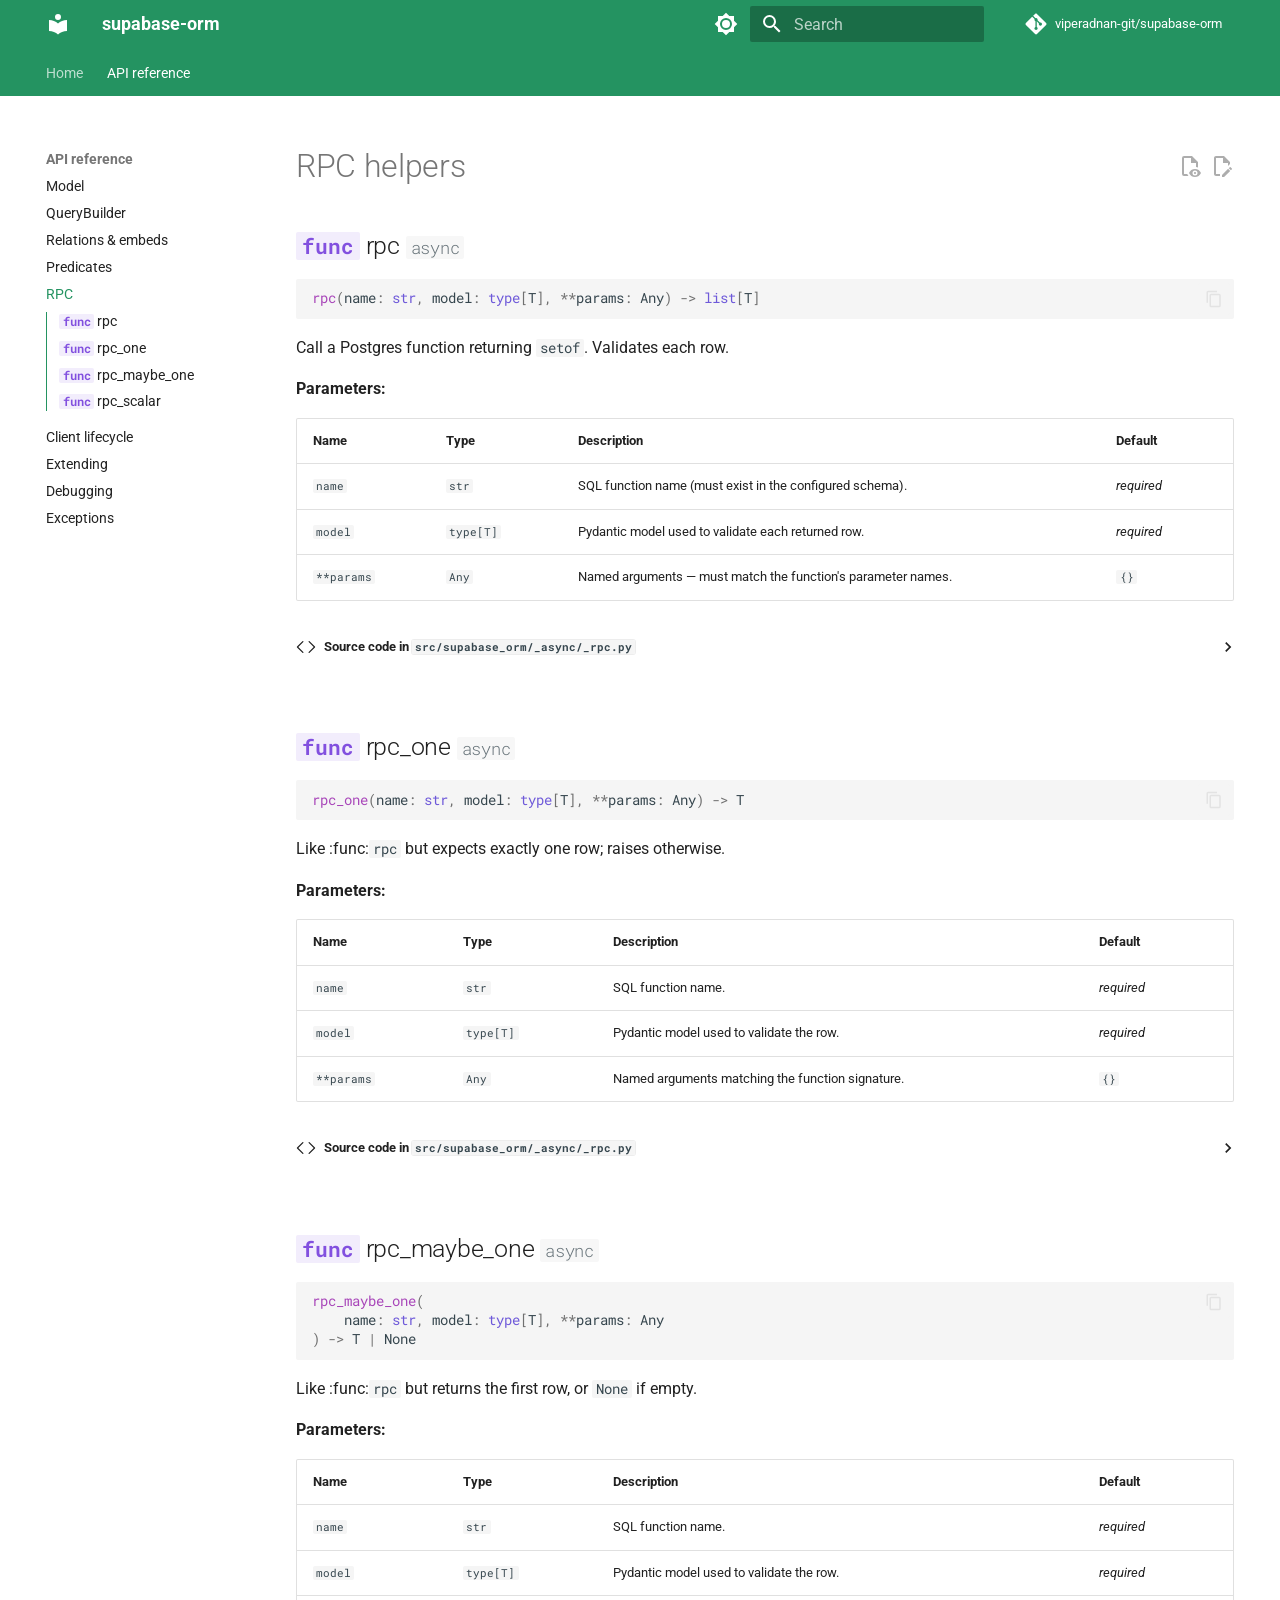
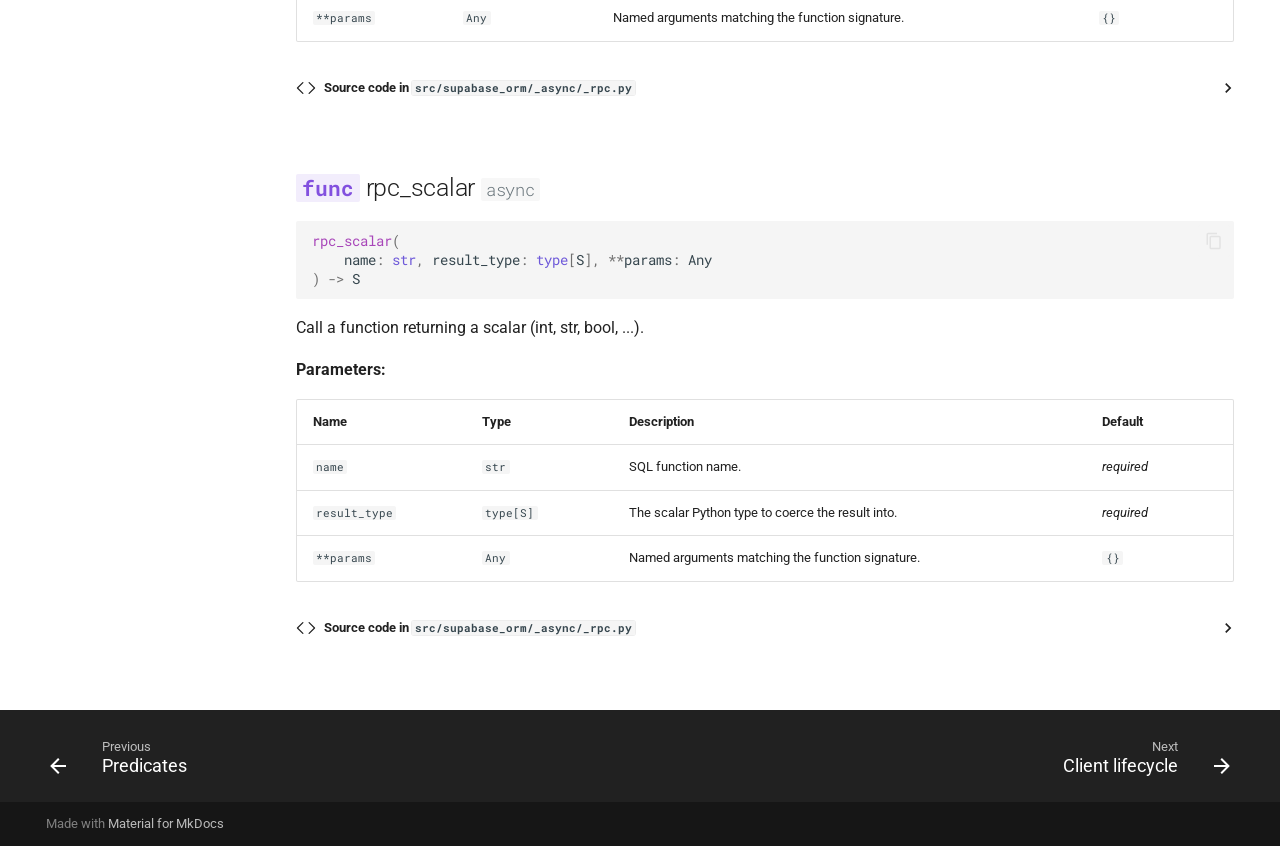
<file: api/rpc/index.html>
<!doctype html>
<html lang="en" class="no-js">
  <head>
    
      <meta charset="utf-8">
      <meta name="viewport" content="width=device-width,initial-scale=1">
      
        <meta name="description" content="Lightweight async ORM on top of supabase-py with Pydantic validation.">
      
      
      
        <link rel="canonical" href="https://viperadnan-git.github.io/supabase-orm/api/rpc/">
      
      
        <link rel="prev" href="../predicates/">
      
      
        <link rel="next" href="../client/">
      
      
        
      
      
      <link rel="icon" href="../../assets/images/favicon.png">
      <meta name="generator" content="mkdocs-1.6.1, mkdocs-material-9.7.6">
    
    
      
        <title>RPC - supabase-orm</title>
      
    
    
      <link rel="stylesheet" href="../../assets/stylesheets/main.484c7ddc.min.css">
      
        
        <link rel="stylesheet" href="../../assets/stylesheets/palette.ab4e12ef.min.css">
      
      


    
    
      
    
    
      
        
        
        <link rel="preconnect" href="https://fonts.gstatic.com" crossorigin>
        <link rel="stylesheet" href="https://fonts.googleapis.com/css?family=Roboto:300,300i,400,400i,700,700i%7CRoboto+Mono:400,400i,700,700i&display=fallback">
        <style>:root{--md-text-font:"Roboto";--md-code-font:"Roboto Mono"}</style>
      
    
    
      <link rel="stylesheet" href="../../assets/_mkdocstrings.css">
    
      <link rel="stylesheet" href="../../stylesheets/extra.css">
    
    <script>__md_scope=new URL("../..",location),__md_hash=e=>[...e].reduce(((e,_)=>(e<<5)-e+_.charCodeAt(0)),0),__md_get=(e,_=localStorage,t=__md_scope)=>JSON.parse(_.getItem(t.pathname+"."+e)),__md_set=(e,_,t=localStorage,a=__md_scope)=>{try{t.setItem(a.pathname+"."+e,JSON.stringify(_))}catch(e){}}</script>
    
      

    
    
  </head>
  
  
    
    
      
    
    
    
    
    <body dir="ltr" data-md-color-scheme="default" data-md-color-primary="custom" data-md-color-accent="custom">
  
    
    <input class="md-toggle" data-md-toggle="drawer" type="checkbox" id="__drawer" autocomplete="off">
    <input class="md-toggle" data-md-toggle="search" type="checkbox" id="__search" autocomplete="off">
    <label class="md-overlay" for="__drawer"></label>
    <div data-md-component="skip">
      
        
        <a href="#rpc-helpers" class="md-skip">
          Skip to content
        </a>
      
    </div>
    <div data-md-component="announce">
      
    </div>
    
    
      

<header class="md-header" data-md-component="header">
  <nav class="md-header__inner md-grid" aria-label="Header">
    <a href="../.." title="supabase-orm" class="md-header__button md-logo" aria-label="supabase-orm" data-md-component="logo">
      
  
  <svg xmlns="http://www.w3.org/2000/svg" viewBox="0 0 24 24"><path d="M12 8a3 3 0 0 0 3-3 3 3 0 0 0-3-3 3 3 0 0 0-3 3 3 3 0 0 0 3 3m0 3.54C9.64 9.35 6.5 8 3 8v11c3.5 0 6.64 1.35 9 3.54 2.36-2.19 5.5-3.54 9-3.54V8c-3.5 0-6.64 1.35-9 3.54"/></svg>

    </a>
    <label class="md-header__button md-icon" for="__drawer">
      
      <svg xmlns="http://www.w3.org/2000/svg" viewBox="0 0 24 24"><path d="M3 6h18v2H3zm0 5h18v2H3zm0 5h18v2H3z"/></svg>
    </label>
    <div class="md-header__title" data-md-component="header-title">
      <div class="md-header__ellipsis">
        <div class="md-header__topic">
          <span class="md-ellipsis">
            supabase-orm
          </span>
        </div>
        <div class="md-header__topic" data-md-component="header-topic">
          <span class="md-ellipsis">
            
              RPC
            
          </span>
        </div>
      </div>
    </div>
    
      
        <form class="md-header__option" data-md-component="palette">
  
    
    
    
    <input class="md-option" data-md-color-media="(prefers-color-scheme: light)" data-md-color-scheme="default" data-md-color-primary="custom" data-md-color-accent="custom"  aria-label="Switch to dark mode"  type="radio" name="__palette" id="__palette_0">
    
      <label class="md-header__button md-icon" title="Switch to dark mode" for="__palette_1" hidden>
        <svg xmlns="http://www.w3.org/2000/svg" viewBox="0 0 24 24"><path d="M12 8a4 4 0 0 0-4 4 4 4 0 0 0 4 4 4 4 0 0 0 4-4 4 4 0 0 0-4-4m0 10a6 6 0 0 1-6-6 6 6 0 0 1 6-6 6 6 0 0 1 6 6 6 6 0 0 1-6 6m8-9.31V4h-4.69L12 .69 8.69 4H4v4.69L.69 12 4 15.31V20h4.69L12 23.31 15.31 20H20v-4.69L23.31 12z"/></svg>
      </label>
    
  
    
    
    
    <input class="md-option" data-md-color-media="(prefers-color-scheme: dark)" data-md-color-scheme="slate" data-md-color-primary="custom" data-md-color-accent="custom"  aria-label="Switch to light mode"  type="radio" name="__palette" id="__palette_1">
    
      <label class="md-header__button md-icon" title="Switch to light mode" for="__palette_0" hidden>
        <svg xmlns="http://www.w3.org/2000/svg" viewBox="0 0 24 24"><path d="M12 18c-.89 0-1.74-.2-2.5-.55C11.56 16.5 13 14.42 13 12s-1.44-4.5-3.5-5.45C10.26 6.2 11.11 6 12 6a6 6 0 0 1 6 6 6 6 0 0 1-6 6m8-9.31V4h-4.69L12 .69 8.69 4H4v4.69L.69 12 4 15.31V20h4.69L12 23.31 15.31 20H20v-4.69L23.31 12z"/></svg>
      </label>
    
  
</form>
      
    
    
      <script>var palette=__md_get("__palette");if(palette&&palette.color){if("(prefers-color-scheme)"===palette.color.media){var media=matchMedia("(prefers-color-scheme: light)"),input=document.querySelector(media.matches?"[data-md-color-media='(prefers-color-scheme: light)']":"[data-md-color-media='(prefers-color-scheme: dark)']");palette.color.media=input.getAttribute("data-md-color-media"),palette.color.scheme=input.getAttribute("data-md-color-scheme"),palette.color.primary=input.getAttribute("data-md-color-primary"),palette.color.accent=input.getAttribute("data-md-color-accent")}for(var[key,value]of Object.entries(palette.color))document.body.setAttribute("data-md-color-"+key,value)}</script>
    
    
    
      
      
        <label class="md-header__button md-icon" for="__search">
          
          <svg xmlns="http://www.w3.org/2000/svg" viewBox="0 0 24 24"><path d="M9.5 3A6.5 6.5 0 0 1 16 9.5c0 1.61-.59 3.09-1.56 4.23l.27.27h.79l5 5-1.5 1.5-5-5v-.79l-.27-.27A6.52 6.52 0 0 1 9.5 16 6.5 6.5 0 0 1 3 9.5 6.5 6.5 0 0 1 9.5 3m0 2C7 5 5 7 5 9.5S7 14 9.5 14 14 12 14 9.5 12 5 9.5 5"/></svg>
        </label>
        <div class="md-search" data-md-component="search" role="dialog">
  <label class="md-search__overlay" for="__search"></label>
  <div class="md-search__inner" role="search">
    <form class="md-search__form" name="search">
      <input type="text" class="md-search__input" name="query" aria-label="Search" placeholder="Search" autocapitalize="off" autocorrect="off" autocomplete="off" spellcheck="false" data-md-component="search-query" required>
      <label class="md-search__icon md-icon" for="__search">
        
        <svg xmlns="http://www.w3.org/2000/svg" viewBox="0 0 24 24"><path d="M9.5 3A6.5 6.5 0 0 1 16 9.5c0 1.61-.59 3.09-1.56 4.23l.27.27h.79l5 5-1.5 1.5-5-5v-.79l-.27-.27A6.52 6.52 0 0 1 9.5 16 6.5 6.5 0 0 1 3 9.5 6.5 6.5 0 0 1 9.5 3m0 2C7 5 5 7 5 9.5S7 14 9.5 14 14 12 14 9.5 12 5 9.5 5"/></svg>
        
        <svg xmlns="http://www.w3.org/2000/svg" viewBox="0 0 24 24"><path d="M20 11v2H8l5.5 5.5-1.42 1.42L4.16 12l7.92-7.92L13.5 5.5 8 11z"/></svg>
      </label>
      <nav class="md-search__options" aria-label="Search">
        
        <button type="reset" class="md-search__icon md-icon" title="Clear" aria-label="Clear" tabindex="-1">
          
          <svg xmlns="http://www.w3.org/2000/svg" viewBox="0 0 24 24"><path d="M19 6.41 17.59 5 12 10.59 6.41 5 5 6.41 10.59 12 5 17.59 6.41 19 12 13.41 17.59 19 19 17.59 13.41 12z"/></svg>
        </button>
      </nav>
      
        <div class="md-search__suggest" data-md-component="search-suggest"></div>
      
    </form>
    <div class="md-search__output">
      <div class="md-search__scrollwrap" tabindex="0" data-md-scrollfix>
        <div class="md-search-result" data-md-component="search-result">
          <div class="md-search-result__meta">
            Initializing search
          </div>
          <ol class="md-search-result__list" role="presentation"></ol>
        </div>
      </div>
    </div>
  </div>
</div>
      
    
    
      <div class="md-header__source">
        <a href="https://github.com/viperadnan-git/supabase-orm" title="Go to repository" class="md-source" data-md-component="source">
  <div class="md-source__icon md-icon">
    
    <svg xmlns="http://www.w3.org/2000/svg" viewBox="0 0 448 512"><!--! Font Awesome Free 7.1.0 by @fontawesome - https://fontawesome.com License - https://fontawesome.com/license/free (Icons: CC BY 4.0, Fonts: SIL OFL 1.1, Code: MIT License) Copyright 2025 Fonticons, Inc.--><path d="M439.6 236.1 244 40.5c-5.4-5.5-12.8-8.5-20.4-8.5s-15 3-20.4 8.4L162.5 81l51.5 51.5c27.1-9.1 52.7 16.8 43.4 43.7l49.7 49.7c34.2-11.8 61.2 31 35.5 56.7-26.5 26.5-70.2-2.9-56-37.3L240.3 199v121.9c25.3 12.5 22.3 41.8 9.1 55-6.4 6.4-15.2 10.1-24.3 10.1s-17.8-3.6-24.3-10.1c-17.6-17.6-11.1-46.9 11.2-56v-123c-20.8-8.5-24.6-30.7-18.6-45L142.6 101 8.5 235.1C3 240.6 0 247.9 0 255.5s3 15 8.5 20.4l195.6 195.7c5.4 5.4 12.7 8.4 20.4 8.4s15-3 20.4-8.4l194.7-194.7c5.4-5.4 8.4-12.8 8.4-20.4s-3-15-8.4-20.4"/></svg>
  </div>
  <div class="md-source__repository">
    viperadnan-git/supabase-orm
  </div>
</a>
      </div>
    
  </nav>
  
</header>
    
    <div class="md-container" data-md-component="container">
      
      
        
          
            
<nav class="md-tabs" aria-label="Tabs" data-md-component="tabs">
  <div class="md-grid">
    <ul class="md-tabs__list">
      
        
  
  
  
  
    <li class="md-tabs__item">
      <a href="../.." class="md-tabs__link">
        
  
  
    
  
  Home

      </a>
    </li>
  

      
        
  
  
  
    
  
  
    
    
      <li class="md-tabs__item md-tabs__item--active">
        <a href="../model/" class="md-tabs__link">
          
  
  
    
  
  API reference

        </a>
      </li>
    
  

      
    </ul>
  </div>
</nav>
          
        
      
      <main class="md-main" data-md-component="main">
        <div class="md-main__inner md-grid">
          
            
              
              <div class="md-sidebar md-sidebar--primary" data-md-component="sidebar" data-md-type="navigation" >
                <div class="md-sidebar__scrollwrap">
                  <div class="md-sidebar__inner">
                    


  


  

<nav class="md-nav md-nav--primary md-nav--lifted md-nav--integrated" aria-label="Navigation" data-md-level="0">
  <label class="md-nav__title" for="__drawer">
    <a href="../.." title="supabase-orm" class="md-nav__button md-logo" aria-label="supabase-orm" data-md-component="logo">
      
  
  <svg xmlns="http://www.w3.org/2000/svg" viewBox="0 0 24 24"><path d="M12 8a3 3 0 0 0 3-3 3 3 0 0 0-3-3 3 3 0 0 0-3 3 3 3 0 0 0 3 3m0 3.54C9.64 9.35 6.5 8 3 8v11c3.5 0 6.64 1.35 9 3.54 2.36-2.19 5.5-3.54 9-3.54V8c-3.5 0-6.64 1.35-9 3.54"/></svg>

    </a>
    supabase-orm
  </label>
  
    <div class="md-nav__source">
      <a href="https://github.com/viperadnan-git/supabase-orm" title="Go to repository" class="md-source" data-md-component="source">
  <div class="md-source__icon md-icon">
    
    <svg xmlns="http://www.w3.org/2000/svg" viewBox="0 0 448 512"><!--! Font Awesome Free 7.1.0 by @fontawesome - https://fontawesome.com License - https://fontawesome.com/license/free (Icons: CC BY 4.0, Fonts: SIL OFL 1.1, Code: MIT License) Copyright 2025 Fonticons, Inc.--><path d="M439.6 236.1 244 40.5c-5.4-5.5-12.8-8.5-20.4-8.5s-15 3-20.4 8.4L162.5 81l51.5 51.5c27.1-9.1 52.7 16.8 43.4 43.7l49.7 49.7c34.2-11.8 61.2 31 35.5 56.7-26.5 26.5-70.2-2.9-56-37.3L240.3 199v121.9c25.3 12.5 22.3 41.8 9.1 55-6.4 6.4-15.2 10.1-24.3 10.1s-17.8-3.6-24.3-10.1c-17.6-17.6-11.1-46.9 11.2-56v-123c-20.8-8.5-24.6-30.7-18.6-45L142.6 101 8.5 235.1C3 240.6 0 247.9 0 255.5s3 15 8.5 20.4l195.6 195.7c5.4 5.4 12.7 8.4 20.4 8.4s15-3 20.4-8.4l194.7-194.7c5.4-5.4 8.4-12.8 8.4-20.4s-3-15-8.4-20.4"/></svg>
  </div>
  <div class="md-source__repository">
    viperadnan-git/supabase-orm
  </div>
</a>
    </div>
  
  <ul class="md-nav__list" data-md-scrollfix>
    
      
      
  
  
  
  
    <li class="md-nav__item">
      <a href="../.." class="md-nav__link">
        
  
  
  <span class="md-ellipsis">
    
  
    Home
  

    
  </span>
  
  

      </a>
    </li>
  

    
      
      
  
  
    
  
  
  
    
    
      
        
      
        
      
        
      
        
      
        
      
        
      
        
      
        
      
        
      
    
    
    
      
        
        
      
      
        
      
    
    
    <li class="md-nav__item md-nav__item--active md-nav__item--section md-nav__item--nested">
      
        
        
        <input class="md-nav__toggle md-toggle " type="checkbox" id="__nav_2" checked>
        
          
          <label class="md-nav__link" for="__nav_2" id="__nav_2_label" tabindex="">
            
  
  
  <span class="md-ellipsis">
    
  
    API reference
  

    
  </span>
  
  

            <span class="md-nav__icon md-icon"></span>
          </label>
        
        <nav class="md-nav" data-md-level="1" aria-labelledby="__nav_2_label" aria-expanded="true">
          <label class="md-nav__title" for="__nav_2">
            <span class="md-nav__icon md-icon"></span>
            
  
    API reference
  

          </label>
          <ul class="md-nav__list" data-md-scrollfix>
            
              
                
  
  
  
  
    <li class="md-nav__item">
      <a href="../model/" class="md-nav__link">
        
  
  
  <span class="md-ellipsis">
    
  
    Model
  

    
  </span>
  
  

      </a>
    </li>
  

              
            
              
                
  
  
  
  
    <li class="md-nav__item">
      <a href="../query/" class="md-nav__link">
        
  
  
  <span class="md-ellipsis">
    
  
    QueryBuilder
  

    
  </span>
  
  

      </a>
    </li>
  

              
            
              
                
  
  
  
  
    <li class="md-nav__item">
      <a href="../relations/" class="md-nav__link">
        
  
  
  <span class="md-ellipsis">
    
  
    Relations & embeds
  

    
  </span>
  
  

      </a>
    </li>
  

              
            
              
                
  
  
  
  
    <li class="md-nav__item">
      <a href="../predicates/" class="md-nav__link">
        
  
  
  <span class="md-ellipsis">
    
  
    Predicates
  

    
  </span>
  
  

      </a>
    </li>
  

              
            
              
                
  
  
    
  
  
  
    <li class="md-nav__item md-nav__item--active">
      
      <input class="md-nav__toggle md-toggle" type="checkbox" id="__toc">
      
      
        
      
      
        <label class="md-nav__link md-nav__link--active" for="__toc">
          
  
  
  <span class="md-ellipsis">
    
  
    RPC
  

    
  </span>
  
  

          <span class="md-nav__icon md-icon"></span>
        </label>
      
      <a href="./" class="md-nav__link md-nav__link--active">
        
  
  
  <span class="md-ellipsis">
    
  
    RPC
  

    
  </span>
  
  

      </a>
      
        

<nav class="md-nav md-nav--secondary" aria-label="Table of contents">
  
  
  
    
  
  
    <label class="md-nav__title" for="__toc">
      <span class="md-nav__icon md-icon"></span>
      Table of contents
    </label>
    <ul class="md-nav__list" data-md-component="toc" data-md-scrollfix>
      
        <li class="md-nav__item">
  <a href="#supabase_orm.rpc" class="md-nav__link">
    <span class="md-ellipsis">
      
        <code class="doc-symbol doc-symbol-toc doc-symbol-function"></code>&nbsp;rpc
      
    </span>
  </a>
  
</li>
      
        <li class="md-nav__item">
  <a href="#supabase_orm.rpc_one" class="md-nav__link">
    <span class="md-ellipsis">
      
        <code class="doc-symbol doc-symbol-toc doc-symbol-function"></code>&nbsp;rpc_one
      
    </span>
  </a>
  
</li>
      
        <li class="md-nav__item">
  <a href="#supabase_orm.rpc_maybe_one" class="md-nav__link">
    <span class="md-ellipsis">
      
        <code class="doc-symbol doc-symbol-toc doc-symbol-function"></code>&nbsp;rpc_maybe_one
      
    </span>
  </a>
  
</li>
      
        <li class="md-nav__item">
  <a href="#supabase_orm.rpc_scalar" class="md-nav__link">
    <span class="md-ellipsis">
      
        <code class="doc-symbol doc-symbol-toc doc-symbol-function"></code>&nbsp;rpc_scalar
      
    </span>
  </a>
  
</li>
      
    </ul>
  
</nav>
      
    </li>
  

              
            
              
                
  
  
  
  
    <li class="md-nav__item">
      <a href="../client/" class="md-nav__link">
        
  
  
  <span class="md-ellipsis">
    
  
    Client lifecycle
  

    
  </span>
  
  

      </a>
    </li>
  

              
            
              
                
  
  
  
  
    <li class="md-nav__item">
      <a href="../extending/" class="md-nav__link">
        
  
  
  <span class="md-ellipsis">
    
  
    Extending
  

    
  </span>
  
  

      </a>
    </li>
  

              
            
              
                
  
  
  
  
    <li class="md-nav__item">
      <a href="../debug/" class="md-nav__link">
        
  
  
  <span class="md-ellipsis">
    
  
    Debugging
  

    
  </span>
  
  

      </a>
    </li>
  

              
            
              
                
  
  
  
  
    <li class="md-nav__item">
      <a href="../exceptions/" class="md-nav__link">
        
  
  
  <span class="md-ellipsis">
    
  
    Exceptions
  

    
  </span>
  
  

      </a>
    </li>
  

              
            
          </ul>
        </nav>
      
    </li>
  

    
  </ul>
</nav>
                  </div>
                </div>
              </div>
            
            
          
          
            <div class="md-content" data-md-component="content">
              
              <article class="md-content__inner md-typeset">
                
                  


  
    <a href="https://github.com/viperadnan-git/supabase-orm/edit/main/docs/api/rpc.md" title="Edit this page" class="md-content__button md-icon" rel="edit">
      
      <svg xmlns="http://www.w3.org/2000/svg" viewBox="0 0 24 24"><path d="M10 20H6V4h7v5h5v3.1l2-2V8l-6-6H6c-1.1 0-2 .9-2 2v16c0 1.1.9 2 2 2h4zm10.2-7c.1 0 .3.1.4.2l1.3 1.3c.2.2.2.6 0 .8l-1 1-2.1-2.1 1-1c.1-.1.2-.2.4-.2m0 3.9L14.1 23H12v-2.1l6.1-6.1z"/></svg>
    </a>
  
  
    
      
    
    <a href="https://github.com/viperadnan-git/supabase-orm/raw/main/docs/api/rpc.md" title="View source of this page" class="md-content__button md-icon">
      
      <svg xmlns="http://www.w3.org/2000/svg" viewBox="0 0 24 24"><path d="M17 18c.56 0 1 .44 1 1s-.44 1-1 1-1-.44-1-1 .44-1 1-1m0-3c-2.73 0-5.06 1.66-6 4 .94 2.34 3.27 4 6 4s5.06-1.66 6-4c-.94-2.34-3.27-4-6-4m0 6.5a2.5 2.5 0 0 1-2.5-2.5 2.5 2.5 0 0 1 2.5-2.5 2.5 2.5 0 0 1 2.5 2.5 2.5 2.5 0 0 1-2.5 2.5M9.27 20H6V4h7v5h5v4.07c.7.08 1.36.25 2 .49V8l-6-6H6a2 2 0 0 0-2 2v16a2 2 0 0 0 2 2h4.5a8.2 8.2 0 0 1-1.23-2"/></svg>
    </a>
  


<h1 id="rpc-helpers">RPC helpers<a class="headerlink" href="#rpc-helpers" title="Permanent link">&para;</a></h1>


<div class="doc doc-object doc-function">


<h2 id="supabase_orm.rpc" class="doc doc-heading">
<code class="doc-symbol doc-symbol-heading doc-symbol-function"></code>            <span class="doc doc-object-name doc-function-name">rpc</span>


  <span class="doc doc-labels">
      <small class="doc doc-label doc-label-async"><code>async</code></small>
  </span>

<a href="#supabase_orm.rpc" class="headerlink" title="Permanent link">&para;</a></h2>
<div class="language-python doc-signature highlight"><pre><span></span><code><span id="__span-0-1"><a id="__codelineno-0-1" name="__codelineno-0-1" href="#__codelineno-0-1"></a><span class="nf">rpc</span><span class="p">(</span><span class="n">name</span><span class="p">:</span> <span class="nb">str</span><span class="p">,</span> <span class="n">model</span><span class="p">:</span> <span class="nb">type</span><span class="p">[</span><span class="n">T</span><span class="p">],</span> <span class="o">**</span><span class="n">params</span><span class="p">:</span> <span class="n">Any</span><span class="p">)</span> <span class="o">-&gt;</span> <span class="nb">list</span><span class="p">[</span><span class="n">T</span><span class="p">]</span>
</span></code></pre></div>

    <div class="doc doc-contents first">

        <p>Call a Postgres function returning <code>setof</code>. Validates each row.</p>


<p><span class="doc-section-title">Parameters:</span></p>
    <table>
      <thead>
        <tr>
          <th>Name</th>
          <th>Type</th>
          <th>Description</th>
          <th>Default</th>
        </tr>
      </thead>
      <tbody>
          <tr class="doc-section-item">
            <td>
                <code>name</code>
            </td>
            <td>
                  <code><span title="str">str</span></code>
            </td>
            <td>
              <div class="doc-md-description">
                <p>SQL function name (must exist in the configured schema).</p>
              </div>
            </td>
            <td>
                <em>required</em>
            </td>
          </tr>
          <tr class="doc-section-item">
            <td>
                <code>model</code>
            </td>
            <td>
                  <code><span title="type">type</span>[<span title="supabase_orm._async._rpc.T">T</span>]</code>
            </td>
            <td>
              <div class="doc-md-description">
                <p>Pydantic model used to validate each returned row.</p>
              </div>
            </td>
            <td>
                <em>required</em>
            </td>
          </tr>
          <tr class="doc-section-item">
            <td>
                <code>**params</code>
            </td>
            <td>
                  <code><span title="typing.Any">Any</span></code>
            </td>
            <td>
              <div class="doc-md-description">
                <p>Named arguments — must match the function's parameter names.</p>
              </div>
            </td>
            <td>
                  <code>{}</code>
            </td>
          </tr>
      </tbody>
    </table>


            <details class="mkdocstrings-source">
              <summary>Source code in <code>src/supabase_orm/_async/_rpc.py</code></summary>
              <div class="language-python highlight"><table class="highlighttable"><tr><td class="linenos"><div class="linenodiv"><pre><span></span><span class="normal"><a href="#__codelineno-0-51">51</a></span>
<span class="normal"><a href="#__codelineno-0-52">52</a></span>
<span class="normal"><a href="#__codelineno-0-53">53</a></span>
<span class="normal"><a href="#__codelineno-0-54">54</a></span>
<span class="normal"><a href="#__codelineno-0-55">55</a></span>
<span class="normal"><a href="#__codelineno-0-56">56</a></span>
<span class="normal"><a href="#__codelineno-0-57">57</a></span>
<span class="normal"><a href="#__codelineno-0-58">58</a></span>
<span class="normal"><a href="#__codelineno-0-59">59</a></span>
<span class="normal"><a href="#__codelineno-0-60">60</a></span>
<span class="normal"><a href="#__codelineno-0-61">61</a></span>
<span class="normal"><a href="#__codelineno-0-62">62</a></span>
<span class="normal"><a href="#__codelineno-0-63">63</a></span></pre></div></td><td class="code"><div><pre><span></span><code><span id="__span-0-51"><a id="__codelineno-0-51" name="__codelineno-0-51"></a><span class="k">async</span> <span class="k">def</span><span class="w"> </span><span class="nf">rpc</span><span class="p">(</span><span class="n">name</span><span class="p">:</span> <span class="nb">str</span><span class="p">,</span> <span class="n">model</span><span class="p">:</span> <span class="nb">type</span><span class="p">[</span><span class="n">T</span><span class="p">],</span> <span class="o">**</span><span class="n">params</span><span class="p">:</span> <span class="n">Any</span><span class="p">)</span> <span class="o">-&gt;</span> <span class="nb">list</span><span class="p">[</span><span class="n">T</span><span class="p">]:</span>
</span><span id="__span-0-52"><a id="__codelineno-0-52" name="__codelineno-0-52"></a><span class="w">    </span><span class="sd">&quot;&quot;&quot;Call a Postgres function returning ``setof``. Validates each row.</span>
</span><span id="__span-0-53"><a id="__codelineno-0-53" name="__codelineno-0-53"></a>
</span><span id="__span-0-54"><a id="__codelineno-0-54" name="__codelineno-0-54"></a><span class="sd">    Args:</span>
</span><span id="__span-0-55"><a id="__codelineno-0-55" name="__codelineno-0-55"></a><span class="sd">        name: SQL function name (must exist in the configured schema).</span>
</span><span id="__span-0-56"><a id="__codelineno-0-56" name="__codelineno-0-56"></a><span class="sd">        model: Pydantic model used to validate each returned row.</span>
</span><span id="__span-0-57"><a id="__codelineno-0-57" name="__codelineno-0-57"></a><span class="sd">        **params: Named arguments — must match the function&#39;s parameter names.</span>
</span><span id="__span-0-58"><a id="__codelineno-0-58" name="__codelineno-0-58"></a><span class="sd">    &quot;&quot;&quot;</span>
</span><span id="__span-0-59"><a id="__codelineno-0-59" name="__codelineno-0-59"></a>    <span class="n">resp</span> <span class="o">=</span> <span class="k">await</span> <span class="n">execute_logged</span><span class="p">(</span><span class="n">get_client</span><span class="p">()</span><span class="o">.</span><span class="n">rpc</span><span class="p">(</span><span class="n">name</span><span class="p">,</span> <span class="n">_serialize_params</span><span class="p">(</span><span class="n">params</span><span class="p">)))</span>
</span><span id="__span-0-60"><a id="__codelineno-0-60" name="__codelineno-0-60"></a>    <span class="n">rows</span> <span class="o">=</span> <span class="n">resp</span><span class="o">.</span><span class="n">data</span> <span class="ow">or</span> <span class="p">[]</span>
</span><span id="__span-0-61"><a id="__codelineno-0-61" name="__codelineno-0-61"></a>    <span class="k">if</span> <span class="ow">not</span> <span class="nb">isinstance</span><span class="p">(</span><span class="n">rows</span><span class="p">,</span> <span class="nb">list</span><span class="p">):</span>
</span><span id="__span-0-62"><a id="__codelineno-0-62" name="__codelineno-0-62"></a>        <span class="n">rows</span> <span class="o">=</span> <span class="p">[</span><span class="n">rows</span><span class="p">]</span>
</span><span id="__span-0-63"><a id="__codelineno-0-63" name="__codelineno-0-63"></a>    <span class="k">return</span> <span class="n">_list_adapter</span><span class="p">(</span><span class="n">model</span><span class="p">)</span><span class="o">.</span><span class="n">validate_python</span><span class="p">(</span><span class="n">rows</span><span class="p">)</span>
</span></code></pre></div></td></tr></table></div>
            </details>
    </div>

</div>

<div class="doc doc-object doc-function">


<h2 id="supabase_orm.rpc_one" class="doc doc-heading">
<code class="doc-symbol doc-symbol-heading doc-symbol-function"></code>            <span class="doc doc-object-name doc-function-name">rpc_one</span>


  <span class="doc doc-labels">
      <small class="doc doc-label doc-label-async"><code>async</code></small>
  </span>

<a href="#supabase_orm.rpc_one" class="headerlink" title="Permanent link">&para;</a></h2>
<div class="language-python doc-signature highlight"><pre><span></span><code><span id="__span-0-1"><a id="__codelineno-0-1" name="__codelineno-0-1" href="#__codelineno-0-1"></a><span class="nf">rpc_one</span><span class="p">(</span><span class="n">name</span><span class="p">:</span> <span class="nb">str</span><span class="p">,</span> <span class="n">model</span><span class="p">:</span> <span class="nb">type</span><span class="p">[</span><span class="n">T</span><span class="p">],</span> <span class="o">**</span><span class="n">params</span><span class="p">:</span> <span class="n">Any</span><span class="p">)</span> <span class="o">-&gt;</span> <span class="n">T</span>
</span></code></pre></div>

    <div class="doc doc-contents first">

        <p>Like :func:<code>rpc</code> but expects exactly one row; raises otherwise.</p>


<p><span class="doc-section-title">Parameters:</span></p>
    <table>
      <thead>
        <tr>
          <th>Name</th>
          <th>Type</th>
          <th>Description</th>
          <th>Default</th>
        </tr>
      </thead>
      <tbody>
          <tr class="doc-section-item">
            <td>
                <code>name</code>
            </td>
            <td>
                  <code><span title="str">str</span></code>
            </td>
            <td>
              <div class="doc-md-description">
                <p>SQL function name.</p>
              </div>
            </td>
            <td>
                <em>required</em>
            </td>
          </tr>
          <tr class="doc-section-item">
            <td>
                <code>model</code>
            </td>
            <td>
                  <code><span title="type">type</span>[<span title="supabase_orm._async._rpc.T">T</span>]</code>
            </td>
            <td>
              <div class="doc-md-description">
                <p>Pydantic model used to validate the row.</p>
              </div>
            </td>
            <td>
                <em>required</em>
            </td>
          </tr>
          <tr class="doc-section-item">
            <td>
                <code>**params</code>
            </td>
            <td>
                  <code><span title="typing.Any">Any</span></code>
            </td>
            <td>
              <div class="doc-md-description">
                <p>Named arguments matching the function signature.</p>
              </div>
            </td>
            <td>
                  <code>{}</code>
            </td>
          </tr>
      </tbody>
    </table>


            <details class="mkdocstrings-source">
              <summary>Source code in <code>src/supabase_orm/_async/_rpc.py</code></summary>
              <div class="language-python highlight"><table class="highlighttable"><tr><td class="linenos"><div class="linenodiv"><pre><span></span><span class="normal"><a href="#__codelineno-0-66">66</a></span>
<span class="normal"><a href="#__codelineno-0-67">67</a></span>
<span class="normal"><a href="#__codelineno-0-68">68</a></span>
<span class="normal"><a href="#__codelineno-0-69">69</a></span>
<span class="normal"><a href="#__codelineno-0-70">70</a></span>
<span class="normal"><a href="#__codelineno-0-71">71</a></span>
<span class="normal"><a href="#__codelineno-0-72">72</a></span>
<span class="normal"><a href="#__codelineno-0-73">73</a></span>
<span class="normal"><a href="#__codelineno-0-74">74</a></span>
<span class="normal"><a href="#__codelineno-0-75">75</a></span>
<span class="normal"><a href="#__codelineno-0-76">76</a></span>
<span class="normal"><a href="#__codelineno-0-77">77</a></span></pre></div></td><td class="code"><div><pre><span></span><code><span id="__span-0-66"><a id="__codelineno-0-66" name="__codelineno-0-66"></a><span class="k">async</span> <span class="k">def</span><span class="w"> </span><span class="nf">rpc_one</span><span class="p">(</span><span class="n">name</span><span class="p">:</span> <span class="nb">str</span><span class="p">,</span> <span class="n">model</span><span class="p">:</span> <span class="nb">type</span><span class="p">[</span><span class="n">T</span><span class="p">],</span> <span class="o">**</span><span class="n">params</span><span class="p">:</span> <span class="n">Any</span><span class="p">)</span> <span class="o">-&gt;</span> <span class="n">T</span><span class="p">:</span>
</span><span id="__span-0-67"><a id="__codelineno-0-67" name="__codelineno-0-67"></a><span class="w">    </span><span class="sd">&quot;&quot;&quot;Like :func:`rpc` but expects exactly one row; raises otherwise.</span>
</span><span id="__span-0-68"><a id="__codelineno-0-68" name="__codelineno-0-68"></a>
</span><span id="__span-0-69"><a id="__codelineno-0-69" name="__codelineno-0-69"></a><span class="sd">    Args:</span>
</span><span id="__span-0-70"><a id="__codelineno-0-70" name="__codelineno-0-70"></a><span class="sd">        name: SQL function name.</span>
</span><span id="__span-0-71"><a id="__codelineno-0-71" name="__codelineno-0-71"></a><span class="sd">        model: Pydantic model used to validate the row.</span>
</span><span id="__span-0-72"><a id="__codelineno-0-72" name="__codelineno-0-72"></a><span class="sd">        **params: Named arguments matching the function signature.</span>
</span><span id="__span-0-73"><a id="__codelineno-0-73" name="__codelineno-0-73"></a><span class="sd">    &quot;&quot;&quot;</span>
</span><span id="__span-0-74"><a id="__codelineno-0-74" name="__codelineno-0-74"></a>    <span class="n">rows</span> <span class="o">=</span> <span class="k">await</span> <span class="n">rpc</span><span class="p">(</span><span class="n">name</span><span class="p">,</span> <span class="n">model</span><span class="p">,</span> <span class="o">**</span><span class="n">params</span><span class="p">)</span>
</span><span id="__span-0-75"><a id="__codelineno-0-75" name="__codelineno-0-75"></a>    <span class="k">if</span> <span class="ow">not</span> <span class="n">rows</span><span class="p">:</span>
</span><span id="__span-0-76"><a id="__codelineno-0-76" name="__codelineno-0-76"></a>        <span class="k">raise</span> <span class="ne">ValueError</span><span class="p">(</span><span class="sa">f</span><span class="s2">&quot;rpc(</span><span class="si">{</span><span class="n">name</span><span class="si">!r}</span><span class="s2">) returned no rows&quot;</span><span class="p">)</span>
</span><span id="__span-0-77"><a id="__codelineno-0-77" name="__codelineno-0-77"></a>    <span class="k">return</span> <span class="n">rows</span><span class="p">[</span><span class="mi">0</span><span class="p">]</span>
</span></code></pre></div></td></tr></table></div>
            </details>
    </div>

</div>

<div class="doc doc-object doc-function">


<h2 id="supabase_orm.rpc_maybe_one" class="doc doc-heading">
<code class="doc-symbol doc-symbol-heading doc-symbol-function"></code>            <span class="doc doc-object-name doc-function-name">rpc_maybe_one</span>


  <span class="doc doc-labels">
      <small class="doc doc-label doc-label-async"><code>async</code></small>
  </span>

<a href="#supabase_orm.rpc_maybe_one" class="headerlink" title="Permanent link">&para;</a></h2>
<div class="language-python doc-signature highlight"><pre><span></span><code><span id="__span-0-1"><a id="__codelineno-0-1" name="__codelineno-0-1" href="#__codelineno-0-1"></a><span class="nf">rpc_maybe_one</span><span class="p">(</span>
</span><span id="__span-0-2"><a id="__codelineno-0-2" name="__codelineno-0-2" href="#__codelineno-0-2"></a>    <span class="n">name</span><span class="p">:</span> <span class="nb">str</span><span class="p">,</span> <span class="n">model</span><span class="p">:</span> <span class="nb">type</span><span class="p">[</span><span class="n">T</span><span class="p">],</span> <span class="o">**</span><span class="n">params</span><span class="p">:</span> <span class="n">Any</span>
</span><span id="__span-0-3"><a id="__codelineno-0-3" name="__codelineno-0-3" href="#__codelineno-0-3"></a><span class="p">)</span> <span class="o">-&gt;</span> <span class="n">T</span> <span class="o">|</span> <span class="kc">None</span>
</span></code></pre></div>

    <div class="doc doc-contents first">

        <p>Like :func:<code>rpc</code> but returns the first row, or <code>None</code> if empty.</p>


<p><span class="doc-section-title">Parameters:</span></p>
    <table>
      <thead>
        <tr>
          <th>Name</th>
          <th>Type</th>
          <th>Description</th>
          <th>Default</th>
        </tr>
      </thead>
      <tbody>
          <tr class="doc-section-item">
            <td>
                <code>name</code>
            </td>
            <td>
                  <code><span title="str">str</span></code>
            </td>
            <td>
              <div class="doc-md-description">
                <p>SQL function name.</p>
              </div>
            </td>
            <td>
                <em>required</em>
            </td>
          </tr>
          <tr class="doc-section-item">
            <td>
                <code>model</code>
            </td>
            <td>
                  <code><span title="type">type</span>[<span title="supabase_orm._async._rpc.T">T</span>]</code>
            </td>
            <td>
              <div class="doc-md-description">
                <p>Pydantic model used to validate the row.</p>
              </div>
            </td>
            <td>
                <em>required</em>
            </td>
          </tr>
          <tr class="doc-section-item">
            <td>
                <code>**params</code>
            </td>
            <td>
                  <code><span title="typing.Any">Any</span></code>
            </td>
            <td>
              <div class="doc-md-description">
                <p>Named arguments matching the function signature.</p>
              </div>
            </td>
            <td>
                  <code>{}</code>
            </td>
          </tr>
      </tbody>
    </table>


            <details class="mkdocstrings-source">
              <summary>Source code in <code>src/supabase_orm/_async/_rpc.py</code></summary>
              <div class="language-python highlight"><table class="highlighttable"><tr><td class="linenos"><div class="linenodiv"><pre><span></span><span class="normal"><a href="#__codelineno-0-80">80</a></span>
<span class="normal"><a href="#__codelineno-0-81">81</a></span>
<span class="normal"><a href="#__codelineno-0-82">82</a></span>
<span class="normal"><a href="#__codelineno-0-83">83</a></span>
<span class="normal"><a href="#__codelineno-0-84">84</a></span>
<span class="normal"><a href="#__codelineno-0-85">85</a></span>
<span class="normal"><a href="#__codelineno-0-86">86</a></span>
<span class="normal"><a href="#__codelineno-0-87">87</a></span>
<span class="normal"><a href="#__codelineno-0-88">88</a></span>
<span class="normal"><a href="#__codelineno-0-89">89</a></span></pre></div></td><td class="code"><div><pre><span></span><code><span id="__span-0-80"><a id="__codelineno-0-80" name="__codelineno-0-80"></a><span class="k">async</span> <span class="k">def</span><span class="w"> </span><span class="nf">rpc_maybe_one</span><span class="p">(</span><span class="n">name</span><span class="p">:</span> <span class="nb">str</span><span class="p">,</span> <span class="n">model</span><span class="p">:</span> <span class="nb">type</span><span class="p">[</span><span class="n">T</span><span class="p">],</span> <span class="o">**</span><span class="n">params</span><span class="p">:</span> <span class="n">Any</span><span class="p">)</span> <span class="o">-&gt;</span> <span class="n">T</span> <span class="o">|</span> <span class="kc">None</span><span class="p">:</span>
</span><span id="__span-0-81"><a id="__codelineno-0-81" name="__codelineno-0-81"></a><span class="w">    </span><span class="sd">&quot;&quot;&quot;Like :func:`rpc` but returns the first row, or ``None`` if empty.</span>
</span><span id="__span-0-82"><a id="__codelineno-0-82" name="__codelineno-0-82"></a>
</span><span id="__span-0-83"><a id="__codelineno-0-83" name="__codelineno-0-83"></a><span class="sd">    Args:</span>
</span><span id="__span-0-84"><a id="__codelineno-0-84" name="__codelineno-0-84"></a><span class="sd">        name: SQL function name.</span>
</span><span id="__span-0-85"><a id="__codelineno-0-85" name="__codelineno-0-85"></a><span class="sd">        model: Pydantic model used to validate the row.</span>
</span><span id="__span-0-86"><a id="__codelineno-0-86" name="__codelineno-0-86"></a><span class="sd">        **params: Named arguments matching the function signature.</span>
</span><span id="__span-0-87"><a id="__codelineno-0-87" name="__codelineno-0-87"></a><span class="sd">    &quot;&quot;&quot;</span>
</span><span id="__span-0-88"><a id="__codelineno-0-88" name="__codelineno-0-88"></a>    <span class="n">rows</span> <span class="o">=</span> <span class="k">await</span> <span class="n">rpc</span><span class="p">(</span><span class="n">name</span><span class="p">,</span> <span class="n">model</span><span class="p">,</span> <span class="o">**</span><span class="n">params</span><span class="p">)</span>
</span><span id="__span-0-89"><a id="__codelineno-0-89" name="__codelineno-0-89"></a>    <span class="k">return</span> <span class="n">rows</span><span class="p">[</span><span class="mi">0</span><span class="p">]</span> <span class="k">if</span> <span class="n">rows</span> <span class="k">else</span> <span class="kc">None</span>
</span></code></pre></div></td></tr></table></div>
            </details>
    </div>

</div>

<div class="doc doc-object doc-function">


<h2 id="supabase_orm.rpc_scalar" class="doc doc-heading">
<code class="doc-symbol doc-symbol-heading doc-symbol-function"></code>            <span class="doc doc-object-name doc-function-name">rpc_scalar</span>


  <span class="doc doc-labels">
      <small class="doc doc-label doc-label-async"><code>async</code></small>
  </span>

<a href="#supabase_orm.rpc_scalar" class="headerlink" title="Permanent link">&para;</a></h2>
<div class="language-python doc-signature highlight"><pre><span></span><code><span id="__span-0-1"><a id="__codelineno-0-1" name="__codelineno-0-1" href="#__codelineno-0-1"></a><span class="nf">rpc_scalar</span><span class="p">(</span>
</span><span id="__span-0-2"><a id="__codelineno-0-2" name="__codelineno-0-2" href="#__codelineno-0-2"></a>    <span class="n">name</span><span class="p">:</span> <span class="nb">str</span><span class="p">,</span> <span class="n">result_type</span><span class="p">:</span> <span class="nb">type</span><span class="p">[</span><span class="n">S</span><span class="p">],</span> <span class="o">**</span><span class="n">params</span><span class="p">:</span> <span class="n">Any</span>
</span><span id="__span-0-3"><a id="__codelineno-0-3" name="__codelineno-0-3" href="#__codelineno-0-3"></a><span class="p">)</span> <span class="o">-&gt;</span> <span class="n">S</span>
</span></code></pre></div>

    <div class="doc doc-contents first">

        <p>Call a function returning a scalar (int, str, bool, ...).</p>


<p><span class="doc-section-title">Parameters:</span></p>
    <table>
      <thead>
        <tr>
          <th>Name</th>
          <th>Type</th>
          <th>Description</th>
          <th>Default</th>
        </tr>
      </thead>
      <tbody>
          <tr class="doc-section-item">
            <td>
                <code>name</code>
            </td>
            <td>
                  <code><span title="str">str</span></code>
            </td>
            <td>
              <div class="doc-md-description">
                <p>SQL function name.</p>
              </div>
            </td>
            <td>
                <em>required</em>
            </td>
          </tr>
          <tr class="doc-section-item">
            <td>
                <code>result_type</code>
            </td>
            <td>
                  <code><span title="type">type</span>[<span title="supabase_orm._async._rpc.S">S</span>]</code>
            </td>
            <td>
              <div class="doc-md-description">
                <p>The scalar Python type to coerce the result into.</p>
              </div>
            </td>
            <td>
                <em>required</em>
            </td>
          </tr>
          <tr class="doc-section-item">
            <td>
                <code>**params</code>
            </td>
            <td>
                  <code><span title="typing.Any">Any</span></code>
            </td>
            <td>
              <div class="doc-md-description">
                <p>Named arguments matching the function signature.</p>
              </div>
            </td>
            <td>
                  <code>{}</code>
            </td>
          </tr>
      </tbody>
    </table>


            <details class="mkdocstrings-source">
              <summary>Source code in <code>src/supabase_orm/_async/_rpc.py</code></summary>
              <div class="language-python highlight"><table class="highlighttable"><tr><td class="linenos"><div class="linenodiv"><pre><span></span><span class="normal"><a href="#__codelineno-0-92"> 92</a></span>
<span class="normal"><a href="#__codelineno-0-93"> 93</a></span>
<span class="normal"><a href="#__codelineno-0-94"> 94</a></span>
<span class="normal"><a href="#__codelineno-0-95"> 95</a></span>
<span class="normal"><a href="#__codelineno-0-96"> 96</a></span>
<span class="normal"><a href="#__codelineno-0-97"> 97</a></span>
<span class="normal"><a href="#__codelineno-0-98"> 98</a></span>
<span class="normal"><a href="#__codelineno-0-99"> 99</a></span>
<span class="normal"><a href="#__codelineno-0-100">100</a></span>
<span class="normal"><a href="#__codelineno-0-101">101</a></span></pre></div></td><td class="code"><div><pre><span></span><code><span id="__span-0-92"><a id="__codelineno-0-92" name="__codelineno-0-92"></a><span class="k">async</span> <span class="k">def</span><span class="w"> </span><span class="nf">rpc_scalar</span><span class="p">(</span><span class="n">name</span><span class="p">:</span> <span class="nb">str</span><span class="p">,</span> <span class="n">result_type</span><span class="p">:</span> <span class="nb">type</span><span class="p">[</span><span class="n">S</span><span class="p">],</span> <span class="o">**</span><span class="n">params</span><span class="p">:</span> <span class="n">Any</span><span class="p">)</span> <span class="o">-&gt;</span> <span class="n">S</span><span class="p">:</span>
</span><span id="__span-0-93"><a id="__codelineno-0-93" name="__codelineno-0-93"></a><span class="w">    </span><span class="sd">&quot;&quot;&quot;Call a function returning a scalar (int, str, bool, ...).</span>
</span><span id="__span-0-94"><a id="__codelineno-0-94" name="__codelineno-0-94"></a>
</span><span id="__span-0-95"><a id="__codelineno-0-95" name="__codelineno-0-95"></a><span class="sd">    Args:</span>
</span><span id="__span-0-96"><a id="__codelineno-0-96" name="__codelineno-0-96"></a><span class="sd">        name: SQL function name.</span>
</span><span id="__span-0-97"><a id="__codelineno-0-97" name="__codelineno-0-97"></a><span class="sd">        result_type: The scalar Python type to coerce the result into.</span>
</span><span id="__span-0-98"><a id="__codelineno-0-98" name="__codelineno-0-98"></a><span class="sd">        **params: Named arguments matching the function signature.</span>
</span><span id="__span-0-99"><a id="__codelineno-0-99" name="__codelineno-0-99"></a><span class="sd">    &quot;&quot;&quot;</span>
</span><span id="__span-0-100"><a id="__codelineno-0-100" name="__codelineno-0-100"></a>    <span class="n">resp</span> <span class="o">=</span> <span class="k">await</span> <span class="n">execute_logged</span><span class="p">(</span><span class="n">get_client</span><span class="p">()</span><span class="o">.</span><span class="n">rpc</span><span class="p">(</span><span class="n">name</span><span class="p">,</span> <span class="n">_serialize_params</span><span class="p">(</span><span class="n">params</span><span class="p">)))</span>
</span><span id="__span-0-101"><a id="__codelineno-0-101" name="__codelineno-0-101"></a>    <span class="k">return</span> <span class="n">_scalar_adapter</span><span class="p">(</span><span class="n">result_type</span><span class="p">)</span><span class="o">.</span><span class="n">validate_python</span><span class="p">(</span><span class="n">resp</span><span class="o">.</span><span class="n">data</span><span class="p">)</span>
</span></code></pre></div></td></tr></table></div>
            </details>
    </div>

</div>







  
  






                
              </article>
            </div>
          
          
<script>var target=document.getElementById(location.hash.slice(1));target&&target.name&&(target.checked=target.name.startsWith("__tabbed_"))</script>
        </div>
        
          <button type="button" class="md-top md-icon" data-md-component="top" hidden>
  
  <svg xmlns="http://www.w3.org/2000/svg" viewBox="0 0 24 24"><path d="M13 20h-2V8l-5.5 5.5-1.42-1.42L12 4.16l7.92 7.92-1.42 1.42L13 8z"/></svg>
  Back to top
</button>
        
      </main>
      
        <footer class="md-footer">
  
    
      
      <nav class="md-footer__inner md-grid" aria-label="Footer" >
        
          
          <a href="../predicates/" class="md-footer__link md-footer__link--prev" aria-label="Previous: Predicates">
            <div class="md-footer__button md-icon">
              
              <svg xmlns="http://www.w3.org/2000/svg" viewBox="0 0 24 24"><path d="M20 11v2H8l5.5 5.5-1.42 1.42L4.16 12l7.92-7.92L13.5 5.5 8 11z"/></svg>
            </div>
            <div class="md-footer__title">
              <span class="md-footer__direction">
                Previous
              </span>
              <div class="md-ellipsis">
                Predicates
              </div>
            </div>
          </a>
        
        
          
          <a href="../client/" class="md-footer__link md-footer__link--next" aria-label="Next: Client lifecycle">
            <div class="md-footer__title">
              <span class="md-footer__direction">
                Next
              </span>
              <div class="md-ellipsis">
                Client lifecycle
              </div>
            </div>
            <div class="md-footer__button md-icon">
              
              <svg xmlns="http://www.w3.org/2000/svg" viewBox="0 0 24 24"><path d="M4 11v2h12l-5.5 5.5 1.42 1.42L19.84 12l-7.92-7.92L10.5 5.5 16 11z"/></svg>
            </div>
          </a>
        
      </nav>
    
  
  <div class="md-footer-meta md-typeset">
    <div class="md-footer-meta__inner md-grid">
      <div class="md-copyright">
  
  
    Made with
    <a href="https://squidfunk.github.io/mkdocs-material/" target="_blank" rel="noopener">
      Material for MkDocs
    </a>
  
</div>
      
    </div>
  </div>
</footer>
      
    </div>
    <div class="md-dialog" data-md-component="dialog">
      <div class="md-dialog__inner md-typeset"></div>
    </div>
    
      <div class="md-progress" data-md-component="progress" role="progressbar"></div>
    
    
    
      
      
      <script id="__config" type="application/json">{"annotate": null, "base": "../..", "features": ["navigation.tabs", "navigation.sections", "navigation.expand", "navigation.top", "navigation.indexes", "navigation.instant", "navigation.instant.progress", "navigation.tracking", "navigation.footer", "toc.integrate", "toc.follow", "content.code.copy", "content.code.annotate", "content.action.edit", "content.action.view", "search.suggest", "search.highlight"], "search": "../../assets/javascripts/workers/search.2c215733.min.js", "tags": null, "translations": {"clipboard.copied": "Copied to clipboard", "clipboard.copy": "Copy to clipboard", "search.result.more.one": "1 more on this page", "search.result.more.other": "# more on this page", "search.result.none": "No matching documents", "search.result.one": "1 matching document", "search.result.other": "# matching documents", "search.result.placeholder": "Type to start searching", "search.result.term.missing": "Missing", "select.version": "Select version"}, "version": null}</script>
    
    
      <script src="../../assets/javascripts/bundle.79ae519e.min.js"></script>
      
    
  </body>
</html>
</file>
<file: assets/_mkdocstrings.css>
/* Avoid breaking parameter names, etc. in table cells. */
.doc-contents td code {
  word-break: normal !important;
}

/* No line break before first paragraph of descriptions. */
.doc-md-description,
.doc-md-description>p:first-child {
  display: inline;
}

/* No text transformation from Material for MkDocs for H5 headings. */
.md-typeset h5 .doc-object-name {
  text-transform: none;
}

/* Max width for docstring sections tables. */
.doc .md-typeset__table,
.doc .md-typeset__table table {
  display: table !important;
  width: 100%;
}

.doc .md-typeset__table tr {
  display: table-row;
}

/* Defaults in Spacy table style. */
.doc-param-default,
.doc-type_param-default {
  float: right;
}

/* Parameter headings must be inline, not blocks. */
.doc-heading-parameter,
.doc-heading-type_parameter {
  display: inline;
}

/* Default font size for parameter headings. */
.md-typeset .doc-heading-parameter {
  font-size: inherit;
}

/* Prefer space on the right, not the left of parameter permalinks. */
.doc-heading-parameter .headerlink,
.doc-heading-type_parameter .headerlink {
  margin-left: 0 !important;
  margin-right: 0.2rem;
}

/* Backward-compatibility: docstring section titles in bold. */
.doc-section-title {
  font-weight: bold;
}

/* Backlinks crumb separator. */
.doc-backlink-crumb {
  display: inline-flex;
  gap: .2rem;
  white-space: nowrap;
  align-items: center;
  vertical-align: middle;
}
.doc-backlink-crumb:not(:first-child)::before {
  background-color: var(--md-default-fg-color--lighter);
  content: "";
  display: inline;
  height: 1rem;
  --md-path-icon: url('data:image/svg+xml;charset=utf-8,<svg xmlns="http://www.w3.org/2000/svg" viewBox="0 0 24 24"><path d="M8.59 16.58 13.17 12 8.59 7.41 10 6l6 6-6 6z"/></svg>');
  -webkit-mask-image: var(--md-path-icon);
  mask-image: var(--md-path-icon);
  width: 1rem;
}
.doc-backlink-crumb.last {
  font-weight: bold;
}

/* Symbols in Navigation and ToC. */
:root, :host,
[data-md-color-scheme="default"] {
  --doc-symbol-parameter-fg-color: #df50af;
  --doc-symbol-type_parameter-fg-color: #df50af;
  --doc-symbol-attribute-fg-color: #953800;
  --doc-symbol-function-fg-color: #8250df;
  --doc-symbol-method-fg-color: #8250df;
  --doc-symbol-class-fg-color: #0550ae;
  --doc-symbol-type_alias-fg-color: #0550ae;
  --doc-symbol-module-fg-color: #5cad0f;

  --doc-symbol-parameter-bg-color: #df50af1a;
  --doc-symbol-type_parameter-bg-color: #df50af1a;
  --doc-symbol-attribute-bg-color: #9538001a;
  --doc-symbol-function-bg-color: #8250df1a;
  --doc-symbol-method-bg-color: #8250df1a;
  --doc-symbol-class-bg-color: #0550ae1a;
  --doc-symbol-type_alias-bg-color: #0550ae1a;
  --doc-symbol-module-bg-color: #5cad0f1a;
}

[data-md-color-scheme="slate"] {
  --doc-symbol-parameter-fg-color: #ffa8cc;
  --doc-symbol-type_parameter-fg-color: #ffa8cc;
  --doc-symbol-attribute-fg-color: #ffa657;
  --doc-symbol-function-fg-color: #d2a8ff;
  --doc-symbol-method-fg-color: #d2a8ff;
  --doc-symbol-class-fg-color: #79c0ff;
  --doc-symbol-type_alias-fg-color: #79c0ff;
  --doc-symbol-module-fg-color: #baff79;

  --doc-symbol-parameter-bg-color: #ffa8cc1a;
  --doc-symbol-type_parameter-bg-color: #ffa8cc1a;
  --doc-symbol-attribute-bg-color: #ffa6571a;
  --doc-symbol-function-bg-color: #d2a8ff1a;
  --doc-symbol-method-bg-color: #d2a8ff1a;
  --doc-symbol-class-bg-color: #79c0ff1a;
  --doc-symbol-type_alias-bg-color: #79c0ff1a;
  --doc-symbol-module-bg-color: #baff791a;
}

code.doc-symbol {
  border-radius: .1rem;
  font-size: .85em;
  padding: 0 .3em;
  font-weight: bold;
}

code.doc-symbol-parameter,
a code.doc-symbol-parameter {
  color: var(--doc-symbol-parameter-fg-color);
  background-color: var(--doc-symbol-parameter-bg-color);
}

code.doc-symbol-parameter::after {
  content: "param";
}

code.doc-symbol-type_parameter,
a code.doc-symbol-type_parameter {
  color: var(--doc-symbol-type_parameter-fg-color);
  background-color: var(--doc-symbol-type_parameter-bg-color);
}

code.doc-symbol-type_parameter::after {
  content: "type-param";
}

code.doc-symbol-attribute,
a code.doc-symbol-attribute {
  color: var(--doc-symbol-attribute-fg-color);
  background-color: var(--doc-symbol-attribute-bg-color);
}

code.doc-symbol-attribute::after {
  content: "attr";
}

code.doc-symbol-function,
a code.doc-symbol-function {
  color: var(--doc-symbol-function-fg-color);
  background-color: var(--doc-symbol-function-bg-color);
}

code.doc-symbol-function::after {
  content: "func";
}

code.doc-symbol-method,
a code.doc-symbol-method {
  color: var(--doc-symbol-method-fg-color);
  background-color: var(--doc-symbol-method-bg-color);
}

code.doc-symbol-method::after {
  content: "meth";
}

code.doc-symbol-class,
a code.doc-symbol-class {
  color: var(--doc-symbol-class-fg-color);
  background-color: var(--doc-symbol-class-bg-color);
}

code.doc-symbol-class::after {
  content: "class";
}


code.doc-symbol-type_alias,
a code.doc-symbol-type_alias {
  color: var(--doc-symbol-type_alias-fg-color);
  background-color: var(--doc-symbol-type_alias-bg-color);
}

code.doc-symbol-type_alias::after {
  content: "type";
}

code.doc-symbol-module,
a code.doc-symbol-module {
  color: var(--doc-symbol-module-fg-color);
  background-color: var(--doc-symbol-module-bg-color);
}

code.doc-symbol-module::after {
  content: "mod";
}

.doc-signature .autorefs {
  color: inherit;
  border-bottom: 1px dotted currentcolor;
}

/* Source code blocks (admonitions). */
:root {
  --md-admonition-icon--mkdocstrings-source: url('data:image/svg+xml;charset=utf-8,<svg xmlns="http://www.w3.org/2000/svg" viewBox="0 0 24 24"><path d="M15.22 4.97a.75.75 0 0 1 1.06 0l6.5 6.5a.75.75 0 0 1 0 1.06l-6.5 6.5a.749.749 0 0 1-1.275-.326.75.75 0 0 1 .215-.734L21.19 12l-5.97-5.97a.75.75 0 0 1 0-1.06m-6.44 0a.75.75 0 0 1 0 1.06L2.81 12l5.97 5.97a.749.749 0 0 1-.326 1.275.75.75 0 0 1-.734-.215l-6.5-6.5a.75.75 0 0 1 0-1.06l6.5-6.5a.75.75 0 0 1 1.06 0"/></svg>')
}
.md-typeset .admonition.mkdocstrings-source,
.md-typeset details.mkdocstrings-source {
  border: none;
  padding: 0;
}
.md-typeset .admonition.mkdocstrings-source:focus-within,
.md-typeset details.mkdocstrings-source:focus-within {
  box-shadow: none;
}
.md-typeset .mkdocstrings-source > .admonition-title,
.md-typeset .mkdocstrings-source > summary {
  background-color: inherit;
}
.md-typeset .mkdocstrings-source > .admonition-title::before,
.md-typeset .mkdocstrings-source > summary::before {
  background-color: var(--md-default-fg-color);
  -webkit-mask-image: var(--md-admonition-icon--mkdocstrings-source);
          mask-image: var(--md-admonition-icon--mkdocstrings-source);
}
</file>
<file: stylesheets/extra.css>
/* Supabase dark emerald — primary brand color, both schemes. */
:root,
[data-md-color-scheme="slate"] {
  --md-primary-fg-color:        #249361;
  --md-primary-fg-color--light: #3ECF8E;
  --md-primary-fg-color--dark:  #1A6E48;
  --md-accent-fg-color:         #3ECF8E;
}

/* Breathing room between mkdocstrings-rendered method blocks. */
.md-typeset .doc.doc-object,
.md-typeset .doc.doc-function,
.md-typeset .doc.doc-class {
  margin-bottom: 4em;
}
</file>
<file: assets/stylesheets/main.484c7ddc.min.css>
@charset "UTF-8";html{-webkit-text-size-adjust:none;-moz-text-size-adjust:none;text-size-adjust:none;box-sizing:border-box}*,:after,:before{box-sizing:inherit}@media (prefers-reduced-motion){*,:after,:before{transition:none!important}}body{margin:0}a,button,input,label{-webkit-tap-highlight-color:transparent}a{color:inherit;text-decoration:none}hr{border:0;box-sizing:initial;display:block;height:.05rem;overflow:visible;padding:0}small{font-size:80%}sub,sup{line-height:1em}img{border-style:none}table{border-collapse:initial;border-spacing:0}td,th{font-weight:400;vertical-align:top}button{background:#0000;border:0;font-family:inherit;font-size:inherit;margin:0;padding:0}input{border:0;outline:none}:root{--md-primary-fg-color:#4051b5;--md-primary-fg-color--light:#5d6cc0;--md-primary-fg-color--dark:#303fa1;--md-primary-bg-color:#fff;--md-primary-bg-color--light:#ffffffb3;--md-accent-fg-color:#526cfe;--md-accent-fg-color--transparent:#526cfe1a;--md-accent-bg-color:#fff;--md-accent-bg-color--light:#ffffffb3}[data-md-color-scheme=default]{color-scheme:light}[data-md-color-scheme=default] img[src$="#gh-dark-mode-only"],[data-md-color-scheme=default] img[src$="#only-dark"]{display:none}:root,[data-md-color-scheme=default]{--md-hue:225deg;--md-default-fg-color:#000000de;--md-default-fg-color--light:#0000008a;--md-default-fg-color--lighter:#00000052;--md-default-fg-color--lightest:#00000012;--md-default-bg-color:#fff;--md-default-bg-color--light:#ffffffb3;--md-default-bg-color--lighter:#ffffff4d;--md-default-bg-color--lightest:#ffffff1f;--md-code-fg-color:#36464e;--md-code-bg-color:#f5f5f5;--md-code-bg-color--light:#f5f5f5b3;--md-code-bg-color--lighter:#f5f5f54d;--md-code-hl-color:#4287ff;--md-code-hl-color--light:#4287ff1a;--md-code-hl-number-color:#d52a2a;--md-code-hl-special-color:#db1457;--md-code-hl-function-color:#a846b9;--md-code-hl-constant-color:#6e59d9;--md-code-hl-keyword-color:#3f6ec6;--md-code-hl-string-color:#1c7d4d;--md-code-hl-name-color:var(--md-code-fg-color);--md-code-hl-operator-color:var(--md-default-fg-color--light);--md-code-hl-punctuation-color:var(--md-default-fg-color--light);--md-code-hl-comment-color:var(--md-default-fg-color--light);--md-code-hl-generic-color:var(--md-default-fg-color--light);--md-code-hl-variable-color:var(--md-default-fg-color--light);--md-typeset-color:var(--md-default-fg-color);--md-typeset-a-color:var(--md-primary-fg-color);--md-typeset-del-color:#f5503d26;--md-typeset-ins-color:#0bd57026;--md-typeset-kbd-color:#fafafa;--md-typeset-kbd-accent-color:#fff;--md-typeset-kbd-border-color:#b8b8b8;--md-typeset-mark-color:#ffff0080;--md-typeset-table-color:#0000001f;--md-typeset-table-color--light:rgba(0,0,0,.035);--md-admonition-fg-color:var(--md-default-fg-color);--md-admonition-bg-color:var(--md-default-bg-color);--md-warning-fg-color:#000000de;--md-warning-bg-color:#ff9;--md-footer-fg-color:#fff;--md-footer-fg-color--light:#ffffffb3;--md-footer-fg-color--lighter:#ffffff73;--md-footer-bg-color:#000000de;--md-footer-bg-color--dark:#00000052;--md-shadow-z1:0 0.2rem 0.5rem #0000000d,0 0 0.05rem #0000001a;--md-shadow-z2:0 0.2rem 0.5rem #0000001a,0 0 0.05rem #00000040;--md-shadow-z3:0 0.2rem 0.5rem #0003,0 0 0.05rem #00000059}.md-icon svg{fill:currentcolor;display:block;height:1.2rem;width:1.2rem}body{-webkit-font-smoothing:antialiased;-moz-osx-font-smoothing:grayscale;--md-text-font-family:var(--md-text-font,_),-apple-system,BlinkMacSystemFont,Helvetica,Arial,sans-serif;--md-code-font-family:var(--md-code-font,_),SFMono-Regular,Consolas,Menlo,monospace}aside,body,input{font-feature-settings:"kern","liga";color:var(--md-typeset-color);font-family:var(--md-text-font-family)}code,kbd,pre{font-feature-settings:"kern";font-family:var(--md-code-font-family)}:root{--md-typeset-table-sort-icon:url('data:image/svg+xml;charset=utf-8,<svg xmlns="http://www.w3.org/2000/svg" viewBox="0 0 24 24"><path d="m18 21-4-4h3V7h-3l4-4 4 4h-3v10h3M2 19v-2h10v2M2 13v-2h7v2M2 7V5h4v2z"/></svg>');--md-typeset-table-sort-icon--asc:url('data:image/svg+xml;charset=utf-8,<svg xmlns="http://www.w3.org/2000/svg" viewBox="0 0 24 24"><path d="M19 17h3l-4 4-4-4h3V3h2M2 17h10v2H2M6 5v2H2V5m0 6h7v2H2z"/></svg>');--md-typeset-table-sort-icon--desc:url('data:image/svg+xml;charset=utf-8,<svg xmlns="http://www.w3.org/2000/svg" viewBox="0 0 24 24"><path d="M19 7h3l-4-4-4 4h3v14h2M2 17h10v2H2M6 5v2H2V5m0 6h7v2H2z"/></svg>')}.md-typeset{-webkit-print-color-adjust:exact;color-adjust:exact;font-size:.8rem;line-height:1.6;overflow-wrap:break-word}@media print{.md-typeset{font-size:.68rem}}.md-typeset blockquote,.md-typeset dl,.md-typeset figure,.md-typeset ol,.md-typeset pre,.md-typeset ul{margin-bottom:1em;margin-top:1em}.md-typeset h1{color:var(--md-default-fg-color--light);font-size:2em;line-height:1.3;margin:0 0 1.25em}.md-typeset h1,.md-typeset h2{font-weight:300;letter-spacing:-.01em}.md-typeset h2{font-size:1.5625em;line-height:1.4;margin:1.6em 0 .64em}.md-typeset h3{font-size:1.25em;font-weight:400;letter-spacing:-.01em;line-height:1.5;margin:1.6em 0 .8em}.md-typeset h2+h3{margin-top:.8em}.md-typeset h4{font-weight:700;letter-spacing:-.01em;margin:1em 0}.md-typeset h5,.md-typeset h6{color:var(--md-default-fg-color--light);font-size:.8em;font-weight:700;letter-spacing:-.01em;margin:1.25em 0}.md-typeset h5{text-transform:uppercase}.md-typeset h5 code{text-transform:none}.md-typeset hr{border-bottom:.05rem solid var(--md-default-fg-color--lightest);display:flow-root;margin:1.5em 0}.md-typeset a{color:var(--md-typeset-a-color);word-break:break-word}.md-typeset a,.md-typeset a:before{transition:color 125ms}.md-typeset a:focus,.md-typeset a:hover{color:var(--md-accent-fg-color)}.md-typeset a:focus code,.md-typeset a:hover code{background-color:var(--md-accent-fg-color--transparent);color:var(--md-accent-fg-color)}.md-typeset a code{color:var(--md-typeset-a-color)}.md-typeset a.focus-visible{outline-color:var(--md-accent-fg-color);outline-offset:.2rem}.md-typeset code,.md-typeset kbd,.md-typeset pre{color:var(--md-code-fg-color);direction:ltr;font-variant-ligatures:none;transition:background-color 125ms}@media print{.md-typeset code,.md-typeset kbd,.md-typeset pre{white-space:pre-wrap}}.md-typeset code{background-color:var(--md-code-bg-color);border-radius:.1rem;-webkit-box-decoration-break:clone;box-decoration-break:clone;font-size:.85em;padding:0 .2941176471em;transition:color 125ms,background-color 125ms;word-break:break-word}.md-typeset code:not(.focus-visible){-webkit-tap-highlight-color:transparent;outline:none}.md-typeset pre{display:flow-root;line-height:1.4;position:relative}.md-typeset pre>code{-webkit-box-decoration-break:slice;box-decoration-break:slice;box-shadow:none;display:block;margin:0;outline-color:var(--md-accent-fg-color);overflow:auto;padding:.7720588235em 1.1764705882em;scrollbar-color:var(--md-default-fg-color--lighter) #0000;scrollbar-width:thin;touch-action:auto;word-break:normal}.md-typeset pre>code:hover{scrollbar-color:var(--md-accent-fg-color) #0000}.md-typeset pre>code::-webkit-scrollbar{height:.2rem;width:.2rem}.md-typeset pre>code::-webkit-scrollbar-thumb{background-color:var(--md-default-fg-color--lighter)}.md-typeset pre>code::-webkit-scrollbar-thumb:hover{background-color:var(--md-accent-fg-color)}.md-typeset kbd{background-color:var(--md-typeset-kbd-color);border-radius:.1rem;box-shadow:0 .1rem 0 .05rem var(--md-typeset-kbd-border-color),0 .1rem 0 var(--md-typeset-kbd-border-color),0 -.1rem .2rem var(--md-typeset-kbd-accent-color) inset;color:var(--md-default-fg-color);display:inline-block;font-size:.75em;padding:0 .6666666667em;vertical-align:text-top;word-break:break-word}.md-typeset mark{background-color:var(--md-typeset-mark-color);-webkit-box-decoration-break:clone;box-decoration-break:clone;color:inherit;word-break:break-word}.md-typeset abbr{cursor:help;text-decoration:none}.md-typeset [data-preview],.md-typeset abbr{border-bottom:.05rem dotted var(--md-default-fg-color--light)}.md-typeset small{opacity:.75}[dir=ltr] .md-typeset sub,[dir=ltr] .md-typeset sup{margin-left:.078125em}[dir=rtl] .md-typeset sub,[dir=rtl] .md-typeset sup{margin-right:.078125em}[dir=ltr] .md-typeset blockquote{padding-left:.6rem}[dir=rtl] .md-typeset blockquote{padding-right:.6rem}[dir=ltr] .md-typeset blockquote{border-left:.2rem solid var(--md-default-fg-color--lighter)}[dir=rtl] .md-typeset blockquote{border-right:.2rem solid var(--md-default-fg-color--lighter)}.md-typeset blockquote{color:var(--md-default-fg-color--light);margin-left:0;margin-right:0}.md-typeset ul{list-style-type:disc}.md-typeset ul[type]{list-style-type:revert-layer}[dir=ltr] .md-typeset ol,[dir=ltr] .md-typeset ul{margin-left:.625em}[dir=rtl] .md-typeset ol,[dir=rtl] .md-typeset ul{margin-right:.625em}.md-typeset ol,.md-typeset ul{padding:0}.md-typeset ol:not([hidden]),.md-typeset ul:not([hidden]){display:flow-root}.md-typeset ol ol,.md-typeset ul ol{list-style-type:lower-alpha}.md-typeset ol ol ol,.md-typeset ul ol ol{list-style-type:lower-roman}.md-typeset ol ol ol ol,.md-typeset ul ol ol ol{list-style-type:upper-alpha}.md-typeset ol ol ol ol ol,.md-typeset ul ol ol ol ol{list-style-type:upper-roman}.md-typeset ol[type],.md-typeset ul[type]{list-style-type:revert-layer}[dir=ltr] .md-typeset ol li,[dir=ltr] .md-typeset ul li{margin-left:1.25em}[dir=rtl] .md-typeset ol li,[dir=rtl] .md-typeset ul li{margin-right:1.25em}.md-typeset ol li,.md-typeset ul li{margin-bottom:.5em}.md-typeset ol li blockquote,.md-typeset ol li p,.md-typeset ul li blockquote,.md-typeset ul li p{margin:.5em 0}.md-typeset ol li:last-child,.md-typeset ul li:last-child{margin-bottom:0}[dir=ltr] .md-typeset ol li ol,[dir=ltr] .md-typeset ol li ul,[dir=ltr] .md-typeset ul li ol,[dir=ltr] .md-typeset ul li ul{margin-left:.625em}[dir=rtl] .md-typeset ol li ol,[dir=rtl] .md-typeset ol li ul,[dir=rtl] .md-typeset ul li ol,[dir=rtl] .md-typeset ul li ul{margin-right:.625em}.md-typeset ol li ol,.md-typeset ol li ul,.md-typeset ul li ol,.md-typeset ul li ul{margin-bottom:.5em;margin-top:.5em}[dir=ltr] .md-typeset dd{margin-left:1.875em}[dir=rtl] .md-typeset dd{margin-right:1.875em}.md-typeset dd{margin-bottom:1.5em;margin-top:1em}.md-typeset img,.md-typeset svg,.md-typeset video{height:auto;max-width:100%}.md-typeset img[align=left]{margin:1em 1em 1em 0}.md-typeset img[align=right]{margin:1em 0 1em 1em}.md-typeset img[align]:only-child{margin-top:0}.md-typeset figure{display:flow-root;margin:1em auto;max-width:100%;text-align:center;width:fit-content}.md-typeset figure img{display:block;margin:0 auto}.md-typeset figcaption{font-style:italic;margin:1em auto;max-width:24rem}.md-typeset iframe{max-width:100%}.md-typeset table:not([class]){background-color:var(--md-default-bg-color);border:.05rem solid var(--md-typeset-table-color);border-radius:.1rem;display:inline-block;font-size:.64rem;max-width:100%;overflow:auto;touch-action:auto}@media print{.md-typeset table:not([class]){display:table}}.md-typeset table:not([class])+*{margin-top:1.5em}.md-typeset table:not([class]) td>:first-child,.md-typeset table:not([class]) th>:first-child{margin-top:0}.md-typeset table:not([class]) td>:last-child,.md-typeset table:not([class]) th>:last-child{margin-bottom:0}.md-typeset table:not([class]) td:not([align]),.md-typeset table:not([class]) th:not([align]){text-align:left}[dir=rtl] .md-typeset table:not([class]) td:not([align]),[dir=rtl] .md-typeset table:not([class]) th:not([align]){text-align:right}.md-typeset table:not([class]) th{font-weight:700;min-width:5rem;padding:.9375em 1.25em;vertical-align:top}.md-typeset table:not([class]) td{border-top:.05rem solid var(--md-typeset-table-color);padding:.9375em 1.25em;vertical-align:top}.md-typeset table:not([class]) tbody tr{transition:background-color 125ms}.md-typeset table:not([class]) tbody tr:hover{background-color:var(--md-typeset-table-color--light);box-shadow:0 .05rem 0 var(--md-default-bg-color) inset}.md-typeset table:not([class]) a{word-break:normal}.md-typeset table th[role=columnheader]{cursor:pointer}[dir=ltr] .md-typeset table th[role=columnheader]:after{margin-left:.5em}[dir=rtl] .md-typeset table th[role=columnheader]:after{margin-right:.5em}.md-typeset table th[role=columnheader]:after{content:"";display:inline-block;height:1.2em;-webkit-mask-image:var(--md-typeset-table-sort-icon);mask-image:var(--md-typeset-table-sort-icon);-webkit-mask-repeat:no-repeat;mask-repeat:no-repeat;-webkit-mask-size:contain;mask-size:contain;transition:background-color 125ms;vertical-align:text-bottom;width:1.2em}.md-typeset table th[role=columnheader]:hover:after{background-color:var(--md-default-fg-color--lighter)}.md-typeset table th[role=columnheader][aria-sort=ascending]:after{background-color:var(--md-default-fg-color--light);-webkit-mask-image:var(--md-typeset-table-sort-icon--asc);mask-image:var(--md-typeset-table-sort-icon--asc)}.md-typeset table th[role=columnheader][aria-sort=descending]:after{background-color:var(--md-default-fg-color--light);-webkit-mask-image:var(--md-typeset-table-sort-icon--desc);mask-image:var(--md-typeset-table-sort-icon--desc)}.md-typeset__scrollwrap{margin:1em -.8rem;overflow-x:auto;touch-action:auto}.md-typeset__table{display:inline-block;margin-bottom:.5em;padding:0 .8rem}@media print{.md-typeset__table{display:block}}html .md-typeset__table table{display:table;margin:0;overflow:hidden;width:100%}@media screen and (max-width:44.984375em){.md-content__inner>pre{margin:1em -.8rem}.md-content__inner>pre code{border-radius:0}}.md-typeset .md-author{border-radius:100%;display:block;flex-shrink:0;height:1.6rem;overflow:hidden;position:relative;transition:color 125ms,transform 125ms;width:1.6rem}.md-typeset .md-author img{display:block}.md-typeset .md-author--more{background:var(--md-default-fg-color--lightest);color:var(--md-default-fg-color--lighter);font-size:.6rem;font-weight:700;line-height:1.6rem;text-align:center}.md-typeset .md-author--long{height:2.4rem;width:2.4rem}.md-typeset a.md-author{transform:scale(1)}.md-typeset a.md-author img{border-radius:100%;filter:grayscale(100%) opacity(75%);transition:filter 125ms}.md-typeset a.md-author:focus,.md-typeset a.md-author:hover{transform:scale(1.1);z-index:1}.md-typeset a.md-author:focus img,.md-typeset a.md-author:hover img{filter:grayscale(0)}.md-banner{background-color:var(--md-footer-bg-color);color:var(--md-footer-fg-color);overflow:auto}@media print{.md-banner{display:none}}.md-banner--warning{background-color:var(--md-warning-bg-color);color:var(--md-warning-fg-color)}.md-banner__inner{font-size:.7rem;margin:.6rem auto;padding:0 .8rem}[dir=ltr] .md-banner__button{float:right}[dir=rtl] .md-banner__button{float:left}.md-banner__button{color:inherit;cursor:pointer;transition:opacity .25s}.no-js .md-banner__button{display:none}.md-banner__button:hover{opacity:.7}html{font-size:125%;height:100%;overflow-x:hidden}@media screen and (min-width:100em){html{font-size:137.5%}}@media screen and (min-width:125em){html{font-size:150%}}body{background-color:var(--md-default-bg-color);display:flex;flex-direction:column;font-size:.5rem;min-height:100%;position:relative;width:100%}@media print{body{display:block}}@media screen and (max-width:59.984375em){body[data-md-scrolllock]{position:fixed}}.md-grid{margin-left:auto;margin-right:auto;max-width:61rem}.md-container{display:flex;flex-direction:column;flex-grow:1}@media print{.md-container{display:block}}.md-main{flex-grow:1}.md-main__inner{display:flex;height:100%;margin-top:1.5rem}.md-ellipsis{overflow:hidden;text-overflow:ellipsis}.md-toggle{display:none}.md-option{height:0;opacity:0;position:absolute;width:0}.md-option:checked+label:not([hidden]){display:block}.md-option.focus-visible+label{outline-color:var(--md-accent-fg-color);outline-style:auto}.md-skip{background-color:var(--md-default-fg-color);border-radius:.1rem;color:var(--md-default-bg-color);font-size:.64rem;margin:.5rem;opacity:0;outline-color:var(--md-accent-fg-color);padding:.3rem .5rem;position:fixed;transform:translateY(.4rem);z-index:-1}.md-skip:focus{opacity:1;transform:translateY(0);transition:transform .25s cubic-bezier(.4,0,.2,1),opacity 175ms 75ms;z-index:10}@page{margin:25mm}:root{--md-clipboard-icon:url('data:image/svg+xml;charset=utf-8,<svg xmlns="http://www.w3.org/2000/svg" viewBox="0 0 24 24"><path d="M19 21H8V7h11m0-2H8a2 2 0 0 0-2 2v14a2 2 0 0 0 2 2h11a2 2 0 0 0 2-2V7a2 2 0 0 0-2-2m-3-4H4a2 2 0 0 0-2 2v14h2V3h12z"/></svg>')}.md-clipboard{border-radius:.1rem;color:var(--md-default-fg-color--lightest);cursor:pointer;height:1.5em;outline-color:var(--md-accent-fg-color);outline-offset:.1rem;transition:color .25s;width:1.5em;z-index:1}@media print{.md-clipboard{display:none}}.md-clipboard:not(.focus-visible){-webkit-tap-highlight-color:transparent;outline:none}:hover>.md-clipboard{color:var(--md-default-fg-color--light)}.md-clipboard:focus,.md-clipboard:hover{color:var(--md-accent-fg-color)}.md-clipboard:after{background-color:currentcolor;content:"";display:block;height:1.125em;margin:0 auto;-webkit-mask-image:var(--md-clipboard-icon);mask-image:var(--md-clipboard-icon);-webkit-mask-position:center;mask-position:center;-webkit-mask-repeat:no-repeat;mask-repeat:no-repeat;-webkit-mask-size:contain;mask-size:contain;width:1.125em}.md-clipboard--inline{cursor:pointer}.md-clipboard--inline code{transition:color .25s,background-color .25s}.md-clipboard--inline:focus code,.md-clipboard--inline:hover code{background-color:var(--md-accent-fg-color--transparent);color:var(--md-accent-fg-color)}:root{--md-code-select-icon:url('data:image/svg+xml;charset=utf-8,<svg xmlns="http://www.w3.org/2000/svg" viewBox="0 0 24 24"><path d="M19 19h-4v2h4c1.1 0 2-.9 2-2v-4h-2m0-12h-4v2h4v4h2V5c0-1.1-.9-2-2-2M5 5h4V3H5c-1.1 0-2 .9-2 2v4h2m0 6H3v4c0 1.1.9 2 2 2h4v-2H5zm2-4h2v2H7zm4 0h2v2h-2zm4 0h2v2h-2zM7 7h2v2H7zm4 0h2v2h-2zm4 0h2v2h-2zm-8 8h2v2H7zm4 0h2v2h-2zm4 0h2v2h-2z"/></svg>');--md-code-copy-icon:url('data:image/svg+xml;charset=utf-8,<svg xmlns="http://www.w3.org/2000/svg" viewBox="0 0 24 24"><path d="M19 21H8V7h11m0-2H8a2 2 0 0 0-2 2v14a2 2 0 0 0 2 2h11a2 2 0 0 0 2-2V7a2 2 0 0 0-2-2m-3-4H4a2 2 0 0 0-2 2v14h2V3h12z"/></svg>')}.md-typeset .md-code__content{display:grid}.md-code__nav{background-color:var(--md-code-bg-color--lighter);border-radius:.1rem;display:flex;gap:.2rem;padding:.2rem;position:absolute;right:.25em;top:.25em;transition:background-color .25s;z-index:1}:hover>.md-code__nav{background-color:var(--md-code-bg-color--light)}.md-code__button{color:var(--md-default-fg-color--lightest);cursor:pointer;display:block;height:1.5em;outline-color:var(--md-accent-fg-color);outline-offset:.1rem;transition:color .25s;width:1.5em}:hover>*>.md-code__button{color:var(--md-default-fg-color--light)}.md-code__button.focus-visible,.md-code__button:hover{color:var(--md-accent-fg-color)}.md-code__button--active{color:var(--md-default-fg-color)!important}.md-code__button:after{background-color:currentcolor;content:"";display:block;height:1.125em;margin:0 auto;-webkit-mask-position:center;mask-position:center;-webkit-mask-repeat:no-repeat;mask-repeat:no-repeat;-webkit-mask-size:contain;mask-size:contain;width:1.125em}.md-code__button[data-md-type=select]:after{-webkit-mask-image:var(--md-code-select-icon);mask-image:var(--md-code-select-icon)}.md-code__button[data-md-type=copy]:after{-webkit-mask-image:var(--md-code-copy-icon);mask-image:var(--md-code-copy-icon)}@keyframes consent{0%{opacity:0;transform:translateY(100%)}to{opacity:1;transform:translateY(0)}}@keyframes overlay{0%{opacity:0}to{opacity:1}}.md-consent__overlay{animation:overlay .25s both;-webkit-backdrop-filter:blur(.1rem);backdrop-filter:blur(.1rem);background-color:#0000008a;height:100%;opacity:1;position:fixed;top:0;width:100%;z-index:5}.md-consent__inner{animation:consent .5s cubic-bezier(.1,.7,.1,1) both;background-color:var(--md-default-bg-color);border:0;border-radius:.1rem;bottom:0;box-shadow:0 0 .2rem #0000001a,0 .2rem .4rem #0003;max-height:100%;overflow:auto;padding:0;position:fixed;width:100%;z-index:5}.md-consent__form{padding:.8rem}.md-consent__settings{display:none;margin:1em 0}input:checked+.md-consent__settings{display:block}.md-consent__controls{margin-bottom:.8rem}.md-typeset .md-consent__controls .md-button{display:inline}@media screen and (max-width:44.984375em){.md-typeset .md-consent__controls .md-button{display:block;margin-top:.4rem;text-align:center;width:100%}}.md-consent label{cursor:pointer}.md-content{flex-grow:1;min-width:0}.md-content__inner{margin:0 .8rem 1.2rem;padding-top:.6rem}@media screen and (min-width:76.25em){[dir=ltr] .md-sidebar--primary:not([hidden])~.md-content>.md-content__inner{margin-left:1.2rem}[dir=ltr] .md-sidebar--secondary:not([hidden])~.md-content>.md-content__inner,[dir=rtl] .md-sidebar--primary:not([hidden])~.md-content>.md-content__inner{margin-right:1.2rem}[dir=rtl] .md-sidebar--secondary:not([hidden])~.md-content>.md-content__inner{margin-left:1.2rem}}.md-content__inner:before{content:"";display:block;height:.4rem}.md-content__inner>:last-child{margin-bottom:0}[dir=ltr] .md-content__button{float:right}[dir=rtl] .md-content__button{float:left}[dir=ltr] .md-content__button{margin-left:.4rem}[dir=rtl] .md-content__button{margin-right:.4rem}.md-content__button{margin:.4rem 0;padding:0}@media print{.md-content__button{display:none}}.md-typeset .md-content__button{color:var(--md-default-fg-color--lighter)}.md-content__button svg{display:inline;vertical-align:top}[dir=rtl] .md-content__button svg{transform:scaleX(-1)}[dir=ltr] .md-dialog{right:.8rem}[dir=rtl] .md-dialog{left:.8rem}.md-dialog{background-color:var(--md-default-fg-color);border-radius:.1rem;bottom:.8rem;box-shadow:var(--md-shadow-z3);min-width:11.1rem;opacity:0;padding:.4rem .6rem;pointer-events:none;position:fixed;transform:translateY(100%);transition:transform 0ms .4s,opacity .4s;z-index:4}@media print{.md-dialog{display:none}}.md-dialog--active{opacity:1;pointer-events:auto;transform:translateY(0);transition:transform .4s cubic-bezier(.075,.85,.175,1),opacity .4s}.md-dialog__inner{color:var(--md-default-bg-color);font-size:.7rem}.md-feedback{margin:2em 0 1em;text-align:center}.md-feedback fieldset{border:none;margin:0;padding:0}.md-feedback__title{font-weight:700;margin:1em auto}.md-feedback__inner{position:relative}.md-feedback__list{display:flex;flex-wrap:wrap;place-content:baseline center;position:relative}.md-feedback__list:hover .md-icon:not(:disabled){color:var(--md-default-fg-color--lighter)}:disabled .md-feedback__list{min-height:1.8rem}.md-feedback__icon{color:var(--md-default-fg-color--light);cursor:pointer;flex-shrink:0;margin:0 .1rem;transition:color 125ms}.md-feedback__icon:not(:disabled).md-icon:hover{color:var(--md-accent-fg-color)}.md-feedback__icon:disabled{color:var(--md-default-fg-color--lightest);pointer-events:none}.md-feedback__note{opacity:0;position:relative;transform:translateY(.4rem);transition:transform .4s cubic-bezier(.1,.7,.1,1),opacity .15s}.md-feedback__note>*{margin:0 auto;max-width:16rem}:disabled .md-feedback__note{opacity:1;transform:translateY(0)}@media print{.md-feedback{display:none}}.md-footer{background-color:var(--md-footer-bg-color);color:var(--md-footer-fg-color)}@media print{.md-footer{display:none}}.md-footer__inner{justify-content:space-between;overflow:auto;padding:.2rem}.md-footer__inner:not([hidden]){display:flex}.md-footer__link{align-items:end;display:flex;flex-grow:0.01;margin-bottom:.4rem;margin-top:1rem;max-width:100%;outline-color:var(--md-accent-fg-color);overflow:hidden;transition:opacity .25s}.md-footer__link:focus,.md-footer__link:hover{opacity:.7}[dir=rtl] .md-footer__link svg{transform:scaleX(-1)}@media screen and (max-width:44.984375em){.md-footer__link--prev{flex-shrink:0}.md-footer__link--prev .md-footer__title{display:none}}[dir=ltr] .md-footer__link--next{margin-left:auto}[dir=rtl] .md-footer__link--next{margin-right:auto}.md-footer__link--next{text-align:right}[dir=rtl] .md-footer__link--next{text-align:left}.md-footer__title{flex-grow:1;font-size:.9rem;margin-bottom:.7rem;max-width:calc(100% - 2.4rem);padding:0 1rem;white-space:nowrap}.md-footer__button{margin:.2rem;padding:.4rem}.md-footer__direction{font-size:.64rem;opacity:.7}.md-footer-meta{background-color:var(--md-footer-bg-color--dark)}.md-footer-meta__inner{display:flex;flex-wrap:wrap;justify-content:space-between;padding:.2rem}html .md-footer-meta.md-typeset a{color:var(--md-footer-fg-color--light)}html .md-footer-meta.md-typeset a:focus,html .md-footer-meta.md-typeset a:hover{color:var(--md-footer-fg-color)}.md-copyright{color:var(--md-footer-fg-color--lighter);font-size:.64rem;margin:auto .6rem;padding:.4rem 0;width:100%}@media screen and (min-width:45em){.md-copyright{width:auto}}.md-copyright__highlight{color:var(--md-footer-fg-color--light)}.md-social{display:inline-flex;gap:.2rem;margin:0 .4rem;padding:.2rem 0 .6rem}@media screen and (min-width:45em){.md-social{padding:.6rem 0}}.md-social__link{display:inline-block;height:1.6rem;text-align:center;width:1.6rem}.md-social__link:before{line-height:1.9}.md-social__link svg{fill:currentcolor;max-height:.8rem;vertical-align:-25%}.md-typeset .md-button{border:.1rem solid;border-radius:.1rem;color:var(--md-primary-fg-color);cursor:pointer;display:inline-block;font-weight:700;padding:.625em 2em;transition:color 125ms,background-color 125ms,border-color 125ms}.md-typeset .md-button--primary{background-color:var(--md-primary-fg-color);border-color:var(--md-primary-fg-color);color:var(--md-primary-bg-color)}.md-typeset .md-button:focus,.md-typeset .md-button:hover{background-color:var(--md-accent-fg-color);border-color:var(--md-accent-fg-color);color:var(--md-accent-bg-color)}[dir=ltr] .md-typeset .md-input{border-top-left-radius:.1rem}[dir=ltr] .md-typeset .md-input,[dir=rtl] .md-typeset .md-input{border-top-right-radius:.1rem}[dir=rtl] .md-typeset .md-input{border-top-left-radius:.1rem}.md-typeset .md-input{border-bottom:.1rem solid var(--md-default-fg-color--lighter);box-shadow:var(--md-shadow-z1);font-size:.8rem;height:1.8rem;padding:0 .6rem;transition:border .25s,box-shadow .25s}.md-typeset .md-input:focus,.md-typeset .md-input:hover{border-bottom-color:var(--md-accent-fg-color);box-shadow:var(--md-shadow-z2)}.md-typeset .md-input--stretch{width:100%}.md-header{background-color:var(--md-primary-fg-color);box-shadow:0 0 .2rem #0000,0 .2rem .4rem #0000;color:var(--md-primary-bg-color);display:block;left:0;position:sticky;right:0;top:0;z-index:4}@media print{.md-header{display:none}}.md-header[hidden]{transform:translateY(-100%);transition:transform .25s cubic-bezier(.8,0,.6,1),box-shadow .25s}.md-header--shadow{box-shadow:0 0 .2rem #0000001a,0 .2rem .4rem #0003;transition:transform .25s cubic-bezier(.1,.7,.1,1),box-shadow .25s}.md-header__inner{align-items:center;display:flex;padding:0 .2rem}.md-header__button{color:currentcolor;cursor:pointer;margin:.2rem;outline-color:var(--md-accent-fg-color);padding:.4rem;position:relative;transition:opacity .25s;vertical-align:middle;z-index:1}.md-header__button:hover{opacity:.7}.md-header__button:not([hidden]){display:inline-block}.md-header__button:not(.focus-visible){-webkit-tap-highlight-color:transparent;outline:none}.md-header__button.md-logo{margin:.2rem;padding:.4rem}@media screen and (max-width:76.234375em){.md-header__button.md-logo{display:none}}.md-header__button.md-logo img,.md-header__button.md-logo svg{fill:currentcolor;display:block;height:1.2rem;width:auto}@media screen and (min-width:60em){.md-header__button[for=__search]{display:none}}.no-js .md-header__button[for=__search]{display:none}[dir=rtl] .md-header__button[for=__search] svg{transform:scaleX(-1)}@media screen and (min-width:76.25em){.md-header__button[for=__drawer]{display:none}}.md-header__topic{display:flex;max-width:100%;position:absolute;transition:transform .4s cubic-bezier(.1,.7,.1,1),opacity .15s;white-space:nowrap}.md-header__topic+.md-header__topic{opacity:0;pointer-events:none;transform:translateX(1.25rem);transition:transform .4s cubic-bezier(1,.7,.1,.1),opacity .15s;z-index:-1}[dir=rtl] .md-header__topic+.md-header__topic{transform:translateX(-1.25rem)}.md-header__topic:first-child{font-weight:700}[dir=ltr] .md-header__title{margin-left:1rem;margin-right:.4rem}[dir=rtl] .md-header__title{margin-left:.4rem;margin-right:1rem}.md-header__title{flex-grow:1;font-size:.9rem;height:2.4rem;line-height:2.4rem}.md-header__title--active .md-header__topic{opacity:0;pointer-events:none;transform:translateX(-1.25rem);transition:transform .4s cubic-bezier(1,.7,.1,.1),opacity .15s;z-index:-1}[dir=rtl] .md-header__title--active .md-header__topic{transform:translateX(1.25rem)}.md-header__title--active .md-header__topic+.md-header__topic{opacity:1;pointer-events:auto;transform:translateX(0);transition:transform .4s cubic-bezier(.1,.7,.1,1),opacity .15s;z-index:0}.md-header__title>.md-header__ellipsis{height:100%;position:relative;width:100%}.md-header__option{display:flex;flex-shrink:0;max-width:100%;transition:max-width 0ms .25s,opacity .25s .25s;white-space:nowrap}[data-md-toggle=search]:checked~.md-header .md-header__option{max-width:0;opacity:0;transition:max-width 0ms,opacity 0ms}.md-header__option>input{bottom:0}.md-header__source{display:none}@media screen and (min-width:60em){[dir=ltr] .md-header__source{margin-left:1rem}[dir=rtl] .md-header__source{margin-right:1rem}.md-header__source{display:block;max-width:11.7rem;width:11.7rem}}@media screen and (min-width:76.25em){[dir=ltr] .md-header__source{margin-left:1.4rem}[dir=rtl] .md-header__source{margin-right:1.4rem}}.md-meta{color:var(--md-default-fg-color--light);font-size:.7rem;line-height:1.3}.md-meta__list{display:inline-flex;flex-wrap:wrap;list-style:none;margin:0;padding:0}.md-meta__item:not(:last-child):after{content:"·";margin-left:.2rem;margin-right:.2rem}.md-meta__link{color:var(--md-typeset-a-color)}.md-meta__link:focus,.md-meta__link:hover{color:var(--md-accent-fg-color)}.md-draft{background-color:#ff1744;border-radius:.125em;color:#fff;display:inline-block;font-weight:700;padding-left:.5714285714em;padding-right:.5714285714em}:root{--md-nav-icon--prev:url('data:image/svg+xml;charset=utf-8,<svg xmlns="http://www.w3.org/2000/svg" viewBox="0 0 24 24"><path d="M20 11v2H8l5.5 5.5-1.42 1.42L4.16 12l7.92-7.92L13.5 5.5 8 11z"/></svg>');--md-nav-icon--next:url('data:image/svg+xml;charset=utf-8,<svg xmlns="http://www.w3.org/2000/svg" viewBox="0 0 24 24"><path d="M8.59 16.58 13.17 12 8.59 7.41 10 6l6 6-6 6z"/></svg>');--md-toc-icon:url('data:image/svg+xml;charset=utf-8,<svg xmlns="http://www.w3.org/2000/svg" viewBox="0 0 24 24"><path d="M3 9h14V7H3zm0 4h14v-2H3zm0 4h14v-2H3zm16 0h2v-2h-2zm0-10v2h2V7zm0 6h2v-2h-2z"/></svg>')}.md-nav{font-size:.7rem;line-height:1.3}.md-nav__title{color:var(--md-default-fg-color--light);display:block;font-weight:700;overflow:hidden;padding:0 .6rem;text-overflow:ellipsis}.md-nav__title .md-nav__button{display:none}.md-nav__title .md-nav__button img{height:100%;width:auto}.md-nav__title .md-nav__button.md-logo img,.md-nav__title .md-nav__button.md-logo svg{fill:currentcolor;display:block;height:2.4rem;max-width:100%;object-fit:contain;width:auto}.md-nav__list{list-style:none;margin:0;padding:0}.md-nav__link{align-items:flex-start;display:flex;gap:.4rem;margin-top:.625em;scroll-snap-align:start;transition:color 125ms}.md-nav__link--passed,.md-nav__link--passed code{color:var(--md-default-fg-color--light)}.md-nav__item .md-nav__link--active,.md-nav__item .md-nav__link--active code{color:var(--md-typeset-a-color)}.md-nav__link .md-ellipsis{position:relative}.md-nav__link .md-ellipsis code{word-break:normal}[dir=ltr] .md-nav__link .md-icon:last-child{margin-left:auto}[dir=rtl] .md-nav__link .md-icon:last-child{margin-right:auto}.md-nav__link .md-typeset{font-size:.7rem;line-height:1.3}.md-nav__link svg{fill:currentcolor;flex-shrink:0;height:1.3em;position:relative}.md-nav__link[for]:focus,.md-nav__link[for]:hover,.md-nav__link[href]:focus,.md-nav__link[href]:hover{color:var(--md-accent-fg-color);cursor:pointer}.md-nav__link[for]:focus code,.md-nav__link[for]:hover code,.md-nav__link[href]:focus code,.md-nav__link[href]:hover code{background-color:var(--md-accent-fg-color--transparent);color:var(--md-accent-fg-color)}.md-nav__link.focus-visible{outline-color:var(--md-accent-fg-color);outline-offset:.2rem}.md-nav--primary .md-nav__link[for=__toc]{display:none}.md-nav--primary .md-nav__link[for=__toc] .md-icon:after{background-color:currentcolor;display:block;height:100%;-webkit-mask-image:var(--md-toc-icon);mask-image:var(--md-toc-icon);width:100%}.md-nav--primary .md-nav__link[for=__toc]~.md-nav{display:none}.md-nav__container>.md-nav__link{margin-top:0}.md-nav__container>.md-nav__link:first-child{flex-grow:1;min-width:0}.md-nav__icon{flex-shrink:0}.md-nav__source{display:none}@media screen and (max-width:76.234375em){.md-nav--primary,.md-nav--primary .md-nav{background-color:var(--md-default-bg-color);display:flex;flex-direction:column;height:100%;left:0;position:absolute;right:0;top:0;z-index:1}.md-nav--primary .md-nav__item,.md-nav--primary .md-nav__title{font-size:.8rem;line-height:1.5}.md-nav--primary .md-nav__title{background-color:var(--md-default-fg-color--lightest);color:var(--md-default-fg-color--light);cursor:pointer;height:5.6rem;line-height:2.4rem;padding:3rem .8rem .2rem;position:relative;white-space:nowrap}[dir=ltr] .md-nav--primary .md-nav__title .md-nav__icon{left:.4rem}[dir=rtl] .md-nav--primary .md-nav__title .md-nav__icon{right:.4rem}.md-nav--primary .md-nav__title .md-nav__icon{display:block;height:1.2rem;margin:.2rem;position:absolute;top:.4rem;width:1.2rem}.md-nav--primary .md-nav__title .md-nav__icon:after{background-color:currentcolor;content:"";display:block;height:100%;-webkit-mask-image:var(--md-nav-icon--prev);mask-image:var(--md-nav-icon--prev);-webkit-mask-position:center;mask-position:center;-webkit-mask-repeat:no-repeat;mask-repeat:no-repeat;-webkit-mask-size:contain;mask-size:contain;width:100%}.md-nav--primary .md-nav__title~.md-nav__list{background-color:var(--md-default-bg-color);box-shadow:0 .05rem 0 var(--md-default-fg-color--lightest) inset;overflow-y:auto;scroll-snap-type:y mandatory;touch-action:pan-y}.md-nav--primary .md-nav__title~.md-nav__list>:first-child{border-top:0}.md-nav--primary .md-nav__title[for=__drawer]{background-color:var(--md-primary-fg-color);color:var(--md-primary-bg-color);font-weight:700}.md-nav--primary .md-nav__title .md-logo{display:block;left:.2rem;margin:.2rem;padding:.4rem;position:absolute;right:.2rem;top:.2rem}.md-nav--primary .md-nav__list{flex:1}.md-nav--primary .md-nav__item{border-top:.05rem solid var(--md-default-fg-color--lightest)}.md-nav--primary .md-nav__item--active>.md-nav__link{color:var(--md-typeset-a-color)}.md-nav--primary .md-nav__item--active>.md-nav__link:focus,.md-nav--primary .md-nav__item--active>.md-nav__link:hover{color:var(--md-accent-fg-color)}.md-nav--primary .md-nav__link{margin-top:0;padding:.6rem .8rem}.md-nav--primary .md-nav__link svg{margin-top:.1em}.md-nav--primary .md-nav__link>.md-nav__link{padding:0}[dir=ltr] .md-nav--primary .md-nav__link .md-nav__icon{margin-right:-.2rem}[dir=rtl] .md-nav--primary .md-nav__link .md-nav__icon{margin-left:-.2rem}.md-nav--primary .md-nav__link .md-nav__icon{font-size:1.2rem;height:1.2rem;width:1.2rem}.md-nav--primary .md-nav__link .md-nav__icon:after{background-color:currentcolor;content:"";display:block;height:100%;-webkit-mask-image:var(--md-nav-icon--next);mask-image:var(--md-nav-icon--next);-webkit-mask-position:center;mask-position:center;-webkit-mask-repeat:no-repeat;mask-repeat:no-repeat;-webkit-mask-size:contain;mask-size:contain;width:100%}[dir=rtl] .md-nav--primary .md-nav__icon:after{transform:scale(-1)}.md-nav--primary .md-nav--secondary .md-nav{background-color:initial;position:static}[dir=ltr] .md-nav--primary .md-nav--secondary .md-nav .md-nav__link{padding-left:1.4rem}[dir=rtl] .md-nav--primary .md-nav--secondary .md-nav .md-nav__link{padding-right:1.4rem}[dir=ltr] .md-nav--primary .md-nav--secondary .md-nav .md-nav .md-nav__link{padding-left:2rem}[dir=rtl] .md-nav--primary .md-nav--secondary .md-nav .md-nav .md-nav__link{padding-right:2rem}[dir=ltr] .md-nav--primary .md-nav--secondary .md-nav .md-nav .md-nav .md-nav__link{padding-left:2.6rem}[dir=rtl] .md-nav--primary .md-nav--secondary .md-nav .md-nav .md-nav .md-nav__link{padding-right:2.6rem}[dir=ltr] .md-nav--primary .md-nav--secondary .md-nav .md-nav .md-nav .md-nav .md-nav__link{padding-left:3.2rem}[dir=rtl] .md-nav--primary .md-nav--secondary .md-nav .md-nav .md-nav .md-nav .md-nav__link{padding-right:3.2rem}.md-nav--secondary{background-color:initial}.md-nav__toggle~.md-nav{display:flex;opacity:0;transform:translateX(100%);transition:transform .25s cubic-bezier(.8,0,.6,1),opacity 125ms 50ms}[dir=rtl] .md-nav__toggle~.md-nav{transform:translateX(-100%)}.md-nav__toggle:checked~.md-nav{opacity:1;transform:translateX(0);transition:transform .25s cubic-bezier(.4,0,.2,1),opacity 125ms 125ms}.md-nav__toggle:checked~.md-nav>.md-nav__list{backface-visibility:hidden}}@media screen and (max-width:59.984375em){.md-nav--primary .md-nav__link[for=__toc]{display:flex}.md-nav--primary .md-nav__link[for=__toc] .md-icon:after{content:""}.md-nav--primary .md-nav__link[for=__toc]+.md-nav__link{display:none}.md-nav--primary .md-nav__link[for=__toc]~.md-nav{display:flex}.md-nav__source{background-color:var(--md-primary-fg-color--dark);color:var(--md-primary-bg-color);display:block;padding:0 .2rem}}@media screen and (min-width:60em) and (max-width:76.234375em){.md-nav--integrated .md-nav__link[for=__toc]{display:flex}.md-nav--integrated .md-nav__link[for=__toc] .md-icon:after{content:""}.md-nav--integrated .md-nav__link[for=__toc]+.md-nav__link{display:none}.md-nav--integrated .md-nav__link[for=__toc]~.md-nav{display:flex}}@media screen and (min-width:60em){.md-nav{margin-bottom:-.4rem}.md-nav--secondary .md-nav__title{background:var(--md-default-bg-color);box-shadow:0 0 .4rem .4rem var(--md-default-bg-color);position:sticky;top:0;z-index:1}.md-nav--secondary .md-nav__title[for=__toc]{scroll-snap-align:start}.md-nav--secondary .md-nav__title .md-nav__icon{display:none}[dir=ltr] .md-nav--secondary .md-nav__list{padding-left:.6rem}[dir=rtl] .md-nav--secondary .md-nav__list{padding-right:.6rem}.md-nav--secondary .md-nav__list{padding-bottom:.4rem}[dir=ltr] .md-nav--secondary .md-nav__item>.md-nav__link{margin-right:.4rem}[dir=rtl] .md-nav--secondary .md-nav__item>.md-nav__link{margin-left:.4rem}}@media screen and (min-width:76.25em){.md-nav{margin-bottom:-.4rem;transition:max-height .25s cubic-bezier(.86,0,.07,1)}.md-nav--primary .md-nav__title{background:var(--md-default-bg-color);box-shadow:0 0 .4rem .4rem var(--md-default-bg-color);position:sticky;top:0;z-index:1}.md-nav--primary .md-nav__title[for=__drawer]{scroll-snap-align:start}.md-nav--primary .md-nav__title .md-nav__icon{display:none}[dir=ltr] .md-nav--primary .md-nav__list{padding-left:.6rem}[dir=rtl] .md-nav--primary .md-nav__list{padding-right:.6rem}.md-nav--primary .md-nav__list{padding-bottom:.4rem}[dir=ltr] .md-nav--primary .md-nav__item>.md-nav__link{margin-right:.4rem}[dir=rtl] .md-nav--primary .md-nav__item>.md-nav__link{margin-left:.4rem}.md-nav__toggle~.md-nav{display:grid;grid-template-rows:minmax(.4rem,0fr);opacity:0;transition:grid-template-rows .25s cubic-bezier(.86,0,.07,1),opacity .25s,visibility 0ms .25s;visibility:collapse}.md-nav__toggle~.md-nav>.md-nav__list{overflow:hidden}.md-nav__toggle.md-toggle--indeterminate~.md-nav,.md-nav__toggle:checked~.md-nav{grid-template-rows:minmax(.4rem,1fr);opacity:1;transition:grid-template-rows .25s cubic-bezier(.86,0,.07,1),opacity .15s .1s,visibility 0ms;visibility:visible}.md-nav__toggle.md-toggle--indeterminate~.md-nav{transition:none}.md-nav__item--nested>.md-nav>.md-nav__title{display:none}.md-nav__item--section{display:block;margin:1.25em 0}.md-nav__item--section:last-child{margin-bottom:0}.md-nav__item--section>.md-nav__link{font-weight:700}.md-nav__item--section>.md-nav__link[for]{color:var(--md-default-fg-color--light)}.md-nav__item--section>.md-nav__link:not(.md-nav__container){pointer-events:none}.md-nav__item--section>.md-nav__link .md-icon,.md-nav__item--section>.md-nav__link>[for]{display:none}[dir=ltr] .md-nav__item--section>.md-nav{margin-left:-.6rem}[dir=rtl] .md-nav__item--section>.md-nav{margin-right:-.6rem}.md-nav__item--section>.md-nav{display:block;opacity:1;visibility:visible}.md-nav__item--section>.md-nav>.md-nav__list>.md-nav__item{padding:0}.md-nav__icon{border-radius:100%;height:.9rem;transition:background-color .25s;width:.9rem}.md-nav__icon:hover{background-color:var(--md-accent-fg-color--transparent)}.md-nav__icon:after{background-color:currentcolor;border-radius:100%;content:"";display:inline-block;height:100%;-webkit-mask-image:var(--md-nav-icon--next);mask-image:var(--md-nav-icon--next);-webkit-mask-position:center;mask-position:center;-webkit-mask-repeat:no-repeat;mask-repeat:no-repeat;-webkit-mask-size:contain;mask-size:contain;transition:transform .25s;vertical-align:-.1rem;width:100%}[dir=rtl] .md-nav__icon:after{transform:rotate(180deg)}.md-nav__item--nested .md-nav__toggle:checked~.md-nav__link .md-nav__icon:after,.md-nav__item--nested .md-toggle--indeterminate~.md-nav__link .md-nav__icon:after{transform:rotate(90deg)}.md-nav--lifted>.md-nav__list>.md-nav__item,.md-nav--lifted>.md-nav__title{display:none}.md-nav--lifted>.md-nav__list>.md-nav__item--active{display:block}.md-nav--lifted>.md-nav__list>.md-nav__item--active>.md-nav__link{background:var(--md-default-bg-color);box-shadow:0 0 .4rem .4rem var(--md-default-bg-color);margin-top:0;position:sticky;top:0;z-index:1}.md-nav--lifted>.md-nav__list>.md-nav__item--active>.md-nav__link:not(.md-nav__container){pointer-events:none}.md-nav--lifted>.md-nav__list>.md-nav__item--active.md-nav__item--section{margin:0}[dir=ltr] .md-nav--lifted>.md-nav__list>.md-nav__item>.md-nav:not(.md-nav--secondary){margin-left:-.6rem}[dir=rtl] .md-nav--lifted>.md-nav__list>.md-nav__item>.md-nav:not(.md-nav--secondary){margin-right:-.6rem}.md-nav--lifted>.md-nav__list>.md-nav__item>[for]{color:var(--md-default-fg-color--light)}.md-nav--lifted .md-nav[data-md-level="1"]{grid-template-rows:minmax(.4rem,1fr);opacity:1;visibility:visible}[dir=ltr] .md-nav--integrated>.md-nav__list>.md-nav__item--active .md-nav--secondary{border-left:.05rem solid var(--md-primary-fg-color)}[dir=rtl] .md-nav--integrated>.md-nav__list>.md-nav__item--active .md-nav--secondary{border-right:.05rem solid var(--md-primary-fg-color)}.md-nav--integrated>.md-nav__list>.md-nav__item--active .md-nav--secondary{display:block;margin-bottom:1.25em;opacity:1;visibility:visible}.md-nav--integrated>.md-nav__list>.md-nav__item--active .md-nav--secondary>.md-nav__list{overflow:visible;padding-bottom:0}.md-nav--integrated>.md-nav__list>.md-nav__item--active .md-nav--secondary>.md-nav__title{display:none}}.md-pagination{font-size:.8rem;font-weight:700;gap:.4rem}.md-pagination,.md-pagination>*{align-items:center;display:flex;justify-content:center}.md-pagination>*{border-radius:.2rem;height:1.8rem;min-width:1.8rem;text-align:center}.md-pagination__current{background-color:var(--md-default-fg-color--lightest);color:var(--md-default-fg-color--light)}.md-pagination__link{transition:color 125ms,background-color 125ms}.md-pagination__link:focus,.md-pagination__link:hover{background-color:var(--md-accent-fg-color--transparent);color:var(--md-accent-fg-color)}.md-pagination__link:focus svg,.md-pagination__link:hover svg{color:var(--md-accent-fg-color)}.md-pagination__link.focus-visible{outline-color:var(--md-accent-fg-color);outline-offset:.2rem}.md-pagination__link svg{fill:currentcolor;color:var(--md-default-fg-color--lighter);display:block;max-height:100%;width:1.2rem}:root{--md-path-icon:url('data:image/svg+xml;charset=utf-8,<svg xmlns="http://www.w3.org/2000/svg" viewBox="0 0 24 24"><path d="M8.59 16.58 13.17 12 8.59 7.41 10 6l6 6-6 6z"/></svg>')}.md-path{font-size:.7rem;margin:0 .8rem;overflow:auto;padding-top:1.2rem}.md-path:not([hidden]){display:block}@media screen and (min-width:76.25em){.md-path{margin:0 1.2rem}}.md-path__list{align-items:center;display:flex;gap:.2rem;list-style:none;margin:0;padding:0}.md-path__item:not(:first-child){display:inline-flex;gap:.2rem;white-space:nowrap}.md-path__item:not(:first-child):before{background-color:var(--md-default-fg-color--lighter);content:"";display:inline;height:.8rem;-webkit-mask-image:var(--md-path-icon);mask-image:var(--md-path-icon);width:.8rem}.md-path__link{align-items:center;color:var(--md-default-fg-color--light);display:flex}.md-path__link:focus,.md-path__link:hover{color:var(--md-accent-fg-color)}:root{--md-post-pin-icon:url('data:image/svg+xml;charset=utf-8,<svg xmlns="http://www.w3.org/2000/svg" viewBox="0 0 24 24"><path d="M16 12V4h1V2H7v2h1v8l-2 2v2h5.2v6h1.6v-6H18v-2z"/></svg>')}.md-post__back{border-bottom:.05rem solid var(--md-default-fg-color--lightest);margin-bottom:1.2rem;padding-bottom:1.2rem}@media screen and (max-width:76.234375em){.md-post__back{display:none}}[dir=rtl] .md-post__back svg{transform:scaleX(-1)}.md-post__authors{display:flex;flex-direction:column;gap:.6rem;margin:0 .6rem 1.2rem}.md-post .md-post__meta a{transition:color 125ms}.md-post .md-post__meta a:focus,.md-post .md-post__meta a:hover{color:var(--md-accent-fg-color)}.md-post__title{color:var(--md-default-fg-color--light);font-weight:700}.md-post--excerpt{margin-bottom:3.2rem}.md-post--excerpt .md-post__header{align-items:center;display:flex;gap:.6rem;min-height:1.6rem}.md-post--excerpt .md-post__authors{align-items:center;display:inline-flex;flex-direction:row;gap:.2rem;margin:0;min-height:2.4rem}[dir=ltr] .md-post--excerpt .md-post__meta .md-meta__list{margin-right:.4rem}[dir=rtl] .md-post--excerpt .md-post__meta .md-meta__list{margin-left:.4rem}.md-post--excerpt .md-post__content>:first-child{--md-scroll-margin:6rem;margin-top:0}.md-post>.md-nav--secondary{margin:1em 0}.md-pin{background:var(--md-default-fg-color--lightest);border-radius:1rem;margin-top:-.05rem;padding:.2rem}.md-pin:after{background-color:currentcolor;content:"";display:block;height:.6rem;margin:0 auto;-webkit-mask-image:var(--md-post-pin-icon);mask-image:var(--md-post-pin-icon);-webkit-mask-position:center;mask-position:center;-webkit-mask-repeat:no-repeat;mask-repeat:no-repeat;-webkit-mask-size:contain;mask-size:contain;width:.6rem}.md-profile{align-items:center;display:flex;font-size:.7rem;gap:.6rem;line-height:1.4;width:100%}.md-profile__description{flex-grow:1}.md-content--post{display:flex}@media screen and (max-width:76.234375em){.md-content--post{flex-flow:column-reverse}}.md-content--post>.md-content__inner{flex-grow:1;min-width:0}@media screen and (min-width:76.25em){[dir=ltr] .md-content--post>.md-content__inner{margin-left:1.2rem}[dir=rtl] .md-content--post>.md-content__inner{margin-right:1.2rem}}@media screen and (max-width:76.234375em){.md-sidebar.md-sidebar--post{padding:0;position:static;width:100%}.md-sidebar.md-sidebar--post .md-sidebar__scrollwrap{overflow:visible}.md-sidebar.md-sidebar--post .md-sidebar__inner{padding:0}.md-sidebar.md-sidebar--post .md-post__meta{margin-left:.6rem;margin-right:.6rem}.md-sidebar.md-sidebar--post .md-nav__item{border:none;display:inline}.md-sidebar.md-sidebar--post .md-nav__list{display:inline-flex;flex-wrap:wrap;gap:.6rem;padding-bottom:.6rem;padding-top:.6rem}.md-sidebar.md-sidebar--post .md-nav__link{padding:0}.md-sidebar.md-sidebar--post .md-nav{height:auto;margin-bottom:0;position:static}}:root{--md-progress-value:0;--md-progress-delay:400ms}.md-progress{background:var(--md-primary-bg-color);height:.075rem;opacity:min(clamp(0,var(--md-progress-value),1),clamp(0,100 - var(--md-progress-value),1));position:fixed;top:0;transform:scaleX(calc(var(--md-progress-value)*1%));transform-origin:left;transition:transform .5s cubic-bezier(.19,1,.22,1),opacity .25s var(--md-progress-delay);width:100%;z-index:4}:root{--md-search-result-icon:url('data:image/svg+xml;charset=utf-8,<svg xmlns="http://www.w3.org/2000/svg" viewBox="0 0 24 24"><path d="M14 2H6a2 2 0 0 0-2 2v16a2 2 0 0 0 2 2h7c-.41-.25-.8-.56-1.14-.9-.33-.33-.61-.7-.86-1.1H6V4h7v5h5v1.18c.71.16 1.39.43 2 .82V8zm6.31 16.9c1.33-2.11.69-4.9-1.4-6.22-2.11-1.33-4.91-.68-6.22 1.4-1.34 2.11-.69 4.89 1.4 6.22 1.46.93 3.32.93 4.79.02L22 23.39 23.39 22zm-3.81.1a2.5 2.5 0 0 1-2.5-2.5 2.5 2.5 0 0 1 2.5-2.5 2.5 2.5 0 0 1 2.5 2.5 2.5 2.5 0 0 1-2.5 2.5"/></svg>')}.md-search{position:relative}@media screen and (min-width:60em){.md-search{padding:.2rem 0}}.no-js .md-search{display:none}.md-search__overlay{opacity:0;z-index:1}@media screen and (max-width:59.984375em){[dir=ltr] .md-search__overlay{left:-2.2rem}[dir=rtl] .md-search__overlay{right:-2.2rem}.md-search__overlay{background-color:var(--md-default-bg-color);border-radius:1rem;height:2rem;overflow:hidden;pointer-events:none;position:absolute;top:-1rem;transform-origin:center;transition:transform .3s .1s,opacity .2s .2s;width:2rem}[data-md-toggle=search]:checked~.md-header .md-search__overlay{opacity:1;transition:transform .4s,opacity .1s}}@media screen and (min-width:60em){[dir=ltr] .md-search__overlay{left:0}[dir=rtl] .md-search__overlay{right:0}.md-search__overlay{background-color:#0000008a;cursor:pointer;height:0;position:fixed;top:0;transition:width 0ms .25s,height 0ms .25s,opacity .25s;width:0}[data-md-toggle=search]:checked~.md-header .md-search__overlay{height:200vh;opacity:1;transition:width 0ms,height 0ms,opacity .25s;width:100%}}@media screen and (max-width:29.984375em){[data-md-toggle=search]:checked~.md-header .md-search__overlay{transform:scale(45)}}@media screen and (min-width:30em) and (max-width:44.984375em){[data-md-toggle=search]:checked~.md-header .md-search__overlay{transform:scale(60)}}@media screen and (min-width:45em) and (max-width:59.984375em){[data-md-toggle=search]:checked~.md-header .md-search__overlay{transform:scale(75)}}.md-search__inner{backface-visibility:hidden}@media screen and (max-width:59.984375em){[dir=ltr] .md-search__inner{left:0}[dir=rtl] .md-search__inner{right:0}.md-search__inner{height:0;opacity:0;overflow:hidden;position:fixed;top:0;transform:translateX(5%);transition:width 0ms .3s,height 0ms .3s,transform .15s cubic-bezier(.4,0,.2,1) .15s,opacity .15s .15s;width:0;z-index:2}[dir=rtl] .md-search__inner{transform:translateX(-5%)}[data-md-toggle=search]:checked~.md-header .md-search__inner{height:100%;opacity:1;transform:translateX(0);transition:width 0ms 0ms,height 0ms 0ms,transform .15s cubic-bezier(.1,.7,.1,1) .15s,opacity .15s .15s;width:100%}}@media screen and (min-width:60em){[dir=ltr] .md-search__inner{float:right}[dir=rtl] .md-search__inner{float:left}.md-search__inner{padding:.1rem 0;position:relative;transition:width .25s cubic-bezier(.1,.7,.1,1);width:11.7rem}}@media screen and (min-width:60em) and (max-width:76.234375em){[data-md-toggle=search]:checked~.md-header .md-search__inner{width:23.4rem}}@media screen and (min-width:76.25em){[data-md-toggle=search]:checked~.md-header .md-search__inner{width:34.4rem}}.md-search__form{background-color:var(--md-default-bg-color);box-shadow:0 0 .6rem #0000;height:2.4rem;position:relative;transition:color .25s,background-color .25s;z-index:2}@media screen and (min-width:60em){.md-search__form{background-color:#00000042;border-radius:.1rem;height:1.8rem}.md-search__form:hover{background-color:#ffffff1f}}[data-md-toggle=search]:checked~.md-header .md-search__form{background-color:var(--md-default-bg-color);border-radius:.1rem .1rem 0 0;box-shadow:0 0 .6rem #00000012;color:var(--md-default-fg-color)}[dir=ltr] .md-search__input{padding-left:3.6rem;padding-right:2.2rem}[dir=rtl] .md-search__input{padding-left:2.2rem;padding-right:3.6rem}.md-search__input{background:#0000;font-size:.9rem;height:100%;position:relative;text-overflow:ellipsis;width:100%;z-index:2}.md-search__input::placeholder{transition:color .25s}.md-search__input::placeholder,.md-search__input~.md-search__icon{color:var(--md-default-fg-color--light)}.md-search__input::-ms-clear{display:none}@media screen and (max-width:59.984375em){.md-search__input{font-size:.9rem;height:2.4rem;width:100%}}@media screen and (min-width:60em){[dir=ltr] .md-search__input{padding-left:2.2rem}[dir=rtl] .md-search__input{padding-right:2.2rem}.md-search__input{color:inherit;font-size:.8rem}.md-search__input::placeholder{color:var(--md-primary-bg-color--light)}.md-search__input+.md-search__icon{color:var(--md-primary-bg-color)}[data-md-toggle=search]:checked~.md-header .md-search__input{text-overflow:clip}[data-md-toggle=search]:checked~.md-header .md-search__input+.md-search__icon{color:var(--md-default-fg-color--light)}[data-md-toggle=search]:checked~.md-header .md-search__input::placeholder{color:#0000}}.md-search__icon{cursor:pointer;display:inline-block;height:1.2rem;transition:color .25s,opacity .25s;width:1.2rem}.md-search__icon:hover{opacity:.7}[dir=ltr] .md-search__icon[for=__search]{left:.5rem}[dir=rtl] .md-search__icon[for=__search]{right:.5rem}.md-search__icon[for=__search]{position:absolute;top:.3rem;z-index:2}[dir=rtl] .md-search__icon[for=__search] svg{transform:scaleX(-1)}@media screen and (max-width:59.984375em){[dir=ltr] .md-search__icon[for=__search]{left:.8rem}[dir=rtl] .md-search__icon[for=__search]{right:.8rem}.md-search__icon[for=__search]{top:.6rem}.md-search__icon[for=__search] svg:first-child{display:none}}@media screen and (min-width:60em){.md-search__icon[for=__search]{pointer-events:none}.md-search__icon[for=__search] svg:last-child{display:none}}[dir=ltr] .md-search__options{right:.5rem}[dir=rtl] .md-search__options{left:.5rem}.md-search__options{pointer-events:none;position:absolute;top:.3rem;z-index:2}@media screen and (max-width:59.984375em){[dir=ltr] .md-search__options{right:.8rem}[dir=rtl] .md-search__options{left:.8rem}.md-search__options{top:.6rem}}[dir=ltr] .md-search__options>.md-icon{margin-left:.2rem}[dir=rtl] .md-search__options>.md-icon{margin-right:.2rem}.md-search__options>.md-icon{color:var(--md-default-fg-color--light);opacity:0;transform:scale(.75);transition:transform .15s cubic-bezier(.1,.7,.1,1),opacity .15s}.md-search__options>.md-icon:not(.focus-visible){-webkit-tap-highlight-color:transparent;outline:none}[data-md-toggle=search]:checked~.md-header .md-search__input:valid~.md-search__options>.md-icon{opacity:1;pointer-events:auto;transform:scale(1)}[data-md-toggle=search]:checked~.md-header .md-search__input:valid~.md-search__options>.md-icon:hover{opacity:.7}[dir=ltr] .md-search__suggest{padding-left:3.6rem;padding-right:2.2rem}[dir=rtl] .md-search__suggest{padding-left:2.2rem;padding-right:3.6rem}.md-search__suggest{align-items:center;color:var(--md-default-fg-color--lighter);display:flex;font-size:.9rem;height:100%;opacity:0;position:absolute;top:0;transition:opacity 50ms;white-space:nowrap;width:100%}@media screen and (min-width:60em){[dir=ltr] .md-search__suggest{padding-left:2.2rem}[dir=rtl] .md-search__suggest{padding-right:2.2rem}.md-search__suggest{font-size:.8rem}}[data-md-toggle=search]:checked~.md-header .md-search__suggest{opacity:1;transition:opacity .3s .1s}[dir=ltr] .md-search__output{border-bottom-left-radius:.1rem}[dir=ltr] .md-search__output,[dir=rtl] .md-search__output{border-bottom-right-radius:.1rem}[dir=rtl] .md-search__output{border-bottom-left-radius:.1rem}.md-search__output{overflow:hidden;position:absolute;width:100%;z-index:1}@media screen and (max-width:59.984375em){.md-search__output{bottom:0;top:2.4rem}}@media screen and (min-width:60em){.md-search__output{opacity:0;top:1.9rem;transition:opacity .4s}[data-md-toggle=search]:checked~.md-header .md-search__output{box-shadow:var(--md-shadow-z3);opacity:1}}.md-search__scrollwrap{backface-visibility:hidden;background-color:var(--md-default-bg-color);height:100%;overflow-y:auto;touch-action:pan-y}@media (-webkit-max-device-pixel-ratio:1),(max-resolution:1dppx){.md-search__scrollwrap{transform:translateZ(0)}}@media screen and (min-width:60em) and (max-width:76.234375em){.md-search__scrollwrap{width:23.4rem}}@media screen and (min-width:76.25em){.md-search__scrollwrap{width:34.4rem}}@media screen and (min-width:60em){.md-search__scrollwrap{max-height:0;scrollbar-color:var(--md-default-fg-color--lighter) #0000;scrollbar-width:thin}[data-md-toggle=search]:checked~.md-header .md-search__scrollwrap{max-height:75vh}.md-search__scrollwrap:hover{scrollbar-color:var(--md-accent-fg-color) #0000}.md-search__scrollwrap::-webkit-scrollbar{height:.2rem;width:.2rem}.md-search__scrollwrap::-webkit-scrollbar-thumb{background-color:var(--md-default-fg-color--lighter)}.md-search__scrollwrap::-webkit-scrollbar-thumb:hover{background-color:var(--md-accent-fg-color)}}.md-search-result{color:var(--md-default-fg-color);word-break:break-word}.md-search-result__meta{background-color:var(--md-default-fg-color--lightest);color:var(--md-default-fg-color--light);font-size:.64rem;line-height:1.8rem;padding:0 .8rem;scroll-snap-align:start}@media screen and (min-width:60em){[dir=ltr] .md-search-result__meta{padding-left:2.2rem}[dir=rtl] .md-search-result__meta{padding-right:2.2rem}}.md-search-result__list{list-style:none;margin:0;padding:0;-webkit-user-select:none;user-select:none}.md-search-result__item{box-shadow:0 -.05rem var(--md-default-fg-color--lightest)}.md-search-result__item:first-child{box-shadow:none}.md-search-result__link{display:block;outline:none;scroll-snap-align:start;transition:background-color .25s}.md-search-result__link:focus,.md-search-result__link:hover{background-color:var(--md-accent-fg-color--transparent)}.md-search-result__link:last-child p:last-child{margin-bottom:.6rem}.md-search-result__more>summary{cursor:pointer;display:block;outline:none;position:sticky;scroll-snap-align:start;top:0;z-index:1}.md-search-result__more>summary::marker{display:none}.md-search-result__more>summary::-webkit-details-marker{display:none}.md-search-result__more>summary>div{color:var(--md-typeset-a-color);font-size:.64rem;padding:.75em .8rem;transition:color .25s,background-color .25s}@media screen and (min-width:60em){[dir=ltr] .md-search-result__more>summary>div{padding-left:2.2rem}[dir=rtl] .md-search-result__more>summary>div{padding-right:2.2rem}}.md-search-result__more>summary:focus>div,.md-search-result__more>summary:hover>div{background-color:var(--md-accent-fg-color--transparent);color:var(--md-accent-fg-color)}.md-search-result__more[open]>summary{background-color:var(--md-default-bg-color)}.md-search-result__article{overflow:hidden;padding:0 .8rem;position:relative}@media screen and (min-width:60em){[dir=ltr] .md-search-result__article{padding-left:2.2rem}[dir=rtl] .md-search-result__article{padding-right:2.2rem}}[dir=ltr] .md-search-result__icon{left:0}[dir=rtl] .md-search-result__icon{right:0}.md-search-result__icon{color:var(--md-default-fg-color--light);height:1.2rem;margin:.5rem;position:absolute;width:1.2rem}@media screen and (max-width:59.984375em){.md-search-result__icon{display:none}}.md-search-result__icon:after{background-color:currentcolor;content:"";display:inline-block;height:100%;-webkit-mask-image:var(--md-search-result-icon);mask-image:var(--md-search-result-icon);-webkit-mask-position:center;mask-position:center;-webkit-mask-repeat:no-repeat;mask-repeat:no-repeat;-webkit-mask-size:contain;mask-size:contain;width:100%}[dir=rtl] .md-search-result__icon:after{transform:scaleX(-1)}.md-search-result .md-typeset{color:var(--md-default-fg-color--light);font-size:.64rem;line-height:1.6}.md-search-result .md-typeset h1{color:var(--md-default-fg-color);font-size:.8rem;font-weight:400;line-height:1.4;margin:.55rem 0}.md-search-result .md-typeset h1 mark{text-decoration:none}.md-search-result .md-typeset h2{color:var(--md-default-fg-color);font-size:.64rem;font-weight:700;line-height:1.6;margin:.5em 0}.md-search-result .md-typeset h2 mark{text-decoration:none}.md-search-result__terms{color:var(--md-default-fg-color);display:block;font-size:.64rem;font-style:italic;margin:.5em 0}.md-search-result mark{background-color:initial;color:var(--md-accent-fg-color);text-decoration:underline}.md-select{position:relative;z-index:1}.md-select__inner{background-color:var(--md-default-bg-color);border-radius:.1rem;box-shadow:var(--md-shadow-z2);color:var(--md-default-fg-color);left:50%;margin-top:.2rem;max-height:0;opacity:0;position:absolute;top:calc(100% - .2rem);transform:translate3d(-50%,.3rem,0);transition:transform .25s 375ms,opacity .25s .25s,max-height 0ms .5s}.md-select:focus-within .md-select__inner,.md-select:hover .md-select__inner{max-height:10rem;opacity:1;transform:translate3d(-50%,0,0);transition:transform .25s cubic-bezier(.1,.7,.1,1),opacity .25s,max-height 0ms}.md-select__inner:after{border-bottom:.2rem solid #0000;border-bottom-color:var(--md-default-bg-color);border-left:.2rem solid #0000;border-right:.2rem solid #0000;border-top:0;content:"";height:0;left:50%;margin-left:-.2rem;margin-top:-.2rem;position:absolute;top:0;width:0}.md-select__list{border-radius:.1rem;font-size:.8rem;list-style-type:none;margin:0;max-height:inherit;overflow:auto;padding:0}.md-select__item{line-height:1.8rem}[dir=ltr] .md-select__link{padding-left:.6rem;padding-right:1.2rem}[dir=rtl] .md-select__link{padding-left:1.2rem;padding-right:.6rem}.md-select__link{cursor:pointer;display:block;outline:none;scroll-snap-align:start;transition:background-color .25s,color .25s;width:100%}.md-select__link:focus,.md-select__link:hover{color:var(--md-accent-fg-color)}.md-select__link:focus{background-color:var(--md-default-fg-color--lightest)}.md-sidebar{align-self:flex-start;flex-shrink:0;padding:1.2rem 0;position:sticky;top:2.4rem;width:12.1rem}@media print{.md-sidebar{display:none}}@media screen and (max-width:76.234375em){[dir=ltr] .md-sidebar--primary{left:-12.1rem}[dir=rtl] .md-sidebar--primary{right:-12.1rem}.md-sidebar--primary{background-color:var(--md-default-bg-color);display:block;height:100%;position:fixed;top:0;transform:translateX(0);transition:transform .25s cubic-bezier(.4,0,.2,1),box-shadow .25s;width:12.1rem;z-index:5}[data-md-toggle=drawer]:checked~.md-container .md-sidebar--primary{box-shadow:var(--md-shadow-z3);transform:translateX(12.1rem)}[dir=rtl] [data-md-toggle=drawer]:checked~.md-container .md-sidebar--primary{transform:translateX(-12.1rem)}.md-sidebar--primary .md-sidebar__scrollwrap{bottom:0;left:0;margin:0;overflow:hidden;position:absolute;right:0;scroll-snap-type:none;top:0}}@media screen and (min-width:76.25em){.md-sidebar{height:0}.no-js .md-sidebar{height:auto}.md-header--lifted~.md-container .md-sidebar{top:4.8rem}}.md-sidebar--secondary{display:none;order:2}@media screen and (min-width:60em){.md-sidebar--secondary{height:0}.no-js .md-sidebar--secondary{height:auto}.md-sidebar--secondary:not([hidden]){display:block}.md-sidebar--secondary .md-sidebar__scrollwrap{touch-action:pan-y}}.md-sidebar__scrollwrap{backface-visibility:hidden;margin:0 .2rem;overflow-y:auto;scrollbar-color:var(--md-default-fg-color--lighter) #0000}@media screen and (min-width:60em){.md-sidebar__scrollwrap{scrollbar-gutter:stable;scrollbar-width:thin}}.md-sidebar__scrollwrap::-webkit-scrollbar{height:.2rem;width:.2rem}.md-sidebar__scrollwrap:focus-within,.md-sidebar__scrollwrap:hover{scrollbar-color:var(--md-accent-fg-color) #0000}.md-sidebar__scrollwrap:focus-within::-webkit-scrollbar-thumb,.md-sidebar__scrollwrap:hover::-webkit-scrollbar-thumb{background-color:var(--md-default-fg-color--lighter)}.md-sidebar__scrollwrap:focus-within::-webkit-scrollbar-thumb:hover,.md-sidebar__scrollwrap:hover::-webkit-scrollbar-thumb:hover{background-color:var(--md-accent-fg-color)}@supports selector(::-webkit-scrollbar){.md-sidebar__scrollwrap{scrollbar-gutter:auto}[dir=ltr] .md-sidebar__inner{padding-right:calc(100% - 11.5rem)}[dir=rtl] .md-sidebar__inner{padding-left:calc(100% - 11.5rem)}}@media screen and (max-width:76.234375em){.md-overlay{background-color:#0000008a;height:0;opacity:0;position:fixed;top:0;transition:width 0ms .25s,height 0ms .25s,opacity .25s;width:0;z-index:5}[data-md-toggle=drawer]:checked~.md-overlay{height:100%;opacity:1;transition:width 0ms,height 0ms,opacity .25s;width:100%}}@keyframes facts{0%{height:0}to{height:.65rem}}@keyframes fact{0%{opacity:0;transform:translateY(100%)}50%{opacity:0}to{opacity:1;transform:translateY(0)}}:root{--md-source-forks-icon:url('data:image/svg+xml;charset=utf-8,<svg xmlns="http://www.w3.org/2000/svg" viewBox="0 0 16 16"><path d="M5 5.372v.878c0 .414.336.75.75.75h4.5a.75.75 0 0 0 .75-.75v-.878a2.25 2.25 0 1 1 1.5 0v.878a2.25 2.25 0 0 1-2.25 2.25h-1.5v2.128a2.251 2.251 0 1 1-1.5 0V8.5h-1.5A2.25 2.25 0 0 1 3.5 6.25v-.878a2.25 2.25 0 1 1 1.5 0M5 3.25a.75.75 0 1 0-1.5 0 .75.75 0 0 0 1.5 0m6.75.75a.75.75 0 1 0 0-1.5.75.75 0 0 0 0 1.5m-3 8.75a.75.75 0 1 0-1.5 0 .75.75 0 0 0 1.5 0"/></svg>');--md-source-repositories-icon:url('data:image/svg+xml;charset=utf-8,<svg xmlns="http://www.w3.org/2000/svg" viewBox="0 0 16 16"><path d="M2 2.5A2.5 2.5 0 0 1 4.5 0h8.75a.75.75 0 0 1 .75.75v12.5a.75.75 0 0 1-.75.75h-2.5a.75.75 0 0 1 0-1.5h1.75v-2h-8a1 1 0 0 0-.714 1.7.75.75 0 1 1-1.072 1.05A2.5 2.5 0 0 1 2 11.5Zm10.5-1h-8a1 1 0 0 0-1 1v6.708A2.5 2.5 0 0 1 4.5 9h8ZM5 12.25a.25.25 0 0 1 .25-.25h3.5a.25.25 0 0 1 .25.25v3.25a.25.25 0 0 1-.4.2l-1.45-1.087a.25.25 0 0 0-.3 0L5.4 15.7a.25.25 0 0 1-.4-.2Z"/></svg>');--md-source-stars-icon:url('data:image/svg+xml;charset=utf-8,<svg xmlns="http://www.w3.org/2000/svg" viewBox="0 0 16 16"><path d="M8 .25a.75.75 0 0 1 .673.418l1.882 3.815 4.21.612a.75.75 0 0 1 .416 1.279l-3.046 2.97.719 4.192a.751.751 0 0 1-1.088.791L8 12.347l-3.766 1.98a.75.75 0 0 1-1.088-.79l.72-4.194L.818 6.374a.75.75 0 0 1 .416-1.28l4.21-.611L7.327.668A.75.75 0 0 1 8 .25m0 2.445L6.615 5.5a.75.75 0 0 1-.564.41l-3.097.45 2.24 2.184a.75.75 0 0 1 .216.664l-.528 3.084 2.769-1.456a.75.75 0 0 1 .698 0l2.77 1.456-.53-3.084a.75.75 0 0 1 .216-.664l2.24-2.183-3.096-.45a.75.75 0 0 1-.564-.41z"/></svg>');--md-source-version-icon:url('data:image/svg+xml;charset=utf-8,<svg xmlns="http://www.w3.org/2000/svg" viewBox="0 0 16 16"><path d="M1 7.775V2.75C1 1.784 1.784 1 2.75 1h5.025c.464 0 .91.184 1.238.513l6.25 6.25a1.75 1.75 0 0 1 0 2.474l-5.026 5.026a1.75 1.75 0 0 1-2.474 0l-6.25-6.25A1.75 1.75 0 0 1 1 7.775m1.5 0c0 .066.026.13.073.177l6.25 6.25a.25.25 0 0 0 .354 0l5.025-5.025a.25.25 0 0 0 0-.354l-6.25-6.25a.25.25 0 0 0-.177-.073H2.75a.25.25 0 0 0-.25.25ZM6 5a1 1 0 1 1 0 2 1 1 0 0 1 0-2"/></svg>')}.md-source{backface-visibility:hidden;display:block;font-size:.65rem;line-height:1.2;outline-color:var(--md-accent-fg-color);transition:opacity .25s;white-space:nowrap}.md-source:hover{opacity:.7}.md-source__icon{display:inline-block;height:2.4rem;vertical-align:middle;width:2rem}[dir=ltr] .md-source__icon svg{margin-left:.6rem}[dir=rtl] .md-source__icon svg{margin-right:.6rem}.md-source__icon svg{margin-top:.6rem}[dir=ltr] .md-source__icon+.md-source__repository{padding-left:2rem}[dir=rtl] .md-source__icon+.md-source__repository{padding-right:2rem}[dir=ltr] .md-source__icon+.md-source__repository{margin-left:-2rem}[dir=rtl] .md-source__icon+.md-source__repository{margin-right:-2rem}[dir=ltr] .md-source__repository{margin-left:.6rem}[dir=rtl] .md-source__repository{margin-right:.6rem}.md-source__repository{display:inline-block;max-width:calc(100% - 1.2rem);overflow:hidden;text-overflow:ellipsis;vertical-align:middle}.md-source__facts{display:flex;font-size:.55rem;gap:.4rem;list-style-type:none;margin:.1rem 0 0;opacity:.75;overflow:hidden;padding:0;width:100%}.md-source__repository--active .md-source__facts{animation:facts .25s ease-in}.md-source__fact{overflow:hidden;text-overflow:ellipsis}.md-source__repository--active .md-source__fact{animation:fact .4s ease-out}[dir=ltr] .md-source__fact:before{margin-right:.1rem}[dir=rtl] .md-source__fact:before{margin-left:.1rem}.md-source__fact:before{background-color:currentcolor;content:"";display:inline-block;height:.6rem;-webkit-mask-position:center;mask-position:center;-webkit-mask-repeat:no-repeat;mask-repeat:no-repeat;-webkit-mask-size:contain;mask-size:contain;vertical-align:text-top;width:.6rem}.md-source__fact:nth-child(1n+2){flex-shrink:0}.md-source__fact--version:before{-webkit-mask-image:var(--md-source-version-icon);mask-image:var(--md-source-version-icon)}.md-source__fact--stars:before{-webkit-mask-image:var(--md-source-stars-icon);mask-image:var(--md-source-stars-icon)}.md-source__fact--forks:before{-webkit-mask-image:var(--md-source-forks-icon);mask-image:var(--md-source-forks-icon)}.md-source__fact--repositories:before{-webkit-mask-image:var(--md-source-repositories-icon);mask-image:var(--md-source-repositories-icon)}.md-source-file{margin:1em 0}[dir=ltr] .md-source-file__fact{margin-right:.6rem}[dir=rtl] .md-source-file__fact{margin-left:.6rem}.md-source-file__fact{align-items:center;color:var(--md-default-fg-color--light);display:inline-flex;font-size:.68rem;gap:.3rem}.md-source-file__fact .md-icon{flex-shrink:0;margin-bottom:.05rem}[dir=ltr] .md-source-file__fact .md-author{float:left}[dir=rtl] .md-source-file__fact .md-author{float:right}.md-source-file__fact .md-author{margin-right:.2rem}.md-source-file__fact svg{width:.9rem}:root{--md-status:url('data:image/svg+xml;charset=utf-8,<svg xmlns="http://www.w3.org/2000/svg" viewBox="0 0 24 24"><path d="M11 9h2V7h-2m1 13c-4.41 0-8-3.59-8-8s3.59-8 8-8 8 3.59 8 8-3.59 8-8 8m0-18A10 10 0 0 0 2 12a10 10 0 0 0 10 10 10 10 0 0 0 10-10A10 10 0 0 0 12 2m-1 15h2v-6h-2z"/></svg>');--md-status--new:url('data:image/svg+xml;charset=utf-8,<svg xmlns="http://www.w3.org/2000/svg" viewBox="0 0 24 24"><path d="m23 12-2.44-2.78.34-3.68-3.61-.82-1.89-3.18L12 3 8.6 1.54 6.71 4.72l-3.61.81.34 3.68L1 12l2.44 2.78-.34 3.69 3.61.82 1.89 3.18L12 21l3.4 1.46 1.89-3.18 3.61-.82-.34-3.68zm-10 5h-2v-2h2zm0-4h-2V7h2z"/></svg>');--md-status--deprecated:url('data:image/svg+xml;charset=utf-8,<svg xmlns="http://www.w3.org/2000/svg" viewBox="0 0 24 24"><path d="M9 3v1H4v2h1v13a2 2 0 0 0 2 2h10a2 2 0 0 0 2-2V6h1V4h-5V3zm0 5h2v9H9zm4 0h2v9h-2z"/></svg>');--md-status--encrypted:url('data:image/svg+xml;charset=utf-8,<svg xmlns="http://www.w3.org/2000/svg" viewBox="0 0 24 24"><path d="M12 1 3 5v6c0 5.55 3.84 10.74 9 12 5.16-1.26 9-6.45 9-12V5zm0 6c1.4 0 2.8 1.1 2.8 2.5V11c.6 0 1.2.6 1.2 1.3v3.5c0 .6-.6 1.2-1.3 1.2H9.2c-.6 0-1.2-.6-1.2-1.3v-3.5c0-.6.6-1.2 1.2-1.2V9.5C9.2 8.1 10.6 7 12 7m0 1.2c-.8 0-1.5.5-1.5 1.3V11h3V9.5c0-.8-.7-1.3-1.5-1.3"/></svg>')}.md-status:after{background-color:var(--md-default-fg-color--light);content:"";display:inline-block;height:1.125em;-webkit-mask-image:var(--md-status);mask-image:var(--md-status);-webkit-mask-position:center;mask-position:center;-webkit-mask-repeat:no-repeat;mask-repeat:no-repeat;-webkit-mask-size:contain;mask-size:contain;vertical-align:text-bottom;width:1.125em}.md-status:hover:after{background-color:currentcolor}.md-status--new:after{-webkit-mask-image:var(--md-status--new);mask-image:var(--md-status--new)}.md-status--deprecated:after{-webkit-mask-image:var(--md-status--deprecated);mask-image:var(--md-status--deprecated)}.md-status--encrypted:after{-webkit-mask-image:var(--md-status--encrypted);mask-image:var(--md-status--encrypted)}.md-tabs{background-color:var(--md-primary-fg-color);color:var(--md-primary-bg-color);display:block;line-height:1.3;overflow:auto;width:100%;z-index:3}@media print{.md-tabs{display:none}}@media screen and (max-width:76.234375em){.md-tabs{display:none}}.md-tabs[hidden]{pointer-events:none}[dir=ltr] .md-tabs__list{margin-left:.2rem}[dir=rtl] .md-tabs__list{margin-right:.2rem}.md-tabs__list{contain:content;display:flex;list-style:none;margin:0;overflow:auto;padding:0;scrollbar-width:none;white-space:nowrap}.md-tabs__list::-webkit-scrollbar{display:none}.md-tabs__item{height:2.4rem;padding-left:.6rem;padding-right:.6rem}.md-tabs__item--active .md-tabs__link{color:inherit;opacity:1}.md-tabs__link{backface-visibility:hidden;display:flex;font-size:.7rem;margin-top:.8rem;opacity:.7;outline-color:var(--md-accent-fg-color);outline-offset:.2rem;transition:transform .4s cubic-bezier(.1,.7,.1,1),opacity .25s}.md-tabs__link:focus,.md-tabs__link:hover{color:inherit;opacity:1}[dir=ltr] .md-tabs__link svg{margin-right:.4rem}[dir=rtl] .md-tabs__link svg{margin-left:.4rem}.md-tabs__link svg{fill:currentcolor;height:1.3em}.md-tabs__item:nth-child(2) .md-tabs__link{transition-delay:20ms}.md-tabs__item:nth-child(3) .md-tabs__link{transition-delay:40ms}.md-tabs__item:nth-child(4) .md-tabs__link{transition-delay:60ms}.md-tabs__item:nth-child(5) .md-tabs__link{transition-delay:80ms}.md-tabs__item:nth-child(6) .md-tabs__link{transition-delay:.1s}.md-tabs__item:nth-child(7) .md-tabs__link{transition-delay:.12s}.md-tabs__item:nth-child(8) .md-tabs__link{transition-delay:.14s}.md-tabs__item:nth-child(9) .md-tabs__link{transition-delay:.16s}.md-tabs__item:nth-child(10) .md-tabs__link{transition-delay:.18s}.md-tabs__item:nth-child(11) .md-tabs__link{transition-delay:.2s}.md-tabs__item:nth-child(12) .md-tabs__link{transition-delay:.22s}.md-tabs__item:nth-child(13) .md-tabs__link{transition-delay:.24s}.md-tabs__item:nth-child(14) .md-tabs__link{transition-delay:.26s}.md-tabs__item:nth-child(15) .md-tabs__link{transition-delay:.28s}.md-tabs__item:nth-child(16) .md-tabs__link{transition-delay:.3s}.md-tabs[hidden] .md-tabs__link{opacity:0;transform:translateY(50%);transition:transform 0ms .1s,opacity .1s}:root{--md-tag-icon:url('data:image/svg+xml;charset=utf-8,<svg xmlns="http://www.w3.org/2000/svg" viewBox="0 0 24 24"><path d="m5.41 21 .71-4h-4l.35-2h4l1.06-6h-4l.35-2h4l.71-4h2l-.71 4h6l.71-4h2l-.71 4h4l-.35 2h-4l-1.06 6h4l-.35 2h-4l-.71 4h-2l.71-4h-6l-.71 4zM9.53 9l-1.06 6h6l1.06-6z"/></svg>')}.md-typeset .md-tags:not([hidden]){display:inline-flex;flex-wrap:wrap;gap:.5em;margin-bottom:.75em;margin-top:-.125em}.md-typeset .md-tag{align-items:center;background:var(--md-default-fg-color--lightest);border-radius:2.4rem;display:inline-flex;font-size:.64rem;font-size:min(.8em,.64rem);font-weight:700;gap:.5em;letter-spacing:normal;line-height:1.6;padding:.3125em .78125em}.md-typeset .md-tag[href]{-webkit-tap-highlight-color:transparent;color:inherit;outline:none;transition:color 125ms,background-color 125ms}.md-typeset .md-tag[href]:focus,.md-typeset .md-tag[href]:hover{background-color:var(--md-accent-fg-color);color:var(--md-accent-bg-color)}[id]>.md-typeset .md-tag{vertical-align:text-top}.md-typeset .md-tag-shadow{opacity:.5}.md-typeset .md-tag-icon:before{background-color:var(--md-default-fg-color--lighter);content:"";display:inline-block;height:1.2em;-webkit-mask-image:var(--md-tag-icon);mask-image:var(--md-tag-icon);-webkit-mask-position:center;mask-position:center;-webkit-mask-repeat:no-repeat;mask-repeat:no-repeat;-webkit-mask-size:contain;mask-size:contain;transition:background-color 125ms;vertical-align:text-bottom;width:1.2em}.md-typeset .md-tag-icon[href]:focus:before,.md-typeset .md-tag-icon[href]:hover:before{background-color:var(--md-accent-bg-color)}@keyframes pulse{0%{transform:scale(.95)}75%{transform:scale(1)}to{transform:scale(.95)}}:root{--md-annotation-bg-icon:url('data:image/svg+xml;charset=utf-8,<svg xmlns="http://www.w3.org/2000/svg" viewBox="0 0 24 24"><path d="M12 2A10 10 0 0 0 2 12a10 10 0 0 0 10 10 10 10 0 0 0 10-10A10 10 0 0 0 12 2"/></svg>');--md-annotation-icon:url('data:image/svg+xml;charset=utf-8,<svg xmlns="http://www.w3.org/2000/svg" viewBox="0 0 24 24"><path d="M17 13h-4v4h-2v-4H7v-2h4V7h2v4h4m-5-9A10 10 0 0 0 2 12a10 10 0 0 0 10 10 10 10 0 0 0 10-10A10 10 0 0 0 12 2"/></svg>')}.md-tooltip{backface-visibility:hidden;background-color:var(--md-default-bg-color);border-radius:.1rem;box-shadow:var(--md-shadow-z2);color:var(--md-default-fg-color);font-family:var(--md-text-font-family);left:clamp(var(--md-tooltip-0,0rem) + .8rem,var(--md-tooltip-x),100vw + var(--md-tooltip-0,0rem) + .8rem - var(--md-tooltip-width) - 2 * .8rem);max-width:calc(100vw - 1.6rem);opacity:0;position:absolute;top:var(--md-tooltip-y);transform:translateY(-.4rem);transition:transform 0ms .25s,opacity .25s,z-index .25s;width:var(--md-tooltip-width);z-index:0}.md-tooltip--active{opacity:1;transform:translateY(0);transition:transform .25s cubic-bezier(.1,.7,.1,1),opacity .25s,z-index 0ms;z-index:2}.md-tooltip--inline{font-weight:700;-webkit-user-select:none;user-select:none;width:auto}.md-tooltip--inline:not(.md-tooltip--active){transform:translateY(.2rem) scale(.9)}.md-tooltip--inline .md-tooltip__inner{font-size:.5rem;padding:.2rem .4rem}[hidden]+.md-tooltip--inline{display:none}.focus-visible>.md-tooltip,.md-tooltip:target{outline:var(--md-accent-fg-color) auto}.md-tooltip__inner{font-size:.64rem;padding:.8rem}.md-tooltip__inner.md-typeset>:first-child{margin-top:0}.md-tooltip__inner.md-typeset>:last-child{margin-bottom:0}.md-annotation{font-style:normal;font-weight:400;outline:none;text-align:initial;vertical-align:text-bottom;white-space:normal}[dir=rtl] .md-annotation{direction:rtl}code .md-annotation{font-family:var(--md-code-font-family);font-size:inherit}.md-annotation:not([hidden]){display:inline-block;line-height:1.25}.md-annotation__index{border-radius:.01px;cursor:pointer;display:inline-block;margin-left:.4ch;margin-right:.4ch;outline:none;overflow:hidden;position:relative;-webkit-user-select:none;user-select:none;vertical-align:text-top;z-index:0}.md-annotation .md-annotation__index{transition:z-index .25s}@media screen{.md-annotation__index{width:2.2ch}[data-md-visible]>.md-annotation__index{animation:pulse 2s infinite}.md-annotation__index:before{background:var(--md-default-bg-color);-webkit-mask-image:var(--md-annotation-bg-icon);mask-image:var(--md-annotation-bg-icon)}.md-annotation__index:after,.md-annotation__index:before{content:"";height:2.2ch;-webkit-mask-position:center;mask-position:center;-webkit-mask-repeat:no-repeat;mask-repeat:no-repeat;-webkit-mask-size:contain;mask-size:contain;position:absolute;top:-.1ch;width:2.2ch;z-index:-1}.md-annotation__index:after{background-color:var(--md-default-fg-color--lighter);-webkit-mask-image:var(--md-annotation-icon);mask-image:var(--md-annotation-icon);transform:scale(1.0001);transition:background-color .25s,transform .25s}.md-tooltip--active+.md-annotation__index:after{transform:rotate(45deg)}.md-tooltip--active+.md-annotation__index:after,:hover>.md-annotation__index:after{background-color:var(--md-accent-fg-color)}}.md-tooltip--active+.md-annotation__index{animation-play-state:paused;transition-duration:0ms;z-index:2}.md-annotation__index [data-md-annotation-id]{display:inline-block}@media print{.md-annotation__index [data-md-annotation-id]{background:var(--md-default-fg-color--lighter);border-radius:2ch;color:var(--md-default-bg-color);font-weight:700;padding:0 .6ch;white-space:nowrap}.md-annotation__index [data-md-annotation-id]:after{content:attr(data-md-annotation-id)}}.md-typeset .md-annotation-list{counter-reset:annotation;list-style:none!important}.md-typeset .md-annotation-list li{position:relative}[dir=ltr] .md-typeset .md-annotation-list li:before{left:-2.125em}[dir=rtl] .md-typeset .md-annotation-list li:before{right:-2.125em}.md-typeset .md-annotation-list li:before{background:var(--md-default-fg-color--lighter);border-radius:2ch;color:var(--md-default-bg-color);content:counter(annotation);counter-increment:annotation;font-size:.8875em;font-weight:700;height:2ch;line-height:1.25;min-width:2ch;padding:0 .6ch;position:absolute;text-align:center;top:.25em}:root{--md-tooltip-width:20rem;--md-tooltip-tail:0.3rem}.md-tooltip2{backface-visibility:hidden;color:var(--md-default-fg-color);font-family:var(--md-text-font-family);opacity:0;pointer-events:none;position:absolute;top:calc(var(--md-tooltip-host-y) + var(--md-tooltip-y));transform:translateY(-.4rem);transform-origin:calc(var(--md-tooltip-host-x) + var(--md-tooltip-x)) 0;transition:transform 0ms .25s,opacity .25s,z-index .25s;width:100%;z-index:0}.md-tooltip2:before{border-left:var(--md-tooltip-tail) solid #0000;border-right:var(--md-tooltip-tail) solid #0000;content:"";display:block;left:clamp(1.5 * .8rem,var(--md-tooltip-host-x) + var(--md-tooltip-x) - var(--md-tooltip-tail),100vw - 2 * var(--md-tooltip-tail) - 1.5 * .8rem);position:absolute;z-index:1}.md-tooltip2--top:before{border-top:var(--md-tooltip-tail) solid var(--md-default-bg-color);bottom:calc(var(--md-tooltip-tail)*-1 + .025rem);filter:drop-shadow(0 1px 0 hsla(0,0%,0%,.05))}.md-tooltip2--bottom:before{border-bottom:var(--md-tooltip-tail) solid var(--md-default-bg-color);filter:drop-shadow(0 -1px 0 hsla(0,0%,0%,.05));top:calc(var(--md-tooltip-tail)*-1 + .025rem)}.md-tooltip2--active{opacity:1;transform:translateY(0);transition:transform .4s cubic-bezier(0,1,.5,1),opacity .25s,z-index 0ms;z-index:2}.md-tooltip2__inner{scrollbar-gutter:stable;background-color:var(--md-default-bg-color);border-radius:.1rem;box-shadow:var(--md-shadow-z2);left:clamp(.8rem,var(--md-tooltip-host-x) - .8rem,100vw - var(--md-tooltip-width) - .8rem);max-height:40vh;max-width:calc(100vw - 1.6rem);position:relative;scrollbar-width:thin}.md-tooltip2__inner::-webkit-scrollbar{height:.2rem;width:.2rem}.md-tooltip2__inner::-webkit-scrollbar-thumb{background-color:var(--md-default-fg-color--lighter)}.md-tooltip2__inner::-webkit-scrollbar-thumb:hover{background-color:var(--md-accent-fg-color)}[role=dialog]>.md-tooltip2__inner{font-size:.64rem;overflow:auto;padding:0 .8rem;pointer-events:auto;width:var(--md-tooltip-width)}[role=dialog]>.md-tooltip2__inner:after,[role=dialog]>.md-tooltip2__inner:before{content:"";display:block;height:.8rem;position:sticky;width:100%;z-index:10}[role=dialog]>.md-tooltip2__inner:before{background:linear-gradient(var(--md-default-bg-color),#0000 75%);top:0}[role=dialog]>.md-tooltip2__inner:after{background:linear-gradient(#0000,var(--md-default-bg-color) 75%);bottom:0}[role=tooltip]>.md-tooltip2__inner{font-size:.5rem;font-weight:700;left:clamp(.8rem,var(--md-tooltip-host-x) + var(--md-tooltip-x) - var(--md-tooltip-width)/2,100vw - var(--md-tooltip-width) - .8rem);max-width:min(100vw - 2 * .8rem,400px);padding:.2rem .4rem;-webkit-user-select:none;user-select:none;width:fit-content}.md-tooltip2__inner.md-typeset>:first-child{margin-top:0}.md-tooltip2__inner.md-typeset>:last-child{margin-bottom:0}[dir=ltr] .md-top{margin-left:50%}[dir=rtl] .md-top{margin-right:50%}.md-top{background-color:var(--md-default-bg-color);border-radius:1.6rem;box-shadow:var(--md-shadow-z2);color:var(--md-default-fg-color--light);cursor:pointer;display:block;font-size:.7rem;outline:none;padding:.4rem .8rem;position:fixed;top:3.2rem;transform:translate(-50%);transition:color 125ms,background-color 125ms,transform 125ms cubic-bezier(.4,0,.2,1),opacity 125ms;z-index:2}@media print{.md-top{display:none}}[dir=rtl] .md-top{transform:translate(50%)}.md-top[hidden]{opacity:0;pointer-events:none;transform:translate(-50%,.2rem);transition-duration:0ms}[dir=rtl] .md-top[hidden]{transform:translate(50%,.2rem)}.md-top:focus,.md-top:hover{background-color:var(--md-accent-fg-color);color:var(--md-accent-bg-color)}.md-top svg{display:inline-block;vertical-align:-.5em}@keyframes hoverfix{0%{pointer-events:none}}:root{--md-version-icon:url('data:image/svg+xml;charset=utf-8,<svg xmlns="http://www.w3.org/2000/svg" viewBox="0 0 320 512"><!--! Font Awesome Free 7.1.0 by @fontawesome - https://fontawesome.com License - https://fontawesome.com/license/free (Icons: CC BY 4.0, Fonts: SIL OFL 1.1, Code: MIT License) Copyright 2025 Fonticons, Inc.--><path d="M140.3 376.8c12.6 10.2 31.1 9.5 42.8-2.2l128-128c9.2-9.2 11.9-22.9 6.9-34.9S301.4 192 288.5 192h-256c-12.9 0-24.6 7.8-29.6 19.8s-2.2 25.7 7 34.8l128 128z"/></svg>')}.md-version{flex-shrink:0;font-size:.8rem;height:2.4rem}[dir=ltr] .md-version__current{margin-left:1.4rem;margin-right:.4rem}[dir=rtl] .md-version__current{margin-left:.4rem;margin-right:1.4rem}.md-version__current{color:inherit;cursor:pointer;outline:none;position:relative;top:.05rem}[dir=ltr] .md-version__current:after{margin-left:.4rem}[dir=rtl] .md-version__current:after{margin-right:.4rem}.md-version__current:after{background-color:currentcolor;content:"";display:inline-block;height:.6rem;-webkit-mask-image:var(--md-version-icon);mask-image:var(--md-version-icon);-webkit-mask-position:center;mask-position:center;-webkit-mask-repeat:no-repeat;mask-repeat:no-repeat;-webkit-mask-size:contain;mask-size:contain;width:.4rem}.md-version__alias{margin-left:.3rem;opacity:.7}.md-version__list{background-color:var(--md-default-bg-color);border-radius:.1rem;box-shadow:var(--md-shadow-z2);color:var(--md-default-fg-color);list-style-type:none;margin:.2rem .8rem;max-height:0;opacity:0;overflow:auto;padding:0;position:absolute;scroll-snap-type:y mandatory;top:.15rem;transition:max-height 0ms .5s,opacity .25s .25s;z-index:3}.md-version:focus-within .md-version__list,.md-version:hover .md-version__list{max-height:10rem;opacity:1;transition:max-height 0ms,opacity .25s}@media (hover:none),(pointer:coarse){.md-version:hover .md-version__list{animation:hoverfix .25s forwards}.md-version:focus-within .md-version__list{animation:none}}.md-version__item{line-height:1.8rem}[dir=ltr] .md-version__link{padding-left:.6rem;padding-right:1.2rem}[dir=rtl] .md-version__link{padding-left:1.2rem;padding-right:.6rem}.md-version__link{cursor:pointer;display:block;outline:none;scroll-snap-align:start;transition:color .25s,background-color .25s;white-space:nowrap;width:100%}.md-version__link:focus,.md-version__link:hover{color:var(--md-accent-fg-color)}.md-version__link:focus{background-color:var(--md-default-fg-color--lightest)}:root{--md-admonition-icon--note:url('data:image/svg+xml;charset=utf-8,<svg xmlns="http://www.w3.org/2000/svg" viewBox="0 0 24 24"><path d="M12 2C6.47 2 2 6.47 2 12s4.47 10 10 10 10-4.47 10-10S17.53 2 12 2m3.1 5.07c.14 0 .28.05.4.16l1.27 1.27c.23.22.23.57 0 .78l-1 1-2.05-2.05 1-1c.1-.11.24-.16.38-.16m-1.97 1.74 2.06 2.06-6.06 6.06H7.07v-2.06z"/></svg>');--md-admonition-icon--abstract:url('data:image/svg+xml;charset=utf-8,<svg xmlns="http://www.w3.org/2000/svg" viewBox="0 0 24 24"><path d="M17 9H7V7h10m0 6H7v-2h10m-3 6H7v-2h7M12 3a1 1 0 0 1 1 1 1 1 0 0 1-1 1 1 1 0 0 1-1-1 1 1 0 0 1 1-1m7 0h-4.18C14.4 1.84 13.3 1 12 1s-2.4.84-2.82 2H5a2 2 0 0 0-2 2v14a2 2 0 0 0 2 2h14a2 2 0 0 0 2-2V5a2 2 0 0 0-2-2"/></svg>');--md-admonition-icon--info:url('data:image/svg+xml;charset=utf-8,<svg xmlns="http://www.w3.org/2000/svg" viewBox="0 0 24 24"><path d="M13 9h-2V7h2m0 10h-2v-6h2m-1-9A10 10 0 0 0 2 12a10 10 0 0 0 10 10 10 10 0 0 0 10-10A10 10 0 0 0 12 2"/></svg>');--md-admonition-icon--tip:url('data:image/svg+xml;charset=utf-8,<svg xmlns="http://www.w3.org/2000/svg" viewBox="0 0 24 24"><path d="M17.66 11.2c-.23-.3-.51-.56-.77-.82-.67-.6-1.43-1.03-2.07-1.66C13.33 7.26 13 4.85 13.95 3c-.95.23-1.78.75-2.49 1.32-2.59 2.08-3.61 5.75-2.39 8.9.04.1.08.2.08.33 0 .22-.15.42-.35.5-.23.1-.47.04-.66-.12a.6.6 0 0 1-.14-.17c-1.13-1.43-1.31-3.48-.55-5.12C5.78 10 4.87 12.3 5 14.47c.06.5.12 1 .29 1.5.14.6.41 1.2.71 1.73 1.08 1.73 2.95 2.97 4.96 3.22 2.14.27 4.43-.12 6.07-1.6 1.83-1.66 2.47-4.32 1.53-6.6l-.13-.26c-.21-.46-.77-1.26-.77-1.26m-3.16 6.3c-.28.24-.74.5-1.1.6-1.12.4-2.24-.16-2.9-.82 1.19-.28 1.9-1.16 2.11-2.05.17-.8-.15-1.46-.28-2.23-.12-.74-.1-1.37.17-2.06.19.38.39.76.63 1.06.77 1 1.98 1.44 2.24 2.8.04.14.06.28.06.43.03.82-.33 1.72-.93 2.27"/></svg>');--md-admonition-icon--success:url('data:image/svg+xml;charset=utf-8,<svg xmlns="http://www.w3.org/2000/svg" viewBox="0 0 24 24"><path d="M21 7 9 19l-5.5-5.5 1.41-1.41L9 16.17 19.59 5.59z"/></svg>');--md-admonition-icon--question:url('data:image/svg+xml;charset=utf-8,<svg xmlns="http://www.w3.org/2000/svg" viewBox="0 0 24 24"><path d="m15.07 11.25-.9.92C13.45 12.89 13 13.5 13 15h-2v-.5c0-1.11.45-2.11 1.17-2.83l1.24-1.26c.37-.36.59-.86.59-1.41a2 2 0 0 0-2-2 2 2 0 0 0-2 2H8a4 4 0 0 1 4-4 4 4 0 0 1 4 4 3.2 3.2 0 0 1-.93 2.25M13 19h-2v-2h2M12 2A10 10 0 0 0 2 12a10 10 0 0 0 10 10 10 10 0 0 0 10-10c0-5.53-4.5-10-10-10"/></svg>');--md-admonition-icon--warning:url('data:image/svg+xml;charset=utf-8,<svg xmlns="http://www.w3.org/2000/svg" viewBox="0 0 24 24"><path d="M13 14h-2V9h2m0 9h-2v-2h2M1 21h22L12 2z"/></svg>');--md-admonition-icon--failure:url('data:image/svg+xml;charset=utf-8,<svg xmlns="http://www.w3.org/2000/svg" viewBox="0 0 24 24"><path d="M19 6.41 17.59 5 12 10.59 6.41 5 5 6.41 10.59 12 5 17.59 6.41 19 12 13.41 17.59 19 19 17.59 13.41 12z"/></svg>');--md-admonition-icon--danger:url('data:image/svg+xml;charset=utf-8,<svg xmlns="http://www.w3.org/2000/svg" viewBox="0 0 24 24"><path d="m11.5 20 4.86-9.73H13V4l-5 9.73h3.5zM12 2c2.75 0 5.1 1 7.05 2.95S22 9.25 22 12s-1 5.1-2.95 7.05S14.75 22 12 22s-5.1-1-7.05-2.95S2 14.75 2 12s1-5.1 2.95-7.05S9.25 2 12 2"/></svg>');--md-admonition-icon--bug:url('data:image/svg+xml;charset=utf-8,<svg xmlns="http://www.w3.org/2000/svg" viewBox="0 0 24 24"><path d="M11 13h2v1h-2zm10-8v6c0 5.5-3.8 10.7-9 12-5.2-1.3-9-6.5-9-12V5l9-4zm-4 5h-2.2c-.2-.6-.6-1.1-1.1-1.5l1.2-1.2-.7-.7L12.8 8H12c-.2 0-.5 0-.7.1L9.9 6.6l-.8.8 1.2 1.2c-.5.3-.9.8-1.1 1.4H7v1h2v1H7v1h2v1H7v1h2.2c.4 1.2 1.5 2 2.8 2s2.4-.8 2.8-2H17v-1h-2v-1h2v-1h-2v-1h2zm-6 2h2v-1h-2z"/></svg>');--md-admonition-icon--example:url('data:image/svg+xml;charset=utf-8,<svg xmlns="http://www.w3.org/2000/svg" viewBox="0 0 24 24"><path d="M7 2v2h1v14a4 4 0 0 0 4 4 4 4 0 0 0 4-4V4h1V2zm4 14c-.6 0-1-.4-1-1s.4-1 1-1 1 .4 1 1-.4 1-1 1m2-4c-.6 0-1-.4-1-1s.4-1 1-1 1 .4 1 1-.4 1-1 1m1-5h-4V4h4z"/></svg>');--md-admonition-icon--quote:url('data:image/svg+xml;charset=utf-8,<svg xmlns="http://www.w3.org/2000/svg" viewBox="0 0 24 24"><path d="M14 17h3l2-4V7h-6v6h3M6 17h3l2-4V7H5v6h3z"/></svg>')}.md-typeset .admonition,.md-typeset details{background-color:var(--md-admonition-bg-color);border:.075rem solid #448aff;border-radius:.2rem;box-shadow:var(--md-shadow-z1);color:var(--md-admonition-fg-color);display:flow-root;font-size:.64rem;margin:1.5625em 0;padding:0 .6rem;page-break-inside:avoid;transition:box-shadow 125ms}@media print{.md-typeset .admonition,.md-typeset details{box-shadow:none}}.md-typeset .admonition:focus-within,.md-typeset details:focus-within{box-shadow:0 0 0 .2rem #448aff1a}.md-typeset .admonition>*,.md-typeset details>*{box-sizing:border-box}.md-typeset .admonition .admonition,.md-typeset .admonition details,.md-typeset details .admonition,.md-typeset details details{margin-bottom:1em;margin-top:1em}.md-typeset .admonition .md-typeset__scrollwrap,.md-typeset details .md-typeset__scrollwrap{margin:1em -.6rem}.md-typeset .admonition .md-typeset__table,.md-typeset details .md-typeset__table{padding:0 .6rem}.md-typeset .admonition>.tabbed-set:only-child,.md-typeset details>.tabbed-set:only-child{margin-top:0}html .md-typeset .admonition>:last-child,html .md-typeset details>:last-child{margin-bottom:.6rem}[dir=ltr] .md-typeset .admonition-title,[dir=ltr] .md-typeset summary{padding-left:2rem;padding-right:.6rem}[dir=rtl] .md-typeset .admonition-title,[dir=rtl] .md-typeset summary{padding-left:.6rem;padding-right:2rem}[dir=ltr] .md-typeset .admonition-title,[dir=ltr] .md-typeset summary{border-left-width:.2rem}[dir=rtl] .md-typeset .admonition-title,[dir=rtl] .md-typeset summary{border-right-width:.2rem}[dir=ltr] .md-typeset .admonition-title,[dir=ltr] .md-typeset summary{border-top-left-radius:.1rem}[dir=ltr] .md-typeset .admonition-title,[dir=ltr] .md-typeset summary,[dir=rtl] .md-typeset .admonition-title,[dir=rtl] .md-typeset summary{border-top-right-radius:.1rem}[dir=rtl] .md-typeset .admonition-title,[dir=rtl] .md-typeset summary{border-top-left-radius:.1rem}.md-typeset .admonition-title,.md-typeset summary{background-color:#448aff1a;border:none;font-weight:700;margin:0 -.6rem;padding-bottom:.4rem;padding-top:.4rem;position:relative}html .md-typeset .admonition-title:last-child,html .md-typeset summary:last-child{margin-bottom:0}[dir=ltr] .md-typeset .admonition-title:before,[dir=ltr] .md-typeset summary:before{left:.6rem}[dir=rtl] .md-typeset .admonition-title:before,[dir=rtl] .md-typeset summary:before{right:.6rem}.md-typeset .admonition-title:before,.md-typeset summary:before{background-color:#448aff;content:"";height:1rem;-webkit-mask-image:var(--md-admonition-icon--note);mask-image:var(--md-admonition-icon--note);-webkit-mask-position:center;mask-position:center;-webkit-mask-repeat:no-repeat;mask-repeat:no-repeat;-webkit-mask-size:contain;mask-size:contain;position:absolute;top:.625em;width:1rem}.md-typeset .admonition-title code,.md-typeset summary code{box-shadow:0 0 0 .05rem var(--md-default-fg-color--lightest)}.md-typeset .admonition.note,.md-typeset details.note{border-color:#448aff}.md-typeset .admonition.note:focus-within,.md-typeset details.note:focus-within{box-shadow:0 0 0 .2rem #448aff1a}.md-typeset .note>.admonition-title,.md-typeset .note>summary{background-color:#448aff1a}.md-typeset .note>.admonition-title:before,.md-typeset .note>summary:before{background-color:#448aff;-webkit-mask-image:var(--md-admonition-icon--note);mask-image:var(--md-admonition-icon--note)}.md-typeset .note>.admonition-title:after,.md-typeset .note>summary:after{color:#448aff}.md-typeset .admonition.abstract,.md-typeset details.abstract{border-color:#00b0ff}.md-typeset .admonition.abstract:focus-within,.md-typeset details.abstract:focus-within{box-shadow:0 0 0 .2rem #00b0ff1a}.md-typeset .abstract>.admonition-title,.md-typeset .abstract>summary{background-color:#00b0ff1a}.md-typeset .abstract>.admonition-title:before,.md-typeset .abstract>summary:before{background-color:#00b0ff;-webkit-mask-image:var(--md-admonition-icon--abstract);mask-image:var(--md-admonition-icon--abstract)}.md-typeset .abstract>.admonition-title:after,.md-typeset .abstract>summary:after{color:#00b0ff}.md-typeset .admonition.info,.md-typeset details.info{border-color:#00b8d4}.md-typeset .admonition.info:focus-within,.md-typeset details.info:focus-within{box-shadow:0 0 0 .2rem #00b8d41a}.md-typeset .info>.admonition-title,.md-typeset .info>summary{background-color:#00b8d41a}.md-typeset .info>.admonition-title:before,.md-typeset .info>summary:before{background-color:#00b8d4;-webkit-mask-image:var(--md-admonition-icon--info);mask-image:var(--md-admonition-icon--info)}.md-typeset .info>.admonition-title:after,.md-typeset .info>summary:after{color:#00b8d4}.md-typeset .admonition.tip,.md-typeset details.tip{border-color:#00bfa5}.md-typeset .admonition.tip:focus-within,.md-typeset details.tip:focus-within{box-shadow:0 0 0 .2rem #00bfa51a}.md-typeset .tip>.admonition-title,.md-typeset .tip>summary{background-color:#00bfa51a}.md-typeset .tip>.admonition-title:before,.md-typeset .tip>summary:before{background-color:#00bfa5;-webkit-mask-image:var(--md-admonition-icon--tip);mask-image:var(--md-admonition-icon--tip)}.md-typeset .tip>.admonition-title:after,.md-typeset .tip>summary:after{color:#00bfa5}.md-typeset .admonition.success,.md-typeset details.success{border-color:#00c853}.md-typeset .admonition.success:focus-within,.md-typeset details.success:focus-within{box-shadow:0 0 0 .2rem #00c8531a}.md-typeset .success>.admonition-title,.md-typeset .success>summary{background-color:#00c8531a}.md-typeset .success>.admonition-title:before,.md-typeset .success>summary:before{background-color:#00c853;-webkit-mask-image:var(--md-admonition-icon--success);mask-image:var(--md-admonition-icon--success)}.md-typeset .success>.admonition-title:after,.md-typeset .success>summary:after{color:#00c853}.md-typeset .admonition.question,.md-typeset details.question{border-color:#64dd17}.md-typeset .admonition.question:focus-within,.md-typeset details.question:focus-within{box-shadow:0 0 0 .2rem #64dd171a}.md-typeset .question>.admonition-title,.md-typeset .question>summary{background-color:#64dd171a}.md-typeset .question>.admonition-title:before,.md-typeset .question>summary:before{background-color:#64dd17;-webkit-mask-image:var(--md-admonition-icon--question);mask-image:var(--md-admonition-icon--question)}.md-typeset .question>.admonition-title:after,.md-typeset .question>summary:after{color:#64dd17}.md-typeset .admonition.warning,.md-typeset details.warning{border-color:#ff9100}.md-typeset .admonition.warning:focus-within,.md-typeset details.warning:focus-within{box-shadow:0 0 0 .2rem #ff91001a}.md-typeset .warning>.admonition-title,.md-typeset .warning>summary{background-color:#ff91001a}.md-typeset .warning>.admonition-title:before,.md-typeset .warning>summary:before{background-color:#ff9100;-webkit-mask-image:var(--md-admonition-icon--warning);mask-image:var(--md-admonition-icon--warning)}.md-typeset .warning>.admonition-title:after,.md-typeset .warning>summary:after{color:#ff9100}.md-typeset .admonition.failure,.md-typeset details.failure{border-color:#ff5252}.md-typeset .admonition.failure:focus-within,.md-typeset details.failure:focus-within{box-shadow:0 0 0 .2rem #ff52521a}.md-typeset .failure>.admonition-title,.md-typeset .failure>summary{background-color:#ff52521a}.md-typeset .failure>.admonition-title:before,.md-typeset .failure>summary:before{background-color:#ff5252;-webkit-mask-image:var(--md-admonition-icon--failure);mask-image:var(--md-admonition-icon--failure)}.md-typeset .failure>.admonition-title:after,.md-typeset .failure>summary:after{color:#ff5252}.md-typeset .admonition.danger,.md-typeset details.danger{border-color:#ff1744}.md-typeset .admonition.danger:focus-within,.md-typeset details.danger:focus-within{box-shadow:0 0 0 .2rem #ff17441a}.md-typeset .danger>.admonition-title,.md-typeset .danger>summary{background-color:#ff17441a}.md-typeset .danger>.admonition-title:before,.md-typeset .danger>summary:before{background-color:#ff1744;-webkit-mask-image:var(--md-admonition-icon--danger);mask-image:var(--md-admonition-icon--danger)}.md-typeset .danger>.admonition-title:after,.md-typeset .danger>summary:after{color:#ff1744}.md-typeset .admonition.bug,.md-typeset details.bug{border-color:#f50057}.md-typeset .admonition.bug:focus-within,.md-typeset details.bug:focus-within{box-shadow:0 0 0 .2rem #f500571a}.md-typeset .bug>.admonition-title,.md-typeset .bug>summary{background-color:#f500571a}.md-typeset .bug>.admonition-title:before,.md-typeset .bug>summary:before{background-color:#f50057;-webkit-mask-image:var(--md-admonition-icon--bug);mask-image:var(--md-admonition-icon--bug)}.md-typeset .bug>.admonition-title:after,.md-typeset .bug>summary:after{color:#f50057}.md-typeset .admonition.example,.md-typeset details.example{border-color:#7c4dff}.md-typeset .admonition.example:focus-within,.md-typeset details.example:focus-within{box-shadow:0 0 0 .2rem #7c4dff1a}.md-typeset .example>.admonition-title,.md-typeset .example>summary{background-color:#7c4dff1a}.md-typeset .example>.admonition-title:before,.md-typeset .example>summary:before{background-color:#7c4dff;-webkit-mask-image:var(--md-admonition-icon--example);mask-image:var(--md-admonition-icon--example)}.md-typeset .example>.admonition-title:after,.md-typeset .example>summary:after{color:#7c4dff}.md-typeset .admonition.quote,.md-typeset details.quote{border-color:#9e9e9e}.md-typeset .admonition.quote:focus-within,.md-typeset details.quote:focus-within{box-shadow:0 0 0 .2rem #9e9e9e1a}.md-typeset .quote>.admonition-title,.md-typeset .quote>summary{background-color:#9e9e9e1a}.md-typeset .quote>.admonition-title:before,.md-typeset .quote>summary:before{background-color:#9e9e9e;-webkit-mask-image:var(--md-admonition-icon--quote);mask-image:var(--md-admonition-icon--quote)}.md-typeset .quote>.admonition-title:after,.md-typeset .quote>summary:after{color:#9e9e9e}:root{--md-footnotes-icon:url('data:image/svg+xml;charset=utf-8,<svg xmlns="http://www.w3.org/2000/svg" viewBox="0 0 24 24"><path d="M19 7v4H5.83l3.58-3.59L8 6l-6 6 6 6 1.41-1.42L5.83 13H21V7z"/></svg>')}.md-typeset .footnote{color:var(--md-default-fg-color--light);font-size:.64rem}[dir=ltr] .md-typeset .footnote>ol{margin-left:0}[dir=rtl] .md-typeset .footnote>ol{margin-right:0}.md-typeset .footnote>ol>li{transition:color 125ms}.md-typeset .footnote>ol>li:target{color:var(--md-default-fg-color)}.md-typeset .footnote>ol>li:focus-within .footnote-backref{opacity:1;transform:translateX(0);transition:none}.md-typeset .footnote>ol>li:hover .footnote-backref,.md-typeset .footnote>ol>li:target .footnote-backref{opacity:1;transform:translateX(0)}.md-typeset .footnote>ol>li>:first-child{margin-top:0}.md-typeset .footnote-ref{font-size:.75em;font-weight:700}html .md-typeset .footnote-ref{outline-offset:.1rem}.md-typeset [id^="fnref:"]:target>.footnote-ref{outline:auto}.md-typeset .footnote-backref{color:var(--md-typeset-a-color);display:inline-block;font-size:0;opacity:0;transform:translateX(.25rem);transition:color .25s,transform .25s .25s,opacity 125ms .25s;vertical-align:text-bottom}@media print{.md-typeset .footnote-backref{color:var(--md-typeset-a-color);opacity:1;transform:translateX(0)}}[dir=rtl] .md-typeset .footnote-backref{transform:translateX(-.25rem)}.md-typeset .footnote-backref:hover{color:var(--md-accent-fg-color)}.md-typeset .footnote-backref:before{background-color:currentcolor;content:"";display:inline-block;height:.8rem;-webkit-mask-image:var(--md-footnotes-icon);mask-image:var(--md-footnotes-icon);-webkit-mask-position:center;mask-position:center;-webkit-mask-repeat:no-repeat;mask-repeat:no-repeat;-webkit-mask-size:contain;mask-size:contain;width:.8rem}[dir=rtl] .md-typeset .footnote-backref:before{transform:scaleX(-1)}[dir=ltr] .md-typeset .headerlink{margin-left:.5rem}[dir=rtl] .md-typeset .headerlink{margin-right:.5rem}.md-typeset .headerlink{color:var(--md-default-fg-color--lighter);display:inline-block;opacity:0;transition:color .25s,opacity 125ms}@media print{.md-typeset .headerlink{display:none}}.md-typeset .headerlink:focus,.md-typeset :hover>.headerlink,.md-typeset :target>.headerlink{opacity:1;transition:color .25s,opacity 125ms}.md-typeset .headerlink:focus,.md-typeset .headerlink:hover,.md-typeset :target>.headerlink{color:var(--md-accent-fg-color)}.md-typeset :target{--md-scroll-margin:3.6rem;--md-scroll-offset:0rem;scroll-margin-top:calc(var(--md-scroll-margin) - var(--md-scroll-offset))}@media screen and (min-width:76.25em){.md-header--lifted~.md-container .md-typeset :target{--md-scroll-margin:6rem}}.md-typeset h1:target,.md-typeset h2:target,.md-typeset h3:target{--md-scroll-offset:0.2rem}.md-typeset h4:target{--md-scroll-offset:0.15rem}.md-typeset div.arithmatex{overflow:auto}@media screen and (max-width:44.984375em){.md-typeset div.arithmatex{margin:0 -.8rem}.md-typeset div.arithmatex>*{width:min-content}}.md-typeset div.arithmatex>*{margin-left:auto!important;margin-right:auto!important;padding:0 .8rem;touch-action:auto}.md-typeset div.arithmatex>* mjx-container{margin:0!important}.md-typeset div.arithmatex mjx-assistive-mml{height:0}.md-typeset .katex-html svg{max-width:revert}.md-typeset del.critic{background-color:var(--md-typeset-del-color)}.md-typeset del.critic,.md-typeset ins.critic{-webkit-box-decoration-break:clone;box-decoration-break:clone}.md-typeset ins.critic{background-color:var(--md-typeset-ins-color)}.md-typeset .critic.comment{-webkit-box-decoration-break:clone;box-decoration-break:clone;color:var(--md-code-hl-comment-color)}.md-typeset .critic.comment:before{content:"/* "}.md-typeset .critic.comment:after{content:" */"}.md-typeset .critic.block{box-shadow:none;display:block;margin:1em 0;overflow:auto;padding-left:.8rem;padding-right:.8rem}.md-typeset .critic.block>:first-child{margin-top:.5em}.md-typeset .critic.block>:last-child{margin-bottom:.5em}:root{--md-details-icon:url('data:image/svg+xml;charset=utf-8,<svg xmlns="http://www.w3.org/2000/svg" viewBox="0 0 24 24"><path d="M8.59 16.58 13.17 12 8.59 7.41 10 6l6 6-6 6z"/></svg>')}.md-typeset details{display:flow-root;overflow:visible;padding-top:0}.md-typeset details[open]>summary:after{transform:rotate(90deg)}.md-typeset details:not([open]){box-shadow:none;padding-bottom:0}.md-typeset details:not([open])>summary{border-radius:.1rem}[dir=ltr] .md-typeset summary{padding-right:1.8rem}[dir=rtl] .md-typeset summary{padding-left:1.8rem}[dir=ltr] .md-typeset summary{border-top-left-radius:.1rem}[dir=ltr] .md-typeset summary,[dir=rtl] .md-typeset summary{border-top-right-radius:.1rem}[dir=rtl] .md-typeset summary{border-top-left-radius:.1rem}.md-typeset summary{cursor:pointer;display:block;min-height:1rem;overflow:hidden}.md-typeset summary.focus-visible{outline-color:var(--md-accent-fg-color);outline-offset:.2rem}.md-typeset summary:not(.focus-visible){-webkit-tap-highlight-color:transparent;outline:none}[dir=ltr] .md-typeset summary:after{right:.4rem}[dir=rtl] .md-typeset summary:after{left:.4rem}.md-typeset summary:after{background-color:currentcolor;content:"";height:1rem;-webkit-mask-image:var(--md-details-icon);mask-image:var(--md-details-icon);-webkit-mask-position:center;mask-position:center;-webkit-mask-repeat:no-repeat;mask-repeat:no-repeat;-webkit-mask-size:contain;mask-size:contain;position:absolute;top:.625em;transform:rotate(0deg);transition:transform .25s;width:1rem}[dir=rtl] .md-typeset summary:after{transform:rotate(180deg)}.md-typeset summary::marker{display:none}.md-typeset summary::-webkit-details-marker{display:none}.md-typeset .emojione,.md-typeset .gemoji,.md-typeset .twemoji{--md-icon-size:1.125em;display:inline-flex;height:var(--md-icon-size);vertical-align:text-top}.md-typeset .emojione svg,.md-typeset .gemoji svg,.md-typeset .twemoji svg{fill:currentcolor;max-height:100%;width:var(--md-icon-size)}.md-typeset .lg,.md-typeset .xl,.md-typeset .xxl,.md-typeset .xxxl{vertical-align:text-bottom}.md-typeset .middle{vertical-align:middle}.md-typeset .lg{--md-icon-size:1.5em}.md-typeset .xl{--md-icon-size:2.25em}.md-typeset .xxl{--md-icon-size:3em}.md-typeset .xxxl{--md-icon-size:4em}.highlight .o,.highlight .ow{color:var(--md-code-hl-operator-color)}.highlight .p{color:var(--md-code-hl-punctuation-color)}.highlight .cpf,.highlight .l,.highlight .s,.highlight .s1,.highlight .s2,.highlight .sb,.highlight .sc,.highlight .si,.highlight .ss{color:var(--md-code-hl-string-color)}.highlight .cp,.highlight .se,.highlight .sh,.highlight .sr,.highlight .sx{color:var(--md-code-hl-special-color)}.highlight .il,.highlight .m,.highlight .mb,.highlight .mf,.highlight .mh,.highlight .mi,.highlight .mo{color:var(--md-code-hl-number-color)}.highlight .k,.highlight .kd,.highlight .kn,.highlight .kp,.highlight .kr,.highlight .kt{color:var(--md-code-hl-keyword-color)}.highlight .kc,.highlight .n{color:var(--md-code-hl-name-color)}.highlight .bp,.highlight .nb,.highlight .no{color:var(--md-code-hl-constant-color)}.highlight .nc,.highlight .ne,.highlight .nf,.highlight .nn{color:var(--md-code-hl-function-color)}.highlight .nd,.highlight .ni,.highlight .nl,.highlight .nt{color:var(--md-code-hl-keyword-color)}.highlight .c,.highlight .c1,.highlight .ch,.highlight .cm,.highlight .cs,.highlight .sd{color:var(--md-code-hl-comment-color)}.highlight .na,.highlight .nv,.highlight .vc,.highlight .vg,.highlight .vi{color:var(--md-code-hl-variable-color)}.highlight .ge,.highlight .gh,.highlight .go,.highlight .gp,.highlight .gr,.highlight .gs,.highlight .gt,.highlight .gu{color:var(--md-code-hl-generic-color)}.highlight .gd,.highlight .gi{border-radius:.1rem;margin:0 -.125em;padding:0 .125em}.highlight .gd{background-color:var(--md-typeset-del-color)}.highlight .gi{background-color:var(--md-typeset-ins-color)}.highlight .hll{background-color:var(--md-code-hl-color--light);box-shadow:2px 0 0 0 var(--md-code-hl-color) inset;display:block;margin:0 -1.1764705882em;padding:0 1.1764705882em}.highlight span.filename{background-color:var(--md-code-bg-color);border-bottom:.05rem solid var(--md-default-fg-color--lightest);border-top-left-radius:.1rem;border-top-right-radius:.1rem;display:flow-root;font-size:.85em;font-weight:700;margin-top:1em;padding:.6617647059em 1.1764705882em;position:relative}.highlight span.filename+pre{margin-top:0}.highlight span.filename+pre>code{border-top-left-radius:0;border-top-right-radius:0}.highlight [data-linenos]:before{background-color:var(--md-code-bg-color);box-shadow:-.05rem 0 var(--md-default-fg-color--lightest) inset;color:var(--md-default-fg-color--light);content:attr(data-linenos);float:left;left:-1.1764705882em;margin-left:-1.1764705882em;margin-right:1.1764705882em;padding-left:1.1764705882em;position:sticky;-webkit-user-select:none;user-select:none;z-index:3}.highlight code a[id]{position:absolute;visibility:hidden}.highlight code[data-md-copying]{display:initial}.highlight code[data-md-copying] .hll{display:contents}.highlight code[data-md-copying] .md-annotation{display:none}.highlighttable{display:flow-root}.highlighttable tbody,.highlighttable td{display:block;padding:0}.highlighttable tr{display:flex}.highlighttable pre{margin:0}.highlighttable th.filename{flex-grow:1;padding:0;text-align:left}.highlighttable th.filename span.filename{margin-top:0}.highlighttable .linenos{background-color:var(--md-code-bg-color);border-bottom-left-radius:.1rem;border-top-left-radius:.1rem;font-size:.85em;padding:.7720588235em 0 .7720588235em 1.1764705882em;-webkit-user-select:none;user-select:none}.highlighttable .linenodiv{box-shadow:-.05rem 0 var(--md-default-fg-color--lightest) inset}.highlighttable .linenodiv pre{color:var(--md-default-fg-color--light);text-align:right}.highlighttable .linenodiv span[class]{padding-right:.5882352941em}.highlighttable .code{flex:1;min-width:0}.linenodiv a{color:inherit}.md-typeset .highlighttable{direction:ltr;margin:1em 0}.md-typeset .highlighttable>tbody>tr>.code>div>pre>code{border-bottom-left-radius:0;border-top-left-radius:0}.md-typeset .highlight+.result{border:.05rem solid var(--md-code-bg-color);border-bottom-left-radius:.1rem;border-bottom-right-radius:.1rem;border-top-width:.1rem;margin-top:-1.125em;overflow:visible;padding:0 1em}.md-typeset .highlight+.result:after{clear:both;content:"";display:block}@media screen and (max-width:44.984375em){.md-content__inner>.highlight{margin:1em -.8rem}.md-content__inner>.highlight>.filename,.md-content__inner>.highlight>.highlighttable>tbody>tr>.code>div>pre>code,.md-content__inner>.highlight>.highlighttable>tbody>tr>.filename span.filename,.md-content__inner>.highlight>.highlighttable>tbody>tr>.linenos,.md-content__inner>.highlight>pre>code{border-radius:0}.md-content__inner>.highlight+.result{border-left-width:0;border-radius:0;border-right-width:0;margin-left:-.8rem;margin-right:-.8rem}}.md-typeset .keys kbd:after,.md-typeset .keys kbd:before{-moz-osx-font-smoothing:initial;-webkit-font-smoothing:initial;color:inherit;margin:0;position:relative}.md-typeset .keys span{color:var(--md-default-fg-color--light);padding:0 .2em}.md-typeset .keys .key-alt:before,.md-typeset .keys .key-left-alt:before,.md-typeset .keys .key-right-alt:before{content:"⎇";padding-right:.4em}.md-typeset .keys .key-command:before,.md-typeset .keys .key-left-command:before,.md-typeset .keys .key-right-command:before{content:"⌘";padding-right:.4em}.md-typeset .keys .key-control:before,.md-typeset .keys .key-left-control:before,.md-typeset .keys .key-right-control:before{content:"⌃";padding-right:.4em}.md-typeset .keys .key-left-meta:before,.md-typeset .keys .key-meta:before,.md-typeset .keys .key-right-meta:before{content:"◆";padding-right:.4em}.md-typeset .keys .key-left-option:before,.md-typeset .keys .key-option:before,.md-typeset .keys .key-right-option:before{content:"⌥";padding-right:.4em}.md-typeset .keys .key-left-shift:before,.md-typeset .keys .key-right-shift:before,.md-typeset .keys .key-shift:before{content:"⇧";padding-right:.4em}.md-typeset .keys .key-left-super:before,.md-typeset .keys .key-right-super:before,.md-typeset .keys .key-super:before{content:"❖";padding-right:.4em}.md-typeset .keys .key-left-windows:before,.md-typeset .keys .key-right-windows:before,.md-typeset .keys .key-windows:before{content:"⊞";padding-right:.4em}.md-typeset .keys .key-arrow-down:before{content:"↓";padding-right:.4em}.md-typeset .keys .key-arrow-left:before{content:"←";padding-right:.4em}.md-typeset .keys .key-arrow-right:before{content:"→";padding-right:.4em}.md-typeset .keys .key-arrow-up:before{content:"↑";padding-right:.4em}.md-typeset .keys .key-backspace:before{content:"⌫";padding-right:.4em}.md-typeset .keys .key-backtab:before{content:"⇤";padding-right:.4em}.md-typeset .keys .key-caps-lock:before{content:"⇪";padding-right:.4em}.md-typeset .keys .key-clear:before{content:"⌧";padding-right:.4em}.md-typeset .keys .key-context-menu:before{content:"☰";padding-right:.4em}.md-typeset .keys .key-delete:before{content:"⌦";padding-right:.4em}.md-typeset .keys .key-eject:before{content:"⏏";padding-right:.4em}.md-typeset .keys .key-end:before{content:"⤓";padding-right:.4em}.md-typeset .keys .key-escape:before{content:"⎋";padding-right:.4em}.md-typeset .keys .key-home:before{content:"⤒";padding-right:.4em}.md-typeset .keys .key-insert:before{content:"⎀";padding-right:.4em}.md-typeset .keys .key-page-down:before{content:"⇟";padding-right:.4em}.md-typeset .keys .key-page-up:before{content:"⇞";padding-right:.4em}.md-typeset .keys .key-print-screen:before{content:"⎙";padding-right:.4em}.md-typeset .keys .key-tab:after{content:"⇥";padding-left:.4em}.md-typeset .keys .key-num-enter:after{content:"⌤";padding-left:.4em}.md-typeset .keys .key-enter:after{content:"⏎";padding-left:.4em}:root{--md-tabbed-icon--prev:url('data:image/svg+xml;charset=utf-8,<svg xmlns="http://www.w3.org/2000/svg" viewBox="0 0 24 24"><path d="M15.41 16.58 10.83 12l4.58-4.59L14 6l-6 6 6 6z"/></svg>');--md-tabbed-icon--next:url('data:image/svg+xml;charset=utf-8,<svg xmlns="http://www.w3.org/2000/svg" viewBox="0 0 24 24"><path d="M8.59 16.58 13.17 12 8.59 7.41 10 6l6 6-6 6z"/></svg>')}.md-typeset .tabbed-set{border-radius:.1rem;display:flex;flex-flow:column wrap;margin:1em 0;position:relative}.md-typeset .tabbed-set>input{height:0;opacity:0;position:absolute;width:0}.md-typeset .tabbed-set>input:target{--md-scroll-offset:0.625em}.md-typeset .tabbed-set>input.focus-visible~.tabbed-labels:before{background-color:var(--md-accent-fg-color)}.md-typeset .tabbed-labels{-ms-overflow-style:none;box-shadow:0 -.05rem var(--md-default-fg-color--lightest) inset;display:flex;max-width:100%;overflow:auto;scrollbar-width:none}@media print{.md-typeset .tabbed-labels{display:contents}}@media screen{.js .md-typeset .tabbed-labels{position:relative}.js .md-typeset .tabbed-labels:before{background:var(--md-default-fg-color);bottom:0;content:"";display:block;height:2px;left:0;position:absolute;transform:translateX(var(--md-indicator-x));transition:width 225ms,background-color .25s,transform .25s;transition-timing-function:cubic-bezier(.4,0,.2,1);width:var(--md-indicator-width)}}.md-typeset .tabbed-labels::-webkit-scrollbar{display:none}.md-typeset .tabbed-labels>label{border-bottom:.1rem solid #0000;border-radius:.1rem .1rem 0 0;color:var(--md-default-fg-color--light);cursor:pointer;flex-shrink:0;font-size:.64rem;font-weight:700;padding:.78125em 1.25em .625em;scroll-margin-inline-start:1rem;transition:background-color .25s,color .25s;white-space:nowrap;width:auto}@media print{.md-typeset .tabbed-labels>label:first-child{order:1}.md-typeset .tabbed-labels>label:nth-child(2){order:2}.md-typeset .tabbed-labels>label:nth-child(3){order:3}.md-typeset .tabbed-labels>label:nth-child(4){order:4}.md-typeset .tabbed-labels>label:nth-child(5){order:5}.md-typeset .tabbed-labels>label:nth-child(6){order:6}.md-typeset .tabbed-labels>label:nth-child(7){order:7}.md-typeset .tabbed-labels>label:nth-child(8){order:8}.md-typeset .tabbed-labels>label:nth-child(9){order:9}.md-typeset .tabbed-labels>label:nth-child(10){order:10}.md-typeset .tabbed-labels>label:nth-child(11){order:11}.md-typeset .tabbed-labels>label:nth-child(12){order:12}.md-typeset .tabbed-labels>label:nth-child(13){order:13}.md-typeset .tabbed-labels>label:nth-child(14){order:14}.md-typeset .tabbed-labels>label:nth-child(15){order:15}.md-typeset .tabbed-labels>label:nth-child(16){order:16}.md-typeset .tabbed-labels>label:nth-child(17){order:17}.md-typeset .tabbed-labels>label:nth-child(18){order:18}.md-typeset .tabbed-labels>label:nth-child(19){order:19}.md-typeset .tabbed-labels>label:nth-child(20){order:20}}.md-typeset .tabbed-labels>label:hover{color:var(--md-default-fg-color)}.md-typeset .tabbed-labels>label>[href]:first-child{color:inherit}.md-typeset .tabbed-labels--linked>label{padding:0}.md-typeset .tabbed-labels--linked>label>a{display:block;padding:.78125em 1.25em .625em}.md-typeset .tabbed-content{width:100%}@media print{.md-typeset .tabbed-content{display:contents}}.md-typeset .tabbed-block{display:none}@media print{.md-typeset .tabbed-block{display:block}.md-typeset .tabbed-block:first-child{order:1}.md-typeset .tabbed-block:nth-child(2){order:2}.md-typeset .tabbed-block:nth-child(3){order:3}.md-typeset .tabbed-block:nth-child(4){order:4}.md-typeset .tabbed-block:nth-child(5){order:5}.md-typeset .tabbed-block:nth-child(6){order:6}.md-typeset .tabbed-block:nth-child(7){order:7}.md-typeset .tabbed-block:nth-child(8){order:8}.md-typeset .tabbed-block:nth-child(9){order:9}.md-typeset .tabbed-block:nth-child(10){order:10}.md-typeset .tabbed-block:nth-child(11){order:11}.md-typeset .tabbed-block:nth-child(12){order:12}.md-typeset .tabbed-block:nth-child(13){order:13}.md-typeset .tabbed-block:nth-child(14){order:14}.md-typeset .tabbed-block:nth-child(15){order:15}.md-typeset .tabbed-block:nth-child(16){order:16}.md-typeset .tabbed-block:nth-child(17){order:17}.md-typeset .tabbed-block:nth-child(18){order:18}.md-typeset .tabbed-block:nth-child(19){order:19}.md-typeset .tabbed-block:nth-child(20){order:20}}.md-typeset .tabbed-block>.highlight:first-child>pre,.md-typeset .tabbed-block>pre:first-child{margin:0}.md-typeset .tabbed-block>.highlight:first-child>pre>code,.md-typeset .tabbed-block>pre:first-child>code{border-top-left-radius:0;border-top-right-radius:0}.md-typeset .tabbed-block>.highlight:first-child>.filename{border-top-left-radius:0;border-top-right-radius:0;margin:0}.md-typeset .tabbed-block>.highlight:first-child>.highlighttable{margin:0}.md-typeset .tabbed-block>.highlight:first-child>.highlighttable>tbody>tr>.filename span.filename,.md-typeset .tabbed-block>.highlight:first-child>.highlighttable>tbody>tr>.linenos{border-top-left-radius:0;border-top-right-radius:0;margin:0}.md-typeset .tabbed-block>.highlight:first-child>.highlighttable>tbody>tr>.code>div>pre>code{border-top-left-radius:0;border-top-right-radius:0}.md-typeset .tabbed-block>.highlight:first-child+.result{margin-top:-.125em}.md-typeset .tabbed-block>.tabbed-set{margin:0}.md-typeset .tabbed-button{align-self:center;border-radius:100%;color:var(--md-default-fg-color--light);cursor:pointer;display:block;height:.9rem;margin-top:.1rem;pointer-events:auto;transition:background-color .25s;width:.9rem}.md-typeset .tabbed-button:hover{background-color:var(--md-accent-fg-color--transparent);color:var(--md-accent-fg-color)}.md-typeset .tabbed-button:after{background-color:currentcolor;content:"";display:block;height:100%;-webkit-mask-image:var(--md-tabbed-icon--prev);mask-image:var(--md-tabbed-icon--prev);-webkit-mask-position:center;mask-position:center;-webkit-mask-repeat:no-repeat;mask-repeat:no-repeat;-webkit-mask-size:contain;mask-size:contain;transition:background-color .25s,transform .25s;width:100%}.md-typeset .tabbed-control{background:linear-gradient(to right,var(--md-default-bg-color) 60%,#0000);display:flex;height:1.9rem;justify-content:start;pointer-events:none;position:absolute;transition:opacity 125ms;width:1.2rem}[dir=rtl] .md-typeset .tabbed-control{transform:rotate(180deg)}.md-typeset .tabbed-control[hidden]{opacity:0}.md-typeset .tabbed-control--next{background:linear-gradient(to left,var(--md-default-bg-color) 60%,#0000);justify-content:end;right:0}.md-typeset .tabbed-control--next .tabbed-button:after{-webkit-mask-image:var(--md-tabbed-icon--next);mask-image:var(--md-tabbed-icon--next)}@media screen and (max-width:44.984375em){[dir=ltr] .md-content__inner>.tabbed-set .tabbed-labels{padding-left:.8rem}[dir=rtl] .md-content__inner>.tabbed-set .tabbed-labels{padding-right:.8rem}.md-content__inner>.tabbed-set .tabbed-labels{margin:0 -.8rem;max-width:100vw;scroll-padding-inline-start:.8rem}[dir=ltr] .md-content__inner>.tabbed-set .tabbed-labels:after{padding-right:.8rem}[dir=rtl] .md-content__inner>.tabbed-set .tabbed-labels:after{padding-left:.8rem}.md-content__inner>.tabbed-set .tabbed-labels:after{content:""}[dir=ltr] .md-content__inner>.tabbed-set .tabbed-labels~.tabbed-control--prev{padding-left:.8rem}[dir=rtl] .md-content__inner>.tabbed-set .tabbed-labels~.tabbed-control--prev{padding-right:.8rem}[dir=ltr] .md-content__inner>.tabbed-set .tabbed-labels~.tabbed-control--prev{margin-left:-.8rem}[dir=rtl] .md-content__inner>.tabbed-set .tabbed-labels~.tabbed-control--prev{margin-right:-.8rem}.md-content__inner>.tabbed-set .tabbed-labels~.tabbed-control--prev{width:2rem}[dir=ltr] .md-content__inner>.tabbed-set .tabbed-labels~.tabbed-control--next{padding-right:.8rem}[dir=rtl] .md-content__inner>.tabbed-set .tabbed-labels~.tabbed-control--next{padding-left:.8rem}[dir=ltr] .md-content__inner>.tabbed-set .tabbed-labels~.tabbed-control--next{margin-right:-.8rem}[dir=rtl] .md-content__inner>.tabbed-set .tabbed-labels~.tabbed-control--next{margin-left:-.8rem}.md-content__inner>.tabbed-set .tabbed-labels~.tabbed-control--next{width:2rem}}@media screen{.md-typeset .tabbed-set>input:first-child:checked~.tabbed-labels>:first-child,.md-typeset .tabbed-set>input:nth-child(10):checked~.tabbed-labels>:nth-child(10),.md-typeset .tabbed-set>input:nth-child(11):checked~.tabbed-labels>:nth-child(11),.md-typeset .tabbed-set>input:nth-child(12):checked~.tabbed-labels>:nth-child(12),.md-typeset .tabbed-set>input:nth-child(13):checked~.tabbed-labels>:nth-child(13),.md-typeset .tabbed-set>input:nth-child(14):checked~.tabbed-labels>:nth-child(14),.md-typeset .tabbed-set>input:nth-child(15):checked~.tabbed-labels>:nth-child(15),.md-typeset .tabbed-set>input:nth-child(16):checked~.tabbed-labels>:nth-child(16),.md-typeset .tabbed-set>input:nth-child(17):checked~.tabbed-labels>:nth-child(17),.md-typeset .tabbed-set>input:nth-child(18):checked~.tabbed-labels>:nth-child(18),.md-typeset .tabbed-set>input:nth-child(19):checked~.tabbed-labels>:nth-child(19),.md-typeset .tabbed-set>input:nth-child(2):checked~.tabbed-labels>:nth-child(2),.md-typeset .tabbed-set>input:nth-child(20):checked~.tabbed-labels>:nth-child(20),.md-typeset .tabbed-set>input:nth-child(3):checked~.tabbed-labels>:nth-child(3),.md-typeset .tabbed-set>input:nth-child(4):checked~.tabbed-labels>:nth-child(4),.md-typeset .tabbed-set>input:nth-child(5):checked~.tabbed-labels>:nth-child(5),.md-typeset .tabbed-set>input:nth-child(6):checked~.tabbed-labels>:nth-child(6),.md-typeset .tabbed-set>input:nth-child(7):checked~.tabbed-labels>:nth-child(7),.md-typeset .tabbed-set>input:nth-child(8):checked~.tabbed-labels>:nth-child(8),.md-typeset .tabbed-set>input:nth-child(9):checked~.tabbed-labels>:nth-child(9){color:var(--md-default-fg-color)}.md-typeset .no-js .tabbed-set>input:first-child:checked~.tabbed-labels>:first-child,.md-typeset .no-js .tabbed-set>input:nth-child(10):checked~.tabbed-labels>:nth-child(10),.md-typeset .no-js .tabbed-set>input:nth-child(11):checked~.tabbed-labels>:nth-child(11),.md-typeset .no-js .tabbed-set>input:nth-child(12):checked~.tabbed-labels>:nth-child(12),.md-typeset .no-js .tabbed-set>input:nth-child(13):checked~.tabbed-labels>:nth-child(13),.md-typeset .no-js .tabbed-set>input:nth-child(14):checked~.tabbed-labels>:nth-child(14),.md-typeset .no-js .tabbed-set>input:nth-child(15):checked~.tabbed-labels>:nth-child(15),.md-typeset .no-js .tabbed-set>input:nth-child(16):checked~.tabbed-labels>:nth-child(16),.md-typeset .no-js .tabbed-set>input:nth-child(17):checked~.tabbed-labels>:nth-child(17),.md-typeset .no-js .tabbed-set>input:nth-child(18):checked~.tabbed-labels>:nth-child(18),.md-typeset .no-js .tabbed-set>input:nth-child(19):checked~.tabbed-labels>:nth-child(19),.md-typeset .no-js .tabbed-set>input:nth-child(2):checked~.tabbed-labels>:nth-child(2),.md-typeset .no-js .tabbed-set>input:nth-child(20):checked~.tabbed-labels>:nth-child(20),.md-typeset .no-js .tabbed-set>input:nth-child(3):checked~.tabbed-labels>:nth-child(3),.md-typeset .no-js .tabbed-set>input:nth-child(4):checked~.tabbed-labels>:nth-child(4),.md-typeset .no-js .tabbed-set>input:nth-child(5):checked~.tabbed-labels>:nth-child(5),.md-typeset .no-js .tabbed-set>input:nth-child(6):checked~.tabbed-labels>:nth-child(6),.md-typeset .no-js .tabbed-set>input:nth-child(7):checked~.tabbed-labels>:nth-child(7),.md-typeset .no-js .tabbed-set>input:nth-child(8):checked~.tabbed-labels>:nth-child(8),.md-typeset .no-js .tabbed-set>input:nth-child(9):checked~.tabbed-labels>:nth-child(9),.md-typeset [role=dialog] .tabbed-set>input:first-child:checked~.tabbed-labels>:first-child,.md-typeset [role=dialog] .tabbed-set>input:nth-child(10):checked~.tabbed-labels>:nth-child(10),.md-typeset [role=dialog] .tabbed-set>input:nth-child(11):checked~.tabbed-labels>:nth-child(11),.md-typeset [role=dialog] .tabbed-set>input:nth-child(12):checked~.tabbed-labels>:nth-child(12),.md-typeset [role=dialog] .tabbed-set>input:nth-child(13):checked~.tabbed-labels>:nth-child(13),.md-typeset [role=dialog] .tabbed-set>input:nth-child(14):checked~.tabbed-labels>:nth-child(14),.md-typeset [role=dialog] .tabbed-set>input:nth-child(15):checked~.tabbed-labels>:nth-child(15),.md-typeset [role=dialog] .tabbed-set>input:nth-child(16):checked~.tabbed-labels>:nth-child(16),.md-typeset [role=dialog] .tabbed-set>input:nth-child(17):checked~.tabbed-labels>:nth-child(17),.md-typeset [role=dialog] .tabbed-set>input:nth-child(18):checked~.tabbed-labels>:nth-child(18),.md-typeset [role=dialog] .tabbed-set>input:nth-child(19):checked~.tabbed-labels>:nth-child(19),.md-typeset [role=dialog] .tabbed-set>input:nth-child(2):checked~.tabbed-labels>:nth-child(2),.md-typeset [role=dialog] .tabbed-set>input:nth-child(20):checked~.tabbed-labels>:nth-child(20),.md-typeset [role=dialog] .tabbed-set>input:nth-child(3):checked~.tabbed-labels>:nth-child(3),.md-typeset [role=dialog] .tabbed-set>input:nth-child(4):checked~.tabbed-labels>:nth-child(4),.md-typeset [role=dialog] .tabbed-set>input:nth-child(5):checked~.tabbed-labels>:nth-child(5),.md-typeset [role=dialog] .tabbed-set>input:nth-child(6):checked~.tabbed-labels>:nth-child(6),.md-typeset [role=dialog] .tabbed-set>input:nth-child(7):checked~.tabbed-labels>:nth-child(7),.md-typeset [role=dialog] .tabbed-set>input:nth-child(8):checked~.tabbed-labels>:nth-child(8),.md-typeset [role=dialog] .tabbed-set>input:nth-child(9):checked~.tabbed-labels>:nth-child(9),.no-js .md-typeset .tabbed-set>input:first-child:checked~.tabbed-labels>:first-child,.no-js .md-typeset .tabbed-set>input:nth-child(10):checked~.tabbed-labels>:nth-child(10),.no-js .md-typeset .tabbed-set>input:nth-child(11):checked~.tabbed-labels>:nth-child(11),.no-js .md-typeset .tabbed-set>input:nth-child(12):checked~.tabbed-labels>:nth-child(12),.no-js .md-typeset .tabbed-set>input:nth-child(13):checked~.tabbed-labels>:nth-child(13),.no-js .md-typeset .tabbed-set>input:nth-child(14):checked~.tabbed-labels>:nth-child(14),.no-js .md-typeset .tabbed-set>input:nth-child(15):checked~.tabbed-labels>:nth-child(15),.no-js .md-typeset .tabbed-set>input:nth-child(16):checked~.tabbed-labels>:nth-child(16),.no-js .md-typeset .tabbed-set>input:nth-child(17):checked~.tabbed-labels>:nth-child(17),.no-js .md-typeset .tabbed-set>input:nth-child(18):checked~.tabbed-labels>:nth-child(18),.no-js .md-typeset .tabbed-set>input:nth-child(19):checked~.tabbed-labels>:nth-child(19),.no-js .md-typeset .tabbed-set>input:nth-child(2):checked~.tabbed-labels>:nth-child(2),.no-js .md-typeset .tabbed-set>input:nth-child(20):checked~.tabbed-labels>:nth-child(20),.no-js .md-typeset .tabbed-set>input:nth-child(3):checked~.tabbed-labels>:nth-child(3),.no-js .md-typeset .tabbed-set>input:nth-child(4):checked~.tabbed-labels>:nth-child(4),.no-js .md-typeset .tabbed-set>input:nth-child(5):checked~.tabbed-labels>:nth-child(5),.no-js .md-typeset .tabbed-set>input:nth-child(6):checked~.tabbed-labels>:nth-child(6),.no-js .md-typeset .tabbed-set>input:nth-child(7):checked~.tabbed-labels>:nth-child(7),.no-js .md-typeset .tabbed-set>input:nth-child(8):checked~.tabbed-labels>:nth-child(8),.no-js .md-typeset .tabbed-set>input:nth-child(9):checked~.tabbed-labels>:nth-child(9),[role=dialog] .md-typeset .tabbed-set>input:first-child:checked~.tabbed-labels>:first-child,[role=dialog] .md-typeset .tabbed-set>input:nth-child(10):checked~.tabbed-labels>:nth-child(10),[role=dialog] .md-typeset .tabbed-set>input:nth-child(11):checked~.tabbed-labels>:nth-child(11),[role=dialog] .md-typeset .tabbed-set>input:nth-child(12):checked~.tabbed-labels>:nth-child(12),[role=dialog] .md-typeset .tabbed-set>input:nth-child(13):checked~.tabbed-labels>:nth-child(13),[role=dialog] .md-typeset .tabbed-set>input:nth-child(14):checked~.tabbed-labels>:nth-child(14),[role=dialog] .md-typeset .tabbed-set>input:nth-child(15):checked~.tabbed-labels>:nth-child(15),[role=dialog] .md-typeset .tabbed-set>input:nth-child(16):checked~.tabbed-labels>:nth-child(16),[role=dialog] .md-typeset .tabbed-set>input:nth-child(17):checked~.tabbed-labels>:nth-child(17),[role=dialog] .md-typeset .tabbed-set>input:nth-child(18):checked~.tabbed-labels>:nth-child(18),[role=dialog] .md-typeset .tabbed-set>input:nth-child(19):checked~.tabbed-labels>:nth-child(19),[role=dialog] .md-typeset .tabbed-set>input:nth-child(2):checked~.tabbed-labels>:nth-child(2),[role=dialog] .md-typeset .tabbed-set>input:nth-child(20):checked~.tabbed-labels>:nth-child(20),[role=dialog] .md-typeset .tabbed-set>input:nth-child(3):checked~.tabbed-labels>:nth-child(3),[role=dialog] .md-typeset .tabbed-set>input:nth-child(4):checked~.tabbed-labels>:nth-child(4),[role=dialog] .md-typeset .tabbed-set>input:nth-child(5):checked~.tabbed-labels>:nth-child(5),[role=dialog] .md-typeset .tabbed-set>input:nth-child(6):checked~.tabbed-labels>:nth-child(6),[role=dialog] .md-typeset .tabbed-set>input:nth-child(7):checked~.tabbed-labels>:nth-child(7),[role=dialog] .md-typeset .tabbed-set>input:nth-child(8):checked~.tabbed-labels>:nth-child(8),[role=dialog] .md-typeset .tabbed-set>input:nth-child(9):checked~.tabbed-labels>:nth-child(9){border-color:var(--md-default-fg-color)}}.md-typeset .tabbed-set>input:first-child.focus-visible~.tabbed-labels>:first-child,.md-typeset .tabbed-set>input:nth-child(10).focus-visible~.tabbed-labels>:nth-child(10),.md-typeset .tabbed-set>input:nth-child(11).focus-visible~.tabbed-labels>:nth-child(11),.md-typeset .tabbed-set>input:nth-child(12).focus-visible~.tabbed-labels>:nth-child(12),.md-typeset .tabbed-set>input:nth-child(13).focus-visible~.tabbed-labels>:nth-child(13),.md-typeset .tabbed-set>input:nth-child(14).focus-visible~.tabbed-labels>:nth-child(14),.md-typeset .tabbed-set>input:nth-child(15).focus-visible~.tabbed-labels>:nth-child(15),.md-typeset .tabbed-set>input:nth-child(16).focus-visible~.tabbed-labels>:nth-child(16),.md-typeset .tabbed-set>input:nth-child(17).focus-visible~.tabbed-labels>:nth-child(17),.md-typeset .tabbed-set>input:nth-child(18).focus-visible~.tabbed-labels>:nth-child(18),.md-typeset .tabbed-set>input:nth-child(19).focus-visible~.tabbed-labels>:nth-child(19),.md-typeset .tabbed-set>input:nth-child(2).focus-visible~.tabbed-labels>:nth-child(2),.md-typeset .tabbed-set>input:nth-child(20).focus-visible~.tabbed-labels>:nth-child(20),.md-typeset .tabbed-set>input:nth-child(3).focus-visible~.tabbed-labels>:nth-child(3),.md-typeset .tabbed-set>input:nth-child(4).focus-visible~.tabbed-labels>:nth-child(4),.md-typeset .tabbed-set>input:nth-child(5).focus-visible~.tabbed-labels>:nth-child(5),.md-typeset .tabbed-set>input:nth-child(6).focus-visible~.tabbed-labels>:nth-child(6),.md-typeset .tabbed-set>input:nth-child(7).focus-visible~.tabbed-labels>:nth-child(7),.md-typeset .tabbed-set>input:nth-child(8).focus-visible~.tabbed-labels>:nth-child(8),.md-typeset .tabbed-set>input:nth-child(9).focus-visible~.tabbed-labels>:nth-child(9){color:var(--md-accent-fg-color)}.md-typeset .tabbed-set>input:first-child:checked~.tabbed-content>:first-child,.md-typeset .tabbed-set>input:nth-child(10):checked~.tabbed-content>:nth-child(10),.md-typeset .tabbed-set>input:nth-child(11):checked~.tabbed-content>:nth-child(11),.md-typeset .tabbed-set>input:nth-child(12):checked~.tabbed-content>:nth-child(12),.md-typeset .tabbed-set>input:nth-child(13):checked~.tabbed-content>:nth-child(13),.md-typeset .tabbed-set>input:nth-child(14):checked~.tabbed-content>:nth-child(14),.md-typeset .tabbed-set>input:nth-child(15):checked~.tabbed-content>:nth-child(15),.md-typeset .tabbed-set>input:nth-child(16):checked~.tabbed-content>:nth-child(16),.md-typeset .tabbed-set>input:nth-child(17):checked~.tabbed-content>:nth-child(17),.md-typeset .tabbed-set>input:nth-child(18):checked~.tabbed-content>:nth-child(18),.md-typeset .tabbed-set>input:nth-child(19):checked~.tabbed-content>:nth-child(19),.md-typeset .tabbed-set>input:nth-child(2):checked~.tabbed-content>:nth-child(2),.md-typeset .tabbed-set>input:nth-child(20):checked~.tabbed-content>:nth-child(20),.md-typeset .tabbed-set>input:nth-child(3):checked~.tabbed-content>:nth-child(3),.md-typeset .tabbed-set>input:nth-child(4):checked~.tabbed-content>:nth-child(4),.md-typeset .tabbed-set>input:nth-child(5):checked~.tabbed-content>:nth-child(5),.md-typeset .tabbed-set>input:nth-child(6):checked~.tabbed-content>:nth-child(6),.md-typeset .tabbed-set>input:nth-child(7):checked~.tabbed-content>:nth-child(7),.md-typeset .tabbed-set>input:nth-child(8):checked~.tabbed-content>:nth-child(8),.md-typeset .tabbed-set>input:nth-child(9):checked~.tabbed-content>:nth-child(9){display:block}:root{--md-tasklist-icon:url('data:image/svg+xml;charset=utf-8,<svg xmlns="http://www.w3.org/2000/svg" viewBox="0 0 24 24"><path d="M1 12C1 5.925 5.925 1 12 1s11 4.925 11 11-4.925 11-11 11S1 18.075 1 12m16.28-2.72a.75.75 0 0 0-.018-1.042.75.75 0 0 0-1.042-.018l-5.97 5.97-2.47-2.47a.75.75 0 0 0-1.042.018.75.75 0 0 0-.018 1.042l3 3a.75.75 0 0 0 1.06 0Z"/></svg>');--md-tasklist-icon--checked:url('data:image/svg+xml;charset=utf-8,<svg xmlns="http://www.w3.org/2000/svg" viewBox="0 0 24 24"><path d="M1 12C1 5.925 5.925 1 12 1s11 4.925 11 11-4.925 11-11 11S1 18.075 1 12m16.28-2.72a.75.75 0 0 0-.018-1.042.75.75 0 0 0-1.042-.018l-5.97 5.97-2.47-2.47a.75.75 0 0 0-1.042.018.75.75 0 0 0-.018 1.042l3 3a.75.75 0 0 0 1.06 0Z"/></svg>')}.md-typeset .task-list-item{list-style-type:none;position:relative}[dir=ltr] .md-typeset .task-list-item [type=checkbox]{left:-2em}[dir=rtl] .md-typeset .task-list-item [type=checkbox]{right:-2em}.md-typeset .task-list-item [type=checkbox]{position:absolute;top:.45em}.md-typeset .task-list-control [type=checkbox]{opacity:0;z-index:-1}[dir=ltr] .md-typeset .task-list-indicator:before{left:-1.5em}[dir=rtl] .md-typeset .task-list-indicator:before{right:-1.5em}.md-typeset .task-list-indicator:before{background-color:var(--md-default-fg-color--lightest);content:"";height:1.25em;-webkit-mask-image:var(--md-tasklist-icon);mask-image:var(--md-tasklist-icon);-webkit-mask-position:center;mask-position:center;-webkit-mask-repeat:no-repeat;mask-repeat:no-repeat;-webkit-mask-size:contain;mask-size:contain;position:absolute;top:.15em;width:1.25em}.md-typeset [type=checkbox]:checked+.task-list-indicator:before{background-color:#00e676;-webkit-mask-image:var(--md-tasklist-icon--checked);mask-image:var(--md-tasklist-icon--checked)}@media print{.giscus,[id=__comments]{display:none}}:root>*{--md-mermaid-font-family:var(--md-text-font-family),sans-serif;--md-mermaid-edge-color:var(--md-code-fg-color);--md-mermaid-node-bg-color:var(--md-accent-fg-color--transparent);--md-mermaid-node-fg-color:var(--md-accent-fg-color);--md-mermaid-label-bg-color:var(--md-default-bg-color);--md-mermaid-label-fg-color:var(--md-code-fg-color);--md-mermaid-sequence-actor-bg-color:var(--md-mermaid-label-bg-color);--md-mermaid-sequence-actor-fg-color:var(--md-mermaid-label-fg-color);--md-mermaid-sequence-actor-border-color:var(--md-mermaid-node-fg-color);--md-mermaid-sequence-actor-line-color:var(--md-default-fg-color--lighter);--md-mermaid-sequence-actorman-bg-color:var(--md-mermaid-label-bg-color);--md-mermaid-sequence-actorman-line-color:var(--md-mermaid-node-fg-color);--md-mermaid-sequence-box-bg-color:var(--md-mermaid-node-bg-color);--md-mermaid-sequence-box-fg-color:var(--md-mermaid-edge-color);--md-mermaid-sequence-label-bg-color:var(--md-mermaid-node-bg-color);--md-mermaid-sequence-label-fg-color:var(--md-mermaid-node-fg-color);--md-mermaid-sequence-loop-bg-color:var(--md-mermaid-node-bg-color);--md-mermaid-sequence-loop-fg-color:var(--md-mermaid-edge-color);--md-mermaid-sequence-loop-border-color:var(--md-mermaid-node-fg-color);--md-mermaid-sequence-message-fg-color:var(--md-mermaid-edge-color);--md-mermaid-sequence-message-line-color:var(--md-mermaid-edge-color);--md-mermaid-sequence-note-bg-color:var(--md-mermaid-label-bg-color);--md-mermaid-sequence-note-fg-color:var(--md-mermaid-edge-color);--md-mermaid-sequence-note-border-color:var(--md-mermaid-label-fg-color);--md-mermaid-sequence-number-bg-color:var(--md-mermaid-node-fg-color);--md-mermaid-sequence-number-fg-color:var(--md-accent-bg-color)}.mermaid{line-height:normal;margin:1em 0}.md-typeset .grid{grid-gap:.4rem;display:grid;grid-template-columns:repeat(auto-fit,minmax(min(100%,16rem),1fr));margin:1em 0}.md-typeset .grid.cards>ol,.md-typeset .grid.cards>ul{display:contents}.md-typeset .grid.cards>ol>li,.md-typeset .grid.cards>ul>li,.md-typeset .grid>.card{border:.05rem solid var(--md-default-fg-color--lightest);border-radius:.1rem;display:block;margin:0;padding:.8rem;transition:border .25s,box-shadow .25s}.md-typeset .grid.cards>ol>li:focus-within,.md-typeset .grid.cards>ol>li:hover,.md-typeset .grid.cards>ul>li:focus-within,.md-typeset .grid.cards>ul>li:hover,.md-typeset .grid>.card:focus-within,.md-typeset .grid>.card:hover{border-color:#0000;box-shadow:var(--md-shadow-z2)}.md-typeset .grid.cards>ol>li>hr,.md-typeset .grid.cards>ul>li>hr,.md-typeset .grid>.card>hr{margin-bottom:1em;margin-top:1em}.md-typeset .grid.cards>ol>li>:first-child,.md-typeset .grid.cards>ul>li>:first-child,.md-typeset .grid>.card>:first-child{margin-top:0}.md-typeset .grid.cards>ol>li>:last-child,.md-typeset .grid.cards>ul>li>:last-child,.md-typeset .grid>.card>:last-child{margin-bottom:0}.md-typeset .grid>*,.md-typeset .grid>.admonition,.md-typeset .grid>.highlight>*,.md-typeset .grid>.highlighttable,.md-typeset .grid>.md-typeset details,.md-typeset .grid>details,.md-typeset .grid>pre{margin-bottom:0;margin-top:0}.md-typeset .grid>.highlight>pre:only-child,.md-typeset .grid>.highlight>pre>code,.md-typeset .grid>.highlighttable,.md-typeset .grid>.highlighttable>tbody,.md-typeset .grid>.highlighttable>tbody>tr,.md-typeset .grid>.highlighttable>tbody>tr>.code,.md-typeset .grid>.highlighttable>tbody>tr>.code>.highlight,.md-typeset .grid>.highlighttable>tbody>tr>.code>.highlight>pre,.md-typeset .grid>.highlighttable>tbody>tr>.code>.highlight>pre>code{height:100%}.md-typeset .grid>.tabbed-set{margin-bottom:0;margin-top:0}@media screen and (min-width:45em){[dir=ltr] .md-typeset .inline{float:left}[dir=rtl] .md-typeset .inline{float:right}[dir=ltr] .md-typeset .inline{margin-right:.8rem}[dir=rtl] .md-typeset .inline{margin-left:.8rem}.md-typeset .inline{margin-bottom:.8rem;margin-top:0;width:11.7rem}[dir=ltr] .md-typeset .inline.end{float:right}[dir=rtl] .md-typeset .inline.end{float:left}[dir=ltr] .md-typeset .inline.end{margin-left:.8rem;margin-right:0}[dir=rtl] .md-typeset .inline.end{margin-left:0;margin-right:.8rem}}
</file>
<file: assets/stylesheets/palette.ab4e12ef.min.css>
@media screen{[data-md-color-scheme=slate]{--md-default-fg-color:hsla(var(--md-hue),15%,90%,0.82);--md-default-fg-color--light:hsla(var(--md-hue),15%,90%,0.56);--md-default-fg-color--lighter:hsla(var(--md-hue),15%,90%,0.32);--md-default-fg-color--lightest:hsla(var(--md-hue),15%,90%,0.12);--md-default-bg-color:hsla(var(--md-hue),15%,14%,1);--md-default-bg-color--light:hsla(var(--md-hue),15%,14%,0.54);--md-default-bg-color--lighter:hsla(var(--md-hue),15%,14%,0.26);--md-default-bg-color--lightest:hsla(var(--md-hue),15%,14%,0.07);--md-code-fg-color:hsla(var(--md-hue),18%,86%,0.82);--md-code-bg-color:hsla(var(--md-hue),15%,18%,1);--md-code-bg-color--light:hsla(var(--md-hue),15%,18%,0.9);--md-code-bg-color--lighter:hsla(var(--md-hue),15%,18%,0.54);--md-code-hl-color:#2977ff;--md-code-hl-color--light:#2977ff1a;--md-code-hl-number-color:#e6695b;--md-code-hl-special-color:#f06090;--md-code-hl-function-color:#c973d9;--md-code-hl-constant-color:#9383e2;--md-code-hl-keyword-color:#6791e0;--md-code-hl-string-color:#2fb170;--md-code-hl-name-color:var(--md-code-fg-color);--md-code-hl-operator-color:var(--md-default-fg-color--light);--md-code-hl-punctuation-color:var(--md-default-fg-color--light);--md-code-hl-comment-color:var(--md-default-fg-color--light);--md-code-hl-generic-color:var(--md-default-fg-color--light);--md-code-hl-variable-color:var(--md-default-fg-color--light);--md-typeset-color:var(--md-default-fg-color);--md-typeset-a-color:var(--md-primary-fg-color);--md-typeset-kbd-color:hsla(var(--md-hue),15%,90%,0.12);--md-typeset-kbd-accent-color:hsla(var(--md-hue),15%,90%,0.2);--md-typeset-kbd-border-color:hsla(var(--md-hue),15%,14%,1);--md-typeset-mark-color:#4287ff4d;--md-typeset-table-color:hsla(var(--md-hue),15%,95%,0.12);--md-typeset-table-color--light:hsla(var(--md-hue),15%,95%,0.035);--md-admonition-fg-color:var(--md-default-fg-color);--md-admonition-bg-color:var(--md-default-bg-color);--md-footer-bg-color:hsla(var(--md-hue),15%,10%,0.87);--md-footer-bg-color--dark:hsla(var(--md-hue),15%,8%,1);--md-shadow-z1:0 0.2rem 0.5rem #0000000d,0 0 0.05rem #0000001a;--md-shadow-z2:0 0.2rem 0.5rem #00000040,0 0 0.05rem #00000040;--md-shadow-z3:0 0.2rem 0.5rem #0006,0 0 0.05rem #00000059;color-scheme:dark}[data-md-color-scheme=slate] img[src$="#gh-light-mode-only"],[data-md-color-scheme=slate] img[src$="#only-light"]{display:none}[data-md-color-scheme=slate][data-md-color-primary=pink]{--md-typeset-a-color:#ed5487}[data-md-color-scheme=slate][data-md-color-primary=purple]{--md-typeset-a-color:#c46fd3}[data-md-color-scheme=slate][data-md-color-primary=deep-purple]{--md-typeset-a-color:#a47bea}[data-md-color-scheme=slate][data-md-color-primary=indigo]{--md-typeset-a-color:#5488e8}[data-md-color-scheme=slate][data-md-color-primary=teal]{--md-typeset-a-color:#00ccb8}[data-md-color-scheme=slate][data-md-color-primary=green]{--md-typeset-a-color:#71c174}[data-md-color-scheme=slate][data-md-color-primary=deep-orange]{--md-typeset-a-color:#ff764d}[data-md-color-scheme=slate][data-md-color-primary=brown]{--md-typeset-a-color:#c1775c}[data-md-color-scheme=slate][data-md-color-primary=black],[data-md-color-scheme=slate][data-md-color-primary=blue-grey],[data-md-color-scheme=slate][data-md-color-primary=grey],[data-md-color-scheme=slate][data-md-color-primary=white]{--md-typeset-a-color:#5e8bde}[data-md-color-switching] *,[data-md-color-switching] :after,[data-md-color-switching] :before{transition-duration:0ms!important}}[data-md-color-accent=red]{--md-accent-fg-color:#ff1947;--md-accent-fg-color--transparent:#ff19471a;--md-accent-bg-color:#fff;--md-accent-bg-color--light:#ffffffb3}[data-md-color-accent=pink]{--md-accent-fg-color:#f50056;--md-accent-fg-color--transparent:#f500561a;--md-accent-bg-color:#fff;--md-accent-bg-color--light:#ffffffb3}[data-md-color-accent=purple]{--md-accent-fg-color:#df41fb;--md-accent-fg-color--transparent:#df41fb1a;--md-accent-bg-color:#fff;--md-accent-bg-color--light:#ffffffb3}[data-md-color-accent=deep-purple]{--md-accent-fg-color:#7c4dff;--md-accent-fg-color--transparent:#7c4dff1a;--md-accent-bg-color:#fff;--md-accent-bg-color--light:#ffffffb3}[data-md-color-accent=indigo]{--md-accent-fg-color:#526cfe;--md-accent-fg-color--transparent:#526cfe1a;--md-accent-bg-color:#fff;--md-accent-bg-color--light:#ffffffb3}[data-md-color-accent=blue]{--md-accent-fg-color:#4287ff;--md-accent-fg-color--transparent:#4287ff1a;--md-accent-bg-color:#fff;--md-accent-bg-color--light:#ffffffb3}[data-md-color-accent=light-blue]{--md-accent-fg-color:#0091eb;--md-accent-fg-color--transparent:#0091eb1a;--md-accent-bg-color:#fff;--md-accent-bg-color--light:#ffffffb3}[data-md-color-accent=cyan]{--md-accent-fg-color:#00bad6;--md-accent-fg-color--transparent:#00bad61a;--md-accent-bg-color:#fff;--md-accent-bg-color--light:#ffffffb3}[data-md-color-accent=teal]{--md-accent-fg-color:#00bda4;--md-accent-fg-color--transparent:#00bda41a;--md-accent-bg-color:#fff;--md-accent-bg-color--light:#ffffffb3}[data-md-color-accent=green]{--md-accent-fg-color:#00c753;--md-accent-fg-color--transparent:#00c7531a;--md-accent-bg-color:#fff;--md-accent-bg-color--light:#ffffffb3}[data-md-color-accent=light-green]{--md-accent-fg-color:#63de17;--md-accent-fg-color--transparent:#63de171a;--md-accent-bg-color:#fff;--md-accent-bg-color--light:#ffffffb3}[data-md-color-accent=lime]{--md-accent-fg-color:#b0eb00;--md-accent-fg-color--transparent:#b0eb001a;--md-accent-bg-color:#000000de;--md-accent-bg-color--light:#0000008a}[data-md-color-accent=yellow]{--md-accent-fg-color:#ffd500;--md-accent-fg-color--transparent:#ffd5001a;--md-accent-bg-color:#000000de;--md-accent-bg-color--light:#0000008a}[data-md-color-accent=amber]{--md-accent-fg-color:#fa0;--md-accent-fg-color--transparent:#ffaa001a;--md-accent-bg-color:#000000de;--md-accent-bg-color--light:#0000008a}[data-md-color-accent=orange]{--md-accent-fg-color:#ff9100;--md-accent-fg-color--transparent:#ff91001a;--md-accent-bg-color:#000000de;--md-accent-bg-color--light:#0000008a}[data-md-color-accent=deep-orange]{--md-accent-fg-color:#ff6e42;--md-accent-fg-color--transparent:#ff6e421a;--md-accent-bg-color:#fff;--md-accent-bg-color--light:#ffffffb3}[data-md-color-primary=red]{--md-primary-fg-color:#ef5552;--md-primary-fg-color--light:#e57171;--md-primary-fg-color--dark:#e53734;--md-primary-bg-color:#fff;--md-primary-bg-color--light:#ffffffb3}[data-md-color-primary=pink]{--md-primary-fg-color:#e92063;--md-primary-fg-color--light:#ec417a;--md-primary-fg-color--dark:#c3185d;--md-primary-bg-color:#fff;--md-primary-bg-color--light:#ffffffb3}[data-md-color-primary=purple]{--md-primary-fg-color:#ab47bd;--md-primary-fg-color--light:#bb69c9;--md-primary-fg-color--dark:#8c24a8;--md-primary-bg-color:#fff;--md-primary-bg-color--light:#ffffffb3}[data-md-color-primary=deep-purple]{--md-primary-fg-color:#7e56c2;--md-primary-fg-color--light:#9574cd;--md-primary-fg-color--dark:#673ab6;--md-primary-bg-color:#fff;--md-primary-bg-color--light:#ffffffb3}[data-md-color-primary=indigo]{--md-primary-fg-color:#4051b5;--md-primary-fg-color--light:#5d6cc0;--md-primary-fg-color--dark:#303fa1;--md-primary-bg-color:#fff;--md-primary-bg-color--light:#ffffffb3}[data-md-color-primary=blue]{--md-primary-fg-color:#2094f3;--md-primary-fg-color--light:#42a5f5;--md-primary-fg-color--dark:#1975d2;--md-primary-bg-color:#fff;--md-primary-bg-color--light:#ffffffb3}[data-md-color-primary=light-blue]{--md-primary-fg-color:#02a6f2;--md-primary-fg-color--light:#28b5f6;--md-primary-fg-color--dark:#0287cf;--md-primary-bg-color:#fff;--md-primary-bg-color--light:#ffffffb3}[data-md-color-primary=cyan]{--md-primary-fg-color:#00bdd6;--md-primary-fg-color--light:#25c5da;--md-primary-fg-color--dark:#0097a8;--md-primary-bg-color:#fff;--md-primary-bg-color--light:#ffffffb3}[data-md-color-primary=teal]{--md-primary-fg-color:#009485;--md-primary-fg-color--light:#26a699;--md-primary-fg-color--dark:#007a6c;--md-primary-bg-color:#fff;--md-primary-bg-color--light:#ffffffb3}[data-md-color-primary=green]{--md-primary-fg-color:#4cae4f;--md-primary-fg-color--light:#68bb6c;--md-primary-fg-color--dark:#398e3d;--md-primary-bg-color:#fff;--md-primary-bg-color--light:#ffffffb3}[data-md-color-primary=light-green]{--md-primary-fg-color:#8bc34b;--md-primary-fg-color--light:#9ccc66;--md-primary-fg-color--dark:#689f38;--md-primary-bg-color:#fff;--md-primary-bg-color--light:#ffffffb3}[data-md-color-primary=lime]{--md-primary-fg-color:#cbdc38;--md-primary-fg-color--light:#d3e156;--md-primary-fg-color--dark:#b0b52c;--md-primary-bg-color:#000000de;--md-primary-bg-color--light:#0000008a}[data-md-color-primary=yellow]{--md-primary-fg-color:#ffec3d;--md-primary-fg-color--light:#ffee57;--md-primary-fg-color--dark:#fbc02d;--md-primary-bg-color:#000000de;--md-primary-bg-color--light:#0000008a}[data-md-color-primary=amber]{--md-primary-fg-color:#ffc105;--md-primary-fg-color--light:#ffc929;--md-primary-fg-color--dark:#ffa200;--md-primary-bg-color:#000000de;--md-primary-bg-color--light:#0000008a}[data-md-color-primary=orange]{--md-primary-fg-color:#ffa724;--md-primary-fg-color--light:#ffa724;--md-primary-fg-color--dark:#fa8900;--md-primary-bg-color:#000000de;--md-primary-bg-color--light:#0000008a}[data-md-color-primary=deep-orange]{--md-primary-fg-color:#ff6e42;--md-primary-fg-color--light:#ff8a66;--md-primary-fg-color--dark:#f4511f;--md-primary-bg-color:#fff;--md-primary-bg-color--light:#ffffffb3}[data-md-color-primary=brown]{--md-primary-fg-color:#795649;--md-primary-fg-color--light:#8d6e62;--md-primary-fg-color--dark:#5d4037;--md-primary-bg-color:#fff;--md-primary-bg-color--light:#ffffffb3}[data-md-color-primary=grey]{--md-primary-fg-color:#757575;--md-primary-fg-color--light:#9e9e9e;--md-primary-fg-color--dark:#616161;--md-primary-bg-color:#fff;--md-primary-bg-color--light:#ffffffb3;--md-typeset-a-color:#4051b5}[data-md-color-primary=blue-grey]{--md-primary-fg-color:#546d78;--md-primary-fg-color--light:#607c8a;--md-primary-fg-color--dark:#455a63;--md-primary-bg-color:#fff;--md-primary-bg-color--light:#ffffffb3;--md-typeset-a-color:#4051b5}[data-md-color-primary=light-green]:not([data-md-color-scheme=slate]){--md-typeset-a-color:#72ad2e}[data-md-color-primary=lime]:not([data-md-color-scheme=slate]){--md-typeset-a-color:#8b990a}[data-md-color-primary=yellow]:not([data-md-color-scheme=slate]){--md-typeset-a-color:#b8a500}[data-md-color-primary=amber]:not([data-md-color-scheme=slate]){--md-typeset-a-color:#d19d00}[data-md-color-primary=orange]:not([data-md-color-scheme=slate]){--md-typeset-a-color:#e68a00}[data-md-color-primary=white]{--md-primary-fg-color:hsla(var(--md-hue),0%,100%,1);--md-primary-fg-color--light:hsla(var(--md-hue),0%,100%,0.7);--md-primary-fg-color--dark:hsla(var(--md-hue),0%,0%,0.07);--md-primary-bg-color:hsla(var(--md-hue),0%,0%,0.87);--md-primary-bg-color--light:hsla(var(--md-hue),0%,0%,0.54);--md-typeset-a-color:#4051b5}[data-md-color-primary=white] .md-button{color:var(--md-typeset-a-color)}[data-md-color-primary=white] .md-button--primary{background-color:var(--md-typeset-a-color);border-color:var(--md-typeset-a-color);color:hsla(var(--md-hue),0%,100%,1)}@media screen and (min-width:60em){[data-md-color-primary=white] .md-search__form{background-color:hsla(var(--md-hue),0%,0%,.07)}[data-md-color-primary=white] .md-search__form:hover{background-color:hsla(var(--md-hue),0%,0%,.32)}[data-md-color-primary=white] .md-search__input+.md-search__icon{color:hsla(var(--md-hue),0%,0%,.87)}}@media screen and (min-width:76.25em){[data-md-color-primary=white] .md-tabs{border-bottom:.05rem solid #00000012}}[data-md-color-primary=black]{--md-primary-fg-color:hsla(var(--md-hue),15%,9%,1);--md-primary-fg-color--light:hsla(var(--md-hue),15%,9%,0.54);--md-primary-fg-color--dark:hsla(var(--md-hue),15%,9%,1);--md-primary-bg-color:hsla(var(--md-hue),15%,100%,1);--md-primary-bg-color--light:hsla(var(--md-hue),15%,100%,0.7);--md-typeset-a-color:#4051b5}[data-md-color-primary=black] .md-button{color:var(--md-typeset-a-color)}[data-md-color-primary=black] .md-button--primary{background-color:var(--md-typeset-a-color);border-color:var(--md-typeset-a-color);color:hsla(var(--md-hue),0%,100%,1)}[data-md-color-primary=black] .md-header{background-color:hsla(var(--md-hue),15%,9%,1)}@media screen and (max-width:59.984375em){[data-md-color-primary=black] .md-nav__source{background-color:hsla(var(--md-hue),15%,11%,.87)}}@media screen and (max-width:76.234375em){html [data-md-color-primary=black] .md-nav--primary .md-nav__title[for=__drawer]{background-color:hsla(var(--md-hue),15%,9%,1)}}@media screen and (min-width:76.25em){[data-md-color-primary=black] .md-tabs{background-color:hsla(var(--md-hue),15%,9%,1)}}
</file>
